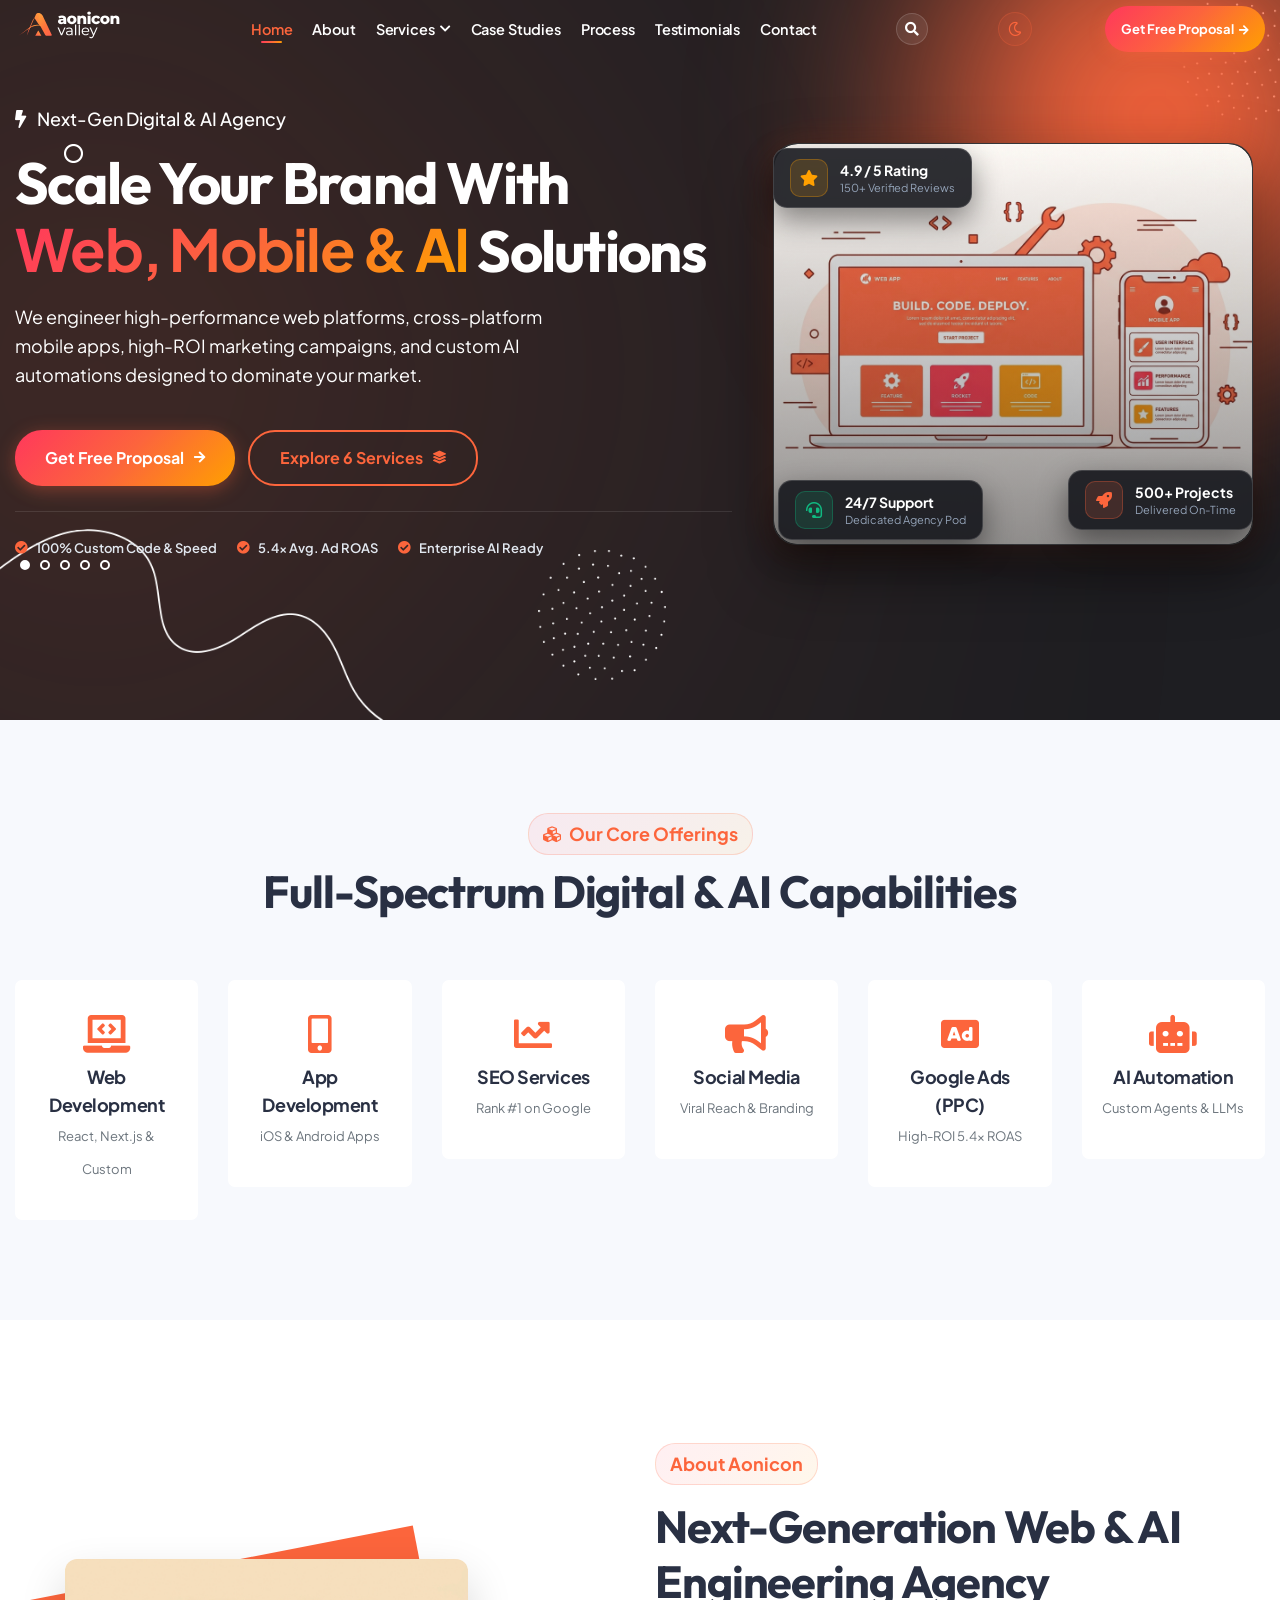
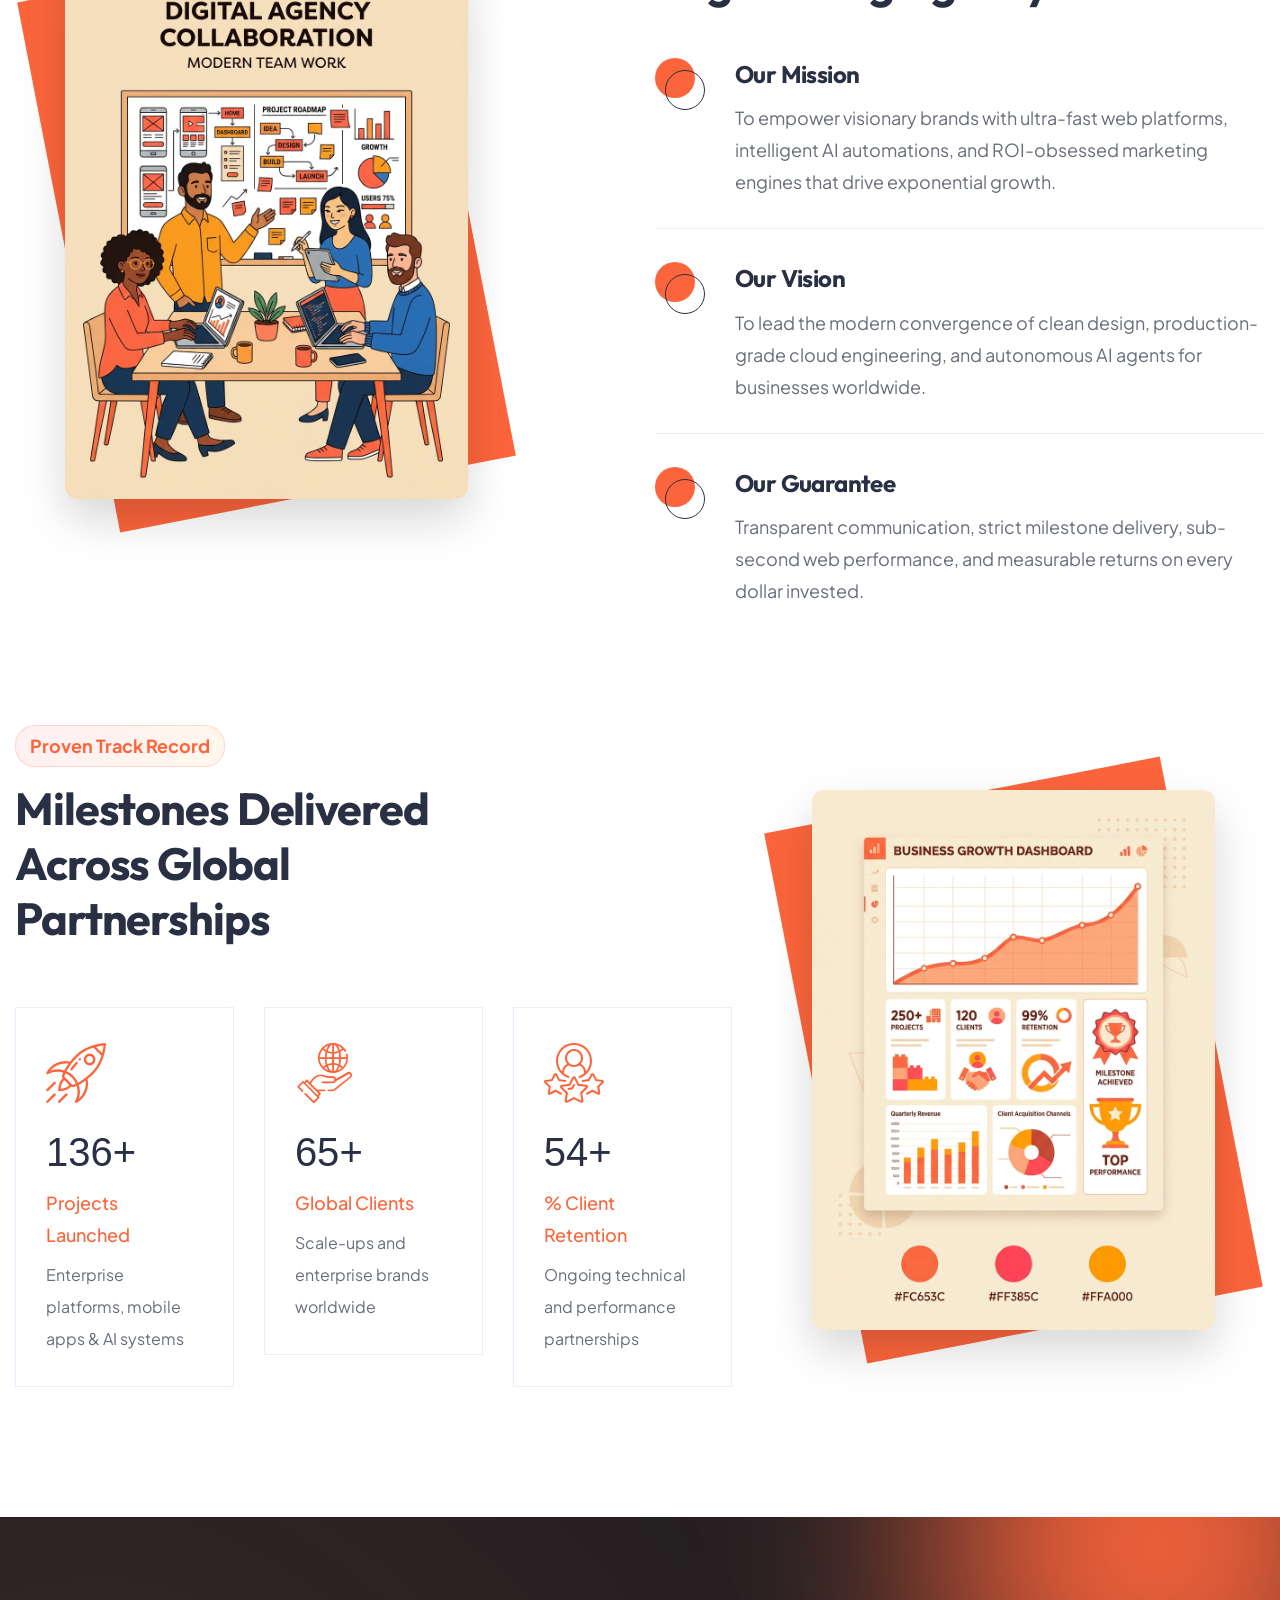
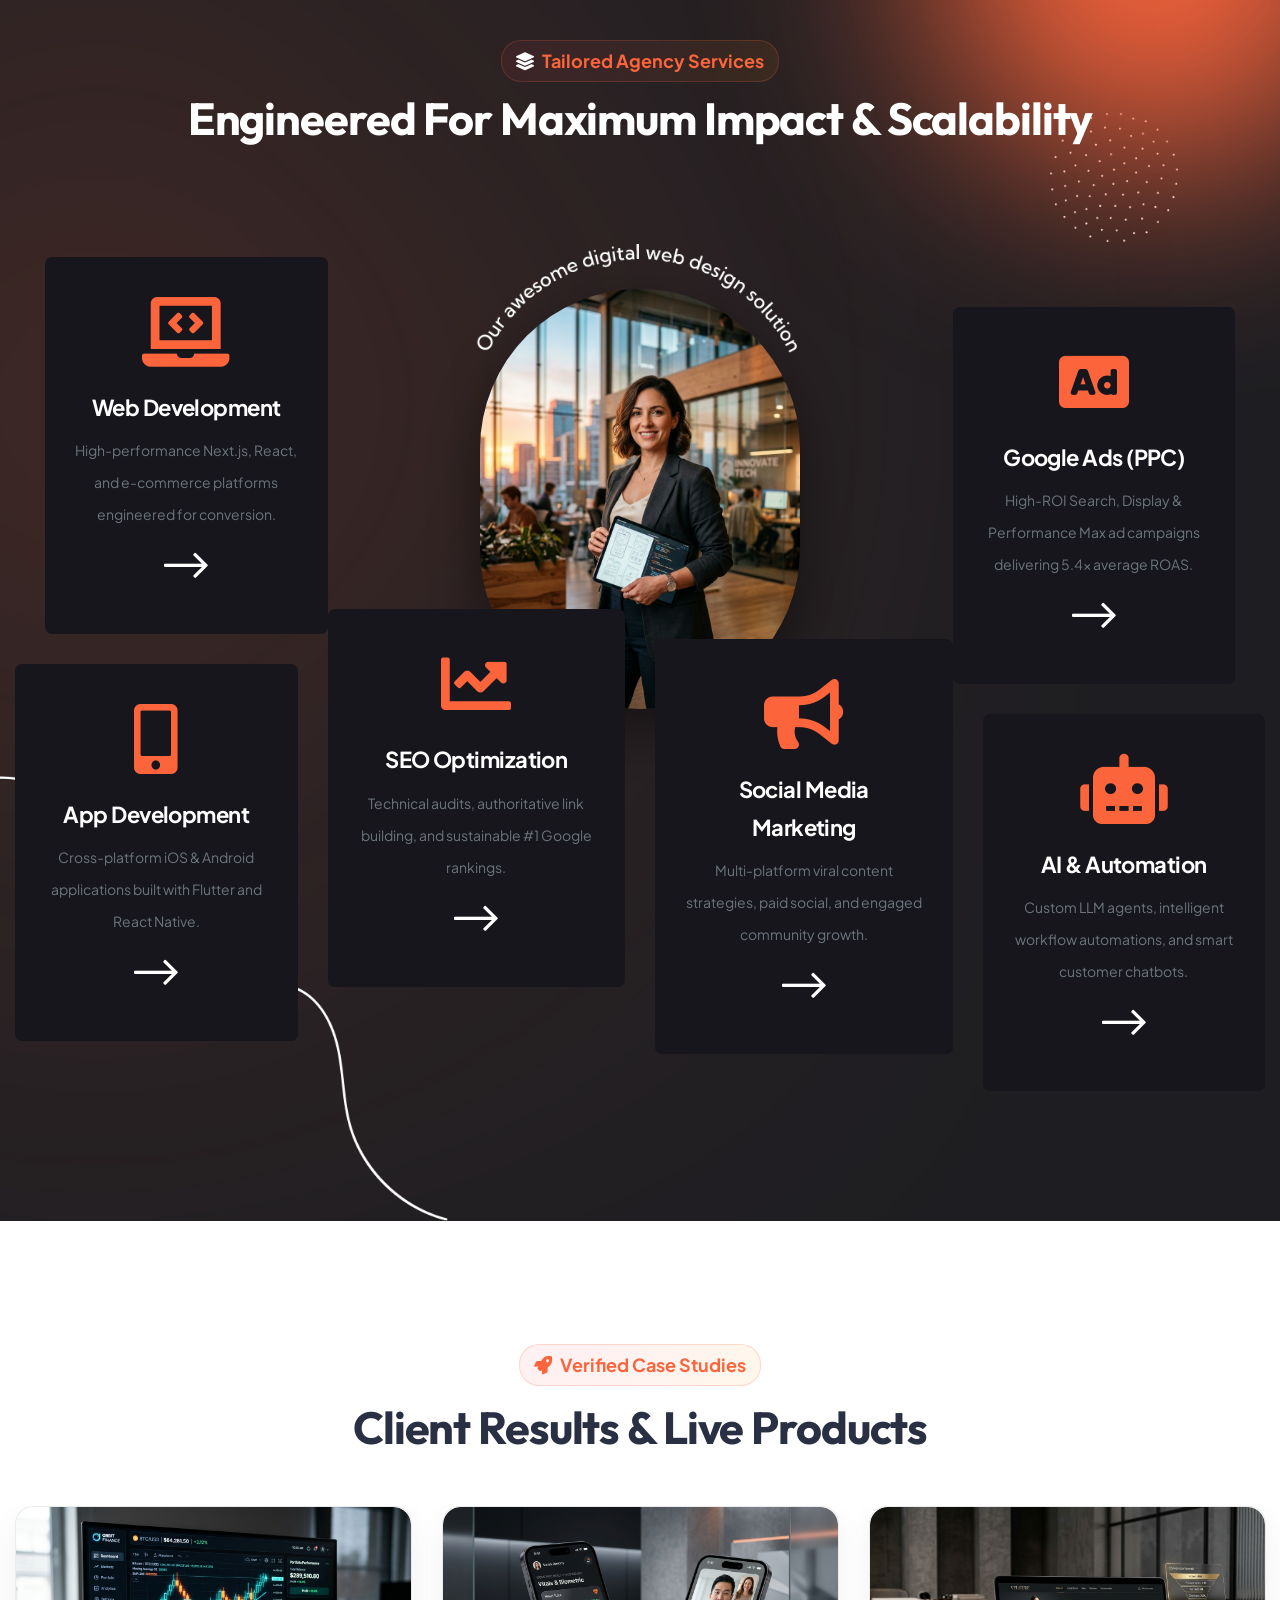
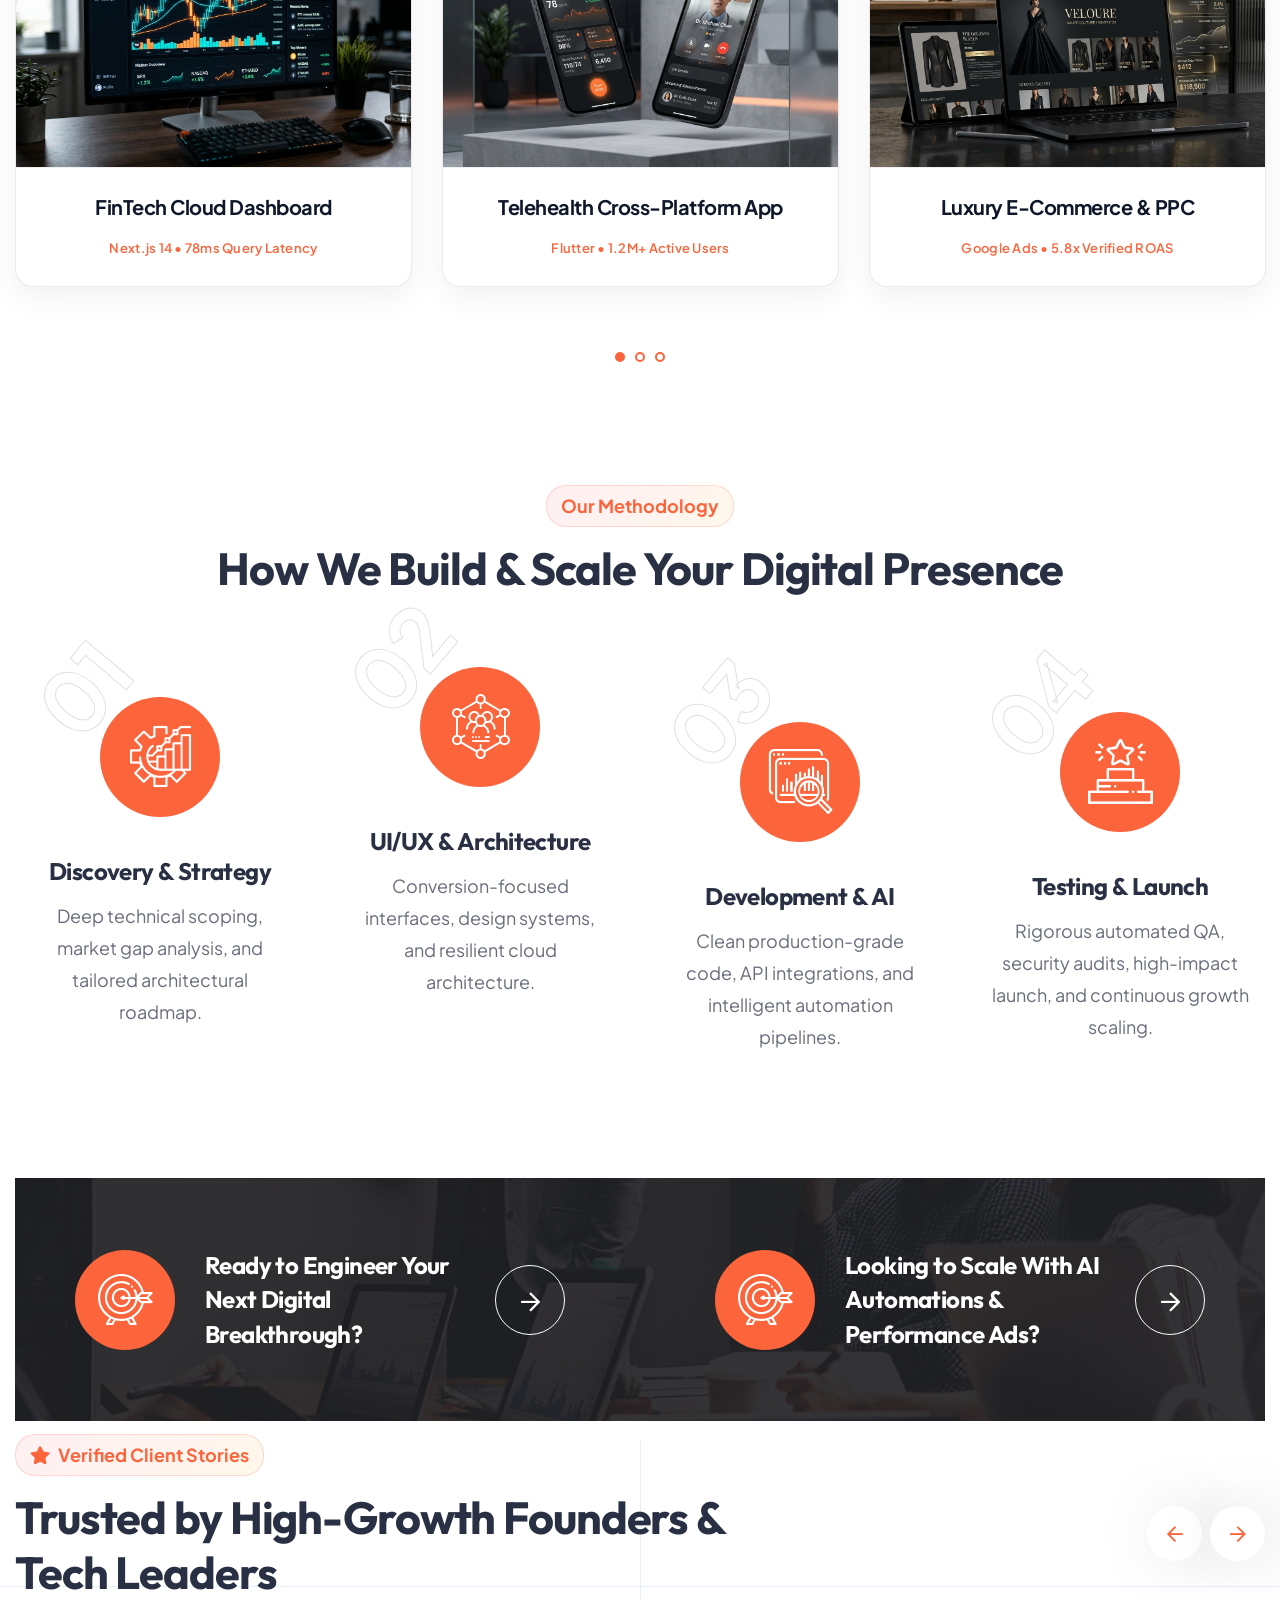
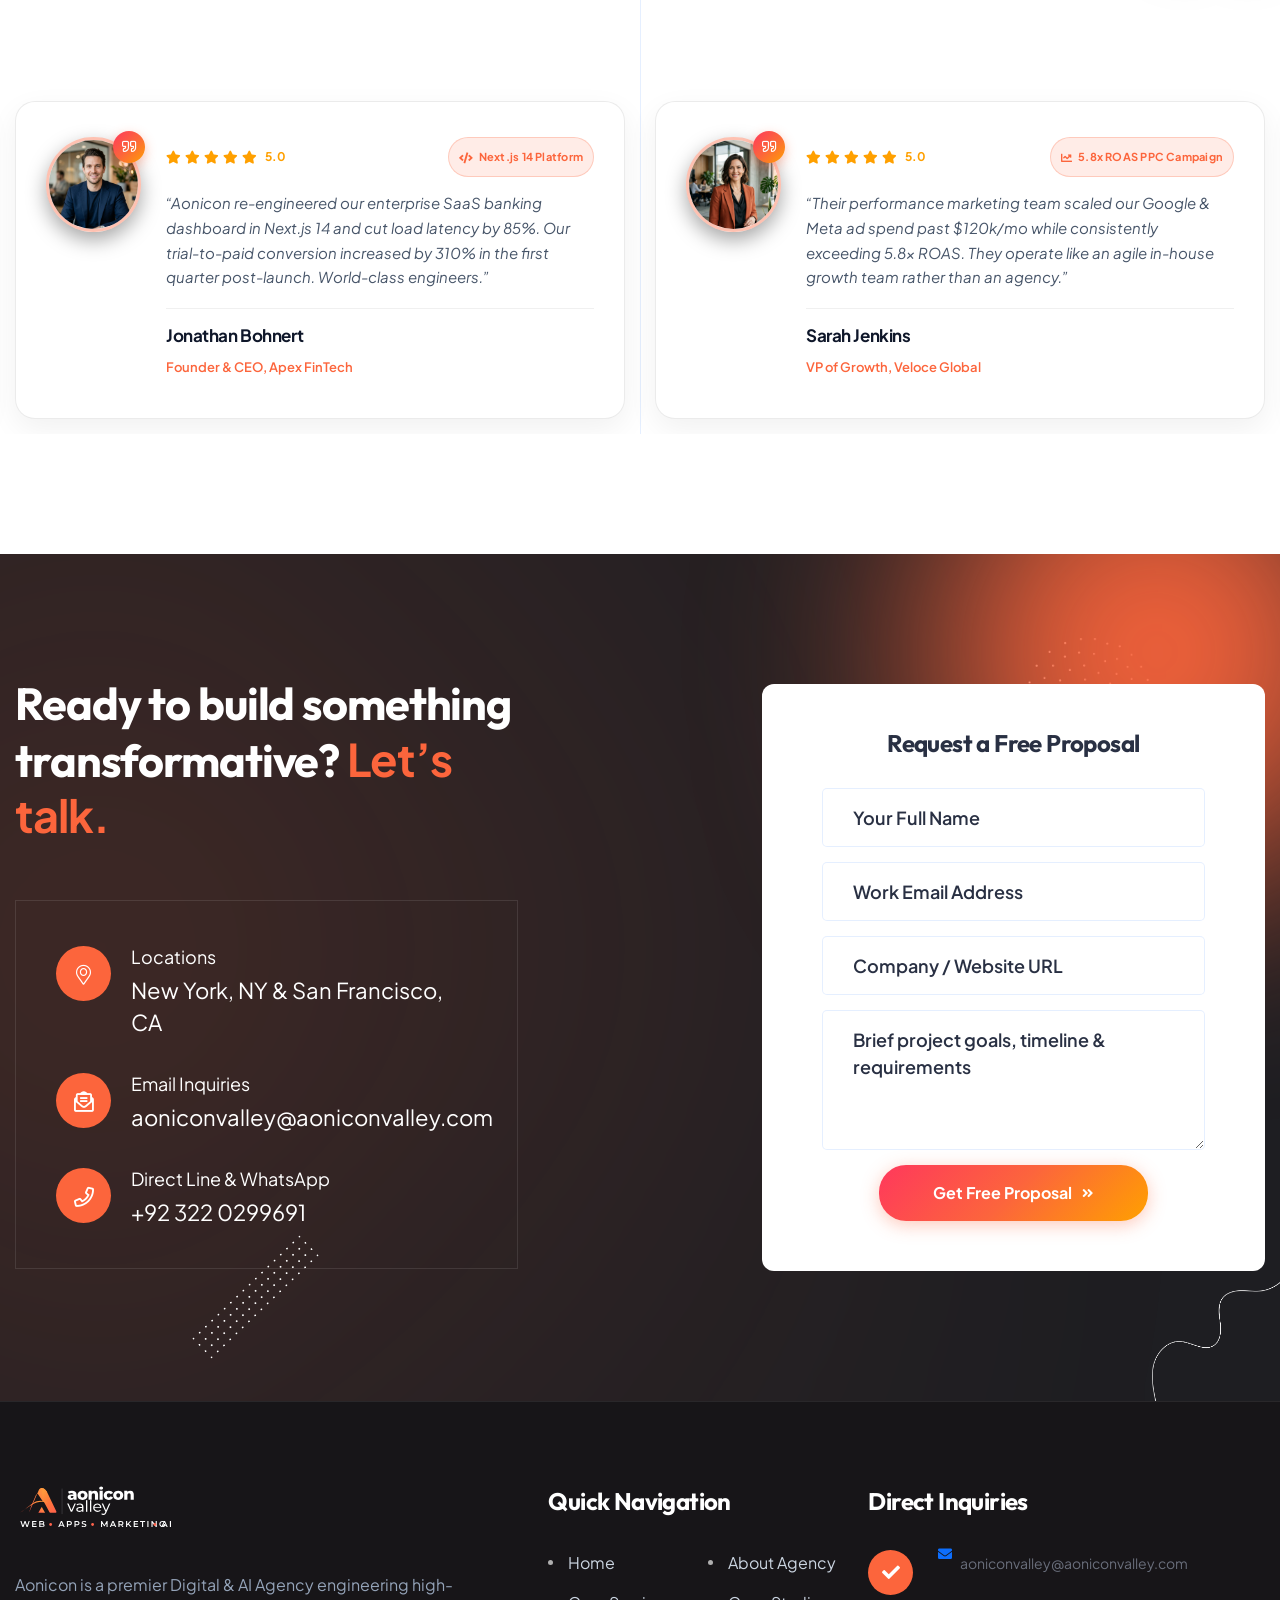
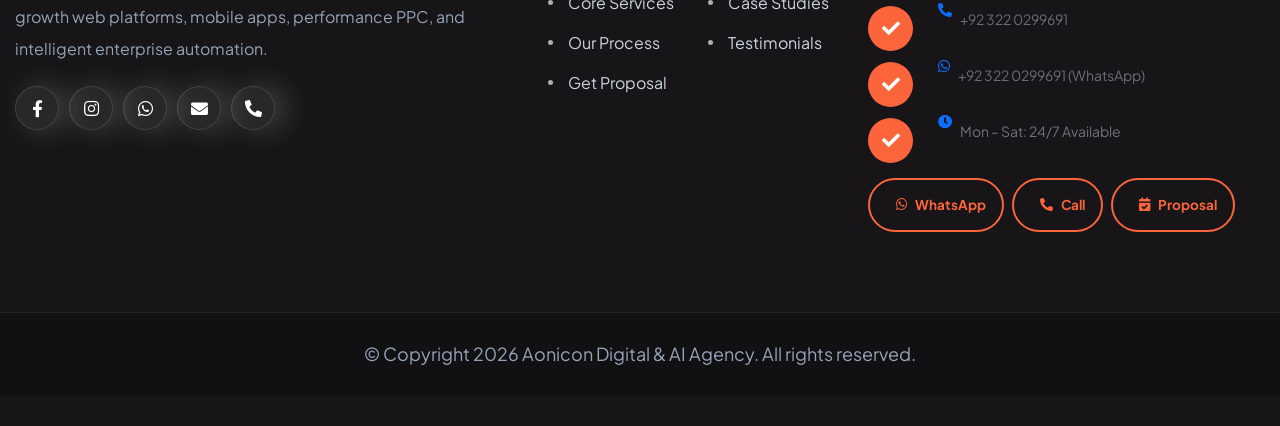
<file: index.html>
<!DOCTYPE html>
<html lang="zxx">

<head>
    <!-- Required meta tags -->
    <meta charset="utf-8" />
    <meta name="description" content="" />
    <meta http-equiv="X-UA-Compatible" content="IE=edge">
    <meta name="viewport" content="width=device-width, initial-scale=1, shrink-to-fit=no">

    <!-- Title -->
    <title>Aonicon — Digital Innovation, Web & AI Solutions Agency</title>
    <!-- Favicon Icon Pack -->
    <link rel="icon" href="/public/favicon.ico" sizes="any">
    <link rel="shortcut icon" href="/public/favicon.ico" type="image/x-icon">
    <link rel="icon" href="/public/favicon.svg" type="image/svg+xml">
    <link rel="icon" type="image/png" sizes="32x32" href="/public/favicon-32x32.png">
    <link rel="icon" type="image/png" sizes="16x16" href="/public/favicon-16x16.png">
    <link rel="apple-touch-icon" sizes="180x180" href="/public/apple-touch-icon.png">
    <link rel="manifest" href="/public/site.webmanifest">
    <!-- Google Fonts (Plus Jakarta Sans & Outfit for modern consistent typography) -->
    <link rel="preconnect" href="https://fonts.googleapis.com">
    <link rel="preconnect" href="https://fonts.gstatic.com" crossorigin>
    <link
        href="https://fonts.googleapis.com/css2?family=Plus+Jakarta+Sans:wght@300;400;500;600;700;800&family=Outfit:wght@400;500;600;700;800;900&display=swap"
        rel="stylesheet">

    <!-- Flaticon -->
    <link rel="stylesheet" href="assets/css/flaticon.min.css">
    <!-- Font Awesome -->
    <link rel="stylesheet" href="assets/css/fontawesome-5.14.0.min.css">
    <!-- Bootstrap -->
    <link rel="stylesheet" href="assets/css/bootstrap.min.css">
    <!-- Magnific Popup -->
    <link rel="stylesheet" href="assets/css/magnific-popup.min.css">
    <!-- Nice Select -->
    <link rel="stylesheet" href="assets/css/nice-select.min.css">
    <!-- Type Writer -->
    <link rel="stylesheet" href="assets/css/jquery.animatedheadline.css">
    <!-- Animate -->
    <link rel="stylesheet" href="assets/css/animate.min.css">
    <!-- Slick -->
    <link rel="stylesheet" href="assets/css/slick.min.css">
    <!-- Main Style -->
    <link rel="stylesheet" href="assets/css/style.css">
    <!-- Aonicon Design System, Brand Theme & Consistency -->
    <link rel="stylesheet" href="assets/css/aonicon.css">

</head>

<body class="home-one">
    <div class="page-wrapper">

        <!-- Preloader -->
        <div class="preloader"></div>

        <!-- main header -->
        <header class="main-header header-two">
            <!--Header-Upper-->
            <div class="header-upper">
                <div class="container clearfix">

                    <div class="header-inner rel d-flex align-items-center">
                        <div class="logo-outer">
                            <div class="logo">
                                <a href="/" title="Aonicon Valley">
                                    <img class="logo-dark" src="/public/logo-dark.svg"
                                        alt="Aonicon Valley" height="32" style="height: 32px; width: auto;">
                                    <img class="logo-light" src="/public/logo-light.svg"
                                        alt="Aonicon Valley" height="32" style="height: 32px; width: auto;">
                                </a>
                            </div>
                        </div>

                        <div class="nav-outer clearfix">
                            <!-- Main Menu -->
                            <nav class="main-menu navbar-expand-lg">
                                <div class="navbar-header">
                                    <div class="mobile-logo my-15">
                                        <a href="/" title="Aonicon Valley">
                                            <img class="logo-dark" src="/public/logo-dark.svg"
                                                alt="Aonicon Valley" height="32" style="height: 32px; width: auto;">
                                            <img class="logo-light" src="/public/logo-light.svg"
                                                alt="Aonicon Valley" height="32" style="height: 32px; width: auto;">
                                        </a>
                                    </div>

                                    <!-- Toggle Button -->
                                    <button type="button" class="navbar-toggle" data-bs-toggle="collapse"
                                        data-bs-target=".navbar-collapse">
                                        <span class="icon-bar"></span>
                                        <span class="icon-bar"></span>
                                        <span class="icon-bar"></span>
                                    </button>
                                </div>
                                <div class="navbar-collapse collapse clearfix">
                                    <ul class="navigation clearfix">
                                        <li class="current"><a href="#home">Home</a></li>
                                        <li><a href="#about">About</a></li>
                                        <li class="dropdown"><a href="#services">Services</a>
                                            <ul>
                                                <li><a href="#services"><i class="fas fa-code me-2"></i> Web Development</a></li>
                                                <li><a href="#services"><i class="fas fa-mobile-alt me-2"></i> App Development</a></li>
                                                <li><a href="#services"><i class="fas fa-chart-line me-2"></i> SEO Services</a></li>
                                                <li><a href="#services"><i class="fas fa-bullhorn me-2"></i> Social Media</a></li>
                                                <li><a href="#services"><i class="fas fa-ad me-2"></i> Google Ads (PPC)</a></li>
                                                <li><a href="#services"><i class="fas fa-robot me-2"></i> AI Automations</a></li>
                                            </ul>
                                        </li>
                                        <li><a href="#projects">Case Studies</a></li>
                                        <li><a href="#process">Process</a></li>
                                        <li><a href="#testimonials">Testimonials</a></li>
                                        <li><a href="#contact">Contact</a></li>
                                        <li class="d-lg-none pt-15"><a href="#contact" class="theme-btn w-100 text-center py-2 text-white">Get Free Proposal <i class="fas fa-arrow-right ms-2"></i></a></li>
                                    </ul>
                                </div>

                            </nav>
                            <!-- Main Menu End-->
                        </div>

                        <!-- Nav Search -->
                        <div class="nav-search">
                            <button class="fas fa-search" aria-label="Search"></button>
                            <form action="#" class="hide">
                                <input type="text" placeholder="Search services..." class="searchbox" required="">
                                <button type="submit" class="searchbutton fas fa-search" aria-label="Submit Search"></button>
                            </form>
                        </div>

                        <!-- Theme Toggle (Light / Dark Mode) -->
                        <div class="theme-toggle-wrap">
                            <button class="theme-toggle-btn" id="themeToggleBtn" title="Toggle Light / Dark Mode"
                                aria-label="Toggle Theme">
                                <i class="far fa-moon icon-moon"></i>
                                <i class="far fa-sun icon-sun"></i>
                            </button>
                        </div>

                        <!-- Menu Button -->
                        <div class="menu-btns">
                            <a href="#contact" class="theme-btn">Get Free Proposal <i
                                    class="fas fa-arrow-right"></i></a>
                        </div>
                    </div>
                </div>
            </div>
            <!--End Header Upper-->
        </header>


        <!-- Slider Section Start -->
        <section class="main-slider-area bgc-black-with-lighting rel z-1" id="home">
            <div class="main-slider-active">
                <!-- Slide 1: Web, Mobile & AI Engineering -->
                <div class="slider-item">
                    <div class="container">
                        <div class="row align-items-center">
                            <div class="col-lg-7 col-xl-7">
                                <div class="slider-content">
                                    <span class="sub-title"><i class="fas fa-bolt me-2"></i> Next-Gen Digital &amp; AI
                                        Agency</span>
                                    <h1>Scale Your Brand With <span class="gradient-text">Web, Mobile &amp; AI</span>
                                        Solutions</h1>
                                    <p class="text-white opacity-80 mb-30"
                                        style="font-size: 18px; line-height: 1.6; max-width: 580px;">
                                        We engineer high-performance web platforms, cross-platform mobile apps, high-ROI
                                        marketing campaigns, and custom AI automations designed to dominate your market.
                                    </p>
                                    <div class="slider-btns">
                                        <a href="#contact" class="theme-btn">Get Free Proposal <i
                                                class="fas fa-arrow-right"></i></a>
                                        <a href="#services" class="theme-btn style-three">Explore 6 Services <i
                                                class="fas fa-layer-group"></i></a>
                                    </div>
                                    <div class="hero-trust-list">
                                        <div class="hero-trust-item"><i class="fas fa-check-circle"></i> 100% Custom
                                            Code &amp; Speed</div>
                                        <div class="hero-trust-item"><i class="fas fa-check-circle"></i> 5.4x Avg. Ad
                                            ROAS</div>
                                        <div class="hero-trust-item"><i class="fas fa-check-circle"></i> Enterprise AI
                                            Ready</div>
                                    </div>
                                </div>
                            </div>                            <div class="col-lg-5 col-xl-5">
                                <div class="hero-visual-showcase">
                                    <div class="hero-image-frame">
                                        <img src="assets/images/hero/aonicon-hero-web-showcase.jpg" alt="Aonicon Digital &amp; AI Agency Showcase" class="hero-main-img">
                                        <div class="hero-frame-glow"></div>
                                    </div>
                                    <div class="hero-simple-badge badge-top-left">
                                        <div class="badge-icon"><i class="fas fa-star"></i></div>
                                        <div class="badge-content">
                                            <strong>4.9 / 5 Rating</strong>
                                            <span>150+ Verified Reviews</span>
                                        </div>
                                    </div>
                                    <div class="hero-simple-badge badge-bottom-right">
                                        <div class="badge-icon badge-icon-rocket"><i class="fas fa-rocket"></i></div>
                                        <div class="badge-content">
                                            <strong>500+ Projects</strong>
                                            <span>Delivered On-Time</span>
                                        </div>
                                    </div>
                                    <div class="hero-simple-badge badge-bottom-left">
                                        <div class="badge-icon badge-icon-support"><i class="fas fa-headset"></i></div>
                                        <div class="badge-content">
                                            <strong>24/7 Support</strong>
                                            <span>Dedicated Agency Pod</span>
                                        </div>
                                    </div>
                                </div>
                            </div>
                        </div>
                    </div>
                </div>

                <!-- Slide 2: AI & High-ROI Marketing Growth -->
                <div class="slider-item">
                    <div class="container">
                        <div class="row align-items-center">
                            <div class="col-lg-7 col-xl-7">
                                <div class="slider-content">
                                    <span class="sub-title"><i class="fas fa-robot me-2"></i> Custom AI &amp;
                                        Performance Marketing</span>
                                    <h1>Automate Workflows &amp; <span class="gradient-text">Skyrocket Revenue</span>
                                        With AI</h1>
                                    <p class="text-white opacity-80 mb-30"
                                        style="font-size: 18px; line-height: 1.6; max-width: 580px;">
                                        Integrate intelligent AI chatbots, streamline repetitive business operations,
                                        and scale paid acquisition with data-backed Google Ads and organic SEO
                                        dominance.
                                    </p>
                                    <div class="slider-btns">
                                        <a href="#contact" class="theme-btn">Schedule Strategy Call <i
                                                class="fas fa-arrow-right"></i></a>
                                        <a href="#projects" class="theme-btn style-three">View Client Case Studies
                                            <i class="fas fa-chart-line"></i></a>
                                    </div>
                                    <div class="hero-trust-list">
                                        <div class="hero-trust-item"><i class="fas fa-check-circle"></i> Custom AI Agents</div>
                                        <div class="hero-trust-item"><i class="fas fa-check-circle"></i> Fast MVP Delivery</div>
                                        <div class="hero-trust-item"><i class="fas fa-check-circle"></i> 99.8% Client Retention</div>
                                    </div>
                                </div>
                            </div>
                            <div class="col-lg-5 col-xl-5">
                                <div class="hero-visual-showcase">
                                    <div class="hero-image-frame">
                                        <img src="assets/images/hero/aonicon-hero-ai-showcase.jpg" alt="Aonicon AI &amp; Automation Showcase" class="hero-main-img">
                                        <div class="hero-frame-glow"></div>
                                    </div>
                                    <div class="hero-simple-badge badge-top-left">
                                        <div class="badge-icon"><i class="fas fa-robot"></i></div>
                                        <div class="badge-content">
                                            <strong>Smart AI Agents</strong>
                                            <span>Intelligent Workflows</span>
                                        </div>
                                    </div>
                                    <div class="hero-simple-badge badge-bottom-right">
                                        <div class="badge-icon badge-icon-rocket"><i class="fas fa-bolt"></i></div>
                                        <div class="badge-content">
                                            <strong>Fast Execution</strong>
                                            <span>2-Week MVP Delivery</span>
                                        </div>
                                    </div>
                                    <div class="hero-simple-badge badge-bottom-left">
                                        <div class="badge-icon badge-icon-support"><i class="fas fa-shield-alt"></i></div>
                                        <div class="badge-content">
                                            <strong>Enterprise Grade</strong>
                                            <span>Secure &amp; Scalable Cloud</span>
                                        </div>
                                    </div>
                                </div>
                            </div>
                        </div>
                    </div>
                </div>

                <!-- Slide 3: SEO & Google Ads PPC -->
                <div class="slider-item">
                    <div class="container">
                        <div class="row align-items-center">
                            <div class="col-lg-7 col-xl-7">
                                <div class="slider-content">
                                    <span class="sub-title"><i class="fas fa-search me-2"></i> SEO &amp; Performance Marketing</span>
                                    <h1>Dominate Search &amp; <span class="gradient-text">Maximize Ad ROAS</span> With Expert PPC</h1>
                                    <p class="text-white opacity-80 mb-30" style="font-size: 18px; line-height: 1.6; max-width: 580px;">
                                        Our certified Google Ads specialists and SEO engineers drive qualified traffic, slash acquisition costs, and turn every ad dollar into measurable, compounding revenue growth.
                                    </p>
                                    <div class="slider-btns">
                                        <a href="#contact" class="theme-btn">Get SEO Audit <i class="fas fa-arrow-right"></i></a>
                                        <a href="#projects" class="theme-btn style-three">See PPC Results <i class="fas fa-chart-bar"></i></a>
                                    </div>
                                    <div class="hero-trust-list">
                                        <div class="hero-trust-item"><i class="fas fa-check-circle"></i> 5.4x Avg. ROAS</div>
                                        <div class="hero-trust-item"><i class="fas fa-check-circle"></i> Top 3 Google Rankings</div>
                                        <div class="hero-trust-item"><i class="fas fa-check-circle"></i> -42% Acquisition Cost</div>
                                    </div>
                                </div>
                            </div>
                            <div class="col-lg-5 col-xl-5">
                                <div class="hero-visual-showcase">
                                    <div class="hero-image-frame">
                                        <img src="assets/images/hero/aonicon-hero-seo-showcase.jpg" alt="Aonicon SEO &amp; PPC Marketing" class="hero-main-img">
                                        <div class="hero-frame-glow"></div>
                                    </div>
                                    <div class="hero-simple-badge badge-top-left">
                                        <div class="badge-icon"><i class="fas fa-search"></i></div>
                                        <div class="badge-content">
                                            <strong>Top 3 Rankings</strong>
                                            <span>Google Organic SEO</span>
                                        </div>
                                    </div>
                                    <div class="hero-simple-badge badge-bottom-right">
                                        <div class="badge-icon badge-icon-rocket"><i class="fas fa-bullhorn"></i></div>
                                        <div class="badge-content">
                                            <strong>5.4x ROAS</strong>
                                            <span>Google Ads Performance</span>
                                        </div>
                                    </div>
                                    <div class="hero-simple-badge badge-bottom-left">
                                        <div class="badge-icon badge-icon-support"><i class="fas fa-chart-line"></i></div>
                                        <div class="badge-content">
                                            <strong>+240% Traffic</strong>
                                            <span>Organic Revenue Growth</span>
                                        </div>
                                    </div>
                                </div>
                            </div>
                        </div>
                    </div>
                </div>

                <!-- Slide 4: UI/UX Design -->
                <div class="slider-item">
                    <div class="container">
                        <div class="row align-items-center">
                            <div class="col-lg-7 col-xl-7">
                                <div class="slider-content">
                                    <span class="sub-title"><i class="fas fa-pencil-ruler me-2"></i> UI/UX Design &amp; Branding</span>
                                    <h1>Convert More Users With <span class="gradient-text">World-Class UI/UX</span> Design</h1>
                                    <p class="text-white opacity-80 mb-30" style="font-size: 18px; line-height: 1.6; max-width: 580px;">
                                        We craft pixel-perfect interfaces and immersive user experiences that drive engagement, reduce churn, and turn your product into a brand users love and recommend.
                                    </p>
                                    <div class="slider-btns">
                                        <a href="#contact" class="theme-btn">Start Your Design <i class="fas fa-arrow-right"></i></a>
                                        <a href="#projects" class="theme-btn style-three">View Design Work <i class="fas fa-palette"></i></a>
                                    </div>
                                    <div class="hero-trust-list">
                                        <div class="hero-trust-item"><i class="fas fa-check-circle"></i> Figma &amp; Prototyping</div>
                                        <div class="hero-trust-item"><i class="fas fa-check-circle"></i> Mobile-First Design</div>
                                        <div class="hero-trust-item"><i class="fas fa-check-circle"></i> Brand Identity Systems</div>
                                    </div>
                                </div>
                            </div>
                            <div class="col-lg-5 col-xl-5">
                                <div class="hero-visual-showcase">
                                    <div class="hero-image-frame">
                                        <img src="assets/images/hero/aonicon-hero-uiux-showcase.jpg" alt="Aonicon UI/UX Design &amp; Branding" class="hero-main-img">
                                        <div class="hero-frame-glow"></div>
                                    </div>
                                    <div class="hero-simple-badge badge-top-left">
                                        <div class="badge-icon"><i class="fas fa-pencil-ruler"></i></div>
                                        <div class="badge-content">
                                            <strong>Figma Prototypes</strong>
                                            <span>High-Fidelity Designs</span>
                                        </div>
                                    </div>
                                    <div class="hero-simple-badge badge-bottom-right">
                                        <div class="badge-icon badge-icon-rocket"><i class="fas fa-paint-brush"></i></div>
                                        <div class="badge-content">
                                            <strong>Brand Identity</strong>
                                            <span>Logo &amp; Design Systems</span>
                                        </div>
                                    </div>
                                    <div class="hero-simple-badge badge-bottom-left">
                                        <div class="badge-icon badge-icon-support"><i class="fas fa-mobile-alt"></i></div>
                                        <div class="badge-content">
                                            <strong>Mobile-First</strong>
                                            <span>Responsive &amp; Accessible</span>
                                        </div>
                                    </div>
                                </div>
                            </div>
                        </div>
                    </div>
                </div>

                <!-- Slide 5: Cloud & DevOps -->
                <div class="slider-item">
                    <div class="container">
                        <div class="row align-items-center">
                            <div class="col-lg-7 col-xl-7">
                                <div class="slider-content">
                                    <span class="sub-title"><i class="fas fa-cloud me-2"></i> Cloud Infrastructure &amp; DevOps</span>
                                    <h1>Scale Infinitely With <span class="gradient-text">Enterprise Cloud</span> &amp; DevOps Pipelines</h1>
                                    <p class="text-white opacity-80 mb-30" style="font-size: 18px; line-height: 1.6; max-width: 580px;">
                                        We architect AWS, GCP, and Azure cloud infrastructures with automated CI/CD pipelines, Kubernetes orchestration, and zero-downtime deployments for enterprise-grade reliability.
                                    </p>
                                    <div class="slider-btns">
                                        <a href="#contact" class="theme-btn">Cloud Consultation <i class="fas fa-arrow-right"></i></a>
                                        <a href="#projects" class="theme-btn style-three">View Cloud Projects <i class="fas fa-server"></i></a>
                                    </div>
                                    <div class="hero-trust-list">
                                        <div class="hero-trust-item"><i class="fas fa-check-circle"></i> 99.99% Uptime SLA</div>
                                        <div class="hero-trust-item"><i class="fas fa-check-circle"></i> AWS / GCP / Azure</div>
                                        <div class="hero-trust-item"><i class="fas fa-check-circle"></i> Zero-Trust Security</div>
                                    </div>
                                </div>
                            </div>
                            <div class="col-lg-5 col-xl-5">
                                <div class="hero-visual-showcase">
                                    <div class="hero-image-frame">
                                        <img src="assets/images/hero/aonicon-hero-cloud-showcase.jpg" alt="Aonicon Cloud &amp; DevOps" class="hero-main-img">
                                        <div class="hero-frame-glow"></div>
                                    </div>
                                    <div class="hero-simple-badge badge-top-left">
                                        <div class="badge-icon"><i class="fas fa-cloud"></i></div>
                                        <div class="badge-content">
                                            <strong>Multi-Cloud Ready</strong>
                                            <span>AWS, GCP &amp; Azure</span>
                                        </div>
                                    </div>
                                    <div class="hero-simple-badge badge-bottom-right">
                                        <div class="badge-icon badge-icon-rocket"><i class="fas fa-code-branch"></i></div>
                                        <div class="badge-content">
                                            <strong>Auto CI/CD</strong>
                                            <span>GitOps &amp; Kubernetes</span>
                                        </div>
                                    </div>
                                    <div class="hero-simple-badge badge-bottom-left">
                                        <div class="badge-icon badge-icon-support"><i class="fas fa-shield-alt"></i></div>
                                        <div class="badge-content">
                                            <strong>99.99% Uptime</strong>
                                            <span>Enterprise SLA Guarantee</span>
                                        </div>
                                    </div>
                                </div>
                            </div>
                        </div>
                    </div>
                </div>
            </div>
            <div class="container">
                <div class="main-slider-dots"></div>
            </div>
            <div class="slider-shapes">
                <img class="shape dots one" src="assets/images/shapes/slider-dots.png" alt="Shape">
                <img class="shape dots two" src="assets/images/shapes/slider-dots.png" alt="Shape">
                <img class="shape wave-line" src="assets/images/shapes/slider-wave-line.png" alt="Shape">
                <img class="shape circle" src="assets/images/shapes/slider-circle.png" alt="Shape">
            </div>
        </section>
        <!-- Slider Section End -->


        <!-- Core Feature start -->
        <section class="feature-area-five bgc-lighter pt-100 pb-70">
            <div class="container">
                <div class="section-title text-center mb-60 wow fadeInUp delay-0-2s">
                    <span class="sub-title mb-10"><i class="fas fa-cubes me-2"></i> Our Core Offerings</span>
                    <h2>Full-Spectrum Digital &amp; AI Capabilities</h2>
                </div>
                <div
                    class="row row-cols-xl-6 row-cols-lg-4 row-cols-md-3 row-cols-sm-2 row-cols-1 justify-content-center">
                    <div class="col wow fadeInUp delay-0-2s">
                        <div class="feature-item-five">
                            <i class="fas fa-laptop-code" style="font-size: 38px; color: var(--aonicon-primary);"></i>
                            <h5><a href="#services">Web Development</a></h5>
                            <span class="text-muted" style="font-size: 13px;">React, Next.js &amp; Custom</span>
                        </div>
                    </div>
                    <div class="col wow fadeInUp delay-0-3s">
                        <div class="feature-item-five">
                            <i class="fas fa-mobile-alt" style="font-size: 38px; color: var(--aonicon-primary);"></i>
                            <h5><a href="#services">App Development</a></h5>
                            <span class="text-muted" style="font-size: 13px;">iOS &amp; Android Apps</span>
                        </div>
                    </div>
                    <div class="col wow fadeInUp delay-0-4s">
                        <div class="feature-item-five">
                            <i class="fas fa-chart-line" style="font-size: 38px; color: var(--aonicon-primary);"></i>
                            <h5><a href="#services">SEO Services</a></h5>
                            <span class="text-muted" style="font-size: 13px;">Rank #1 on Google</span>
                        </div>
                    </div>
                    <div class="col wow fadeInUp delay-0-5s">
                        <div class="feature-item-five">
                            <i class="fas fa-bullhorn" style="font-size: 38px; color: var(--aonicon-primary);"></i>
                            <h5><a href="#services">Social Media</a></h5>
                            <span class="text-muted" style="font-size: 13px;">Viral Reach &amp; Branding</span>
                        </div>
                    </div>
                    <div class="col wow fadeInUp delay-0-6s">
                        <div class="feature-item-five">
                            <i class="fas fa-ad" style="font-size: 38px; color: var(--aonicon-primary);"></i>
                            <h5><a href="#services">Google Ads (PPC)</a></h5>
                            <span class="text-muted" style="font-size: 13px;">High-ROI 5.4x ROAS</span>
                        </div>
                    </div>
                    <div class="col wow fadeInUp delay-0-7s">
                        <div class="feature-item-five">
                            <i class="fas fa-robot" style="font-size: 38px; color: var(--aonicon-primary);"></i>
                            <h5><a href="#services">AI Automation</a></h5>
                            <span class="text-muted" style="font-size: 13px;">Custom Agents &amp; LLMs</span>
                        </div>
                    </div>
                </div>
            </div>
        </section>
        <!-- Core Feature end -->


        <!-- About Us Area start -->
        <section class="about-area-one pt-130 pb-125 rel z-1" id="about">
            <div class="container">
                <div class="row justify-content-between align-items-center">
                    <div class="col-lg-5">
                        <div class="about-image-one bg-squire-shape rmb-85 wow fadeInUp delay-0-2s">
                            <img src="assets/images/about/aonicon-about-team.jpg"
                                alt="About Aonicon Digital &amp; AI Agency">
                            <img class="image-left" src="assets/images/shapes/image-left.png" alt="shape">
                        </div>
                    </div>
                    <div class="col-xl-6 col-lg-7">
                        <div class="about-content-one wow fadeInUp delay-0-4s">
                            <div class="section-title mb-45">
                                <span class="sub-title mb-15">About Aonicon</span>
                                <h2>Next-Generation Web &amp; AI Engineering Agency</h2>
                            </div>
                            <ul class="list-style-one">
                                <li>
                                    <div class="content">
                                        <h4>Our Mission</h4>
                                        <p>To empower visionary brands with ultra-fast web platforms, intelligent AI
                                            automations, and ROI-obsessed marketing engines that drive exponential
                                            growth.</p>
                                    </div>
                                </li>
                                <li>
                                    <div class="content">
                                        <h4>Our Vision</h4>
                                        <p>To lead the modern convergence of clean design, production-grade cloud
                                            engineering, and autonomous AI agents for businesses worldwide.</p>
                                    </div>
                                </li>
                                <li>
                                    <div class="content">
                                        <h4>Our Guarantee</h4>
                                        <p>Transparent communication, strict milestone delivery, sub-second web
                                            performance, and measurable returns on every dollar invested.</p>
                                    </div>
                                </li>
                            </ul>
                        </div>
                    </div>
                </div>
            </div>
        </section>
        <!-- About Us Area end -->


        <!-- Statistics Three Area start -->
        <section class="statistics-area-three bgs-cover pb-100 rel z-1">
            <div class="container">
                <div class="row justify-content-between align-items-center">
                    <div class="col-lg-7">
                        <div class="statistics-three-content rmb-65 wow fadeInRight delay-0-2s">
                            <div class="row justify-content-center justify-content-xl-start">
                                <div class="col-xl-9">
                                    <div class="section-title mb-60">
                                        <span class="sub-title mb-15">Proven Track Record</span>
                                        <h2>Milestones Delivered Across Global Partnerships</h2>
                                    </div>
                                </div>
                                <div class="col-xl-4 col-lg-6 col-md-4 col-sm-6">
                                    <div class="counter-item style-two counter-text-wrap wow fadeInRight delay-0-3s">
                                        <i class="flaticon-startup"></i>
                                        <span class="count-text" data-speed="2500" data-stop="250">0</span>
                                        <span class="counter-title">Projects Launched</span>
                                        <p>Enterprise platforms, mobile apps &amp; AI systems</p>
                                    </div>
                                </div>
                                <div class="col-xl-4 col-lg-6 col-md-4 col-sm-6">
                                    <div class="counter-item style-two counter-text-wrap wow fadeInRight delay-0-5s">
                                        <i class="flaticon-global"></i>
                                        <span class="count-text" data-speed="2500" data-stop="120">0</span>
                                        <span class="counter-title">Global Clients</span>
                                        <p>Scale-ups and enterprise brands worldwide</p>
                                    </div>
                                </div>
                                <div class="col-xl-4 col-lg-6 col-md-4 col-sm-6">
                                    <div class="counter-item style-two counter-text-wrap wow fadeInRight delay-0-7s">
                                        <i class="flaticon-rating"></i>
                                        <span class="count-text" data-speed="2500" data-stop="99">0</span>
                                        <span class="counter-title">% Client Retention</span>
                                        <p>Ongoing technical and performance partnerships</p>
                                    </div>
                                </div>
                            </div>
                        </div>
                    </div>
                    <div class="col-lg-5">
                        <div class="statistics-three-image bg-squire-shape mb-30 wow fadeInLeft delay-0-3s">
                            <img src="assets/images/about/aonicon-growth-stats.jpg"
                                alt="Aonicon Milestones &amp; Growth Analytics">
                            <img class="image-right" src="assets/images/shapes/image-right.png" alt="shape">
                        </div>
                    </div>
                </div>
            </div>
        </section>
        <!-- Statistics Three Area end -->


        <!-- Design Featured Start -->
        <section class="design-feature-area overflow-hidden pt-130 pb-100 text-white bgc-black-with-lighting rel z-1" id="services">
            <div class="container">
                <div class="section-title text-center mb-60 wow fadeInUp delay-0-2s">
                    <span class="sub-title mb-10"><i class="fas fa-layer-group me-2"></i> Tailored Agency
                        Services</span>
                    <h2>Engineered For Maximum Impact &amp; Scalability</h2>
                </div>
                <div class="row no-gap align-items-center">
                    <div class="col-lg-3">
                        <div class="feature-left">
                            <div class="row">                                <div class="col-lg-12 col-sm-6">
                                    <div class="service-item style-three wow fadeInRight delay-0-2s">
                                        <div class="icon"><i class="fas fa-laptop-code"></i></div>
                                        <div class="content">
                                            <h4><a href="#contact">Web Development</a></h4>
                                            <p class="small text-muted mb-15">High-performance Next.js, React, and
                                                 e-commerce platforms engineered for conversion.</p>
                                            <a class="more-btn" href="#contact"><i
                                                    class="fal fa-long-arrow-right"></i></a>
                                        </div>
                                    </div>
                                </div>
                                <div class="col-lg-12 col-sm-6">
                                    <div class="service-item style-three wow fadeInRight delay-0-3s">
                                        <div class="icon"><i class="fas fa-mobile-alt"></i></div>
                                        <div class="content">
                                            <h4><a href="#contact">App Development</a></h4>
                                            <p class="small text-muted mb-15">Cross-platform iOS &amp; Android
                                                 applications built with Flutter and React Native.</p>
                                            <a class="more-btn" href="#contact"><i
                                                    class="fal fa-long-arrow-right"></i></a>
                                        </div>
                                    </div>
                                </div>
                            </div>
                        </div>
                    </div>
                    <div class="col-lg-6">
                        <div class="feature-middle rmt-30">
                            <div class="image wow fadeInUp delay-0-2s">
                                <img class="circle-text" src="assets/images/shapes/feature-image-top.png"
                                    alt="Aonicon Digital">
                                <img class="round" src="assets/images/features/aonicon-feature-architect.jpg"
                                    alt="Aonicon Digital Capabilities">
                            </div>
                            <div class="row">
                                <div class="col-sm-6">
                                    <div class="service-item style-three wow fadeInUp delay-0-3s">
                                        <div class="icon"><i class="fas fa-chart-line"></i></div>
                                        <div class="content">
                                            <h4><a href="#contact">SEO Optimization</a></h4>
                                            <p class="small text-muted mb-15">Technical audits, authoritative link
                                                 building, and sustainable #1 Google rankings.</p>
                                            <a class="more-btn" href="#contact"><i
                                                    class="fal fa-long-arrow-right"></i></a>
                                        </div>
                                    </div>
                                </div>
                                <div class="col-sm-6">
                                    <div class="service-item style-three mt-30 wow fadeInUp delay-0-4s">
                                        <div class="icon"><i class="fas fa-bullhorn"></i></div>
                                        <div class="content">
                                            <h4><a href="#contact">Social Media Marketing</a></h4>
                                            <p class="small text-muted mb-15">Multi-platform viral content strategies,
                                                 paid social, and engaged community growth.</p>
                                            <a class="more-btn" href="#contact"><i
                                                    class="fal fa-long-arrow-right"></i></a>
                                        </div>
                                    </div>
                                </div>
                            </div>
                        </div>
                    </div>
                    <div class="col-lg-3">
                        <div class="feature-right">
                            <div class="row">
                                <div class="col-lg-12 col-sm-6">
                                    <div class="service-item style-three mt-100 wow fadeInLeft delay-0-2s">
                                        <div class="icon"><i class="fas fa-ad"></i></div>
                                        <div class="content">
                                            <h4><a href="#contact">Google Ads (PPC)</a></h4>
                                            <p class="small text-muted mb-15">High-ROI Search, Display &amp; Performance
                                                 Max ad campaigns delivering 5.4x average ROAS.</p>
                                            <a class="more-btn" href="#contact"><i
                                                    class="fal fa-long-arrow-right"></i></a>
                                        </div>
                                    </div>
                                </div>
                                <div class="col-lg-12 col-sm-6">
                                    <div class="service-item style-three wow fadeInLeft delay-0-3s">
                                        <div class="icon"><i class="fas fa-robot"></i></div>
                                        <div class="content">
                                            <h4><a href="#contact">AI &amp; Automation</a></h4>
                                            <p class="small text-muted mb-15">Custom LLM agents, intelligent workflow
                                                 automations, and smart customer chatbots.</p>
                                            <a class="more-btn" href="#contact"><i
                                                    class="fal fa-long-arrow-right"></i></a>
                                        </div>
                                    </div>
                                </div>
                            </div>
                        </div>
                    </div>
                </div>
            </div>
            <div class="design-feature-shapes">
                <img class="shape dots" src="assets/images/shapes/slider-dots.png" alt="Shape">
                <img class="shape wave-line" src="assets/images/shapes/feature-wave-line.png" alt="Shape">
            </div>
        </section>
        <!-- Design Featured End -->


        <!-- Project Area start -->
        <section class="project-area-three py-130 rel z-1" id="projects">
            <div class="container">
                <div class="row justify-content-center">
                    <div class="col-lg-10">
                        <div class="section-title text-center mb-50 wow fadeInUp delay-0-2s">
                            <span class="sub-title mb-15"><i class="fas fa-rocket me-2"></i> Verified Case Studies</span>
                            <h2>Client Results &amp; Live Products</h2>
                        </div>
                    </div>
                </div>
            </div>
            <div class="project-three-active">
                <!-- Project 1: FinTech Dashboard -->
                <div class="project-item style-two wow fadeInUp delay-0-2s">
                    <div class="project-iamge">
                        <img src="assets/images/projects/aonicon-portfolio-fintech.jpg" alt="FinTech Analytics Platform">
                        <div class="project-over">
                            <a class="details-btn btn-case-study" href="#caseStudyModal" data-case-id="1" title="View Case Study Details"><i class="far fa-arrow-right"></i></a>
                        </div>
                    </div>
                    <div class="project-content">
                        <h4><a href="#caseStudyModal" class="btn-case-study" data-case-id="1">FinTech Cloud Dashboard</a></h4>
                        <span class="category">Next.js 14 &bull; 78ms Query Latency</span>
                    </div>
                </div>

                <!-- Project 2: Telehealth App -->
                <div class="project-item style-two wow fadeInUp delay-0-3s">
                    <div class="project-iamge">
                        <img src="assets/images/projects/aonicon-portfolio-telehealth.jpg" alt="Telehealth Mobile App">
                        <div class="project-over">
                            <a class="details-btn btn-case-study" href="#caseStudyModal" data-case-id="2" title="View Case Study Details"><i class="far fa-arrow-right"></i></a>
                        </div>
                    </div>
                    <div class="project-content">
                        <h4><a href="#caseStudyModal" class="btn-case-study" data-case-id="2">Telehealth Cross-Platform App</a></h4>
                        <span class="category">Flutter &bull; 1.2M+ Active Users</span>
                    </div>
                </div>

                <!-- Project 3: E-Commerce Growth -->
                <div class="project-item style-two wow fadeInUp delay-0-4s">
                    <div class="project-iamge">
                        <img src="assets/images/projects/aonicon-portfolio-ecommerce.jpg" alt="E-Commerce Omnichannel Growth">
                        <div class="project-over">
                            <a class="details-btn btn-case-study" href="#caseStudyModal" data-case-id="3" title="View Case Study Details"><i class="far fa-arrow-right"></i></a>
                        </div>
                    </div>
                    <div class="project-content">
                        <h4><a href="#caseStudyModal" class="btn-case-study" data-case-id="3">Luxury E-Commerce &amp; PPC</a></h4>
                        <span class="category">Google Ads &bull; 5.8x Verified ROAS</span>
                    </div>
                </div>

                <!-- Project 4: Autonomous AI Agent -->
                <div class="project-item style-two wow fadeInUp delay-0-5s">
                    <div class="project-iamge">
                        <img src="assets/images/projects/aonicon-portfolio-ai.jpg" alt="Autonomous AI Support Agent">
                        <div class="project-over">
                            <a class="details-btn btn-case-study" href="#caseStudyModal" data-case-id="4" title="View Case Study Details"><i class="far fa-arrow-right"></i></a>
                        </div>
                    </div>
                    <div class="project-content">
                        <h4><a href="#caseStudyModal" class="btn-case-study" data-case-id="4">Autonomous AI Support Agent</a></h4>
                        <span class="category">Custom AI &bull; 72% Auto-Resolved</span>
                    </div>
                </div>

                <!-- Project 5: Global Logistics IoT -->
                <div class="project-item style-two wow fadeInUp delay-0-6s">
                    <div class="project-iamge">
                        <img src="assets/images/projects/aonicon-portfolio-logistics.jpg" alt="Global Logistics Cloud & IoT">
                        <div class="project-over">
                            <a class="details-btn btn-case-study" href="#caseStudyModal" data-case-id="5" title="View Case Study Details"><i class="far fa-arrow-right"></i></a>
                        </div>
                    </div>
                    <div class="project-content">
                        <h4><a href="#caseStudyModal" class="btn-case-study" data-case-id="5">Global Logistics Cloud &amp; IoT</a></h4>
                        <span class="category">Cloud Microservices &bull; 45k+ Fleet</span>
                    </div>
                </div>

                <!-- Project 6: Enterprise Zero-Trust Cloud -->
                <div class="project-item style-two wow fadeInUp delay-0-7s">
                    <div class="project-iamge">
                        <img src="assets/images/projects/aonicon-portfolio-cloud.jpg" alt="Enterprise Zero-Trust Cloud Architecture">
                        <div class="project-over">
                            <a class="details-btn btn-case-study" href="#caseStudyModal" data-case-id="6" title="View Case Study Details"><i class="far fa-arrow-right"></i></a>
                        </div>
                    </div>
                    <div class="project-content">
                        <h4><a href="#caseStudyModal" class="btn-case-study" data-case-id="6">Zero-Trust Cloud Architecture</a></h4>
                        <span class="category">SecOps &bull; 99.999% SLA Uptime</span>
                    </div>
                </div>
            </div>
        </section>
        <!-- Project Area end -->


        <!-- Working Process Area start -->
        <section class="work-process-area pb-95 rel z-1" id="process">
            <div class="container">
                <div class="row justify-content-center">
                    <div class="col-lg-10">
                        <div class="section-title text-center mb-55 wow fadeInUp delay-0-2s">
                            <span class="sub-title mb-15">Our Methodology</span>
                            <h2>How We Build &amp; Scale Your Digital Presence</h2>
                        </div>
                    </div>
                </div>
                <div class="work-process-wrap rel z-1">
                    <div class="row justify-content-between">
                        <div class="col-xl-3 col-lg-5 col-sm-6">
                            <div class="work-process-item mt-30 wow fadeInUp delay-0-2s">
                                <div class="icon">
                                    <span class="number">01</span>
                                    <i class="flaticon-optimization"></i>
                                </div>
                                <h4>Discovery &amp; Strategy</h4>
                                <p>Deep technical scoping, market gap analysis, and tailored architectural roadmap.</p>
                            </div>
                        </div>
                        <div class="col-xl-3 col-lg-5 col-sm-6">
                            <div class="work-process-item wow fadeInUp delay-0-4s">
                                <div class="icon">
                                    <span class="number">02</span>
                                    <i class="flaticon-link"></i>
                                </div>
                                <h4>UI/UX &amp; Architecture</h4>
                                <p>Conversion-focused interfaces, design systems, and resilient cloud architecture.</p>
                            </div>
                        </div>
                        <div class="col-xl-3 col-lg-5 col-sm-6">
                            <div class="work-process-item mt-55 wow fadeInUp delay-0-6s">
                                <div class="icon">
                                    <span class="number">03</span>
                                    <i class="flaticon-data"></i>
                                </div>
                                <h4>Development &amp; AI</h4>
                                <p>Clean production-grade code, API integrations, and intelligent automation pipelines.
                                </p>
                            </div>
                        </div>
                        <div class="col-xl-3 col-lg-5 col-sm-6">
                            <div class="work-process-item mt-45 wow fadeInUp delay-0-8s">
                                <div class="icon">
                                    <span class="number">04</span>
                                    <i class="flaticon-star"></i>
                                </div>
                                <h4>Testing &amp; Launch</h4>
                                <p>Rigorous automated QA, security audits, high-impact launch, and continuous growth
                                    scaling.</p>
                            </div>
                        </div>
                    </div>
                    <div class="work-process-shape">
                        <img src="assets/images/shapes/worp-process-step.png" alt="Shape">
                    </div>
                </div>
            </div>
        </section>
        <!-- Working Process Area end -->


        <!-- CTA Area start -->
        <section class="call-to-action-area rel z-2">
            <div class="container">
                <div class="cta-inner bgs-cover" style="background-image: url(assets/images/background/cta-bg.jpg);">
                    <div class="row">
                        <div class="col-xl-6">
                            <div class="cta-item wow fadeInLeft delay-0-2s">
                                <div class="icon"><i class="flaticon-target"></i></div>
                                <h4>Ready to Engineer Your Next Digital Breakthrough?</h4>
                                <a href="#contact" class="details-btn"><i class="far fa-arrow-right"></i></a>
                            </div>
                        </div>
                        <div class="col-xl-6">
                            <div class="cta-item wow fadeInRight delay-0-2s">
                                <div class="icon"><i class="flaticon-target"></i></div>
                                <h4>Looking to Scale With AI Automations &amp; Performance Ads?</h4>
                                <a href="#contact" class="details-btn"><i class="far fa-arrow-right"></i></a>
                            </div>
                        </div>
                    </div>
                </div>
            </div>
        </section>
        <!-- CTA Area end -->


        <!-- Testimonial Area Start -->
        <section class="testimonial-area-two rel z-1 mt-130 mb-120" id="testimonials">
            <div class="container for-middle-border">
                <div class="row justify-content-between align-items-center pb-60 rpb-35 wow fadeInUp delay-0-2s">
                    <div class="col-xl-7 col-lg-8">
                        <div class="section-title">
                            <span class="sub-title mb-15"><i class="fas fa-star me-2"></i> Verified Client Stories</span>
                            <h2>Trusted by High-Growth Founders &amp; Tech Leaders</h2>
                        </div>
                    </div>
                    <div class="col-lg-4">
                        <div class="slider-arrow-btns text-lg-end">
                            <button class="work-prev" aria-label="Previous Testimonial"><i class="far fa-arrow-left"></i></button>
                            <button class="work-next" aria-label="Next Testimonial"><i class="far fa-arrow-right"></i></button>
                        </div>
                    </div>
                </div>
                <div class="testimonial-two-active">
                    <!-- Testimonial 1: Web Development & Architecture -->
                    <div class="testimonial-item-two wow fadeInUp delay-0-2s">
                        <div class="testimonial-author">
                            <img src="assets/images/feedback/aonicon-client-jonathan.jpg" alt="Jonathan Bohnert - Apex FinTech">
                        </div>
                        <div class="testimonial-content">
                            <div class="testi-header-meta">
                                <div class="testi-stars">
                                    <i class="fas fa-star"></i>
                                    <i class="fas fa-star"></i>
                                    <i class="fas fa-star"></i>
                                    <i class="fas fa-star"></i>
                                    <i class="fas fa-star"></i>
                                    <span class="rating-num">5.0</span>
                                </div>
                                <span class="testi-pill"><i class="fas fa-code"></i> Next.js 14 Platform</span>
                            </div>
                            <p>“Aonicon re-engineered our enterprise SaaS banking dashboard in Next.js 14 and cut load latency by 85%. Our trial-to-paid conversion increased by 310% in the first quarter post-launch. World-class engineers.”</p>
                            <div class="author-description">
                                <span class="h5">Jonathan Bohnert</span>
                                <span class="designation">Founder &amp; CEO, Apex FinTech</span>
                            </div>
                        </div>
                    </div>

                    <!-- Testimonial 2: Growth & PPC Marketing -->
                    <div class="testimonial-item-two wow fadeInUp delay-0-4s">
                        <div class="testimonial-author">
                            <img src="assets/images/feedback/aonicon-client-sarah.jpg" alt="Sarah Jenkins - Veloce Global">
                        </div>
                        <div class="testimonial-content">
                            <div class="testi-header-meta">
                                <div class="testi-stars">
                                    <i class="fas fa-star"></i>
                                    <i class="fas fa-star"></i>
                                    <i class="fas fa-star"></i>
                                    <i class="fas fa-star"></i>
                                    <i class="fas fa-star"></i>
                                    <span class="rating-num">5.0</span>
                                </div>
                                <span class="testi-pill"><i class="fas fa-chart-line"></i> 5.8x ROAS PPC Campaign</span>
                            </div>
                            <p>“Their performance marketing team scaled our Google &amp; Meta ad spend past $120k/mo while consistently exceeding 5.8x ROAS. They operate like an agile in-house growth team rather than an agency.”</p>
                            <div class="author-description">
                                <span class="h5">Sarah Jenkins</span>
                                <span class="designation">VP of Growth, Veloce Global</span>
                            </div>
                        </div>
                    </div>

                    <!-- Testimonial 3: Custom AI Automations -->
                    <div class="testimonial-item-two wow fadeInUp delay-0-6s">
                        <div class="testimonial-author">
                            <img src="assets/images/feedback/aonicon-client-marcus.jpg" alt="Marcus Vance - Nexus Logistics AI">
                        </div>
                        <div class="testimonial-content">
                            <div class="testi-header-meta">
                                <div class="testi-stars">
                                    <i class="fas fa-star"></i>
                                    <i class="fas fa-star"></i>
                                    <i class="fas fa-star"></i>
                                    <i class="fas fa-star"></i>
                                    <i class="fas fa-star"></i>
                                    <span class="rating-num">5.0</span>
                                </div>
                                <span class="testi-pill"><i class="fas fa-robot"></i> Custom AI Autonomous Agents</span>
                            </div>
                            <p>“The custom RAG and LLM customer workflows Aonicon developed now resolve 74% of our client support tickets automatically. We saved over 140 hours of manual operational time in the very first month.”</p>
                            <div class="author-description">
                                <span class="h5">Marcus Vance</span>
                                <span class="designation">Chief Technology Officer, Nexus Logistics</span>
                            </div>
                        </div>
                    </div>

                    <!-- Testimonial 4: Mobile App Engineering -->
                    <div class="testimonial-item-two wow fadeInUp delay-0-8s">
                        <div class="testimonial-author">
                            <img src="assets/images/feedback/aonicon-client-elena.jpg" alt="Elena Rostova - CarePulse Health">
                        </div>
                        <div class="testimonial-content">
                            <div class="testi-header-meta">
                                <div class="testi-stars">
                                    <i class="fas fa-star"></i>
                                    <i class="fas fa-star"></i>
                                    <i class="fas fa-star"></i>
                                    <i class="fas fa-star"></i>
                                    <i class="fas fa-star"></i>
                                    <span class="rating-num">5.0</span>
                                </div>
                                <span class="testi-pill"><i class="fas fa-mobile-alt"></i> Flutter Telehealth App</span>
                            </div>
                            <p>“Shipping our cross-platform iOS &amp; Android telemedicine app on time and within budget seemed impossible until we engaged Aonicon. Pixel-perfect UX, zero launch crashes, and over 40k active users.”</p>
                            <div class="author-description">
                                <span class="h5">Elena Rostova</span>
                                <span class="designation">Head of Digital Product, CarePulse Health</span>
                            </div>
                        </div>
                    </div>
                </div>
            </div>
        </section>
        <!-- Testimonial Area End -->


        <!-- Contact Area Start -->
        <section class="contact-area overflow-hidden py-130 bgc-black-with-lighting rel z-1" id="contact">
            <div class="container">
                <div class="row justify-content-between">
                    <div class="col-xl-5 col-lg-6">
                        <div class="contact-info-area text-white rmb-75 wow fadeInLeft delay-0-2s">
                            <div class="section-title mb-55">
                                <h2>Ready to build something transformative? <span>Let’s talk.</span></h2>
                            </div>
                            <div class="contact-info-wrap">
                                <div class="contact-info-item">
                                    <div class="icon">
                                        <i class="fal fa-map-marker-alt"></i>
                                    </div>
                                    <div class="content">
                                        <span class="title">Locations</span>
                                        <b class="text">New York, NY &amp; San Francisco, CA</b>
                                    </div>
                                </div>
                                <div class="contact-info-item">
                                    <div class="icon">
                                        <i class="far fa-envelope-open-text"></i>
                                    </div>
                                    <div class="content">
                                        <span class="title">Email Inquiries</span>
                                        <b class="text"><a href="mailto:aoniconvalley@aoniconvalley.com">aoniconvalley@aoniconvalley.com</a></b>
                                    </div>
                                </div>
                                <div class="contact-info-item">
                                    <div class="icon">
                                        <i class="far fa-phone"></i>
                                    </div>
                                    <div class="content">
                                        <span class="title">Direct Line &amp; WhatsApp</span>
                                        <b class="text"><a href="tel:+923220299691">+92 322 0299691</a></b>
                                    </div>
                                </div>
                            </div>
                        </div>
                    </div>
                    <div class="col-xl-5 col-lg-6">
                        <form id="contact-area-form" class="contact-area-form text-center wow fadeInRight delay-0-2s"
                            name="contact-area-form" action="#" method="post">
                            <h4>Request a Free Proposal</h4>
                            <input type="text" id="full-name" name="full-name" class="form-control" value=""
                                placeholder="Your Full Name" required="">
                            <input type="email" id="blog-email" name="blog-email" class="form-control" value=""
                                placeholder="Work Email Address" required="">
                            <input type="text" id="website" name="website" class="form-control" value=""
                                placeholder="Company / Website URL">
                            <textarea name="message" id="message" class="form-control" rows="4"
                                placeholder="Brief project goals, timeline &amp; requirements" required=""></textarea>
                            <button type="submit" class="theme-btn">Get Free Proposal <i
                                    class="fas fa-angle-double-right"></i></button>

                            <!-- Instant Client Feedback Alert for SPA Submission -->
                            <div id="formSuccessAlert" class="form-feedback-alert success">
                                <i class="fas fa-check-circle me-2"></i> Thank you! Your proposal request has been received. Our solutions architect will review and email you within 24 hours.
                            </div>
                        </form>
                    </div>
                </div>
            </div>
            <div class="contact-shapes">
                <img class="shape circle" src="assets/images/shapes/slider-dots.png" alt="Shape">
                <img class="shape dots" src="assets/images/shapes/contact-dots.png" alt="Shape">
                <img class="shape wave-line" src="assets/images/shapes/contact-wave-line.png" alt="Shape">
            </div>
        </section>
        <!-- Contact Area End -->


        <!-- footer area start -->
        <footer class="main-footer footer-two pt-80 pb-30 bgc-lighter">
            <div class="container">
                <div class="row justify-content-xl-between justify-content-center">
                    <div class="col-xl-5 col-lg-5 col-md-6">
                        <div class="footer-widget widget_about me-md-5 wow fadeInUp delay-0-2s">
                            <div class="footer-logo mb-25">
                                <a href="/" title="Aonicon Valley">
                                    <img class="logo-dark" src="/public/logo-footer.svg"
                                        alt="Aonicon Valley — Web • Apps • Marketing • AI" height="52" style="height: 52px; width: auto;">
                                    <img class="logo-light" src="/public/logo-footer-light.svg"
                                        alt="Aonicon Valley — Web • Apps • Marketing • AI" height="52" style="height: 52px; width: auto;">
                                </a>
                            </div>
                            <p>Aonicon is a premier Digital &amp; AI Agency engineering high-growth web platforms,
                                mobile apps, performance PPC, and intelligent enterprise automation.</p>
                            <div class="social-style-two pt-5">
                                <a href="https://www.facebook.com/share/19WQrjWPLd/" target="_blank" rel="noopener noreferrer" class="social-fb" title="Facebook"><i class="fab fa-facebook-f"></i></a>
                                <a href="https://www.instagram.com/aonicon123?exln=MTBwM2NueXZ2ajFqYQ==" target="_blank" rel="noopener noreferrer" class="social-ig" title="Instagram"><i class="fab fa-instagram"></i></a>
                                <a href="https://wa.me/923220299691" target="_blank" rel="noopener noreferrer" class="social-wa" title="WhatsApp"><i class="fab fa-whatsapp"></i></a>
                                <a href="mailto:aoniconvalley@aoniconvalley.com" class="social-mail" title="Email"><i class="fas fa-envelope"></i></a>
                                <a href="tel:+923220299691" class="social-phone" title="Call"><i class="fas fa-phone-alt"></i></a>
                            </div>
                        </div>
                    </div>
                    <div class="col-xl-3 col-lg-3 col-md-6">
                        <div class="footer-widget widget_nav_menu wow fadeInUp delay-0-4s">
                            <h4 class="footer-title">Quick Navigation</h4>
                            <ul class="list-style-two">
                                <li><a href="#home">Home</a></li>
                                <li><a href="#about">About Agency</a></li>
                                <li><a href="#services">Core Services</a></li>
                                <li><a href="#projects">Case Studies</a></li>
                                <li><a href="#process">Our Process</a></li>
                                <li><a href="#testimonials">Testimonials</a></li>
                                <li><a href="#contact">Get Proposal</a></li>
                            </ul>
                        </div>
                    </div>
                    <div class="col-xl-4 col-lg-4 col-md-6">
                        <div class="footer-widget widget_contact wow fadeInUp delay-0-6s">
                            <h4 class="footer-title">Direct Inquiries</h4>
                            <ul class="list-style-one text-muted" style="font-size: 14px;">
                                <li class="mb-2"><i class="fas fa-envelope text-primary me-2"></i> <a href="mailto:aoniconvalley@aoniconvalley.com">aoniconvalley@aoniconvalley.com</a></li>
                                <li class="mb-2"><i class="fas fa-phone-alt text-primary me-2"></i> <a href="tel:+923220299691">+92 322 0299691</a></li>
                                <li class="mb-2"><i class="fab fa-whatsapp text-primary me-2"></i> <a href="https://wa.me/923220299691" target="_blank" rel="noopener noreferrer">+92 322 0299691 (WhatsApp)</a></li>
                                <li class="mb-2"><i class="fas fa-clock text-primary me-2"></i> Mon – Sat: 24/7 Available</li>
                            </ul>
                            <div class="footer-cta-btns d-flex flex-wrap gap-2 mt-15">
                                <a href="https://wa.me/923220299691" target="_blank" rel="noopener noreferrer" class="theme-btn style-three" style="padding: 9px 16px; font-size: 13.5px; border-color: #25D366; color: #25D366;">
                                    <i class="fab fa-whatsapp me-2"></i> WhatsApp
                                </a>
                                <a href="tel:+923220299691" class="theme-btn style-three" style="padding: 9px 16px; font-size: 13.5px;">
                                    <i class="fas fa-phone-alt me-2"></i> Call
                                </a>
                                <a href="#contact" class="theme-btn style-three" style="padding: 9px 16px; font-size: 13.5px;">
                                    <i class="fas fa-calendar-check me-2"></i> Proposal
                                </a>
                            </div>
                        </div>
                    </div>
                </div>
            </div>
            <div class="footer-bottom mt-30 pt-25 pb-10">
                <div class="container">
                    <div class="copyright-text text-center">
                        <p>© Copyright 2026 Aonicon Digital &amp; AI Agency. All rights reserved.</p>
                    </div>
                </div>
            </div>
        </footer>
        <!-- footer area end -->


        <!-- Scroll Top Button -->
        <button class="scroll-top scroll-to-target" data-target="html"><span
                class="fas fa-angle-double-up"></span></button>

    </div>
    <!--End pagewrapper-->

    <!-- Mobile Sticky Horizontal Quick Action Bar (Hidden on Hero, Visible on Scroll Down) -->
    <nav id="mobile-sticky-bar" class="mobile-sticky-bar" aria-label="Mobile Quick Contact & Social Links">
        <div class="mobile-sticky-container">
            <a href="https://wa.me/923220299691" target="_blank" rel="noopener noreferrer" class="mobile-sticky-link wa-link" aria-label="WhatsApp">
                <span class="mobile-sticky-icon wa-icon"><i class="fab fa-whatsapp"></i></span>
                <span class="mobile-sticky-text">WhatsApp</span>
            </a>
            <a href="tel:+923220299691" class="mobile-sticky-link call-link" aria-label="Call +92 322 0299691">
                <span class="mobile-sticky-icon call-icon"><i class="fas fa-phone-alt"></i></span>
                <span class="mobile-sticky-text">Call</span>
            </a>
            <a href="mailto:aoniconvalley@aoniconvalley.com" class="mobile-sticky-link email-link" aria-label="Send Email">
                <span class="mobile-sticky-icon email-icon"><i class="fas fa-envelope"></i></span>
                <span class="mobile-sticky-text">Email</span>
            </a>
            <a href="https://www.instagram.com/aonicon123?exln=MTBwM2NueXZ2ajFqYQ==" target="_blank" rel="noopener noreferrer" class="mobile-sticky-link ig-link" aria-label="Instagram">
                <span class="mobile-sticky-icon ig-icon"><i class="fab fa-instagram"></i></span>
                <span class="mobile-sticky-text">Instagram</span>
            </a>
            <a href="https://www.facebook.com/share/19WQrjWPLd/" target="_blank" rel="noopener noreferrer" class="mobile-sticky-link fb-link" aria-label="Facebook">
                <span class="mobile-sticky-icon fb-icon"><i class="fab fa-facebook-f"></i></span>
                <span class="mobile-sticky-text">Facebook</span>
            </a>
        </div>
    </nav>


    <!-- Case Study Interactive Modal (SPA) -->
    <div class="modal fade" id="caseStudyModal" tabindex="-1" aria-hidden="true">
        <div class="modal-dialog modal-lg modal-dialog-centered">
            <div class="modal-content spa-modal-content">
                <div class="spa-modal-header">
                    <div>
                        <span class="badge bg-primary text-white rounded-pill px-3 py-1 mb-1" id="csModalCategory">Category</span>
                        <h4 class="modal-title mb-0" id="csModalTitle">Case Study Title</h4>
                    </div>
                    <button type="button" class="btn-close" data-bs-dismiss="modal" aria-label="Close"></button>
                </div>
                <div class="spa-modal-body">
                    <div class="mb-3">
                        <small class="text-muted text-uppercase fw-bold">Client / Industry Partner:</small>
                        <h6 id="csModalClient" class="text-primary mt-1">Client Name</h6>
                    </div>
                    
                    <div class="mb-4">
                        <h6 class="fw-bold"><i class="fas fa-exclamation-triangle text-warning me-2"></i> The Challenge</h6>
                        <p id="csModalChallenge" class="text-muted mb-0"></p>
                    </div>

                    <div class="mb-4">
                        <h6 class="fw-bold"><i class="fas fa-check-circle text-success me-2"></i> Architectural Solution</h6>
                        <p id="csModalSolution" class="text-muted mb-0"></p>
                    </div>

                    <h6 class="fw-bold"><i class="fas fa-chart-line text-primary me-2"></i> Verified Business Outcomes</h6>
                    <div class="spa-modal-stat-grid" id="csModalStats">
                        <!-- Populated dynamically via JS -->
                    </div>

                    <div class="d-flex justify-content-between align-items-center mt-4 pt-3 border-top">
                        <small class="text-muted"><i class="fas fa-shield-alt me-1"></i> Verified Enterprise Engagement</small>
                        <a href="#contact" class="theme-btn" data-bs-dismiss="modal">Build Similar Solution <i class="fas fa-arrow-right"></i></a>
                    </div>
                </div>
            </div>
        </div>
    </div>

    <!-- Jquery -->
    <script src="assets/js/jquery-3.6.0.min.js"></script>
    <!-- Bootstrap -->
    <script src="assets/js/bootstrap.min.js"></script>
    <!-- Appear Js -->
    <script src="assets/js/appear.min.js"></script>
    <!-- Slick -->
    <script src="assets/js/slick.min.js"></script>
    <!-- Magnific Popup -->
    <script src="assets/js/jquery.magnific-popup.min.js"></script>
    <!-- Nice Select -->
    <script src="assets/js/jquery.nice-select.min.js"></script>
    <!-- Image Loader -->
    <script src="assets/js/imagesloaded.pkgd.min.js"></script>
    <!-- Type Writer -->
    <script src="assets/js/jquery.animatedheadline.min.js"></script>
    <!-- Circle Progress -->
    <script src="assets/js/circle-progress.min.js"></script>
    <!-- Isotope -->
    <script src="assets/js/isotope.pkgd.min.js"></script>
    <!--  WOW Animation -->
    <script src="assets/js/wow.min.js"></script>
    <!-- Custom script -->
    <script src="assets/js/script.js"></script>
    <!-- Aonicon Theme Engine (Light/Dark Toggle) -->
    <script src="assets/js/aonicon-theme.js"></script>
    <!-- Aonicon Single Page Application (SPA) Engine -->
    <script src="assets/js/aonicon-spa.js"></script>

</body>

</html>
</file>
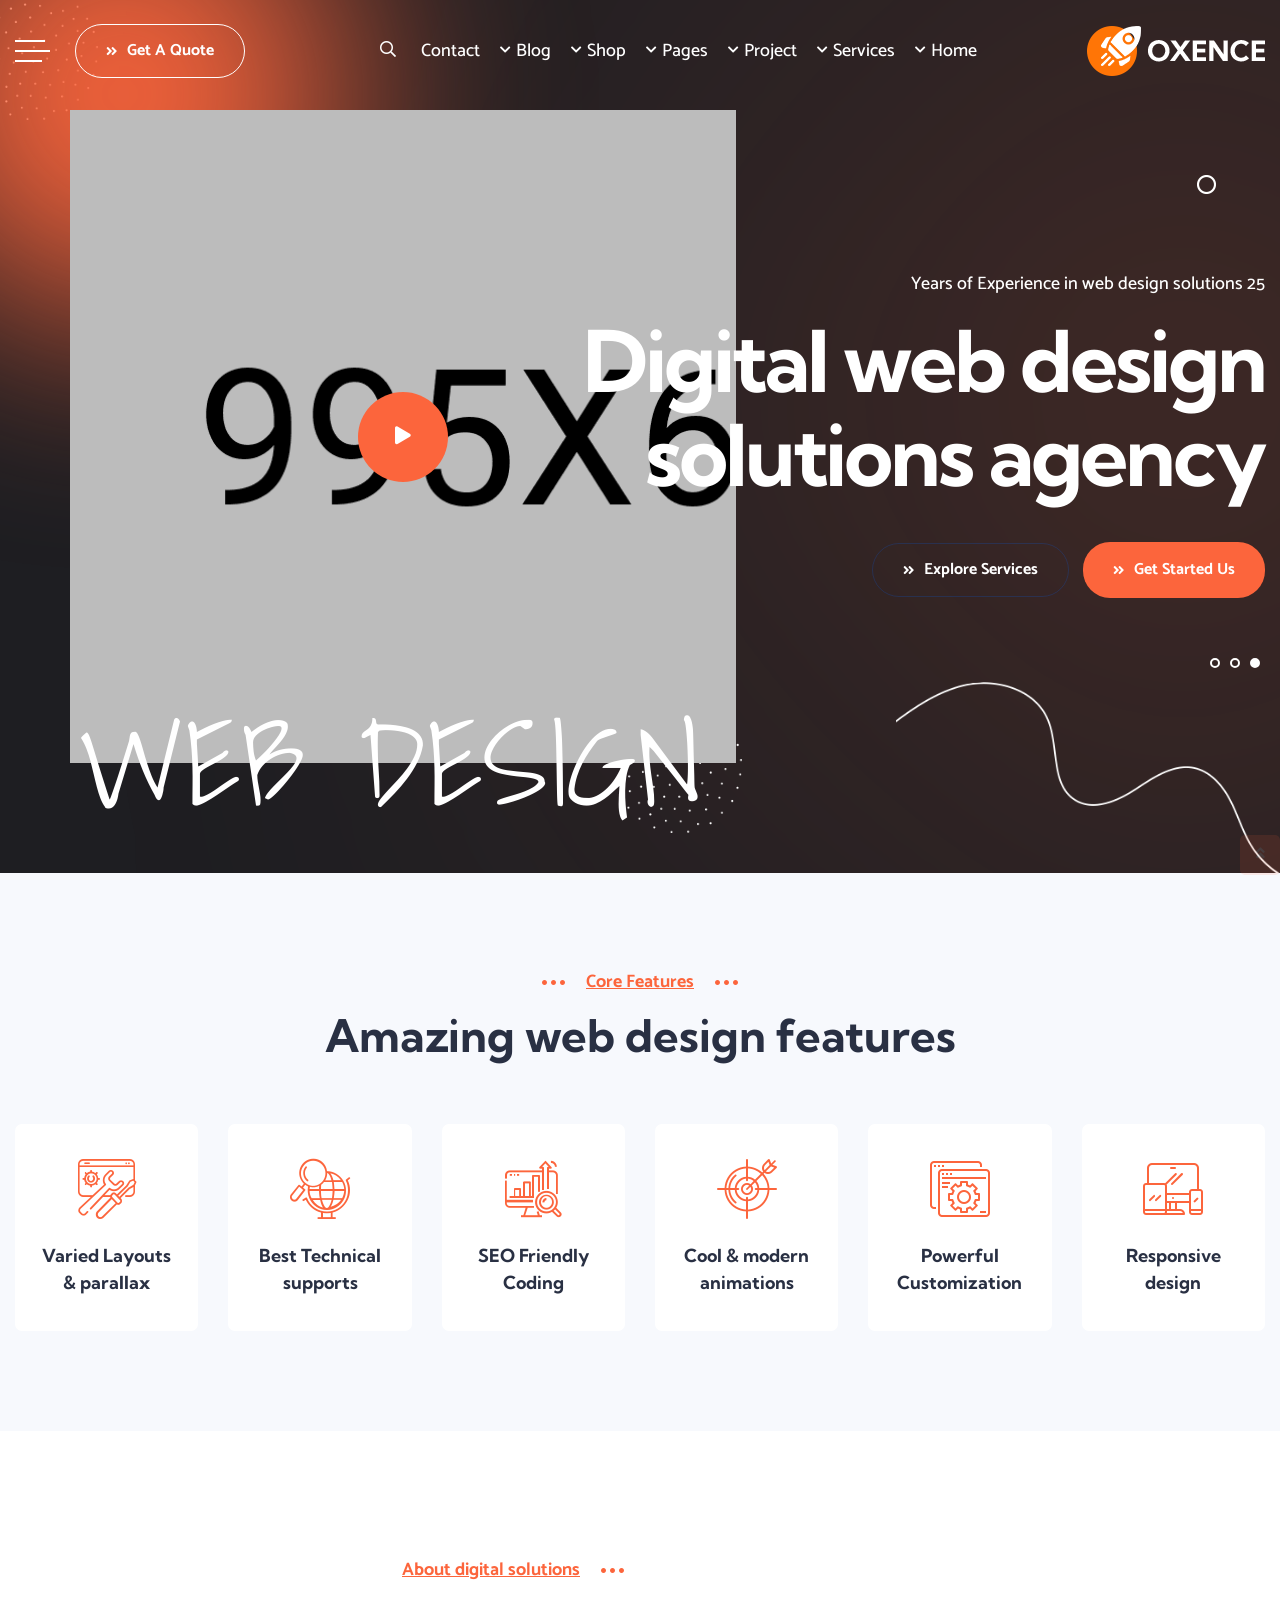
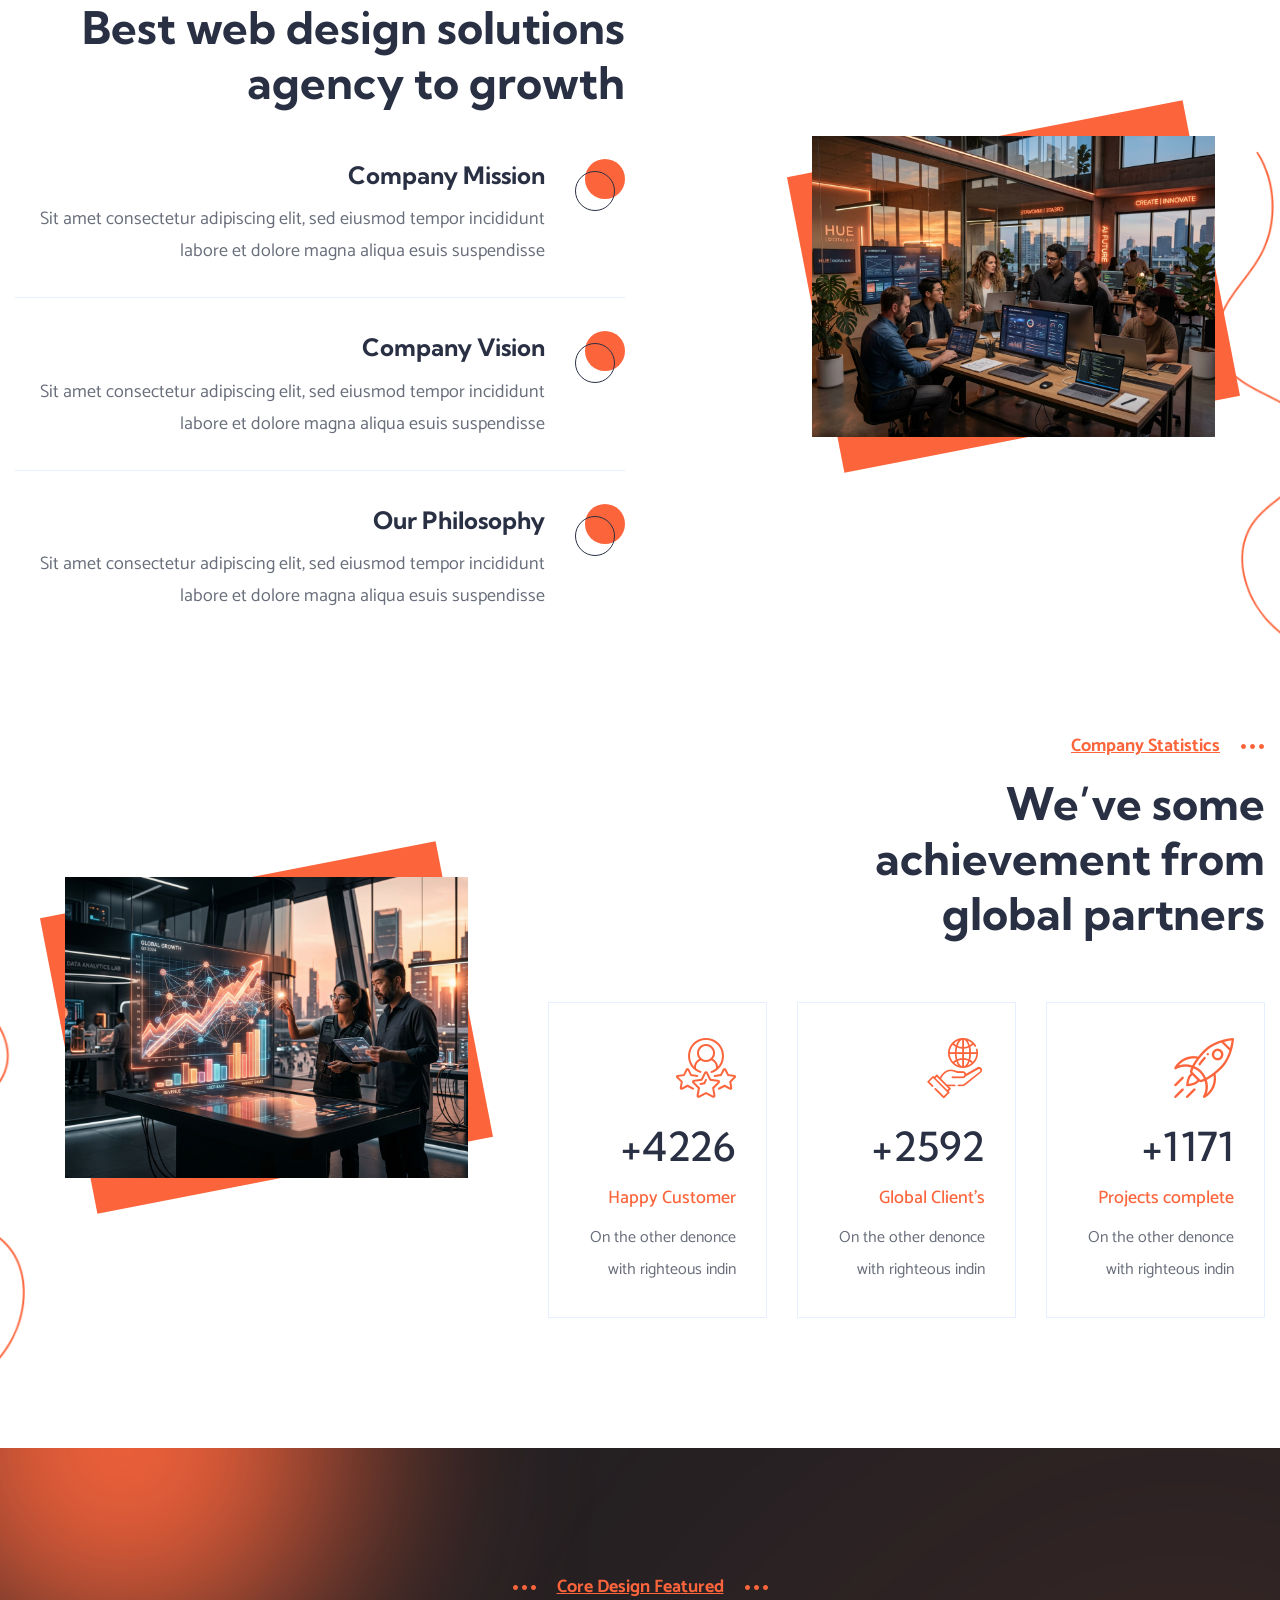
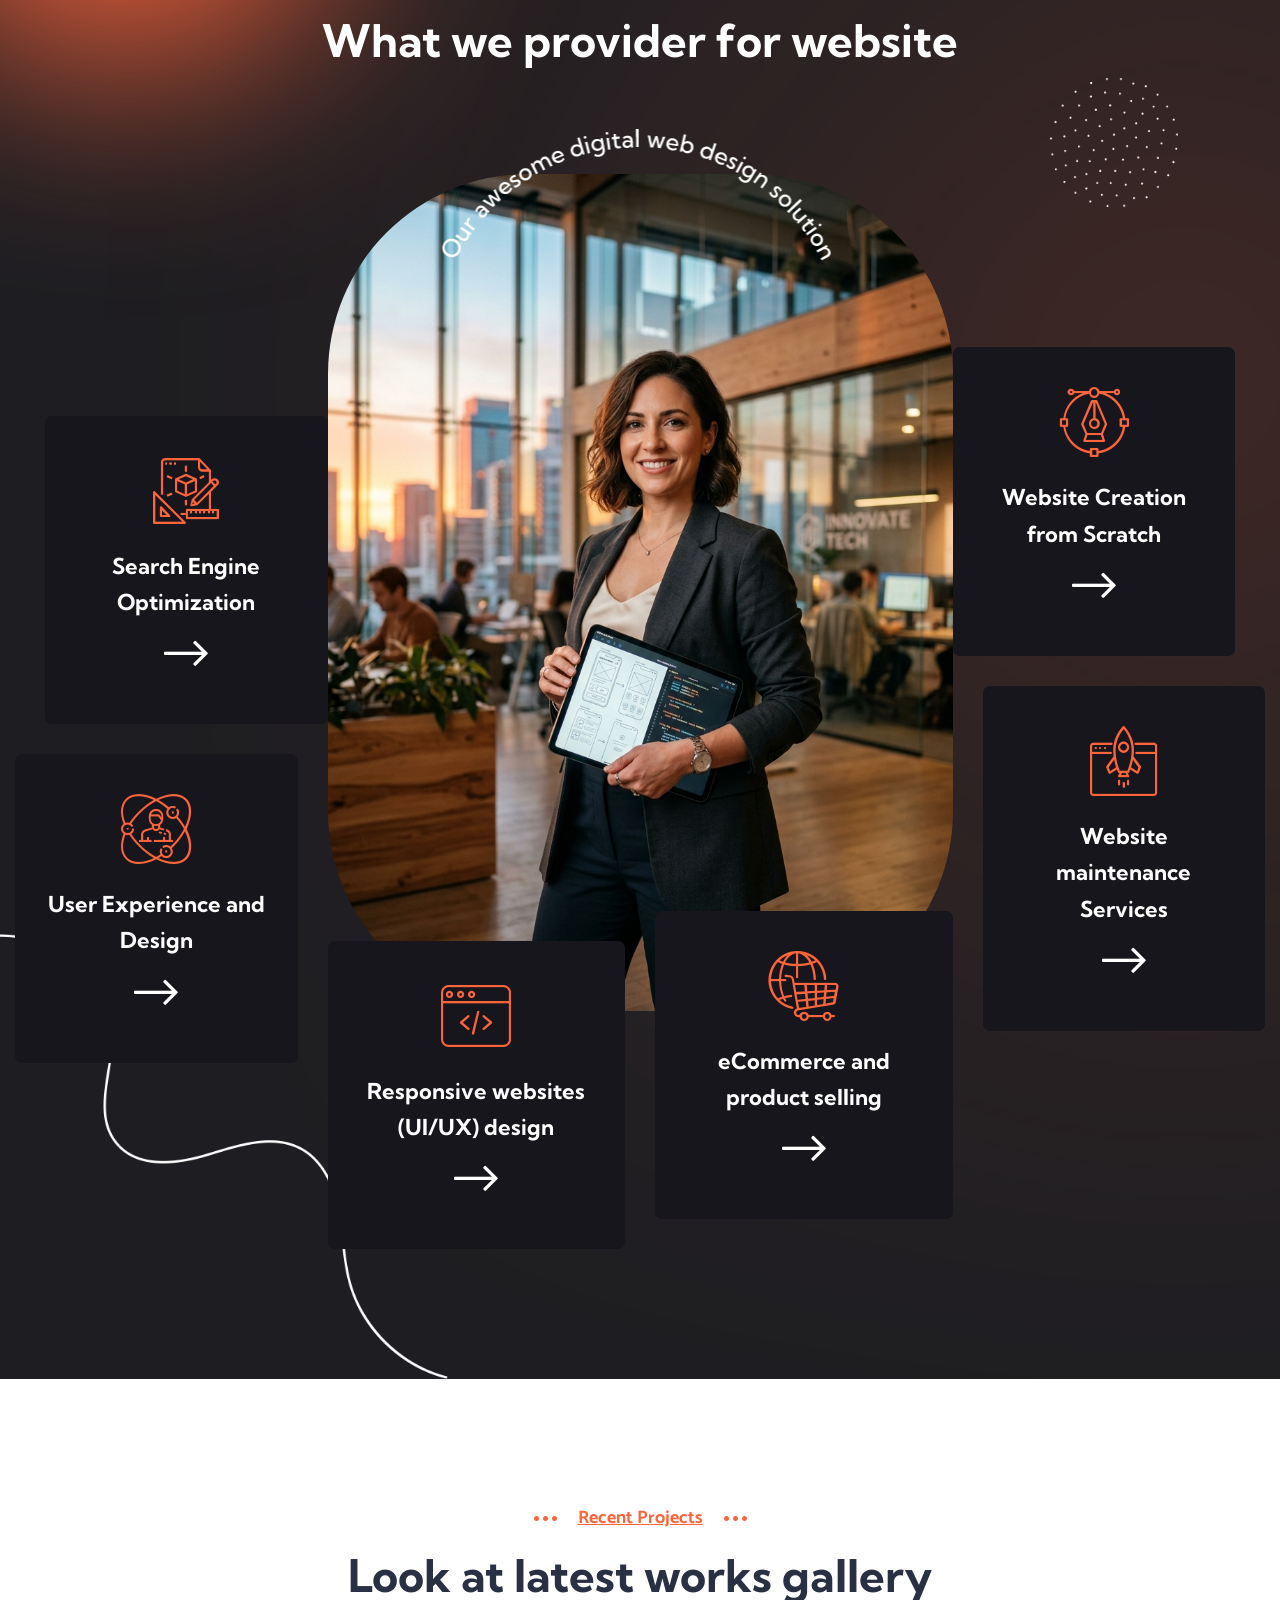
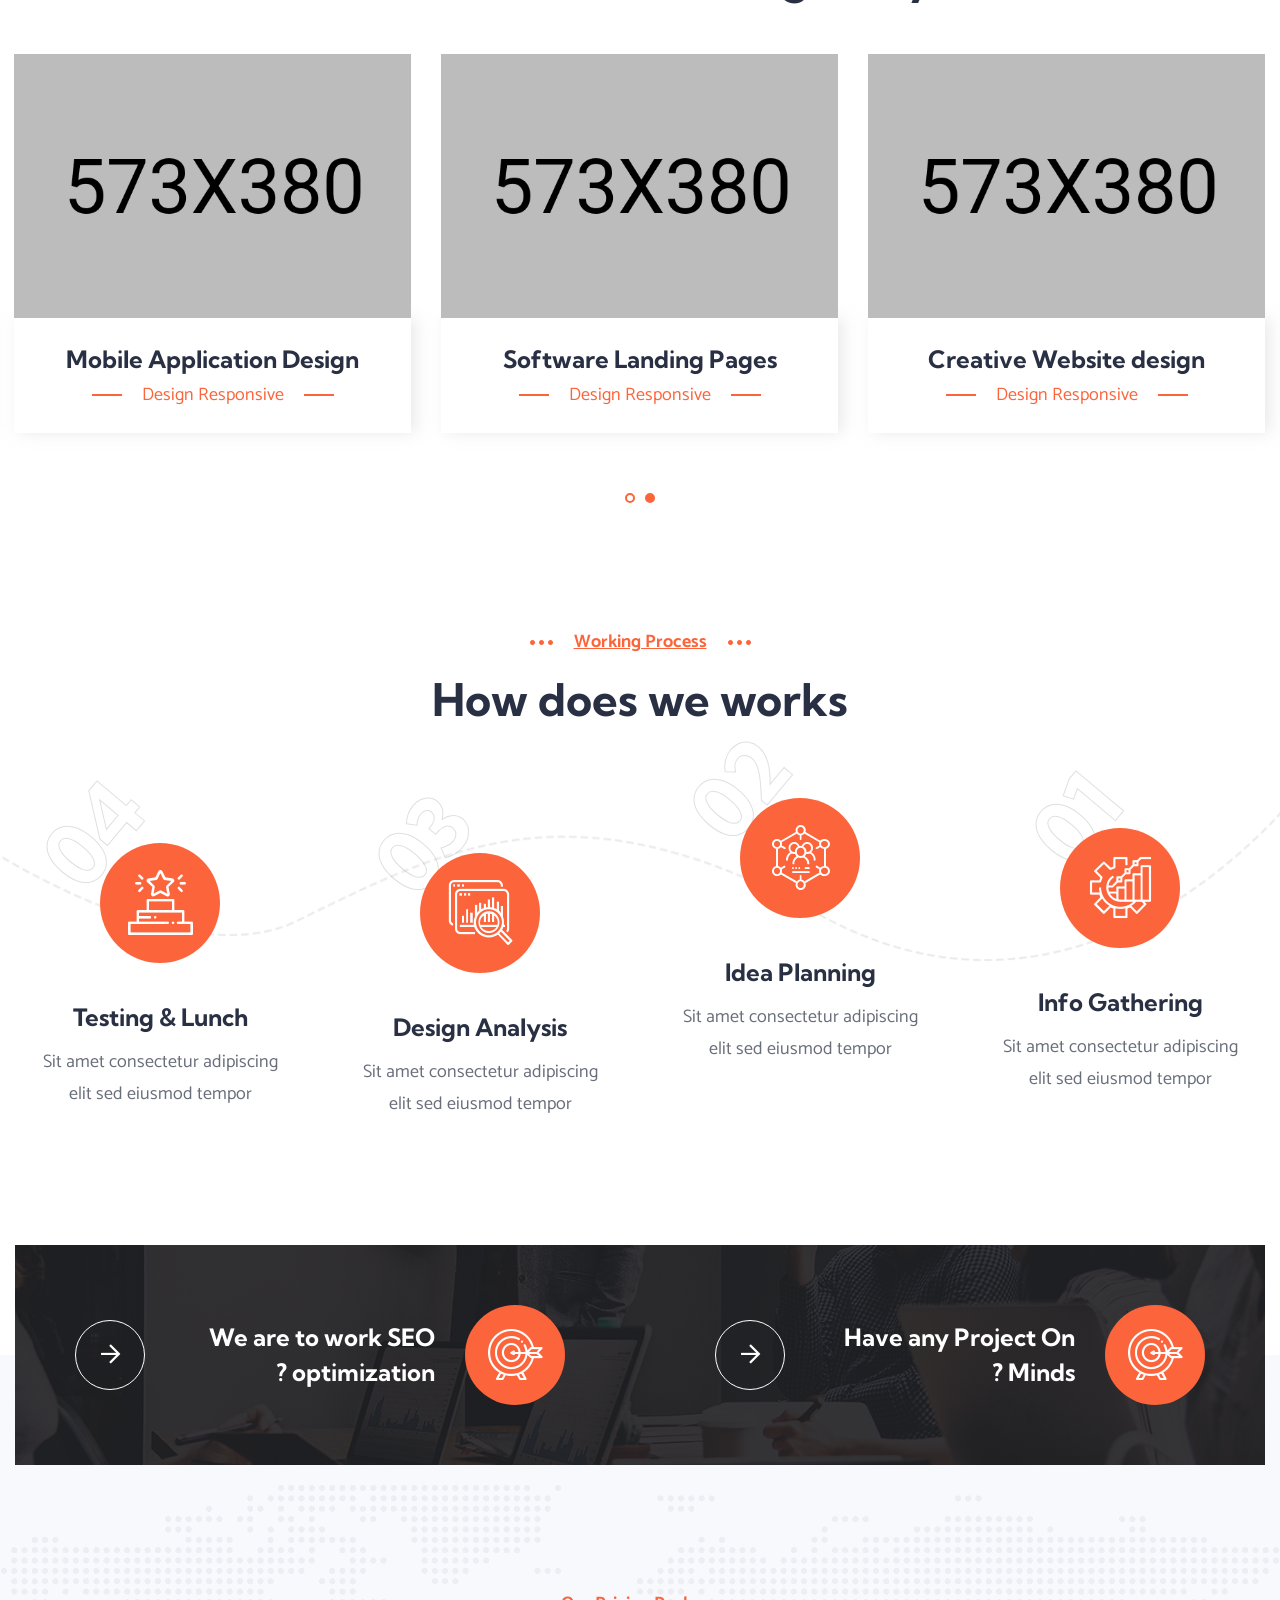
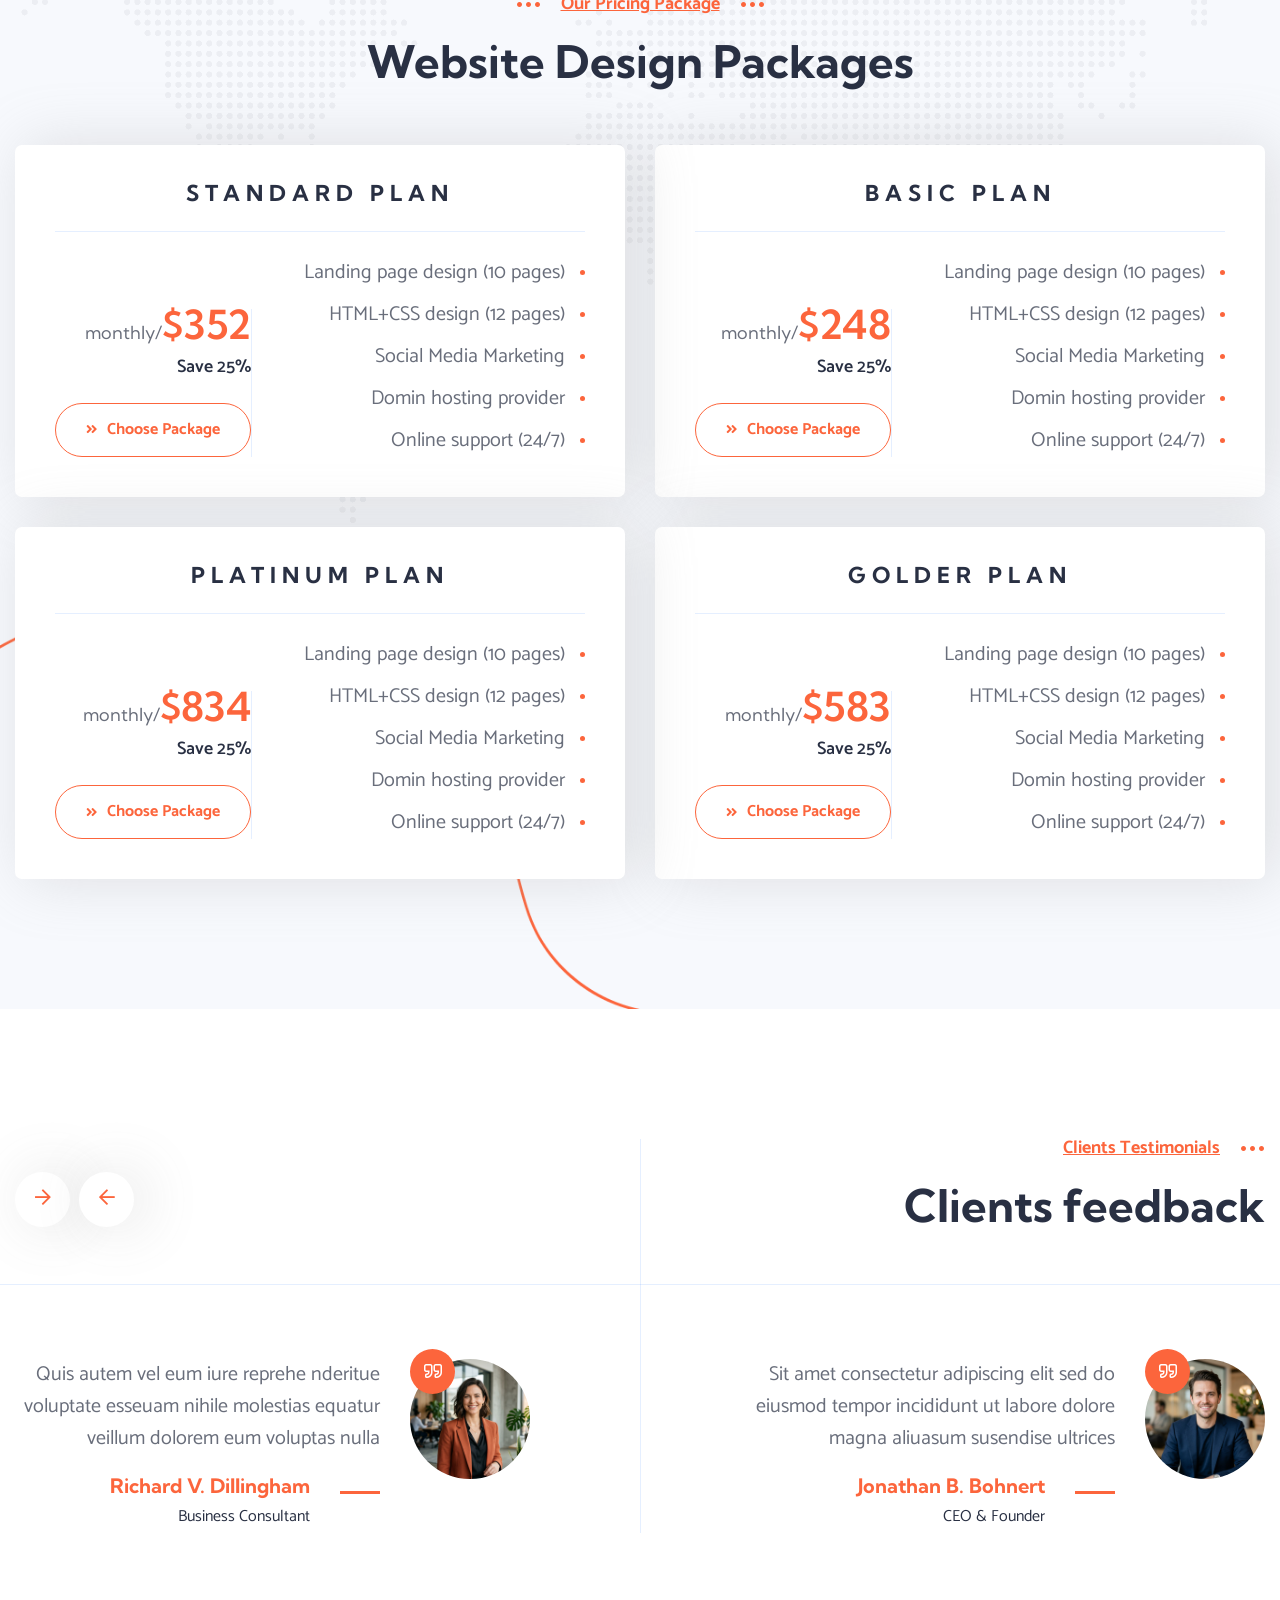
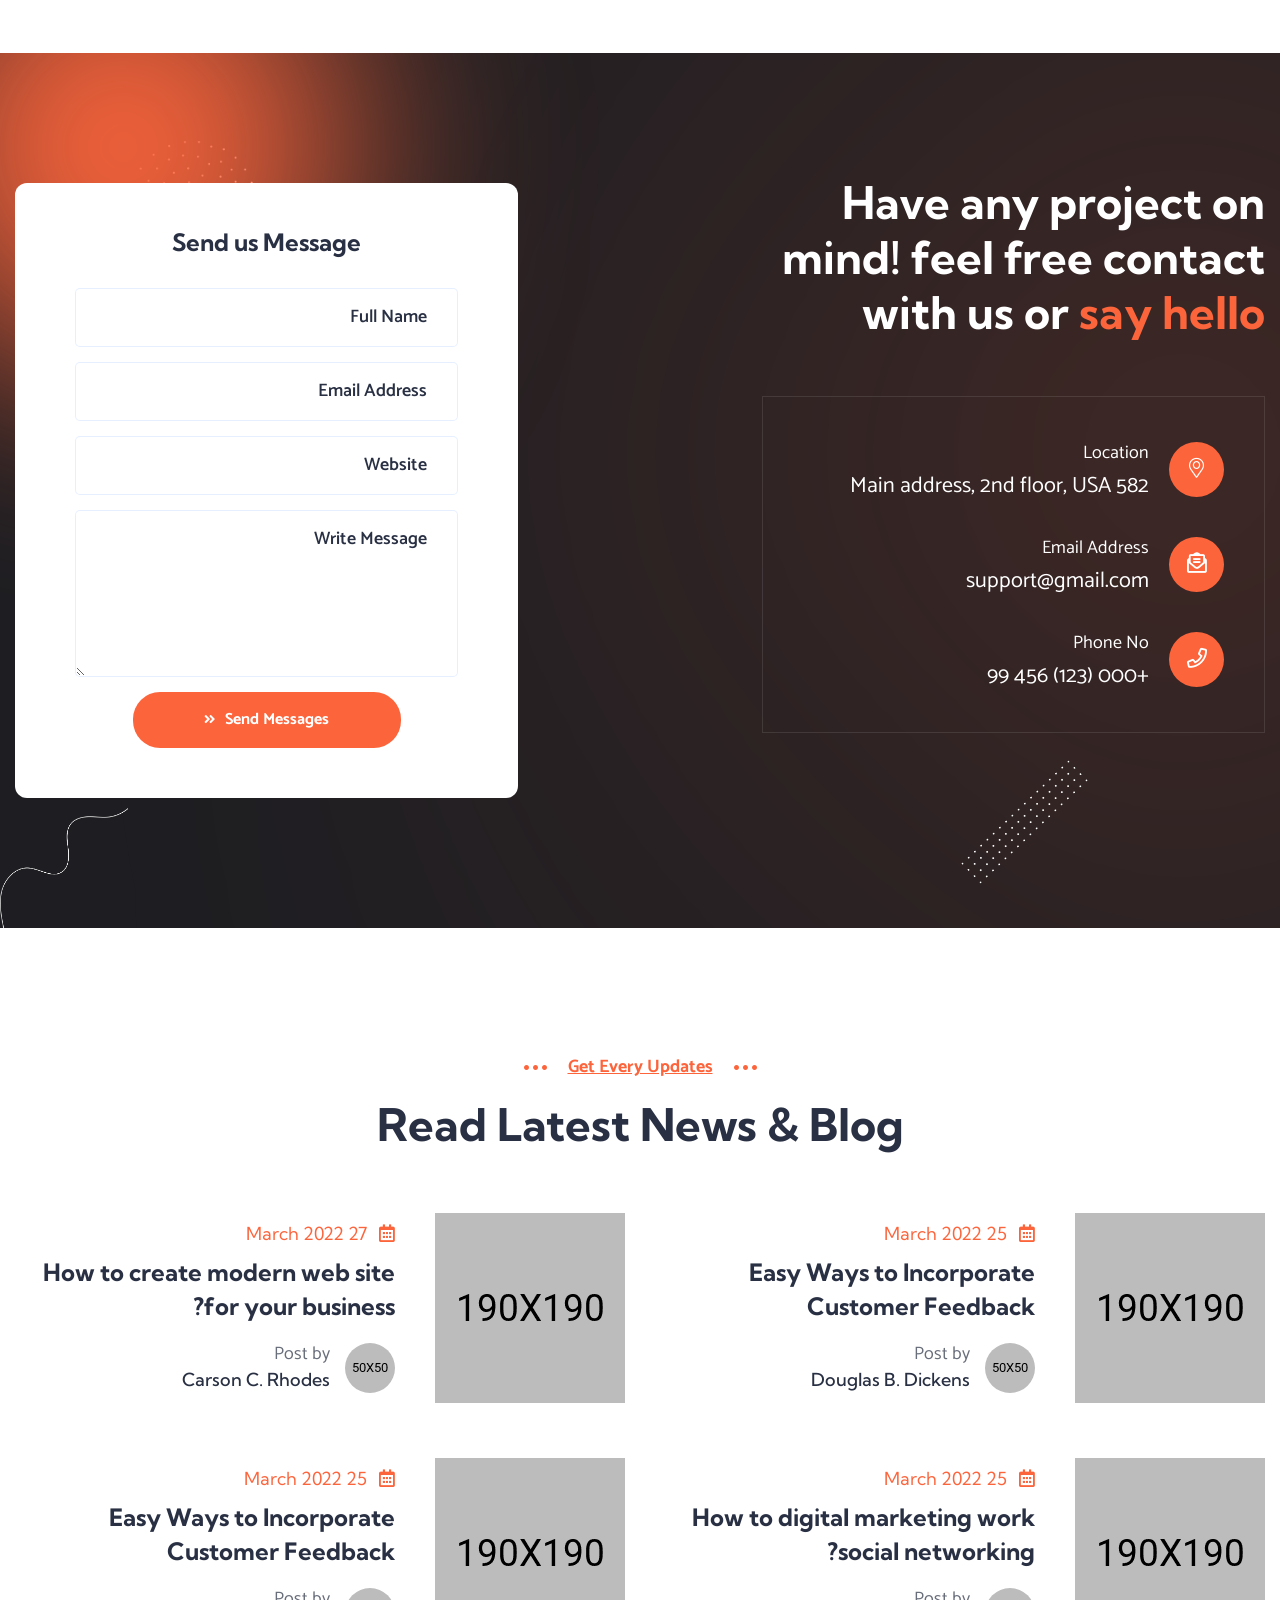
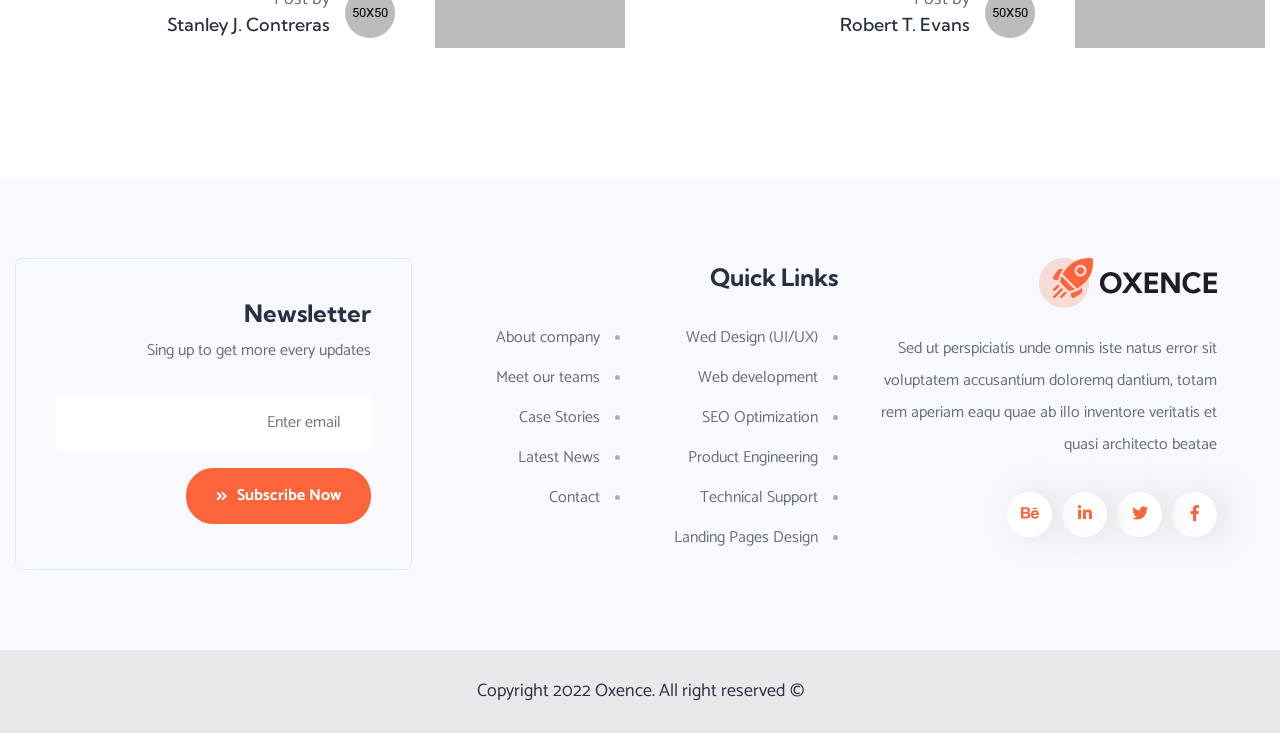
<file: rtl/index.html>
<!DOCTYPE html>
<html lang="zxx" dir="rtl">
<head>
    <!-- Required meta tags -->
    <meta charset="utf-8" />
    <meta name="description" content="" />
    <meta http-equiv="X-UA-Compatible" content="IE=edge">
    <meta name="viewport" content="width=device-width, initial-scale=1, shrink-to-fit=no">

    <!-- Title -->
    <title>Oxence - Web Design Company HTML Template || Home</title>
    <!-- Favicon Icon -->
    <link rel="shortcut icon" href="../assets/images/favicon1.png" type="image/x-icon">
    <!-- Google Fonts -->
    <link href="https://fonts.googleapis.com/css2?family=Catamaran:wght@400;500;600&family=Kumbh+Sans:wght@400;500;700&family=Shadows+Into+Light&display=swap" rel="stylesheet">
    
    <!-- Flaticon -->
    <link rel="stylesheet" href="../assets/css/flaticon.min.css">
    <!-- Font Awesome -->
    <link rel="stylesheet" href="../assets/css/fontawesome-5.14.0.min.css">
    <!-- Bootstrap -->
    <link rel="stylesheet" href="../assets/css/bootstrap.min.css">
    <!-- Magnific Popup -->
    <link rel="stylesheet" href="../assets/css/magnific-popup.min.css">
    <!-- Nice Select -->
    <link rel="stylesheet" href="../assets/css/nice-select.min.css">
    <!-- Type Writer -->
    <link rel="stylesheet" href="../assets/css/jquery.animatedheadline.css">
    <!-- Animate -->
    <link rel="stylesheet" href="../assets/css/animate.min.css">
    <!-- Slick -->
    <link rel="stylesheet" href="../assets/css/slick.min.css">
    <!-- Main Style -->
    <link rel="stylesheet" href="../assets/css/style.css">
    <!-- RTL Main Style -->
    <link rel="stylesheet" href="../assets/css/rtl-style.css">
    
</head>
<body class="home-one">
    <div class="page-wrapper">

        <!-- Preloader -->
        <div class="preloader"></div>

        <!-- main header -->
        <header class="main-header header-two">
            <!--Header-Upper-->
            <div class="header-upper">
                <div class="container clearfix">

                    <div class="header-inner rel d-flex align-items-center">
                        <div class="logo-outer">
                            <div class="logo"><a href="index.html"><img src="../assets/images/logos/logo-two.png" alt="Logo" title="Logo"></a></div>
                        </div>

                        <div class="nav-outer clearfix">
                            <!-- Main Menu -->
                            <nav class="main-menu navbar-expand-lg">
                                <div class="navbar-header">
                                   <div class="mobile-logo my-15">
                                       <a href="index.html">
                                            <img src="../assets/images/logos/logo-two.png" alt="Logo" title="Logo">
                                       </a>
                                   </div>
                                   
                                    <!-- Toggle Button -->
                                    <button type="button" class="navbar-toggle" data-bs-toggle="collapse" data-bs-target=".navbar-collapse">
                                        <span class="icon-bar"></span>
                                        <span class="icon-bar"></span>
                                        <span class="icon-bar"></span>
                                    </button>
                                </div>

                                <div class="navbar-collapse collapse clearfix">
                                    <ul class="navigation clearfix">
                                        <li class="dropdown"><a href="#">Home</a>
                                            <ul>
                                               <li class="dropdown"><a href="#">MultiPage</a>
                                                    <ul>
                                                        <li><a href="index.html">Web Design</a></li>
                                                        <li><a href="index1dark.html">Web Design Dark</a></li>
                                                        <li><a href="index2.html">Front End Services</a></li>
                                                        <li><a href="index2dark.html">Front End Dark</a></li>
                                                        <li><a href="index3.html">Website Builder</a></li>
                                                    </ul>
                                                </li>
                                               <li class="dropdown"><a href="#">OnePage</a>
                                                    <ul>
                                                        <li><a href="index1-onepage.html">Web Design</a></li>
                                                        <li><a href="index1dark-onepage.html">Web Design Dark</a></li>
                                                        <li><a href="index2-onepage.html">Front End Services</a></li>
                                                        <li><a href="index2dark-onepage.html">Front End Dark</a></li>
                                                        <li><a href="index3-onepage.html">Website Builder</a></li>
                                                    </ul>
                                                </li>
                                            </ul>
                                        </li>
                                        <li class="dropdown"><a href="#">services</a>
                                            <ul>
                                                <li><a href="services.html">Popular Services</a></li>
                                                <li><a href="service-details.html">service details</a></li>
                                            </ul>
                                        </li>
                                        <li class="dropdown"><a href="#">Project</a>
                                            <ul>
                                                <li><a href="projects.html">Project Grid</a></li>
                                                <li><a href="project-creative.html">Project Creative</a></li>
                                                <li><a href="project-carousel.html">Project Carousel</a></li>
                                                <li><a href="project-details.html">Project Details</a></li>
                                            </ul>
                                        </li>
                                        <li class="dropdown"><a href="#">pages</a>
                                            <ul>
                                                <li><a href="about.html">About us</a></li>
                                                <li class="dropdown"><a href="#">Team</a>
                                                    <ul>
                                                        <li><a href="team.html">Expert Team</a></li>
                                                        <li><a href="team-profile.html">Team Profile</a></li>
                                                    </ul>
                                                </li>
                                                <li><a href="pricing.html">pricing plan</a></li>
                                                <li><a href="faqs.html">faqs & helf</a></li>
                                                <li><a href="404.html">404 error</a></li>
                                            </ul>
                                        </li>
                                        <li class="dropdown"><a href="#">shop</a>
                                            <ul>
                                                <li><a href="shop.html">shop Grid</a></li>
                                                <li><a href="product-details.html">Product details</a></li>
                                                <li><a href="cart.html">cart page</a></li>
                                                <li><a href="checkout.html">checkout</a></li>
                                            </ul>
                                        </li>
                                        <li class="dropdown"><a href="#">blog</a>
                                            <ul>
                                                <li><a href="blog.html">blog Grid</a></li>
                                                <li><a href="blog-list.html">blog list</a></li>
                                                <li><a href="blog-details.html">blog details</a></li>
                                            </ul>
                                        </li>
                                        <li><a href="contact.html">Contact</a></li>
                                    </ul>
                                </div>

                            </nav>
                            <!-- Main Menu End-->
                        </div>
                        
                        <!-- Nav Search -->
                        <div class="nav-search py-15">
                            <button class="far fa-search"></button>
                            <form action="#" class="hide">
                                <input type="text" placeholder="Search" class="searchbox" required="">
                                <button type="submit" class="searchbutton far fa-search"></button>
                            </form>
                        </div>
                        
                        <!-- Menu Button -->
                        <div class="menu-btns">
                           <a href="contact.html" class="theme-btn style-three">Get a Quote <i class="fas fa-angle-double-right"></i></a>
                           
                            <!-- menu sidbar -->
                            <div class="menu-sidebar">
                                <button>
                                    <span class="icon-bar"></span>
                                    <span class="icon-bar"></span>
                                    <span class="icon-bar"></span>
                                </button>
                            </div>
                        </div>
                    </div>
                </div>
            </div>
            <!--End Header Upper-->
        </header>
       
       
        <!--Form Back Drop-->
        <div class="form-back-drop"></div>
        
        <!-- Hidden Sidebar -->
        <section class="hidden-bar">
            <div class="inner-box text-center">
                <div class="cross-icon"><span class="fa fa-times"></span></div>
                <div class="title">
                    <h4>Get Appointment</h4>
                </div>

                <!--Appointment Form-->
                <div class="appointment-form">
                    <form method="post" action="contact.html">
                        <div class="form-group">
                            <input type="text" name="text" value="" placeholder="Name" required>
                        </div>
                        <div class="form-group">
                            <input type="email" name="email" value="" placeholder="Email Address" required>
                        </div>
                        <div class="form-group">
                            <textarea placeholder="Message" rows="5"></textarea>
                        </div>
                        <div class="form-group">
                            <button type="submit" class="theme-btn">Submit now</button>
                        </div>
                    </form>
                </div>

                <!--Social Icons-->
                <div class="social-style-one">
                    <a href="#"><i class="fab fa-twitter"></i></a>
                    <a href="#"><i class="fab fa-facebook-f"></i></a>
                    <a href="#"><i class="fab fa-instagram"></i></a>
                    <a href="#"><i class="fab fa-pinterest-p"></i></a>
                </div>
            </div>
        </section>
        <!--End Hidden Sidebar -->
       
        
        <!-- Slider Section Start -->
        <section class="main-slider-area bgc-black-with-lighting rel z-1">
           <div class="main-slider-active">
                <div class="slider-item">
                    <div class="container">
                        <div class="slider-content">
                            <span class="sub-title">25 Years of Experience in web design solutions</span>
                            <h1>Digital web design solutions agency</h1>
                            <div class="slider-btns">
                                <a href="contact.html" class="theme-btn">Get Started Us <i class="fas fa-angle-double-right"></i></a>
                                <a href="services.html" class="theme-btn style-three">Explore Services <i class="fas fa-angle-double-right"></i></a>
                            </div>
                        </div>
                    </div>
                    <div class="slider-video" style="background-image: url(../assets/images/slider/slide1.jpg);">
                        <a href="https://www.youtube.com/watch?v=9Y7ma241N8k" class="mfp-iframe video-play"><i class="fas fa-play"></i></a>
                        <span class="video-title cd-headline clip">
                            <span class="cd-words-wrapper">
                                <b class="is-visible">Web Design</b>
                                <b>Development</b>
                            </span>
                        </span>
                    </div>
                </div>
                <div class="slider-item">
                    <div class="container">
                        <div class="slider-content">
                            <span class="sub-title">25 Years of Experience in web design solutions</span>
                            <h1>Digital web design solutions agency</h1>
                            <div class="slider-btns">
                                <a href="contact.html" class="theme-btn">Get Started Us <i class="fas fa-angle-double-right"></i></a>
                                <a href="services.html" class="theme-btn style-three">Explore Services <i class="fas fa-angle-double-right"></i></a>
                            </div>
                        </div>
                    </div>
                    <div class="slider-video" style="background-image: url(../assets/images/slider/slide2.jpg);">
                        <a href="https://www.youtube.com/watch?v=9Y7ma241N8k" class="mfp-iframe video-play"><i class="fas fa-play"></i></a>
                        <span class="video-title cd-headline clip">
                            <span class="cd-words-wrapper">
                                <b class="is-visible">Web Design</b>
                                <b>Development</b>
                            </span>
                        </span>
                    </div>
                </div>
                <div class="slider-item">
                    <div class="container">
                        <div class="slider-content">
                            <span class="sub-title">25 Years of Experience in web design solutions</span>
                            <h1>Digital web design solutions agency</h1>
                            <div class="slider-btns">
                                <a href="contact.html" class="theme-btn">Get Started Us <i class="fas fa-angle-double-right"></i></a>
                                <a href="services.html" class="theme-btn style-three">Explore Services <i class="fas fa-angle-double-right"></i></a>
                            </div>
                        </div>
                    </div>
                    <div class="slider-video" style="background-image: url(../assets/images/slider/slide1.jpg);">
                        <a href="https://www.youtube.com/watch?v=9Y7ma241N8k" class="mfp-iframe video-play"><i class="fas fa-play"></i></a>
                        <span class="video-title cd-headline clip">
                            <span class="cd-words-wrapper">
                                <b class="is-visible">Web Design</b>
                                <b>Development</b>
                            </span>
                        </span>
                    </div>
                </div>
           </div>
           <div class="container"><div class="main-slider-dots"></div></div>
           <div class="slider-shapes">
               <img class="shape dots one" src="../assets/images/shapes/slider-dots.png" alt="Shape">
               <img class="shape dots two" src="../assets/images/shapes/slider-dots.png" alt="Shape">
               <img class="shape wave-line" src="../assets/images/shapes/slider-wave-line.png" alt="Shape">
               <img class="shape circle" src="../assets/images/shapes/slider-circle.png" alt="Shape">
           </div>
        </section>
        <!-- Slider Section End -->
        
        
        <!-- Core Feature start -->
        <section class="feature-area-five bgc-lighter pt-100 pb-70">
            <div class="container">
                <div class="section-title text-center mb-60 wow fadeInUp delay-0-2s">
                    <span class="sub-title mb-10">Core Features</span>
                    <h2>Amazing web design features</h2>
                </div>
                <div class="row row-cols-xl-6 row-cols-lg-4 row-cols-md-3 row-cols-sm-2 row-cols-1 justify-content-center">
                    <div class="col wow fadeInUp delay-0-2s">
                        <div class="feature-item-five">
                            <i class="flaticon-responsive"></i>
                            <h5><a href="service-details.html">Responsive design</a></h5>
                        </div>
                    </div>
                    <div class="col wow fadeInUp delay-0-3s">
                        <div class="feature-item-five">
                            <i class="flaticon-feature"></i>
                            <h5><a href="service-details.html">Powerful Customization</a></h5>
                        </div>
                    </div>
                    <div class="col wow fadeInUp delay-0-4s">
                        <div class="feature-item-five">
                            <i class="flaticon-aim"></i>
                            <h5><a href="service-details.html">Cool & modern animations</a></h5>
                        </div>
                    </div>
                    <div class="col wow fadeInUp delay-0-5s">
                        <div class="feature-item-five">
                            <i class="flaticon-seo"></i>
                            <h5><a href="service-details.html">SEO Friendly Coding</a></h5>
                        </div>
                    </div>
                    <div class="col wow fadeInUp delay-0-6s">
                        <div class="feature-item-five">
                            <i class="flaticon-search-location"></i>
                            <h5><a href="service-details.html">Best Technical supports</a></h5>
                        </div>
                    </div>
                    <div class="col wow fadeInUp delay-0-7s">
                        <div class="feature-item-five">
                            <i class="flaticon-settings"></i>
                            <h5><a href="service-details.html">Varied Layouts & parallax</a></h5>
                        </div>
                    </div>
                </div>
            </div>
        </section>
        <!-- Core Feature end -->

       
        <!-- About Us Area start -->
        <section class="about-area-one pt-130 pb-125 rel z-1">
            <div class="container">
                <div class="row justify-content-between align-items-center">
                    <div class="col-lg-5">
                        <div class="about-image-one bg-squire-shape rmb-85 wow fadeInUp delay-0-2s">
                            <img src="../assets/images/about/about-one.jpg" alt="About us">
                            <img class="image-left" src="../assets/images/shapes/image-left.png" alt="shape">
                        </div>
                    </div>
                    <div class="col-xl-6 col-lg-7">
                        <div class="about-content-one wow fadeInUp delay-0-4s">
                            <div class="section-title mb-45">
                                <span class="sub-title mb-15">About digital solutions</span>
                                <h2>Best web design solutions agency to growth</h2>
                            </div>
                            <ul class="list-style-one">
                                <li>
                                    <div class="content">
                                        <h4>Company Mission</h4>
                                        <p>Sit amet consectetur adipiscing elit, sed eiusmod tempor incididunt labore et dolore magna aliqua esuis suspendisse</p>
                                    </div>
                                </li>
                                <li>
                                    <div class="content">
                                        <h4>Company Vision</h4>
                                        <p>Sit amet consectetur adipiscing elit, sed eiusmod tempor incididunt labore et dolore magna aliqua esuis suspendisse</p>
                                    </div>
                                </li>
                                <li>
                                    <div class="content">
                                        <h4>Our Philosophy</h4>
                                        <p>Sit amet consectetur adipiscing elit, sed eiusmod tempor incididunt labore et dolore magna aliqua esuis suspendisse</p>
                                    </div>
                                </li>
                            </ul>
                        </div>
                    </div>
                </div>
            </div>
        </section>
        <!-- About Us Area end -->
        
        
        <!-- Statistics Three Area start -->
        <section class="statistics-area-three bgs-cover pb-100 rel z-1">
            <div class="container">
                <div class="row justify-content-between align-items-center">
                    <div class="col-lg-7">
                        <div class="statistics-three-content rmb-65 wow fadeInRight delay-0-2s">
                            <div class="row justify-content-center justify-content-xl-start">
                                <div class="col-xl-9">
                                    <div class="section-title mb-60">
                                        <span class="sub-title mb-15">Company Statistics</span>
                                        <h2>We’ve some achievement from global partners</h2>
                                    </div>
                                </div>
                                <div class="col-xl-4 col-lg-6 col-md-4 col-sm-6">
                                    <div class="counter-item style-two counter-text-wrap wow fadeInRight delay-0-3s">
                                        <i class="flaticon-startup"></i>
                                        <span class="count-text" data-speed="3000" data-stop="2365">0</span>
                                        <span class="counter-title">Projects complete</span>
                                        <p>On the other denonce with righteous indin</p>
                                    </div>
                                </div>
                                <div class="col-xl-4 col-lg-6 col-md-4 col-sm-6">
                                    <div class="counter-item style-two counter-text-wrap wow fadeInRight delay-0-5s">
                                        <i class="flaticon-global"></i>
                                        <span class="count-text" data-speed="3000" data-stop="5234">0</span>
                                        <span class="counter-title">Global Client’s</span>
                                        <p>On the other denonce with righteous indin</p>
                                    </div>
                                </div>
                                <div class="col-xl-4 col-lg-6 col-md-4 col-sm-6">
                                    <div class="counter-item style-two counter-text-wrap wow fadeInRight delay-0-7s">
                                        <i class="flaticon-rating"></i>
                                        <span class="count-text" data-speed="3000" data-stop="8532">0</span>
                                        <span class="counter-title">Happy Customer</span>
                                        <p>On the other denonce with righteous indin</p>
                                    </div>
                                </div>
                            </div>
                        </div>
                    </div>
                    <div class="col-lg-5">
                        <div class="statistics-three-image bg-squire-shape mb-30 wow fadeInLeft delay-0-3s">
                            <img src="../assets/images/about/statictics.jpg" alt="Statictics">
                            <img class="image-right" src="../assets/images/shapes/image-right.png" alt="shape">
                        </div>
                    </div>
                </div>
            </div>
        </section>
        <!-- Statistics Three Area end -->
        
        
        <!-- Design Featured Start -->
        <section class="design-feature-area overflow-hidden pt-130 pb-100 text-white bgc-black-with-lighting rel z-1">
           <div class="container">
               <div class="section-title text-center mb-60 wow fadeInUp delay-0-2s">
                    <span class="sub-title mb-10">Core Design Featured</span>
                    <h2>What we provider for website</h2>
                </div>
               <div class="row no-gap align-items-center">
                   <div class="col-lg-3">
                        <div class="feature-left">
                           <div class="row">
                                <div class="col-lg-12 col-sm-6">
                                    <div class="service-item style-three wow fadeInRight delay-0-2s">
                                        <div class="icon"><i class="flaticon-design"></i></div>
                                        <div class="content">
                                            <h4><a href="service-details.html">Website Creation from Scratch</a></h4>
                                            <a class="more-btn" href="service-details.html"><i class="fal fa-long-arrow-right"></i></a>
                                        </div>
                                    </div>
                                </div>
                                <div class="col-lg-12 col-sm-6">
                                    <div class="service-item style-three wow fadeInRight delay-0-3s">
                                        <div class="icon"><i class="flaticon-web-page"></i></div>
                                        <div class="content">
                                            <h4><a href="service-details.html">Website maintenance Services</a></h4>
                                            <a class="more-btn" href="service-details.html"><i class="fal fa-long-arrow-right"></i></a>
                                        </div>
                                    </div>
                                </div>
                            </div>
                        </div>
                   </div>
                   <div class="col-lg-6">
                        <div class="feature-middle rmt-30">
                            <div class="image wow fadeInUp delay-0-2s">
                                <img class="circle-text" src="../assets/images/shapes/feature-image-top.png" alt="Text">
                                <img class="round" src="../assets/images/features/feature-middle.png" alt="Feature Middle">
                            </div>
                            <div class="row">
                                <div class="col-sm-6">
                                    <div class="service-item style-three wow fadeInUp delay-0-3s">
                                        <div class="icon"><i class="flaticon-online"></i></div>
                                        <div class="content">
                                            <h4><a href="service-details.html">eCommerce and product selling</a></h4>
                                            <a class="more-btn" href="service-details.html"><i class="fal fa-long-arrow-right"></i></a>
                                        </div>
                                    </div>
                                </div>
                                <div class="col-sm-6">
                                    <div class="service-item style-three mt-30 wow fadeInUp delay-0-4s">
                                        <div class="icon"><i class="flaticon-web-programming"></i></div>
                                        <div class="content">
                                            <h4><a href="service-details.html">Responsive websites (UI/UX) design</a></h4>
                                            <a class="more-btn" href="service-details.html"><i class="fal fa-long-arrow-right"></i></a>
                                        </div>
                                    </div>
                                </div>
                            </div>
                        </div>
                   </div>
                   <div class="col-lg-3">
                       <div class="feature-right">
                           <div class="row">
                                <div class="col-lg-12 col-sm-6">
                                    <div class="service-item style-three mt-100 wow fadeInLeft delay-0-2s">
                                        <div class="icon"><i class="flaticon-graphic-design"></i></div>
                                        <div class="content">
                                            <h4><a href="service-details.html">Search Engine Optimization</a></h4>
                                            <a class="more-btn" href="service-details.html"><i class="fal fa-long-arrow-right"></i></a>
                                        </div>
                                    </div>
                                </div>
                                <div class="col-lg-12 col-sm-6">
                                    <div class="service-item style-three wow fadeInLeft delay-0-3s">
                                        <div class="icon"><i class="flaticon-user-experience"></i></div>
                                        <div class="content">
                                            <h4><a href="service-details.html">User Experience and Design</a></h4>
                                            <a class="more-btn" href="service-details.html"><i class="fal fa-long-arrow-right"></i></a>
                                        </div>
                                    </div>
                                </div>
                            </div>
                        </div>
                   </div>
               </div>
           </div>
           <div class="design-feature-shapes">
               <img class="shape dots" src="../assets/images/shapes/slider-dots.png" alt="Shape">
               <img class="shape wave-line" src="../assets/images/shapes/feature-wave-line.png" alt="Shape">
           </div>
        </section>
        <!-- Design Featured End -->

        
        <!-- Project Area start -->
        <section class="project-area-three py-130 rel z-1">
            <div class="container">
                <div class="row justify-content-center">
                    <div class="col-lg10">
                        <div class="section-title text-center mb-50 wow fadeInUp delay-0-2s">
                            <span class="sub-title mb-15">Recent Projects</span>
                            <h2>Look at latest works gallery</h2>
                        </div>
                    </div>
                </div>
            </div>
            <div class="project-three-active">
                <div class="project-item style-two wow fadeInUp delay-0-2s">
                    <div class="project-iamge">
                        <img src="../assets/images/projects/project-three1.jpg" alt="Project">
                        <div class="project-over">
                            <a class="details-btn" href="project-details.html"><i class="far fa-arrow-right"></i></a>
                        </div>
                    </div>
                    <div class="project-content">
                        <h4><a href="project-details.html">Creative Website design</a></h4>
                        <span class="category">Design Responsive</span>
                    </div>
                </div>
                <div class="project-item style-two wow fadeInUp delay-0-4s">
                    <div class="project-iamge">
                        <img src="../assets/images/projects/project-three2.jpg" alt="Project">
                        <div class="project-over">
                            <a class="details-btn" href="project-details.html"><i class="far fa-arrow-right"></i></a>
                        </div>
                    </div>
                    <div class="project-content">
                        <h4><a href="project-details.html">Software Landing Pages</a></h4>
                        <span class="category">Design Responsive</span>
                    </div>
                </div>
                <div class="project-item style-two wow fadeInUp delay-0-6s">
                    <div class="project-iamge">
                        <img src="../assets/images/projects/project-three3.jpg" alt="Project">
                        <div class="project-over">
                            <a class="details-btn" href="project-details.html"><i class="far fa-arrow-right"></i></a>
                        </div>
                    </div>
                    <div class="project-content">
                        <h4><a href="project-details.html">Mobile Application Design</a></h4>
                        <span class="category">Design Responsive</span>
                    </div>
                </div>
                <div class="project-item style-two wow fadeInUp delay-0-8s">
                    <div class="project-iamge">
                        <img src="../assets/images/projects/project-three2.jpg" alt="Project">
                        <div class="project-over">
                            <a class="details-btn" href="project-details.html"><i class="far fa-arrow-right"></i></a>
                        </div>
                    </div>
                    <div class="project-content">
                        <h4><a href="project-details.html">Software Landing Pages</a></h4>
                        <span class="category">Design Responsive</span>
                    </div>
                </div>
            </div>
        </section>
        <!-- Project Area end -->

       
        <!-- Working Process Area start -->
        <section class="work-process-area pb-95 rel z-1">
            <div class="container">
                <div class="row justify-content-center">
                    <div class="col-lg-10">
                        <div class="section-title text-center mb-55 wow fadeInUp delay-0-2s">
                            <span class="sub-title mb-15">Working Process</span>
                            <h2>How does we works</h2>
                        </div>
                    </div>
                </div>
                <div class="work-process-wrap rel z-1">
                    <div class="row justify-content-between">
                        <div class="col-xl-3 col-lg-5 col-sm-6">
                            <div class="work-process-item mt-30 wow fadeInUp delay-0-2s">
                                <div class="icon">
                                    <span class="number">01</span>
                                    <i class="flaticon-optimization"></i>
                                </div>
                                <h4>Info Gathering</h4>
                                <p>Sit amet consectetur adipiscing elit sed eiusmod tempor</p>
                            </div>
                        </div>
                        <div class="col-xl-3 col-lg-5 col-sm-6">
                            <div class="work-process-item wow fadeInUp delay-0-4s">
                                <div class="icon">
                                    <span class="number">02</span>
                                    <i class="flaticon-link"></i>
                                </div>
                                <h4>Idea Planning</h4>
                                <p>Sit amet consectetur adipiscing elit sed eiusmod tempor</p>
                            </div>
                        </div>
                        <div class="col-xl-3 col-lg-5 col-sm-6">
                            <div class="work-process-item mt-55 wow fadeInUp delay-0-6s">
                                <div class="icon">
                                    <span class="number">03</span>
                                    <i class="flaticon-data"></i>
                                </div>
                                <h4>Design Analysis</h4>
                                <p>Sit amet consectetur adipiscing elit sed eiusmod tempor</p>
                            </div>
                        </div>
                        <div class="col-xl-3 col-lg-5 col-sm-6">
                            <div class="work-process-item mt-45 wow fadeInUp delay-0-8s">
                                <div class="icon">
                                    <span class="number">04</span>
                                    <i class="flaticon-star"></i>
                                </div>
                                <h4>Testing & Lunch</h4>
                                <p>Sit amet consectetur adipiscing elit sed eiusmod tempor</p>
                            </div>
                        </div>
                    </div>
                    <div class="work-process-shape">
                        <img src="../assets/images/shapes/worp-process-step.png" alt="Shape">
                    </div>
                </div>
            </div>
        </section>
        <!-- Working Process Area end -->
        
        
        <!-- CTA Area start -->
        <section class="call-to-action-area rel z-2">
            <div class="container">
                <div class="cta-inner bgs-cover" style="background-image: url(../assets/images/background/cta-bg.jpg);">
                    <div class="row">
                        <div class="col-xl-6">
                            <div class="cta-item wow fadeInLeft delay-0-2s">
                                <div class="icon"><i class="flaticon-target"></i></div>
                                <h4>Have any Project On Minds ?</h4>
                                <a href="contact.html" class="details-btn"><i class="far fa-arrow-right"></i></a>
                            </div>
                        </div>
                        <div class="col-xl-6">
                            <div class="cta-item wow fadeInRight delay-0-2s">
                                <div class="icon"><i class="flaticon-target"></i></div>
                                <h4>We are to work SEO optimization ?</h4>
                                <a href="contact.html" class="details-btn"><i class="far fa-arrow-right"></i></a>
                            </div>
                        </div>
                    </div>
                </div>
            </div>
        </section>
        <!-- CTA Area end -->
        
        
        <!-- Pricing Two Area start -->
        <section class="pricing-area-two bgc-lighter pt-240 pb-100 rel z-1">
            <div class="container">
                <div class="row justify-content-center">
                    <div class="col-lg-10">
                        <div class="section-title text-center mb-55 wow fadeInUp delay-0-2s">
                            <span class="sub-title mb-15">Our Pricing Package</span>
                            <h2>Website Design Packages</h2>
                        </div>
                    </div>
                </div>
                <div class="row">
                    <div class="col-lg-6">
                        <div class="pricing-item-two wow fadeInUp delay-0-2s">
                            <h4 class="title">Basic Plan</h4>
                            <span class="badge">popular package</span>
                            <div class="pricing-inner">
                                <ul class="list-style-two">
                                    <li>Landing page design (10 pages)</li>
                                    <li>HTML+CSS design (12 pages)</li>
                                    <li>Social Media Marketing</li>
                                    <li>Domin hosting provider</li>
                                    <li>Online support (24/7)</li>
                                </ul>
                                <div class="price-and-btn">
                                    <div class="content">
                                        <span class="price">248</span>
                                        <span class="save">Save<span> 25%</span></span>
                                        <a href="pricing.html" class="theme-btn style-three">Choose Package <i class="fas fa-angle-double-right"></i></a>
                                    </div>
                                </div>
                            </div>
                        </div>
                    </div>
                    <div class="col-lg-6">
                        <div class="pricing-item-two wow fadeInUp delay-0-4s">
                            <h4 class="title">Standard plan</h4>
                            <span class="badge">popular package</span>
                            <div class="pricing-inner">
                                <ul class="list-style-two">
                                    <li>Landing page design (10 pages)</li>
                                    <li>HTML+CSS design (12 pages)</li>
                                    <li>Social Media Marketing</li>
                                    <li>Domin hosting provider</li>
                                    <li>Online support (24/7)</li>
                                </ul>
                                <div class="price-and-btn">
                                    <div class="content">
                                        <span class="price">352</span>
                                        <span class="save">Save<span> 25%</span></span>
                                        <a href="pricing.html" class="theme-btn style-three">Choose Package <i class="fas fa-angle-double-right"></i></a>
                                    </div>
                                </div>
                            </div>
                        </div>
                    </div>
                    <div class="col-lg-6">
                        <div class="pricing-item-two wow fadeInUp delay-0-2s">
                            <h4 class="title">golder Plan</h4>
                            <span class="badge">popular package</span>
                            <div class="pricing-inner">
                                <ul class="list-style-two">
                                    <li>Landing page design (10 pages)</li>
                                    <li>HTML+CSS design (12 pages)</li>
                                    <li>Social Media Marketing</li>
                                    <li>Domin hosting provider</li>
                                    <li>Online support (24/7)</li>
                                </ul>
                                <div class="price-and-btn">
                                    <div class="content">
                                        <span class="price">583</span>
                                        <span class="save">Save<span> 25%</span></span>
                                        <a href="pricing.html" class="theme-btn style-three">Choose Package <i class="fas fa-angle-double-right"></i></a>
                                    </div>
                                </div>
                            </div>
                        </div>
                    </div>
                    <div class="col-lg-6">
                        <div class="pricing-item-two wow fadeInUp delay-0-4s">
                            <h4 class="title">platinum Plan</h4>
                            <span class="badge">popular package</span>
                            <div class="pricing-inner">
                                <ul class="list-style-two">
                                    <li>Landing page design (10 pages)</li>
                                    <li>HTML+CSS design (12 pages)</li>
                                    <li>Social Media Marketing</li>
                                    <li>Domin hosting provider</li>
                                    <li>Online support (24/7)</li>
                                </ul>
                                <div class="price-and-btn">
                                    <div class="content">
                                        <span class="price">834</span>
                                        <span class="save">Save<span> 25%</span></span>
                                        <a href="pricing.html" class="theme-btn style-three">Choose Package <i class="fas fa-angle-double-right"></i></a>
                                    </div>
                                </div>
                            </div>
                        </div>
                    </div>
                </div>
            </div>
            <div class="pricing-shapes">
                <img class="shape dots" src="../assets/images/shapes/pricing-bg-dots.png" alt="Shape">
                <img class="shape wave" src="../assets/images/shapes/pricing-wave-line.png" alt="Shape">
            </div>
        </section>
        <!-- Pricing Two Area end -->
        
        
        <!-- Testimonial Area Start -->
        <section class="testimonial-area-two rel z-1 mt-130 mb-120">
            <div class="container for-middle-border">
                <div class="row justify-content-between align-items-center pb-90 rpb-35 wow fadeInUp delay-0-2s">
                    <div class="col-xl-7 col-lg-8">
                        <div class="section-title">
                            <span class="sub-title mb-15">Clients Testimonials</span>
                            <h2>Clients feedback</h2>
                        </div>
                    </div>
                    <div class="col-lg-4">
                       <div class="slider-arrow-btns text-lg-end">
                            <button class="work-prev"><i class="far fa-arrow-left"></i></button>
                            <button class="work-next"><i class="far fa-arrow-right"></i></button>
                        </div>
                    </div>
                </div>
                <div class="testimonial-two-active">
                    <div class="testimonial-item-two wow fadeInUp delay-0-2s">
                        <div class="testimonial-author">
                            <img src="../assets/images/feedback/testimonial1.jpg" alt="Author">
                        </div>
                        <div class="testimonial-content">
                            <p>Sit amet consectetur adipiscing elit sed do eiusmod tempor incididunt ut labore dolore magna aliuasum susendise ultrices</p>
                            <div class="author-description">
                                <span class="h5">Jonathan B. Bohnert</span>
                                <span class="designation">CEO & Founder</span>
                            </div>
                        </div>
                    </div>
                    <div class="testimonial-item-two wow fadeInUp delay-0-4s">
                        <div class="testimonial-author">
                            <img src="../assets/images/feedback/testimonial2.jpg" alt="Author">
                        </div>
                        <div class="testimonial-content">
                            <p>Quis autem vel eum iure reprehe nderitue voluptate esseuam nihile molestias equatur veillum dolorem eum voluptas nulla</p>
                            <div class="author-description">
                                <span class="h5">Richard V. Dillingham</span>
                                <span class="designation">Business Consultant</span>
                            </div>
                        </div>
                    </div>
                    <div class="testimonial-item-two wow fadeInUp delay-0-2s">
                        <div class="testimonial-author">
                            <img src="../assets/images/feedback/testimonial1.jpg" alt="Author">
                        </div>
                        <div class="testimonial-content">
                            <p>Sit amet consectetur adipiscing elit sed do eiusmod tempor incididunt ut labore dolore magna aliuasum susendise ultrices</p>
                            <div class="author-description">
                                <span class="h5">Jonathan B. Bohnert</span>
                                <span class="designation">CEO & Founder</span>
                            </div>
                        </div>
                    </div>
                    <div class="testimonial-item-two wow fadeInUp delay-0-4s">
                        <div class="testimonial-author">
                            <img src="../assets/images/feedback/testimonial2.jpg" alt="Author">
                        </div>
                        <div class="testimonial-content">
                            <p>Quis autem vel eum iure reprehe nderitue voluptate esseuam nihile molestias equatur veillum dolorem eum voluptas nulla</p>
                            <div class="author-description">
                                <span class="h5">Richard V. Dillingham</span>
                                <span class="designation">Business Consultant</span>
                            </div>
                        </div>
                    </div>
                </div>
            </div>
        </section>
        <!-- Testimonial Area End -->
        
        
        <!-- Contact Area Start -->
        <section class="contact-area overflow-hidden py-130 bgc-black-with-lighting rel z-1">
           <div class="container">
               <div class="row justify-content-between">
                   <div class="col-xl-5 col-lg-6">
                       <div class="contact-info-area text-white rmb-75 wow fadeInLeft delay-0-2s">
                            <div class="section-title mb-55">
                                <h2>Have any project on mind! feel free contact with us or <span>say hello</span></h2>
                            </div>
                            <div class="contact-info-wrap">
                                <div class="contact-info-item">
                                    <div class="icon">
                                        <i class="fal fa-map-marker-alt"></i>
                                    </div>
                                    <div class="content">
                                        <span class="title">Location</span>
                                        <b class="text">582 Main address, 2nd floor, USA</b>
                                    </div>
                                </div>
                                <div class="contact-info-item">
                                    <div class="icon">
                                        <i class="far fa-envelope-open-text"></i>
                                    </div>
                                    <div class="content">
                                        <span class="title">Email Address</span>
                                        <b class="text"><a href="mailto:support@gmail.com">support@gmail.com</a></b>
                                    </div>
                                </div>
                                <div class="contact-info-item">
                                    <div class="icon">
                                        <i class="far fa-phone"></i>
                                    </div>
                                    <div class="content">
                                        <span class="title">Phone No</span>
                                        <b class="text"><a href="callto:+000(123)45699">+000 (123) 456 99</a></b>
                                    </div>
                                </div>
                            </div>
                       </div>
                   </div>
                   <div class="col-xl-5 col-lg-6">
                       <form id="contact-area-form" class="contact-area-form text-center wow fadeInRight delay-0-2s" name="contact-area-form" action="#" method="post">
                            <h4>Send us Message</h4>
                            <input type="text" id="full-name" name="full-name" class="form-control" value="" placeholder="Full Name" required="">
                            <input type="email" id="blog-email" name="blog-email" class="form-control" value="" placeholder="Email Address" required="">
                            <input type="text" id="website" name="website" class="form-control" value="" placeholder="Website" required="">
                            <textarea name="message" id="message" class="form-control" rows="5" placeholder="Write Message" required=""></textarea>
                            <button type="submit" class="theme-btn">Send messages <i class="fas fa-angle-double-right"></i></button>
                        </form>
                   </div>
               </div>
           </div>
           <div class="contact-shapes">
               <img class="shape circle" src="../assets/images/shapes/slider-dots.png" alt="Shape">
               <img class="shape dots" src="../assets/images/shapes/contact-dots.png" alt="Shape">
               <img class="shape wave-line" src="../assets/images/shapes/contact-wave-line.png" alt="Shape">
           </div>
        </section>
        <!-- Contact Area End -->
        
        
        <!-- Blog Area start -->
        <section class="news-blog-area pt-130 pb-75 rel z-1">
            <div class="container">
                <div class="row justify-content-center">
                    <div class="col-lg-10">
                        <div class="section-title text-center mb-60 wow fadeInUp delay-0-2s">
                            <span class="sub-title mb-15">Get Every Updates</span>
                            <h2>Read Latest News & Blog</h2>
                        </div>
                    </div>
                </div>
                <div class="row large-gap">
                    <div class="col-lg-6">
                        <div class="blog-item wow fadeInUp delay-0-2s">
                            <div class="image">
                                <img src="../assets/images/blog/blog1.jpg" alt="Blog">
                            </div>
                            <div class="content">
                                <span class="date"><i class="far fa-calendar-alt"></i> 25 March 2022</span>
                                <h4><a href="blog-details.html">Easy Ways to Incorporate Customer Feedback</a></h4>
                                <div class="author">
                                    <img src="../assets/images/blog/author1.jpg" alt="Author">
                                    <div class="post-by">
                                        <span>Post by</span>
                                        <a href="#">Douglas B. Dickens</a>
                                    </div>
                                </div>
                            </div>
                        </div>
                    </div>
                    <div class="col-lg-6">
                        <div class="blog-item wow fadeInUp delay-0-4s">
                            <div class="image">
                                <img src="../assets/images/blog/blog2.jpg" alt="Blog">
                            </div>
                            <div class="content">
                                <span class="date"><i class="far fa-calendar-alt"></i> 27 March 2022</span>
                                <h4><a href="blog-details.html">How to create modern web site for your business?</a></h4>
                                <div class="author">
                                    <img src="../assets/images/blog/author2.jpg" alt="Author">
                                    <div class="post-by">
                                        <span>Post by</span>
                                        <a href="#">Carson C. Rhodes</a>
                                    </div>
                                </div>
                            </div>
                        </div>
                    </div>
                    <div class="col-lg-6">
                        <div class="blog-item wow fadeInUp delay-0-2s">
                            <div class="image">
                                <img src="../assets/images/blog/blog3.jpg" alt="Blog">
                            </div>
                            <div class="content">
                                <span class="date"><i class="far fa-calendar-alt"></i> 25 March 2022</span>
                                <h4><a href="blog-details.html">How to digital marketing work social networking?</a></h4>
                                <div class="author">
                                    <img src="../assets/images/blog/author3.jpg" alt="Author">
                                    <div class="post-by">
                                        <span>Post by</span>
                                        <a href="#">Robert T. Evans</a>
                                    </div>
                                </div>
                            </div>
                        </div>
                    </div>
                    <div class="col-lg-6">
                        <div class="blog-item wow fadeInUp delay-0-4s">
                            <div class="image">
                                <img src="../assets/images/blog/blog4.jpg" alt="Blog">
                            </div>
                            <div class="content">
                                <span class="date"><i class="far fa-calendar-alt"></i> 25 March 2022</span>
                                <h4><a href="blog-details.html">Easy Ways to Incorporate Customer Feedback</a></h4>
                                <div class="author">
                                    <img src="../assets/images/blog/author4.jpg" alt="Author">
                                    <div class="post-by">
                                        <span>Post by</span>
                                        <a href="#">Stanley J. Contreras</a>
                                    </div>
                                </div>
                            </div>
                        </div>
                    </div>
                </div>
            </div>
        </section>
        <!-- Blog Area end -->
        
        
        <!-- footer area start -->
        <footer class="main-footer footer-two pt-80 bgc-lighter">
            <div class="container">
                <div class="row justify-content-xl-between justify-content-center">
                    <div class="col-xl-4 col-lg-5 col-md-6">
                        <div class="footer-widget widget_about me-md-5 wow fadeInUp delay-0-2s">
                            <div class="footer-logo mb-25">
                                <a href="index.html"><img src="../assets/images/logos/logo-four.png" alt="Logo"></a>
                            </div>
                            <p>Sed ut perspiciatis unde omnis iste natus error sit voluptatem accusantium doloremq dantium, totam rem aperiam eaqu quae ab illo inventore veritatis et quasi architecto beatae</p>
                            <div class="social-style-two pt-5">
                                <a href="#"><i class="fab fa-facebook-f"></i></a>
                                <a href="#"><i class="fab fa-twitter"></i></a>
                                <a href="#"><i class="fab fa-linkedin-in"></i></a>
                                <a href="#"><i class="fab fa-behance"></i></a>
                            </div>
                        </div>
                    </div>
                    <div class="col-xl-4 col-md-6">
                        <div class="footer-widget widget_nav_menu wow fadeInUp delay-0-4s">
                            <h4 class="footer-title">Quick Links</h4>
                            <ul class="list-style-two">
                                <li><a href="service-details.html">Wed Design (UI/UX)</a></li>
                                <li><a href="about.html">About company</a></li>
                                <li><a href="service-details.html">Web development</a></li>
                                <li><a href="team.html">Meet our teams</a></li>
                                <li><a href="service-details.html">SEO Optimization</a></li>
                                <li><a href="service-details.html">Case Stories</a></li>
                                <li><a href="service-details.html">Product Engineering</a></li>
                                <li><a href="blog.html">Latest News</a></li>
                                <li><a href="service-details.html">Technical Support</a></li>
                                <li><a href="contact.html">Contact</a></li>
                                <li><a href="service-details.html">Landing Pages Design</a></li>
                            </ul>
                        </div>
                    </div>
                    <div class="col-xl-4 col-lg-6 col-md-8">
                        <div class="footer-widget widget_newsletter wow fadeInUp delay-0-6s">
                            <h4 class="footer-title">Newsletter</h4>
                            <p>Sing up to get more every updates</p>
                            <form action="#">
                                <input type="email" placeholder="Enter email" required>
                                <button class="theme-btn">Subscribe Now <i class="fas fa-angle-double-right"></i></button>
                            </form>
                        </div>
                    </div>
                </div>
            </div>
            <div class="footer-bottom mt-30 pt-25 pb-10">
                <div class="container">
                    <div class="copyright-text text-center">
                        <p>© Copyright 2022 Oxence. All right reserved</p>
                    </div>
                </div>
            </div>
        </footer>
        <!-- footer area end -->
        
        
        <!-- Scroll Top Button -->
        <button class="scroll-top scroll-to-target" data-target="html"><span class="fas fa-angle-double-up"></span></button>

    </div>
    <!--End pagewrapper-->
   
    
    <!-- Jquery -->
    <script src="../assets/js/jquery-3.6.0.min.js"></script>
    <!-- Bootstrap -->
    <script src="../assets/js/bootstrap.min.js"></script>
    <!-- Appear Js -->
    <script src="../assets/js/appear.min.js"></script>
    <!-- Slick -->
    <script src="../assets/js/slick.min.js"></script>
    <!-- Magnific Popup -->
    <script src="../assets/js/jquery.magnific-popup.min.js"></script>
    <!-- Nice Select -->
    <script src="../assets/js/jquery.nice-select.min.js"></script>
    <!-- Image Loader -->
    <script src="../assets/js/imagesloaded.pkgd.min.js"></script>
    <!-- Type Writer -->
    <script src="../assets/js/jquery.animatedheadline.min.js"></script>
    <!-- Circle Progress -->
    <script src="../assets/js/circle-progress.min.js"></script>
    <!-- Isotope -->
    <script src="../assets/js/isotope.pkgd.min.js"></script>
    <!--  WOW Animation -->
    <script src="../assets/js/wow.min.js"></script>
    <!-- Custom script -->
    <script src="../assets/js/rtl-script.js"></script>

</body>
</html>
</file>
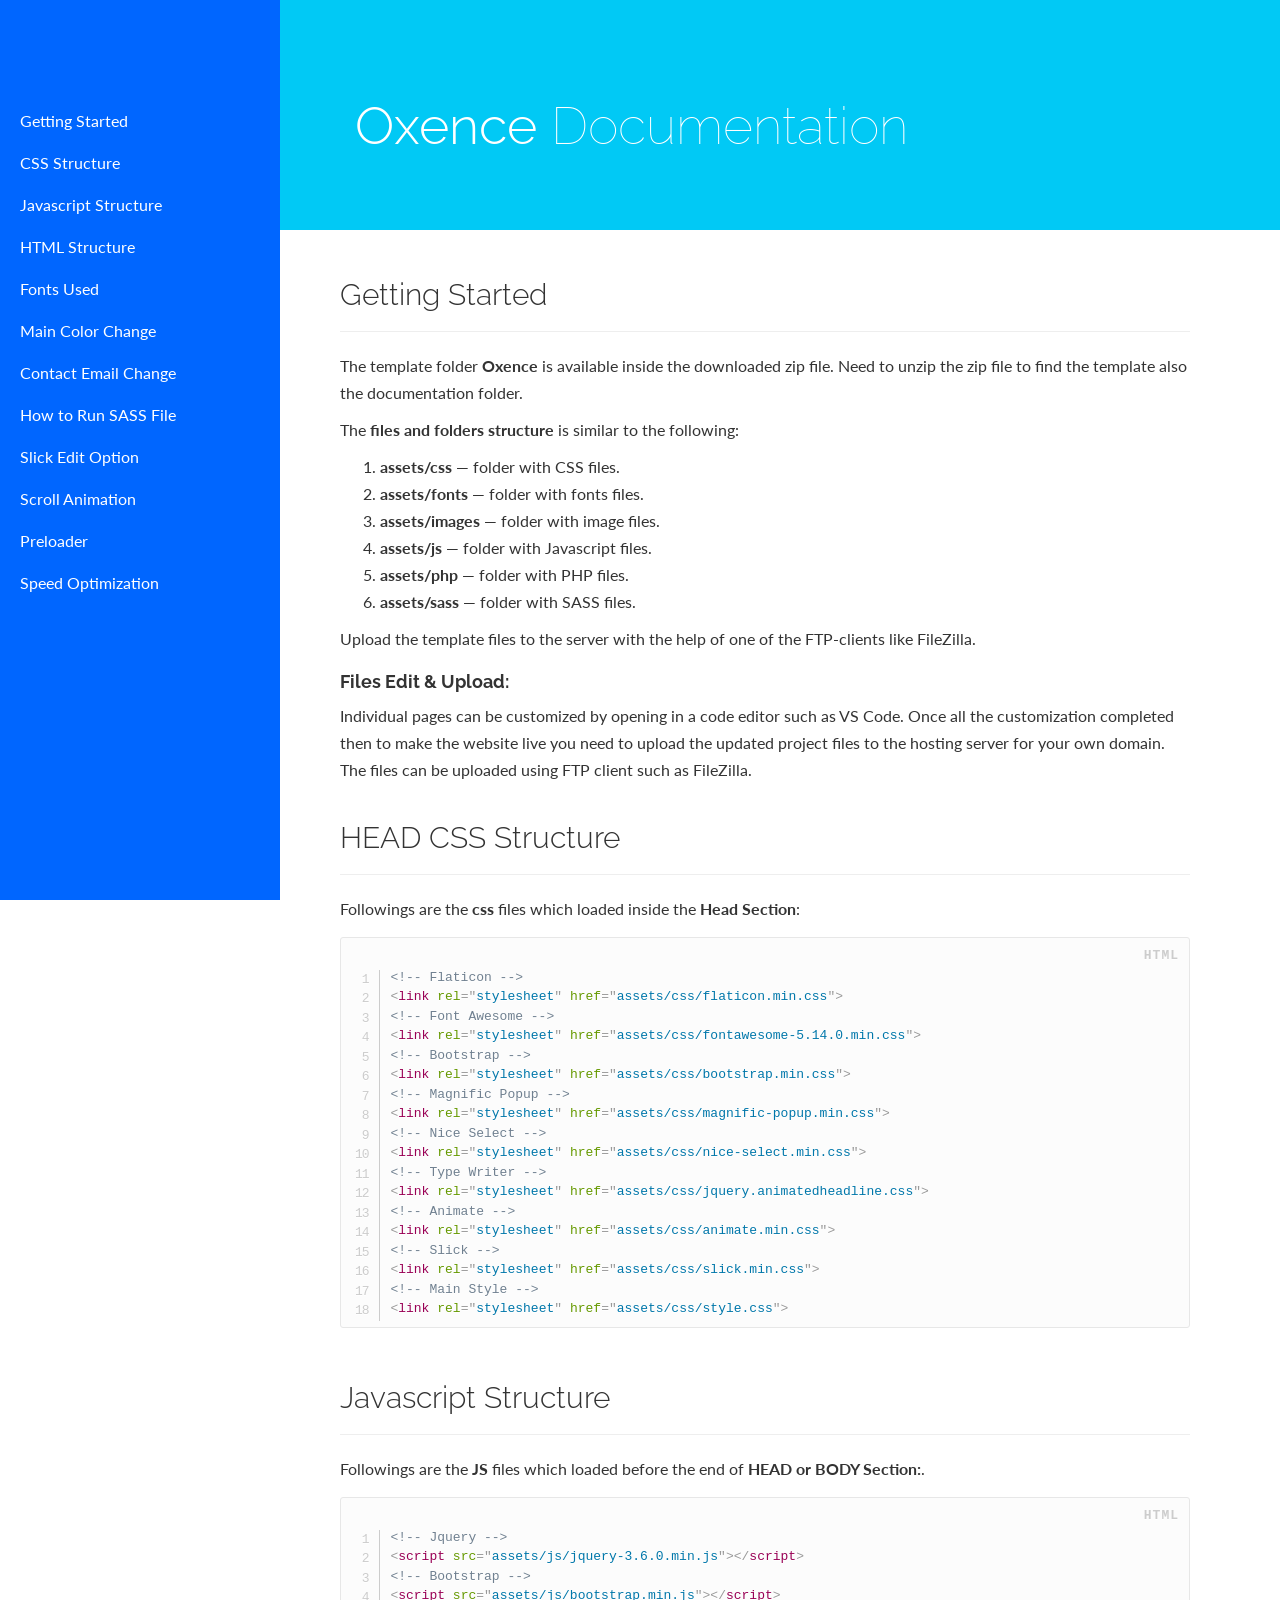
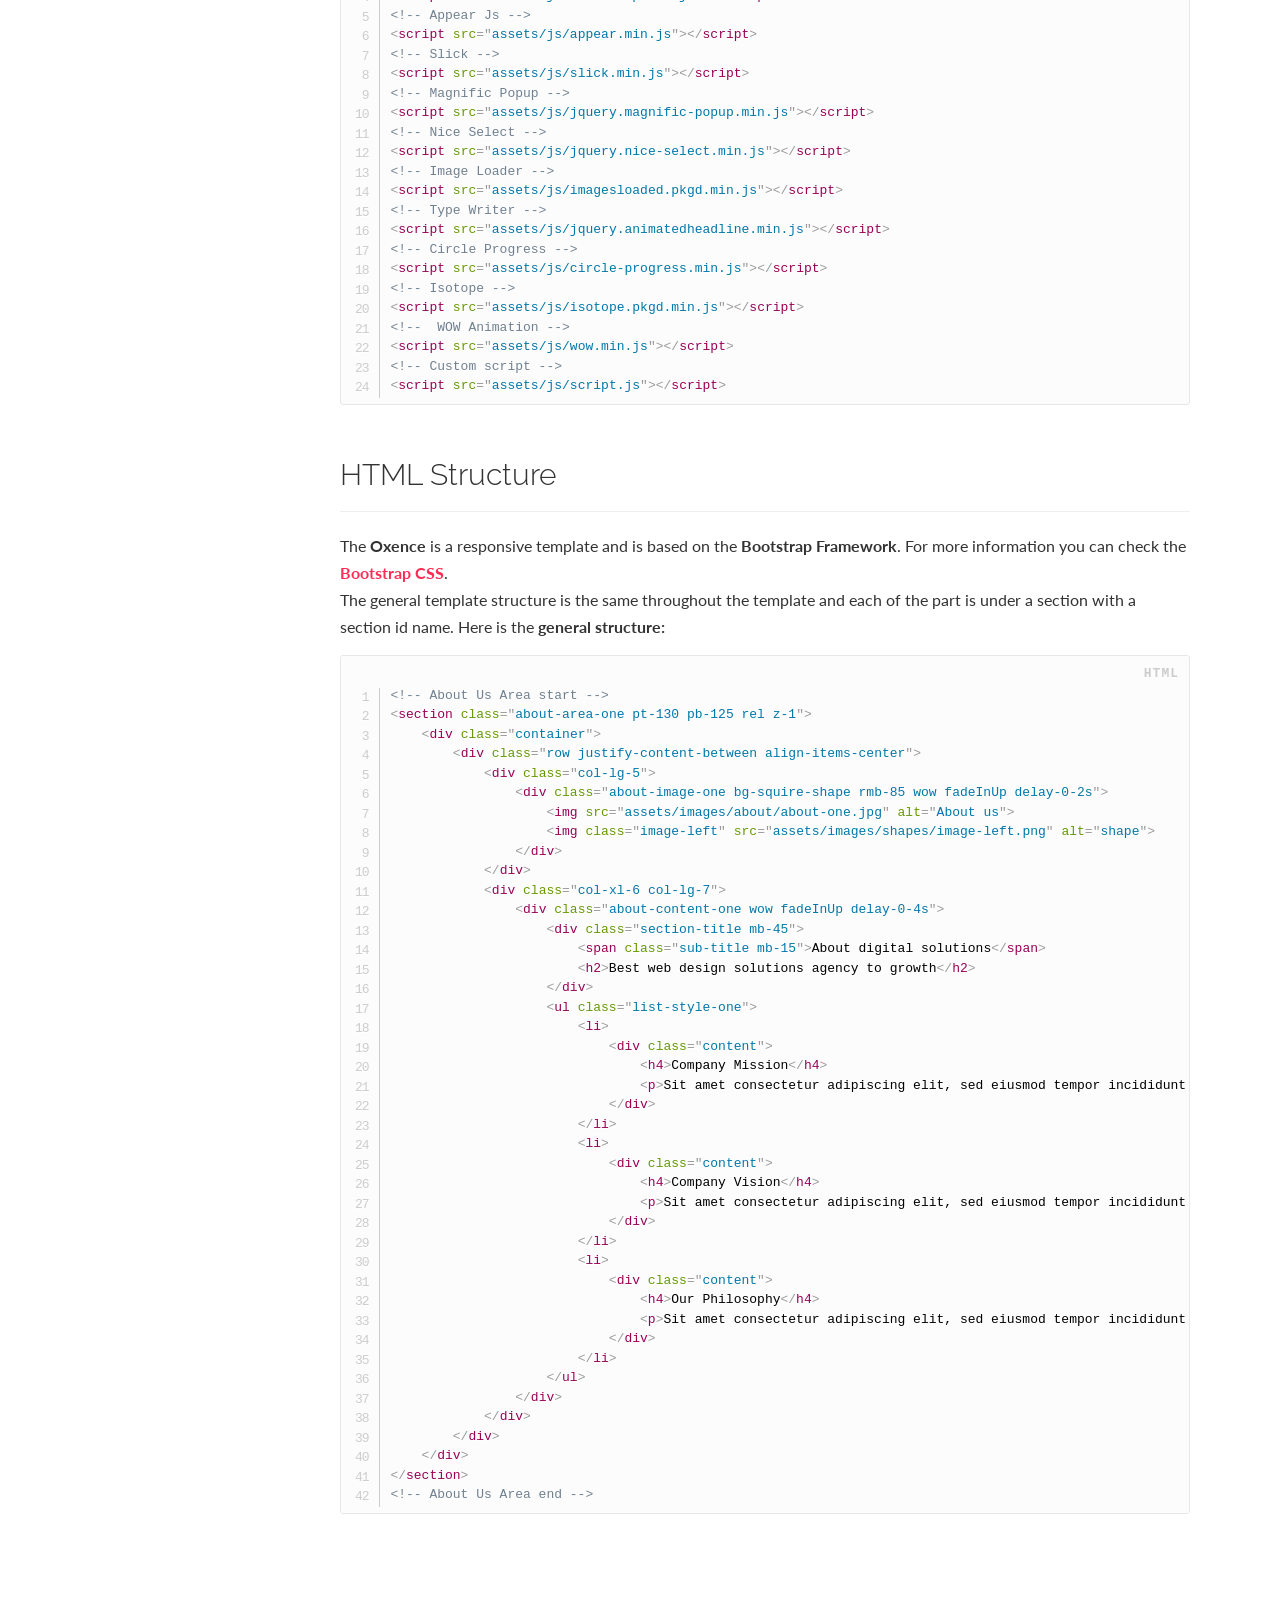
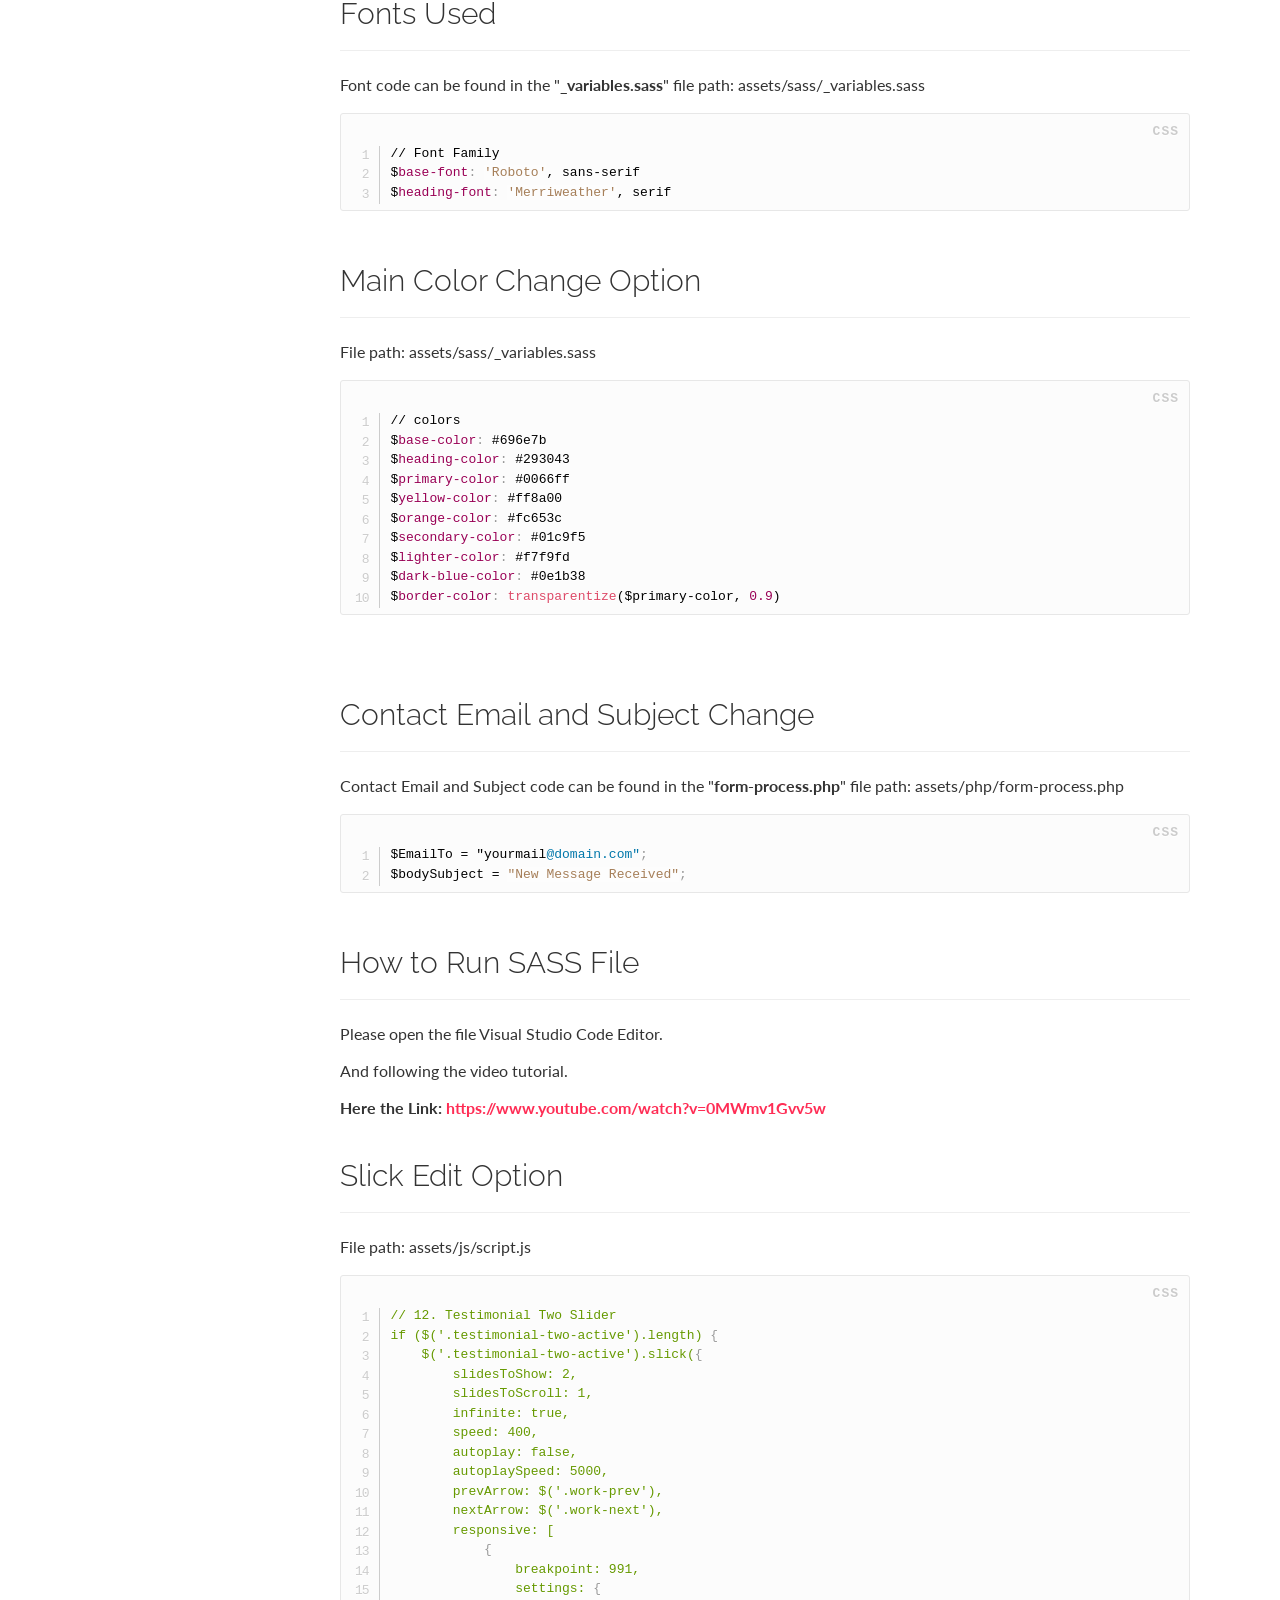
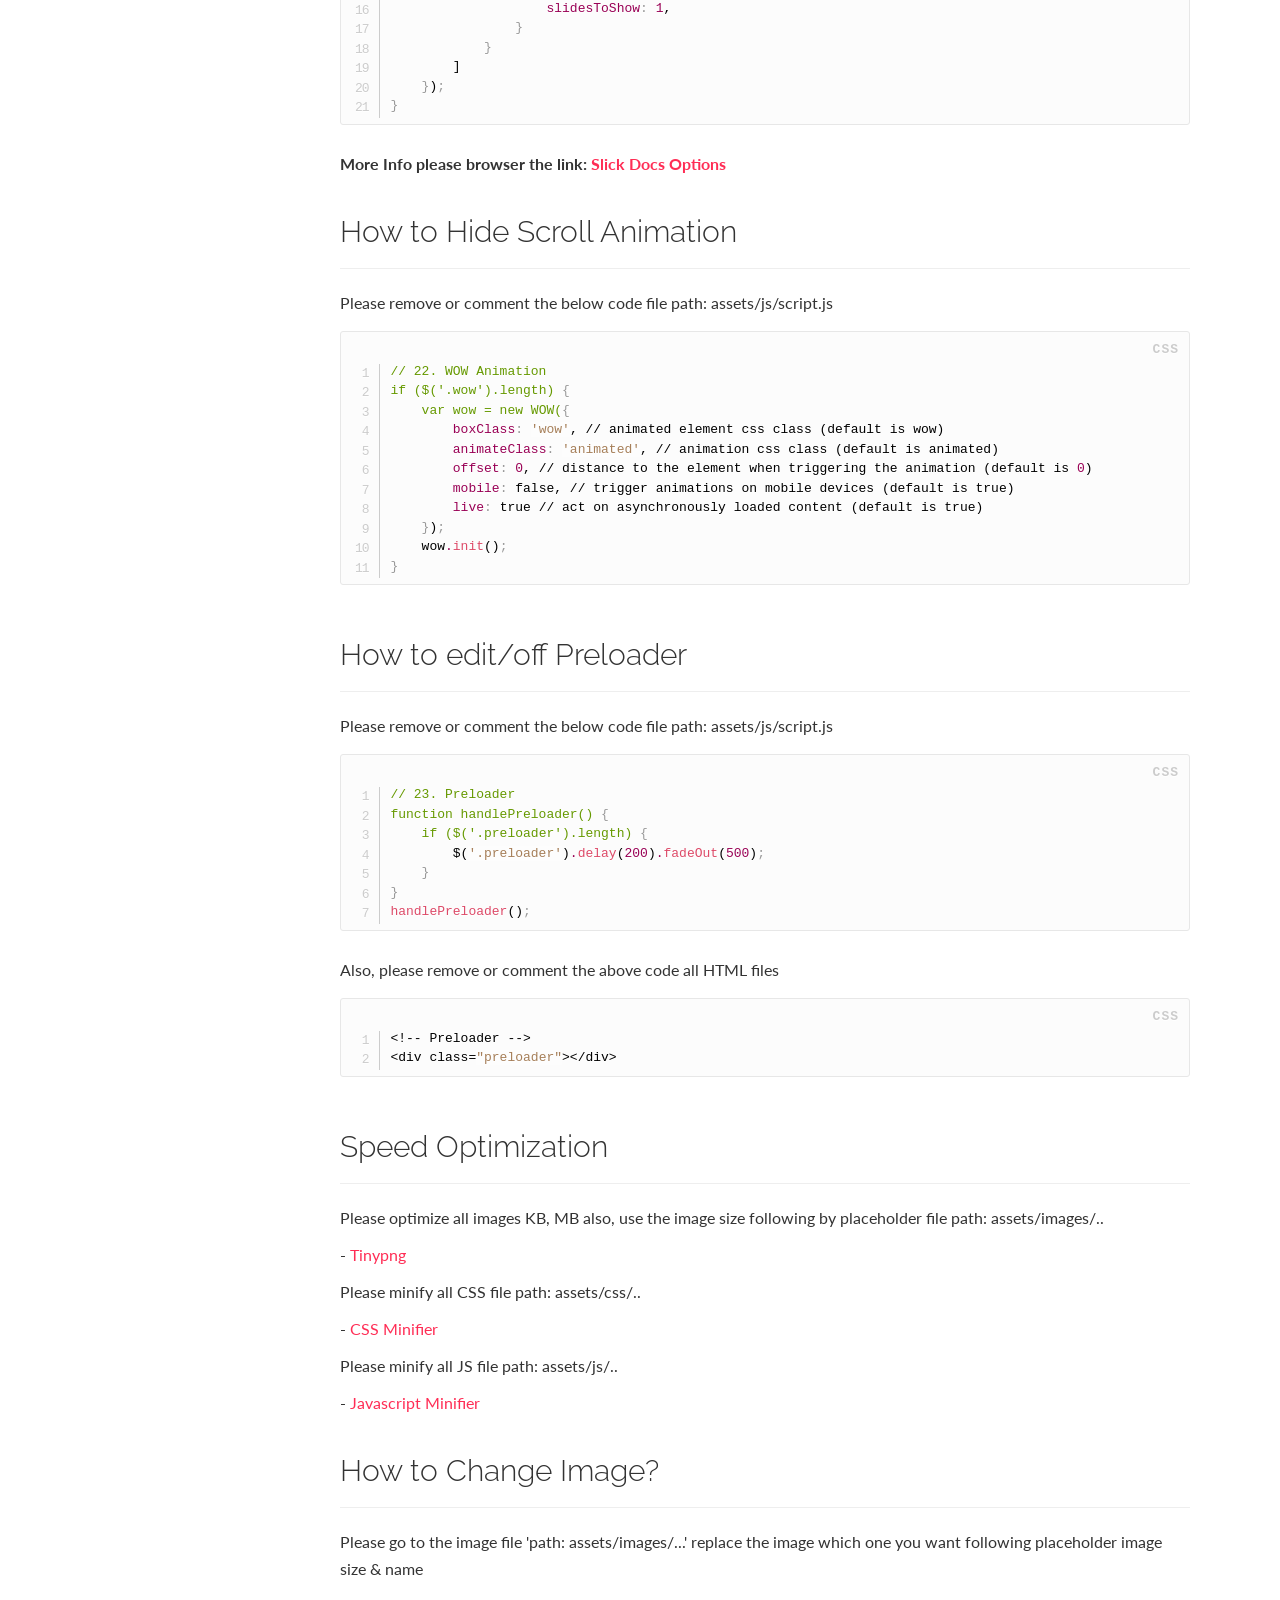
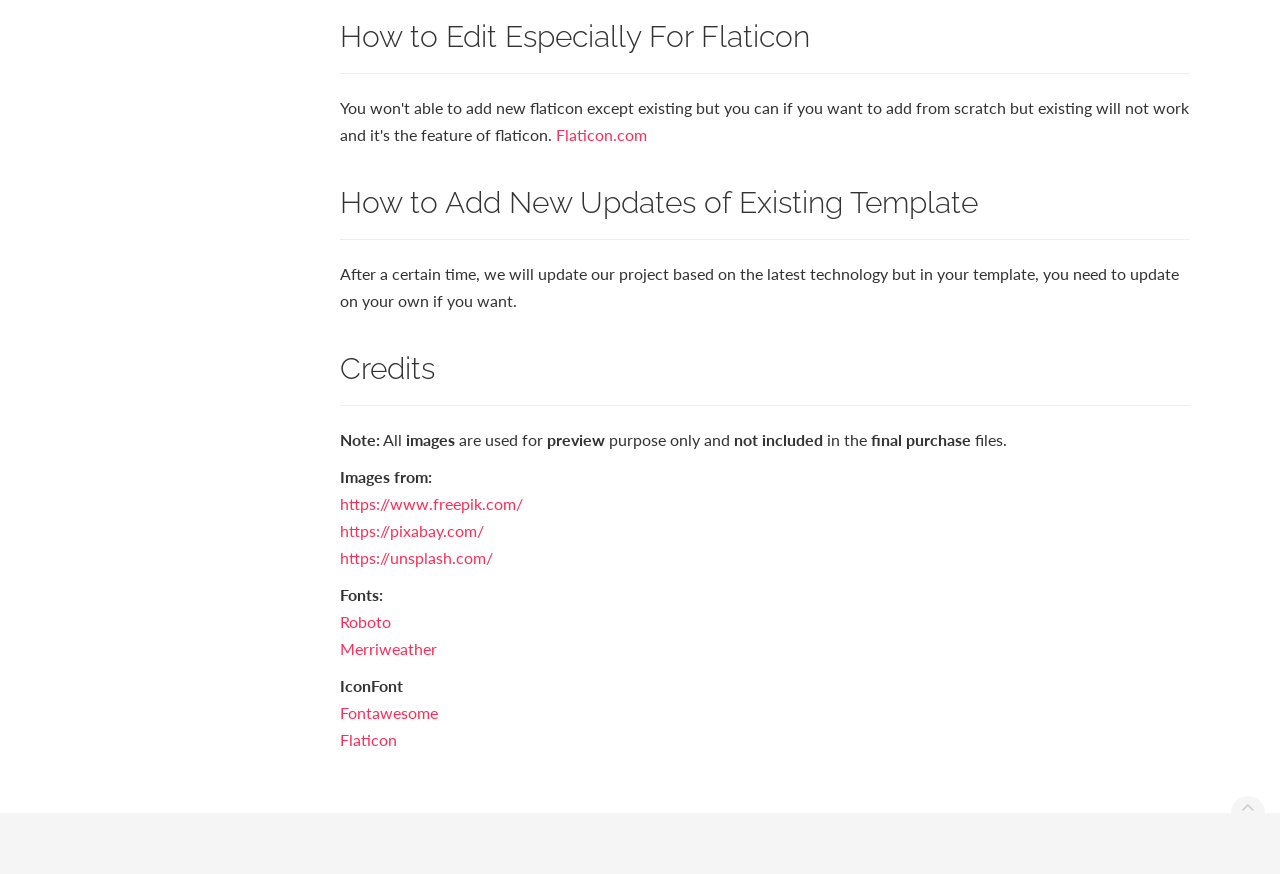
<file: Oxence Preview_with_rtl - Placeholder/Documentation/index.html>
<!DOCTYPE html>
<html lang="en">

<head>
    <meta charset="utf-8">
    <meta http-equiv="X-UA-Compatible" content="IE=edge">
    <meta name="viewport" content="width=device-width, initial-scale=1">
    <meta name="description" content="">
    <meta name="keywords" content="">

    <title>Oxence - HTML Template</title>

    <!-- Style CSS -->
    <link href="css/collection.css" rel="stylesheet">

    <!-- Fonts -->
    <link href="https://fonts.googleapis.com/css?family=Raleway:100,300,400,500%7CLato:300,400" rel="stylesheet"
        type="text/css">

    <link rel="icon" type="image/png" href="images/favicon.png">
</head>

<body data-spy="scroll" data-target=".sidebar" data-offset="200">
    <!-- Sidebar -->
    <aside class="sidebar sidebar-boxed sidebar-dark">
        <ul class="nav sidenav dropable">
            <li><a href="#getting_started" title="Getting Started">Getting Started</a></li>
            <li><a href="#head_css_structure" title="HEAD CSS Structure">CSS Structure</a></li>
            <li><a href="#javascript_structure" title="Javascript Structure">Javascript Structure</a></li>
            <li><a href="#html_structure" title="HTML Structure">HTML Structure</a></li>
            <li><a href="#fonts_used" title="Fonts used">Fonts Used</a></li>
            <li><a href="#color-change-option" title="Main Color Change Option">Main Color Change</a></li>
            <li><a href="#contact_email_change" title="Fonts used">Contact Email Change</a></li>
            <li><a href="#run-scss" title="How to Run SCSS">How to Run SASS File</a></li>
            <li><a href="#slider-edit" title="Owl Carousel Edit Option">Slick Edit Option</a></li>
            <li><a href="#scroll-animation" title="How to Hide Scroll Animation">Scroll Animation</a></li>
            <li><a href="#preloader-hide" title="How to edit/off Preloader">Preloader</a></li>
            <li><a href="#speed-optimization" title="Speed Optimization">Speed Optimization</a></li>
        </ul>
    </aside>
    <!-- END Sidebar -->

    <header class="site-header navbar-transparent">
        <!-- Banner -->
        <div class="banner auto-size" style="background-color: #01c9f5;">
            <div class="container-fluid">
                <h1 style="margin: 0; padding: 30px 0;"><strong>Oxence</strong> Documentation</h1>
            </div>
        </div>
        <!-- END Banner -->
    </header>

    <main class="container-fluid">
        <!-- Main content -->
        <article class="main-content" role="main">


            <section id="getting_started">
                <div class="page-header">
                    <h3 style="margin-top: 0; margin-bottom: 12px;">Getting Started</h3>
                </div>
                <p>The template folder <strong>Oxence</strong> is available inside the downloaded zip file. Need to
                    unzip the zip file to find the template also the documentation folder.</p>
                <p>The <strong>files and folders structure</strong> is similar to the following:</p>
                <ol>
                    <li><strong>assets/css</strong> — folder with CSS files.</li>
                    <li><strong>assets/fonts</strong> — folder with fonts files.</li>
                    <li><strong>assets/images</strong> — folder with image files.</li>
                    <li><strong>assets/js</strong> — folder with Javascript files.</li>
                    <li><strong>assets/php</strong> — folder with PHP files.</li>
                    <li><strong>assets/sass</strong> — folder with SASS files.</li>
                </ol>
                <p>Upload the template files to the server with the help of one of the FTP-clients like FileZilla.</p>





                <h6 style="margin-top: 20px;"><strong>Files Edit & Upload:</strong></h6>
                <p>Individual pages can be customized by opening in a code editor such as VS Code. Once all the
                    customization completed then to make the website live you need to upload the updated project files
                    to the hosting server for your own domain. The files can be uploaded using FTP client such as
                    FileZilla.</p>
            </section>

            <section id="head_css_structure">
                <div class="page-header">
                    <h3 style="margin-top: 0; margin-bottom: 12px;">HEAD CSS Structure</h3>
                </div>
                <p>Followings are the <strong>css</strong> files which loaded inside the <strong>Head Section</strong>:
                </p>
                <pre class="line-numbers">
<code class="language-markup">

&lt;!-- Flaticon --&gt;
&lt;link rel="stylesheet" href="assets/css/flaticon.min.css"&gt;
&lt;!-- Font Awesome --&gt;
&lt;link rel="stylesheet" href="assets/css/fontawesome-5.14.0.min.css"&gt;
&lt;!-- Bootstrap --&gt;
&lt;link rel="stylesheet" href="assets/css/bootstrap.min.css"&gt;
&lt;!-- Magnific Popup --&gt;
&lt;link rel="stylesheet" href="assets/css/magnific-popup.min.css"&gt;
&lt;!-- Nice Select --&gt;
&lt;link rel="stylesheet" href="assets/css/nice-select.min.css"&gt;
&lt;!-- Type Writer --&gt;
&lt;link rel="stylesheet" href="assets/css/jquery.animatedheadline.css"&gt;
&lt;!-- Animate --&gt;
&lt;link rel="stylesheet" href="assets/css/animate.min.css"&gt;
&lt;!-- Slick --&gt;
&lt;link rel="stylesheet" href="assets/css/slick.min.css"&gt;
&lt;!-- Main Style --&gt;
&lt;link rel="stylesheet" href="assets/css/style.css"&gt;

</code>
</pre>
            </section>

            <section id="javascript_structure">
                <div class="page-header">
                    <h3 style="margin-top: 0; margin-bottom: 12px;">Javascript Structure</h3>
                </div>
                <p>Followings are the <strong>JS</strong> files which loaded before the end of <strong>HEAD or BODY
                        Section:</strong>.</p>
                <pre class="line-numbers">
<code class="language-markup">

&lt;!-- Jquery --&gt;
&lt;script src="assets/js/jquery-3.6.0.min.js"&gt;&lt;/script&gt;
&lt;!-- Bootstrap --&gt;
&lt;script src="assets/js/bootstrap.min.js"&gt;&lt;/script&gt;
&lt;!-- Appear Js --&gt;
&lt;script src="assets/js/appear.min.js"&gt;&lt;/script&gt;
&lt;!-- Slick --&gt;
&lt;script src="assets/js/slick.min.js"&gt;&lt;/script&gt;
&lt;!-- Magnific Popup --&gt;
&lt;script src="assets/js/jquery.magnific-popup.min.js"&gt;&lt;/script&gt;
&lt;!-- Nice Select --&gt;
&lt;script src="assets/js/jquery.nice-select.min.js"&gt;&lt;/script&gt;
&lt;!-- Image Loader --&gt;
&lt;script src="assets/js/imagesloaded.pkgd.min.js"&gt;&lt;/script&gt;
&lt;!-- Type Writer --&gt;
&lt;script src="assets/js/jquery.animatedheadline.min.js"&gt;&lt;/script&gt;
&lt;!-- Circle Progress --&gt;
&lt;script src="assets/js/circle-progress.min.js"&gt;&lt;/script&gt;
&lt;!-- Isotope --&gt;
&lt;script src="assets/js/isotope.pkgd.min.js"&gt;&lt;/script&gt;
&lt;!--  WOW Animation --&gt;
&lt;script src="assets/js/wow.min.js"&gt;&lt;/script&gt;
&lt;!-- Custom script --&gt;
&lt;script src="assets/js/script.js"&gt;&lt;/script&gt;
    
</code>
</pre>
            </section>



            <section id="html_structure">
                <div class="page-header">
                    <h3 style="margin-top: 0; margin-bottom: 12px;">HTML Structure</h3>
                </div>
                The <Strong>Oxence</Strong> is a responsive template and is based on the <strong>Bootstrap
                    Framework</strong>. For more information you can check the <a target="_blank"
                    href="https://getbootstrap.com/"><strong>Bootstrap CSS</strong></a>.
                <p>The general template structure is the same throughout the template and each of the part is under a
                    section with a section id name. Here is the <strong>general structure:</strong></p>
                <pre class="line-numbers">
<code class="language-markup">

&lt;!-- About Us Area start --&gt;
&lt;section class="about-area-one pt-130 pb-125 rel z-1"&gt;
    &lt;div class="container"&gt;
        &lt;div class="row justify-content-between align-items-center"&gt;
            &lt;div class="col-lg-5"&gt;
                &lt;div class="about-image-one bg-squire-shape rmb-85 wow fadeInUp delay-0-2s"&gt;
                    &lt;img src="assets/images/about/about-one.jpg" alt="About us"&gt;
                    &lt;img class="image-left" src="assets/images/shapes/image-left.png" alt="shape"&gt;
                &lt;/div&gt;
            &lt;/div&gt;
            &lt;div class="col-xl-6 col-lg-7"&gt;
                &lt;div class="about-content-one wow fadeInUp delay-0-4s"&gt;
                    &lt;div class="section-title mb-45"&gt;
                        &lt;span class="sub-title mb-15"&gt;About digital solutions&lt;/span&gt;
                        &lt;h2&gt;Best web design solutions agency to growth&lt;/h2&gt;
                    &lt;/div&gt;
                    &lt;ul class="list-style-one"&gt;
                        &lt;li&gt;
                            &lt;div class="content"&gt;
                                &lt;h4&gt;Company Mission&lt;/h4&gt;
                                &lt;p&gt;Sit amet consectetur adipiscing elit, sed eiusmod tempor incididunt labore et dolore magna aliqua esuis suspendisse&lt;/p&gt;
                            &lt;/div&gt;
                        &lt;/li&gt;
                        &lt;li&gt;
                            &lt;div class="content"&gt;
                                &lt;h4&gt;Company Vision&lt;/h4&gt;
                                &lt;p&gt;Sit amet consectetur adipiscing elit, sed eiusmod tempor incididunt labore et dolore magna aliqua esuis suspendisse&lt;/p&gt;
                            &lt;/div&gt;
                        &lt;/li&gt;
                        &lt;li&gt;
                            &lt;div class="content"&gt;
                                &lt;h4&gt;Our Philosophy&lt;/h4&gt;
                                &lt;p&gt;Sit amet consectetur adipiscing elit, sed eiusmod tempor incididunt labore et dolore magna aliqua esuis suspendisse&lt;/p&gt;
                            &lt;/div&gt;
                        &lt;/li&gt;
                    &lt;/ul&gt;
                &lt;/div&gt;
            &lt;/div&gt;
        &lt;/div&gt;
    &lt;/div&gt;
&lt;/section&gt;
&lt;!-- About Us Area end --&gt;
        
</code>
</pre>
            </section>


            <section id="fonts_used">
                <div class="page-header">
                    <h3 style="margin-top: 30px; margin-bottom: 12px;">Fonts Used</h3>
                </div>
                <p>
                    Font code can be found in the &quot;<strong>_variables.sass</strong>&quot; file path: assets/sass/_variables.sass
                </p>

                <pre class="line-numbers">
<code class="language-css">
// Font Family
$base-font: 'Roboto', sans-serif
$heading-font: 'Merriweather', serif
</code>
</pre>
            </section>


            <section id="color-change-option">
                <div class="page-header">
                    <h3 style="margin-top: 0; margin-bottom: 12px;">Main Color Change Option</h3>
                </div>
                <p>File path: assets/sass/_variables.sass</p>

                <pre class="line-numbers">
<code class="language-css">
// colors
$base-color: #696e7b
$heading-color: #293043
$primary-color: #0066ff
$yellow-color: #ff8a00
$orange-color: #fc653c
$secondary-color: #01c9f5
$lighter-color: #f7f9fd
$dark-blue-color: #0e1b38
$border-color: transparentize($primary-color, 0.9)
</code>
</pre>
            </section>


            <section id="contact_email_change">
                <div class="page-header">
                    <h3 style="margin-top: 30px; margin-bottom: 12px;">Contact Email and Subject Change</h3>
                </div>
                <p>
                    Contact Email and Subject code can be found in the &quot;<strong>form-process.php</strong>&quot; file path: assets/php/form-process.php
                </p>

                <pre class="line-numbers">
<code class="language-css">

$EmailTo = "yourmail@domain.com";
$bodySubject = "New Message Received";

</code>
</pre>
            </section>

           
            <section id="run-scss">
                <div class="page-header">
                    <h3 style="margin-top: 0; margin-bottom: 12px;">How to Run SASS File</h3>
                </div>
                <p>Please open the file Visual Studio Code Editor.</p>
                <p>And following the video tutorial.</p>
                <p><strong>Here the Link: <a href="https://www.youtube.com/watch?v=0MWmv1Gvv5w"
                            target="_blank">https://www.youtube.com/watch?v=0MWmv1Gvv5w</a></strong></p>
            </section>

            <section id="slider-edit">
                <div class="page-header">
                    <h3 style="margin-top: 0; margin-bottom: 12px;">Slick Edit Option</h3>
                </div>
                <p>File path: assets/js/script.js</p>

                <pre class="line-numbers">
<code class="language-css">

// 12. Testimonial Two Slider
if ($('.testimonial-two-active').length) {
    $('.testimonial-two-active').slick({
        slidesToShow: 2,
        slidesToScroll: 1,
        infinite: true,
        speed: 400,
        autoplay: false,
        autoplaySpeed: 5000,
        prevArrow: $('.work-prev'),
        nextArrow: $('.work-next'),
        responsive: [
            {
                breakpoint: 991,
                settings: {
                    slidesToShow: 1,
                }
            }
        ]
    });
}

</code>
</pre>
                <p><strong>More Info please browser the link: <a href="https://kenwheeler.github.io/slick/"
                            target="_blank">Slick Docs Options</a></strong></p>
            </section>

            <section id="scroll-animation">
                <div class="page-header">
                    <h3 style="margin-top: 0; margin-bottom: 12px;">How to Hide Scroll Animation</h3>
                </div>
                <p>Please remove or comment the below code file path: assets/js/script.js</p>
                <pre class="line-numbers">
<code class="language-css">

// 22. WOW Animation
if ($('.wow').length) {
    var wow = new WOW({
        boxClass: 'wow', // animated element css class (default is wow)
        animateClass: 'animated', // animation css class (default is animated)
        offset: 0, // distance to the element when triggering the animation (default is 0)
        mobile: false, // trigger animations on mobile devices (default is true)
        live: true // act on asynchronously loaded content (default is true)
    });
    wow.init();
}

</code>
</pre>
                </section>

				<section id="preloader-hide">
                    <div class="page-header">
                        <h3 style="margin-top: 0; margin-bottom: 12px;">How to edit/off Preloader</h3>
                    </div>
                    <p>Please remove or comment the below code file path: assets/js/script.js</p>
<pre class="line-numbers">
<code class="language-css">

// 23. Preloader
function handlePreloader() {
    if ($('.preloader').length) {
        $('.preloader').delay(200).fadeOut(500);
    }
}
handlePreloader();

</code>
</pre>

                <p>Also, please remove or comment the above code all HTML files</p>
                <pre class="line-numbers">
<code class="language-css">

&lt;!-- Preloader --&gt;
&lt;div class="preloader"&gt;&lt;/div&gt;

</code>
</pre>
            </section>

            <section id="speed-optimization">
                <div class="page-header">
                    <h3 style="margin-top: 0; margin-bottom: 12px;">Speed Optimization</h3>
                </div>

                <p>Please optimize all images KB, MB also, use the image size following by placeholder file path:
                    assets/images/..</p>
                <p>- <a href="https://tinypng.com/" target="_blank">Tinypng</a></p>

                <p>Please minify all CSS file path: assets/css/..</p>
                <p>- <a href="https://cssminifier.com/" target="_blank">CSS Minifier</a></p>


                <p>Please minify all JS file path: assets/js/..</p>
                <p>- <a href="https://javascript-minifier.com/" target="_blank">Javascript Minifier</a></p>
            </section>

            <section id="how-to-change-image">
                <div class="page-header">
                    <h3 style="margin-top: 0; margin-bottom: 12px;">How to Change Image?</h3>
                </div>

                <p>Please go to the image file 'path: assets/images/...' replace the image which one you want following
                    placeholder image size & name</p>
            </section>

            <section id="flaticon-edit">
                <div class="page-header">
                    <h3 style="margin-top: 0; margin-bottom: 12px;">How to Edit Especially For Flaticon</h3>
                </div>

                <p>You won't able to add new flaticon except existing but you can if you want to add from scratch but
                    existing will not work and it's the feature of flaticon. <a href="https://www.flaticon.com/"
                        target="_blank">Flaticon.com</a>
            </section>



            <section id="how-to-change-images">
                <div class="page-header">
                    <h3 style="margin-top: 0; margin-bottom: 12px;">How to Add New Updates of Existing Template</h3>
                </div>

                <p>
                    After a certain time, we will update our project based on the latest technology but in your
                    template, you need to update on your own if you want.
                </p>
            </section>

            <section id="credits">
                <div class="page-header">
                    <h3 style="margin-top: 0; margin-bottom: 12px;">Credits</h3>
                </div>
                <p><strong>Note:</strong> All <strong>images</strong> are used for <strong>preview</strong> purpose only
                    and <strong>not included</strong> in the <strong>final purchase</strong> files.</p>
                <p> <strong>Images from:</strong><br />
                    <a target="_blank" href="https://www.freepik.com/">https://www.freepik.com/</a><br />
                    <a target="_blank" href="https://pixabay.com/">https://pixabay.com/</a><br />
                    <a target="_blank" href="https://unsplash.com/">https://unsplash.com/</a><br />
                </p>
                <p>
                    <strong>Fonts:</strong><br />
                    <a target="_blank" href="https://fonts.google.com/specimen/Roboto/">Roboto</a><br />
                    <a target="_blank" href="fonts.google.com/specimen/Merriweather/">Merriweather</a><br />
                </p>
                <p>
                    <strong>IconFont</strong><br>
                    <a href="https://fontawesome.com/" target="_blank">Fontawesome</a><br>
                    <a href="https://www.flaticon.com/" target="_blank">Flaticon</a><br>
                </p>
            </section>


        </article>
        <!-- END Main content -->
    </main>

    <!-- Footer -->
    <footer class="site-footer">
        <div class="container-fluid"> <a id="scroll-up" href="#"><i class="fa fa-angle-up"></i></a>
            <div class="row">
                <div class="col-md-6 col-sm-6">

                </div>
                <div class="col-md-6 col-sm-6">

                </div>
            </div>
        </div>
    </footer>
    <!-- END Footer -->


    <!-- Scripts -->
    <script src="js/other.js"></script>
    <script src="js/custom.js"></script>
</body>

</html>
</file>
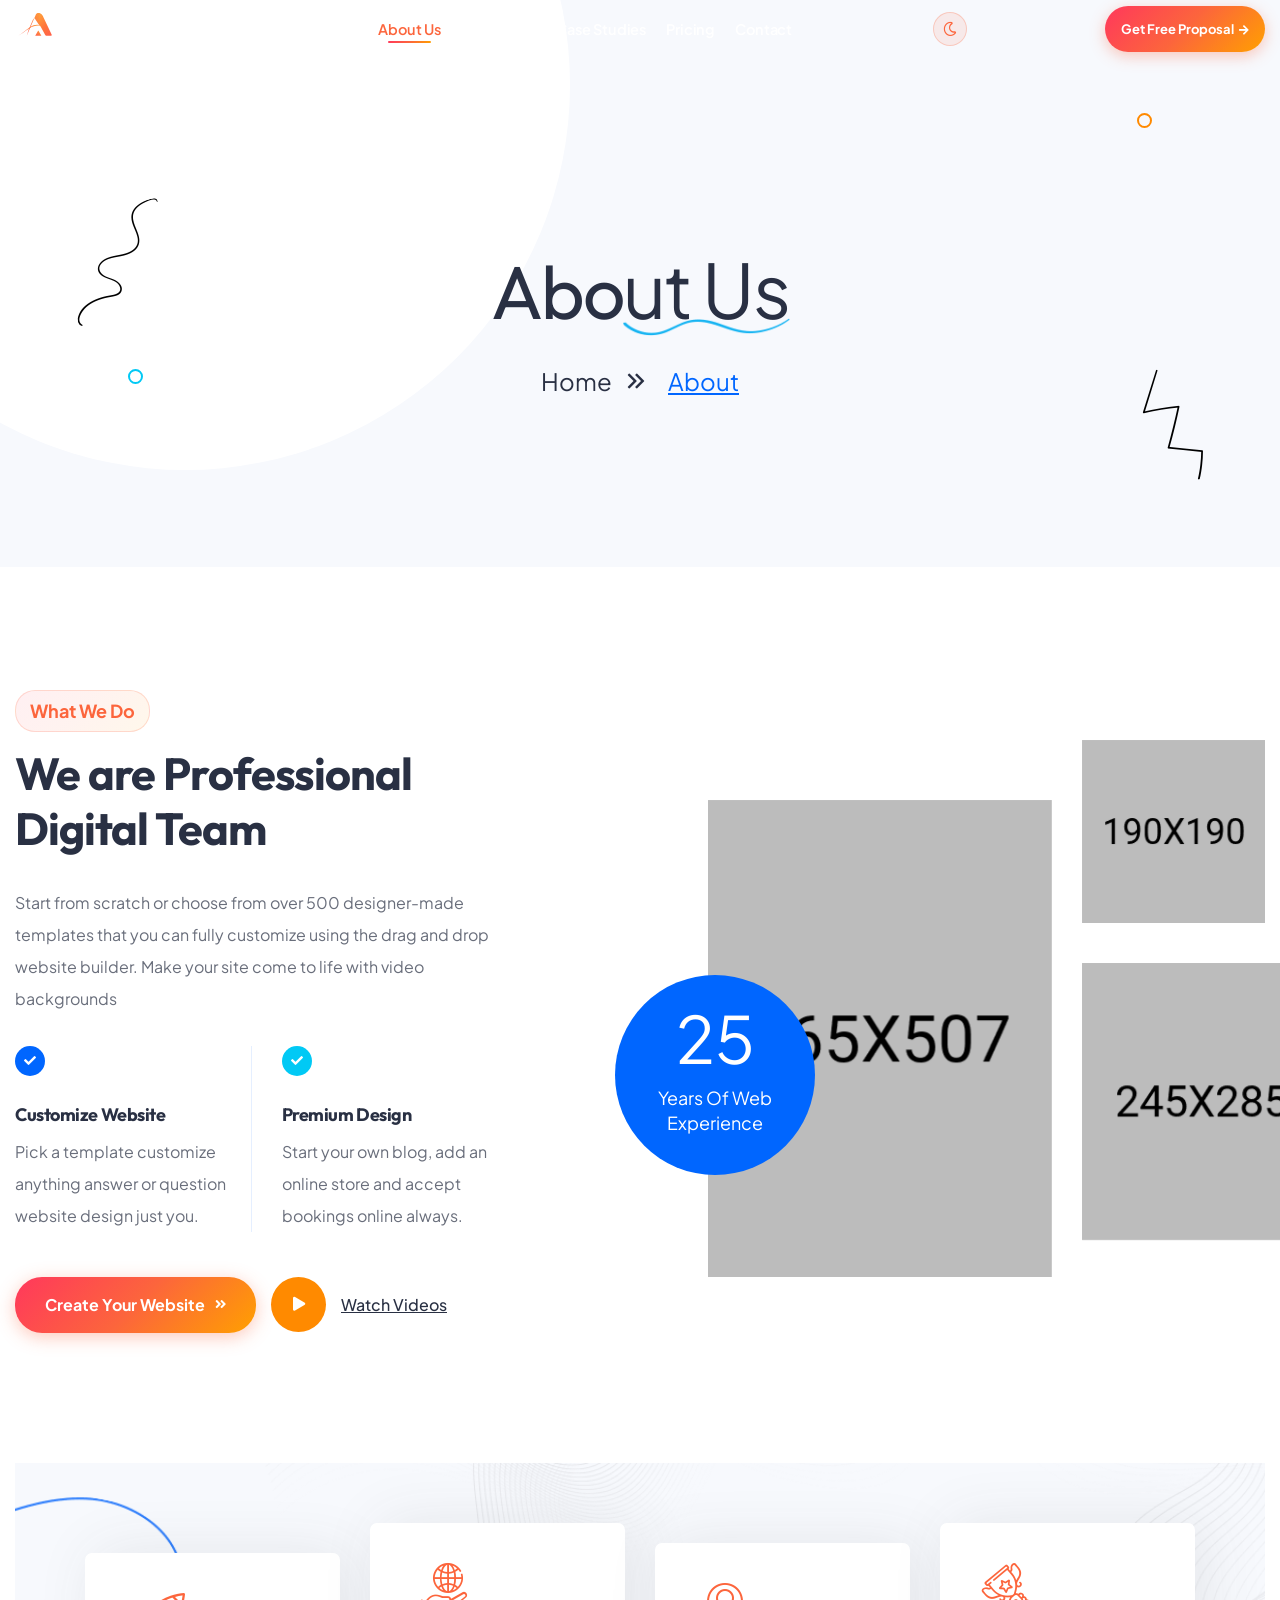
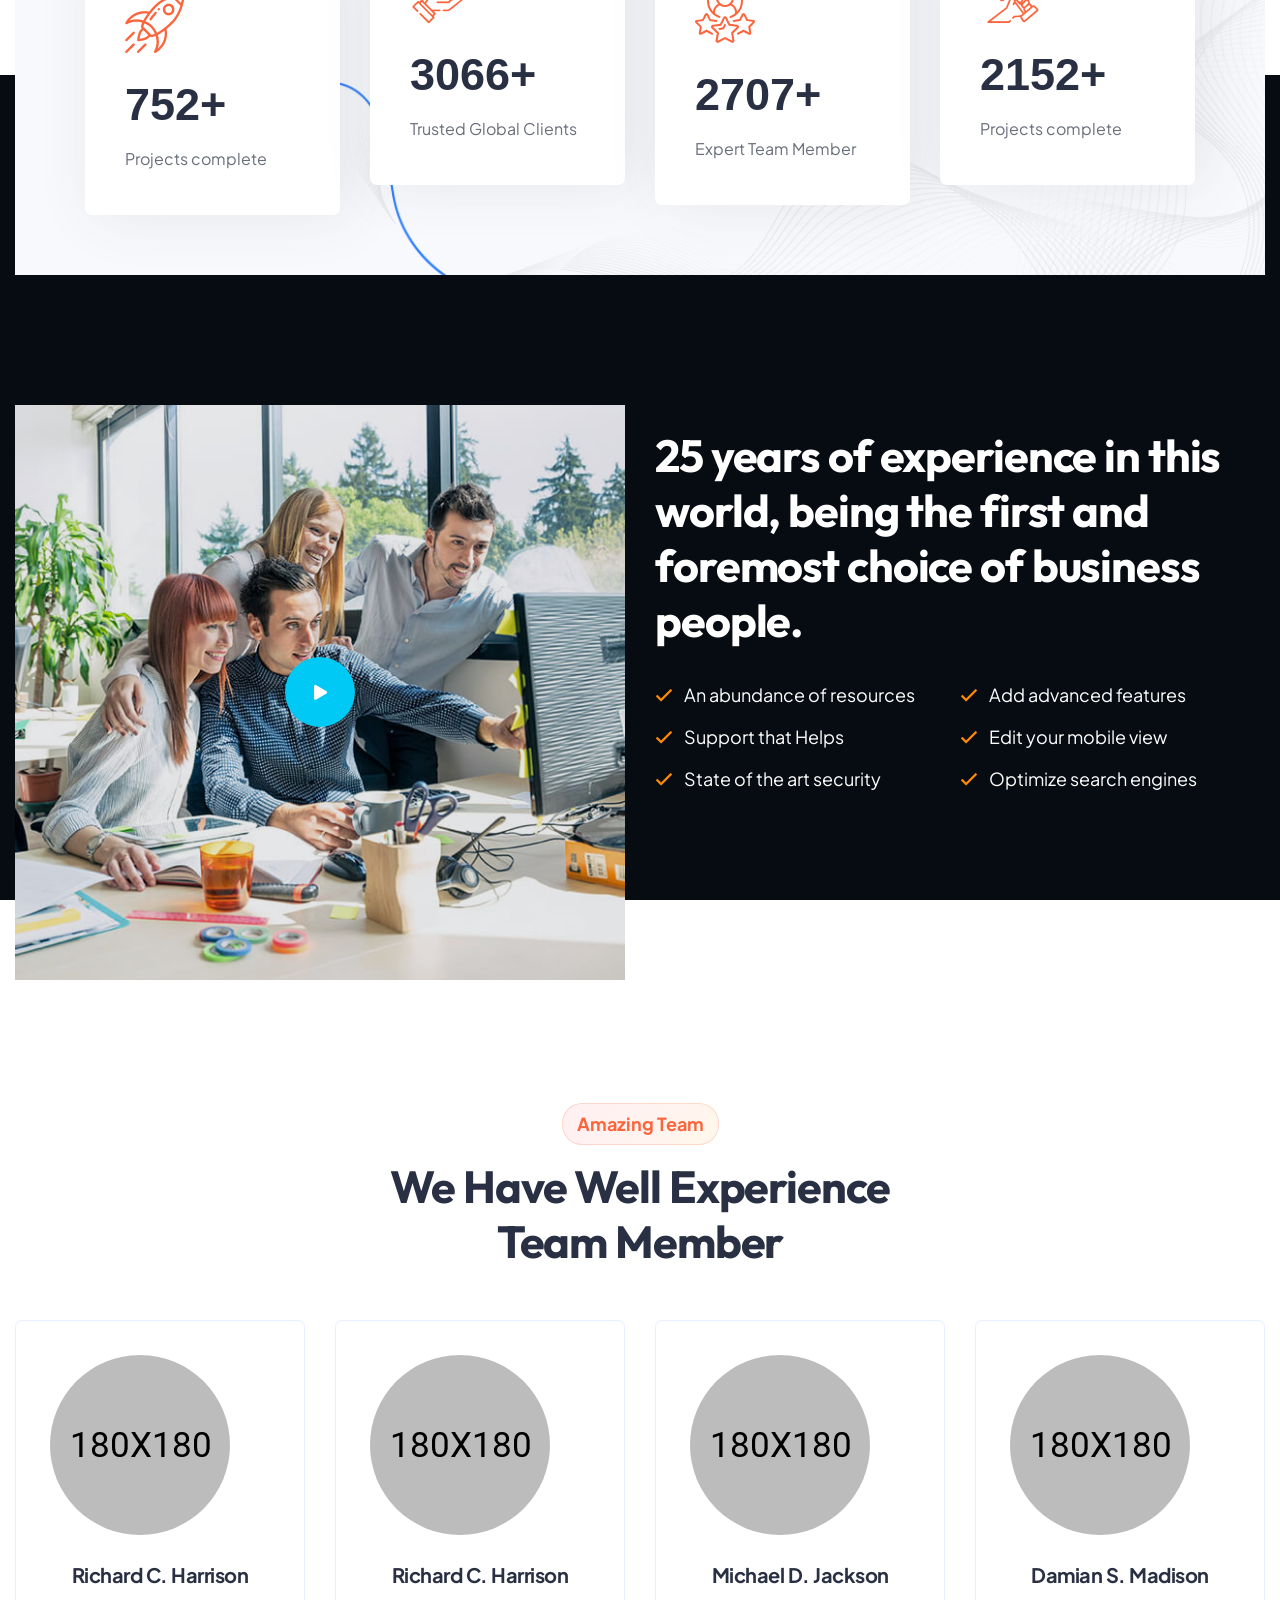
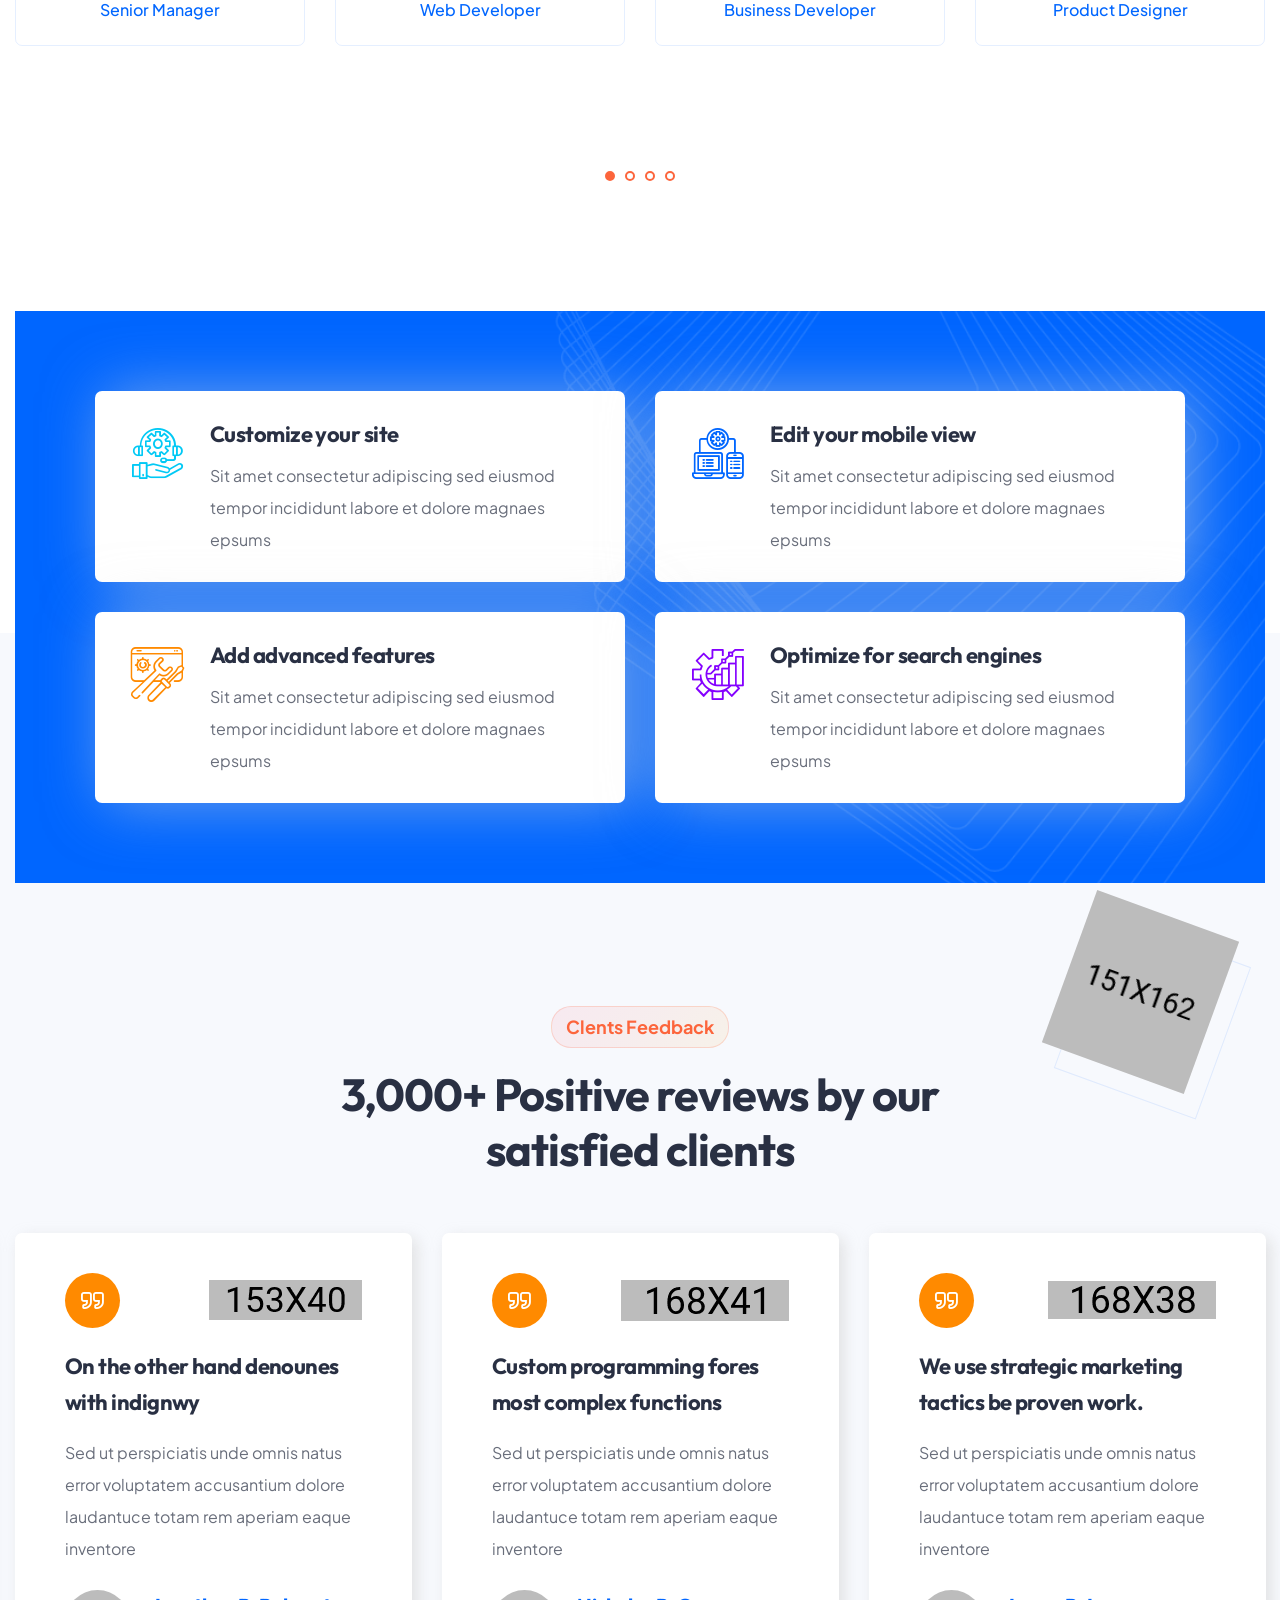
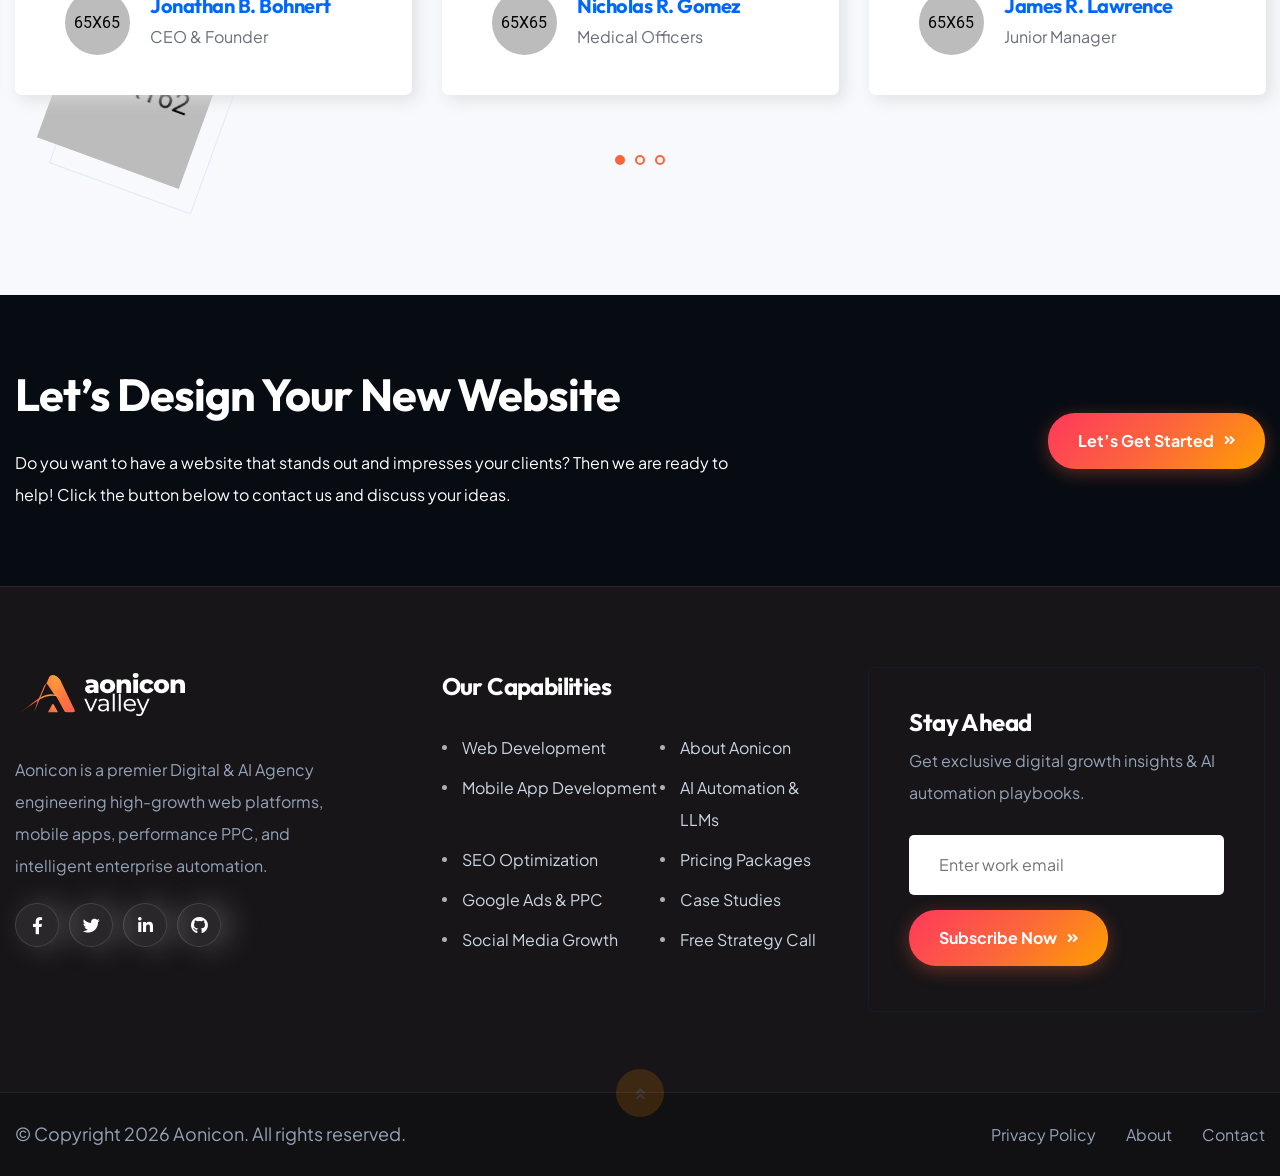
<file: about.html>
<!DOCTYPE html>
<html lang="zxx">
<head>
    <!-- Required meta tags -->
    <meta charset="utf-8" />
    <meta name="description" content="" />
    <meta http-equiv="X-UA-Compatible" content="IE=edge">
    <meta name="viewport" content="width=device-width, initial-scale=1, shrink-to-fit=no">

    <!-- Title -->
    <title>About Us — Aonicon Digital &amp; AI Agency</title>
        <!-- Favicon Icon -->
    <link rel="shortcut icon" href="assets/images/logos/aonicon-favicon.svg" type="image/svg+xml">
    <!-- Google Fonts (Plus Jakarta Sans & Outfit) -->
    <link rel="preconnect" href="https://fonts.googleapis.com">
    <link rel="preconnect" href="https://fonts.gstatic.com" crossorigin>
    <link href="https://fonts.googleapis.com/css2?family=Plus+Jakarta+Sans:wght@300;400;500;600;700;800&family=Outfit:wght@400;500;600;700;800;900&display=swap" rel="stylesheet">
    
    <!-- Flaticon -->
    <link rel="stylesheet" href="assets/css/flaticon.min.css">
    <!-- Font Awesome -->
    <link rel="stylesheet" href="assets/css/fontawesome-5.14.0.min.css">
    <!-- Bootstrap -->
    <link rel="stylesheet" href="assets/css/bootstrap.min.css">
    <!-- Magnific Popup -->
    <link rel="stylesheet" href="assets/css/magnific-popup.min.css">
    <!-- Nice Select -->
    <link rel="stylesheet" href="assets/css/nice-select.min.css">
    <!-- Type Writer -->
    <link rel="stylesheet" href="assets/css/jquery.animatedheadline.css">
    <!-- Animate -->
    <link rel="stylesheet" href="assets/css/animate.min.css">
    <!-- Slick -->
    <link rel="stylesheet" href="assets/css/slick.min.css">
    <!-- Main Style -->
    <link rel="stylesheet" href="assets/css/style.css">
    <!-- Aonicon Design System & Brand Theme -->
    <link rel="stylesheet" href="assets/css/aonicon.css">
    
</head>
<body class="home-one">
    <div class="page-wrapper">

        <!-- Preloader -->
        <div class="preloader"></div>

        <!-- main header -->
        <header class="main-header header-two">
            <!--Header-Upper-->
            <div class="header-upper">
                <div class="container clearfix">

                    <div class="header-inner rel d-flex align-items-center">
                        <div class="logo-outer">
                            <div class="logo">
                                <a href="index.html">
                                    <img class="logo-light" src="assets/images/logos/aonicon-logo.svg" alt="Aonicon Digital &amp; AI Agency">
                                    <img class="logo-dark" src="assets/images/logos/aonicon-logo-white.svg" alt="Aonicon Digital &amp; AI Agency">
                                </a>
                            </div>
                        </div>

                        <div class="nav-outer clearfix">
                            <!-- Main Menu -->
                            <nav class="main-menu navbar-expand-lg">
                                <div class="navbar-header">
                                   <div class="mobile-logo my-15">
                                       <a href="index.html">
                                            <img class="logo-light" src="assets/images/logos/aonicon-logo.svg" alt="Aonicon Digital &amp; AI Agency">
                                            <img class="logo-dark" src="assets/images/logos/aonicon-logo-white.svg" alt="Aonicon Digital &amp; AI Agency">
                                       </a>
                                   </div>
                                   
                                    <!-- Toggle Button -->
                                    <button type="button" class="navbar-toggle" data-bs-toggle="collapse" data-bs-target=".navbar-collapse">
                                        <span class="icon-bar"></span>
                                        <span class="icon-bar"></span>
                                        <span class="icon-bar"></span>
                                    </button>
                                </div>

                                <div class="navbar-collapse collapse clearfix">
                                    <ul class="navigation clearfix">
                                        <li><a href="index.html">Home</a></li>
                                        <li class="current"><a href="about.html">About Us</a></li>
                                        <li class="dropdown "><a href="services.html">Services</a>
                                            <ul>
                                                <li><a href="services.html#web-dev"><i class="fas fa-code me-2"></i> Web Development</a></li>
                                                <li><a href="services.html#app-dev"><i class="fas fa-mobile-alt me-2"></i> App Development</a></li>
                                                <li><a href="services.html#seo"><i class="fas fa-chart-line me-2"></i> SEO Services</a></li>
                                                <li><a href="services.html#smm"><i class="fas fa-bullhorn me-2"></i> Social Media Marketing</a></li>
                                                <li><a href="services.html#google-ads"><i class="fas fa-ad me-2"></i> Google Ads (PPC)</a></li>
                                                <li><a href="services.html#ai-services"><i class="fas fa-robot me-2"></i> AI Services &amp; Automation</a></li>
                                                <li class="divider"></li>
                                                <li><a href="services.html" class="fw-bold"><i class="fas fa-arrow-right me-2"></i> All Services Overview</a></li>
                                            </ul>
                                        </li>
                                        <li class=""><a href="projects.html">Case Studies</a></li>
                                        <li class=""><a href="pricing.html">Pricing</a></li>
                                        <li class=""><a href="contact.html">Contact</a></li>
                                    </ul>
                                </div>

                            </nav>
                            <!-- Main Menu End-->
                        </div>
                        
                        <!-- Theme Toggle (Light / Dark Mode) -->
                        <div class="theme-toggle-wrap">
                            <button class="theme-toggle-btn" id="themeToggleBtn" title="Toggle Light / Dark Mode" aria-label="Toggle Theme">
                                <i class="far fa-moon icon-moon"></i>
                                <i class="far fa-sun icon-sun"></i>
                            </button>
                        </div>
                        
                        <!-- Menu Button -->
                        <div class="menu-btns">
                           <a href="contact.html" class="theme-btn">Get Free Proposal <i class="fas fa-arrow-right"></i></a>
                        </div>
                    </div>
                </div>
            </div>
            <!--End Header Upper-->
        </header>
        
        
        <!-- Page Banner Start -->
        <section class="page-banner-area pt-245 rpt-150 pb-170 rpb-100 rel z-1 bgc-lighter text-center">
            <div class="container">
                <div class="banner-inner rpt-10">
                    <h1 class="page-title wow fadeInUp delay-0-2s">abo<span>ut us</span></h1>
                    <nav aria-label="breadcrumb">
                        <ol class="breadcrumb justify-content-center wow fadeInUp delay-0-4s">
                            <li class="breadcrumb-item"><a href="index.html">home</a></li>
                            <li class="breadcrumb-item active">About</li>
                        </ol>
                    </nav>
                </div>
            </div>
            <div class="banner-shapes">
                <div class="circle wow zoomInLeft delay-0-2s" data-wow-duration="2s"></div>
                <img class="shape-one" src="assets/images/shapes/hero-shape1.png" alt="Shape">
                <img class="shape-two" src="assets/images/shapes/hero-shape2.png" alt="Shape">
            </div>
        </section>
        <!-- Page Banner End -->
        
        
        <!-- What We Do Two Area start -->
        <section class="ww-do-two-area py-130 rel z-1">
            <div class="container">
                <div class="row justify-content-between align-items-center">
                    <div class="col-xl-5 col-lg-6">
                        <div class="ww-do-two-content rmb-65 wow fadeInUp delay-0-2s">
                            <div class="section-title mb-30">
                                <span class="sub-title style-two mb-15">What We Do</span>
                                <h2>We are Professional Digital Team</h2>
                            </div>
                            <p>Start from scratch or choose from over 500 designer-made templates that you can fully  customize using the drag and drop website builder. Make your site come to life with video backgrounds</p>
                            <div class="row pt-15">
                                <div class="col-sm-6">
                                    <div class="feature-item-two border-right pe-sm-3">
                                        <div class="icon"><i class="fas fa-check"></i></div>
                                        <h5>Customize Website</h5>
                                        <p>Pick a template customize anything answer or question website design just you.</p>
                                    </div>
                                </div>
                                <div class="col-sm-6">
                                    <div class="feature-item-two color-two">
                                        <div class="icon"><i class="fas fa-check"></i></div>
                                        <h5>Premium Design</h5>
                                        <p>Start your own blog, add an online store and accept bookings online always.</p>
                                    </div>
                                </div>
                            </div>
                            <div class="ww-do-btns">
                                <a href="about.html" class="theme-btn mt-15">Create Your Website <i class="fas fa-angle-double-right"></i></a>
                                <a href="https://www.youtube.com/watch?v=9Y7ma241N8k" class="mfp-iframe video-play-text mt-15"><i class="fas fa-play"></i> <span>Watch Videos</span></a>
                            </div>
                        </div>
                    </div>
                    <div class="col-lg-6">
                        <div class="ww-do-two-images rel">
                            <div class="row">
                                <div class="col-sm-7 offset-1">
                                    <img class="image-one wow fadeInUp delay-0-4s" src="assets/images/about/ww-do-two1.jpg" alt="What We Do">
                                </div>
                                <div class="col-sm-4">
                                    <img class="image-two wow fadeInUp delay-0-6s" src="assets/images/about/ww-do-two2.jpg" alt="What We Do">
                                    <img class="image-three wow fadeInUp delay-0-8s" src="assets/images/about/ww-do-two3.jpg" alt="What We Do">
                                </div>
                            </div>
                            <div class="year-of-experience wow zoomIn delay-0-6s">
                                <span class="number">25</span>
                                Years Of Web Experience
                            </div>
                        </div>
                    </div>
                </div>
            </div>
        </section>
        <!-- What We Do Two Area end -->
        
        
        <!-- Statistics Four Area start -->
        <div class="statistics-area-four rel z-1">
            <div class="container">
                <div class="statistics-four-counters bgs-cover bgc-lighter" style="background-image: url(assets/images/background/counter-bg.png);">
                    <div class="row medium-gap">
                        <div class="col-xl-3 col-sm-6">
                            <div class="counter-item mt-30 counter-text-wrap wow fadeInLeft delay-0-2s">
                                <i class="flaticon-startup"></i>
                                <span class="count-text" data-speed="3000" data-stop="2365">0</span>
                                <span class="counter-title">Projects complete</span>
                            </div>
                        </div>
                        <div class="col-xl-3 col-sm-6">
                            <div class="counter-item for-margin counter-text-wrap wow fadeInLeft delay-0-4s">
                                <i class="flaticon-global"></i>
                                <span class="count-text" data-speed="3000" data-stop="9632">0</span>
                                <span class="counter-title">Trusted Global Clients</span>
                            </div>
                        </div>
                        <div class="col-xl-3 col-sm-6">
                            <div class="counter-item mt-20 counter-text-wrap wow fadeInLeft delay-0-6s">
                                <i class="flaticon-rating"></i>
                                <span class="count-text" data-speed="3000" data-stop="8504">0</span>
                                <span class="counter-title">Expert Team Member</span>
                            </div>
                        </div>
                        <div class="col-xl-3 col-sm-6">
                            <div class="counter-item for-margin counter-text-wrap wow fadeInLeft delay-0-8s">
                                <i class="flaticon-trophy"></i>
                                <span class="count-text" data-speed="3000" data-stop="6763">0</span>
                                <span class="counter-title">Projects complete</span>
                            </div>
                        </div>
                    </div>
                </div>
            </div>
        </div>
        <!-- Statistics Four Area end -->
        
        
        <!-- Video Area start -->
        <section class="video-area bgc-black pt-250">
            <div class="container">
                <div class="row medium-gap align-items-end pt-80">
                    <div class="col-lg-6">
                        <div class="video-part rmb-65 wow fadeInRight delay-0-2s">
                            <img src="assets/images/background/video-bg.jpg" alt="Video">
                            <a href="https://www.youtube.com/watch?v=9Y7ma241N8k" class="mfp-iframe video-play" tabindex="-1"><i class="fas fa-play"></i></a>
                        </div>
                    </div>
                    <div class="col-lg-6">
                        <div class="video-content text-white pb-95 rpb-115 wow fadeInLeft delay-0-2s">
                            <div class="section-title mb-30">
                                <h2>25 years of experience in this world, being the first and foremost choice of business people.</h2>
                            </div>
                            <ul class="list-style-three">
                                <li>An abundance of resources</li>
                                <li>Add advanced features</li>
                                <li>Support that Helps</li>
                                <li>Edit your mobile view</li>
                                <li>State of the art security</li>
                                <li>Optimize search engines</li>
                            </ul>
                        </div>
                    </div>
                </div>
            </div>
        </section>
        <!-- Video Area End -->
        
        
        <!-- Team Area start -->
        <section class="team-slider-area pt-210 pb-130 rel z-1">
            <div class="container">
                <div class="row justify-content-center">
                    <div class="col-lg-6">
                        <div class="section-title text-center mb-50">
                            <span class="sub-title style-two mb-15">Amazing Team</span>
                            <h2>We Have Well Experience Team Member</h2>
                        </div>
                    </div>
                </div>
                <div class="team-slider-active">
                    <div class="team-member wow fadeInUp delay-0-2s">
                        <div class="image">
                            <img src="assets/images/team/member1.jpg" alt="Member">
                        </div>
                        <div class="content">
                            <h5><a href="team-profile.html">Richard C. Harrison</a></h5>
                            <span class="designation">Senior Manager</span>
                            <div class="social-style-one">
                                <a href="#"><i class="fab fa-facebook-f"></i></a>
                                <a href="#"><i class="fab fa-twitter"></i></a>
                                <a href="#"><i class="fab fa-linkedin-in"></i></a>
                                <a href="#"><i class="fab fa-instagram"></i></a>
                            </div>
                        </div>
                    </div>
                    <div class="team-member wow fadeInUp delay-0-4s">
                        <div class="image">
                            <img src="assets/images/team/member2.jpg" alt="Member">
                        </div>
                        <div class="content">
                            <h5><a href="team-profile.html">Richard C. Harrison</a></h5>
                            <span class="designation">Web Developer</span>
                            <div class="social-style-one">
                                <a href="#"><i class="fab fa-facebook-f"></i></a>
                                <a href="#"><i class="fab fa-twitter"></i></a>
                                <a href="#"><i class="fab fa-linkedin-in"></i></a>
                                <a href="#"><i class="fab fa-instagram"></i></a>
                            </div>
                        </div>
                    </div>
                    <div class="team-member wow fadeInUp delay-0-6s">
                        <div class="image">
                            <img src="assets/images/team/member3.jpg" alt="Member">
                        </div>
                        <div class="content">
                            <h5><a href="team-profile.html">Michael D. Jackson</a></h5>
                            <span class="designation">Business Developer</span>
                            <div class="social-style-one">
                                <a href="#"><i class="fab fa-facebook-f"></i></a>
                                <a href="#"><i class="fab fa-twitter"></i></a>
                                <a href="#"><i class="fab fa-linkedin-in"></i></a>
                                <a href="#"><i class="fab fa-instagram"></i></a>
                            </div>
                        </div>
                    </div>
                    <div class="team-member wow fadeInUp delay-0-8s">
                        <div class="image">
                            <img src="assets/images/team/member4.jpg" alt="Member">
                        </div>
                        <div class="content">
                            <h5><a href="team-profile.html">Damian S. Madison</a></h5>
                            <span class="designation">Product Designer</span>
                            <div class="social-style-one">
                                <a href="#"><i class="fab fa-facebook-f"></i></a>
                                <a href="#"><i class="fab fa-twitter"></i></a>
                                <a href="#"><i class="fab fa-linkedin-in"></i></a>
                                <a href="#"><i class="fab fa-instagram"></i></a>
                            </div>
                        </div>
                    </div>
                    <div class="team-member wow fadeInUp delay-0-2s">
                        <div class="image">
                            <img src="assets/images/team/member1.jpg" alt="Member">
                        </div>
                        <div class="content">
                            <h5><a href="team-profile.html">Richard C. Harrison</a></h5>
                            <span class="designation">Senior Manager</span>
                            <div class="social-style-one">
                                <a href="#"><i class="fab fa-facebook-f"></i></a>
                                <a href="#"><i class="fab fa-twitter"></i></a>
                                <a href="#"><i class="fab fa-linkedin-in"></i></a>
                                <a href="#"><i class="fab fa-instagram"></i></a>
                            </div>
                        </div>
                    </div>
                    <div class="team-member wow fadeInUp delay-0-4s">
                        <div class="image">
                            <img src="assets/images/team/member2.jpg" alt="Member">
                        </div>
                        <div class="content">
                            <h5><a href="team-profile.html">Richard C. Harrison</a></h5>
                            <span class="designation">Web Developer</span>
                            <div class="social-style-one">
                                <a href="#"><i class="fab fa-facebook-f"></i></a>
                                <a href="#"><i class="fab fa-twitter"></i></a>
                                <a href="#"><i class="fab fa-linkedin-in"></i></a>
                                <a href="#"><i class="fab fa-instagram"></i></a>
                            </div>
                        </div>
                    </div>
                    <div class="team-member wow fadeInUp delay-0-6s">
                        <div class="image">
                            <img src="assets/images/team/member3.jpg" alt="Member">
                        </div>
                        <div class="content">
                            <h5><a href="team-profile.html">Michael D. Jackson</a></h5>
                            <span class="designation">Business Developer</span>
                            <div class="social-style-one">
                                <a href="#"><i class="fab fa-facebook-f"></i></a>
                                <a href="#"><i class="fab fa-twitter"></i></a>
                                <a href="#"><i class="fab fa-linkedin-in"></i></a>
                                <a href="#"><i class="fab fa-instagram"></i></a>
                            </div>
                        </div>
                    </div>
                    <div class="team-member wow fadeInUp delay-0-8s">
                        <div class="image">
                            <img src="assets/images/team/member4.jpg" alt="Member">
                        </div>
                        <div class="content">
                            <h5><a href="team-profile.html">Damian S. Madison</a></h5>
                            <span class="designation">Product Designer</span>
                            <div class="social-style-one">
                                <a href="#"><i class="fab fa-facebook-f"></i></a>
                                <a href="#"><i class="fab fa-twitter"></i></a>
                                <a href="#"><i class="fab fa-linkedin-in"></i></a>
                                <a href="#"><i class="fab fa-instagram"></i></a>
                            </div>
                        </div>
                    </div>
                </div>
            </div>
        </section>
        <!-- Team Area end -->
        
        
        <!-- Feature Six Area start -->
        <section class="freature-area-six rel z-2">
            <div class="container">
                <div class="feature-six-inner bgs-cover bgc-primary" style="background-image: url(assets/images/background/freature-bg-line.png);">
                    <div class="row">
                        <div class="col-lg-6">
                            <div class="feature-item-three wow fadeInRight delay-0-3s">
                                <i class="flaticon-technical-support"></i>
                                <div class="content">
                                    <h4>Customize your site</h4>
                                    <p>Sit amet consectetur adipiscing sed eiusmod tempor incididunt labore et dolore magnaes epsums</p>
                                </div>
                            </div>
                        </div>
                        <div class="col-lg-6">
                            <div class="feature-item-three color-two wow fadeInRight delay-0-5s">
                                <i class="flaticon-app-development"></i>
                                <div class="content">
                                    <h4>Edit your mobile view</h4>
                                    <p>Sit amet consectetur adipiscing sed eiusmod tempor incididunt labore et dolore magnaes epsums</p>
                                </div>
                            </div>
                        </div>
                        <div class="col-lg-6">
                            <div class="feature-item-three color-three wow fadeInRight delay-0-4s">
                                <i class="flaticon-settings"></i>
                                <div class="content">
                                    <h4>Add advanced features</h4>
                                    <p>Sit amet consectetur adipiscing sed eiusmod tempor incididunt labore et dolore magnaes epsums</p>
                                </div>
                            </div>
                        </div>
                        <div class="col-lg-6">
                            <div class="feature-item-three color-four wow fadeInRight delay-0-6s">
                                <i class="flaticon-optimization"></i>
                                <div class="content">
                                    <h4>Optimize for search engines</h4>
                                    <p>Sit amet consectetur adipiscing sed eiusmod tempor incididunt labore et dolore magnaes epsums</p>
                                </div>
                            </div>
                        </div>
                    </div>
                </div>
            </div>
        </section>
        <!-- Feature Six Area end -->
        
        
        <!-- Feedback Area start -->
        <section class="feedback-area bgc-lighter pt-250 pb-130 rel z-1">
            <div class="container pt-130">
                <div class="row justify-content-center">
                    <div class="col-xl-6 col-lg-8">
                        <div class="section-title text-center mb-40 wow fadeInUp delay-0-2s">
                            <span class="sub-title style-two mb-20">Clents Feedback</span>
                            <h2>3,000+ Positive reviews by our satisfied clients</h2>
                        </div>
                    </div>
                </div>
                <div class="feedback-active">
                    <div class="feedback-item wow fadeInUp delay-0-2s">
                        <div class="author-logo">
                            <i class="far fa-quote-right"></i>
                            <img src="assets/images/feedback/logo1.png" alt="Logo">
                        </div>
                        <h4>On the other hand denounes with indignwy</h4>
                        <p>Sed ut perspiciatis unde omnis natus error voluptatem accusantium dolore laudantuce totam rem aperiam eaque inventore</p>
                        <div class="feedback-author">
                            <img src="assets/images/feedback/author1.jpg" alt="Author">
                            <div class="content">
                                <h5>Jonathan B. Bohnert</h5>
                                <span>CEO & Founder</span>
                            </div>
                        </div>
                    </div>
                    <div class="feedback-item wow fadeInUp delay-0-4s">
                        <div class="author-logo">
                            <i class="far fa-quote-right"></i>
                            <img src="assets/images/feedback/logo2.png" alt="Logo">
                        </div>
                        <h4>Custom programming fores most complex functions</h4>
                        <p>Sed ut perspiciatis unde omnis natus error voluptatem accusantium dolore laudantuce totam rem aperiam eaque inventore</p>
                        <div class="feedback-author">
                            <img src="assets/images/feedback/author2.jpg" alt="Author">
                            <div class="content">
                                <h5>Nicholas R. Gomez</h5>
                                <span>Medical Officers</span>
                            </div>
                        </div>
                    </div>
                    <div class="feedback-item wow fadeInUp delay-0-6s">
                        <div class="author-logo">
                            <i class="far fa-quote-right"></i>
                            <img src="assets/images/feedback/logo3.png" alt="Logo">
                        </div>
                        <h4>We use strategic marketing tactics be proven work.</h4>
                        <p>Sed ut perspiciatis unde omnis natus error voluptatem accusantium dolore laudantuce totam rem aperiam eaque inventore</p>
                        <div class="feedback-author">
                            <img src="assets/images/feedback/author3.jpg" alt="Author">
                            <div class="content">
                                <h5>James R. Lawrence</h5>
                                <span>Junior Manager</span>
                            </div>
                        </div>
                    </div>
                    <div class="feedback-item wow fadeInUp delay-0-2s">
                        <div class="author-logo">
                            <i class="far fa-quote-right"></i>
                            <img src="assets/images/feedback/logo1.png" alt="Logo">
                        </div>
                        <h4>On the other hand denounes with indignwy</h4>
                        <p>Sed ut perspiciatis unde omnis natus error voluptatem accusantium dolore laudantuce totam rem aperiam eaque inventore</p>
                        <div class="feedback-author">
                            <img src="assets/images/feedback/author1.jpg" alt="Author">
                            <div class="content">
                                <h5>Jonathan B. Bohnert</h5>
                                <span>CEO & Founder</span>
                            </div>
                        </div>
                    </div>
                    <div class="feedback-item wow fadeInUp delay-0-2s">
                        <div class="author-logo">
                            <i class="far fa-quote-right"></i>
                            <img src="assets/images/feedback/logo2.png" alt="Logo">
                        </div>
                        <h4>Custom programming fores most complex functions</h4>
                        <p>Sed ut perspiciatis unde omnis natus error voluptatem accusantium dolore laudantuce totam rem aperiam eaque inventore</p>
                        <div class="feedback-author">
                            <img src="assets/images/feedback/author2.jpg" alt="Author">
                            <div class="content">
                                <h5>Nicholas R. Gomez</h5>
                                <span>Medical Officers</span>
                            </div>
                        </div>
                    </div>
                    <div class="feedback-item wow fadeInUp delay-0-2s">
                        <div class="author-logo">
                            <i class="far fa-quote-right"></i>
                            <img src="assets/images/feedback/logo3.png" alt="Logo">
                        </div>
                        <h4>We use strategic marketing tactics be proven work.</h4>
                        <p>Sed ut perspiciatis unde omnis natus error voluptatem accusantium dolore laudantuce totam rem aperiam eaque inventore</p>
                        <div class="feedback-author">
                            <img src="assets/images/feedback/author3.jpg" alt="Author">
                            <div class="content">
                                <h5>James R. Lawrence</h5>
                                <span>Junior Manager</span>
                            </div>
                        </div>
                    </div>
                </div>
            </div>
            <div class="feedback-shape one">
                <img src="assets/images/feedback/man1.jpg" alt="Man Shape">
            </div>
            <div class="feedback-shape two">
                <img src="assets/images/feedback/man2.jpg" alt="Man Shape">
            </div>
        </section>
        <!-- Feedback Area end -->
        
        
        <!-- Call to Action Area start -->
        <section class="call-to-action-area bgc-black pt-80 pb-50">
            <div class="container">
                <div class="row justify-content-between align-items-center">
                    <div class="col-xl-7 col-lg-9">
                        <div class="section-title text-white mb-25 wow fadeInUp delay-0-2s">
                            <h2>Let’s Design Your New Website</h2>
                            <p>Do you want to have a website that stands out and impresses your clients? Then we are ready to help! Click the button below to contact us and discuss your ideas.</p>
                        </div>
                    </div>
                    <div class="col-lg-3 text-lg-end">
                        <a href="contact.html" class="theme-btn style-two mb-30 wow fadeInUp delay-0-4s">Let’s Get Started <i class="fas fa-angle-double-right"></i></a>
                    </div>
                </div>
            </div>
        </section>
        <!-- Call to Action Area End -->
        
        
        <!-- footer area start -->
        <footer class="main-footer footer-two pt-80 bgc-lighter">
            <div class="container">
                <div class="row justify-content-xl-between justify-content-center">
                    <div class="col-xl-4 col-lg-5 col-md-6">
                        <div class="footer-widget widget_about me-md-5 wow fadeInUp delay-0-2s">
                            <div class="footer-logo mb-25">
                                <a href="index.html">
                                    <img class="logo-light" src="assets/images/logos/aonicon-logo.svg" alt="Aonicon Digital &amp; AI Agency">
                                    <img class="logo-dark" src="assets/images/logos/aonicon-logo-white.svg" alt="Aonicon Digital &amp; AI Agency">
                                </a>
                            </div>
                            <p>Aonicon is a premier Digital &amp; AI Agency engineering high-growth web platforms, mobile apps, performance PPC, and intelligent enterprise automation.</p>
                            <div class="social-style-two pt-5">
                                <a href="#"><i class="fab fa-facebook-f"></i></a>
                                <a href="#"><i class="fab fa-twitter"></i></a>
                                <a href="#"><i class="fab fa-linkedin-in"></i></a>
                                <a href="#"><i class="fab fa-github"></i></a>
                            </div>
                        </div>
                    </div>
                    <div class="col-xl-4 col-md-6">
                        <div class="footer-widget widget_nav_menu wow fadeInUp delay-0-4s">
                            <h4 class="footer-title">Our Capabilities</h4>
                            <ul class="list-style-two">
                                <li><a href="services.html#web-dev">Web Development</a></li>
                                <li><a href="about.html">About Aonicon</a></li>
                                <li><a href="services.html#app-dev">Mobile App Development</a></li>
                                <li><a href="services.html#ai-services">AI Automation &amp; LLMs</a></li>
                                <li><a href="services.html#seo">SEO Optimization</a></li>
                                <li><a href="pricing.html">Pricing Packages</a></li>
                                <li><a href="services.html#google-ads">Google Ads &amp; PPC</a></li>
                                <li><a href="projects.html">Case Studies</a></li>
                                <li><a href="services.html#smm">Social Media Growth</a></li>
                                <li><a href="contact.html">Free Strategy Call</a></li>
                            </ul>
                        </div>
                    </div>
                    <div class="col-xl-4 col-lg-6 col-md-8">
                        <div class="footer-widget widget_newsletter wow fadeInUp delay-0-6s">
                            <h4 class="footer-title">Stay Ahead</h4>
                            <p>Get exclusive digital growth insights &amp; AI automation playbooks.</p>
                            <form action="#">
                                <input type="email" placeholder="Enter work email" required>
                                <button class="theme-btn">Subscribe Now <i class="fas fa-angle-double-right"></i></button>
                            </form>
                        </div>
                    </div>
                </div>
            </div>
            <div class="footer-bottom mt-30 pt-25 pb-10">
                <div class="container">
                    <div class="row align-items-center">
                        <div class="col-lg-6">
                            <div class="copyright-text text-center text-lg-start">
                                <p>© Copyright 2026 Aonicon. All rights reserved.</p>
                            </div>
                        </div>
                        <div class="col-lg-6">
                            <div class="footer-bottom-menu mb-10 text-center text-lg-end">
                                <ul>
                                    <li><a href="#">Privacy Policy</a></li>
                                    <li><a href="about.html">About</a></li>
                                    <li><a href="contact.html">Contact</a></li>
                                </ul>
                            </div>
                        </div>
                    </div>

                    <!-- Scroll Top Button -->
                    <button class="scroll-top scroll-to-target" data-target="html"><span class="fas fa-angle-double-up"></span></button>
                </div>
            </div>
        </footer>
        <!-- footer area end -->

    </div>
    <!--End pagewrapper-->
   
    
    <!-- Jquery -->
    <script src="assets/js/jquery-3.6.0.min.js"></script>
    <!-- Bootstrap -->
    <script src="assets/js/bootstrap.min.js"></script>
    <!-- Appear Js -->
    <script src="assets/js/appear.min.js"></script>
    <!-- Slick -->
    <script src="assets/js/slick.min.js"></script>
    <!-- Magnific Popup -->
    <script src="assets/js/jquery.magnific-popup.min.js"></script>
    <!-- Nice Select -->
    <script src="assets/js/jquery.nice-select.min.js"></script>
    <!-- Image Loader -->
    <script src="assets/js/imagesloaded.pkgd.min.js"></script>
    <!-- Type Writer -->
    <script src="assets/js/jquery.animatedheadline.min.js"></script>
    <!-- Circle Progress -->
    <script src="assets/js/circle-progress.min.js"></script>
    <!-- Isotope -->
    <script src="assets/js/isotope.pkgd.min.js"></script>
    <!--  WOW Animation -->
    <script src="assets/js/wow.min.js"></script>
    <!-- Custom script -->
    <script src="assets/js/script.js"></script>
    <!-- Aonicon Theme Engine (Light/Dark Toggle) -->
    <script src="assets/js/aonicon-theme.js"></script>

</body>
</html>
</file>
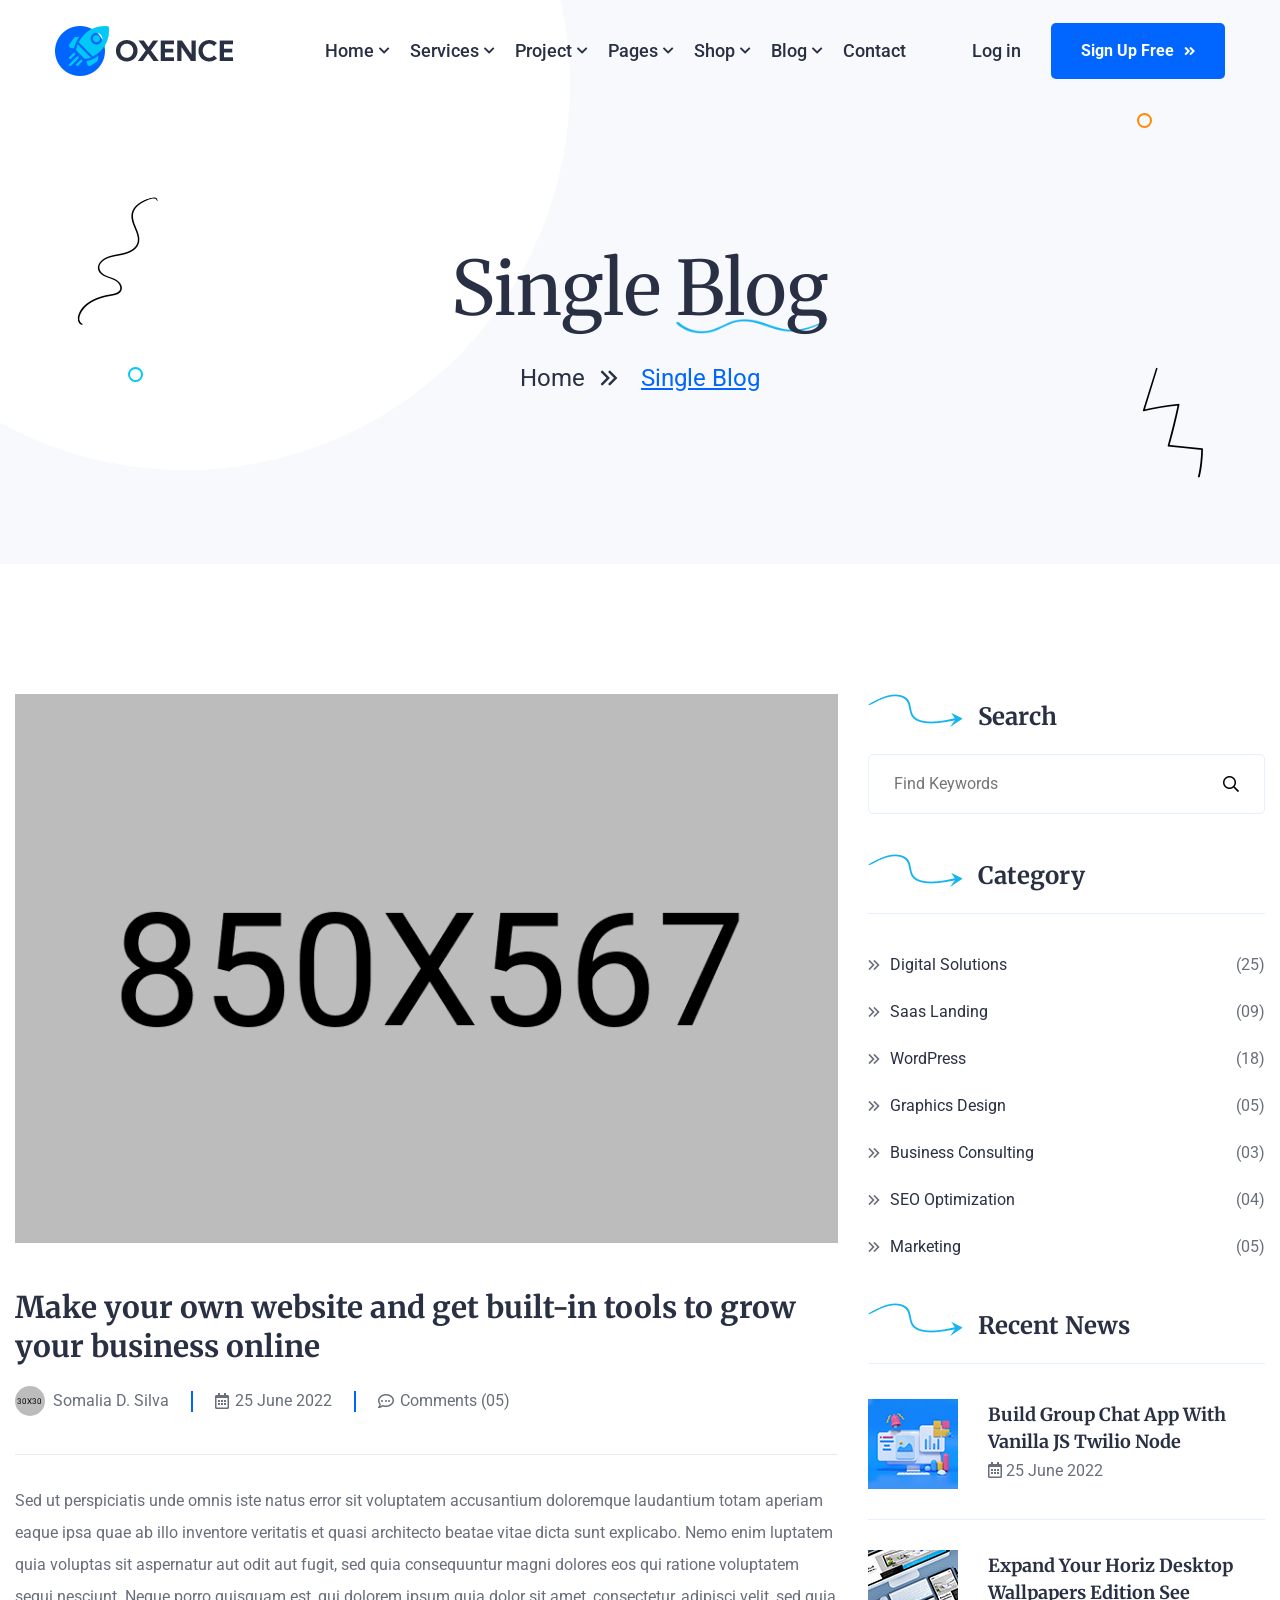
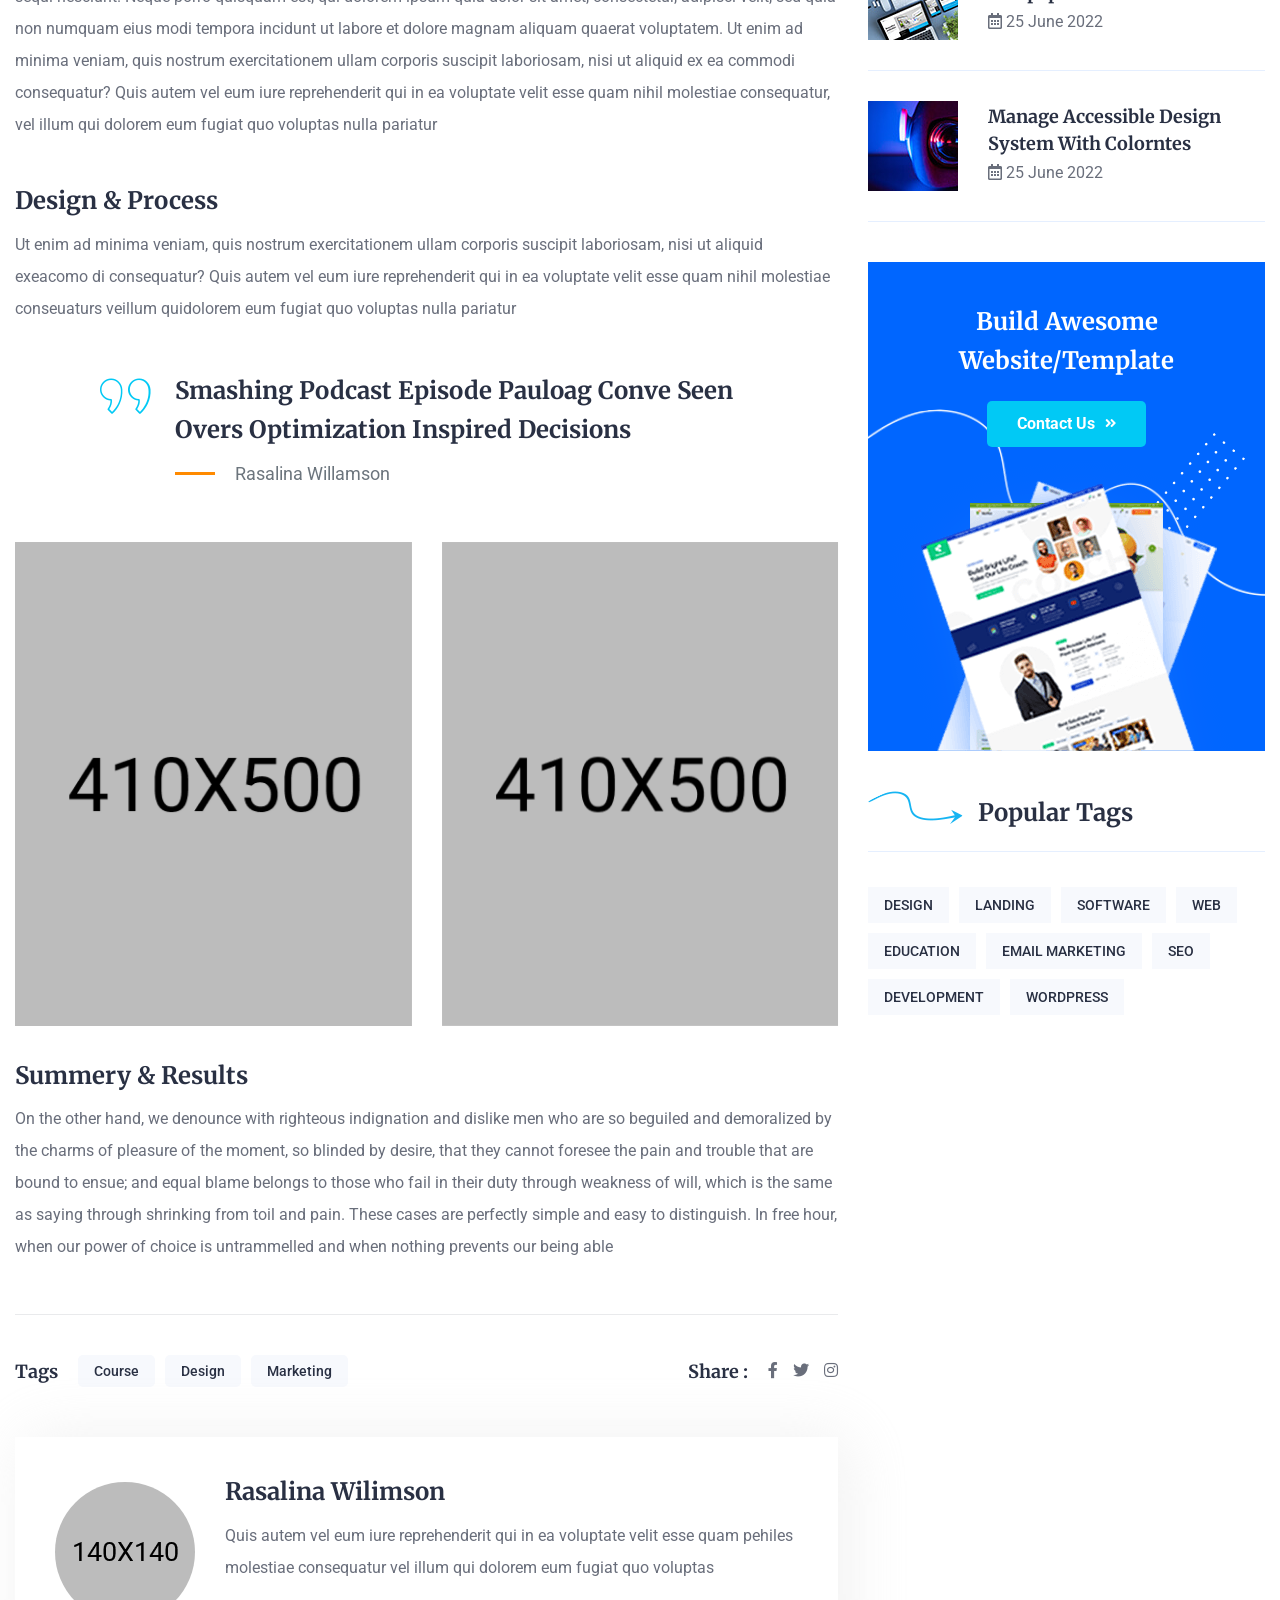
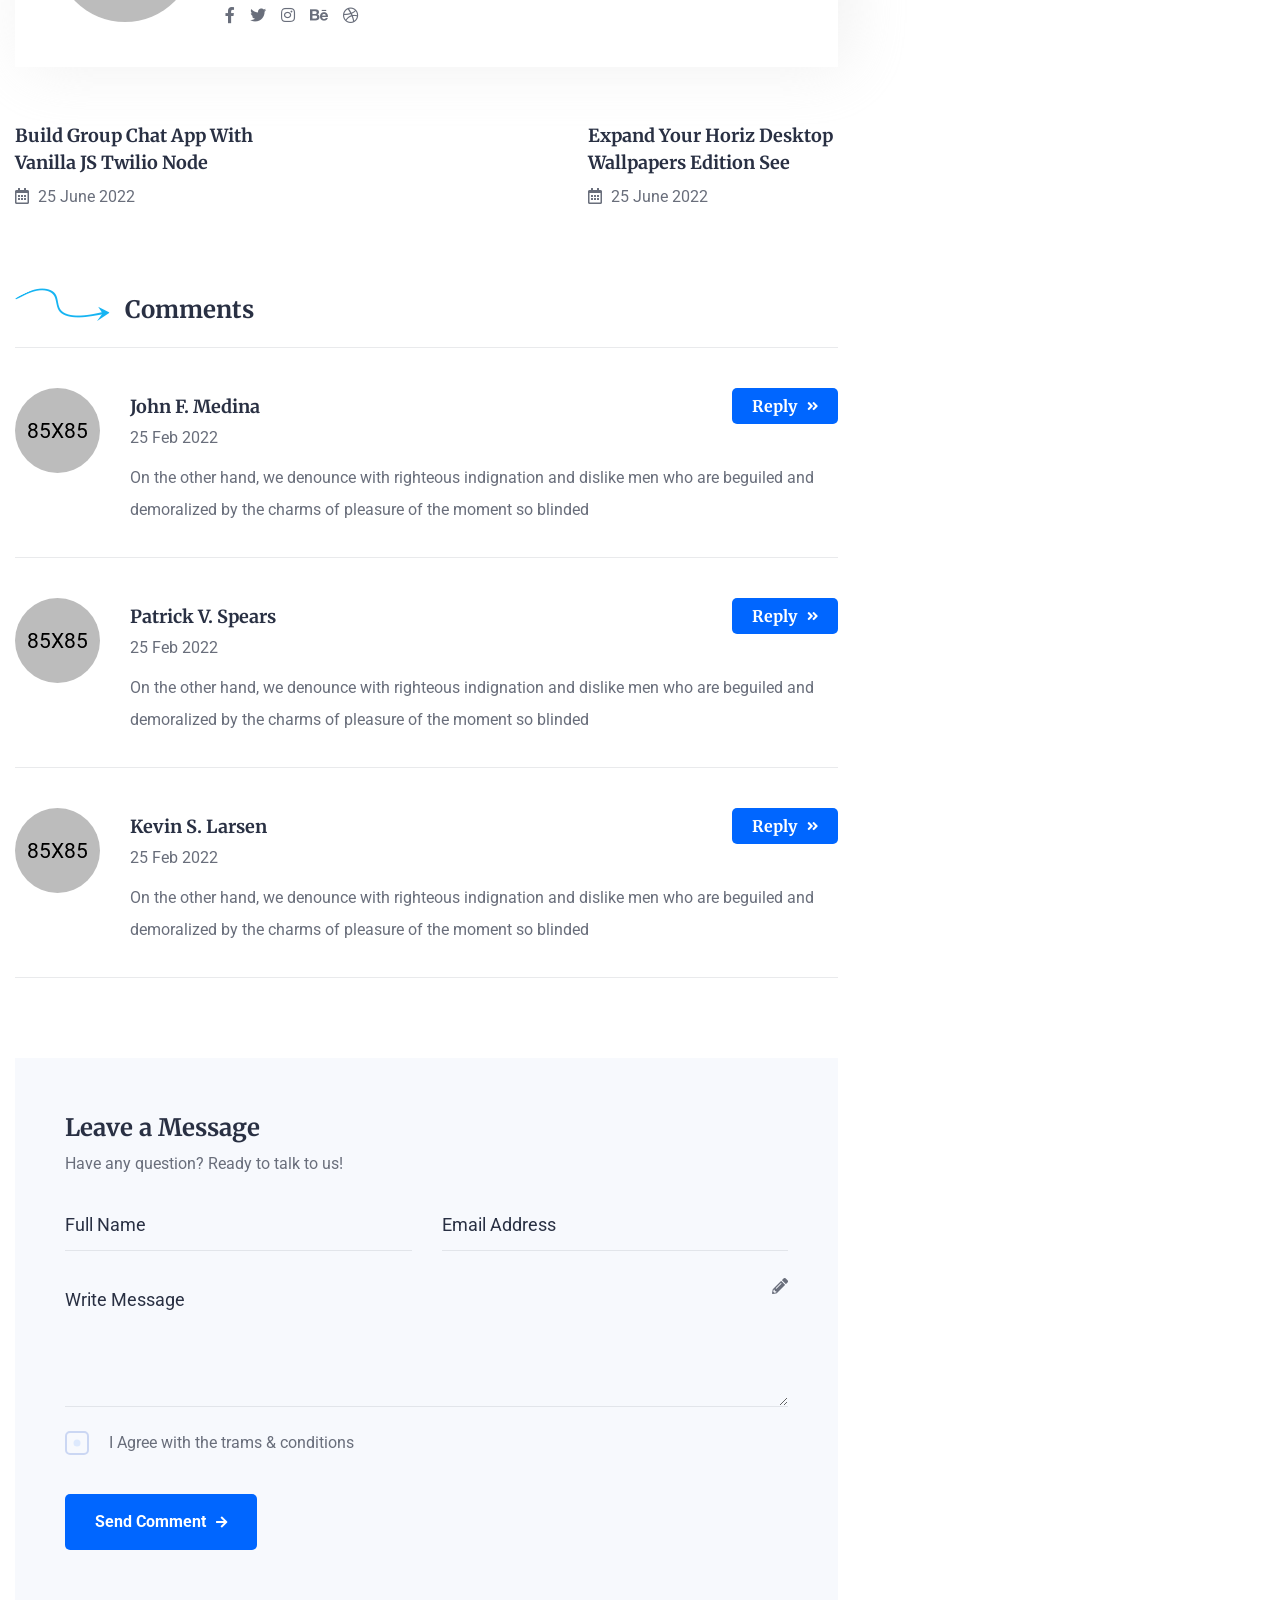
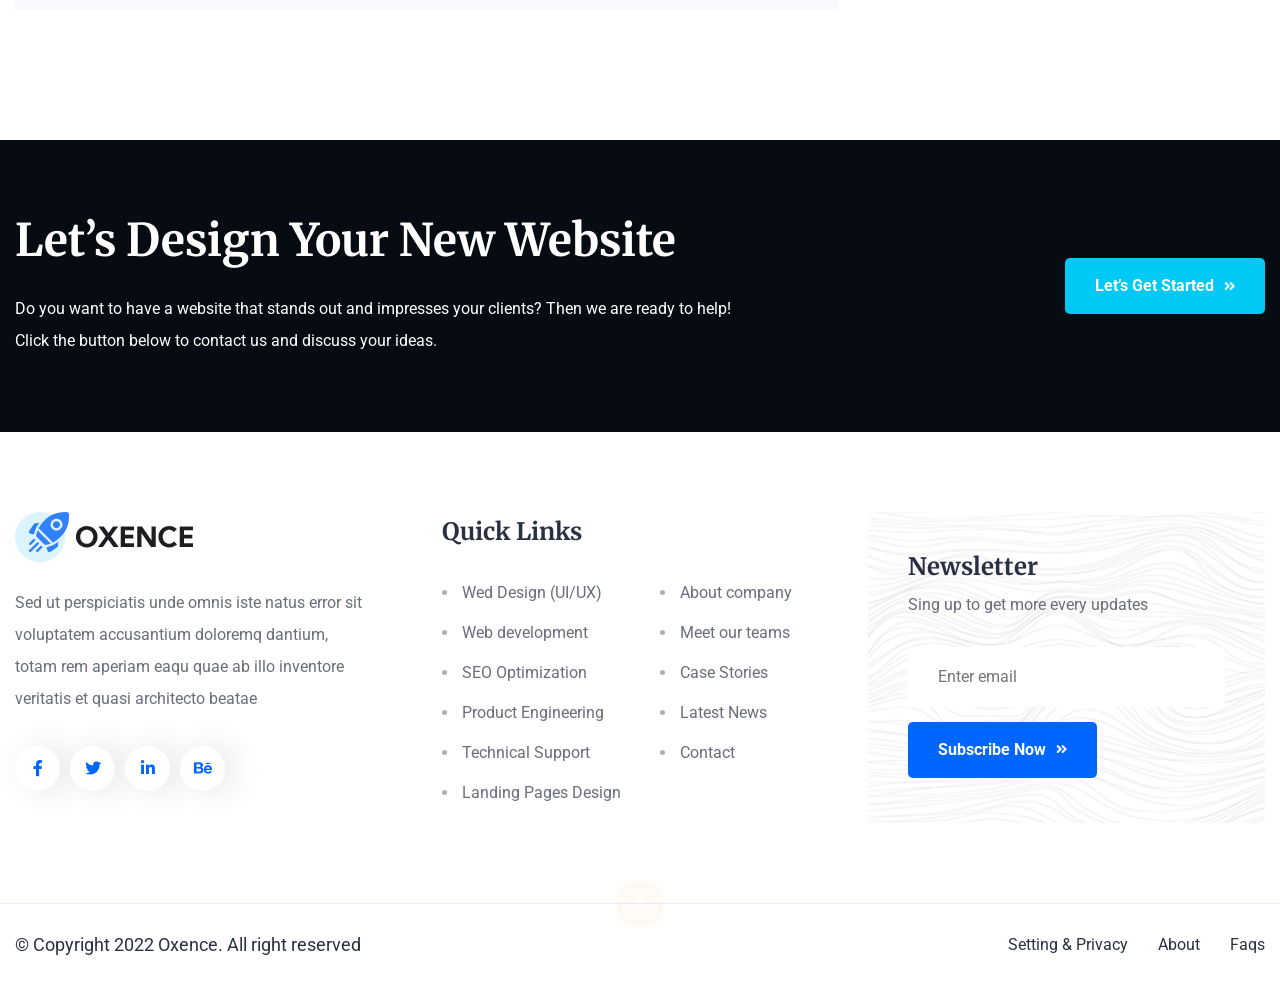
<file: blog-details.html>
<!DOCTYPE html>
<html lang="zxx">
<head>
    <!-- Required meta tags -->
    <meta charset="utf-8" />
    <meta name="description" content="" />
    <meta http-equiv="X-UA-Compatible" content="IE=edge">
    <meta name="viewport" content="width=device-width, initial-scale=1, shrink-to-fit=no">

    <!-- Title -->
    <title>Oxence - Web Design Company HTML Template || Blog Details</title>
    <!-- Favicon Icon -->
    <link rel="shortcut icon" href="assets/images/favicon.png" type="image/x-icon">
    <!-- Google Fonts -->
    <link href="https://fonts.googleapis.com/css2?family=Kumbh+Sans:wght@700&family=Merriweather:wght@700&family=Roboto:wght@400;500;700&display=swap" rel="stylesheet">
    
    <!-- Flaticon -->
    <link rel="stylesheet" href="assets/css/flaticon.min.css">
    <!-- Font Awesome -->
    <link rel="stylesheet" href="assets/css/fontawesome-5.14.0.min.css">
    <!-- Bootstrap -->
    <link rel="stylesheet" href="assets/css/bootstrap.min.css">
    <!-- Magnific Popup -->
    <link rel="stylesheet" href="assets/css/magnific-popup.min.css">
    <!-- Nice Select -->
    <link rel="stylesheet" href="assets/css/nice-select.min.css">
    <!-- Animate -->
    <link rel="stylesheet" href="assets/css/animate.min.css">
    <!-- Slick -->
    <link rel="stylesheet" href="assets/css/slick.min.css">
    <!-- Main Style -->
    <link rel="stylesheet" href="assets/css/style.css">
    
</head>
<body class="home-three">
    <div class="page-wrapper">

        <!-- Preloader -->
        <div class="preloader"></div>

        <!-- main header -->
        <header class="main-header header-three menu-absolute">
            <!--Header-Upper-->
            <div class="header-upper">
                <div class="container-fluid clearfix">

                    <div class="header-inner rel d-flex align-items-center">
                        <div class="logo-outer">
                            <div class="logo"><a href="index.html"><img src="assets/images/logos/logo.png" alt="Logo" title="Logo"></a></div>
                        </div>

                        <div class="nav-outer clearfix">
                            <!-- Main Menu -->
                            <nav class="main-menu navbar-expand-lg">
                                <div class="navbar-header">
                                   <div class="mobile-logo my-15">
                                       <a href="index.html">
                                            <img src="assets/images/logos/logo.png" alt="Logo" title="Logo">
                                       </a>
                                   </div>
                                   
                                    <!-- Toggle Button -->
                                    <button type="button" class="navbar-toggle" data-bs-toggle="collapse" data-bs-target=".navbar-collapse">
                                        <span class="icon-bar"></span>
                                        <span class="icon-bar"></span>
                                        <span class="icon-bar"></span>
                                    </button>
                                </div>

                                <div class="navbar-collapse collapse clearfix">
                                    <ul class="navigation clearfix">
                                        <li class="dropdown"><a href="#">Home</a>
                                            <ul>
                                               <li class="dropdown"><a href="#">MultiPage</a>
                                                    <ul>
                                                        <li><a href="index.html">Web Design</a></li>
                                                        <li><a href="index1dark.html">Web Design Dark</a></li>
                                                        <li><a href="index2.html">Front End Services</a></li>
                                                        <li><a href="index2dark.html">Front End Dark</a></li>
                                                        <li><a href="index3.html">Website Builder</a></li>
                                                        <li><a href="index4.html">Digital Studio</a></li>
                                                    </ul>
                                                </li>
                                               <li class="dropdown"><a href="#">OnePage</a>
                                                    <ul>
                                                        <li><a href="index1-onepage.html">Web Design</a></li>
                                                        <li><a href="index1dark-onepage.html">Web Design Dark</a></li>
                                                        <li><a href="index2-onepage.html">Front End Services</a></li>
                                                        <li><a href="index2dark-onepage.html">Front End Dark</a></li>
                                                        <li><a href="index3-onepage.html">Website Builder</a></li>
                                                        <li><a href="index4-onepage.html">Digital Studio</a></li>
                                                    </ul>
                                                </li>
                                            </ul>
                                        </li>
                                        <li class="dropdown"><a href="#">services</a>
                                            <ul>
                                                <li><a href="services.html">Popular Services</a></li>
                                                <li><a href="service-details.html">service details</a></li>
                                            </ul>
                                        </li>
                                        <li class="dropdown"><a href="#">Project</a>
                                            <ul>
                                                <li><a href="projects.html">Project Grid</a></li>
                                                <li><a href="project-creative.html">Project Creative</a></li>
                                                <li><a href="project-carousel.html">Project Carousel</a></li>
                                                <li><a href="project-details.html">Project Details</a></li>
                                            </ul>
                                        </li>
                                        <li class="dropdown"><a href="#">pages</a>
                                            <ul>
                                                <li><a href="about.html">About us</a></li>
                                                <li class="dropdown"><a href="#">Team</a>
                                                    <ul>
                                                        <li><a href="team.html">Expert Team</a></li>
                                                        <li><a href="team-profile.html">Team Profile</a></li>
                                                    </ul>
                                                </li>
                                                <li><a href="pricing.html">pricing plan</a></li>
                                                <li><a href="faqs.html">faqs & helf</a></li>
                                                <li><a href="404.html">404 error</a></li>
                                            </ul>
                                        </li>
                                        <li class="dropdown"><a href="#">shop</a>
                                            <ul>
                                                <li><a href="shop.html">shop Grid</a></li>
                                                <li><a href="product-details.html">Product details</a></li>
                                                <li><a href="cart.html">cart page</a></li>
                                                <li><a href="checkout.html">checkout</a></li>
                                            </ul>
                                        </li>
                                        <li class="dropdown"><a href="#">blog</a>
                                            <ul>
                                                <li><a href="blog.html">blog Grid</a></li>
                                                <li><a href="blog-list.html">blog list</a></li>
                                                <li><a href="blog-details.html">blog details</a></li>
                                            </ul>
                                        </li>
                                        <li><a href="contact.html">Contact</a></li>
                                    </ul>
                                </div>

                            </nav>
                            <!-- Main Menu End-->
                        </div>
                        
                        <!-- Menu Button -->
                        <div class="menu-btns">
                           <a href="contact.html" class="login">Log in</a>
                           
                           <a href="contact.html" class="theme-btn">Sign up Free <i class="fas fa-angle-double-right"></i></a>
                        </div>
                    </div>
                </div>
            </div>
            <!--End Header Upper-->
        </header>
        
        
        <!-- Page Banner Start -->
        <section class="page-banner-area pt-245 rpt-150 pb-170 rpb-100 rel z-1 bgc-lighter text-center">
            <div class="container">
                <div class="banner-inner rpt-10">
                    <h1 class="page-title wow fadeInUp delay-0-2s">Single <span>Blog</span></h1>
                    <nav aria-label="breadcrumb">
                        <ol class="breadcrumb justify-content-center wow fadeInUp delay-0-4s">
                            <li class="breadcrumb-item"><a href="index.html">home</a></li>
                            <li class="breadcrumb-item active">Single Blog</li>
                        </ol>
                    </nav>
                </div>
            </div>
            <div class="banner-shapes">
                <div class="circle wow zoomInLeft delay-0-2s" data-wow-duration="2s"></div>
                <img class="shape-one" src="assets/images/shapes/hero-shape1.png" alt="Shape">
                <img class="shape-two" src="assets/images/shapes/hero-shape2.png" alt="Shape">
            </div>
        </section>
        <!-- Page Banner End -->
        
        
        <!-- Blog Details Area start -->
        <section class="blog-details-area py-130 rel z-1">
            <div class="container">
                <div class="row medium-gap">
                    <div class="col-lg-8">
                        <div class="blog-details-content wow fadeInUp delay-0-2s">
                            <div class="image mb-45">
                                <img src="assets/images/blog/blog-single.jpg" alt="Blog Single">
                            </div>
                            <h3>Make your own website and get built-in tools to grow your business online</h3>
                            <ul class="blog-meta mt-20 pb-30">
                                <li>
                                    <img src="assets/images/blog/blog-author.jpg" alt="Author">
                                    <a href="#">Somalia D. Silva</a>
                                </li>
                                <li>
                                    <i class="far fa-calendar-alt"></i>
                                    <a href="#">25 June 2022</a>
                                </li>
                                <li>
                                    <i class="far fa-comment-dots"></i>
                                    <a href="#">Comments (05)</a>
                                </li>
                            </ul>
                            <p>Sed ut perspiciatis unde omnis iste natus error sit voluptatem accusantium doloremque laudantium totam aperiam eaque ipsa quae ab illo inventore veritatis et quasi architecto beatae vitae dicta sunt explicabo. Nemo enim luptatem quia voluptas sit aspernatur aut odit aut fugit, sed quia consequuntur magni dolores eos qui ratione voluptatem sequi nesciunt. Neque porro quisquam est, qui dolorem ipsum quia dolor sit amet, consectetur, adipisci velit, sed quia non numquam eius modi tempora incidunt ut labore et dolore magnam aliquam quaerat voluptatem. Ut enim ad minima veniam, quis nostrum exercitationem ullam corporis suscipit laboriosam, nisi ut aliquid ex ea commodi consequatur? Quis autem vel eum iure reprehenderit qui in ea voluptate velit esse quam nihil molestiae consequatur, vel illum qui dolorem eum fugiat quo voluptas nulla pariatur</p>
                            <h4 class="title mt-40">Design & Process</h4>
                            <p>Ut enim ad minima veniam, quis nostrum exercitationem ullam corporis suscipit laboriosam, nisi ut aliquid exeacomo di consequatur? Quis autem vel eum iure reprehenderit qui in ea voluptate velit esse quam nihil molestiae conseuaturs veillum quidolorem eum fugiat quo voluptas nulla pariatur</p>
                            <blockquote>
                                <h4>Smashing Podcast Episode Pauloag Conve Seen Overs Optimization Inspired Decisions</h4>
                                <span class="blockquote-footer">Rasalina Willamson</span>
                            </blockquote>
                            <div class="row">
                                <div class="col-md-6">
                                    <div class="image mb-30 wow fadeInLeft delay-0-2s">
                                        <img src="assets/images/blog/blog-middle1.jpg" alt="Blog">
                                    </div>
                                </div>
                                <div class="col-md-6">
                                    <div class="image mb-30 wow fadeInRight delay-0-2s">
                                        <img src="assets/images/blog/blog-middle2.jpg" alt="Blog">
                                    </div>
                                </div>
                            </div>
                            <h4>Summery & Results</h4>
                            <p>On the other hand, we denounce with righteous indignation and dislike men who are so beguiled and demoralized by the charms of pleasure of the moment, so blinded by desire, that they cannot foresee the pain and trouble that are bound to ensue; and equal blame belongs to those who fail in their duty through weakness of will, which is the same as saying through shrinking from toil and pain. These cases are perfectly simple and easy to distinguish. In free hour, when our power of choice is untrammelled and when nothing prevents our being able</p>
                        </div>
                        <div class="tag-share pt-40 pb-25 wow fadeInUp delay-0-2s">
                            <div class="item">
                                <h5>Tags</h5>
                                <div class="tag-coulds">
                                    <a href="blog.html">Course</a>
                                    <a href="blog.html">Design</a>
                                    <a href="blog.html">marketing</a>
                                </div>
                            </div>
                            <div class="item">
                                <h5>Share :</h5>
                                <div class="social-style-three">
                                    <a href="#"><i class="fab fa-facebook-f"></i></a>
                                    <a href="#"><i class="fab fa-twitter"></i></a>
                                    <a href="#"><i class="fab fa-instagram"></i></a>
                                </div>
                            </div>
                        </div>
                        <div class="admin-comment wow fadeInUp delay-0-2s">
                            <div class="comment-body">
                                <div class="author-thumb">
                                    <img src="assets/images/blog/admin-author.jpg" alt="Author">
                                </div>
                                <div class="content">
                                    <h4>Rasalina Wilimson</h4>
                                    <p>Quis autem vel eum iure reprehenderit qui in ea voluptate velit esse quam pehiles molestiae consequatur vel illum qui dolorem eum fugiat quo voluptas</p>
                                    <div class="social-style-three">
                                        <a href="contact.html"><i class="fab fa-facebook-f"></i></a>
                                        <a href="contact.html"><i class="fab fa-twitter"></i></a>
                                        <a href="contact.html"><i class="fab fa-instagram"></i></a>
                                        <a href="contact.html"><i class="fab fa-behance"></i></a>
                                        <a href="contact.html"><i class="fab fa-dribbble"></i></a>
                                    </div>
                                </div>
                            </div>
                        </div>
                        <div class="next-prev-post py-55 wow fadeInUp delay-0-2s">
                            <div class="post-item">
                                <h5><a href="blog-details.html">Build Group Chat App With Vanilla JS Twilio Node</a></h5>
                                <span class="date">
                                    <i class="far fa-calendar-alt"></i>
                                    <a href="#">25 June 2022</a>
                                </span>
                            </div>
                            <div class="post-item">
                                <h5><a href="blog-details.html">Expand Your Horiz Desktop Wallpapers Edition See</a></h5>
                                <span class="date">
                                    <i class="far fa-calendar-alt"></i>
                                    <a href="#">25 June 2022</a>
                                </span>
                            </div>
                        </div>
                        <h4 class="comment-title">Comments</h4>
                        <div class="comments">
                            <div class="comment-body wow fadeInUp delay-0-2s">
                                <div class="author-thumb">
                                    <img src="assets/images/blog/comment-author1.jpg" alt="Author">
                                </div>
                                <div class="content">
                                    <h5>John F. Medina <a href="#" class="theme-btn">Reply <i class="fas fa-angle-double-right"></i></a></h5>
                                    <span class="date">25 Feb 2022</span>
                                    <p>On the other hand, we denounce with righteous indignation and dislike men who are beguiled and demoralized by the charms of pleasure of the moment so blinded</p>
                                </div>
                            </div>
                            <div class="comment-body wow fadeInUp delay-0-2s">
                                <div class="author-thumb">
                                    <img src="assets/images/blog/comment-author2.jpg" alt="Author">
                                </div>
                                <div class="content">
                                    <h5>Patrick V. Spears <a href="#" class="theme-btn">Reply <i class="fas fa-angle-double-right"></i></a></h5>
                                    <span class="date">25 Feb 2022</span>
                                    <p>On the other hand, we denounce with righteous indignation and dislike men who are beguiled and demoralized by the charms of pleasure of the moment so blinded</p>
                                </div>
                            </div>
                            <div class="comment-body wow fadeInUp delay-0-2s">
                                <div class="author-thumb">
                                    <img src="assets/images/blog/comment-author3.jpg" alt="Author">
                                </div>
                                <div class="content">
                                    <h5>Kevin S. Larsen <a href="#" class="theme-btn">Reply <i class="fas fa-angle-double-right"></i></a></h5>
                                    <span class="date">25 Feb 2022</span>
                                    <p>On the other hand, we denounce with righteous indignation and dislike men who are beguiled and demoralized by the charms of pleasure of the moment so blinded</p>
                                </div>
                            </div>
                        </div>
                        <form id="comment-form" class="comment-form bgc-lighter mt-80 wow fadeInUp delay-0-2s" name="comment-form" action="#" method="post">
                           <h4>Leave a Message</h4>
                           <p>Have any question? Ready to talk to us! </p>
                            <div class="row mt-15">
                                <div class="col-md-6">
                                    <div class="form-group">
                                        <input type="text" id="full-name" name="full-name" class="form-control" value="" placeholder="Full Name" required="">
                                    </div>
                                </div>
                                <div class="col-md-6">
                                    <div class="form-group">
                                        <input type="email" id="blog-email" name="blog-email" class="form-control" value="" placeholder="Email Address" required="">
                                    </div>
                                </div>
                                <div class="col-md-12">
                                    <div class="form-group">
                                        <label for="message"><i class="fas fa-pencil-alt"></i></label>
                                        <textarea name="message" id="message" class="form-control" rows="4" placeholder="Write Message" required=""></textarea>
                                    </div>
                                </div>
                                <div class="col-md-12">
                                    <div class="form-group mb-0">
                                        <div class="form-check">
                                          <input class="form-check-input" type="radio" name="flexRadioDefault" id="agreement">
                                          <label class="form-check-label" for="agreement">
                                            I Agree with the trams & conditions
                                          </label>
                                        </div>
                                        <button type="submit" class="theme-btn">Send Comment <i class="fas fa-arrow-right"></i></button>
                                    </div>
                                </div>
                            </div>
                        </form>
                    </div>
                    <div class="col-lg-4 col-md-7 col-sm-9">
                        <div class="main-sidebar rmt-75">
                            <div class="widget widget-search wow fadeInUp delay-0-2s">
                                <h4 class="widget-title">Search</h4>
                                <form action="#" class="default-search-form">
                                    <input type="text" placeholder="Find Keywords" required>
                                    <button type="submit" class="searchbutton far fa-search"></button>
                                </form>
                            </div>
                            <div class="widget widget-category wow fadeInUp delay-0-4s">
                                <h4 class="widget-title">Category</h4>
                                <ul>
                                    <li><a href="blog.html">Digital Solutions</a> <span>(25)</span></li>
                                    <li><a href="blog.html">Saas Landing</a> <span>(09)</span></li>
                                    <li><a href="blog.html">WordPress</a> <span>(18)</span></li>
                                    <li><a href="blog.html">Graphics Design</a> <span>(05)</span></li>
                                    <li><a href="blog.html">Business Consulting</a> <span>(03)</span></li>
                                    <li><a href="blog.html">SEO Optimization</a> <span>(04)</span></li>
                                    <li><a href="blog.html">Marketing</a> <span>(05)</span></li>
                                </ul>
                            </div>
                            <div class="widget widget-recent-news wow fadeInUp delay-0-2s">
                                <h4 class="widget-title">Recent News</h4>
                                <ul>
                                    <li>
                                        <div class="image">
                                            <img src="assets/images/widget/news1.jpg" alt="News">
                                        </div>
                                        <div class="content">
                                            <h5><a href="blog-details.html">Build Group Chat App With Vanilla JS Twilio Node</a></h5>
                                            <span class="date">
                                                <i class="far fa-calendar-alt"></i>
                                                <a href="#">25 June 2022</a>
                                            </span>
                                        </div>
                                    </li>
                                    <li>
                                        <div class="image">
                                            <img src="assets/images/widget/news2.jpg" alt="News">
                                        </div>
                                        <div class="content">
                                            <h5><a href="blog-details.html">Expand Your Horiz Desktop Wallpapers Edition See</a></h5>
                                            <span class="date">
                                                <i class="far fa-calendar-alt"></i>
                                                <a href="#">25 June 2022</a>
                                            </span>
                                        </div>
                                    </li>
                                    <li>
                                        <div class="image">
                                            <img src="assets/images/widget/news3.jpg" alt="News">
                                        </div>
                                        <div class="content">
                                            <h5><a href="blog-details.html">Manage Accessible Design System With Colorntes</a></h5>
                                            <span class="date">
                                                <i class="far fa-calendar-alt"></i>
                                                <a href="#">25 June 2022</a>
                                            </span>
                                        </div>
                                    </li>
                                </ul>
                            </div>
                            <div class="widget widget-cta wow fadeInUp delay-0-2s">
                                <h4>Build Awesome Website/Template</h4>
                                <a href="contact.html" class="theme-btn style-two">Contact Us <i class="fas fa-angle-double-right"></i></a>
                                <img src="assets/images/widget/cta.png" alt="CTA">
                                <img class="cta-bg-line" src="assets/images/widget/cta-bg-line.png" alt="CTA bg line">
                                <img class="cta-bg-dots" src="assets/images/widget/cta-bg-dots.png" alt="CTA bg Dots">
                            </div>
                            <div class="widget widget-tag-cloud wow fadeInUp delay-0-2s">
                                <h4 class="widget-title">Popular Tags</h4>
                                <div class="tag-coulds">
                                    <a href="blog.html">Design</a>
                                    <a href="blog.html">Landing</a>
                                    <a href="blog.html">software</a>
                                    <a href="blog.html">web</a>
                                    <a href="blog.html">education</a>
                                    <a href="blog.html">email marketing</a>
                                    <a href="blog.html">SEO</a>
                                    <a href="blog.html">development</a>
                                    <a href="blog.html">wordpress</a>
                                </div>
                            </div>
                        </div>
                    </div>
                </div>
            </div>
        </section>
        <!-- Blog Details Area end -->
        
        
        <!-- Call to Action Area start -->
        <section class="call-to-action-area bgc-black pt-80 pb-50">
            <div class="container">
                <div class="row justify-content-between align-items-center">
                    <div class="col-xl-7 col-lg-9">
                        <div class="section-title text-white mb-25 wow fadeInUp delay-0-2s">
                            <h2>Let’s Design Your New Website</h2>
                            <p>Do you want to have a website that stands out and impresses your clients? Then we are ready to help! Click the button below to contact us and discuss your ideas.</p>
                        </div>
                    </div>
                    <div class="col-lg-3 text-lg-end">
                        <a href="contact.html" class="theme-btn style-two mb-30 wow fadeInUp delay-0-4s">Let’s Get Started <i class="fas fa-angle-double-right"></i></a>
                    </div>
                </div>
            </div>
        </section>
        <!-- Call to Action Area End -->
        
        
        <!-- footer area start -->
        <footer class="main-footer pt-80">
            <div class="container">
                <div class="row justify-content-xl-between justify-content-center">
                    <div class="col-xl-4 col-lg-5 col-md-6">
                        <div class="footer-widget widget_about me-md-5 wow fadeInUp delay-0-2s">
                            <div class="footer-logo mb-25">
                                <a href="index.html"><img src="assets/images/logos/logo-three.png" alt="Logo"></a>
                            </div>
                            <p>Sed ut perspiciatis unde omnis iste natus error sit voluptatem accusantium doloremq dantium, totam rem aperiam eaqu quae ab illo inventore veritatis et quasi architecto beatae</p>
                            <div class="social-style-two pt-5">
                                <a href="#"><i class="fab fa-facebook-f"></i></a>
                                <a href="#"><i class="fab fa-twitter"></i></a>
                                <a href="#"><i class="fab fa-linkedin-in"></i></a>
                                <a href="#"><i class="fab fa-behance"></i></a>
                            </div>
                        </div>
                    </div>
                    <div class="col-xl-4 col-md-6">
                        <div class="footer-widget widget_nav_menu wow fadeInUp delay-0-4s">
                            <h4 class="footer-title">Quick Links</h4>
                            <ul class="list-style-two">
                                <li><a href="service-details.html">Wed Design (UI/UX)</a></li>
                                <li><a href="about.html">About company</a></li>
                                <li><a href="service-details.html">Web development</a></li>
                                <li><a href="team.html">Meet our teams</a></li>
                                <li><a href="service-details.html">SEO Optimization</a></li>
                                <li><a href="service-details.html">Case Stories</a></li>
                                <li><a href="service-details.html">Product Engineering</a></li>
                                <li><a href="blog.html">Latest News</a></li>
                                <li><a href="service-details.html">Technical Support</a></li>
                                <li><a href="contact.html">Contact</a></li>
                                <li><a href="service-details.html">Landing Pages Design</a></li>
                            </ul>
                        </div>
                    </div>
                    <div class="col-xl-4 col-lg-6 col-md-8">
                        <div class="footer-widget widget_newsletter wow fadeInUp delay-0-6s">
                            <h4 class="footer-title">Newsletter</h4>
                            <p>Sing up to get more every updates</p>
                            <form action="#">
                                <input type="email" placeholder="Enter email" required>
                                <button class="theme-btn">Subscribe Now <i class="fas fa-angle-double-right"></i></button>
                            </form>
                        </div>
                    </div>
                </div>
            </div>
            <div class="footer-bottom mt-30 pt-25 pb-10">
                <div class="container">
                    <div class="row align-items-center">
                        <div class="col-lg-6">
                            <div class="copyright-text text-center text-lg-start">
                                <p>© Copyright 2022 Oxence. All right reserved</p>
                            </div>
                        </div>
                        <div class="col-lg-6">
                            <div class="footer-bottom-menu mb-10 text-center text-lg-end">
                                <ul>
                                    <li><a href="#">Setting & Privacy</a></li>
                                    <li><a href="#">About</a></li>
                                    <li><a href="#">Faqs</a></li>
                                </ul>
                            </div>
                        </div>
                    </div>

                    <!-- Scroll Top Button -->
                    <button class="scroll-top scroll-to-target" data-target="html"><span class="fas fa-angle-double-up"></span></button>
                </div>
            </div>
        </footer>
        <!-- footer area end -->

    </div>
    <!--End pagewrapper-->
   
    
    <!-- Jquery -->
    <script src="assets/js/jquery-3.6.0.min.js"></script>
    <!-- Bootstrap -->
    <script src="assets/js/bootstrap.min.js"></script>
    <!-- Appear Js -->
    <script src="assets/js/appear.min.js"></script>
    <!-- Slick -->
    <script src="assets/js/slick.min.js"></script>
    <!-- Magnific Popup -->
    <script src="assets/js/jquery.magnific-popup.min.js"></script>
    <!-- Nice Select -->
    <script src="assets/js/jquery.nice-select.min.js"></script>
    <!-- Image Loader -->
    <script src="assets/js/imagesloaded.pkgd.min.js"></script>
    <!-- Type Writer -->
    <script src="assets/js/jquery.animatedheadline.min.js"></script>
    <!-- Circle Progress -->
    <script src="assets/js/circle-progress.min.js"></script>
    <!-- Isotope -->
    <script src="assets/js/isotope.pkgd.min.js"></script>
    <!--  WOW Animation -->
    <script src="assets/js/wow.min.js"></script>
    <!-- Custom script -->
    <script src="assets/js/script.js"></script>

</body>
</html>
</file>
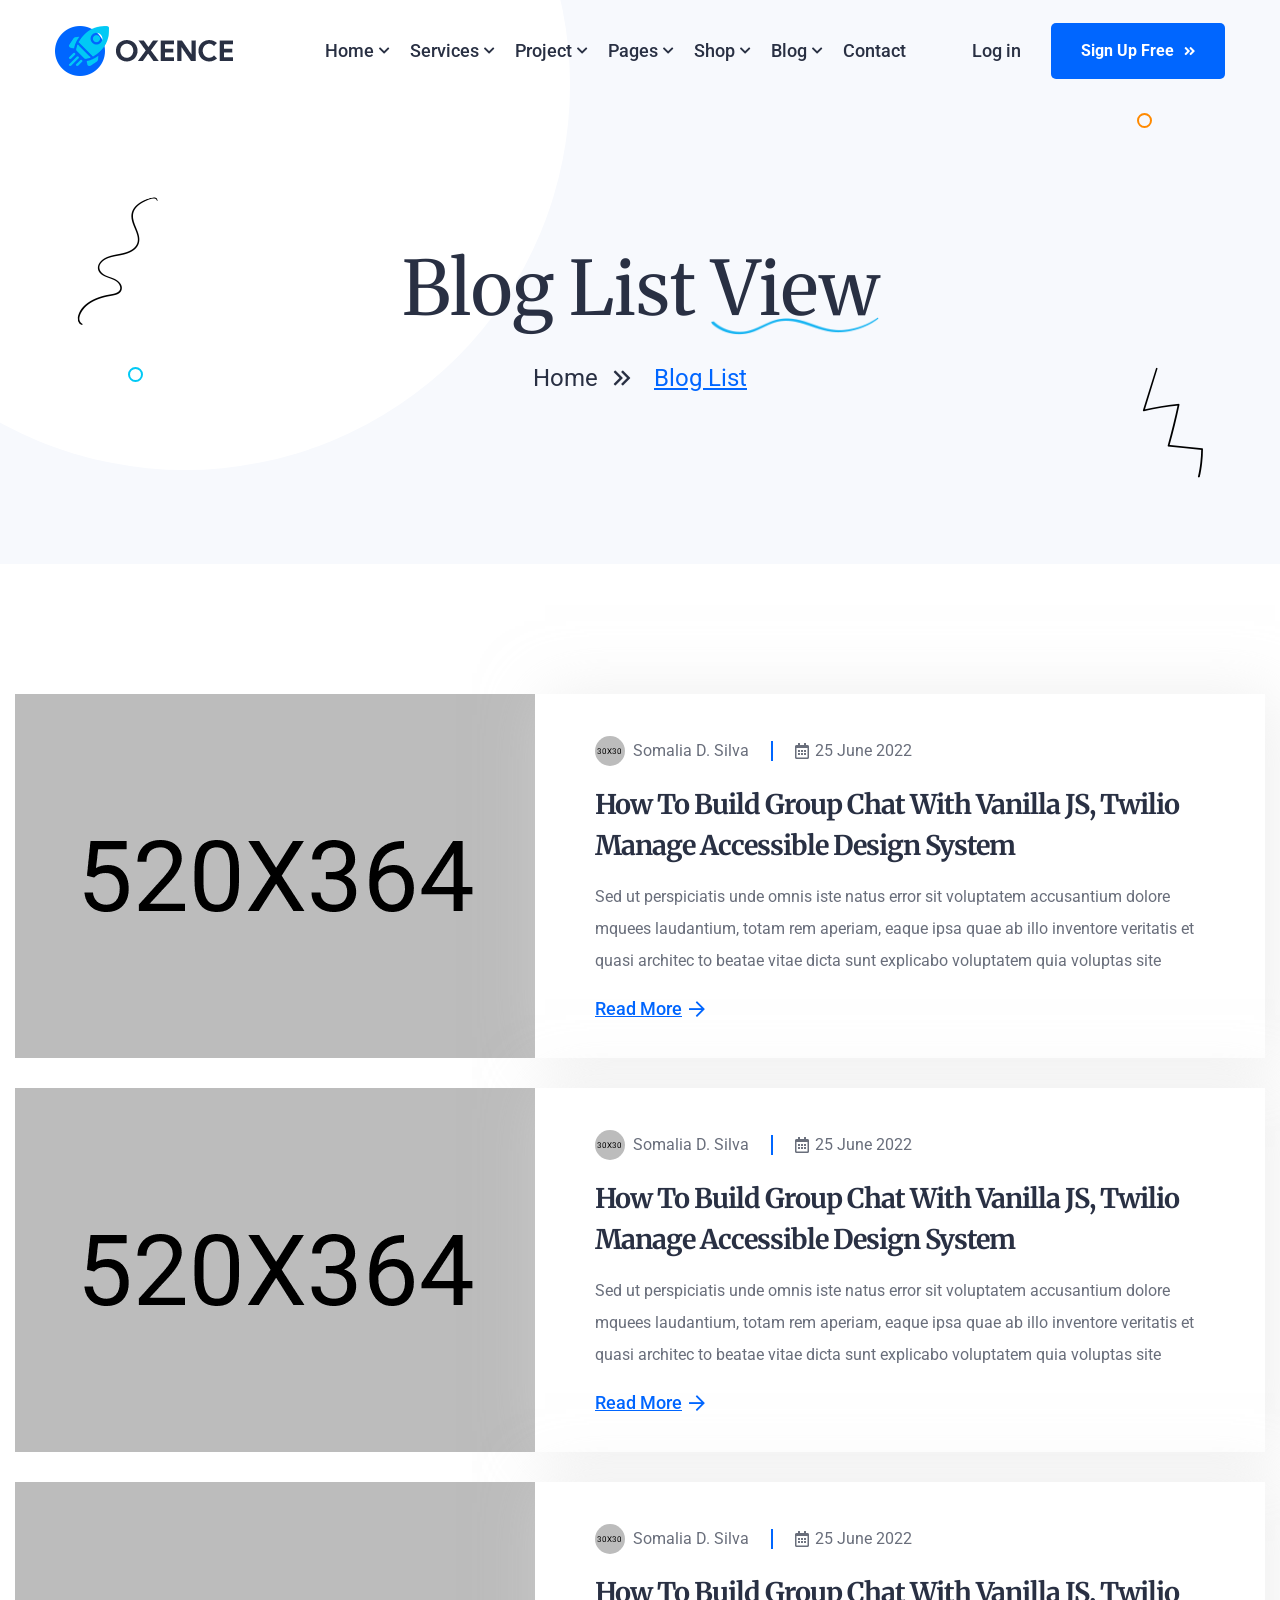
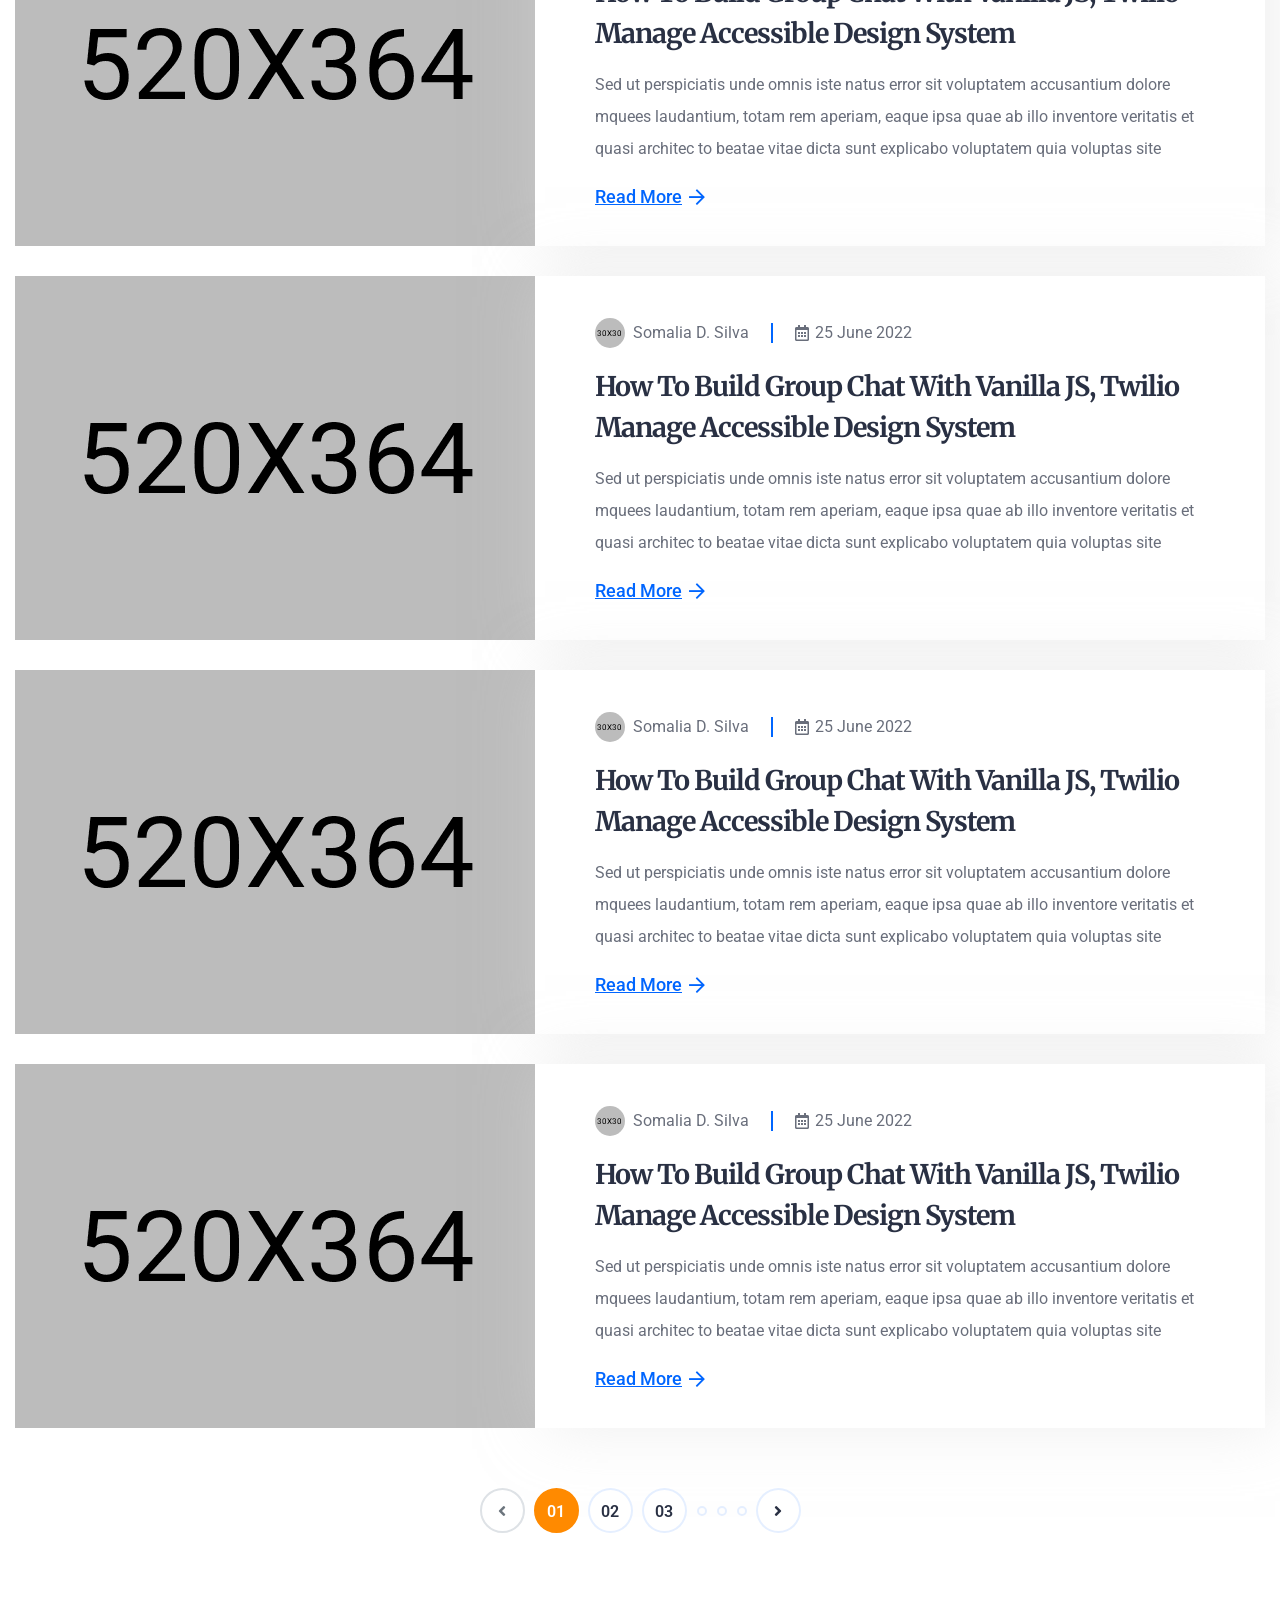
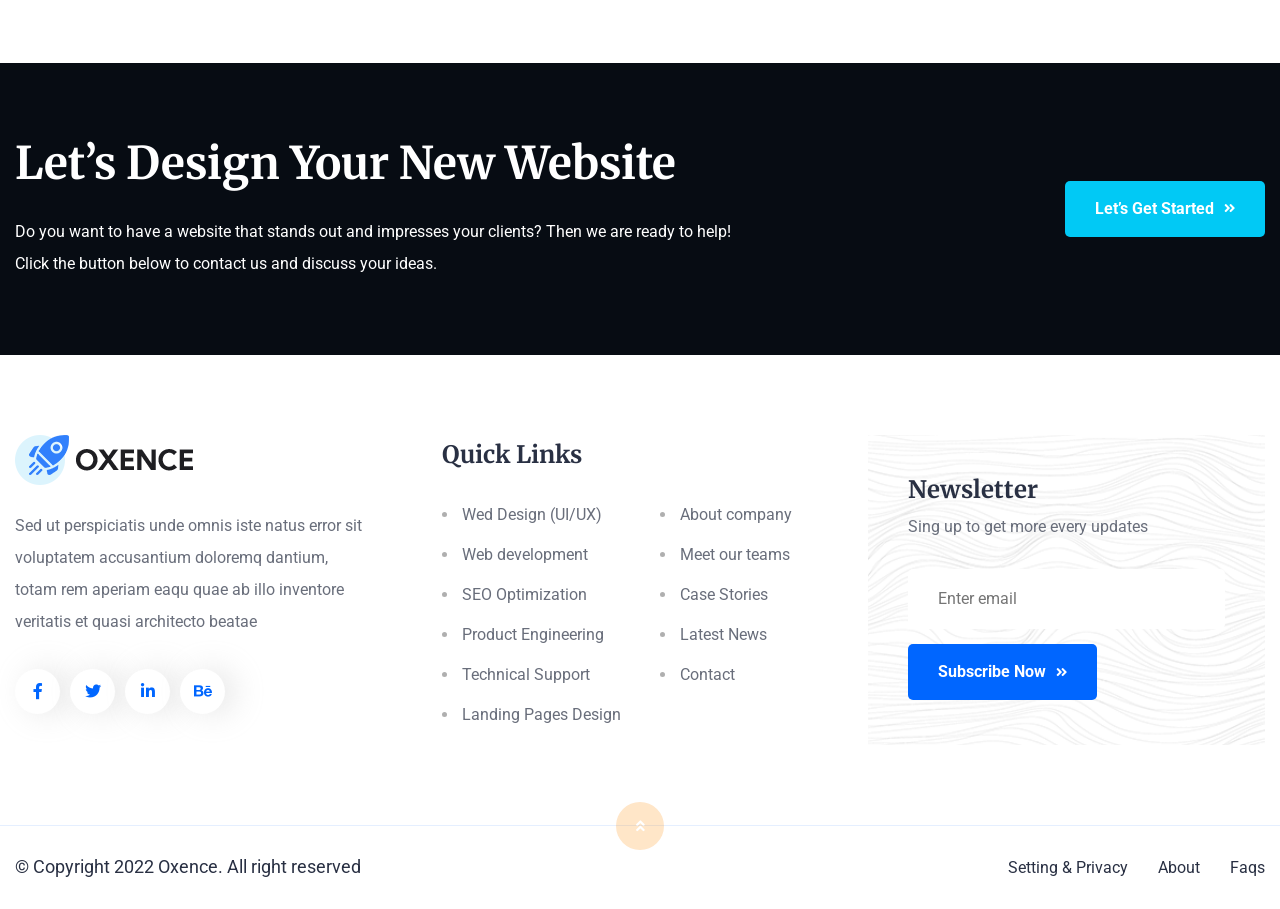
<file: blog-list.html>
<!DOCTYPE html>
<html lang="zxx">
<head>
    <!-- Required meta tags -->
    <meta charset="utf-8" />
    <meta name="description" content="" />
    <meta http-equiv="X-UA-Compatible" content="IE=edge">
    <meta name="viewport" content="width=device-width, initial-scale=1, shrink-to-fit=no">

    <!-- Title -->
    <title>Oxence - Web Design Company HTML Template || Blog List</title>
    <!-- Favicon Icon -->
    <link rel="shortcut icon" href="assets/images/favicon.png" type="image/x-icon">
    <!-- Google Fonts -->
    <link href="https://fonts.googleapis.com/css2?family=Kumbh+Sans:wght@700&family=Merriweather:wght@700&family=Roboto:wght@400;500;700&display=swap" rel="stylesheet">
    
    <!-- Flaticon -->
    <link rel="stylesheet" href="assets/css/flaticon.min.css">
    <!-- Font Awesome -->
    <link rel="stylesheet" href="assets/css/fontawesome-5.14.0.min.css">
    <!-- Bootstrap -->
    <link rel="stylesheet" href="assets/css/bootstrap.min.css">
    <!-- Magnific Popup -->
    <link rel="stylesheet" href="assets/css/magnific-popup.min.css">
    <!-- Nice Select -->
    <link rel="stylesheet" href="assets/css/nice-select.min.css">
    <!-- Type Writer -->
    <link rel="stylesheet" href="assets/css/jquery.animatedheadline.css">
    <!-- Animate -->
    <link rel="stylesheet" href="assets/css/animate.min.css">
    <!-- Slick -->
    <link rel="stylesheet" href="assets/css/slick.min.css">
    <!-- Main Style -->
    <link rel="stylesheet" href="assets/css/style.css">
    
</head>
<body class="home-three">
    <div class="page-wrapper">

        <!-- Preloader -->
        <div class="preloader"></div>

        <!-- main header -->
        <header class="main-header header-three menu-absolute">
            <!--Header-Upper-->
            <div class="header-upper">
                <div class="container-fluid clearfix">

                    <div class="header-inner rel d-flex align-items-center">
                        <div class="logo-outer">
                            <div class="logo"><a href="index.html"><img src="assets/images/logos/logo.png" alt="Logo" title="Logo"></a></div>
                        </div>

                        <div class="nav-outer clearfix">
                            <!-- Main Menu -->
                            <nav class="main-menu navbar-expand-lg">
                                <div class="navbar-header">
                                   <div class="mobile-logo my-15">
                                       <a href="index.html">
                                            <img src="assets/images/logos/logo.png" alt="Logo" title="Logo">
                                       </a>
                                   </div>
                                   
                                    <!-- Toggle Button -->
                                    <button type="button" class="navbar-toggle" data-bs-toggle="collapse" data-bs-target=".navbar-collapse">
                                        <span class="icon-bar"></span>
                                        <span class="icon-bar"></span>
                                        <span class="icon-bar"></span>
                                    </button>
                                </div>

                                <div class="navbar-collapse collapse clearfix">
                                    <ul class="navigation clearfix">
                                        <li class="dropdown"><a href="#">Home</a>
                                            <ul>
                                               <li class="dropdown"><a href="#">MultiPage</a>
                                                    <ul>
                                                        <li><a href="index.html">Web Design</a></li>
                                                        <li><a href="index1dark.html">Web Design Dark</a></li>
                                                        <li><a href="index2.html">Front End Services</a></li>
                                                        <li><a href="index2dark.html">Front End Dark</a></li>
                                                        <li><a href="index3.html">Website Builder</a></li>
                                                        <li><a href="index4.html">Digital Studio</a></li>
                                                    </ul>
                                                </li>
                                               <li class="dropdown"><a href="#">OnePage</a>
                                                    <ul>
                                                        <li><a href="index1-onepage.html">Web Design</a></li>
                                                        <li><a href="index1dark-onepage.html">Web Design Dark</a></li>
                                                        <li><a href="index2-onepage.html">Front End Services</a></li>
                                                        <li><a href="index2dark-onepage.html">Front End Dark</a></li>
                                                        <li><a href="index3-onepage.html">Website Builder</a></li>
                                                        <li><a href="index4-onepage.html">Digital Studio</a></li>
                                                    </ul>
                                                </li>
                                            </ul>
                                        </li>
                                        <li class="dropdown"><a href="#">services</a>
                                            <ul>
                                                <li><a href="services.html">Popular Services</a></li>
                                                <li><a href="service-details.html">service details</a></li>
                                            </ul>
                                        </li>
                                        <li class="dropdown"><a href="#">Project</a>
                                            <ul>
                                                <li><a href="projects.html">Project Grid</a></li>
                                                <li><a href="project-creative.html">Project Creative</a></li>
                                                <li><a href="project-carousel.html">Project Carousel</a></li>
                                                <li><a href="project-details.html">Project Details</a></li>
                                            </ul>
                                        </li>
                                        <li class="dropdown"><a href="#">pages</a>
                                            <ul>
                                                <li><a href="about.html">About us</a></li>
                                                <li class="dropdown"><a href="#">Team</a>
                                                    <ul>
                                                        <li><a href="team.html">Expert Team</a></li>
                                                        <li><a href="team-profile.html">Team Profile</a></li>
                                                    </ul>
                                                </li>
                                                <li><a href="pricing.html">pricing plan</a></li>
                                                <li><a href="faqs.html">faqs & helf</a></li>
                                                <li><a href="404.html">404 error</a></li>
                                            </ul>
                                        </li>
                                        <li class="dropdown"><a href="#">shop</a>
                                            <ul>
                                                <li><a href="shop.html">shop Grid</a></li>
                                                <li><a href="product-details.html">Product details</a></li>
                                                <li><a href="cart.html">cart page</a></li>
                                                <li><a href="checkout.html">checkout</a></li>
                                            </ul>
                                        </li>
                                        <li class="dropdown"><a href="#">blog</a>
                                            <ul>
                                                <li><a href="blog.html">blog Grid</a></li>
                                                <li><a href="blog-list.html">blog list</a></li>
                                                <li><a href="blog-details.html">blog details</a></li>
                                            </ul>
                                        </li>
                                        <li><a href="contact.html">Contact</a></li>
                                    </ul>
                                </div>

                            </nav>
                            <!-- Main Menu End-->
                        </div>
                        
                        <!-- Menu Button -->
                        <div class="menu-btns">
                           <a href="contact.html" class="login">Log in</a>
                           
                           <a href="contact.html" class="theme-btn">Sign up Free <i class="fas fa-angle-double-right"></i></a>
                        </div>
                    </div>
                </div>
            </div>
            <!--End Header Upper-->
        </header>
        
        
        <!-- Page Banner Start -->
        <section class="page-banner-area pt-245 rpt-150 pb-170 rpb-100 rel z-1 bgc-lighter text-center">
            <div class="container">
                <div class="banner-inner rpt-10">
                    <h1 class="page-title wow fadeInUp delay-0-2s">Blog List <span>View</span></h1>
                    <nav aria-label="breadcrumb">
                        <ol class="breadcrumb justify-content-center wow fadeInUp delay-0-4s">
                            <li class="breadcrumb-item"><a href="index.html">home</a></li>
                            <li class="breadcrumb-item active">Blog List</li>
                        </ol>
                    </nav>
                </div>
            </div>
            <div class="banner-shapes">
                <div class="circle wow zoomInLeft delay-0-2s" data-wow-duration="2s"></div>
                <img class="shape-one" src="assets/images/shapes/hero-shape1.png" alt="Shape">
                <img class="shape-two" src="assets/images/shapes/hero-shape2.png" alt="Shape">
            </div>
        </section>
        <!-- Page Banner End -->
        
        
        <!-- Blog List Area start -->
        <section class="blog-list-area py-130 rel z-1">
            <div class="container">
                <div class="blog-list-item wow fadeInUp delay-0-2s">
                    <div class="image">
                        <img src="assets/images/blog/blog-list1.jpg" alt="Blog List">
                    </div>
                    <div class="blog-content">
                        <div class="content">
                            <ul class="blog-meta">
                                <li>
                                    <img src="assets/images/blog/blog-author.jpg" alt="Author">
                                    <a href="#">Somalia D. Silva</a>
                                </li>
                                <li>
                                    <i class="far fa-calendar-alt"></i>
                                    <a href="#">25 June 2022</a>
                                </li>
                            </ul>
                            <h4><a href="blog-details.html">How To Build Group Chat With Vanilla JS, Twilio Manage Accessible Design System</a></h4>
                            <p>Sed ut perspiciatis unde omnis iste natus error sit voluptatem accusantium dolore mquees laudantium, totam rem aperiam, eaque ipsa quae ab illo inventore veritatis et quasi architec to beatae vitae dicta sunt explicabo voluptatem quia voluptas site</p>
                            <a class="read-more" href="blog-details.html">Read More <i class="far fa-arrow-right"></i></a>
                        </div>
                    </div>
                </div>
                <div class="blog-list-item wow fadeInUp delay-0-2s">
                    <div class="image">
                        <img src="assets/images/blog/blog-list2.jpg" alt="Blog List">
                    </div>
                    <div class="blog-content">
                        <div class="content">
                            <ul class="blog-meta">
                                <li>
                                    <img src="assets/images/blog/blog-author.jpg" alt="Author">
                                    <a href="#">Somalia D. Silva</a>
                                </li>
                                <li>
                                    <i class="far fa-calendar-alt"></i>
                                    <a href="#">25 June 2022</a>
                                </li>
                            </ul>
                            <h4><a href="blog-details.html">How To Build Group Chat With Vanilla JS, Twilio Manage Accessible Design System</a></h4>
                            <p>Sed ut perspiciatis unde omnis iste natus error sit voluptatem accusantium dolore mquees laudantium, totam rem aperiam, eaque ipsa quae ab illo inventore veritatis et quasi architec to beatae vitae dicta sunt explicabo voluptatem quia voluptas site</p>
                            <a class="read-more" href="blog-details.html">Read More <i class="far fa-arrow-right"></i></a>
                        </div>
                    </div>
                </div>
                <div class="blog-list-item wow fadeInUp delay-0-2s">
                    <div class="image">
                        <img src="assets/images/blog/blog-list3.jpg" alt="Blog List">
                    </div>
                    <div class="blog-content">
                        <div class="content">
                            <ul class="blog-meta">
                                <li>
                                    <img src="assets/images/blog/blog-author.jpg" alt="Author">
                                    <a href="#">Somalia D. Silva</a>
                                </li>
                                <li>
                                    <i class="far fa-calendar-alt"></i>
                                    <a href="#">25 June 2022</a>
                                </li>
                            </ul>
                            <h4><a href="blog-details.html">How To Build Group Chat With Vanilla JS, Twilio Manage Accessible Design System</a></h4>
                            <p>Sed ut perspiciatis unde omnis iste natus error sit voluptatem accusantium dolore mquees laudantium, totam rem aperiam, eaque ipsa quae ab illo inventore veritatis et quasi architec to beatae vitae dicta sunt explicabo voluptatem quia voluptas site</p>
                            <a class="read-more" href="blog-details.html">Read More <i class="far fa-arrow-right"></i></a>
                        </div>
                    </div>
                </div>
                <div class="blog-list-item wow fadeInUp delay-0-2s">
                    <div class="image">
                        <img src="assets/images/blog/blog-list4.jpg" alt="Blog List">
                    </div>
                    <div class="blog-content">
                        <div class="content">
                            <ul class="blog-meta">
                                <li>
                                    <img src="assets/images/blog/blog-author.jpg" alt="Author">
                                    <a href="#">Somalia D. Silva</a>
                                </li>
                                <li>
                                    <i class="far fa-calendar-alt"></i>
                                    <a href="#">25 June 2022</a>
                                </li>
                            </ul>
                            <h4><a href="blog-details.html">How To Build Group Chat With Vanilla JS, Twilio Manage Accessible Design System</a></h4>
                            <p>Sed ut perspiciatis unde omnis iste natus error sit voluptatem accusantium dolore mquees laudantium, totam rem aperiam, eaque ipsa quae ab illo inventore veritatis et quasi architec to beatae vitae dicta sunt explicabo voluptatem quia voluptas site</p>
                            <a class="read-more" href="blog-details.html">Read More <i class="far fa-arrow-right"></i></a>
                        </div>
                    </div>
                </div>
                <div class="blog-list-item wow fadeInUp delay-0-2s">
                    <div class="image">
                        <img src="assets/images/blog/blog-list5.jpg" alt="Blog List">
                    </div>
                    <div class="blog-content">
                        <div class="content">
                            <ul class="blog-meta">
                                <li>
                                    <img src="assets/images/blog/blog-author.jpg" alt="Author">
                                    <a href="#">Somalia D. Silva</a>
                                </li>
                                <li>
                                    <i class="far fa-calendar-alt"></i>
                                    <a href="#">25 June 2022</a>
                                </li>
                            </ul>
                            <h4><a href="blog-details.html">How To Build Group Chat With Vanilla JS, Twilio Manage Accessible Design System</a></h4>
                            <p>Sed ut perspiciatis unde omnis iste natus error sit voluptatem accusantium dolore mquees laudantium, totam rem aperiam, eaque ipsa quae ab illo inventore veritatis et quasi architec to beatae vitae dicta sunt explicabo voluptatem quia voluptas site</p>
                            <a class="read-more" href="blog-details.html">Read More <i class="far fa-arrow-right"></i></a>
                        </div>
                    </div>
                </div>
                <div class="blog-list-item wow fadeInUp delay-0-2s">
                    <div class="image">
                        <img src="assets/images/blog/blog-list6.jpg" alt="Blog List">
                    </div>
                    <div class="blog-content">
                        <div class="content">
                            <ul class="blog-meta">
                                <li>
                                    <img src="assets/images/blog/blog-author.jpg" alt="Author">
                                    <a href="#">Somalia D. Silva</a>
                                </li>
                                <li>
                                    <i class="far fa-calendar-alt"></i>
                                    <a href="#">25 June 2022</a>
                                </li>
                            </ul>
                            <h4><a href="blog-details.html">How To Build Group Chat With Vanilla JS, Twilio Manage Accessible Design System</a></h4>
                            <p>Sed ut perspiciatis unde omnis iste natus error sit voluptatem accusantium dolore mquees laudantium, totam rem aperiam, eaque ipsa quae ab illo inventore veritatis et quasi architec to beatae vitae dicta sunt explicabo voluptatem quia voluptas site</p>
                            <a class="read-more" href="blog-details.html">Read More <i class="far fa-arrow-right"></i></a>
                        </div>
                    </div>
                </div>
                <ul class="pagination flex-wrap justify-content-center pt-20 wow fadeInUp delay-0-2s">
                    <li class="page-item disabled">
                        <span class="page-link"><i class="fas fa-angle-left"></i></span>
                    </li>
                    <li class="page-item active">
                        <span class="page-link">
                            01
                            <span class="sr-only">(current)</span>
                        </span>
                    </li>
                    <li class="page-item"><a class="page-link" href="#">02</a></li>
                    <li class="page-item"><a class="page-link" href="#">03</a></li>
                    <li class="page-item dot"></li>
                    <li class="page-item dot"></li>
                    <li class="page-item dot"></li>
                    <li class="page-item">
                        <a class="page-link" href="#"><i class="fas fa-angle-right"></i></a>
                    </li>
                </ul>
            </div>
        </section>
        <!-- Blog List Area end -->
        
        
        <!-- Call to Action Area start -->
        <section class="call-to-action-area bgc-black pt-80 pb-50">
            <div class="container">
                <div class="row justify-content-between align-items-center">
                    <div class="col-xl-7 col-lg-9">
                        <div class="section-title text-white mb-25 wow fadeInUp delay-0-2s">
                            <h2>Let’s Design Your New Website</h2>
                            <p>Do you want to have a website that stands out and impresses your clients? Then we are ready to help! Click the button below to contact us and discuss your ideas.</p>
                        </div>
                    </div>
                    <div class="col-lg-3 text-lg-end">
                        <a href="contact.html" class="theme-btn style-two mb-30 wow fadeInUp delay-0-4s">Let’s Get Started <i class="fas fa-angle-double-right"></i></a>
                    </div>
                </div>
            </div>
        </section>
        <!-- Call to Action Area End -->
        
        
        <!-- footer area start -->
        <footer class="main-footer pt-80">
            <div class="container">
                <div class="row justify-content-xl-between justify-content-center">
                    <div class="col-xl-4 col-lg-5 col-md-6">
                        <div class="footer-widget widget_about me-md-5 wow fadeInUp delay-0-2s">
                            <div class="footer-logo mb-25">
                                <a href="index.html"><img src="assets/images/logos/logo-three.png" alt="Logo"></a>
                            </div>
                            <p>Sed ut perspiciatis unde omnis iste natus error sit voluptatem accusantium doloremq dantium, totam rem aperiam eaqu quae ab illo inventore veritatis et quasi architecto beatae</p>
                            <div class="social-style-two pt-5">
                                <a href="#"><i class="fab fa-facebook-f"></i></a>
                                <a href="#"><i class="fab fa-twitter"></i></a>
                                <a href="#"><i class="fab fa-linkedin-in"></i></a>
                                <a href="#"><i class="fab fa-behance"></i></a>
                            </div>
                        </div>
                    </div>
                    <div class="col-xl-4 col-md-6">
                        <div class="footer-widget widget_nav_menu wow fadeInUp delay-0-4s">
                            <h4 class="footer-title">Quick Links</h4>
                            <ul class="list-style-two">
                                <li><a href="service-details.html">Wed Design (UI/UX)</a></li>
                                <li><a href="about.html">About company</a></li>
                                <li><a href="service-details.html">Web development</a></li>
                                <li><a href="team.html">Meet our teams</a></li>
                                <li><a href="service-details.html">SEO Optimization</a></li>
                                <li><a href="service-details.html">Case Stories</a></li>
                                <li><a href="service-details.html">Product Engineering</a></li>
                                <li><a href="blog.html">Latest News</a></li>
                                <li><a href="service-details.html">Technical Support</a></li>
                                <li><a href="contact.html">Contact</a></li>
                                <li><a href="service-details.html">Landing Pages Design</a></li>
                            </ul>
                        </div>
                    </div>
                    <div class="col-xl-4 col-lg-6 col-md-8">
                        <div class="footer-widget widget_newsletter wow fadeInUp delay-0-6s">
                            <h4 class="footer-title">Newsletter</h4>
                            <p>Sing up to get more every updates</p>
                            <form action="#">
                                <input type="email" placeholder="Enter email" required>
                                <button class="theme-btn">Subscribe Now <i class="fas fa-angle-double-right"></i></button>
                            </form>
                        </div>
                    </div>
                </div>
            </div>
            <div class="footer-bottom mt-30 pt-25 pb-10">
                <div class="container">
                    <div class="row align-items-center">
                        <div class="col-lg-6">
                            <div class="copyright-text text-center text-lg-start">
                                <p>© Copyright 2022 Oxence. All right reserved</p>
                            </div>
                        </div>
                        <div class="col-lg-6">
                            <div class="footer-bottom-menu mb-10 text-center text-lg-end">
                                <ul>
                                    <li><a href="#">Setting & Privacy</a></li>
                                    <li><a href="#">About</a></li>
                                    <li><a href="#">Faqs</a></li>
                                </ul>
                            </div>
                        </div>
                    </div>

                    <!-- Scroll Top Button -->
                    <button class="scroll-top scroll-to-target" data-target="html"><span class="fas fa-angle-double-up"></span></button>
                </div>
            </div>
        </footer>
        <!-- footer area end -->

    </div>
    <!--End pagewrapper-->
   
    
    <!-- Jquery -->
    <script src="assets/js/jquery-3.6.0.min.js"></script>
    <!-- Bootstrap -->
    <script src="assets/js/bootstrap.min.js"></script>
    <!-- Appear Js -->
    <script src="assets/js/appear.min.js"></script>
    <!-- Slick -->
    <script src="assets/js/slick.min.js"></script>
    <!-- Magnific Popup -->
    <script src="assets/js/jquery.magnific-popup.min.js"></script>
    <!-- Nice Select -->
    <script src="assets/js/jquery.nice-select.min.js"></script>
    <!-- Image Loader -->
    <script src="assets/js/imagesloaded.pkgd.min.js"></script>
    <!-- Type Writer -->
    <script src="assets/js/jquery.animatedheadline.min.js"></script>
    <!-- Circle Progress -->
    <script src="assets/js/circle-progress.min.js"></script>
    <!-- Isotope -->
    <script src="assets/js/isotope.pkgd.min.js"></script>
    <!--  WOW Animation -->
    <script src="assets/js/wow.min.js"></script>
    <!-- Custom script -->
    <script src="assets/js/script.js"></script>

</body>
</html>
</file>
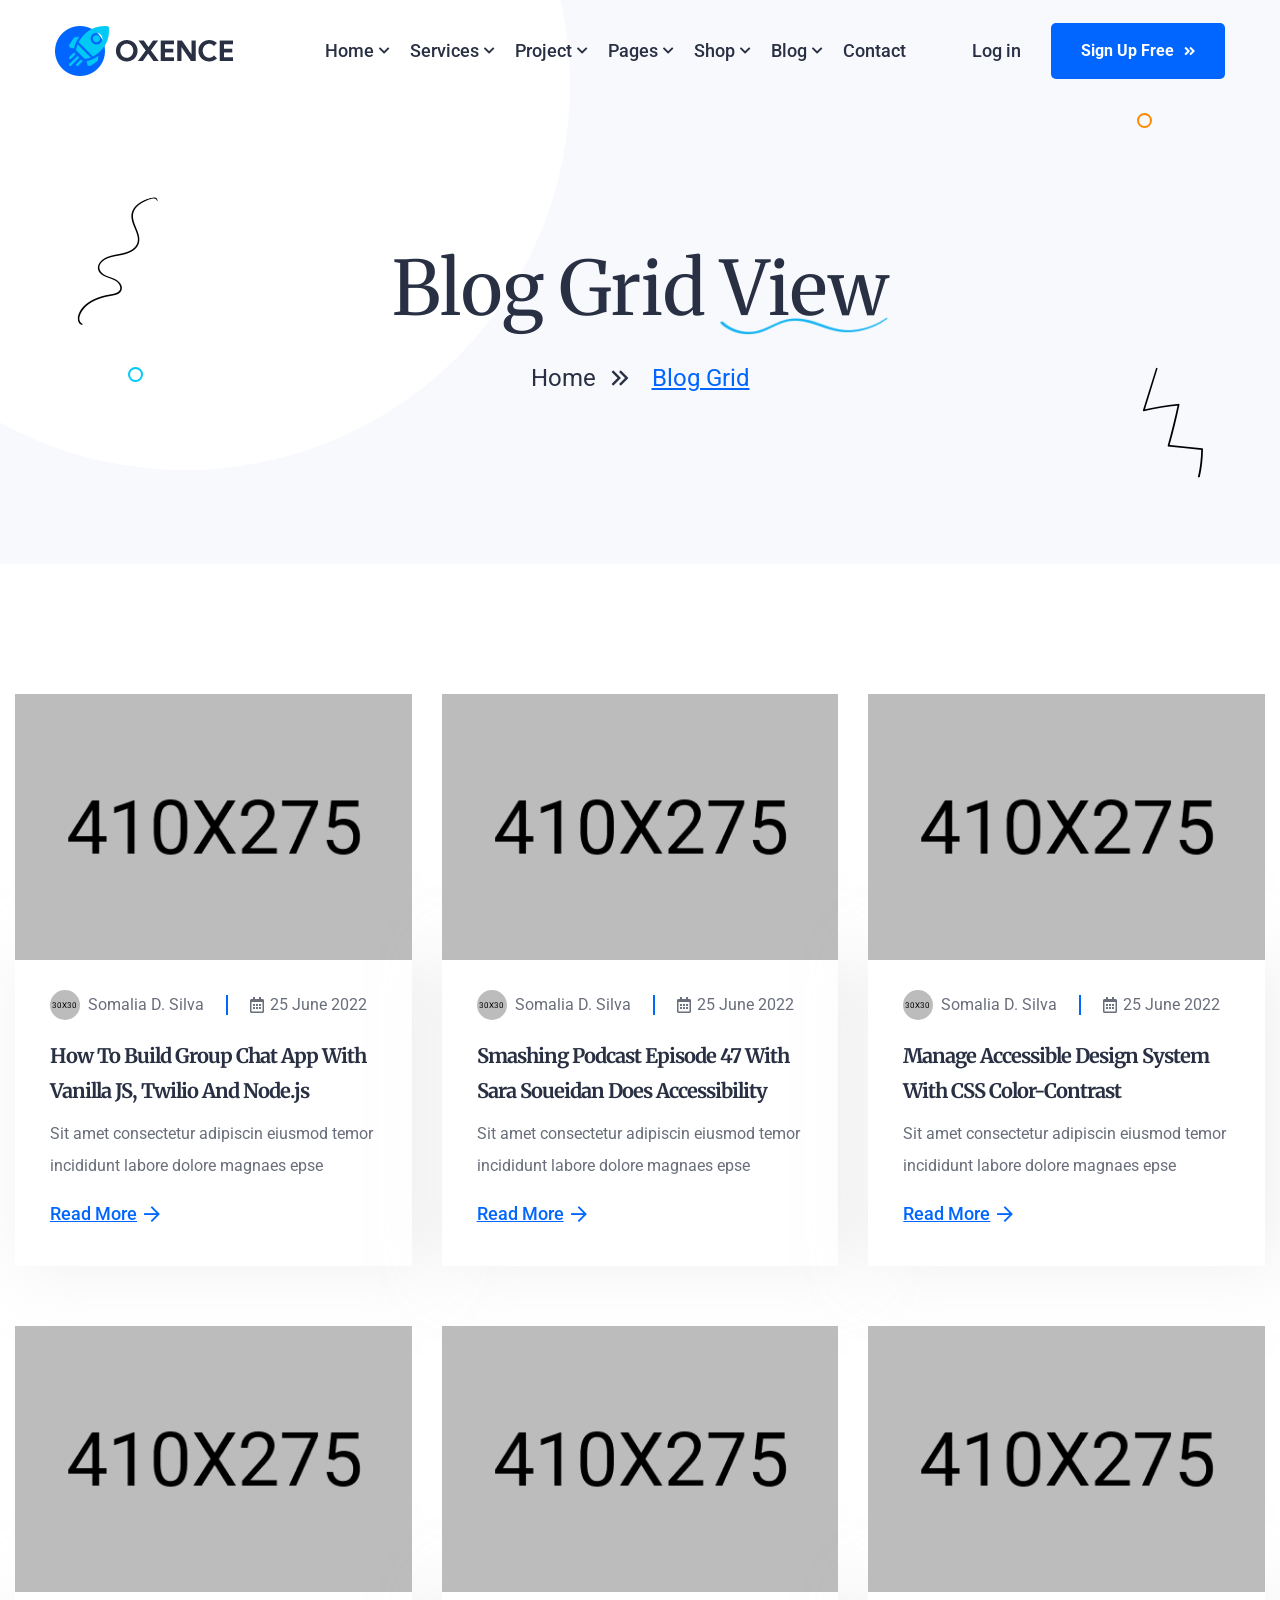
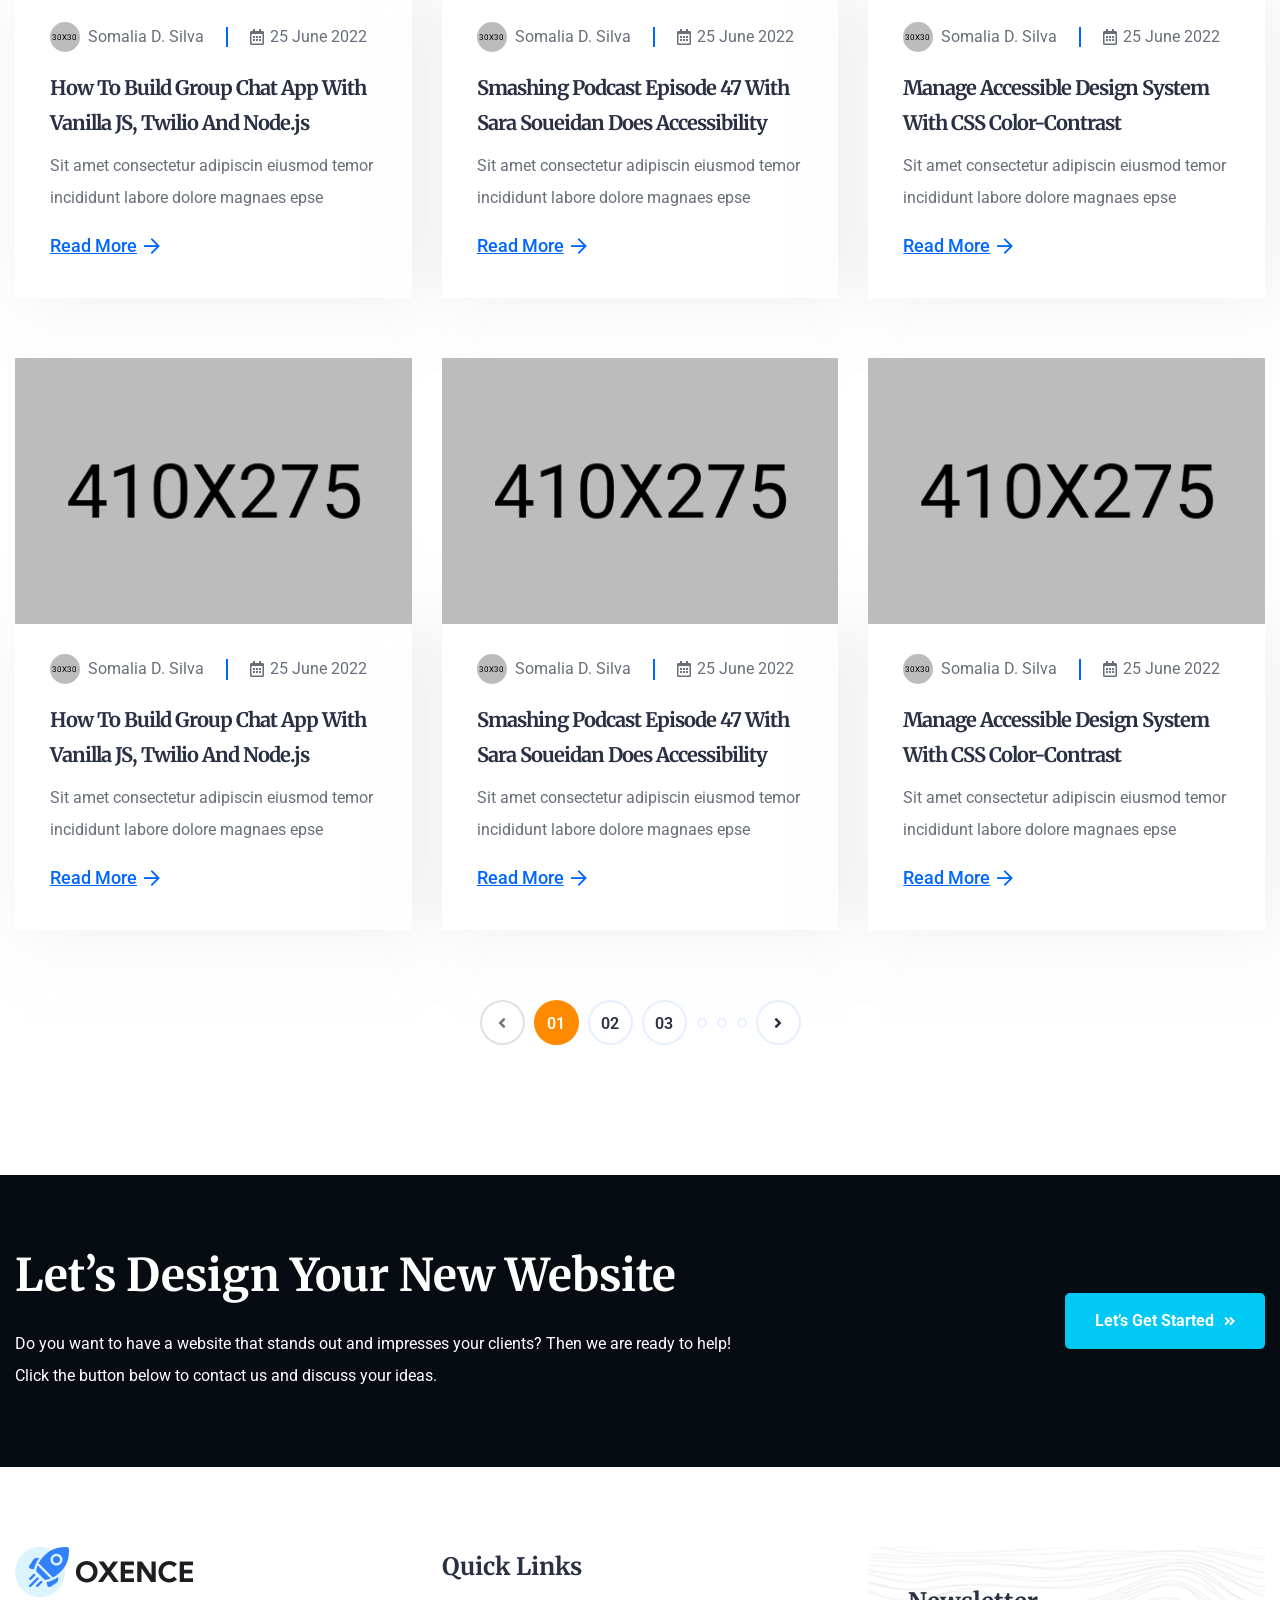
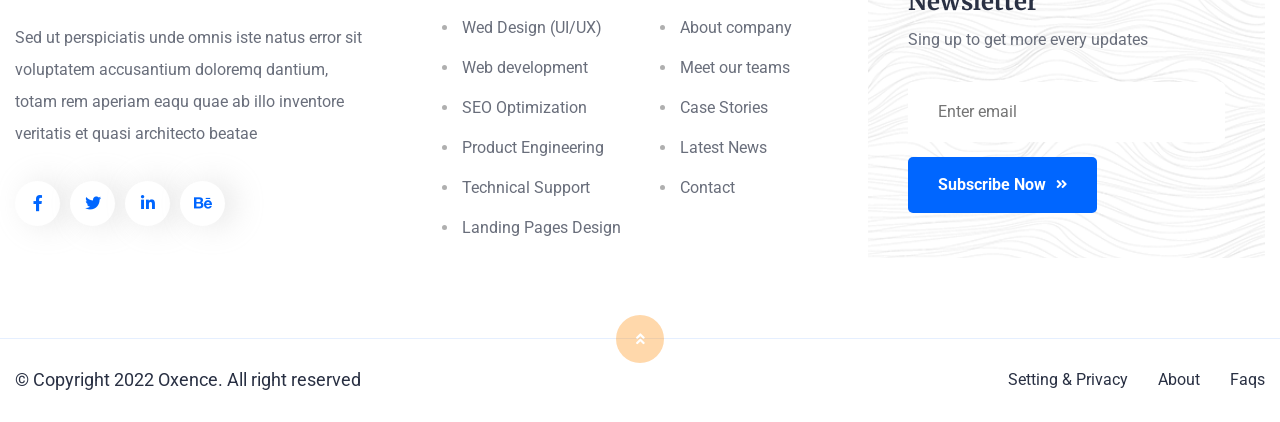
<file: blog.html>
<!DOCTYPE html>
<html lang="zxx">
<head>
    <!-- Required meta tags -->
    <meta charset="utf-8" />
    <meta name="description" content="" />
    <meta http-equiv="X-UA-Compatible" content="IE=edge">
    <meta name="viewport" content="width=device-width, initial-scale=1, shrink-to-fit=no">

    <!-- Title -->
    <title>Oxence - Web Design Company HTML Template || Blog Grid</title>
    <!-- Favicon Icon -->
    <link rel="shortcut icon" href="assets/images/favicon.png" type="image/x-icon">
    <!-- Google Fonts -->
    <link href="https://fonts.googleapis.com/css2?family=Kumbh+Sans:wght@700&family=Merriweather:wght@700&family=Roboto:wght@400;500;700&display=swap" rel="stylesheet">
    
    <!-- Flaticon -->
    <link rel="stylesheet" href="assets/css/flaticon.min.css">
    <!-- Font Awesome -->
    <link rel="stylesheet" href="assets/css/fontawesome-5.14.0.min.css">
    <!-- Bootstrap -->
    <link rel="stylesheet" href="assets/css/bootstrap.min.css">
    <!-- Magnific Popup -->
    <link rel="stylesheet" href="assets/css/magnific-popup.min.css">
    <!-- Nice Select -->
    <link rel="stylesheet" href="assets/css/nice-select.min.css">
    <!-- Type Writer -->
    <link rel="stylesheet" href="assets/css/jquery.animatedheadline.css">
    <!-- Animate -->
    <link rel="stylesheet" href="assets/css/animate.min.css">
    <!-- Slick -->
    <link rel="stylesheet" href="assets/css/slick.min.css">
    <!-- Main Style -->
    <link rel="stylesheet" href="assets/css/style.css">
    
</head>
<body class="home-three">
    <div class="page-wrapper">

        <!-- Preloader -->
        <div class="preloader"></div>

        <!-- main header -->
        <header class="main-header header-three menu-absolute">
            <!--Header-Upper-->
            <div class="header-upper">
                <div class="container-fluid clearfix">

                    <div class="header-inner rel d-flex align-items-center">
                        <div class="logo-outer">
                            <div class="logo"><a href="index.html"><img src="assets/images/logos/logo.png" alt="Logo" title="Logo"></a></div>
                        </div>

                        <div class="nav-outer clearfix">
                            <!-- Main Menu -->
                            <nav class="main-menu navbar-expand-lg">
                                <div class="navbar-header">
                                   <div class="mobile-logo my-15">
                                       <a href="index.html">
                                            <img src="assets/images/logos/logo.png" alt="Logo" title="Logo">
                                       </a>
                                   </div>
                                   
                                    <!-- Toggle Button -->
                                    <button type="button" class="navbar-toggle" data-bs-toggle="collapse" data-bs-target=".navbar-collapse">
                                        <span class="icon-bar"></span>
                                        <span class="icon-bar"></span>
                                        <span class="icon-bar"></span>
                                    </button>
                                </div>

                                <div class="navbar-collapse collapse clearfix">
                                    <ul class="navigation clearfix">
                                        <li class="dropdown"><a href="#">Home</a>
                                            <ul>
                                               <li class="dropdown"><a href="#">MultiPage</a>
                                                    <ul>
                                                        <li><a href="index.html">Web Design</a></li>
                                                        <li><a href="index1dark.html">Web Design Dark</a></li>
                                                        <li><a href="index2.html">Front End Services</a></li>
                                                        <li><a href="index2dark.html">Front End Dark</a></li>
                                                        <li><a href="index3.html">Website Builder</a></li>
                                                        <li><a href="index4.html">Digital Studio</a></li>
                                                    </ul>
                                                </li>
                                               <li class="dropdown"><a href="#">OnePage</a>
                                                    <ul>
                                                        <li><a href="index1-onepage.html">Web Design</a></li>
                                                        <li><a href="index1dark-onepage.html">Web Design Dark</a></li>
                                                        <li><a href="index2-onepage.html">Front End Services</a></li>
                                                        <li><a href="index2dark-onepage.html">Front End Dark</a></li>
                                                        <li><a href="index3-onepage.html">Website Builder</a></li>
                                                        <li><a href="index4-onepage.html">Digital Studio</a></li>
                                                    </ul>
                                                </li>
                                            </ul>
                                        </li>
                                        <li class="dropdown"><a href="#">services</a>
                                            <ul>
                                                <li><a href="services.html">Popular Services</a></li>
                                                <li><a href="service-details.html">service details</a></li>
                                            </ul>
                                        </li>
                                        <li class="dropdown"><a href="#">Project</a>
                                            <ul>
                                                <li><a href="projects.html">Project Grid</a></li>
                                                <li><a href="project-creative.html">Project Creative</a></li>
                                                <li><a href="project-carousel.html">Project Carousel</a></li>
                                                <li><a href="project-details.html">Project Details</a></li>
                                            </ul>
                                        </li>
                                        <li class="dropdown"><a href="#">pages</a>
                                            <ul>
                                                <li><a href="about.html">About us</a></li>
                                                <li class="dropdown"><a href="#">Team</a>
                                                    <ul>
                                                        <li><a href="team.html">Expert Team</a></li>
                                                        <li><a href="team-profile.html">Team Profile</a></li>
                                                    </ul>
                                                </li>
                                                <li><a href="pricing.html">pricing plan</a></li>
                                                <li><a href="faqs.html">faqs & helf</a></li>
                                                <li><a href="404.html">404 error</a></li>
                                            </ul>
                                        </li>
                                        <li class="dropdown"><a href="#">shop</a>
                                            <ul>
                                                <li><a href="shop.html">shop Grid</a></li>
                                                <li><a href="product-details.html">Product details</a></li>
                                                <li><a href="cart.html">cart page</a></li>
                                                <li><a href="checkout.html">checkout</a></li>
                                            </ul>
                                        </li>
                                        <li class="dropdown"><a href="#">blog</a>
                                            <ul>
                                                <li><a href="blog.html">blog Grid</a></li>
                                                <li><a href="blog-list.html">blog list</a></li>
                                                <li><a href="blog-details.html">blog details</a></li>
                                            </ul>
                                        </li>
                                        <li><a href="contact.html">Contact</a></li>
                                    </ul>
                                </div>

                            </nav>
                            <!-- Main Menu End-->
                        </div>
                        
                        <!-- Menu Button -->
                        <div class="menu-btns">
                           <a href="contact.html" class="login">Log in</a>
                           
                           <a href="contact.html" class="theme-btn">Sign up Free <i class="fas fa-angle-double-right"></i></a>
                        </div>
                    </div>
                </div>
            </div>
            <!--End Header Upper-->
        </header>
        
        
        <!-- Page Banner Start -->
        <section class="page-banner-area pt-245 rpt-150 pb-170 rpb-100 rel z-1 bgc-lighter text-center">
            <div class="container">
                <div class="banner-inner rpt-10">
                    <h1 class="page-title wow fadeInUp delay-0-2s">Blog Grid <span>View</span></h1>
                    <nav aria-label="breadcrumb">
                        <ol class="breadcrumb justify-content-center wow fadeInUp delay-0-4s">
                            <li class="breadcrumb-item"><a href="index.html">home</a></li>
                            <li class="breadcrumb-item active">Blog Grid</li>
                        </ol>
                    </nav>
                </div>
            </div>
            <div class="banner-shapes">
                <div class="circle wow zoomInLeft delay-0-2s" data-wow-duration="2s"></div>
                <img class="shape-one" src="assets/images/shapes/hero-shape1.png" alt="Shape">
                <img class="shape-two" src="assets/images/shapes/hero-shape2.png" alt="Shape">
            </div>
        </section>
        <!-- Page Banner End -->
        
        
        <!-- Blog Grid Area start -->
        <section class="blog-grid-area py-130 rel z-1">
            <div class="container">
                <div class="row">
                    <div class="col-xl-4 col-md-6">
                        <div class="blog-grid-item wow fadeInUp delay-0-2s">
                            <div class="image">
                                <img src="assets/images/blog/blog-grid1.jpg" alt="Blog Grid">
                            </div>
                            <div class="blog-content">
                                <ul class="blog-meta">
                                    <li>
                                        <img src="assets/images/blog/blog-author.jpg" alt="Author">
                                        <a href="#">Somalia D. Silva</a>
                                    </li>
                                    <li>
                                        <i class="far fa-calendar-alt"></i>
                                        <a href="#">25 June 2022</a>
                                    </li>
                                </ul>
                                <h5><a href="blog-details.html">How To Build Group Chat App With Vanilla JS, Twilio And Node.js</a></h5>
                                <p>Sit amet consectetur adipiscin eiusmod temor incididunt labore dolore magnaes epse</p>
                                <a class="read-more" href="blog-details.html">Read More <i class="far fa-arrow-right"></i></a>
                            </div>
                        </div>
                    </div>
                    <div class="col-xl-4 col-md-6">
                        <div class="blog-grid-item wow fadeInUp delay-0-4s">
                            <div class="image">
                                <img src="assets/images/blog/blog-grid2.jpg" alt="Blog Grid">
                            </div>
                            <div class="blog-content">
                                <ul class="blog-meta">
                                    <li>
                                        <img src="assets/images/blog/blog-author.jpg" alt="Author">
                                        <a href="#">Somalia D. Silva</a>
                                    </li>
                                    <li>
                                        <i class="far fa-calendar-alt"></i>
                                        <a href="#">25 June 2022</a>
                                    </li>
                                </ul>
                                <h5><a href="blog-details.html">Smashing Podcast Episode 47 With Sara Soueidan Does Accessibility</a></h5>
                                <p>Sit amet consectetur adipiscin eiusmod temor incididunt labore dolore magnaes epse</p>
                                <a class="read-more" href="blog-details.html">Read More <i class="far fa-arrow-right"></i></a>
                            </div>
                        </div>
                    </div>
                    <div class="col-xl-4 col-md-6">
                        <div class="blog-grid-item wow fadeInUp delay-0-6s">
                            <div class="image">
                                <img src="assets/images/blog/blog-grid3.jpg" alt="Blog Grid">
                            </div>
                            <div class="blog-content">
                                <ul class="blog-meta">
                                    <li>
                                        <img src="assets/images/blog/blog-author.jpg" alt="Author">
                                        <a href="#">Somalia D. Silva</a>
                                    </li>
                                    <li>
                                        <i class="far fa-calendar-alt"></i>
                                        <a href="#">25 June 2022</a>
                                    </li>
                                </ul>
                                <h5><a href="blog-details.html">Manage Accessible Design System With CSS Color-Contrast</a></h5>
                                <p>Sit amet consectetur adipiscin eiusmod temor incididunt labore dolore magnaes epse</p>
                                <a class="read-more" href="blog-details.html">Read More <i class="far fa-arrow-right"></i></a>
                            </div>
                        </div>
                    </div>
                    <div class="col-xl-4 col-md-6">
                        <div class="blog-grid-item wow fadeInUp delay-0-2s">
                            <div class="image">
                                <img src="assets/images/blog/blog-grid4.jpg" alt="Blog Grid">
                            </div>
                            <div class="blog-content">
                                <ul class="blog-meta">
                                    <li>
                                        <img src="assets/images/blog/blog-author.jpg" alt="Author">
                                        <a href="#">Somalia D. Silva</a>
                                    </li>
                                    <li>
                                        <i class="far fa-calendar-alt"></i>
                                        <a href="#">25 June 2022</a>
                                    </li>
                                </ul>
                                <h5><a href="blog-details.html">How To Build Group Chat App With Vanilla JS, Twilio And Node.js</a></h5>
                                <p>Sit amet consectetur adipiscin eiusmod temor incididunt labore dolore magnaes epse</p>
                                <a class="read-more" href="blog-details.html">Read More <i class="far fa-arrow-right"></i></a>
                            </div>
                        </div>
                    </div>
                    <div class="col-xl-4 col-md-6">
                        <div class="blog-grid-item wow fadeInUp delay-0-4s">
                            <div class="image">
                                <img src="assets/images/blog/blog-grid5.jpg" alt="Blog Grid">
                            </div>
                            <div class="blog-content">
                                <ul class="blog-meta">
                                    <li>
                                        <img src="assets/images/blog/blog-author.jpg" alt="Author">
                                        <a href="#">Somalia D. Silva</a>
                                    </li>
                                    <li>
                                        <i class="far fa-calendar-alt"></i>
                                        <a href="#">25 June 2022</a>
                                    </li>
                                </ul>
                                <h5><a href="blog-details.html">Smashing Podcast Episode 47 With Sara Soueidan Does Accessibility</a></h5>
                                <p>Sit amet consectetur adipiscin eiusmod temor incididunt labore dolore magnaes epse</p>
                                <a class="read-more" href="blog-details.html">Read More <i class="far fa-arrow-right"></i></a>
                            </div>
                        </div>
                    </div>
                    <div class="col-xl-4 col-md-6">
                        <div class="blog-grid-item wow fadeInUp delay-0-6s">
                            <div class="image">
                                <img src="assets/images/blog/blog-grid6.jpg" alt="Blog Grid">
                            </div>
                            <div class="blog-content">
                                <ul class="blog-meta">
                                    <li>
                                        <img src="assets/images/blog/blog-author.jpg" alt="Author">
                                        <a href="#">Somalia D. Silva</a>
                                    </li>
                                    <li>
                                        <i class="far fa-calendar-alt"></i>
                                        <a href="#">25 June 2022</a>
                                    </li>
                                </ul>
                                <h5><a href="blog-details.html">Manage Accessible Design System With CSS Color-Contrast</a></h5>
                                <p>Sit amet consectetur adipiscin eiusmod temor incididunt labore dolore magnaes epse</p>
                                <a class="read-more" href="blog-details.html">Read More <i class="far fa-arrow-right"></i></a>
                            </div>
                        </div>
                    </div>
                    <div class="col-xl-4 col-md-6">
                        <div class="blog-grid-item wow fadeInUp delay-0-2s">
                            <div class="image">
                                <img src="assets/images/blog/blog-grid7.jpg" alt="Blog Grid">
                            </div>
                            <div class="blog-content">
                                <ul class="blog-meta">
                                    <li>
                                        <img src="assets/images/blog/blog-author.jpg" alt="Author">
                                        <a href="#">Somalia D. Silva</a>
                                    </li>
                                    <li>
                                        <i class="far fa-calendar-alt"></i>
                                        <a href="#">25 June 2022</a>
                                    </li>
                                </ul>
                                <h5><a href="blog-details.html">How To Build Group Chat App With Vanilla JS, Twilio And Node.js</a></h5>
                                <p>Sit amet consectetur adipiscin eiusmod temor incididunt labore dolore magnaes epse</p>
                                <a class="read-more" href="blog-details.html">Read More <i class="far fa-arrow-right"></i></a>
                            </div>
                        </div>
                    </div>
                    <div class="col-xl-4 col-md-6">
                        <div class="blog-grid-item wow fadeInUp delay-0-4s">
                            <div class="image">
                                <img src="assets/images/blog/blog-grid8.jpg" alt="Blog Grid">
                            </div>
                            <div class="blog-content">
                                <ul class="blog-meta">
                                    <li>
                                        <img src="assets/images/blog/blog-author.jpg" alt="Author">
                                        <a href="#">Somalia D. Silva</a>
                                    </li>
                                    <li>
                                        <i class="far fa-calendar-alt"></i>
                                        <a href="#">25 June 2022</a>
                                    </li>
                                </ul>
                                <h5><a href="blog-details.html">Smashing Podcast Episode 47 With Sara Soueidan Does Accessibility</a></h5>
                                <p>Sit amet consectetur adipiscin eiusmod temor incididunt labore dolore magnaes epse</p>
                                <a class="read-more" href="blog-details.html">Read More <i class="far fa-arrow-right"></i></a>
                            </div>
                        </div>
                    </div>
                    <div class="col-xl-4 col-md-6">
                        <div class="blog-grid-item wow fadeInUp delay-0-6s">
                            <div class="image">
                                <img src="assets/images/blog/blog-grid9.jpg" alt="Blog Grid">
                            </div>
                            <div class="blog-content">
                                <ul class="blog-meta">
                                    <li>
                                        <img src="assets/images/blog/blog-author.jpg" alt="Author">
                                        <a href="#">Somalia D. Silva</a>
                                    </li>
                                    <li>
                                        <i class="far fa-calendar-alt"></i>
                                        <a href="#">25 June 2022</a>
                                    </li>
                                </ul>
                                <h5><a href="blog-details.html">Manage Accessible Design System With CSS Color-Contrast</a></h5>
                                <p>Sit amet consectetur adipiscin eiusmod temor incididunt labore dolore magnaes epse</p>
                                <a class="read-more" href="blog-details.html">Read More <i class="far fa-arrow-right"></i></a>
                            </div>
                        </div>
                    </div>
                </div>
                <ul class="pagination flex-wrap justify-content-center wow fadeInUp delay-0-2s">
                    <li class="page-item disabled">
                        <span class="page-link"><i class="fas fa-angle-left"></i></span>
                    </li>
                    <li class="page-item active">
                        <span class="page-link">
                            01
                            <span class="sr-only">(current)</span>
                        </span>
                    </li>
                    <li class="page-item"><a class="page-link" href="#">02</a></li>
                    <li class="page-item"><a class="page-link" href="#">03</a></li>
                    <li class="page-item dot"></li>
                    <li class="page-item dot"></li>
                    <li class="page-item dot"></li>
                    <li class="page-item">
                        <a class="page-link" href="#"><i class="fas fa-angle-right"></i></a>
                    </li>
                </ul>
            </div>
        </section>
        <!-- Blog Grid Area end -->
        
        
        <!-- Call to Action Area start -->
        <section class="call-to-action-area bgc-black pt-80 pb-50">
            <div class="container">
                <div class="row justify-content-between align-items-center">
                    <div class="col-xl-7 col-lg-9">
                        <div class="section-title text-white mb-25 wow fadeInUp delay-0-2s">
                            <h2>Let’s Design Your New Website</h2>
                            <p>Do you want to have a website that stands out and impresses your clients? Then we are ready to help! Click the button below to contact us and discuss your ideas.</p>
                        </div>
                    </div>
                    <div class="col-lg-3 text-lg-end">
                        <a href="contact.html" class="theme-btn style-two mb-30 wow fadeInUp delay-0-4s">Let’s Get Started <i class="fas fa-angle-double-right"></i></a>
                    </div>
                </div>
            </div>
        </section>
        <!-- Call to Action Area End -->
        
        
        <!-- footer area start -->
        <footer class="main-footer pt-80">
            <div class="container">
                <div class="row justify-content-xl-between justify-content-center">
                    <div class="col-xl-4 col-lg-5 col-md-6">
                        <div class="footer-widget widget_about me-md-5 wow fadeInUp delay-0-2s">
                            <div class="footer-logo mb-25">
                                <a href="index.html"><img src="assets/images/logos/logo-three.png" alt="Logo"></a>
                            </div>
                            <p>Sed ut perspiciatis unde omnis iste natus error sit voluptatem accusantium doloremq dantium, totam rem aperiam eaqu quae ab illo inventore veritatis et quasi architecto beatae</p>
                            <div class="social-style-two pt-5">
                                <a href="#"><i class="fab fa-facebook-f"></i></a>
                                <a href="#"><i class="fab fa-twitter"></i></a>
                                <a href="#"><i class="fab fa-linkedin-in"></i></a>
                                <a href="#"><i class="fab fa-behance"></i></a>
                            </div>
                        </div>
                    </div>
                    <div class="col-xl-4 col-md-6">
                        <div class="footer-widget widget_nav_menu wow fadeInUp delay-0-4s">
                            <h4 class="footer-title">Quick Links</h4>
                            <ul class="list-style-two">
                                <li><a href="service-details.html">Wed Design (UI/UX)</a></li>
                                <li><a href="about.html">About company</a></li>
                                <li><a href="service-details.html">Web development</a></li>
                                <li><a href="team.html">Meet our teams</a></li>
                                <li><a href="service-details.html">SEO Optimization</a></li>
                                <li><a href="service-details.html">Case Stories</a></li>
                                <li><a href="service-details.html">Product Engineering</a></li>
                                <li><a href="blog.html">Latest News</a></li>
                                <li><a href="service-details.html">Technical Support</a></li>
                                <li><a href="contact.html">Contact</a></li>
                                <li><a href="service-details.html">Landing Pages Design</a></li>
                            </ul>
                        </div>
                    </div>
                    <div class="col-xl-4 col-lg-6 col-md-8">
                        <div class="footer-widget widget_newsletter wow fadeInUp delay-0-6s">
                            <h4 class="footer-title">Newsletter</h4>
                            <p>Sing up to get more every updates</p>
                            <form action="#">
                                <input type="email" placeholder="Enter email" required>
                                <button class="theme-btn">Subscribe Now <i class="fas fa-angle-double-right"></i></button>
                            </form>
                        </div>
                    </div>
                </div>
            </div>
            <div class="footer-bottom mt-30 pt-25 pb-10">
                <div class="container">
                    <div class="row align-items-center">
                        <div class="col-lg-6">
                            <div class="copyright-text text-center text-lg-start">
                                <p>© Copyright 2022 Oxence. All right reserved</p>
                            </div>
                        </div>
                        <div class="col-lg-6">
                            <div class="footer-bottom-menu mb-10 text-center text-lg-end">
                                <ul>
                                    <li><a href="#">Setting & Privacy</a></li>
                                    <li><a href="#">About</a></li>
                                    <li><a href="#">Faqs</a></li>
                                </ul>
                            </div>
                        </div>
                    </div>

                    <!-- Scroll Top Button -->
                    <button class="scroll-top scroll-to-target" data-target="html"><span class="fas fa-angle-double-up"></span></button>
                </div>
            </div>
        </footer>
        <!-- footer area end -->

    </div>
    <!--End pagewrapper-->
   
    
    <!-- Jquery -->
    <script src="assets/js/jquery-3.6.0.min.js"></script>
    <!-- Bootstrap -->
    <script src="assets/js/bootstrap.min.js"></script>
    <!-- Appear Js -->
    <script src="assets/js/appear.min.js"></script>
    <!-- Slick -->
    <script src="assets/js/slick.min.js"></script>
    <!-- Magnific Popup -->
    <script src="assets/js/jquery.magnific-popup.min.js"></script>
    <!-- Nice Select -->
    <script src="assets/js/jquery.nice-select.min.js"></script>
    <!-- Image Loader -->
    <script src="assets/js/imagesloaded.pkgd.min.js"></script>
    <!-- Type Writer -->
    <script src="assets/js/jquery.animatedheadline.min.js"></script>
    <!-- Circle Progress -->
    <script src="assets/js/circle-progress.min.js"></script>
    <!-- Isotope -->
    <script src="assets/js/isotope.pkgd.min.js"></script>
    <!--  WOW Animation -->
    <script src="assets/js/wow.min.js"></script>
    <!-- Custom script -->
    <script src="assets/js/script.js"></script>

</body>
</html>
</file>
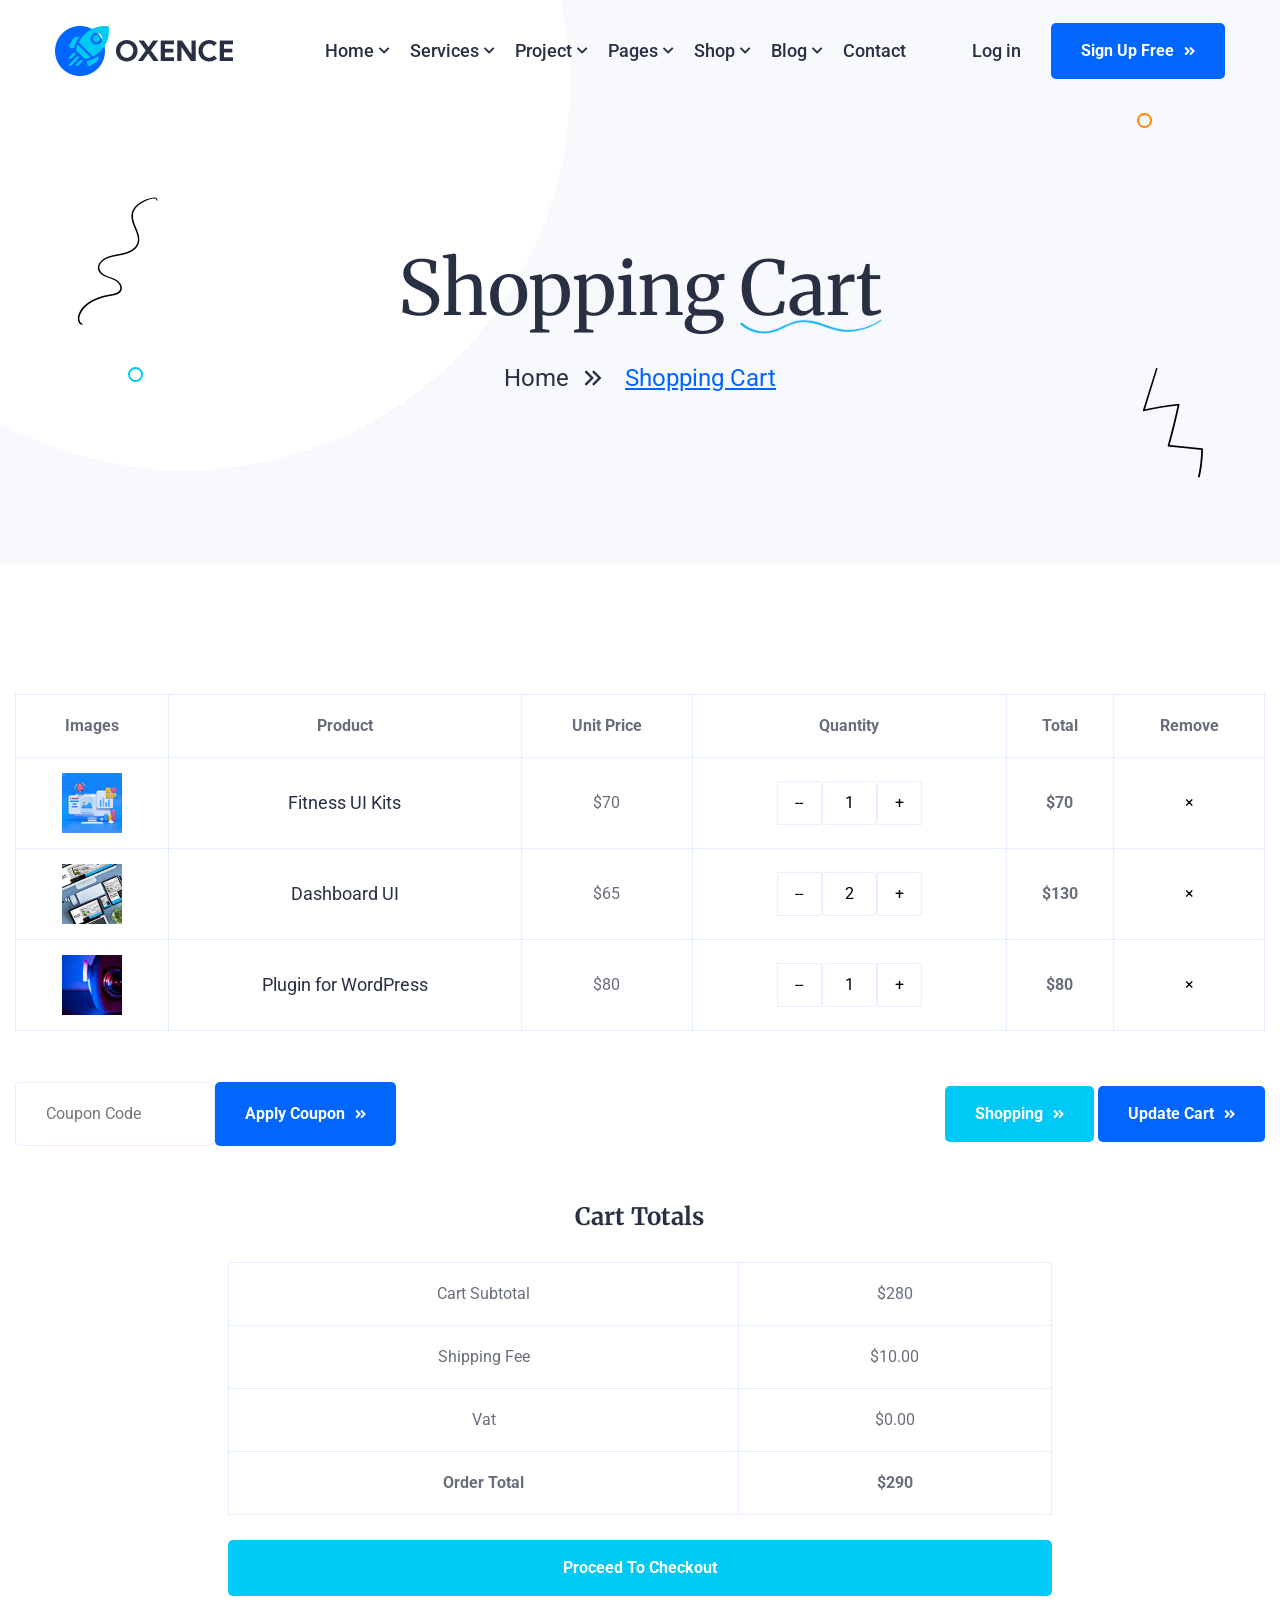
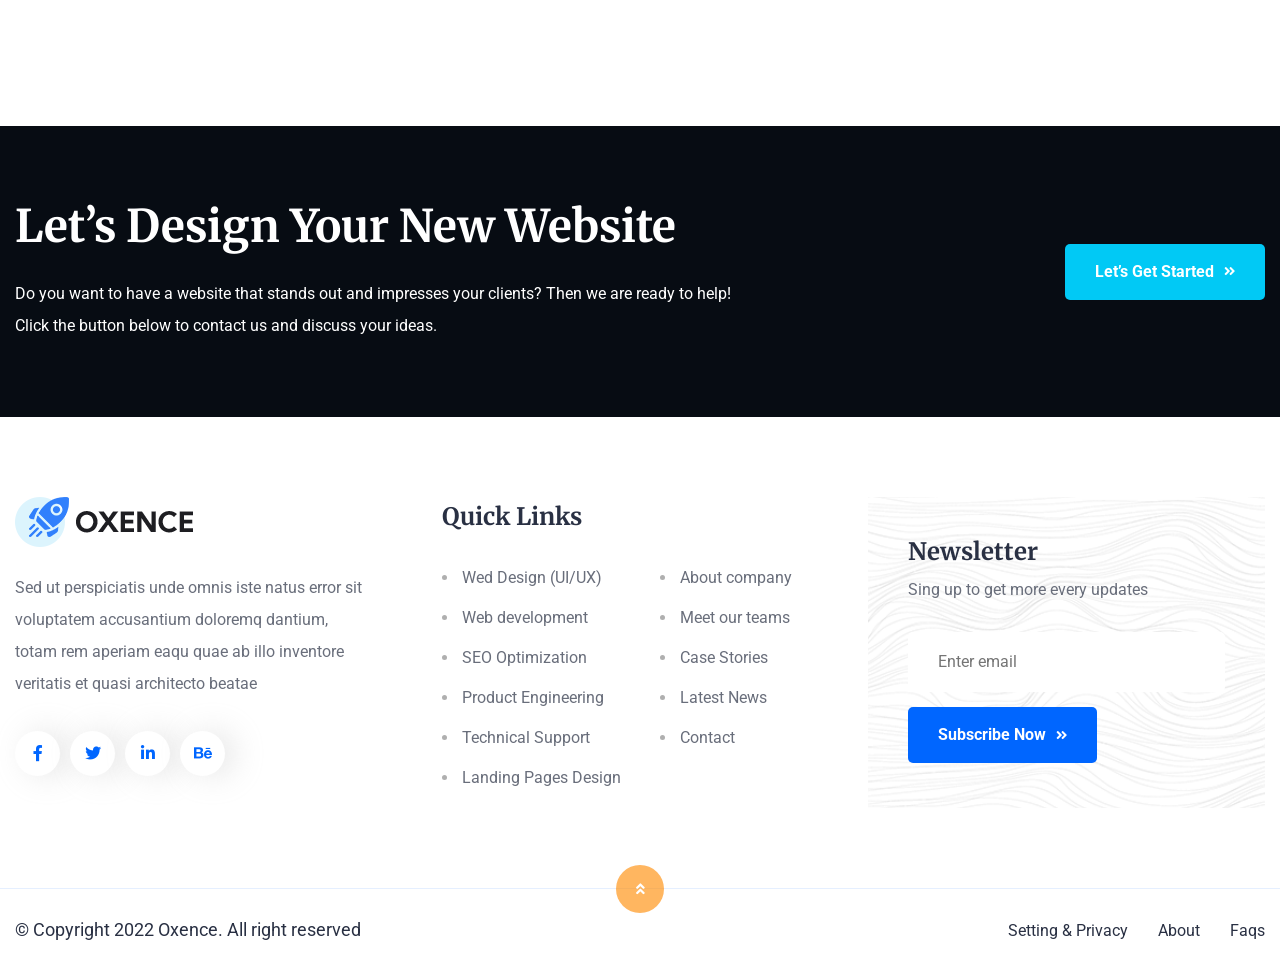
<file: cart.html>
<!DOCTYPE html>
<html lang="zxx">
<head>
    <!-- Required meta tags -->
    <meta charset="utf-8" />
    <meta name="description" content="" />
    <meta http-equiv="X-UA-Compatible" content="IE=edge">
    <meta name="viewport" content="width=device-width, initial-scale=1, shrink-to-fit=no">

    <!-- Title -->
    <title>Oxence - Web Design Company HTML Template || Cart</title>
    <!-- Favicon Icon -->
    <link rel="shortcut icon" href="assets/images/favicon.png" type="image/x-icon">
    <!-- Google Fonts -->
    <link href="https://fonts.googleapis.com/css2?family=Kumbh+Sans:wght@700&family=Merriweather:wght@700&family=Roboto:wght@400;500;700&display=swap" rel="stylesheet">
    
    <!-- Flaticon -->
    <link rel="stylesheet" href="assets/css/flaticon.min.css">
    <!-- Font Awesome -->
    <link rel="stylesheet" href="assets/css/fontawesome-5.14.0.min.css">
    <!-- Bootstrap -->
    <link rel="stylesheet" href="assets/css/bootstrap.min.css">
    <!-- Magnific Popup -->
    <link rel="stylesheet" href="assets/css/magnific-popup.min.css">
    <!-- Nice Select -->
    <link rel="stylesheet" href="assets/css/nice-select.min.css">
    <!-- Type Writer -->
    <link rel="stylesheet" href="assets/css/jquery.animatedheadline.css">
    <!-- Animate -->
    <link rel="stylesheet" href="assets/css/animate.min.css">
    <!-- Slick -->
    <link rel="stylesheet" href="assets/css/slick.min.css">
    <!-- Main Style -->
    <link rel="stylesheet" href="assets/css/style.css">
    
</head>
<body class="home-three">
    <div class="page-wrapper">

        <!-- Preloader -->
        <div class="preloader"></div>

        <!-- main header -->
        <header class="main-header header-three menu-absolute">
            <!--Header-Upper-->
            <div class="header-upper">
                <div class="container-fluid clearfix">

                    <div class="header-inner rel d-flex align-items-center">
                        <div class="logo-outer">
                            <div class="logo"><a href="index.html"><img src="assets/images/logos/logo.png" alt="Logo" title="Logo"></a></div>
                        </div>

                        <div class="nav-outer clearfix">
                            <!-- Main Menu -->
                            <nav class="main-menu navbar-expand-lg">
                                <div class="navbar-header">
                                   <div class="mobile-logo my-15">
                                       <a href="index.html">
                                            <img src="assets/images/logos/logo.png" alt="Logo" title="Logo">
                                       </a>
                                   </div>
                                   
                                    <!-- Toggle Button -->
                                    <button type="button" class="navbar-toggle" data-bs-toggle="collapse" data-bs-target=".navbar-collapse">
                                        <span class="icon-bar"></span>
                                        <span class="icon-bar"></span>
                                        <span class="icon-bar"></span>
                                    </button>
                                </div>

                                <div class="navbar-collapse collapse clearfix">
                                    <ul class="navigation clearfix">
                                        <li class="dropdown"><a href="#">Home</a>
                                            <ul>
                                               <li class="dropdown"><a href="#">MultiPage</a>
                                                    <ul>
                                                        <li><a href="index.html">Web Design</a></li>
                                                        <li><a href="index1dark.html">Web Design Dark</a></li>
                                                        <li><a href="index2.html">Front End Services</a></li>
                                                        <li><a href="index2dark.html">Front End Dark</a></li>
                                                        <li><a href="index3.html">Website Builder</a></li>
                                                        <li><a href="index4.html">Digital Studio</a></li>
                                                    </ul>
                                                </li>
                                               <li class="dropdown"><a href="#">OnePage</a>
                                                    <ul>
                                                        <li><a href="index1-onepage.html">Web Design</a></li>
                                                        <li><a href="index1dark-onepage.html">Web Design Dark</a></li>
                                                        <li><a href="index2-onepage.html">Front End Services</a></li>
                                                        <li><a href="index2dark-onepage.html">Front End Dark</a></li>
                                                        <li><a href="index3-onepage.html">Website Builder</a></li>
                                                        <li><a href="index4-onepage.html">Digital Studio</a></li>
                                                    </ul>
                                                </li>
                                            </ul>
                                        </li>
                                        <li class="dropdown"><a href="#">services</a>
                                            <ul>
                                                <li><a href="services.html">Popular Services</a></li>
                                                <li><a href="service-details.html">service details</a></li>
                                            </ul>
                                        </li>
                                        <li class="dropdown"><a href="#">Project</a>
                                            <ul>
                                                <li><a href="projects.html">Project Grid</a></li>
                                                <li><a href="project-creative.html">Project Creative</a></li>
                                                <li><a href="project-carousel.html">Project Carousel</a></li>
                                                <li><a href="project-details.html">Project Details</a></li>
                                            </ul>
                                        </li>
                                        <li class="dropdown"><a href="#">pages</a>
                                            <ul>
                                                <li><a href="about.html">About us</a></li>
                                                <li class="dropdown"><a href="#">Team</a>
                                                    <ul>
                                                        <li><a href="team.html">Expert Team</a></li>
                                                        <li><a href="team-profile.html">Team Profile</a></li>
                                                    </ul>
                                                </li>
                                                <li><a href="pricing.html">pricing plan</a></li>
                                                <li><a href="faqs.html">faqs & helf</a></li>
                                                <li><a href="404.html">404 error</a></li>
                                            </ul>
                                        </li>
                                        <li class="dropdown"><a href="#">shop</a>
                                            <ul>
                                                <li><a href="shop.html">shop Grid</a></li>
                                                <li><a href="product-details.html">Product details</a></li>
                                                <li><a href="cart.html">cart page</a></li>
                                                <li><a href="checkout.html">checkout</a></li>
                                            </ul>
                                        </li>
                                        <li class="dropdown"><a href="#">blog</a>
                                            <ul>
                                                <li><a href="blog.html">blog Grid</a></li>
                                                <li><a href="blog-list.html">blog list</a></li>
                                                <li><a href="blog-details.html">blog details</a></li>
                                            </ul>
                                        </li>
                                        <li><a href="contact.html">Contact</a></li>
                                    </ul>
                                </div>

                            </nav>
                            <!-- Main Menu End-->
                        </div>
                        
                        <!-- Menu Button -->
                        <div class="menu-btns">
                           <a href="contact.html" class="login">Log in</a>
                           
                           <a href="contact.html" class="theme-btn">Sign up Free <i class="fas fa-angle-double-right"></i></a>
                        </div>
                    </div>
                </div>
            </div>
            <!--End Header Upper-->
        </header>
        
        
        <!-- Page Banner Start -->
        <section class="page-banner-area pt-245 rpt-150 pb-170 rpb-100 rel z-1 bgc-lighter text-center">
            <div class="container">
                <div class="banner-inner rpt-10">
                    <h1 class="page-title wow fadeInUp delay-0-2s">Shopping <span>Cart</span></h1>
                    <nav aria-label="breadcrumb">
                        <ol class="breadcrumb justify-content-center wow fadeInUp delay-0-4s">
                            <li class="breadcrumb-item"><a href="index.html">home</a></li>
                            <li class="breadcrumb-item active">Shopping Cart</li>
                        </ol>
                    </nav>
                </div>
            </div>
            <div class="banner-shapes">
                <div class="circle wow zoomInLeft delay-0-2s" data-wow-duration="2s"></div>
                <img class="shape-one" src="assets/images/shapes/hero-shape1.png" alt="Shape">
                <img class="shape-two" src="assets/images/shapes/hero-shape2.png" alt="Shape">
            </div>
        </section>
        <!-- Page Banner End -->
        
        
        <!-- Shopping Cart Area start -->
        <section class="shopping-cart-area py-130 rel z-1">
            <div class="container">
                <div class="shoping-table mb-50 wow fadeInUp delay-0-2s">
                    <table>
                        <thead>
                            <tr>
                                <th>Images</th>
                                <th>Product</th>
                                <th>Unit Price</th>
                                <th>Quantity</th>
                                <th>Total</th>
                                <th>remove</th>
                            </tr>
                        </thead>
                        <tbody>
                            <tr>
                                <td><img src="assets/images/widget/news1.jpg" alt="Product"></td>
                                <td><span class="title">Fitness UI Kits</span></td>
                                <td><span class="price">70</span></td>
                                <td>
                                    <div class="quantity-input">
                                        <button class="quantity-down">--</button>
                                        <input class="quantity" type="text" value="1" name="quantity">
                                        <button class="quantity-up">+</button>
                                    </div>
                                </td>
                                <td><b class="price">70</b></td>
                                <td><button type="button" class="close">×</button></td>
                            </tr>
                            <tr>
                                <td><img src="assets/images/widget/news2.jpg" alt="Product"></td>
                                <td><span class="title">Dashboard UI</span></td>
                                <td><span class="price">65</span></td>
                                <td>
                                    <div class="quantity-input">
                                        <button class="quantity-down">--</button>
                                        <input class="quantity" type="text" value="2" name="quantity">
                                        <button class="quantity-up">+</button>
                                    </div>
                                </td>
                                <td><b class="price">130</b></td>
                                <td><button type="button" class="close">×</button></td>
                            </tr>
                            <tr>
                                <td><img src="assets/images/widget/news3.jpg" alt="Product"></td>
                                <td><span class="title">Plugin for WordPress</span></td>
                                <td><span class="price">80</span></td>
                                <td>
                                    <div class="quantity-input">
                                        <button class="quantity-down">--</button>
                                        <input class="quantity" type="text" value="1" name="quantity">
                                        <button class="quantity-up">+</button>
                                    </div>
                                </td>
                                <td><b class="price">80</b></td>
                                <td><button type="button" class="close">×</button></td>
                            </tr>
                        </tbody>
                    </table>
                </div>
                <div class="row text-center text-lg-left align-items-center">
                    <div class="col-lg-6">
                        <div class="discount-wrapper mb-30 wow fadeInLeft delay-0-2s">
                            <form action="#" class="d-sm-flex justify-content-center justify-content-lg-start">
                                <input type="text" placeholder="Coupon Code" required>
                                <button class="theme-btn flex-none" type="submit">apply Coupon <i class="fas fa-angle-double-right"></i></button>
                            </form>
                        </div>
                    </div>
                    <div class="col-lg-6">
                        <div class="update-shopping mb-30 text-lg-end wow fadeInRight delay-0-2s">
                            <a href="shop.html" class="theme-btn style-two my-5">shopping <i class="fas fa-angle-double-right"></i></a>
                            <a href="shop.html" class="theme-btn my-5">update cart <i class="fas fa-angle-double-right"></i></a>
                        </div>
                    </div>
                </div>
                <div class="row justify-content-center">
                    <div class="col-lg-8">
                        <div class="shoping-cart-total pt-20 wow fadeInUp delay-0-2s">
                            <h4 class="form-title mb-25 text-center">Cart Totals</h4>
                            <table>
                                <tbody>
                                    <tr>
                                        <td>Cart Subtotal</td>
                                        <td><span class="price">280</span></td>
                                    </tr>
                                    <tr>
                                        <td>Shipping Fee</td>
                                        <td><span class="price">10.00</span></td>
                                    </tr>
                                    <tr>
                                        <td>Vat</td>
                                        <td>$0.00</td>
                                    </tr>
                                    <tr>
                                        <td><strong>Order Total</strong></td>
                                        <td><b class="price">290</b></td>
                                    </tr>
                                </tbody>
                            </table>
                            <a href="checkout.html" class="theme-btn style-two mt-25 w-100">Proceed to checkout</a>
                        </div>
                    </div>
                </div>
            </div>
        </section>
        <!-- Shopping Cart Area start -->

        
        <!-- Call to Action Area start -->
        <section class="call-to-action-area bgc-black pt-80 pb-50">
            <div class="container">
                <div class="row justify-content-between align-items-center">
                    <div class="col-xl-7 col-lg-9">
                        <div class="section-title text-white mb-25 wow fadeInUp delay-0-2s">
                            <h2>Let’s Design Your New Website</h2>
                            <p>Do you want to have a website that stands out and impresses your clients? Then we are ready to help! Click the button below to contact us and discuss your ideas.</p>
                        </div>
                    </div>
                    <div class="col-lg-3 text-lg-end">
                        <a href="contact.html" class="theme-btn style-two mb-30 wow fadeInUp delay-0-4s">Let’s Get Started <i class="fas fa-angle-double-right"></i></a>
                    </div>
                </div>
            </div>
        </section>
        <!-- Call to Action Area End -->
        
        
        <!-- footer area start -->
        <footer class="main-footer pt-80">
            <div class="container">
                <div class="row justify-content-xl-between justify-content-center">
                    <div class="col-xl-4 col-lg-5 col-md-6">
                        <div class="footer-widget widget_about me-md-5 wow fadeInUp delay-0-2s">
                            <div class="footer-logo mb-25">
                                <a href="index.html"><img src="assets/images/logos/logo-three.png" alt="Logo"></a>
                            </div>
                            <p>Sed ut perspiciatis unde omnis iste natus error sit voluptatem accusantium doloremq dantium, totam rem aperiam eaqu quae ab illo inventore veritatis et quasi architecto beatae</p>
                            <div class="social-style-two pt-5">
                                <a href="#"><i class="fab fa-facebook-f"></i></a>
                                <a href="#"><i class="fab fa-twitter"></i></a>
                                <a href="#"><i class="fab fa-linkedin-in"></i></a>
                                <a href="#"><i class="fab fa-behance"></i></a>
                            </div>
                        </div>
                    </div>
                    <div class="col-xl-4 col-md-6">
                        <div class="footer-widget widget_nav_menu wow fadeInUp delay-0-4s">
                            <h4 class="footer-title">Quick Links</h4>
                            <ul class="list-style-two">
                                <li><a href="service-details.html">Wed Design (UI/UX)</a></li>
                                <li><a href="about.html">About company</a></li>
                                <li><a href="service-details.html">Web development</a></li>
                                <li><a href="team.html">Meet our teams</a></li>
                                <li><a href="service-details.html">SEO Optimization</a></li>
                                <li><a href="service-details.html">Case Stories</a></li>
                                <li><a href="service-details.html">Product Engineering</a></li>
                                <li><a href="blog.html">Latest News</a></li>
                                <li><a href="service-details.html">Technical Support</a></li>
                                <li><a href="contact.html">Contact</a></li>
                                <li><a href="service-details.html">Landing Pages Design</a></li>
                            </ul>
                        </div>
                    </div>
                    <div class="col-xl-4 col-lg-6 col-md-8">
                        <div class="footer-widget widget_newsletter wow fadeInUp delay-0-6s">
                            <h4 class="footer-title">Newsletter</h4>
                            <p>Sing up to get more every updates</p>
                            <form action="#">
                                <input type="email" placeholder="Enter email" required>
                                <button class="theme-btn">Subscribe Now <i class="fas fa-angle-double-right"></i></button>
                            </form>
                        </div>
                    </div>
                </div>
            </div>
            <div class="footer-bottom mt-30 pt-25 pb-10">
                <div class="container">
                    <div class="row align-items-center">
                        <div class="col-lg-6">
                            <div class="copyright-text text-center text-lg-start">
                                <p>© Copyright 2022 Oxence. All right reserved</p>
                            </div>
                        </div>
                        <div class="col-lg-6">
                            <div class="footer-bottom-menu mb-10 text-center text-lg-end">
                                <ul>
                                    <li><a href="#">Setting & Privacy</a></li>
                                    <li><a href="#">About</a></li>
                                    <li><a href="#">Faqs</a></li>
                                </ul>
                            </div>
                        </div>
                    </div>

                    <!-- Scroll Top Button -->
                    <button class="scroll-top scroll-to-target" data-target="html"><span class="fas fa-angle-double-up"></span></button>
                </div>
            </div>
        </footer>
        <!-- footer area end -->

    </div>
    <!--End pagewrapper-->
   
    
    <!-- Jquery -->
    <script src="assets/js/jquery-3.6.0.min.js"></script>
    <!-- Bootstrap -->
    <script src="assets/js/bootstrap.min.js"></script>
    <!-- Appear Js -->
    <script src="assets/js/appear.min.js"></script>
    <!-- Slick -->
    <script src="assets/js/slick.min.js"></script>
    <!-- Magnific Popup -->
    <script src="assets/js/jquery.magnific-popup.min.js"></script>
    <!-- Nice Select -->
    <script src="assets/js/jquery.nice-select.min.js"></script>
    <!-- Image Loader -->
    <script src="assets/js/imagesloaded.pkgd.min.js"></script>
    <!-- Type Writer -->
    <script src="assets/js/jquery.animatedheadline.min.js"></script>
    <!-- Circle Progress -->
    <script src="assets/js/circle-progress.min.js"></script>
    <!-- Isotope -->
    <script src="assets/js/isotope.pkgd.min.js"></script>
    <!--  WOW Animation -->
    <script src="assets/js/wow.min.js"></script>
    <!-- Custom script -->
    <script src="assets/js/script.js"></script>

</body>
</html>
</file>
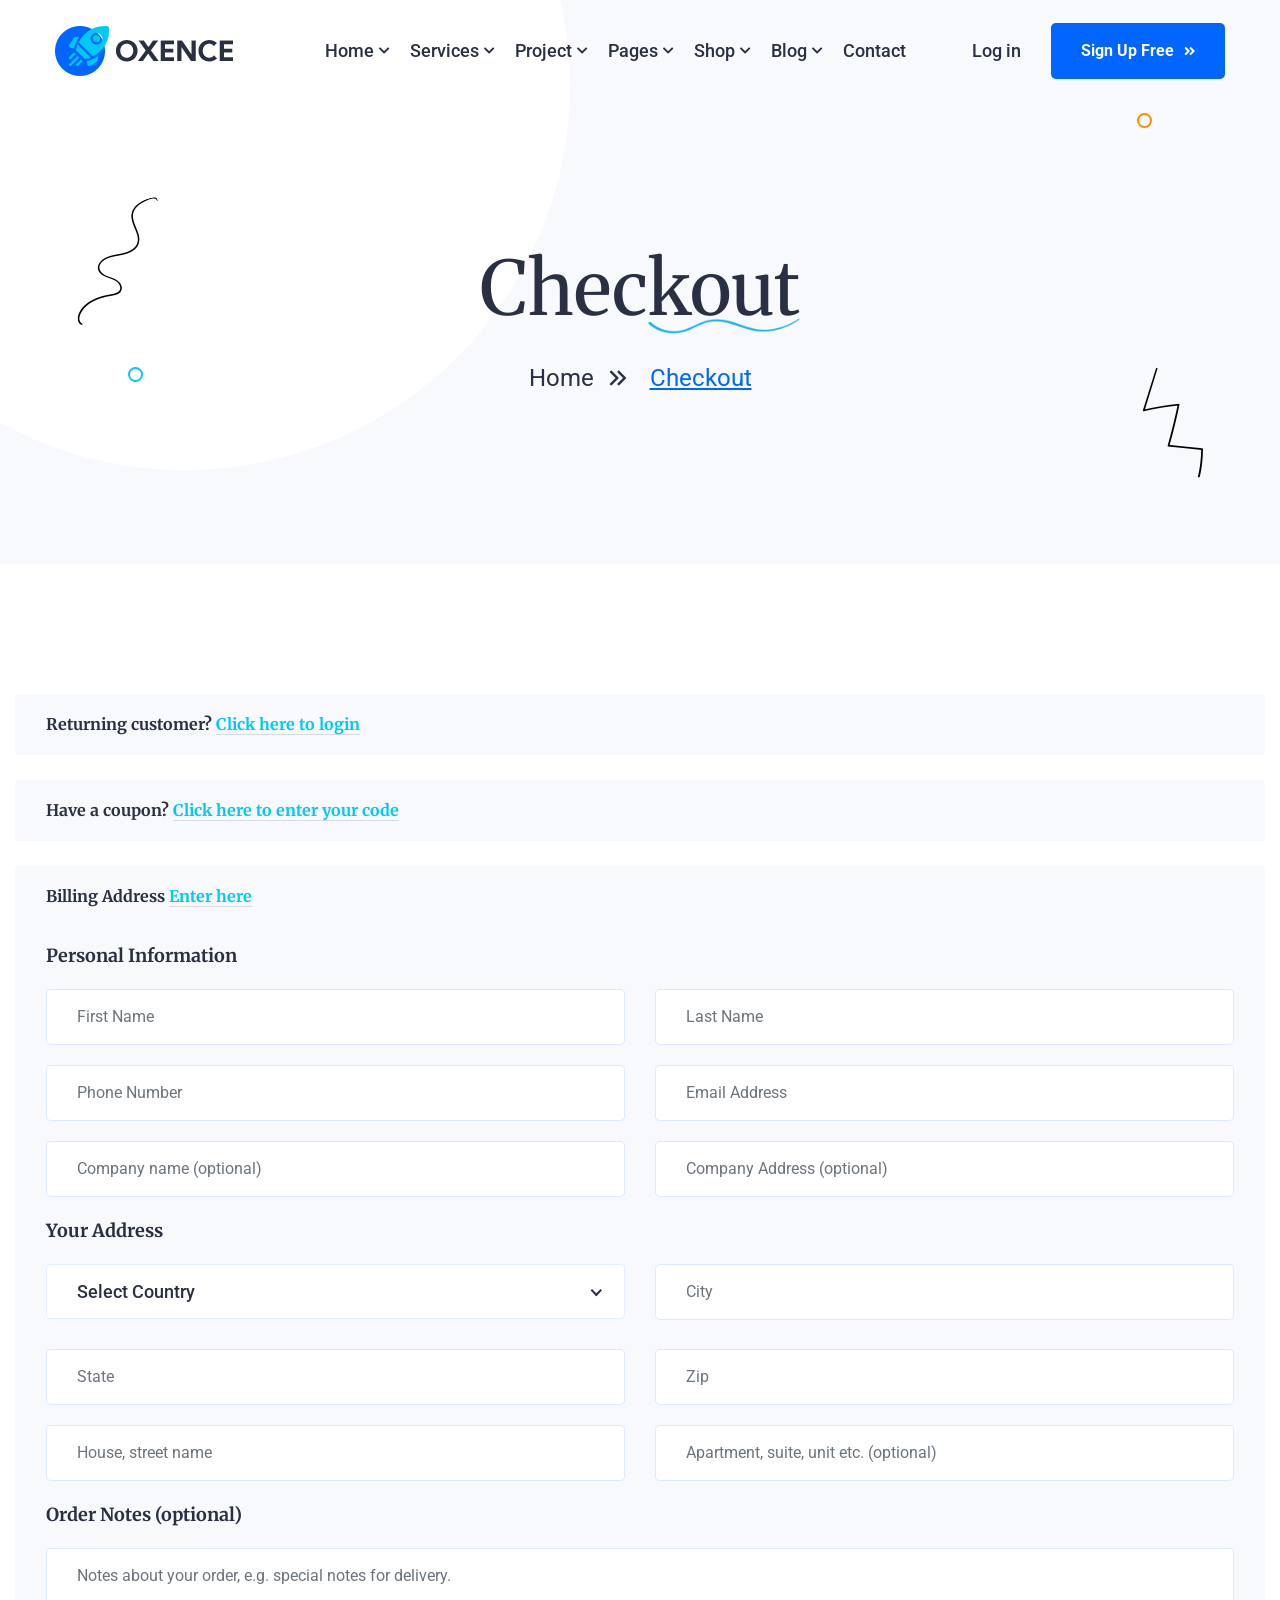
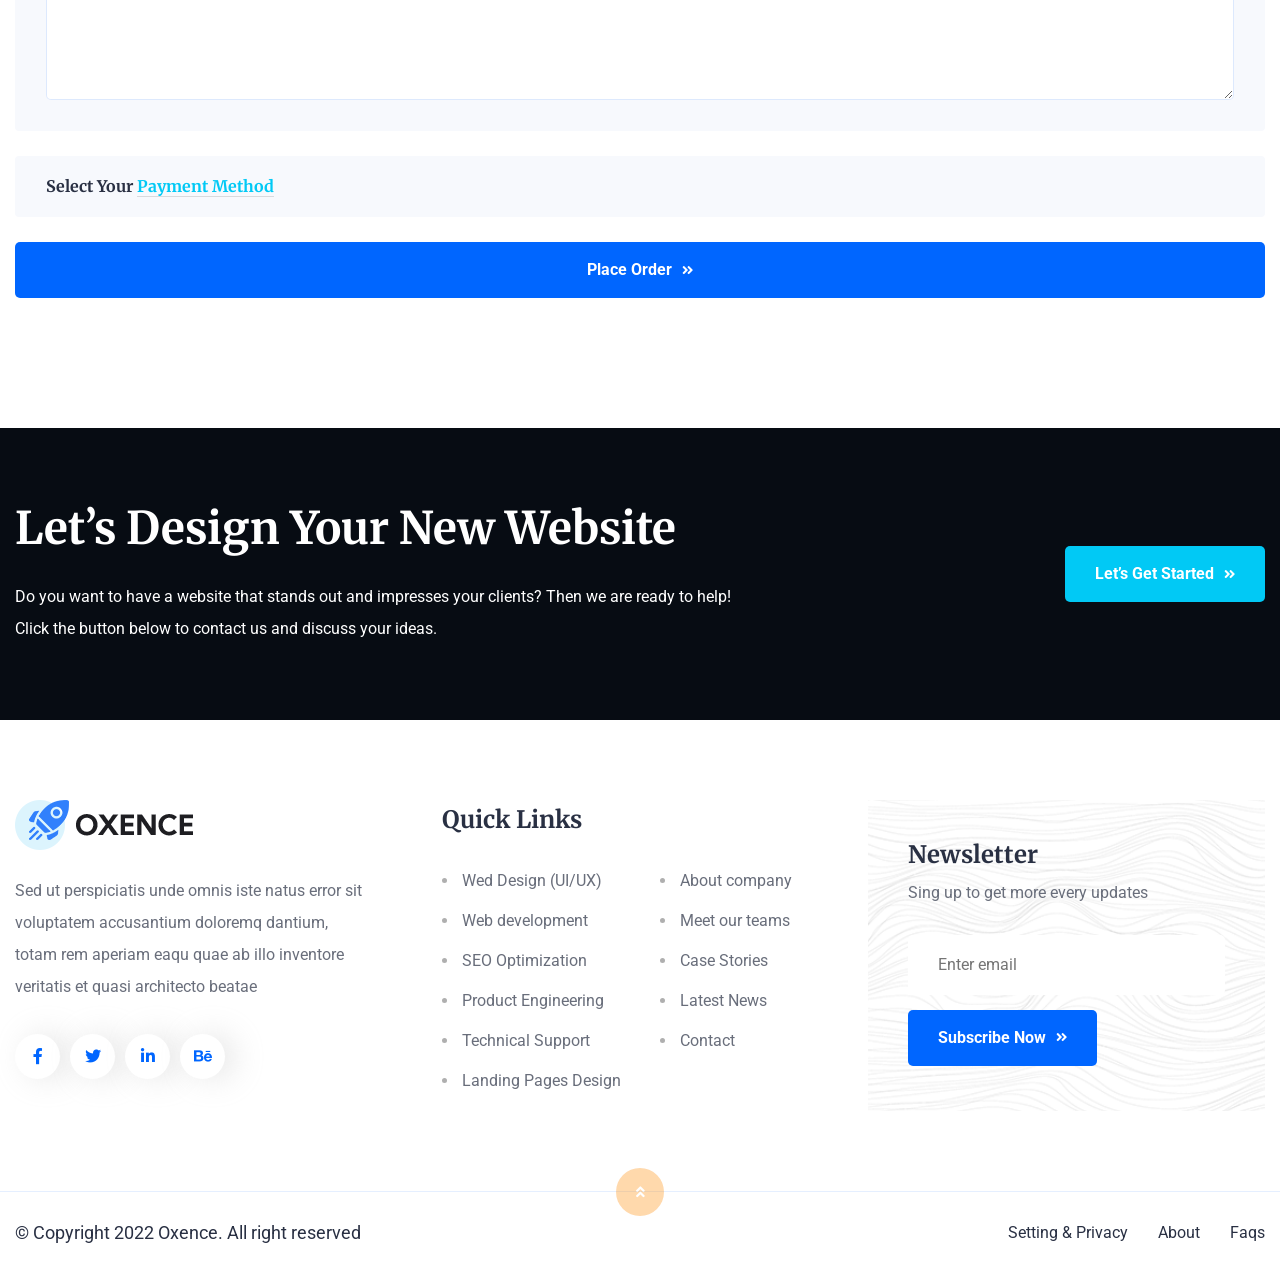
<file: checkout.html>
<!DOCTYPE html>
<html lang="zxx">
<head>
    <!-- Required meta tags -->
    <meta charset="utf-8" />
    <meta name="description" content="" />
    <meta http-equiv="X-UA-Compatible" content="IE=edge">
    <meta name="viewport" content="width=device-width, initial-scale=1, shrink-to-fit=no">

    <!-- Title -->
    <title>Oxence - Web Design Company HTML Template || Checkout</title>
    <!-- Favicon Icon -->
    <link rel="shortcut icon" href="assets/images/favicon.png" type="image/x-icon">
    <!-- Google Fonts -->
    <link href="https://fonts.googleapis.com/css2?family=Kumbh+Sans:wght@700&family=Merriweather:wght@700&family=Roboto:wght@400;500;700&display=swap" rel="stylesheet">
    
    <!-- Flaticon -->
    <link rel="stylesheet" href="assets/css/flaticon.min.css">
    <!-- Font Awesome -->
    <link rel="stylesheet" href="assets/css/fontawesome-5.14.0.min.css">
    <!-- Bootstrap -->
    <link rel="stylesheet" href="assets/css/bootstrap.min.css">
    <!-- Magnific Popup -->
    <link rel="stylesheet" href="assets/css/magnific-popup.min.css">
    <!-- Nice Select -->
    <link rel="stylesheet" href="assets/css/nice-select.min.css">
    <!-- Type Writer -->
    <link rel="stylesheet" href="assets/css/jquery.animatedheadline.css">
    <!-- Animate -->
    <link rel="stylesheet" href="assets/css/animate.min.css">
    <!-- Slick -->
    <link rel="stylesheet" href="assets/css/slick.min.css">
    <!-- Main Style -->
    <link rel="stylesheet" href="assets/css/style.css">
    
</head>
<body class="home-three">
    <div class="page-wrapper">

        <!-- Preloader -->
        <div class="preloader"></div>

        <!-- main header -->
        <header class="main-header header-three menu-absolute">
            <!--Header-Upper-->
            <div class="header-upper">
                <div class="container-fluid clearfix">

                    <div class="header-inner rel d-flex align-items-center">
                        <div class="logo-outer">
                            <div class="logo"><a href="index.html"><img src="assets/images/logos/logo.png" alt="Logo" title="Logo"></a></div>
                        </div>

                        <div class="nav-outer clearfix">
                            <!-- Main Menu -->
                            <nav class="main-menu navbar-expand-lg">
                                <div class="navbar-header">
                                   <div class="mobile-logo my-15">
                                       <a href="index.html">
                                            <img src="assets/images/logos/logo.png" alt="Logo" title="Logo">
                                       </a>
                                   </div>
                                   
                                    <!-- Toggle Button -->
                                    <button type="button" class="navbar-toggle" data-bs-toggle="collapse" data-bs-target=".navbar-collapse">
                                        <span class="icon-bar"></span>
                                        <span class="icon-bar"></span>
                                        <span class="icon-bar"></span>
                                    </button>
                                </div>

                                <div class="navbar-collapse collapse clearfix">
                                    <ul class="navigation clearfix">
                                        <li class="dropdown"><a href="#">Home</a>
                                            <ul>
                                               <li class="dropdown"><a href="#">MultiPage</a>
                                                    <ul>
                                                        <li><a href="index.html">Web Design</a></li>
                                                        <li><a href="index1dark.html">Web Design Dark</a></li>
                                                        <li><a href="index2.html">Front End Services</a></li>
                                                        <li><a href="index2dark.html">Front End Dark</a></li>
                                                        <li><a href="index3.html">Website Builder</a></li>
                                                        <li><a href="index4.html">Digital Studio</a></li>
                                                    </ul>
                                                </li>
                                               <li class="dropdown"><a href="#">OnePage</a>
                                                    <ul>
                                                        <li><a href="index1-onepage.html">Web Design</a></li>
                                                        <li><a href="index1dark-onepage.html">Web Design Dark</a></li>
                                                        <li><a href="index2-onepage.html">Front End Services</a></li>
                                                        <li><a href="index2dark-onepage.html">Front End Dark</a></li>
                                                        <li><a href="index3-onepage.html">Website Builder</a></li>
                                                        <li><a href="index4-onepage.html">Digital Studio</a></li>
                                                    </ul>
                                                </li>
                                            </ul>
                                        </li>
                                        <li class="dropdown"><a href="#">services</a>
                                            <ul>
                                                <li><a href="services.html">Popular Services</a></li>
                                                <li><a href="service-details.html">service details</a></li>
                                            </ul>
                                        </li>
                                        <li class="dropdown"><a href="#">Project</a>
                                            <ul>
                                                <li><a href="projects.html">Project Grid</a></li>
                                                <li><a href="project-creative.html">Project Creative</a></li>
                                                <li><a href="project-carousel.html">Project Carousel</a></li>
                                                <li><a href="project-details.html">Project Details</a></li>
                                            </ul>
                                        </li>
                                        <li class="dropdown"><a href="#">pages</a>
                                            <ul>
                                                <li><a href="about.html">About us</a></li>
                                                <li class="dropdown"><a href="#">Team</a>
                                                    <ul>
                                                        <li><a href="team.html">Expert Team</a></li>
                                                        <li><a href="team-profile.html">Team Profile</a></li>
                                                    </ul>
                                                </li>
                                                <li><a href="pricing.html">pricing plan</a></li>
                                                <li><a href="faqs.html">faqs & helf</a></li>
                                                <li><a href="404.html">404 error</a></li>
                                            </ul>
                                        </li>
                                        <li class="dropdown"><a href="#">shop</a>
                                            <ul>
                                                <li><a href="shop.html">shop Grid</a></li>
                                                <li><a href="product-details.html">Product details</a></li>
                                                <li><a href="cart.html">cart page</a></li>
                                                <li><a href="checkout.html">checkout</a></li>
                                            </ul>
                                        </li>
                                        <li class="dropdown"><a href="#">blog</a>
                                            <ul>
                                                <li><a href="blog.html">blog Grid</a></li>
                                                <li><a href="blog-list.html">blog list</a></li>
                                                <li><a href="blog-details.html">blog details</a></li>
                                            </ul>
                                        </li>
                                        <li><a href="contact.html">Contact</a></li>
                                    </ul>
                                </div>

                            </nav>
                            <!-- Main Menu End-->
                        </div>
                        
                        <!-- Menu Button -->
                        <div class="menu-btns">
                           <a href="contact.html" class="login">Log in</a>
                           
                           <a href="contact.html" class="theme-btn">Sign up Free <i class="fas fa-angle-double-right"></i></a>
                        </div>
                    </div>
                </div>
            </div>
            <!--End Header Upper-->
        </header>
        
        
        <!-- Page Banner Start -->
        <section class="page-banner-area pt-245 rpt-150 pb-170 rpb-100 rel z-1 bgc-lighter text-center">
            <div class="container">
                <div class="banner-inner rpt-10">
                    <h1 class="page-title wow fadeInUp delay-0-2s">Chec<span>kout</span></h1>
                    <nav aria-label="breadcrumb">
                        <ol class="breadcrumb justify-content-center wow fadeInUp delay-0-4s">
                            <li class="breadcrumb-item"><a href="index.html">home</a></li>
                            <li class="breadcrumb-item active">Checkout</li>
                        </ol>
                    </nav>
                </div>
            </div>
            <div class="banner-shapes">
                <div class="circle wow zoomInLeft delay-0-2s" data-wow-duration="2s"></div>
                <img class="shape-one" src="assets/images/shapes/hero-shape1.png" alt="Shape">
                <img class="shape-two" src="assets/images/shapes/hero-shape2.png" alt="Shape">
            </div>
        </section>
        <!-- Page Banner End -->
        
        
        <!-- Checkout Form Area Start -->
        <div class="checkout-form-area py-130">
            <div class="container">
               <div class="checkout-faqs" id="checkout-faqs">
                    <div class="alert bgc-lighter wow fadeInUp delay-0-2s">
                        <h6>Returning customer? <a href="#" class="collapsed card-header" data-bs-toggle="collapse" data-bs-target="#collapse0" aria-expanded="false" aria-controls="collapse0">Click here to login</a></h6>
                        <div id="collapse0" class="collapse content">
                            <form action="#">
                                <p>Please login your accont.</p>
                                <div class="row">
                                    <div class="col-md-6">
                                        <div class="form-group">
                                            <input type="email" id="email-address" name="email-address" class="form-control" value="" placeholder="Your Email Address" required>
                                        </div>
                                    </div>
                                    <div class="col-md-6">
                                        <div class="form-group">
                                            <input type="password" id="password" name="password" class="form-control" value="" placeholder="Your Password" required>
                                        </div>
                                    </div>
                                </div>
                                <div class="form-footer">
                                    <button type="submit" class="theme-btn style-two">login <i class="fas fa-angle-double-right"></i></button>
                                    <input type="checkbox" name="loss-passowrd" id="loss-passowrd" required>
                                    <label for="loss-passowrd">Remember me</label>
                                </div>
                                <a href="#">Lost your password?</a>
                            </form>
                        </div>
                    </div>
                    <div class="alert bgc-lighter wow fadeInUp delay-0-3s">
                        <h6>Have a coupon? <a href="#" class="collapsed card-header" data-bs-toggle="collapse" data-bs-target="#collapse3" aria-expanded="false" aria-controls="collapse3">Click here to enter your code</a></h6>
                        <div id="collapse3" class="collapse content">
                            <form action="#">
                                <p>If you have a coupon code, please apply it below.</p>
                                <div class="form-group">
                                    <input type="text" id="coupon-code" name="coupon-code" class="form-control" value="" placeholder="Coupon Code" required>
                                </div>
                                <button type="submit" class="theme-btn style-two">apply coupon <i class="fas fa-angle-double-right"></i></button>
                            </form>
                        </div>
                    </div>
                    <div class="alert bgc-lighter wow fadeInUp delay-0-4s">
                        <h6>Billing Address <a href="#" class="card-header" data-bs-toggle="collapse" data-bs-target="#collapse4" aria-expanded="true" aria-controls="collapse4"> Enter here</a></h6>
                        <div id="collapse4" class="collapse content show">
                            <form id="checkout-form" class="checkout-form" name="checkout-form" action="#" method="post">
                                <div class="row">
                                    <div class="col-lg-12 pt-15">
                                        <h5>Personal Information</h5>
                                    </div>
                                    <div class="col-md-6">
                                        <div class="form-group">
                                            <input type="text" id="first-name" name="first-name" class="form-control" value="" placeholder="First Name" required="">
                                        </div>
                                    </div>
                                    <div class="col-md-6">
                                        <div class="form-group">
                                            <input type="text" id="last-name" name="last-name" class="form-control" value="" placeholder="Last Name" required="">
                                        </div>
                                    </div>
                                    <div class="col-md-6">
                                        <div class="form-group">
                                            <input type="text" id="number" name="number" class="form-control" value="" placeholder="Phone Number" required="">
                                        </div>
                                    </div>
                                    <div class="col-md-6">
                                        <div class="form-group">
                                            <input type="email" id="email" name="email" class="form-control" value="" placeholder="Email Address" required="">
                                        </div>
                                    </div>
                                    <div class="col-md-6">
                                        <div class="form-group">
                                            <input type="text" id="company-name" name="company-name" class="form-control" value="" placeholder="Company name (optional)">
                                        </div>
                                    </div>
                                    <div class="col-md-6">
                                        <div class="form-group">
                                            <input type="text" id="company-address" name="company-address" class="form-control" value="" placeholder="Company Address (optional)">
                                        </div>
                                    </div>
                                    <div class="col-lg-12">
                                        <h5>Your Address</h5>
                                    </div>
                                    <div class="col-md-6 mb-30">
                                        <div class="form-group">
                                           <select name="country" id="country">
                                                <option value="value1">Select Country</option>
                                                <option value="value2">Australia</option>
                                                <option value="value3">Canada</option>
                                                <option value="value4">China</option>
                                                <option value="value5">Morocco</option>
                                                <option value="value6">Saudi Arabia</option>
                                                <option value="value7">United Kingdom (UK)</option>
                                                <option value="value8">United States (US)</option>
                                            </select>
                                        </div>
                                    </div>
                                    <div class="col-md-6">
                                        <div class="form-group">
                                            <input type="text" id="city" name="city" class="form-control" value="" placeholder="City" required>
                                        </div>
                                    </div>
                                    <div class="col-md-6">
                                        <div class="form-group">
                                            <input type="text" id="state" name="state" class="form-control" value="" placeholder="State" required>
                                        </div>
                                    </div>
                                    <div class="col-md-6">
                                        <div class="form-group">
                                            <input type="text" id="zip" name="zip" class="form-control" value="" placeholder="Zip" required>
                                        </div>
                                    </div>
                                    <div class="col-md-6">
                                        <div class="form-group">
                                            <input type="text" id="street-name" name="street-name" class="form-control" value="" placeholder="House, street name" required>
                                        </div>
                                    </div>
                                    <div class="col-md-6">
                                        <div class="form-group">
                                            <input type="text" id="apartment-name" name="apartment-name" class="form-control" value="" placeholder="Apartment, suite, unit etc. (optional)">
                                        </div>
                                    </div>
                                    <div class="col-lg-12">
                                        <h5>Order Notes (optional)</h5>
                                    </div>
                                    <div class="col-md-12">
                                        <div class="form-group mb-0">
                                            <textarea name="order-note" id="order-note" class="form-control" rows="5" placeholder="Notes about your order, e.g. special notes for delivery."></textarea>
                                        </div>
                                    </div>
                                </div>
                            </form>
                        </div>
                    </div>
                    <div class="alert bgc-lighter wow fadeInUp delay-0-2s">
                        <h6>Select Your <a href="#" class="collapsed card-header" data-bs-toggle="collapse" data-bs-target="#collapse5" aria-expanded="false" aria-controls="collapse5"> Payment Method</a></h6>
                        <div id="collapse5" class="collapse content">
                            <div class="payment-cart-total pt-25">
                                <div class="row justify-content-between">
                                    <div class="col-lg-6">
                                        <div class="payment-method rmb-30">
                                            <h5 class="mb-20">Payment Method</h5>
                                            <ul id="paymentMethod" class="mb-30">
                                                <!-- Default unchecked -->
                                                <li class="custom-control custom-radio">
                                                    <input type="radio" class="custom-control-input" id="methodone" name="defaultExampleRadios" checked>
                                                    <label class="custom-control-label" for="methodone" data-bs-toggle="collapse" data-bs-target="#collapseOne" aria-controls="collapseOne">Direct Bank Transfer <i class="fas fa-money-check"></i></label>

                                                    <div id="collapseOne" class="collapse show" data-bs-parent="#paymentMethod" style="">
                                                        <p>Make your payment directly into our bank account. Please use your Order ID as the payment reference. Your order will not be shipped our account.</p>
                                                    </div>
                                                </li>

                                                <!-- Default unchecked -->
                                                <li class="custom-control custom-radio">
                                                    <input type="radio" class="custom-control-input" id="methodtwo" name="defaultExampleRadios">
                                                    <label class="custom-control-label collapsed" for="methodtwo" data-bs-toggle="collapse" data-bs-target="#collapseTwo" aria-controls="collapseTwo">Cash On Delivery <i class="fas fa-truck"></i></label>

                                                    <div id="collapseTwo" class="collapse" data-bs-parent="#paymentMethod" style="">
                                                        <p>Pay with cash upon delivery.</p>
                                                    </div>
                                                </li>

                                                <!-- Default unchecked -->
                                                <li class="custom-control custom-radio">
                                                    <input type="radio" class="custom-control-input" id="methodthree" name="defaultExampleRadios">
                                                    <label class="custom-control-label collapsed" for="methodthree" data-bs-toggle="collapse" data-bs-target="#collapsethree" aria-controls="collapsethree">Paypal <i class="fab fa-cc-paypal"></i></label>

                                                    <div id="collapsethree" class="collapse" data-bs-parent="#paymentMethod" style="">
                                                        <p>Pay via PayPal; you can pay with your credit card if you don’t have a PayPal account.</p>
                                                    </div>

                                                </li>
                                            </ul>
                                            <p>Your personal data will be used to process your order, support your experience throughout this website, and for other purposes described in our privacy policy.</p>
                                        </div>
                                    </div>
                                    <div class="col-lg-5">
                                        <div class="shoping-cart-total text-left mb-20">
                                            <h5 class="text-center mb-20">Cart Totals</h5>
                                            <table>
                                                <tbody>
                                                    <tr>
                                                        <td>Fitness UI Kits <strong>× 1</strong></td>
                                                        <td>$70.00</td>
                                                    </tr>
                                                    <tr>
                                                        <td>Dashboard UI <strong>× 2</strong></td>
                                                        <td>$130.00</td>
                                                    </tr>
                                                    <tr>
                                                        <td>Shipping Fee</td>
                                                        <td>$10.00</td>
                                                    </tr>
                                                    <tr>
                                                        <td>Vat</td>
                                                        <td>$5.00</td>
                                                    </tr>
                                                    <tr>
                                                        <td><strong>Order Total</strong></td>
                                                        <td><strong>$225.00</strong></td>
                                                    </tr>
                                                </tbody>
                                            </table>
                                        </div>
                                    </div>
                                </div>
                            </div>
                        </div>
                    </div>
                    <button type="button" class="theme-btn w-100">Place order <i class="fas fa-angle-double-right"></i></button>
                </div>
            </div>
        </div>
        <!-- Checkout Form Area End -->

        
        <!-- Call to Action Area start -->
        <section class="call-to-action-area bgc-black pt-80 pb-50">
            <div class="container">
                <div class="row justify-content-between align-items-center">
                    <div class="col-xl-7 col-lg-9">
                        <div class="section-title text-white mb-25 wow fadeInUp delay-0-2s">
                            <h2>Let’s Design Your New Website</h2>
                            <p>Do you want to have a website that stands out and impresses your clients? Then we are ready to help! Click the button below to contact us and discuss your ideas.</p>
                        </div>
                    </div>
                    <div class="col-lg-3 text-lg-end">
                        <a href="contact.html" class="theme-btn style-two mb-30 wow fadeInUp delay-0-4s">Let’s Get Started <i class="fas fa-angle-double-right"></i></a>
                    </div>
                </div>
            </div>
        </section>
        <!-- Call to Action Area End -->
        
        
        <!-- footer area start -->
        <footer class="main-footer pt-80">
            <div class="container">
                <div class="row justify-content-xl-between justify-content-center">
                    <div class="col-xl-4 col-lg-5 col-md-6">
                        <div class="footer-widget widget_about me-md-5 wow fadeInUp delay-0-2s">
                            <div class="footer-logo mb-25">
                                <a href="index.html"><img src="assets/images/logos/logo-three.png" alt="Logo"></a>
                            </div>
                            <p>Sed ut perspiciatis unde omnis iste natus error sit voluptatem accusantium doloremq dantium, totam rem aperiam eaqu quae ab illo inventore veritatis et quasi architecto beatae</p>
                            <div class="social-style-two pt-5">
                                <a href="#"><i class="fab fa-facebook-f"></i></a>
                                <a href="#"><i class="fab fa-twitter"></i></a>
                                <a href="#"><i class="fab fa-linkedin-in"></i></a>
                                <a href="#"><i class="fab fa-behance"></i></a>
                            </div>
                        </div>
                    </div>
                    <div class="col-xl-4 col-md-6">
                        <div class="footer-widget widget_nav_menu wow fadeInUp delay-0-4s">
                            <h4 class="footer-title">Quick Links</h4>
                            <ul class="list-style-two">
                                <li><a href="service-details.html">Wed Design (UI/UX)</a></li>
                                <li><a href="about.html">About company</a></li>
                                <li><a href="service-details.html">Web development</a></li>
                                <li><a href="team.html">Meet our teams</a></li>
                                <li><a href="service-details.html">SEO Optimization</a></li>
                                <li><a href="service-details.html">Case Stories</a></li>
                                <li><a href="service-details.html">Product Engineering</a></li>
                                <li><a href="blog.html">Latest News</a></li>
                                <li><a href="service-details.html">Technical Support</a></li>
                                <li><a href="contact.html">Contact</a></li>
                                <li><a href="service-details.html">Landing Pages Design</a></li>
                            </ul>
                        </div>
                    </div>
                    <div class="col-xl-4 col-lg-6 col-md-8">
                        <div class="footer-widget widget_newsletter wow fadeInUp delay-0-6s">
                            <h4 class="footer-title">Newsletter</h4>
                            <p>Sing up to get more every updates</p>
                            <form action="#">
                                <input type="email" placeholder="Enter email" required>
                                <button class="theme-btn">Subscribe Now <i class="fas fa-angle-double-right"></i></button>
                            </form>
                        </div>
                    </div>
                </div>
            </div>
            <div class="footer-bottom mt-30 pt-25 pb-10">
                <div class="container">
                    <div class="row align-items-center">
                        <div class="col-lg-6">
                            <div class="copyright-text text-center text-lg-start">
                                <p>© Copyright 2022 Oxence. All right reserved</p>
                            </div>
                        </div>
                        <div class="col-lg-6">
                            <div class="footer-bottom-menu mb-10 text-center text-lg-end">
                                <ul>
                                    <li><a href="#">Setting & Privacy</a></li>
                                    <li><a href="#">About</a></li>
                                    <li><a href="#">Faqs</a></li>
                                </ul>
                            </div>
                        </div>
                    </div>

                    <!-- Scroll Top Button -->
                    <button class="scroll-top scroll-to-target" data-target="html"><span class="fas fa-angle-double-up"></span></button>
                </div>
            </div>
        </footer>
        <!-- footer area end -->

    </div>
    <!--End pagewrapper-->
   
    
    <!-- Jquery -->
    <script src="assets/js/jquery-3.6.0.min.js"></script>
    <!-- Bootstrap -->
    <script src="assets/js/bootstrap.min.js"></script>
    <!-- Appear Js -->
    <script src="assets/js/appear.min.js"></script>
    <!-- Slick -->
    <script src="assets/js/slick.min.js"></script>
    <!-- Magnific Popup -->
    <script src="assets/js/jquery.magnific-popup.min.js"></script>
    <!-- Nice Select -->
    <script src="assets/js/jquery.nice-select.min.js"></script>
    <!-- Image Loader -->
    <script src="assets/js/imagesloaded.pkgd.min.js"></script>
    <!-- Type Writer -->
    <script src="assets/js/jquery.animatedheadline.min.js"></script>
    <!-- Circle Progress -->
    <script src="assets/js/circle-progress.min.js"></script>
    <!-- Isotope -->
    <script src="assets/js/isotope.pkgd.min.js"></script>
    <!--  WOW Animation -->
    <script src="assets/js/wow.min.js"></script>
    <!-- Custom script -->
    <script src="assets/js/script.js"></script>

</body>
</html>
</file>
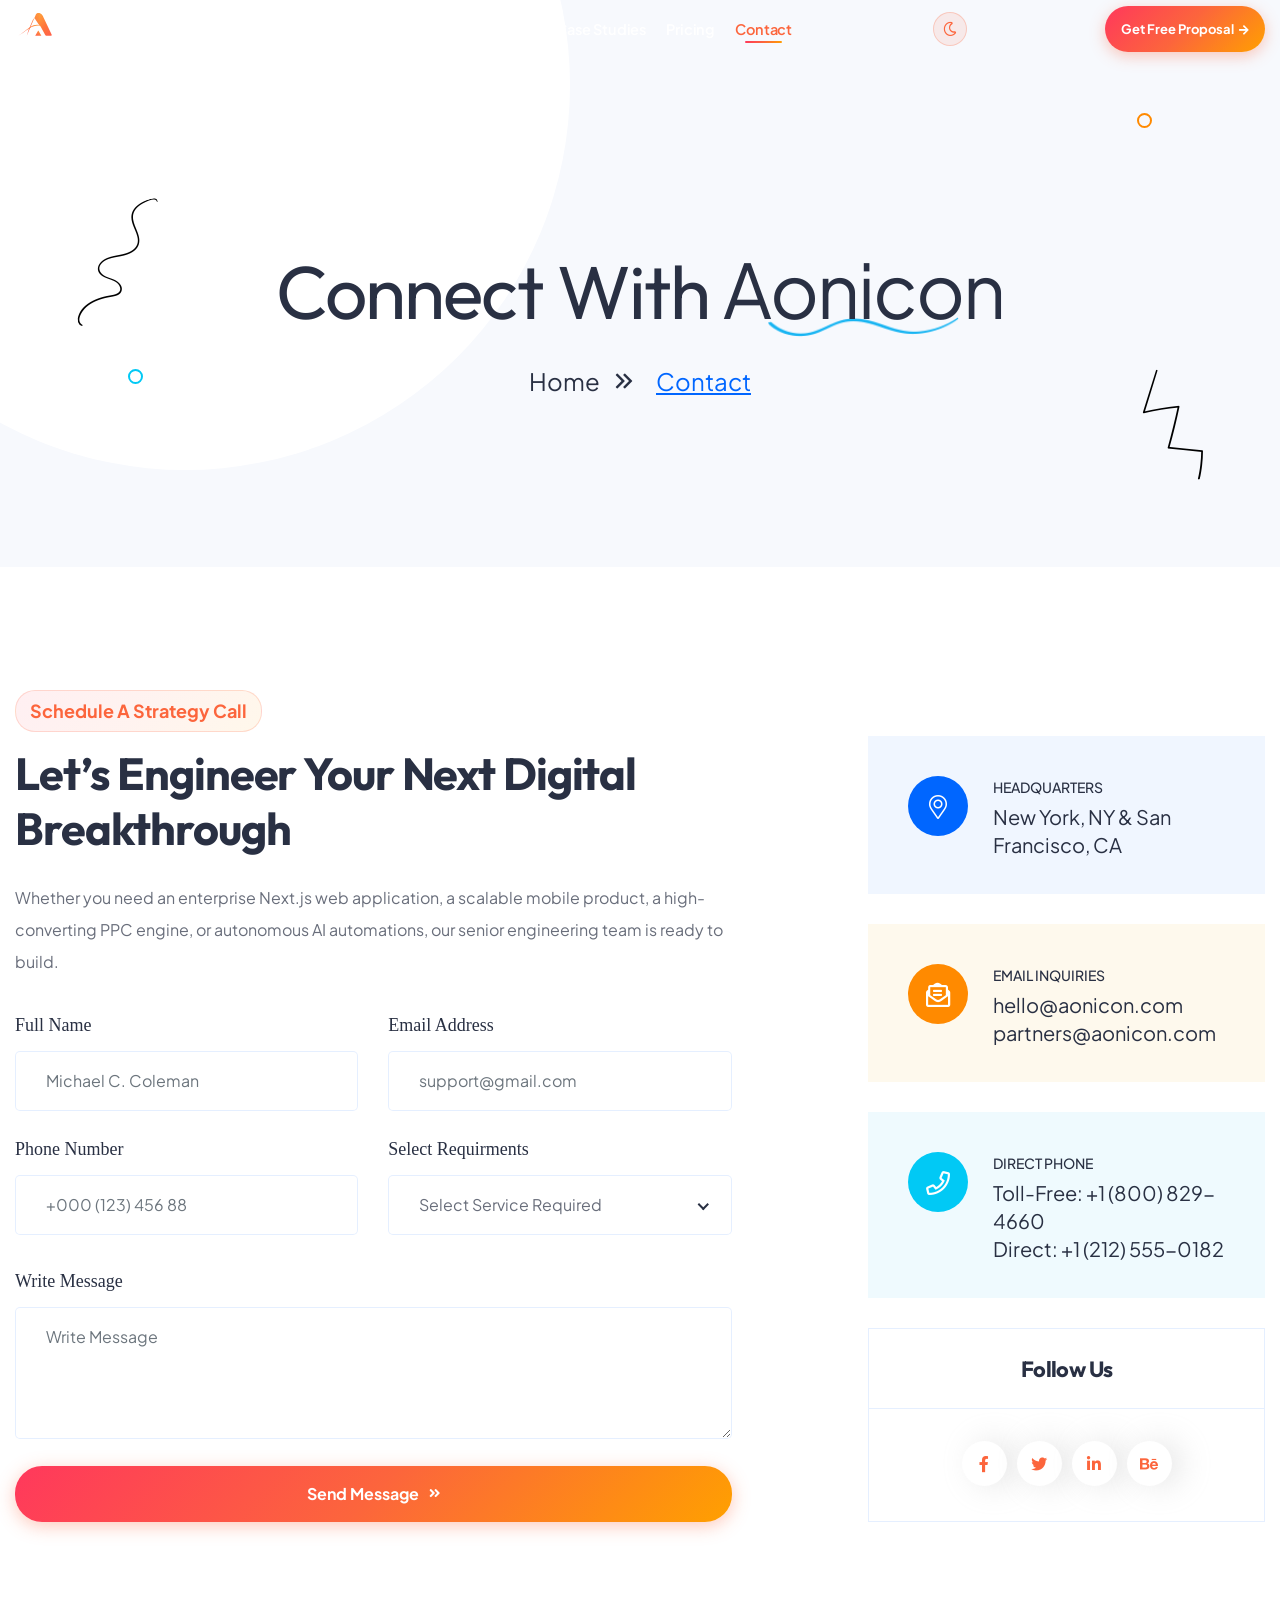
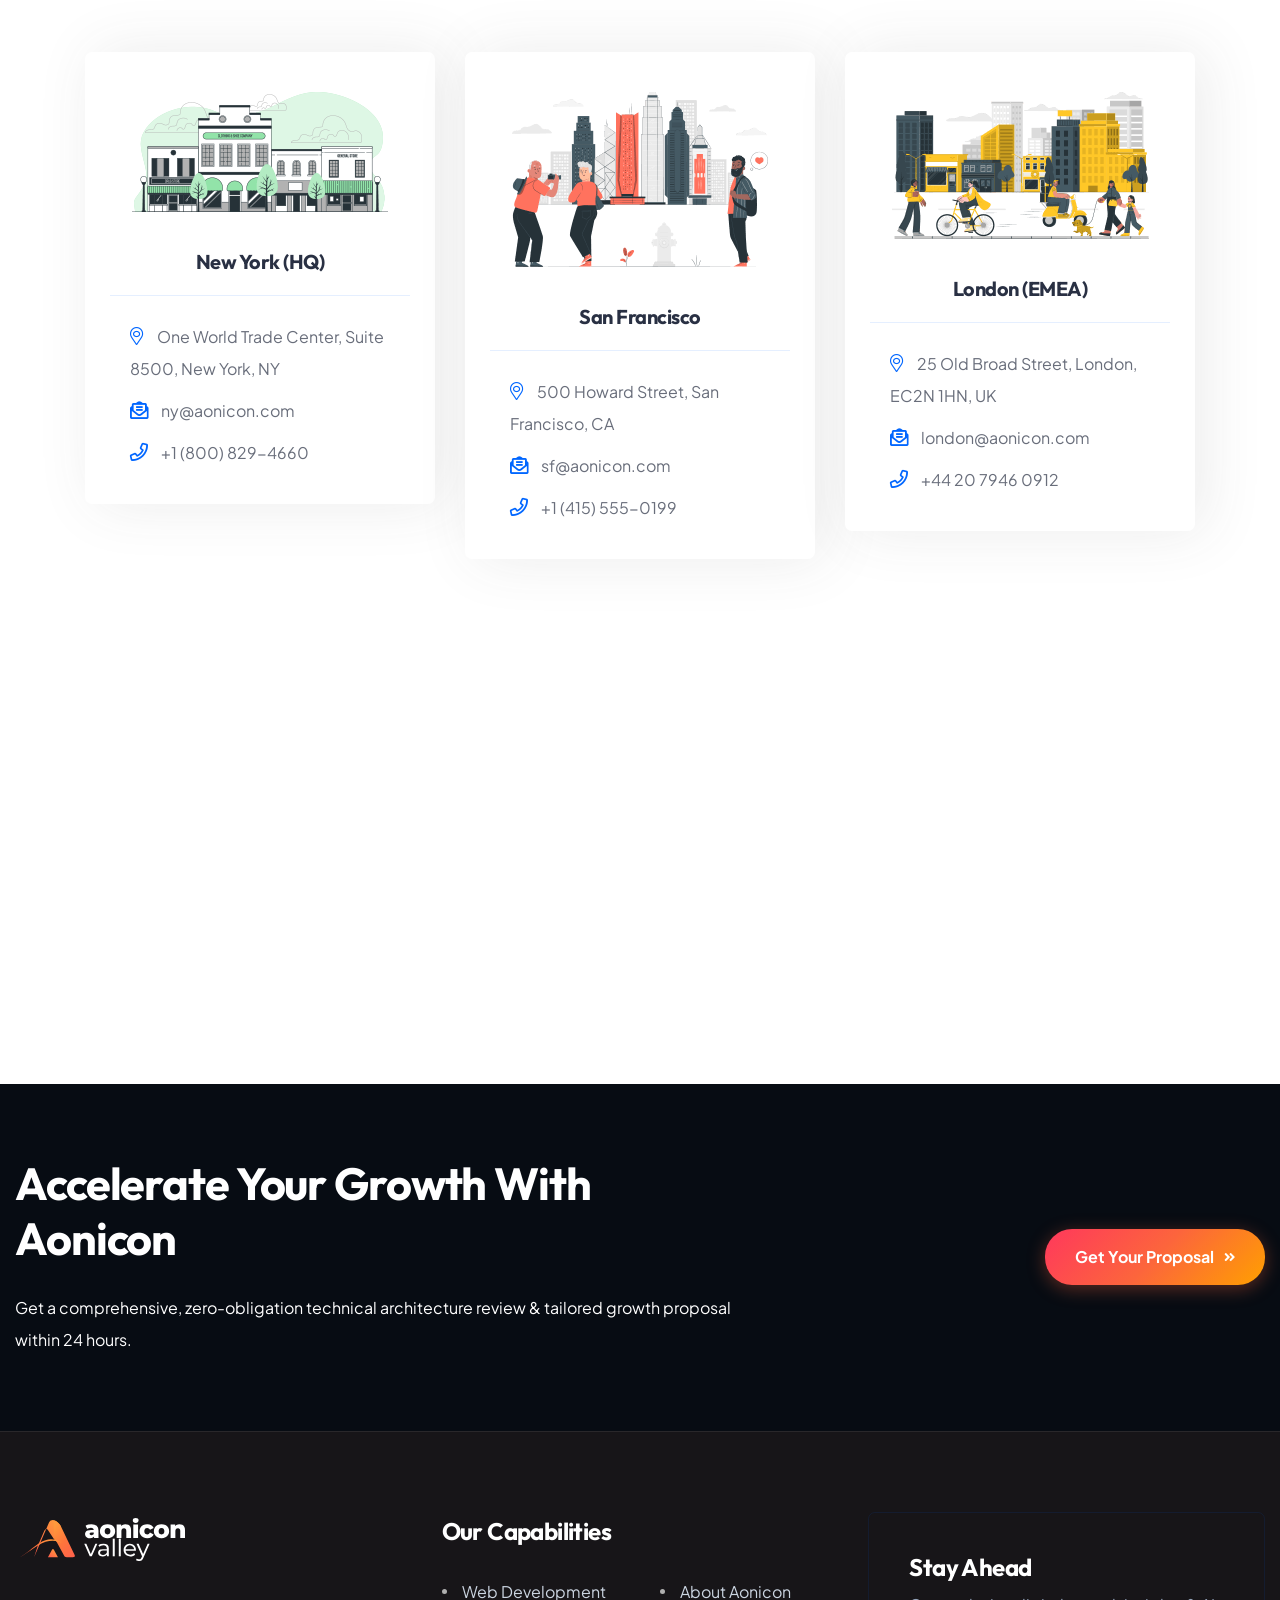
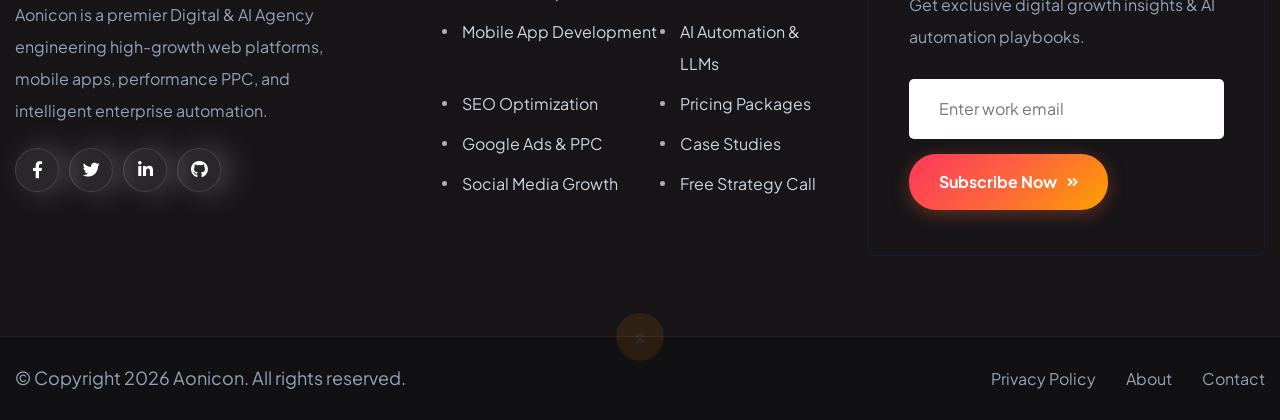
<file: contact.html>
<!DOCTYPE html>
<html lang="zxx">
<head>
    <!-- Required meta tags -->
    <meta charset="utf-8" />
    <meta name="description" content="" />
    <meta http-equiv="X-UA-Compatible" content="IE=edge">
    <meta name="viewport" content="width=device-width, initial-scale=1, shrink-to-fit=no">

    <!-- Title -->
    <title>Contact Us — Aonicon Digital &amp; AI Agency</title>
    <!-- Favicon Icon -->
    <link rel="shortcut icon" href="assets/images/logos/aonicon-favicon.svg" type="image/svg+xml">
    <!-- Google Fonts (Plus Jakarta Sans & Outfit) -->
    <link rel="preconnect" href="https://fonts.googleapis.com">
    <link rel="preconnect" href="https://fonts.gstatic.com" crossorigin>
    <link href="https://fonts.googleapis.com/css2?family=Plus+Jakarta+Sans:wght@300;400;500;600;700;800&family=Outfit:wght@400;500;600;700;800;900&display=swap" rel="stylesheet">
    
    <!-- Flaticon -->
    <link rel="stylesheet" href="assets/css/flaticon.min.css">
    <!-- Font Awesome -->
    <link rel="stylesheet" href="assets/css/fontawesome-5.14.0.min.css">
    <!-- Bootstrap -->
    <link rel="stylesheet" href="assets/css/bootstrap.min.css">
    <!-- Magnific Popup -->
    <link rel="stylesheet" href="assets/css/magnific-popup.min.css">
    <!-- Nice Select -->
    <link rel="stylesheet" href="assets/css/nice-select.min.css">
    <!-- Type Writer -->
    <link rel="stylesheet" href="assets/css/jquery.animatedheadline.css">
    <!-- Animate -->
    <link rel="stylesheet" href="assets/css/animate.min.css">
    <!-- Slick -->
    <link rel="stylesheet" href="assets/css/slick.min.css">
    <!-- Main Style -->
    <link rel="stylesheet" href="assets/css/style.css">
    <!-- Aonicon Design System & Brand Theme -->
    <link rel="stylesheet" href="assets/css/aonicon.css">
    
</head>
<body class="home-one">
    <div class="page-wrapper">

        <!-- Preloader -->
        <div class="preloader"></div>

        <!-- main header -->
        <header class="main-header header-two">
            <!--Header-Upper-->
            <div class="header-upper">
                <div class="container clearfix">

                    <div class="header-inner rel d-flex align-items-center">
                        <div class="logo-outer">
                            <div class="logo">
                                <a href="index.html">
                                    <img class="logo-light" src="assets/images/logos/aonicon-logo.svg" alt="Aonicon Digital &amp; AI Agency">
                                    <img class="logo-dark" src="assets/images/logos/aonicon-logo-white.svg" alt="Aonicon Digital &amp; AI Agency">
                                </a>
                            </div>
                        </div>

                        <div class="nav-outer clearfix">
                            <!-- Main Menu -->
                            <nav class="main-menu navbar-expand-lg">
                                <div class="navbar-header">
                                   <div class="mobile-logo my-15">
                                       <a href="index.html">
                                            <img class="logo-light" src="assets/images/logos/aonicon-logo.svg" alt="Aonicon Digital &amp; AI Agency">
                                            <img class="logo-dark" src="assets/images/logos/aonicon-logo-white.svg" alt="Aonicon Digital &amp; AI Agency">
                                       </a>
                                   </div>
                                   
                                    <!-- Toggle Button -->
                                    <button type="button" class="navbar-toggle" data-bs-toggle="collapse" data-bs-target=".navbar-collapse">
                                        <span class="icon-bar"></span>
                                        <span class="icon-bar"></span>
                                        <span class="icon-bar"></span>
                                    </button>
                                </div>

                                <div class="navbar-collapse collapse clearfix">
                                    <ul class="navigation clearfix">
                                        <li><a href="index.html">Home</a></li>
                                        <li><a href="about.html">About Us</a></li>
                                        <li class="dropdown"><a href="services.html">Services</a>
                                            <ul>
                                                <li><a href="services.html#web-dev"><i class="fas fa-code me-2"></i> Web Development</a></li>
                                                <li><a href="services.html#app-dev"><i class="fas fa-mobile-alt me-2"></i> App Development</a></li>
                                                <li><a href="services.html#seo"><i class="fas fa-chart-line me-2"></i> SEO Services</a></li>
                                                <li><a href="services.html#smm"><i class="fas fa-bullhorn me-2"></i> Social Media Marketing</a></li>
                                                <li><a href="services.html#google-ads"><i class="fas fa-ad me-2"></i> Google Ads (PPC)</a></li>
                                                <li><a href="services.html#ai-services"><i class="fas fa-robot me-2"></i> AI Services &amp; Automation</a></li>
                                                <li class="divider"></li>
                                                <li><a href="services.html" class="fw-bold"><i class="fas fa-arrow-right me-2"></i> All Services Overview</a></li>
                                            </ul>
                                        </li>
                                        <li><a href="projects.html">Case Studies</a></li>
                                        <li><a href="pricing.html">Pricing</a></li>
                                        <li class="current"><a href="contact.html">Contact</a></li>
                                    </ul>
                                </div>

                            </nav>
                            <!-- Main Menu End-->
                        </div>
                        
                        <!-- Theme Toggle (Light / Dark Mode) -->
                        <div class="theme-toggle-wrap">
                            <button class="theme-toggle-btn" id="themeToggleBtn" title="Toggle Light / Dark Mode" aria-label="Toggle Theme">
                                <i class="far fa-moon icon-moon"></i>
                                <i class="far fa-sun icon-sun"></i>
                            </button>
                        </div>
                        
                        <!-- Menu Button -->
                        <div class="menu-btns">
                           <a href="contact.html" class="theme-btn">Get Free Proposal <i class="fas fa-arrow-right"></i></a>
                        </div>
                    </div>
                </div>
            </div>
            <!--End Header Upper-->
        </header>
        
        
        <!-- Page Banner Start -->
        <section class="page-banner-area pt-245 rpt-150 pb-170 rpb-100 rel z-1 bgc-lighter text-center">
            <div class="container">
                <div class="banner-inner rpt-10">
                    <h1 class="page-title wow fadeInUp delay-0-2s">Connect With <span>Aonicon</span></h1>
                    <nav aria-label="breadcrumb">
                        <ol class="breadcrumb justify-content-center wow fadeInUp delay-0-4s">
                            <li class="breadcrumb-item"><a href="index.html">Home</a></li>
                            <li class="breadcrumb-item active">Contact</li>
                        </ol>
                    </nav>
                </div>
            </div>
            <div class="banner-shapes">
                <div class="circle wow zoomInLeft delay-0-2s" data-wow-duration="2s"></div>
                <img class="shape-one" src="assets/images/shapes/hero-shape1.png" alt="Shape">
                <img class="shape-two" src="assets/images/shapes/hero-shape2.png" alt="Shape">
            </div>
        </section>
        <!-- Page Banner End -->
        
        
        <!-- Contact Us Page Area start -->
        <section class="contact-us-page-area py-130">
            <div class="container">
                <div class="row align-items-end justify-content-between">
                    <div class="col-lg-7">
                        <div class="contact-content rmb-65 wow fadeInRight delay-0-2s">
                            <div class="section-title mb-25">
                                <span class="sub-title style-two mb-15">Schedule A Strategy Call</span>
                                <h2>Let’s Engineer Your Next Digital Breakthrough</h2>
                            </div>
                            <p>Whether you need an enterprise Next.js web application, a scalable mobile product, a high-converting PPC engine, or autonomous AI automations, our senior engineering team is ready to build.</p>
                            <form id="contactForm" class="contactForm z-1 rel"  action="assets/php/form-process.php" name="contactForm" method="post">
                                <div class="row pt-15">
                                    <div class="col-md-6">
                                        <div class="form-group">
                                            <label for="name">Full Name</label>
                                            <input type="text" id="name" name="name" class="form-control" value="" placeholder="Michael C. Coleman" required data-error="Please enter your name">
                                            <div class="help-block with-errors"></div>
                                        </div>
                                    </div>
                                    <div class="col-md-6">
                                        <div class="form-group">
                                            <label for="email">Email Address</label>
                                            <input type="email" id="email" name="email" class="form-control" value="" placeholder="support@gmail.com" required data-error="Please enter your Email">
                                            <div class="help-block with-errors"></div>
                                        </div>
                                    </div>
                                    <div class="col-md-6">
                                        <div class="form-group">
                                            <label for="phone">Phone Number</label>
                                            <input type="text" id="phone" name="phone" class="form-control" value="" placeholder="+000 (123) 456 88">
                                        </div>
                                    </div>
                                    <div class="col-md-6 mb-30">
                                        <div class="form-group">
                                           <label for="select-subject">Select Requirments</label>
                                           <select name="select-subject" id="select-subject">
                                                <option value="default" selected="">Select Service Required</option>
                                                <option value="Web Development">Web Development (React / Next.js)</option>
                                                <option value="Mobile App Development">Mobile App Development (iOS &amp; Android)</option>
                                                <option value="SEO Services">SEO &amp; Organic Rankings</option>
                                                <option value="Social Media Marketing">Social Media &amp; Brand Growth</option>
                                                <option value="Google Ads PPC">Google Ads &amp; Performance PPC (5.4x ROAS)</option>
                                                <option value="AI Services">AI Engineering &amp; Automation</option>
                                            </select>
                                            <div class="help-block with-errors"></div>
                                        </div>
                                    </div>
                                    <div class="col-md-12">
                                        <div class="form-group">
                                            <label for="message">Write Message</label>
                                            <textarea name="message" id="message" class="form-control" rows="4" placeholder="Write Message" required data-error="Please enter your Message"></textarea>
                                            <div class="help-block with-errors"></div>
                                        </div>
                                    </div>
                                    <div class="col-md-12">
                                        <div class="form-group pt-5 mb-0">
                                            <button type="submit" class="theme-btn w-100">Send Message <i class="fas fa-angle-double-right"></i></button>
                                            <div id="msgSubmit" class="hidden"></div>
                                        </div>
                                    </div>
                                </div>
                            </form>
                        </div>
                    </div>
                    <div class="col-xl-4 col-lg-5">
                        <div class="contact-info wow fadeInLeft delay-0-2s">
                            <div class="contact-info-item style-two">
                                <div class="icon">
                                    <i class="fal fa-map-marker-alt"></i>
                                </div>
                                <div class="content">
                                    <span class="title">Headquarters</span>
                                    <span class="text">New York, NY &amp; San Francisco, CA</span>
                                </div>
                            </div>
                            <div class="contact-info-item style-two">
                                <div class="icon">
                                    <i class="far fa-envelope-open-text"></i>
                                </div>
                                <div class="content">
                                    <span class="title">Email Inquiries</span>
                                    <span class="text">
                                        <a href="mailto:hello@aonicon.com">hello@aonicon.com</a><br>
                                        <a href="mailto:partners@aonicon.com">partners@aonicon.com</a>
                                    </span>
                                </div>
                            </div>
                            <div class="contact-info-item style-two">
                                <div class="icon">
                                    <i class="far fa-phone"></i>
                                </div>
                                <div class="content">
                                    <span class="title">Direct Phone</span>
                                    <span class="text">
                                        Toll-Free: <a href="tel:+18008294660">+1 (800) 829-4660</a><br>
                                        Direct: +1 (212) 555-0182
                                    </span>
                                </div>
                            </div>
                            <div class="follow-us">
                                <h4>Follow Us</h4>
                                <div class="social-style-two">
                                    <a href="#"><i class="fab fa-facebook-f"></i></a>
                                    <a href="#"><i class="fab fa-twitter"></i></a>
                                    <a href="#"><i class="fab fa-linkedin-in"></i></a>
                                    <a href="#"><i class="fab fa-behance"></i></a>
                                </div>
                            </div>
                        </div>
                    </div>
                </div>
            </div>
        </section>
        <!-- Contact Us Page Area end -->
        
        
        <!-- Our Location Address Area start -->
        <section class="our-location-address-area rel z-1">
            <div class="container">
                <div class="row medium-gap justify-content-center">
                    <div class="col-lg-4 col-md-6">
                        <div class="location-address-item wow fadeInUp delay-0-2s">
                            <div class="top-part">
                                <img src="assets/images/contact/location1.png" alt="New York Office">
                                <h5>New York (HQ)</h5>
                            </div>
                            <div class="bottom-part">
                                <ul>
                                    <li><i class="fal fa-map-marker-alt"></i> One World Trade Center, Suite 8500, New York, NY</li>
                                    <li><i class="far fa-envelope-open-text"></i> ny@aonicon.com</li>
                                    <li><i class="far fa-phone"></i> +1 (800) 829-4660</li>
                                </ul>
                            </div>
                        </div>
                    </div>
                    <div class="col-lg-4 col-md-6">
                        <div class="location-address-item wow fadeInUp delay-0-4s">
                            <div class="top-part">
                                <img src="assets/images/contact/location2.png" alt="San Francisco Office">
                                <h5>San Francisco</h5>
                            </div>
                            <div class="bottom-part">
                                <ul>
                                    <li><i class="fal fa-map-marker-alt"></i> 500 Howard Street, San Francisco, CA</li>
                                    <li><i class="far fa-envelope-open-text"></i> sf@aonicon.com</li>
                                    <li><i class="far fa-phone"></i> +1 (415) 555-0199</li>
                                </ul>
                            </div>
                        </div>
                    </div>
                    <div class="col-lg-4 col-md-6">
                        <div class="location-address-item wow fadeInUp delay-0-6s">
                            <div class="top-part">
                                <img src="assets/images/contact/location3.png" alt="London Office">
                                <h5>London (EMEA)</h5>
                            </div>
                            <div class="bottom-part">
                                <ul>
                                    <li><i class="fal fa-map-marker-alt"></i> 25 Old Broad Street, London, EC2N 1HN, UK</li>
                                    <li><i class="far fa-envelope-open-text"></i> london@aonicon.com</li>
                                    <li><i class="far fa-phone"></i> +44 20 7946 0912</li>
                                </ul>
                            </div>
                        </div>
                    </div>
                </div>
            </div>
        </section>
        <!-- Our Location Address Area end -->
        
        
        <!-- Location Map Area Start -->
        <div class="contact-page-map wow fadeInUp delay-0-2s">
            <div class="our-location">
                <iframe src="https://www.google.com/maps/embed?pb=!1m12!1m10!1m3!1d142190.2862584524!2d-74.01298319978558!3d40.721725351435126!2m1!3f0!3m2!1i1024!2i768!4f13.1!5e1!3m2!1sen!2sbd!4v1663473911885!5m2!1sen!2sbd" style="border:0; width: 100%;" allowfullscreen="" loading="lazy" referrerpolicy="no-referrer-when-downgrade"></iframe>
            </div>
        </div>
        <!-- Location Map Area End -->
        
        
        <!-- Call to Action Area start -->
        <section class="call-to-action-area bgc-black pt-80 pb-50">
            <div class="container">
                <div class="row justify-content-between align-items-center">
                    <div class="col-xl-7 col-lg-9">
                        <div class="section-title text-white mb-25 wow fadeInUp delay-0-2s">
                            <h2>Accelerate Your Growth With Aonicon</h2>
                            <p>Get a comprehensive, zero-obligation technical architecture review &amp; tailored growth proposal within 24 hours.</p>
                        </div>
                    </div>
                    <div class="col-lg-3 text-lg-end">
                        <a href="#contactForm" class="theme-btn style-two mb-30 wow fadeInUp delay-0-4s">Get Your Proposal <i class="fas fa-angle-double-right"></i></a>
                    </div>
                </div>
            </div>
        </section>
        <!-- Call to Action Area End -->
        
        
        <!-- footer area start -->
        <footer class="main-footer footer-two pt-80 bgc-lighter">
            <div class="container">
                <div class="row justify-content-xl-between justify-content-center">
                    <div class="col-xl-4 col-lg-5 col-md-6">
                        <div class="footer-widget widget_about me-md-5 wow fadeInUp delay-0-2s">
                            <div class="footer-logo mb-25">
                                <a href="index.html">
                                    <img class="logo-light" src="assets/images/logos/aonicon-logo.svg" alt="Aonicon Digital &amp; AI Agency">
                                    <img class="logo-dark" src="assets/images/logos/aonicon-logo-white.svg" alt="Aonicon Digital &amp; AI Agency">
                                </a>
                            </div>
                            <p>Aonicon is a premier Digital &amp; AI Agency engineering high-growth web platforms, mobile apps, performance PPC, and intelligent enterprise automation.</p>
                            <div class="social-style-two pt-5">
                                <a href="#"><i class="fab fa-facebook-f"></i></a>
                                <a href="#"><i class="fab fa-twitter"></i></a>
                                <a href="#"><i class="fab fa-linkedin-in"></i></a>
                                <a href="#"><i class="fab fa-github"></i></a>
                            </div>
                        </div>
                    </div>
                    <div class="col-xl-4 col-md-6">
                        <div class="footer-widget widget_nav_menu wow fadeInUp delay-0-4s">
                            <h4 class="footer-title">Our Capabilities</h4>
                            <ul class="list-style-two">
                                <li><a href="services.html#web-dev">Web Development</a></li>
                                <li><a href="about.html">About Aonicon</a></li>
                                <li><a href="services.html#app-dev">Mobile App Development</a></li>
                                <li><a href="services.html#ai-services">AI Automation &amp; LLMs</a></li>
                                <li><a href="services.html#seo">SEO Optimization</a></li>
                                <li><a href="pricing.html">Pricing Packages</a></li>
                                <li><a href="services.html#google-ads">Google Ads &amp; PPC</a></li>
                                <li><a href="projects.html">Case Studies</a></li>
                                <li><a href="services.html#smm">Social Media Growth</a></li>
                                <li><a href="contact.html">Free Strategy Call</a></li>
                            </ul>
                        </div>
                    </div>
                    <div class="col-xl-4 col-lg-6 col-md-8">
                        <div class="footer-widget widget_newsletter wow fadeInUp delay-0-6s">
                            <h4 class="footer-title">Stay Ahead</h4>
                            <p>Get exclusive digital growth insights &amp; AI automation playbooks.</p>
                            <form action="#">
                                <input type="email" placeholder="Enter work email" required>
                                <button class="theme-btn">Subscribe Now <i class="fas fa-angle-double-right"></i></button>
                            </form>
                        </div>
                    </div>
                </div>
            </div>
            <div class="footer-bottom mt-30 pt-25 pb-10">
                <div class="container">
                    <div class="row align-items-center">
                        <div class="col-lg-6">
                            <div class="copyright-text text-center text-lg-start">
                                <p>© Copyright 2026 Aonicon. All rights reserved.</p>
                            </div>
                        </div>
                        <div class="col-lg-6">
                            <div class="footer-bottom-menu mb-10 text-center text-lg-end">
                                <ul>
                                    <li><a href="#">Privacy Policy</a></li>
                                    <li><a href="about.html">About</a></li>
                                    <li><a href="contact.html">Contact</a></li>
                                </ul>
                            </div>
                        </div>
                    </div>

                    <!-- Scroll Top Button -->
                    <button class="scroll-top scroll-to-target" data-target="html"><span class="fas fa-angle-double-up"></span></button>
                </div>
            </div>
        </footer>
        <!-- footer area end -->

    </div>
    <!--End pagewrapper-->
   
    
    <!-- Jquery -->
    <script src="assets/js/jquery-3.6.0.min.js"></script>
    <!-- Bootstrap -->
    <script src="assets/js/bootstrap.min.js"></script>
    <!-- Appear Js -->
    <script src="assets/js/appear.min.js"></script>
    <!-- Slick -->
    <script src="assets/js/slick.min.js"></script>
    <!-- Magnific Popup -->
    <script src="assets/js/jquery.magnific-popup.min.js"></script>
    <!-- Nice Select -->
    <script src="assets/js/jquery.nice-select.min.js"></script>
    <!-- Image Loader -->
    <script src="assets/js/imagesloaded.pkgd.min.js"></script>
    <!-- Type Writer -->
    <script src="assets/js/jquery.animatedheadline.min.js"></script>
    <!-- Circle Progress -->
    <script src="assets/js/circle-progress.min.js"></script>
    <!-- Isotope -->
    <script src="assets/js/isotope.pkgd.min.js"></script>
    <!--  WOW Animation -->
    <script src="assets/js/wow.min.js"></script>
    <!-- Custom script -->
    <script src="assets/js/script.js"></script>
    
    <!-- For Contact Form -->
    <script src="assets/js/jquery.ajaxchimp.min.js"></script>
    <script src="assets/js/form-validator.min.js"></script>
    <script src="assets/js/contact-form-script.js"></script>
    <!-- Aonicon Theme Engine (Light/Dark Toggle) -->
    <script src="assets/js/aonicon-theme.js"></script>

</body>
</html>
</file>
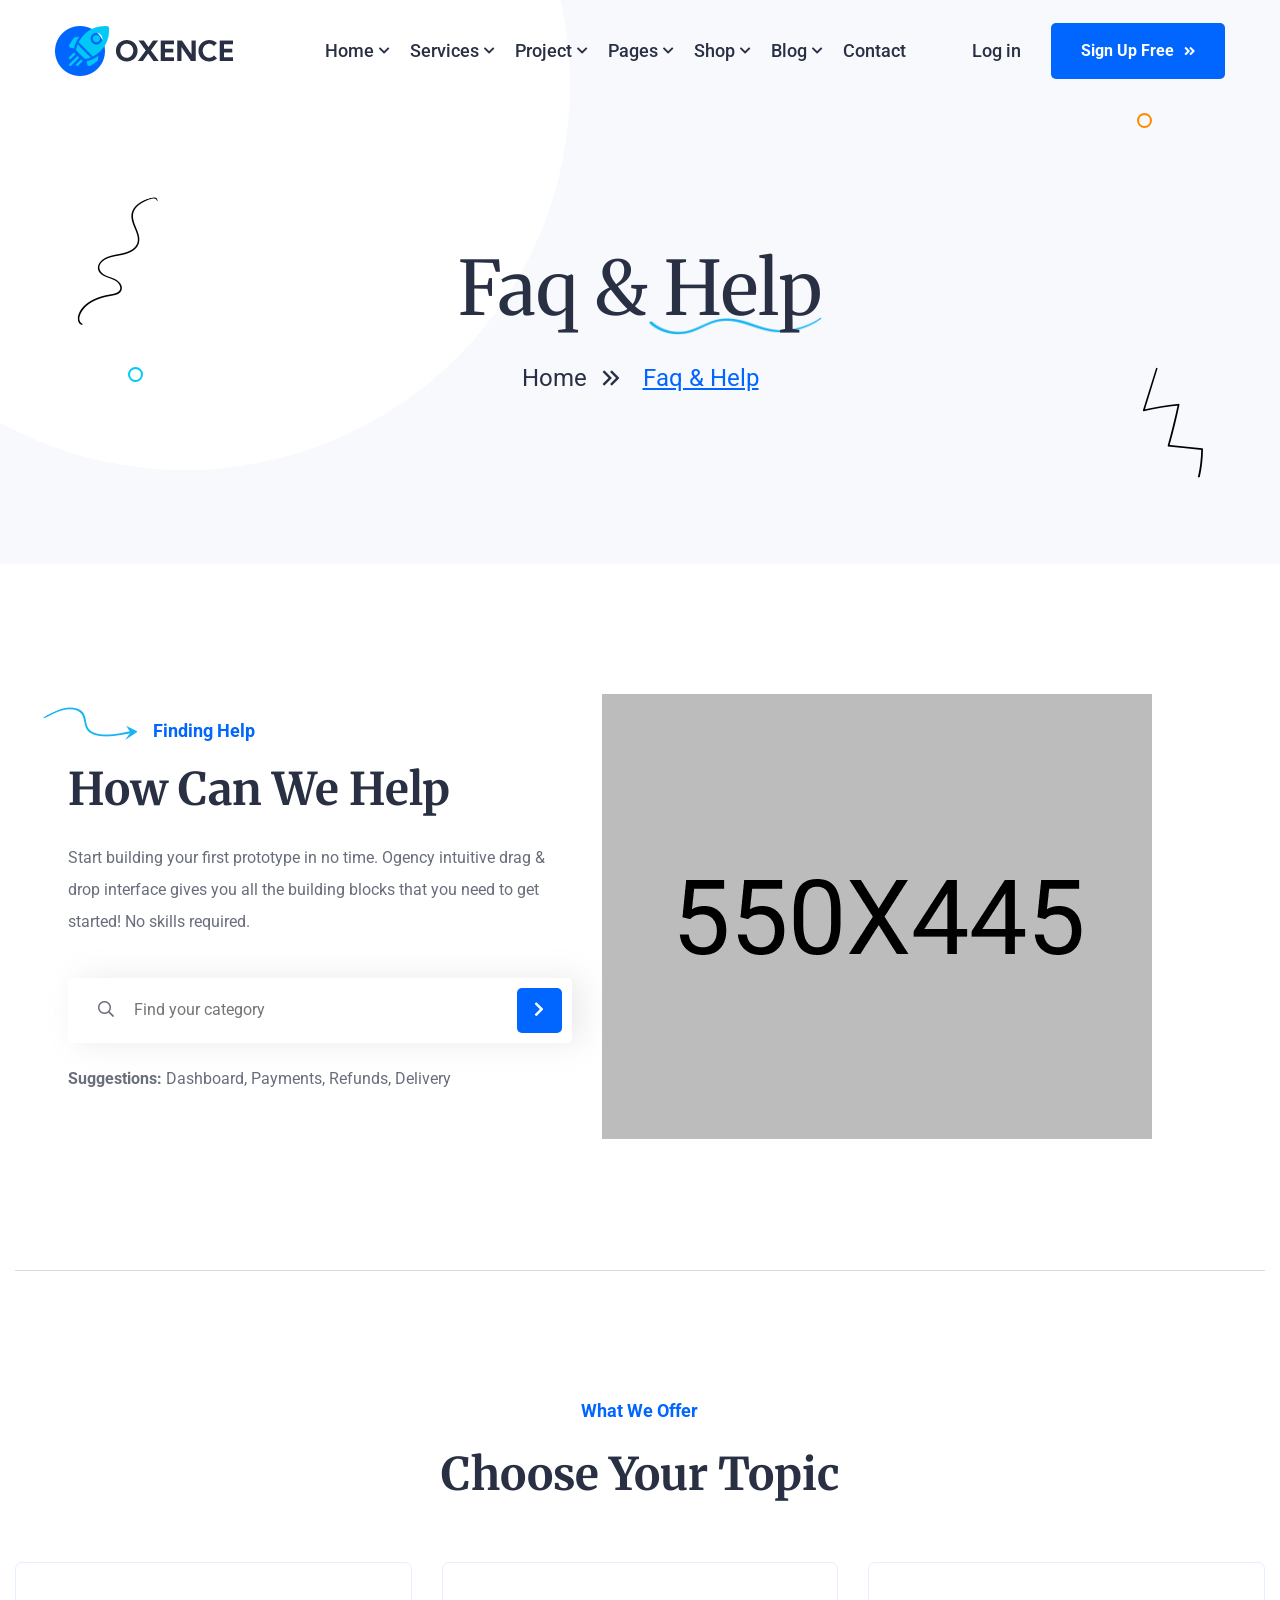
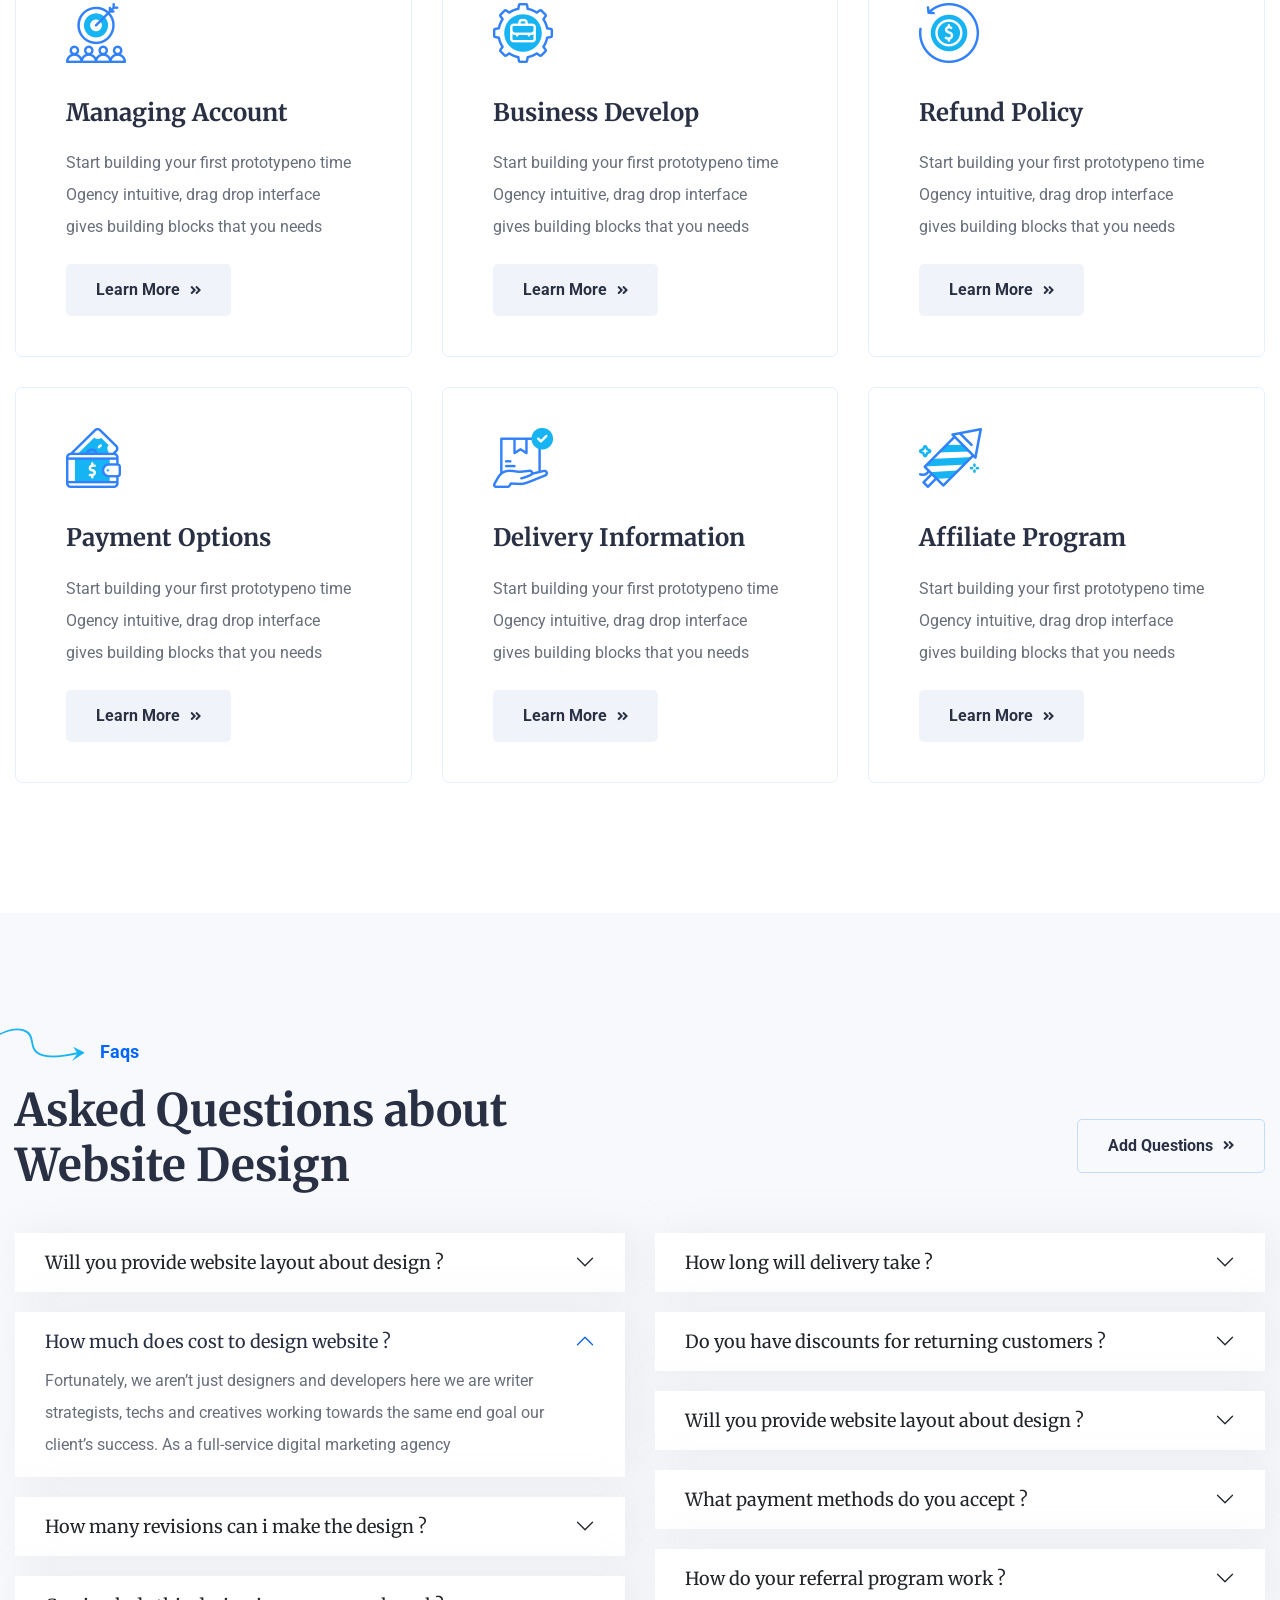
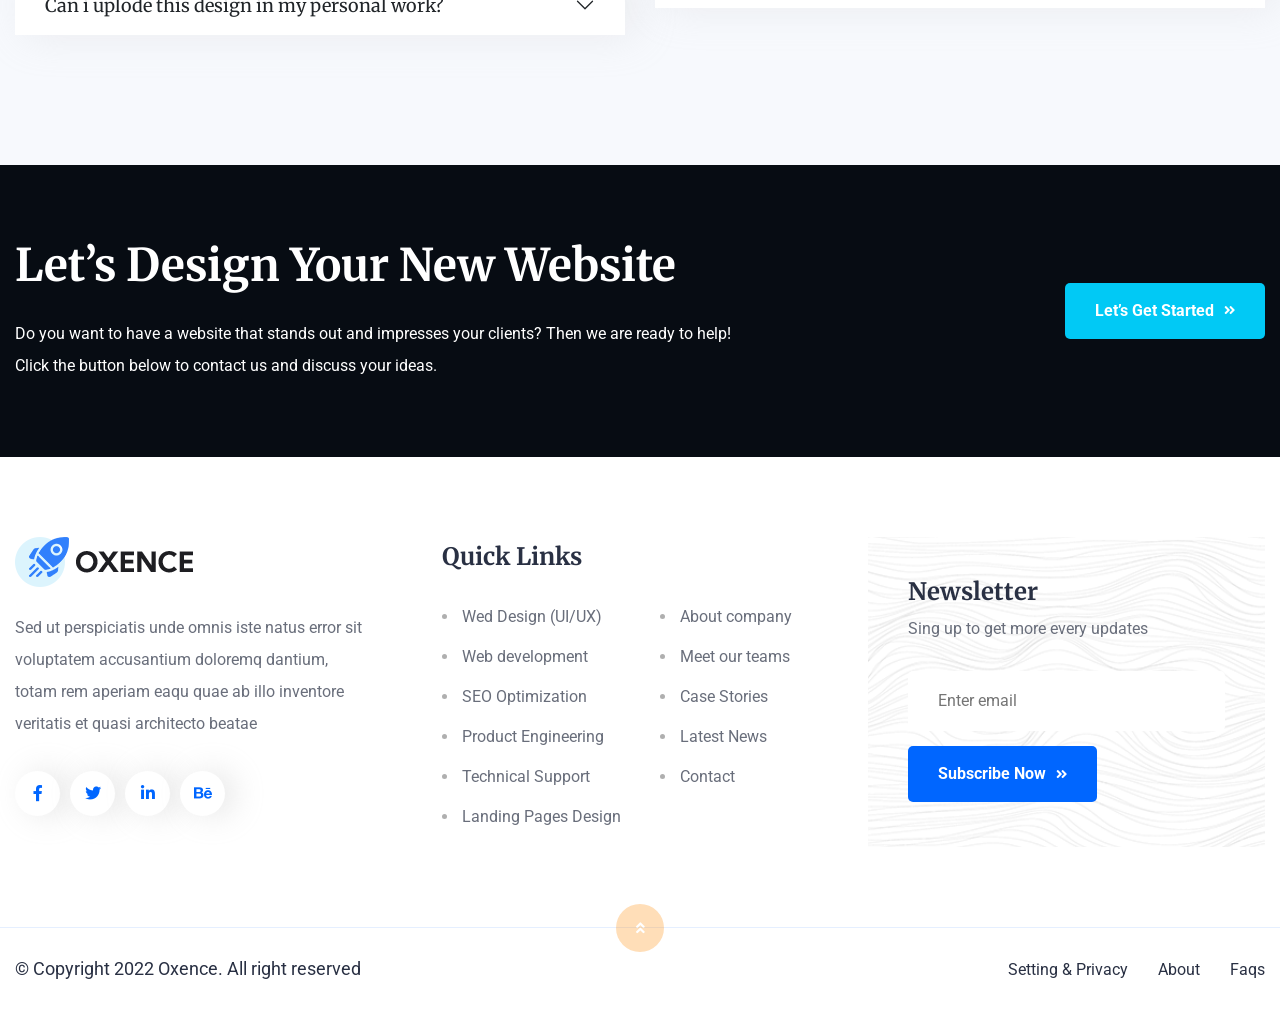
<file: faqs.html>
<!DOCTYPE html>
<html lang="zxx">
<head>
    <!-- Required meta tags -->
    <meta charset="utf-8" />
    <meta name="description" content="" />
    <meta http-equiv="X-UA-Compatible" content="IE=edge">
    <meta name="viewport" content="width=device-width, initial-scale=1, shrink-to-fit=no">

    <!-- Title -->
    <title>Oxence - Web Design Company HTML Template || FAQs</title>
    <!-- Favicon Icon -->
    <link rel="shortcut icon" href="assets/images/favicon.png" type="image/x-icon">
    <!-- Google Fonts -->
    <link href="https://fonts.googleapis.com/css2?family=Kumbh+Sans:wght@700&family=Merriweather:wght@700&family=Roboto:wght@400;500;700&display=swap" rel="stylesheet">
    
    <!-- Flaticon -->
    <link rel="stylesheet" href="assets/css/flaticon.min.css">
    <!-- Font Awesome -->
    <link rel="stylesheet" href="assets/css/fontawesome-5.14.0.min.css">
    <!-- Bootstrap -->
    <link rel="stylesheet" href="assets/css/bootstrap.min.css">
    <!-- Magnific Popup -->
    <link rel="stylesheet" href="assets/css/magnific-popup.min.css">
    <!-- Nice Select -->
    <link rel="stylesheet" href="assets/css/nice-select.min.css">
    <!-- Type Writer -->
    <link rel="stylesheet" href="assets/css/jquery.animatedheadline.css">
    <!-- Animate -->
    <link rel="stylesheet" href="assets/css/animate.min.css">
    <!-- Slick -->
    <link rel="stylesheet" href="assets/css/slick.min.css">
    <!-- Main Style -->
    <link rel="stylesheet" href="assets/css/style.css">
    
</head>
<body class="home-three">
    <div class="page-wrapper">

        <!-- Preloader -->
        <div class="preloader"></div>

        <!-- main header -->
        <header class="main-header header-three menu-absolute">
            <!--Header-Upper-->
            <div class="header-upper">
                <div class="container-fluid clearfix">

                    <div class="header-inner rel d-flex align-items-center">
                        <div class="logo-outer">
                            <div class="logo"><a href="index.html"><img src="assets/images/logos/logo.png" alt="Logo" title="Logo"></a></div>
                        </div>

                        <div class="nav-outer clearfix">
                            <!-- Main Menu -->
                            <nav class="main-menu navbar-expand-lg">
                                <div class="navbar-header">
                                   <div class="mobile-logo my-15">
                                       <a href="index.html">
                                            <img src="assets/images/logos/logo.png" alt="Logo" title="Logo">
                                       </a>
                                   </div>
                                   
                                    <!-- Toggle Button -->
                                    <button type="button" class="navbar-toggle" data-bs-toggle="collapse" data-bs-target=".navbar-collapse">
                                        <span class="icon-bar"></span>
                                        <span class="icon-bar"></span>
                                        <span class="icon-bar"></span>
                                    </button>
                                </div>

                                <div class="navbar-collapse collapse clearfix">
                                    <ul class="navigation clearfix">
                                        <li class="dropdown"><a href="#">Home</a>
                                            <ul>
                                               <li class="dropdown"><a href="#">MultiPage</a>
                                                    <ul>
                                                        <li><a href="index.html">Web Design</a></li>
                                                        <li><a href="index1dark.html">Web Design Dark</a></li>
                                                        <li><a href="index2.html">Front End Services</a></li>
                                                        <li><a href="index2dark.html">Front End Dark</a></li>
                                                        <li><a href="index3.html">Website Builder</a></li>
                                                        <li><a href="index4.html">Digital Studio</a></li>
                                                    </ul>
                                                </li>
                                               <li class="dropdown"><a href="#">OnePage</a>
                                                    <ul>
                                                        <li><a href="index1-onepage.html">Web Design</a></li>
                                                        <li><a href="index1dark-onepage.html">Web Design Dark</a></li>
                                                        <li><a href="index2-onepage.html">Front End Services</a></li>
                                                        <li><a href="index2dark-onepage.html">Front End Dark</a></li>
                                                        <li><a href="index3-onepage.html">Website Builder</a></li>
                                                        <li><a href="index4-onepage.html">Digital Studio</a></li>
                                                    </ul>
                                                </li>
                                            </ul>
                                        </li>
                                        <li class="dropdown"><a href="#">services</a>
                                            <ul>
                                                <li><a href="services.html">Popular Services</a></li>
                                                <li><a href="service-details.html">service details</a></li>
                                            </ul>
                                        </li>
                                        <li class="dropdown"><a href="#">Project</a>
                                            <ul>
                                                <li><a href="projects.html">Project Grid</a></li>
                                                <li><a href="project-creative.html">Project Creative</a></li>
                                                <li><a href="project-carousel.html">Project Carousel</a></li>
                                                <li><a href="project-details.html">Project Details</a></li>
                                            </ul>
                                        </li>
                                        <li class="dropdown"><a href="#">pages</a>
                                            <ul>
                                                <li><a href="about.html">About us</a></li>
                                                <li class="dropdown"><a href="#">Team</a>
                                                    <ul>
                                                        <li><a href="team.html">Expert Team</a></li>
                                                        <li><a href="team-profile.html">Team Profile</a></li>
                                                    </ul>
                                                </li>
                                                <li><a href="pricing.html">pricing plan</a></li>
                                                <li><a href="faqs.html">faqs & helf</a></li>
                                                <li><a href="404.html">404 error</a></li>
                                            </ul>
                                        </li>
                                        <li class="dropdown"><a href="#">shop</a>
                                            <ul>
                                                <li><a href="shop.html">shop Grid</a></li>
                                                <li><a href="product-details.html">Product details</a></li>
                                                <li><a href="cart.html">cart page</a></li>
                                                <li><a href="checkout.html">checkout</a></li>
                                            </ul>
                                        </li>
                                        <li class="dropdown"><a href="#">blog</a>
                                            <ul>
                                                <li><a href="blog.html">blog Grid</a></li>
                                                <li><a href="blog-list.html">blog list</a></li>
                                                <li><a href="blog-details.html">blog details</a></li>
                                            </ul>
                                        </li>
                                        <li><a href="contact.html">Contact</a></li>
                                    </ul>
                                </div>

                            </nav>
                            <!-- Main Menu End-->
                        </div>
                        
                        <!-- Menu Button -->
                        <div class="menu-btns">
                           <a href="contact.html" class="login">Log in</a>
                           
                           <a href="contact.html" class="theme-btn">Sign up Free <i class="fas fa-angle-double-right"></i></a>
                        </div>
                    </div>
                </div>
            </div>
            <!--End Header Upper-->
        </header>
        
        
        <!-- Page Banner Start -->
        <section class="page-banner-area pt-245 rpt-150 pb-170 rpb-100 rel z-1 bgc-lighter text-center">
            <div class="container">
                <div class="banner-inner rpt-10">
                    <h1 class="page-title wow fadeInUp delay-0-2s">Faq &<span> Help</span></h1>
                    <nav aria-label="breadcrumb">
                        <ol class="breadcrumb justify-content-center wow fadeInUp delay-0-4s">
                            <li class="breadcrumb-item"><a href="index.html">home</a></li>
                            <li class="breadcrumb-item active">Faq & Help</li>
                        </ol>
                    </nav>
                </div>
            </div>
            <div class="banner-shapes">
                <div class="circle wow zoomInLeft delay-0-2s" data-wow-duration="2s"></div>
                <img class="shape-one" src="assets/images/shapes/hero-shape1.png" alt="Shape">
                <img class="shape-two" src="assets/images/shapes/hero-shape2.png" alt="Shape">
            </div>
        </section>
        <!-- Page Banner End -->
        
        
        <!-- FAQ Page About Area start -->
        <section class="faq-page-about-area pt-130">
            <div class="container">
                <div class="row large-gap justify-content-center align-items-center pb-115">
                    <div class="col-xl-5 col-lg-6">
                        <div class="faq-page-content rmb-65 wow fadeInRight delay-0-2s">
                            <div class="section-title mb-25">
                                <span class="sub-title style-two mb-15">Finding Help</span>
                                <h2>How Can We Help</h2>
                            </div>
                            <p>Start building your first prototype in no time. Ogency intuitive drag & drop interface gives you all the building blocks that you need to get started! No skills required.</p>
                            <form action="#" class="faq-search-form mt-40 mb-20">
                                <label for="search"><i class="far fa-search"></i></label>
                                <input type="text" id="search" placeholder="Find your category" required>
                                <button type="submit"><i class="fas fa-chevron-right"></i></button>
                            </form>
                            <p><b>Suggestions:</b> Dashboard, Payments, Refunds, Delivery</p>
                        </div>
                    </div>
                    <div class="col-lg-6">
                        <div class="faq-page-image wow fadeInLeft delay-0-2s">
                            <img src="assets/images/faqs/faq-page.jpg" alt="FAQs">
                        </div>
                    </div>
                </div>
                <hr>
            </div>
        </section>
        <!-- FAQ Page About Area end -->
        
        
        <!-- Services Area start -->
        <section class="services-area-five pt-115 pb-100">
            <div class="container">
                <div class="row justify-content-center">
                    <div class="col-xl-8 col-lg-10">
                        <div class="section-title text-center mb-60 wow fadeInUp delay-0-2s">
                            <span class="sub-title style-two mb-20">What We Offer</span>
                            <h2>Choose Your Topic</h2>
                        </div>
                    </div>
                </div>
                <div class="row">
                    <div class="col-xl-4 col-md-6">
                        <div class="service-item-five wow fadeInUp delay-0-2s">
                            <div class="icon">
                                <img src="assets/images/services/icon1.png" alt="Icon">
                            </div>
                            <h4>Managing Account</h4>
                            <p>Start building your first prototypeno time Ogency intuitive, drag drop interface gives building blocks that you needs</p>
                            <a href="service-details.html" class="theme-btn style-three">Learn More <i class="fas fa-angle-double-right"></i></a>
                        </div>
                    </div>
                    <div class="col-xl-4 col-md-6">
                        <div class="service-item-five wow fadeInUp delay-0-4s">
                            <div class="icon">
                                <img src="assets/images/services/icon2.png" alt="Icon">
                            </div>
                            <h4>Business Develop</h4>
                            <p>Start building your first prototypeno time Ogency intuitive, drag drop interface gives building blocks that you needs</p>
                            <a href="service-details.html" class="theme-btn style-three">Learn More <i class="fas fa-angle-double-right"></i></a>
                        </div>
                    </div>
                    <div class="col-xl-4 col-md-6">
                        <div class="service-item-five wow fadeInUp delay-0-6s">
                            <div class="icon">
                                <img src="assets/images/services/icon3.png" alt="Icon">
                            </div>
                            <h4>Refund Policy</h4>
                            <p>Start building your first prototypeno time Ogency intuitive, drag drop interface gives building blocks that you needs</p>
                            <a href="service-details.html" class="theme-btn style-three">Learn More <i class="fas fa-angle-double-right"></i></a>
                        </div>
                    </div>
                    <div class="col-xl-4 col-md-6">
                        <div class="service-item-five wow fadeInUp delay-0-2s">
                            <div class="icon">
                                <img src="assets/images/services/icon4.png" alt="Icon">
                            </div>
                            <h4>Payment Options</h4>
                            <p>Start building your first prototypeno time Ogency intuitive, drag drop interface gives building blocks that you needs</p>
                            <a href="service-details.html" class="theme-btn style-three">Learn More <i class="fas fa-angle-double-right"></i></a>
                        </div>
                    </div>
                    <div class="col-xl-4 col-md-6">
                        <div class="service-item-five wow fadeInUp delay-0-4s">
                            <div class="icon">
                                <img src="assets/images/services/icon5.png" alt="Icon">
                            </div>
                            <h4>Delivery Information</h4>
                            <p>Start building your first prototypeno time Ogency intuitive, drag drop interface gives building blocks that you needs</p>
                            <a href="service-details.html" class="theme-btn style-three">Learn More <i class="fas fa-angle-double-right"></i></a>
                        </div>
                    </div>
                    <div class="col-xl-4 col-md-6">
                        <div class="service-item-five wow fadeInUp delay-0-6s">
                            <div class="icon">
                                <img src="assets/images/services/icon6.png" alt="Icon">
                            </div>
                            <h4>Affiliate Program</h4>
                            <p>Start building your first prototypeno time Ogency intuitive, drag drop interface gives building blocks that you needs</p>
                            <a href="service-details.html" class="theme-btn style-three">Learn More <i class="fas fa-angle-double-right"></i></a>
                        </div>
                    </div>
                </div>
            </div>
        </section>
        <!-- Services Area end -->
        
        
        <!-- FAQs Page Area start -->
        <section class="faqs-area-area bgc-lighter py-130 rel z-1">
            <div class="container">
                <div class="row justify-content-between align-items-end pb-5">
                    <div class="col-xl-6 col-lg-8 wow fadeInUp delay-0-2s">
                        <div class="section-title mb-35">
                            <span class="sub-title style-two mb-15">Faqs</span>
                            <h2>Asked Questions about Website Design</h2>
                        </div>
                    </div>
                    <div class="col-lg-4 text-lg-end wow fadeInUp delay-0-4s">
                        <a href="contact.html" class="theme-btn style-three mb-55">Add Questions <i class="fas fa-angle-double-right"></i></a>
                    </div>
                </div>
                <div class="accordion style-two" id="faq-accordion">
                    <div class="row">
                        <div class="col-lg-6 rmb-20 wow fadeInUp delay-0-2s">
                            <div class="accordion-item">
                                <h5 class="accordion-header">
                                    <button class="accordion-button collapsed" data-bs-toggle="collapse" data-bs-target="#collapseOne">
                                        Will you  provide website layout about design ?
                                    </button>
                                </h5>
                                <div id="collapseOne" class="accordion-collapse collapse" data-bs-parent="#faq-accordion">
                                    <div class="accordion-body">
                                        <p>Sed ut perspiciatis unde omnis iste natus error sit voluptatem accusantium doloremque laudantium totam aperiam eaquey quae abillo inventore</p>
                                    </div>
                                </div>
                            </div>
                            <div class="accordion-item">
                                <h5 class="accordion-header">
                                    <button class="accordion-button" data-bs-toggle="collapse" data-bs-target="#collapseTwo">
                                        How much does cost to design website ?
                                    </button>
                                </h5>
                                <div id="collapseTwo" class="accordion-collapse collapse show" data-bs-parent="#faq-accordion">
                                    <div class="accordion-body">
                                        <p>Fortunately, we aren’t just designers and developers here we are writer strategists, techs and creatives working towards the same end goal our client’s success. As a full-service digital marketing agency</p>
                                    </div>
                                </div>
                            </div>
                            <div class="accordion-item">
                                <h5 class="accordion-header">
                                    <button class="accordion-button collapsed" data-bs-toggle="collapse" data-bs-target="#collapseThree">
                                        How many revisions can i make the  design ?
                                    </button>
                                </h5>
                                <div id="collapseThree" class="accordion-collapse collapse" data-bs-parent="#faq-accordion">
                                    <div class="accordion-body">
                                        <p>Sed ut perspiciatis unde omnis iste natus error sit voluptatem accusantium doloremque laudantium totam aperiam eaquey quae abillo inventore</p>
                                    </div>
                                </div>
                            </div>
                            <div class="accordion-item">
                                <h5 class="accordion-header">
                                    <button class="accordion-button collapsed" data-bs-toggle="collapse" data-bs-target="#collapseFour">
                                        Can i uplode this  design in my personal work?
                                    </button>
                                </h5>
                                <div id="collapseFour" class="accordion-collapse collapse" data-bs-parent="#faq-accordion">
                                    <div class="accordion-body">
                                        <p>Sed ut perspiciatis unde omnis iste natus error sit voluptatem accusantium doloremque laudantium totam aperiam eaquey quae abillo inventore</p>
                                    </div>
                                </div>
                            </div>
                        </div>
                        <div class="col-lg-6 wow fadeInUp delay-0-4s">
                            <div class="accordion-item">
                                <h5 class="accordion-header">
                                    <button class="accordion-button collapsed" data-bs-toggle="collapse" data-bs-target="#collapseFive">
                                        How long will delivery take ?
                                    </button>
                                </h5>
                                <div id="collapseFive" class="accordion-collapse collapse" data-bs-parent="#faq-accordion">
                                    <div class="accordion-body">
                                        <p>Fortunately, we aren’t just designers and developers here we are writer strategists, techs and creatives working towards the same end goal our client’s success. As a full-service digital marketing agency</p>
                                    </div>
                                </div>
                            </div>
                            <div class="accordion-item">
                                <h5 class="accordion-header">
                                    <button class="accordion-button collapsed" data-bs-toggle="collapse" data-bs-target="#collapseSix">
                                        Do you have discounts for returning customers ?
                                    </button>
                                </h5>
                                <div id="collapseSix" class="accordion-collapse collapse" data-bs-parent="#faq-accordion">
                                    <div class="accordion-body">
                                        <p>Fortunately, we aren’t just designers and developers here we are writer strategists, techs and creatives working towards the same end goal our client’s success. As a full-service digital marketing agency</p>
                                    </div>
                                </div>
                            </div>
                            <div class="accordion-item">
                                <h5 class="accordion-header">
                                    <button class="accordion-button collapsed" data-bs-toggle="collapse" data-bs-target="#collapseSeven">
                                        Will you  provide website layout about design ?
                                    </button>
                                </h5>
                                <div id="collapseSeven" class="accordion-collapse collapse" data-bs-parent="#faq-accordion">
                                    <div class="accordion-body">
                                        <p>Fortunately, we aren’t just designers and developers here we are writer strategists, techs and creatives working towards the same end goal our client’s success. As a full-service digital marketing agency</p>
                                    </div>
                                </div>
                            </div>
                            <div class="accordion-item">
                                <h5 class="accordion-header">
                                    <button class="accordion-button collapsed" data-bs-toggle="collapse" data-bs-target="#collapseEight">
                                        What payment methods do you accept ?
                                    </button>
                                </h5>
                                <div id="collapseEight" class="accordion-collapse collapse" data-bs-parent="#faq-accordion">
                                    <div class="accordion-body">
                                        <p>Fortunately, we aren’t just designers and developers here we are writer strategists, techs and creatives working towards the same end goal our client’s success. As a full-service digital marketing agency</p>
                                    </div>
                                </div>
                            </div>
                            <div class="accordion-item">
                                <h5 class="accordion-header">
                                    <button class="accordion-button collapsed" data-bs-toggle="collapse" data-bs-target="#collapseNine">
                                        How do your referral program work ?
                                    </button>
                                </h5>
                                <div id="collapseNine" class="accordion-collapse collapse" data-bs-parent="#faq-accordion">
                                    <div class="accordion-body">
                                        <p>Fortunately, we aren’t just designers and developers here we are writer strategists, techs and creatives working towards the same end goal our client’s success. As a full-service digital marketing agency</p>
                                    </div>
                                </div>
                            </div>
                        </div>
                    </div>
                </div>
            </div>
        </section>
        <!-- FAQs Page Area end -->
        
        
        <!-- Call to Action Area start -->
        <section class="call-to-action-area bgc-black pt-80 pb-50">
            <div class="container">
                <div class="row justify-content-between align-items-center">
                    <div class="col-xl-7 col-lg-9">
                        <div class="section-title text-white mb-25 wow fadeInUp delay-0-2s">
                            <h2>Let’s Design Your New Website</h2>
                            <p>Do you want to have a website that stands out and impresses your clients? Then we are ready to help! Click the button below to contact us and discuss your ideas.</p>
                        </div>
                    </div>
                    <div class="col-lg-3 text-lg-end">
                        <a href="contact.html" class="theme-btn style-two mb-30 wow fadeInUp delay-0-4s">Let’s Get Started <i class="fas fa-angle-double-right"></i></a>
                    </div>
                </div>
            </div>
        </section>
        <!-- Call to Action Area End -->
        
        
        <!-- footer area start -->
        <footer class="main-footer pt-80">
            <div class="container">
                <div class="row justify-content-xl-between justify-content-center">
                    <div class="col-xl-4 col-lg-5 col-md-6">
                        <div class="footer-widget widget_about me-md-5 wow fadeInUp delay-0-2s">
                            <div class="footer-logo mb-25">
                                <a href="index.html"><img src="assets/images/logos/logo-three.png" alt="Logo"></a>
                            </div>
                            <p>Sed ut perspiciatis unde omnis iste natus error sit voluptatem accusantium doloremq dantium, totam rem aperiam eaqu quae ab illo inventore veritatis et quasi architecto beatae</p>
                            <div class="social-style-two pt-5">
                                <a href="#"><i class="fab fa-facebook-f"></i></a>
                                <a href="#"><i class="fab fa-twitter"></i></a>
                                <a href="#"><i class="fab fa-linkedin-in"></i></a>
                                <a href="#"><i class="fab fa-behance"></i></a>
                            </div>
                        </div>
                    </div>
                    <div class="col-xl-4 col-md-6">
                        <div class="footer-widget widget_nav_menu wow fadeInUp delay-0-4s">
                            <h4 class="footer-title">Quick Links</h4>
                            <ul class="list-style-two">
                                <li><a href="service-details.html">Wed Design (UI/UX)</a></li>
                                <li><a href="about.html">About company</a></li>
                                <li><a href="service-details.html">Web development</a></li>
                                <li><a href="team.html">Meet our teams</a></li>
                                <li><a href="service-details.html">SEO Optimization</a></li>
                                <li><a href="service-details.html">Case Stories</a></li>
                                <li><a href="service-details.html">Product Engineering</a></li>
                                <li><a href="blog.html">Latest News</a></li>
                                <li><a href="service-details.html">Technical Support</a></li>
                                <li><a href="contact.html">Contact</a></li>
                                <li><a href="service-details.html">Landing Pages Design</a></li>
                            </ul>
                        </div>
                    </div>
                    <div class="col-xl-4 col-lg-6 col-md-8">
                        <div class="footer-widget widget_newsletter wow fadeInUp delay-0-6s">
                            <h4 class="footer-title">Newsletter</h4>
                            <p>Sing up to get more every updates</p>
                            <form action="#">
                                <input type="email" placeholder="Enter email" required>
                                <button class="theme-btn">Subscribe Now <i class="fas fa-angle-double-right"></i></button>
                            </form>
                        </div>
                    </div>
                </div>
            </div>
            <div class="footer-bottom mt-30 pt-25 pb-10">
                <div class="container">
                    <div class="row align-items-center">
                        <div class="col-lg-6">
                            <div class="copyright-text text-center text-lg-start">
                                <p>© Copyright 2022 Oxence. All right reserved</p>
                            </div>
                        </div>
                        <div class="col-lg-6">
                            <div class="footer-bottom-menu mb-10 text-center text-lg-end">
                                <ul>
                                    <li><a href="#">Setting & Privacy</a></li>
                                    <li><a href="#">About</a></li>
                                    <li><a href="#">Faqs</a></li>
                                </ul>
                            </div>
                        </div>
                    </div>

                    <!-- Scroll Top Button -->
                    <button class="scroll-top scroll-to-target" data-target="html"><span class="fas fa-angle-double-up"></span></button>
                </div>
            </div>
        </footer>
        <!-- footer area end -->

    </div>
    <!--End pagewrapper-->
   
    
    <!-- Jquery -->
    <script src="assets/js/jquery-3.6.0.min.js"></script>
    <!-- Bootstrap -->
    <script src="assets/js/bootstrap.min.js"></script>
    <!-- Appear Js -->
    <script src="assets/js/appear.min.js"></script>
    <!-- Slick -->
    <script src="assets/js/slick.min.js"></script>
    <!-- Magnific Popup -->
    <script src="assets/js/jquery.magnific-popup.min.js"></script>
    <!-- Nice Select -->
    <script src="assets/js/jquery.nice-select.min.js"></script>
    <!-- Image Loader -->
    <script src="assets/js/imagesloaded.pkgd.min.js"></script>
    <!-- Type Writer -->
    <script src="assets/js/jquery.animatedheadline.min.js"></script>
    <!-- Circle Progress -->
    <script src="assets/js/circle-progress.min.js"></script>
    <!-- Isotope -->
    <script src="assets/js/isotope.pkgd.min.js"></script>
    <!--  WOW Animation -->
    <script src="assets/js/wow.min.js"></script>
    <!-- Custom script -->
    <script src="assets/js/script.js"></script>

</body>
</html>
</file>
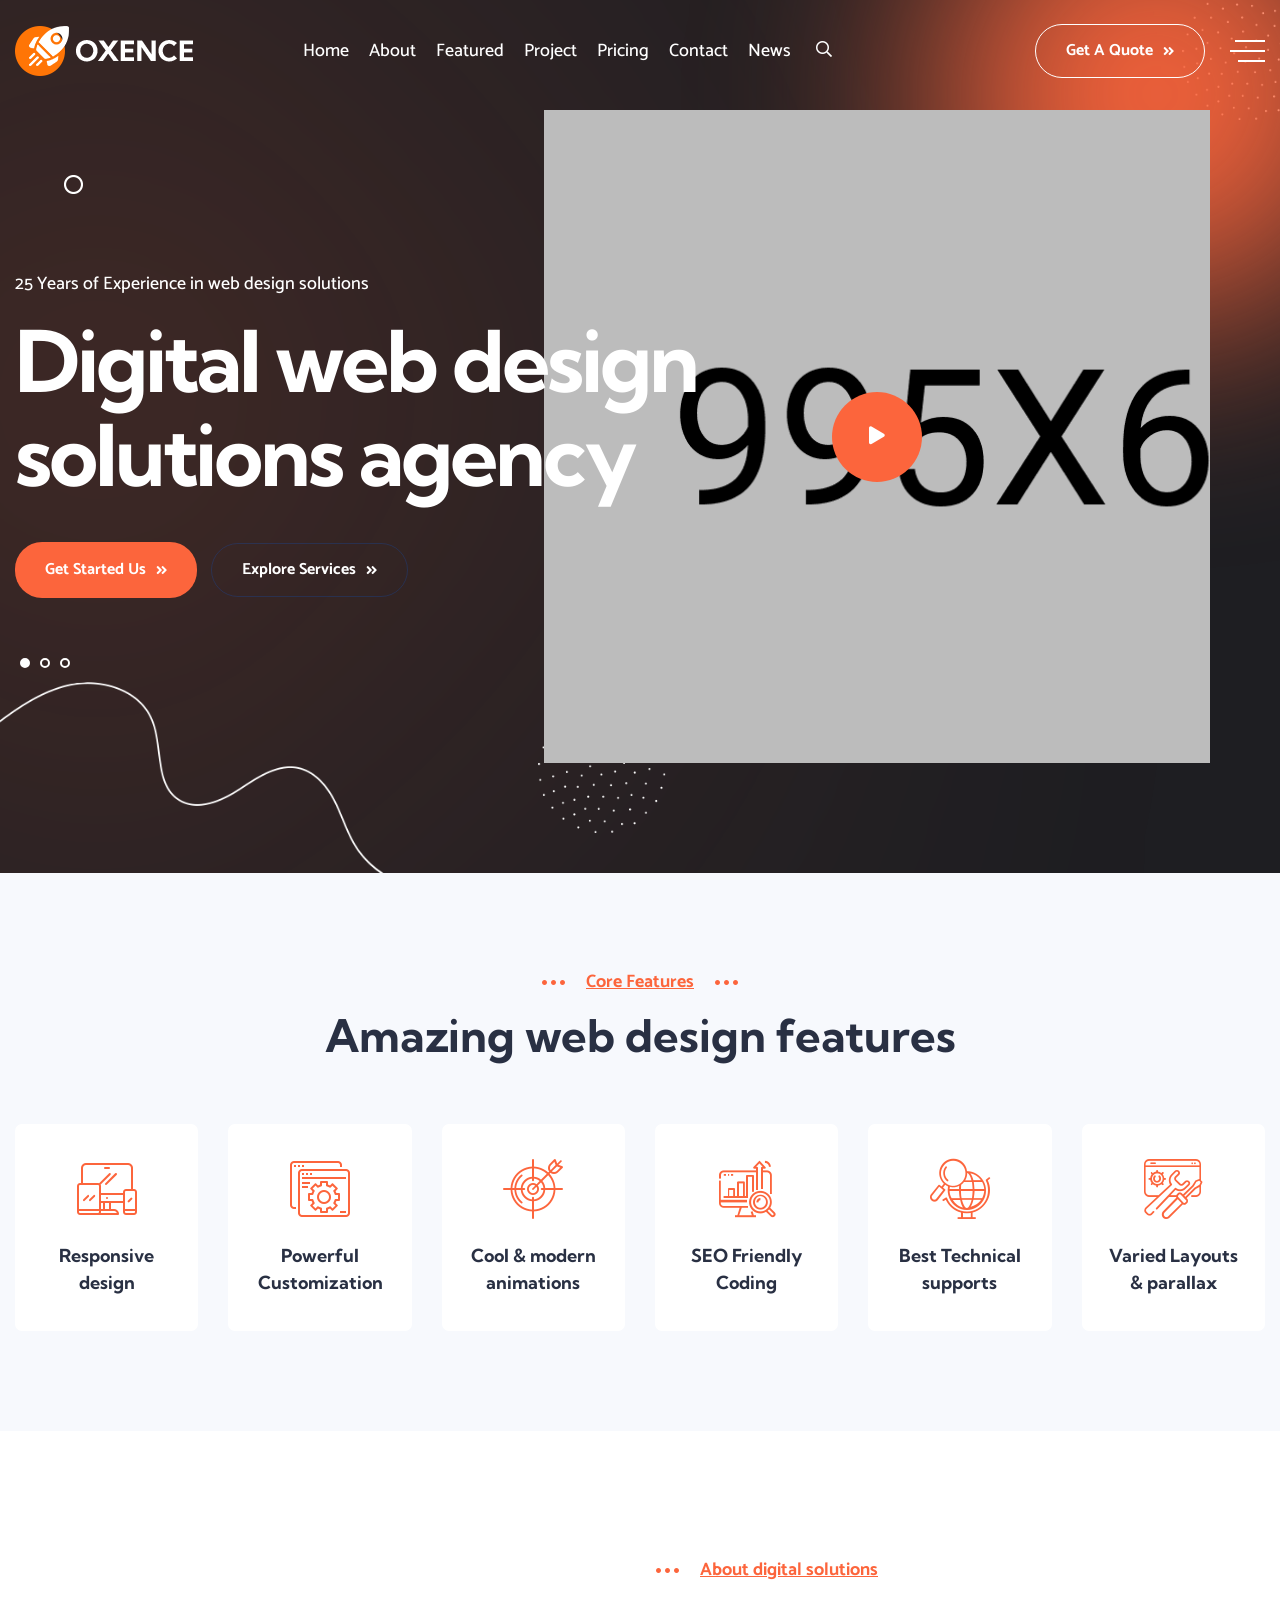
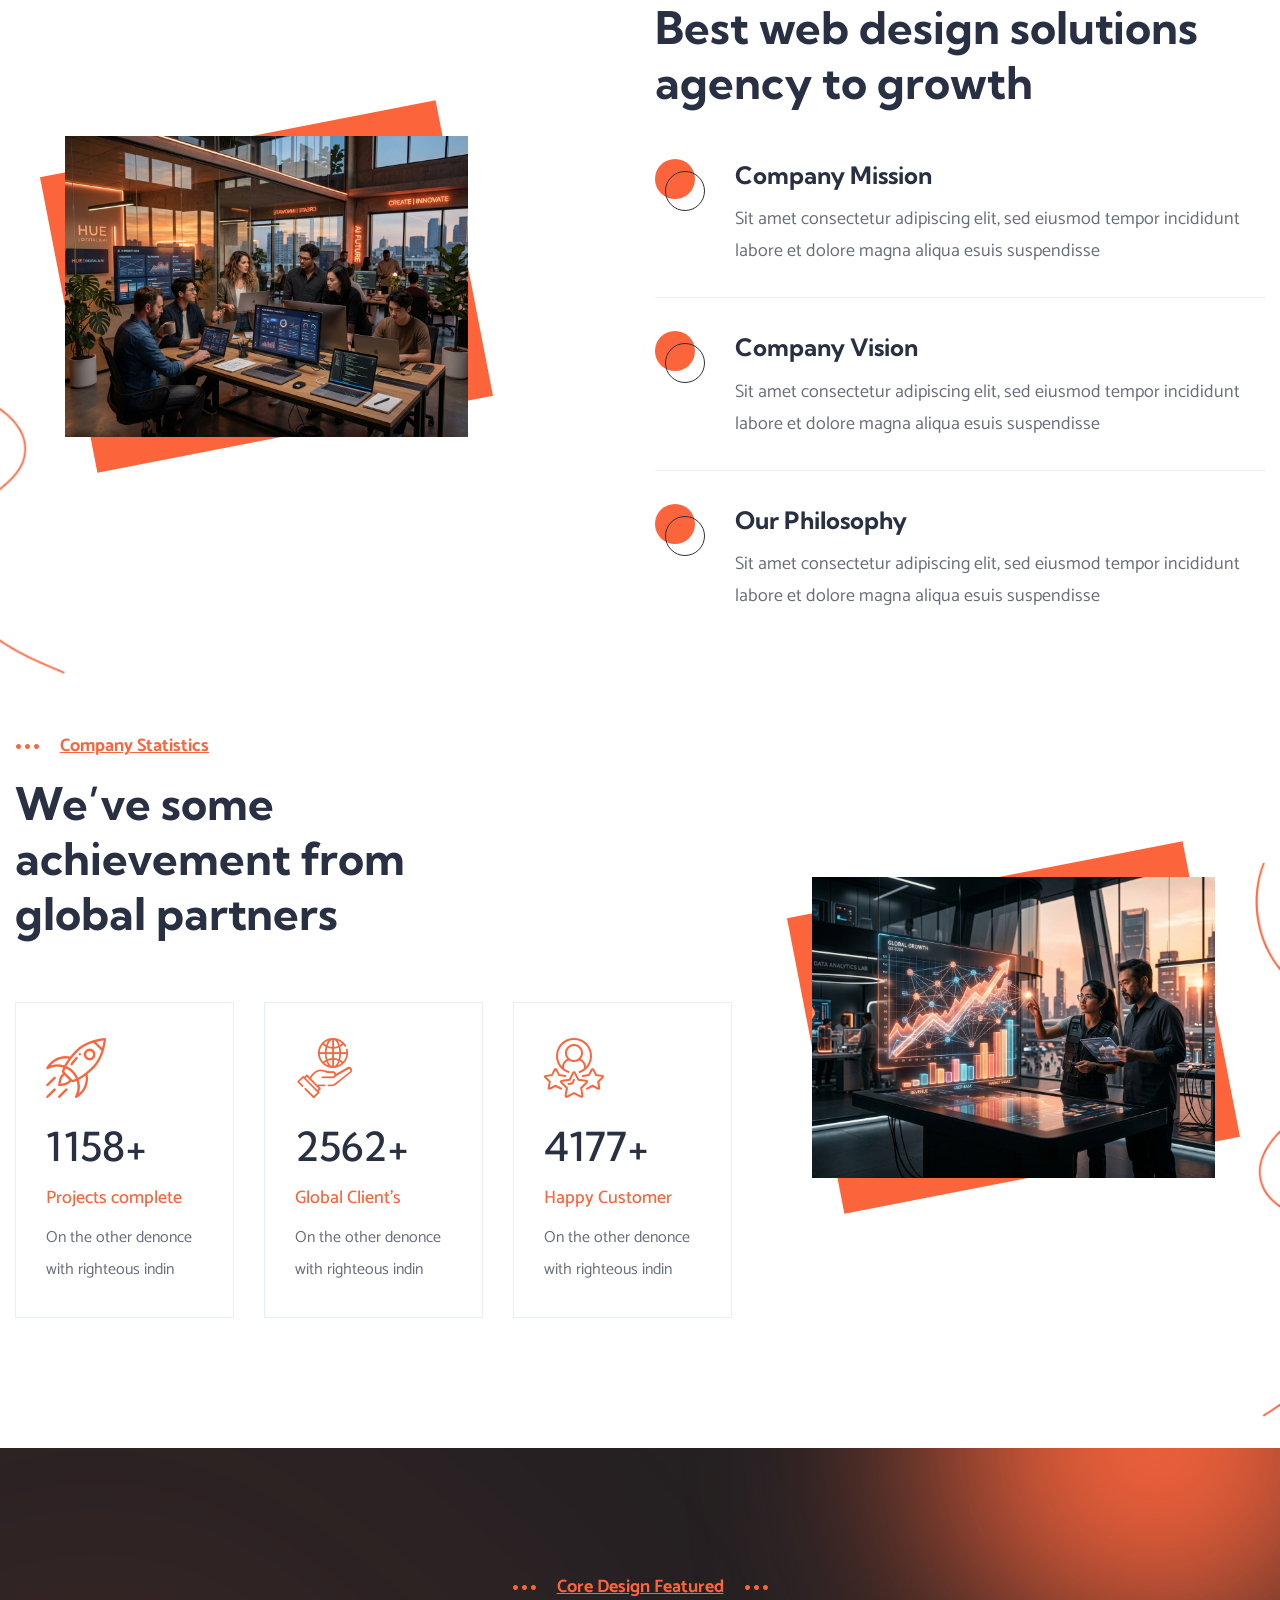
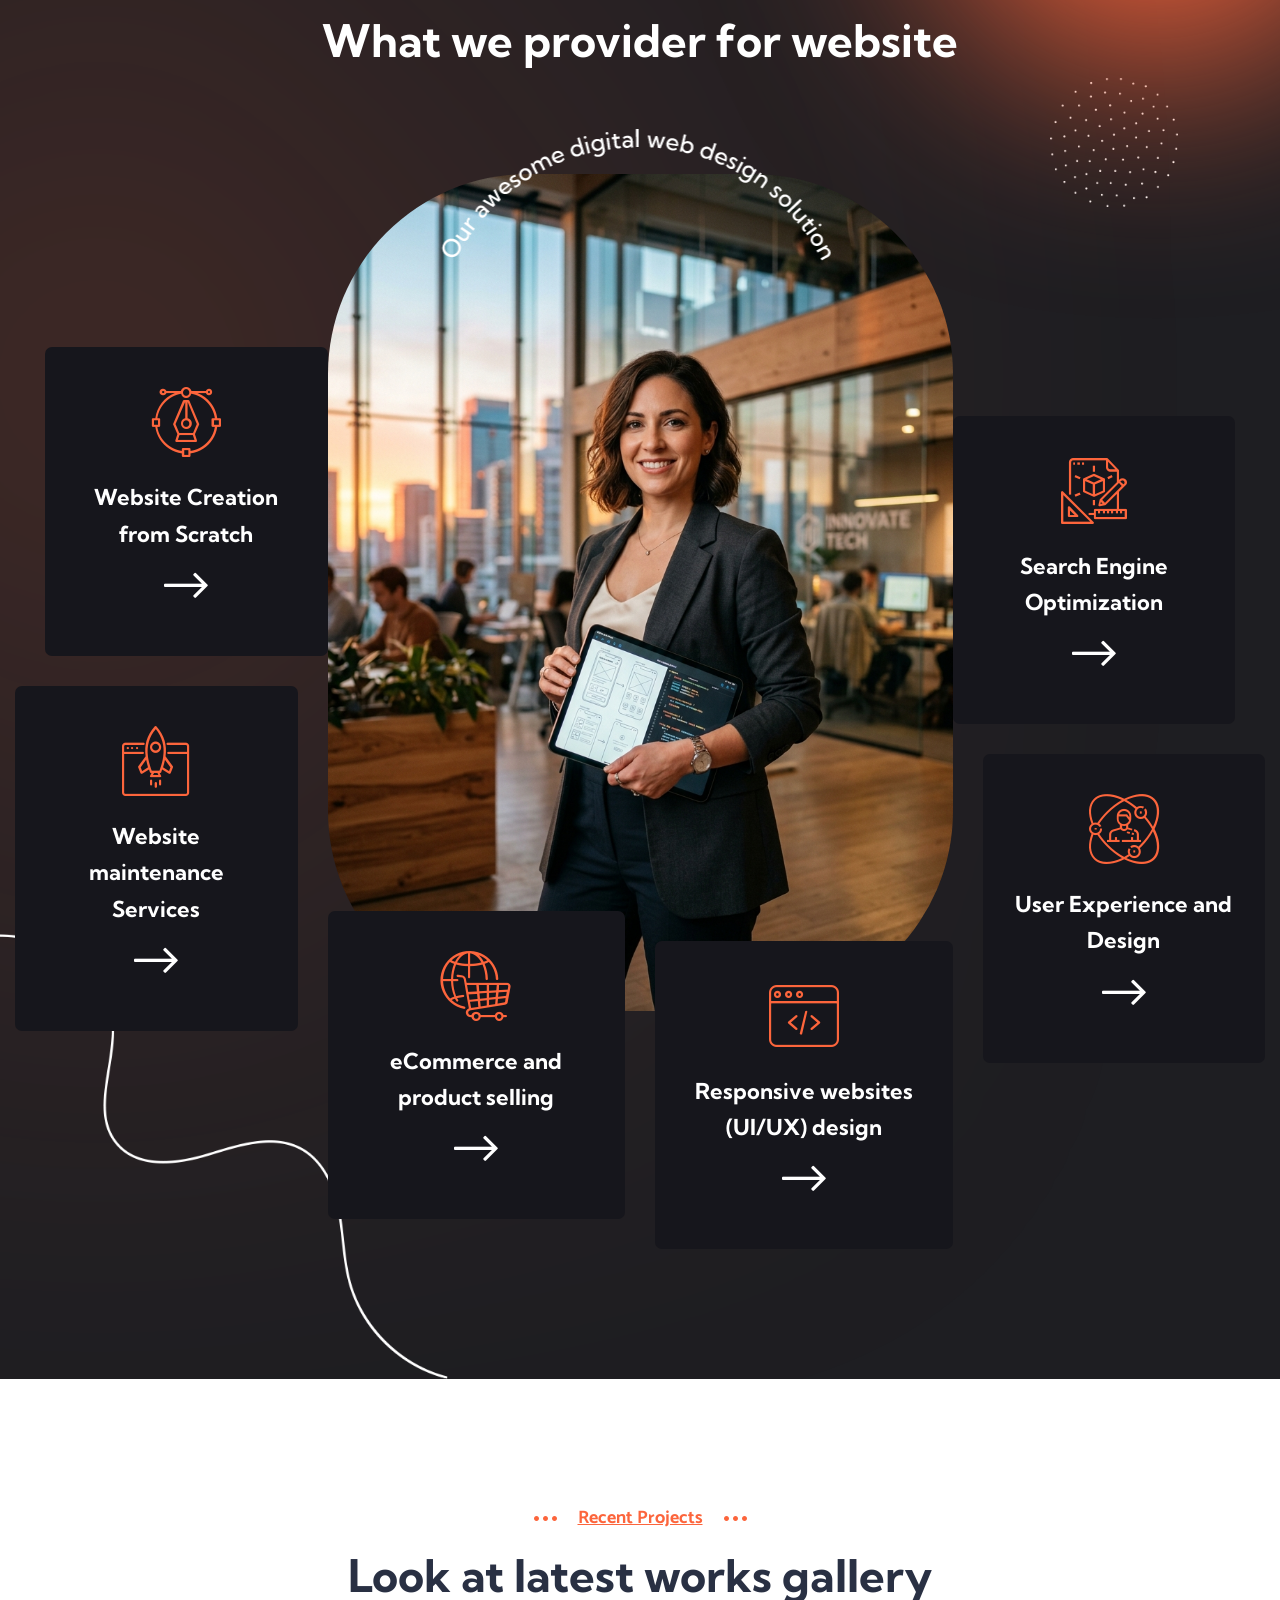
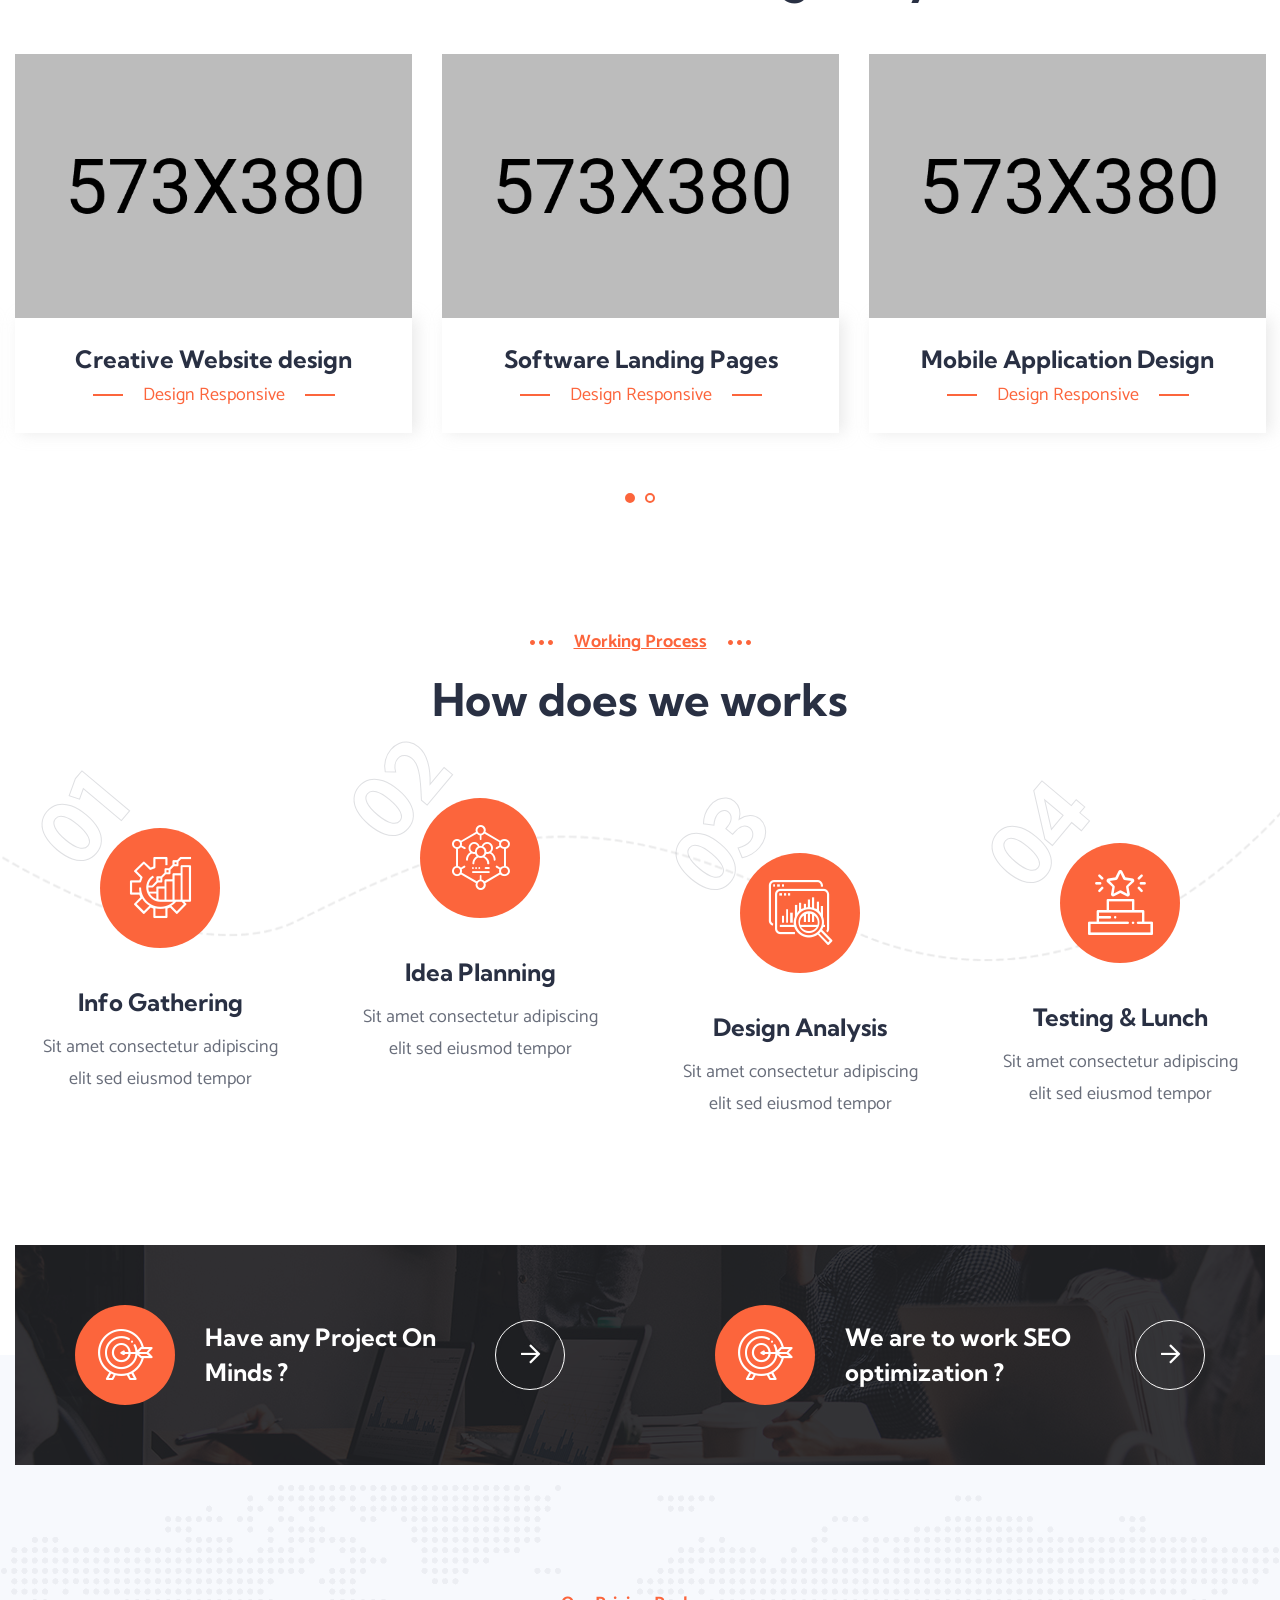
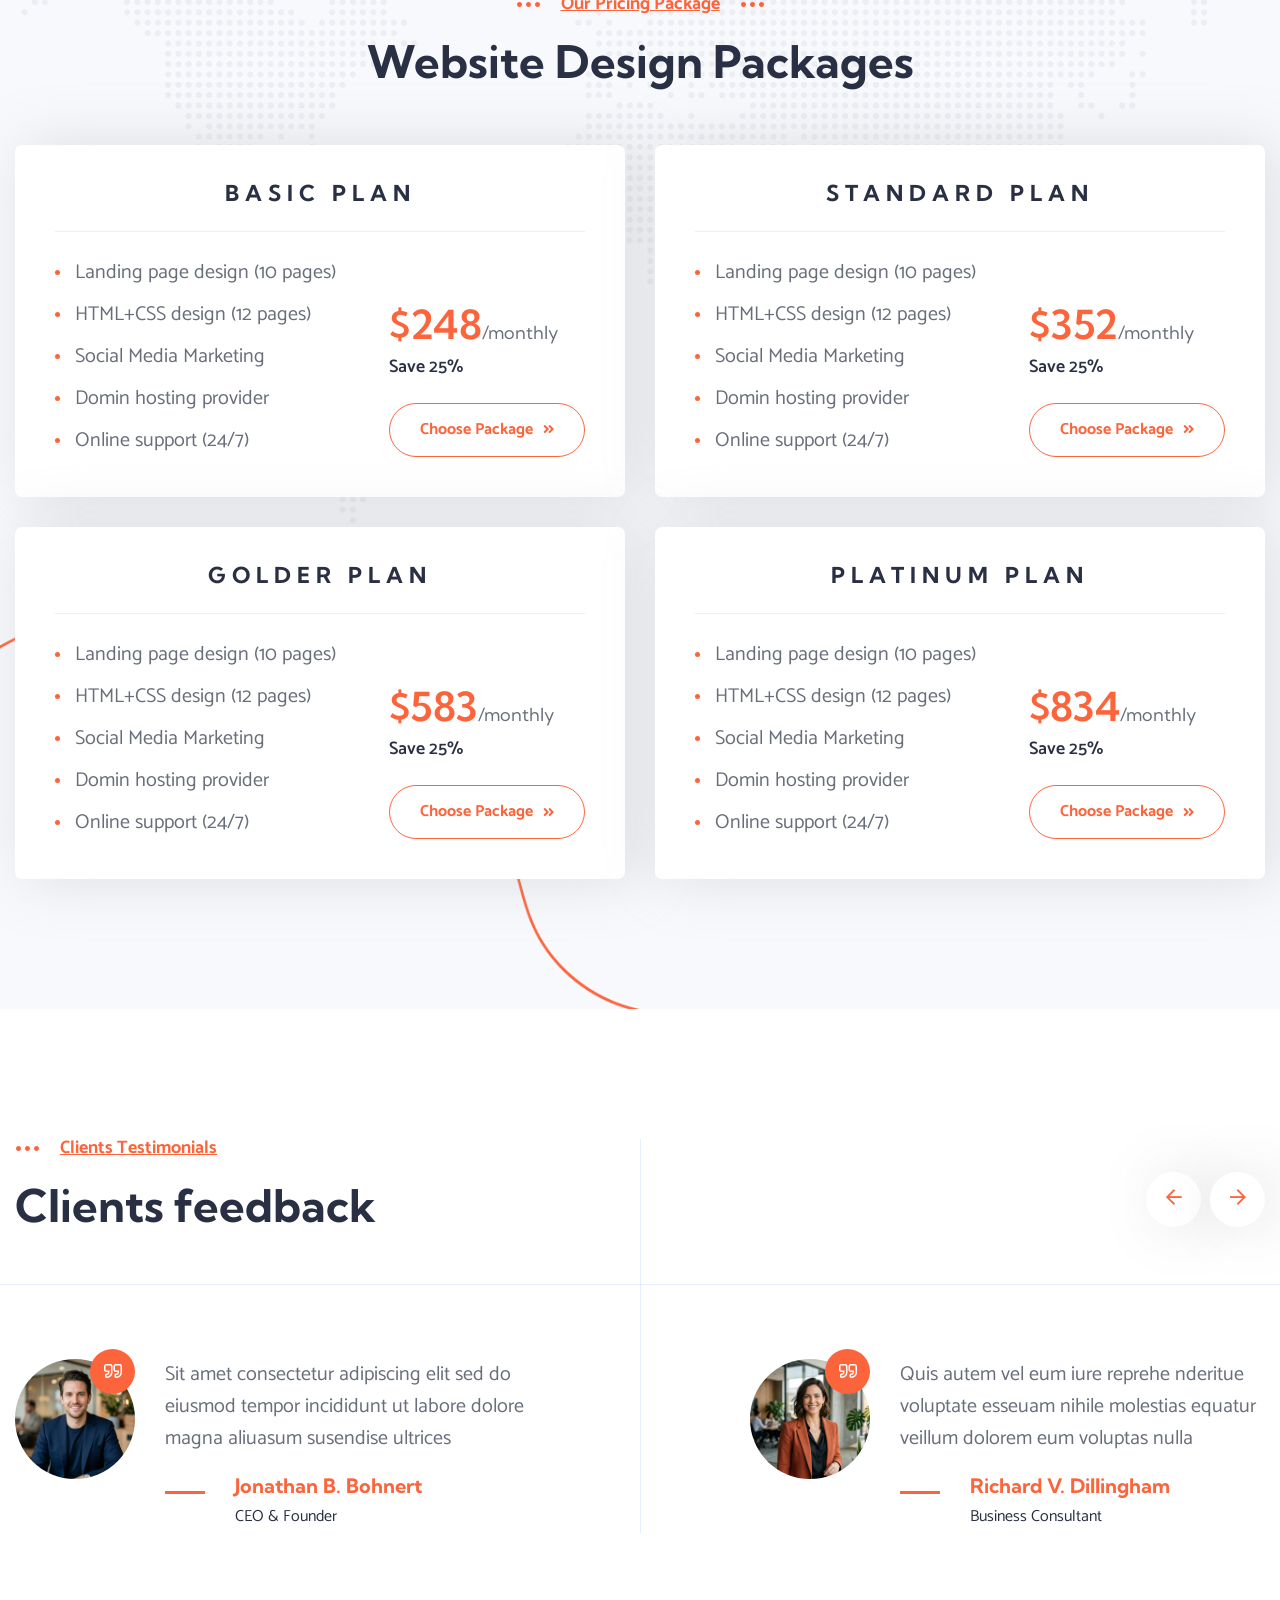
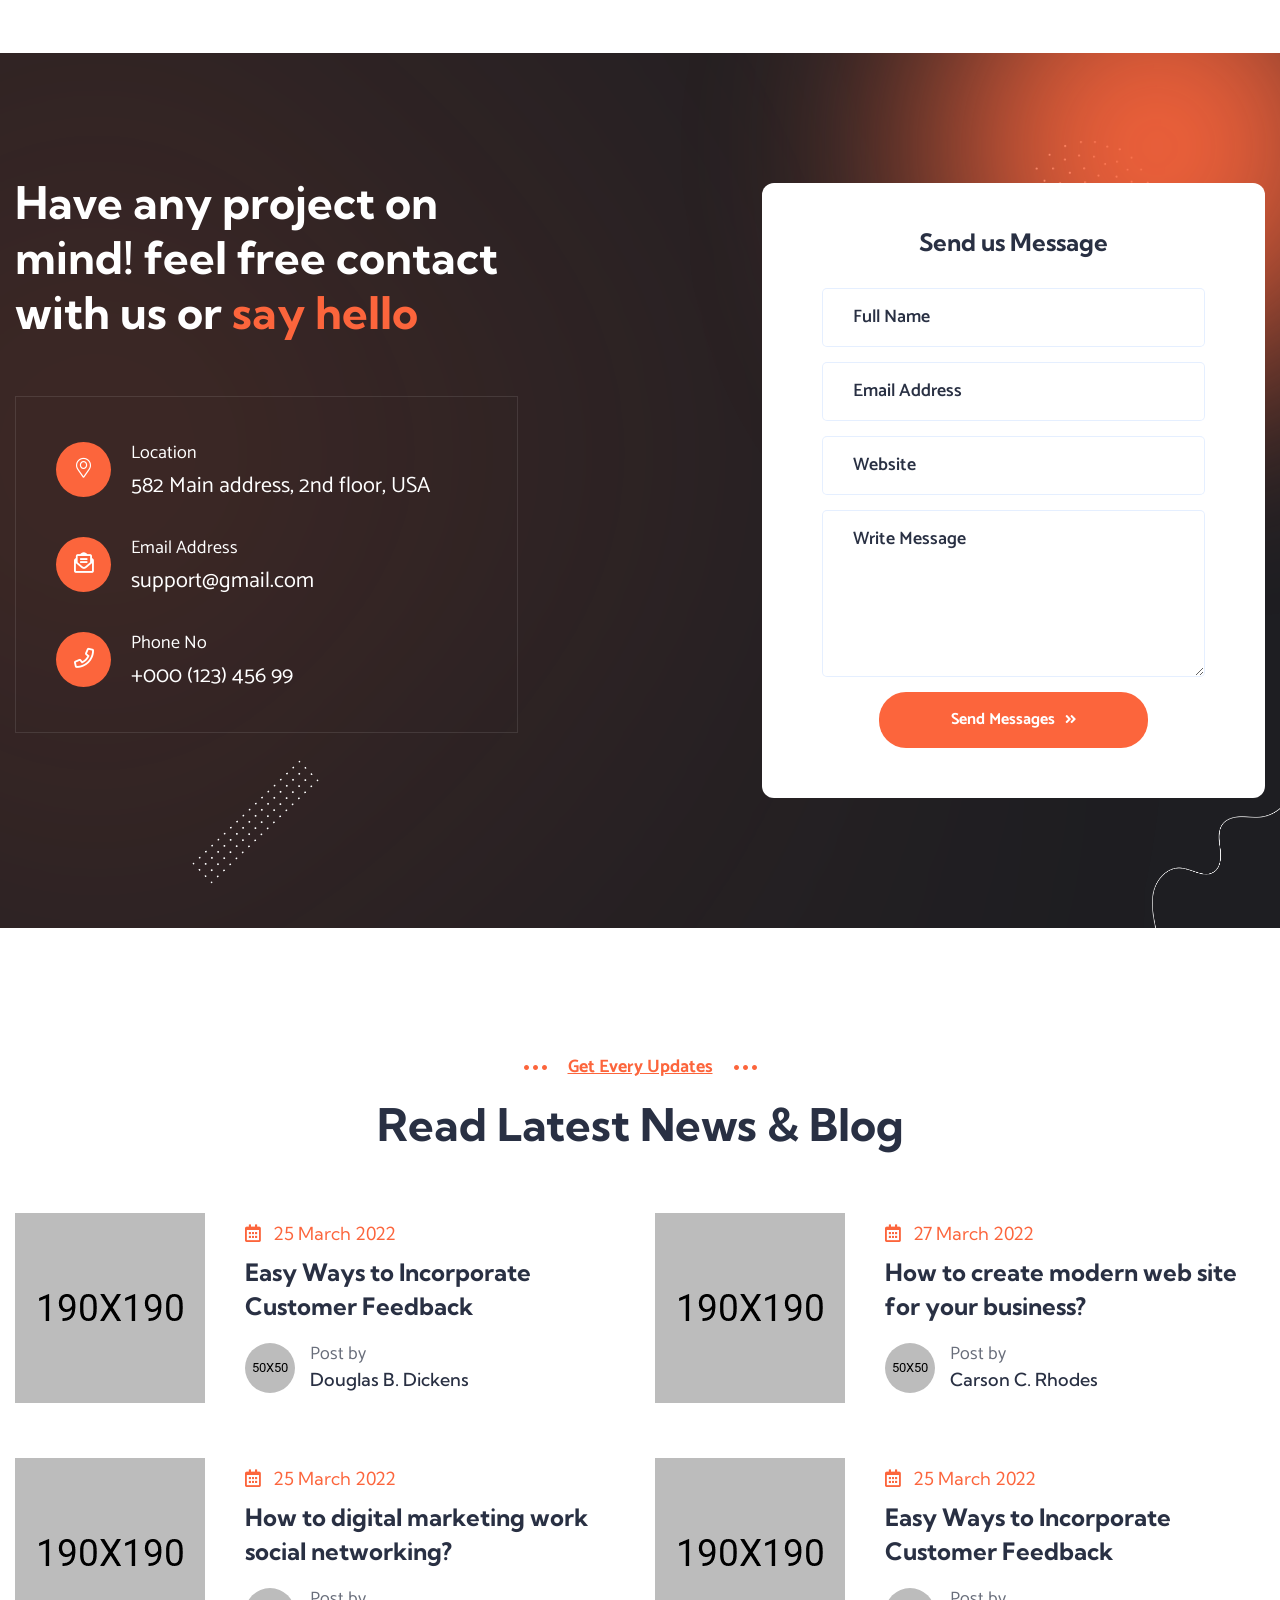
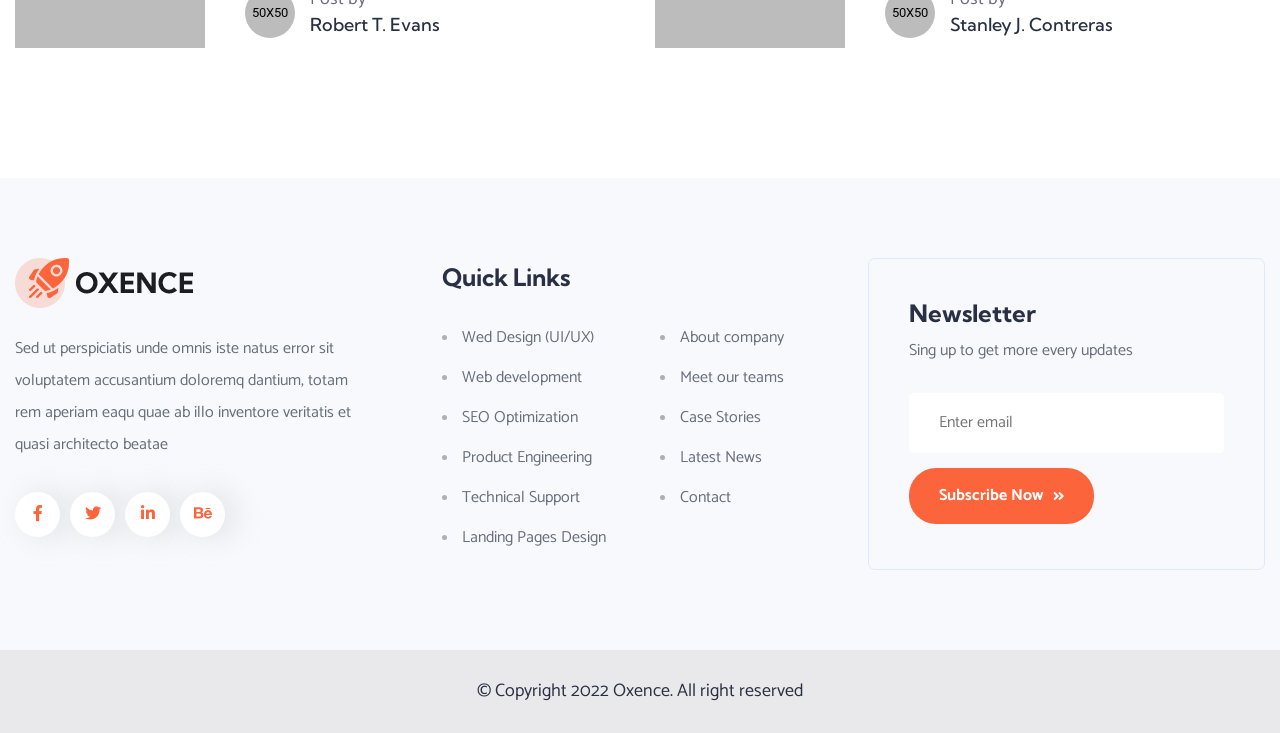
<file: index1-onepage.html>
<!DOCTYPE html>
<html lang="zxx">
<head>
    <!-- Required meta tags -->
    <meta charset="utf-8" />
    <meta name="description" content="" />
    <meta http-equiv="X-UA-Compatible" content="IE=edge">
    <meta name="viewport" content="width=device-width, initial-scale=1, shrink-to-fit=no">

    <!-- Title -->
    <title>Oxence - Web Design Company HTML Template || Home</title>
    <!-- Favicon Icon -->
    <link rel="shortcut icon" href="assets/images/favicon1.png" type="image/x-icon">
    <!-- Google Fonts -->
    <link href="https://fonts.googleapis.com/css2?family=Catamaran:wght@400;500;600&family=Kumbh+Sans:wght@400;500;700&family=Shadows+Into+Light&display=swap" rel="stylesheet">
    
    <!-- Flaticon -->
    <link rel="stylesheet" href="assets/css/flaticon.min.css">
    <!-- Font Awesome -->
    <link rel="stylesheet" href="assets/css/fontawesome-5.14.0.min.css">
    <!-- Bootstrap -->
    <link rel="stylesheet" href="assets/css/bootstrap.min.css">
    <!-- Magnific Popup -->
    <link rel="stylesheet" href="assets/css/magnific-popup.min.css">
    <!-- Nice Select -->
    <link rel="stylesheet" href="assets/css/nice-select.min.css">
    <!-- Type Writer -->
    <link rel="stylesheet" href="assets/css/jquery.animatedheadline.css">
    <!-- Animate -->
    <link rel="stylesheet" href="assets/css/animate.min.css">
    <!-- Slick -->
    <link rel="stylesheet" href="assets/css/slick.min.css">
    <!-- Main Style -->
    <link rel="stylesheet" href="assets/css/style.css">
    
</head>
<body class="home-one">
    <div class="page-wrapper">

        <!-- Preloader -->
        <div class="preloader"></div>

        <!-- main header -->
        <header class="main-header header-two">
            <!--Header-Upper-->
            <div class="header-upper">
                <div class="container clearfix">

                    <div class="header-inner rel d-flex align-items-center">
                        <div class="logo-outer">
                            <div class="logo"><a href="index.html"><img src="assets/images/logos/logo-two.png" alt="Logo" title="Logo"></a></div>
                        </div>

                        <div class="nav-outer clearfix">
                            <!-- Main Menu -->
                            <nav class="main-menu navbar-expand-lg">
                                <div class="navbar-header">
                                   <div class="mobile-logo my-15">
                                       <a href="index.html">
                                            <img src="assets/images/logos/logo-two.png" alt="Logo" title="Logo">
                                       </a>
                                   </div>
                                   
                                    <!-- Toggle Button -->
                                    <button type="button" class="navbar-toggle" data-bs-toggle="collapse" data-bs-target=".navbar-collapse">
                                        <span class="icon-bar"></span>
                                        <span class="icon-bar"></span>
                                        <span class="icon-bar"></span>
                                    </button>
                                </div>

                                <div class="navbar-collapse collapse clearfix">
                                    <ul class="navigation onepage clearfix">
                                        <li><a href="#home">Home</a></li>
                                        <li><a href="#about">about</a></li>
                                        <li><a href="#featured">featured</a></li>
                                        <li><a href="#project">project</a></li>
                                        <li><a href="#pricing">pricing</a></li>
                                        <li><a href="#contact">contact</a></li>
                                        <li><a href="#news">news</a></li>
                                    </ul>
                                </div>

                            </nav>
                            <!-- Main Menu End-->
                        </div>
                        
                        <!-- Nav Search -->
                        <div class="nav-search py-15">
                            <button class="far fa-search"></button>
                            <form action="#" class="hide">
                                <input type="text" placeholder="Search" class="searchbox" required="">
                                <button type="submit" class="searchbutton far fa-search"></button>
                            </form>
                        </div>
                        
                        <!-- Menu Button -->
                        <div class="menu-btns">
                           <a href="contact.html" class="theme-btn style-three">Get a Quote <i class="fas fa-angle-double-right"></i></a>
                           
                            <!-- menu sidbar -->
                            <div class="menu-sidebar">
                                <button>
                                    <span class="icon-bar"></span>
                                    <span class="icon-bar"></span>
                                    <span class="icon-bar"></span>
                                </button>
                            </div>
                        </div>
                    </div>
                </div>
            </div>
            <!--End Header Upper-->
        </header>
       
       
        <!--Form Back Drop-->
        <div class="form-back-drop"></div>
        
        <!-- Hidden Sidebar -->
        <section class="hidden-bar">
            <div class="inner-box text-center">
                <div class="cross-icon"><span class="fa fa-times"></span></div>
                <div class="title">
                    <h4>Get Appointment</h4>
                </div>

                <!--Appointment Form-->
                <div class="appointment-form">
                    <form method="post" action="contact.html">
                        <div class="form-group">
                            <input type="text" name="text" value="" placeholder="Name" required>
                        </div>
                        <div class="form-group">
                            <input type="email" name="email" value="" placeholder="Email Address" required>
                        </div>
                        <div class="form-group">
                            <textarea placeholder="Message" rows="5"></textarea>
                        </div>
                        <div class="form-group">
                            <button type="submit" class="theme-btn">Submit now</button>
                        </div>
                    </form>
                </div>

                <!--Social Icons-->
                <div class="social-style-one">
                    <a href="#"><i class="fab fa-twitter"></i></a>
                    <a href="#"><i class="fab fa-facebook-f"></i></a>
                    <a href="#"><i class="fab fa-instagram"></i></a>
                    <a href="#"><i class="fab fa-pinterest-p"></i></a>
                </div>
            </div>
        </section>
        <!--End Hidden Sidebar -->
       
        
        <!-- Slider Section Start -->
        <section id="home" class="main-slider-area bgc-black-with-lighting rel z-1">
           <div class="main-slider-active">
                <div class="slider-item">
                    <div class="container">
                        <div class="slider-content">
                            <span class="sub-title">25 Years of Experience in web design solutions</span>
                            <h1>Digital web design solutions agency</h1>
                            <div class="slider-btns">
                                <a href="contact.html" class="theme-btn">Get Started Us <i class="fas fa-angle-double-right"></i></a>
                                <a href="services.html" class="theme-btn style-three">Explore Services <i class="fas fa-angle-double-right"></i></a>
                            </div>
                        </div>
                    </div>
                    <div class="slider-video" style="background-image: url(assets/images/slider/slide1.jpg);">
                        <a href="https://www.youtube.com/watch?v=9Y7ma241N8k" class="mfp-iframe video-play"><i class="fas fa-play"></i></a>
                        <span class="video-title cd-headline clip">
                            <span class="cd-words-wrapper">
                                <b class="is-visible">Web Design</b>
                                <b>Development</b>
                            </span>
                        </span>
                    </div>
                </div>
                <div class="slider-item">
                    <div class="container">
                        <div class="slider-content">
                            <span class="sub-title">25 Years of Experience in web design solutions</span>
                            <h1>Digital web design solutions agency</h1>
                            <div class="slider-btns">
                                <a href="contact.html" class="theme-btn">Get Started Us <i class="fas fa-angle-double-right"></i></a>
                                <a href="services.html" class="theme-btn style-three">Explore Services <i class="fas fa-angle-double-right"></i></a>
                            </div>
                        </div>
                    </div>
                    <div class="slider-video" style="background-image: url(assets/images/slider/slide2.jpg);">
                        <a href="https://www.youtube.com/watch?v=9Y7ma241N8k" class="mfp-iframe video-play"><i class="fas fa-play"></i></a>
                        <span class="video-title cd-headline clip">
                            <span class="cd-words-wrapper">
                                <b class="is-visible">Web Design</b>
                                <b>Development</b>
                            </span>
                        </span>
                    </div>
                </div>
                <div class="slider-item">
                    <div class="container">
                        <div class="slider-content">
                            <span class="sub-title">25 Years of Experience in web design solutions</span>
                            <h1>Digital web design solutions agency</h1>
                            <div class="slider-btns">
                                <a href="contact.html" class="theme-btn">Get Started Us <i class="fas fa-angle-double-right"></i></a>
                                <a href="services.html" class="theme-btn style-three">Explore Services <i class="fas fa-angle-double-right"></i></a>
                            </div>
                        </div>
                    </div>
                    <div class="slider-video" style="background-image: url(assets/images/slider/slide1.jpg);">
                        <a href="https://www.youtube.com/watch?v=9Y7ma241N8k" class="mfp-iframe video-play"><i class="fas fa-play"></i></a>
                        <span class="video-title cd-headline clip">
                            <span class="cd-words-wrapper">
                                <b class="is-visible">Web Design</b>
                                <b>Development</b>
                            </span>
                        </span>
                    </div>
                </div>
           </div>
           <div class="container"><div class="main-slider-dots"></div></div>
           <div class="slider-shapes">
               <img class="shape dots one" src="assets/images/shapes/slider-dots.png" alt="Shape">
               <img class="shape dots two" src="assets/images/shapes/slider-dots.png" alt="Shape">
               <img class="shape wave-line" src="assets/images/shapes/slider-wave-line.png" alt="Shape">
               <img class="shape circle" src="assets/images/shapes/slider-circle.png" alt="Shape">
           </div>
        </section>
        <!-- Slider Section End -->
        
        
        <!-- Core Feature start -->
        <section class="feature-area-five bgc-lighter pt-100 pb-70">
            <div class="container">
                <div class="section-title text-center mb-60 wow fadeInUp delay-0-2s">
                    <span class="sub-title mb-10">Core Features</span>
                    <h2>Amazing web design features</h2>
                </div>
                <div class="row row-cols-xl-6 row-cols-lg-4 row-cols-md-3 row-cols-sm-2 row-cols-1 justify-content-center">
                    <div class="col wow fadeInUp delay-0-2s">
                        <div class="feature-item-five">
                            <i class="flaticon-responsive"></i>
                            <h5><a href="service-details.html">Responsive design</a></h5>
                        </div>
                    </div>
                    <div class="col wow fadeInUp delay-0-3s">
                        <div class="feature-item-five">
                            <i class="flaticon-feature"></i>
                            <h5><a href="service-details.html">Powerful Customization</a></h5>
                        </div>
                    </div>
                    <div class="col wow fadeInUp delay-0-4s">
                        <div class="feature-item-five">
                            <i class="flaticon-aim"></i>
                            <h5><a href="service-details.html">Cool & modern animations</a></h5>
                        </div>
                    </div>
                    <div class="col wow fadeInUp delay-0-5s">
                        <div class="feature-item-five">
                            <i class="flaticon-seo"></i>
                            <h5><a href="service-details.html">SEO Friendly Coding</a></h5>
                        </div>
                    </div>
                    <div class="col wow fadeInUp delay-0-6s">
                        <div class="feature-item-five">
                            <i class="flaticon-search-location"></i>
                            <h5><a href="service-details.html">Best Technical supports</a></h5>
                        </div>
                    </div>
                    <div class="col wow fadeInUp delay-0-7s">
                        <div class="feature-item-five">
                            <i class="flaticon-settings"></i>
                            <h5><a href="service-details.html">Varied Layouts & parallax</a></h5>
                        </div>
                    </div>
                </div>
            </div>
        </section>
        <!-- Core Feature end -->

       
        <!-- About Us Area start -->
        <section id="about" class="about-area-one pt-130 pb-125 rel z-1">
            <div class="container">
                <div class="row justify-content-between align-items-center">
                    <div class="col-lg-5">
                        <div class="about-image-one bg-squire-shape rmb-85 wow fadeInUp delay-0-2s">
                            <img src="assets/images/about/about-one.jpg" alt="About us">
                            <img class="image-left" src="assets/images/shapes/image-left.png" alt="shape">
                        </div>
                    </div>
                    <div class="col-xl-6 col-lg-7">
                        <div class="about-content-one wow fadeInUp delay-0-4s">
                            <div class="section-title mb-45">
                                <span class="sub-title mb-15">About digital solutions</span>
                                <h2>Best web design solutions agency to growth</h2>
                            </div>
                            <ul class="list-style-one">
                                <li>
                                    <div class="content">
                                        <h4>Company Mission</h4>
                                        <p>Sit amet consectetur adipiscing elit, sed eiusmod tempor incididunt labore et dolore magna aliqua esuis suspendisse</p>
                                    </div>
                                </li>
                                <li>
                                    <div class="content">
                                        <h4>Company Vision</h4>
                                        <p>Sit amet consectetur adipiscing elit, sed eiusmod tempor incididunt labore et dolore magna aliqua esuis suspendisse</p>
                                    </div>
                                </li>
                                <li>
                                    <div class="content">
                                        <h4>Our Philosophy</h4>
                                        <p>Sit amet consectetur adipiscing elit, sed eiusmod tempor incididunt labore et dolore magna aliqua esuis suspendisse</p>
                                    </div>
                                </li>
                            </ul>
                        </div>
                    </div>
                </div>
            </div>
        </section>
        <!-- About Us Area end -->
        
        
        <!-- Statistics Three Area start -->
        <section class="statistics-area-three bgs-cover pb-100 rel z-1">
            <div class="container">
                <div class="row justify-content-between align-items-center">
                    <div class="col-lg-7">
                        <div class="statistics-three-content rmb-65 wow fadeInRight delay-0-2s">
                            <div class="row justify-content-center justify-content-xl-start">
                                <div class="col-xl-9">
                                    <div class="section-title mb-60">
                                        <span class="sub-title mb-15">Company Statistics</span>
                                        <h2>We’ve some achievement from global partners</h2>
                                    </div>
                                </div>
                                <div class="col-xl-4 col-lg-6 col-md-4 col-sm-6">
                                    <div class="counter-item style-two counter-text-wrap wow fadeInRight delay-0-3s">
                                        <i class="flaticon-startup"></i>
                                        <span class="count-text" data-speed="3000" data-stop="2365">0</span>
                                        <span class="counter-title">Projects complete</span>
                                        <p>On the other denonce with righteous indin</p>
                                    </div>
                                </div>
                                <div class="col-xl-4 col-lg-6 col-md-4 col-sm-6">
                                    <div class="counter-item style-two counter-text-wrap wow fadeInRight delay-0-5s">
                                        <i class="flaticon-global"></i>
                                        <span class="count-text" data-speed="3000" data-stop="5234">0</span>
                                        <span class="counter-title">Global Client’s</span>
                                        <p>On the other denonce with righteous indin</p>
                                    </div>
                                </div>
                                <div class="col-xl-4 col-lg-6 col-md-4 col-sm-6">
                                    <div class="counter-item style-two counter-text-wrap wow fadeInRight delay-0-7s">
                                        <i class="flaticon-rating"></i>
                                        <span class="count-text" data-speed="3000" data-stop="8532">0</span>
                                        <span class="counter-title">Happy Customer</span>
                                        <p>On the other denonce with righteous indin</p>
                                    </div>
                                </div>
                            </div>
                        </div>
                    </div>
                    <div class="col-lg-5">
                        <div class="statistics-three-image bg-squire-shape mb-30 wow fadeInLeft delay-0-3s">
                            <img src="assets/images/about/statictics.jpg" alt="Statictics">
                            <img class="image-right" src="assets/images/shapes/image-right.png" alt="shape">
                        </div>
                    </div>
                </div>
            </div>
        </section>
        <!-- Statistics Three Area end -->
        
        
        <!-- Design Featured Start -->
        <section id="featured" class="design-feature-area overflow-hidden pt-130 pb-100 text-white bgc-black-with-lighting rel z-1">
           <div class="container">
               <div class="section-title text-center mb-60 wow fadeInUp delay-0-2s">
                    <span class="sub-title mb-10">Core Design Featured</span>
                    <h2>What we provider for website</h2>
                </div>
               <div class="row no-gap align-items-center">
                   <div class="col-lg-3">
                        <div class="feature-left">
                           <div class="row">
                                <div class="col-lg-12 col-sm-6">
                                    <div class="service-item style-three wow fadeInRight delay-0-2s">
                                        <div class="icon"><i class="flaticon-design"></i></div>
                                        <div class="content">
                                            <h4><a href="service-details.html">Website Creation from Scratch</a></h4>
                                            <a class="more-btn" href="service-details.html"><i class="fal fa-long-arrow-right"></i></a>
                                        </div>
                                    </div>
                                </div>
                                <div class="col-lg-12 col-sm-6">
                                    <div class="service-item style-three wow fadeInRight delay-0-3s">
                                        <div class="icon"><i class="flaticon-web-page"></i></div>
                                        <div class="content">
                                            <h4><a href="service-details.html">Website maintenance Services</a></h4>
                                            <a class="more-btn" href="service-details.html"><i class="fal fa-long-arrow-right"></i></a>
                                        </div>
                                    </div>
                                </div>
                            </div>
                        </div>
                   </div>
                   <div class="col-lg-6">
                        <div class="feature-middle rmt-30">
                            <div class="image wow fadeInUp delay-0-2s">
                                <img class="circle-text" src="assets/images/shapes/feature-image-top.png" alt="Text">
                                <img class="round" src="assets/images/features/feature-middle.png" alt="Feature Middle">
                            </div>
                            <div class="row">
                                <div class="col-sm-6">
                                    <div class="service-item style-three wow fadeInUp delay-0-3s">
                                        <div class="icon"><i class="flaticon-online"></i></div>
                                        <div class="content">
                                            <h4><a href="service-details.html">eCommerce and product selling</a></h4>
                                            <a class="more-btn" href="service-details.html"><i class="fal fa-long-arrow-right"></i></a>
                                        </div>
                                    </div>
                                </div>
                                <div class="col-sm-6">
                                    <div class="service-item style-three mt-30 wow fadeInUp delay-0-4s">
                                        <div class="icon"><i class="flaticon-web-programming"></i></div>
                                        <div class="content">
                                            <h4><a href="service-details.html">Responsive websites (UI/UX) design</a></h4>
                                            <a class="more-btn" href="service-details.html"><i class="fal fa-long-arrow-right"></i></a>
                                        </div>
                                    </div>
                                </div>
                            </div>
                        </div>
                   </div>
                   <div class="col-lg-3">
                       <div class="feature-right">
                           <div class="row">
                                <div class="col-lg-12 col-sm-6">
                                    <div class="service-item style-three mt-100 wow fadeInLeft delay-0-2s">
                                        <div class="icon"><i class="flaticon-graphic-design"></i></div>
                                        <div class="content">
                                            <h4><a href="service-details.html">Search Engine Optimization</a></h4>
                                            <a class="more-btn" href="service-details.html"><i class="fal fa-long-arrow-right"></i></a>
                                        </div>
                                    </div>
                                </div>
                                <div class="col-lg-12 col-sm-6">
                                    <div class="service-item style-three wow fadeInLeft delay-0-3s">
                                        <div class="icon"><i class="flaticon-user-experience"></i></div>
                                        <div class="content">
                                            <h4><a href="service-details.html">User Experience and Design</a></h4>
                                            <a class="more-btn" href="service-details.html"><i class="fal fa-long-arrow-right"></i></a>
                                        </div>
                                    </div>
                                </div>
                            </div>
                        </div>
                   </div>
               </div>
           </div>
           <div class="design-feature-shapes">
               <img class="shape dots" src="assets/images/shapes/slider-dots.png" alt="Shape">
               <img class="shape wave-line" src="assets/images/shapes/feature-wave-line.png" alt="Shape">
           </div>
        </section>
        <!-- Design Featured End -->

        
        <!-- Project Area start -->
        <section id="project" class="project-area-three py-130 rel z-1">
            <div class="container">
                <div class="row justify-content-center">
                    <div class="col-lg10">
                        <div class="section-title text-center mb-50 wow fadeInUp delay-0-2s">
                            <span class="sub-title mb-15">Recent Projects</span>
                            <h2>Look at latest works gallery</h2>
                        </div>
                    </div>
                </div>
            </div>
            <div class="project-three-active">
                <div class="project-item style-two wow fadeInUp delay-0-2s">
                    <div class="project-iamge">
                        <img src="assets/images/projects/project-three1.jpg" alt="Project">
                        <div class="project-over">
                            <a class="details-btn" href="project-details.html"><i class="far fa-arrow-right"></i></a>
                        </div>
                    </div>
                    <div class="project-content">
                        <h4><a href="project-details.html">Creative Website design</a></h4>
                        <span class="category">Design Responsive</span>
                    </div>
                </div>
                <div class="project-item style-two wow fadeInUp delay-0-4s">
                    <div class="project-iamge">
                        <img src="assets/images/projects/project-three2.jpg" alt="Project">
                        <div class="project-over">
                            <a class="details-btn" href="project-details.html"><i class="far fa-arrow-right"></i></a>
                        </div>
                    </div>
                    <div class="project-content">
                        <h4><a href="project-details.html">Software Landing Pages</a></h4>
                        <span class="category">Design Responsive</span>
                    </div>
                </div>
                <div class="project-item style-two wow fadeInUp delay-0-6s">
                    <div class="project-iamge">
                        <img src="assets/images/projects/project-three3.jpg" alt="Project">
                        <div class="project-over">
                            <a class="details-btn" href="project-details.html"><i class="far fa-arrow-right"></i></a>
                        </div>
                    </div>
                    <div class="project-content">
                        <h4><a href="project-details.html">Mobile Application Design</a></h4>
                        <span class="category">Design Responsive</span>
                    </div>
                </div>
                <div class="project-item style-two wow fadeInUp delay-0-8s">
                    <div class="project-iamge">
                        <img src="assets/images/projects/project-three2.jpg" alt="Project">
                        <div class="project-over">
                            <a class="details-btn" href="project-details.html"><i class="far fa-arrow-right"></i></a>
                        </div>
                    </div>
                    <div class="project-content">
                        <h4><a href="project-details.html">Software Landing Pages</a></h4>
                        <span class="category">Design Responsive</span>
                    </div>
                </div>
            </div>
        </section>
        <!-- Project Area end -->

       
        <!-- Working Process Area start -->
        <section class="work-process-area pb-95 rel z-1">
            <div class="container">
                <div class="row justify-content-center">
                    <div class="col-lg-10">
                        <div class="section-title text-center mb-55 wow fadeInUp delay-0-2s">
                            <span class="sub-title mb-15">Working Process</span>
                            <h2>How does we works</h2>
                        </div>
                    </div>
                </div>
                <div class="work-process-wrap rel z-1">
                    <div class="row justify-content-between">
                        <div class="col-xl-3 col-lg-5 col-sm-6">
                            <div class="work-process-item mt-30 wow fadeInUp delay-0-2s">
                                <div class="icon">
                                    <span class="number">01</span>
                                    <i class="flaticon-optimization"></i>
                                </div>
                                <h4>Info Gathering</h4>
                                <p>Sit amet consectetur adipiscing elit sed eiusmod tempor</p>
                            </div>
                        </div>
                        <div class="col-xl-3 col-lg-5 col-sm-6">
                            <div class="work-process-item wow fadeInUp delay-0-4s">
                                <div class="icon">
                                    <span class="number">02</span>
                                    <i class="flaticon-link"></i>
                                </div>
                                <h4>Idea Planning</h4>
                                <p>Sit amet consectetur adipiscing elit sed eiusmod tempor</p>
                            </div>
                        </div>
                        <div class="col-xl-3 col-lg-5 col-sm-6">
                            <div class="work-process-item mt-55 wow fadeInUp delay-0-6s">
                                <div class="icon">
                                    <span class="number">03</span>
                                    <i class="flaticon-data"></i>
                                </div>
                                <h4>Design Analysis</h4>
                                <p>Sit amet consectetur adipiscing elit sed eiusmod tempor</p>
                            </div>
                        </div>
                        <div class="col-xl-3 col-lg-5 col-sm-6">
                            <div class="work-process-item mt-45 wow fadeInUp delay-0-8s">
                                <div class="icon">
                                    <span class="number">04</span>
                                    <i class="flaticon-star"></i>
                                </div>
                                <h4>Testing & Lunch</h4>
                                <p>Sit amet consectetur adipiscing elit sed eiusmod tempor</p>
                            </div>
                        </div>
                    </div>
                    <div class="work-process-shape">
                        <img src="assets/images/shapes/worp-process-step.png" alt="Shape">
                    </div>
                </div>
            </div>
        </section>
        <!-- Working Process Area end -->
        
        
        <!-- CTA Area start -->
        <section class="call-to-action-area rel z-2">
            <div class="container">
                <div class="cta-inner bgs-cover" style="background-image: url(assets/images/background/cta-bg.jpg);">
                    <div class="row">
                        <div class="col-xl-6">
                            <div class="cta-item wow fadeInLeft delay-0-2s">
                                <div class="icon"><i class="flaticon-target"></i></div>
                                <h4>Have any Project On Minds ?</h4>
                                <a href="contact.html" class="details-btn"><i class="far fa-arrow-right"></i></a>
                            </div>
                        </div>
                        <div class="col-xl-6">
                            <div class="cta-item wow fadeInRight delay-0-2s">
                                <div class="icon"><i class="flaticon-target"></i></div>
                                <h4>We are to work SEO optimization ?</h4>
                                <a href="contact.html" class="details-btn"><i class="far fa-arrow-right"></i></a>
                            </div>
                        </div>
                    </div>
                </div>
            </div>
        </section>
        <!-- CTA Area end -->
        
        
        <!-- Pricing Two Area start -->
        <section id="pricing" class="pricing-area-two bgc-lighter pt-240 pb-100 rel z-1">
            <div class="container">
                <div class="row justify-content-center">
                    <div class="col-lg-10">
                        <div class="section-title text-center mb-55 wow fadeInUp delay-0-2s">
                            <span class="sub-title mb-15">Our Pricing Package</span>
                            <h2>Website Design Packages</h2>
                        </div>
                    </div>
                </div>
                <div class="row">
                    <div class="col-lg-6">
                        <div class="pricing-item-two wow fadeInUp delay-0-2s">
                            <h4 class="title">Basic Plan</h4>
                            <span class="badge">popular package</span>
                            <div class="pricing-inner">
                                <ul class="list-style-two">
                                    <li>Landing page design (10 pages)</li>
                                    <li>HTML+CSS design (12 pages)</li>
                                    <li>Social Media Marketing</li>
                                    <li>Domin hosting provider</li>
                                    <li>Online support (24/7)</li>
                                </ul>
                                <div class="price-and-btn">
                                    <div class="content">
                                        <span class="price">248</span>
                                        <span class="save">Save<span> 25%</span></span>
                                        <a href="pricing.html" class="theme-btn style-three">Choose Package <i class="fas fa-angle-double-right"></i></a>
                                    </div>
                                </div>
                            </div>
                        </div>
                    </div>
                    <div class="col-lg-6">
                        <div class="pricing-item-two wow fadeInUp delay-0-4s">
                            <h4 class="title">Standard plan</h4>
                            <span class="badge">popular package</span>
                            <div class="pricing-inner">
                                <ul class="list-style-two">
                                    <li>Landing page design (10 pages)</li>
                                    <li>HTML+CSS design (12 pages)</li>
                                    <li>Social Media Marketing</li>
                                    <li>Domin hosting provider</li>
                                    <li>Online support (24/7)</li>
                                </ul>
                                <div class="price-and-btn">
                                    <div class="content">
                                        <span class="price">352</span>
                                        <span class="save">Save<span> 25%</span></span>
                                        <a href="pricing.html" class="theme-btn style-three">Choose Package <i class="fas fa-angle-double-right"></i></a>
                                    </div>
                                </div>
                            </div>
                        </div>
                    </div>
                    <div class="col-lg-6">
                        <div class="pricing-item-two wow fadeInUp delay-0-2s">
                            <h4 class="title">golder Plan</h4>
                            <span class="badge">popular package</span>
                            <div class="pricing-inner">
                                <ul class="list-style-two">
                                    <li>Landing page design (10 pages)</li>
                                    <li>HTML+CSS design (12 pages)</li>
                                    <li>Social Media Marketing</li>
                                    <li>Domin hosting provider</li>
                                    <li>Online support (24/7)</li>
                                </ul>
                                <div class="price-and-btn">
                                    <div class="content">
                                        <span class="price">583</span>
                                        <span class="save">Save<span> 25%</span></span>
                                        <a href="pricing.html" class="theme-btn style-three">Choose Package <i class="fas fa-angle-double-right"></i></a>
                                    </div>
                                </div>
                            </div>
                        </div>
                    </div>
                    <div class="col-lg-6">
                        <div class="pricing-item-two wow fadeInUp delay-0-4s">
                            <h4 class="title">platinum Plan</h4>
                            <span class="badge">popular package</span>
                            <div class="pricing-inner">
                                <ul class="list-style-two">
                                    <li>Landing page design (10 pages)</li>
                                    <li>HTML+CSS design (12 pages)</li>
                                    <li>Social Media Marketing</li>
                                    <li>Domin hosting provider</li>
                                    <li>Online support (24/7)</li>
                                </ul>
                                <div class="price-and-btn">
                                    <div class="content">
                                        <span class="price">834</span>
                                        <span class="save">Save<span> 25%</span></span>
                                        <a href="pricing.html" class="theme-btn style-three">Choose Package <i class="fas fa-angle-double-right"></i></a>
                                    </div>
                                </div>
                            </div>
                        </div>
                    </div>
                </div>
            </div>
            <div class="pricing-shapes">
                <img class="shape dots" src="assets/images/shapes/pricing-bg-dots.png" alt="Shape">
                <img class="shape wave" src="assets/images/shapes/pricing-wave-line.png" alt="Shape">
            </div>
        </section>
        <!-- Pricing Two Area end -->
        
        
        <!-- Testimonial Area Start -->
        <section class="testimonial-area-two rel z-1 mt-130 mb-120">
            <div class="container for-middle-border">
                <div class="row justify-content-between align-items-center pb-90 rpb-35 wow fadeInUp delay-0-2s">
                    <div class="col-xl-7 col-lg-8">
                        <div class="section-title">
                            <span class="sub-title mb-15">Clients Testimonials</span>
                            <h2>Clients feedback</h2>
                        </div>
                    </div>
                    <div class="col-lg-4">
                       <div class="slider-arrow-btns text-lg-end">
                            <button class="work-prev"><i class="far fa-arrow-left"></i></button>
                            <button class="work-next"><i class="far fa-arrow-right"></i></button>
                        </div>
                    </div>
                </div>
                <div class="testimonial-two-active">
                    <div class="testimonial-item-two wow fadeInUp delay-0-2s">
                        <div class="testimonial-author">
                            <img src="assets/images/feedback/testimonial1.jpg" alt="Author">
                        </div>
                        <div class="testimonial-content">
                            <p>Sit amet consectetur adipiscing elit sed do eiusmod tempor incididunt ut labore dolore magna aliuasum susendise ultrices</p>
                            <div class="author-description">
                                <span class="h5">Jonathan B. Bohnert</span>
                                <span class="designation">CEO & Founder</span>
                            </div>
                        </div>
                    </div>
                    <div class="testimonial-item-two wow fadeInUp delay-0-4s">
                        <div class="testimonial-author">
                            <img src="assets/images/feedback/testimonial2.jpg" alt="Author">
                        </div>
                        <div class="testimonial-content">
                            <p>Quis autem vel eum iure reprehe nderitue voluptate esseuam nihile molestias equatur veillum dolorem eum voluptas nulla</p>
                            <div class="author-description">
                                <span class="h5">Richard V. Dillingham</span>
                                <span class="designation">Business Consultant</span>
                            </div>
                        </div>
                    </div>
                    <div class="testimonial-item-two wow fadeInUp delay-0-2s">
                        <div class="testimonial-author">
                            <img src="assets/images/feedback/testimonial1.jpg" alt="Author">
                        </div>
                        <div class="testimonial-content">
                            <p>Sit amet consectetur adipiscing elit sed do eiusmod tempor incididunt ut labore dolore magna aliuasum susendise ultrices</p>
                            <div class="author-description">
                                <span class="h5">Jonathan B. Bohnert</span>
                                <span class="designation">CEO & Founder</span>
                            </div>
                        </div>
                    </div>
                    <div class="testimonial-item-two wow fadeInUp delay-0-4s">
                        <div class="testimonial-author">
                            <img src="assets/images/feedback/testimonial2.jpg" alt="Author">
                        </div>
                        <div class="testimonial-content">
                            <p>Quis autem vel eum iure reprehe nderitue voluptate esseuam nihile molestias equatur veillum dolorem eum voluptas nulla</p>
                            <div class="author-description">
                                <span class="h5">Richard V. Dillingham</span>
                                <span class="designation">Business Consultant</span>
                            </div>
                        </div>
                    </div>
                </div>
            </div>
        </section>
        <!-- Testimonial Area End -->
        
        
        <!-- Contact Area Start -->
        <section id="contact" class="contact-area overflow-hidden py-130 bgc-black-with-lighting rel z-1">
           <div class="container">
               <div class="row justify-content-between">
                   <div class="col-xl-5 col-lg-6">
                       <div class="contact-info-area text-white rmb-75 wow fadeInLeft delay-0-2s">
                            <div class="section-title mb-55">
                                <h2>Have any project on mind! feel free contact with us or <span>say hello</span></h2>
                            </div>
                            <div class="contact-info-wrap">
                                <div class="contact-info-item">
                                    <div class="icon">
                                        <i class="fal fa-map-marker-alt"></i>
                                    </div>
                                    <div class="content">
                                        <span class="title">Location</span>
                                        <b class="text">582 Main address, 2nd floor, USA</b>
                                    </div>
                                </div>
                                <div class="contact-info-item">
                                    <div class="icon">
                                        <i class="far fa-envelope-open-text"></i>
                                    </div>
                                    <div class="content">
                                        <span class="title">Email Address</span>
                                        <b class="text"><a href="mailto:support@gmail.com">support@gmail.com</a></b>
                                    </div>
                                </div>
                                <div class="contact-info-item">
                                    <div class="icon">
                                        <i class="far fa-phone"></i>
                                    </div>
                                    <div class="content">
                                        <span class="title">Phone No</span>
                                        <b class="text"><a href="callto:+000(123)45699">+000 (123) 456 99</a></b>
                                    </div>
                                </div>
                            </div>
                       </div>
                   </div>
                   <div class="col-xl-5 col-lg-6">
                       <form id="contact-area-form" class="contact-area-form text-center wow fadeInRight delay-0-2s" name="contact-area-form" action="#" method="post">
                            <h4>Send us Message</h4>
                            <input type="text" id="full-name" name="full-name" class="form-control" value="" placeholder="Full Name" required="">
                            <input type="email" id="blog-email" name="blog-email" class="form-control" value="" placeholder="Email Address" required="">
                            <input type="text" id="website" name="website" class="form-control" value="" placeholder="Website" required="">
                            <textarea name="message" id="message" class="form-control" rows="5" placeholder="Write Message" required=""></textarea>
                            <button type="submit" class="theme-btn">Send messages <i class="fas fa-angle-double-right"></i></button>
                        </form>
                   </div>
               </div>
           </div>
           <div class="contact-shapes">
               <img class="shape circle" src="assets/images/shapes/slider-dots.png" alt="Shape">
               <img class="shape dots" src="assets/images/shapes/contact-dots.png" alt="Shape">
               <img class="shape wave-line" src="assets/images/shapes/contact-wave-line.png" alt="Shape">
           </div>
        </section>
        <!-- Contact Area End -->
        
        
        <!-- Blog Area start -->
        <section id="news" class="news-blog-area pt-130 pb-75 rel z-1">
            <div class="container">
                <div class="row justify-content-center">
                    <div class="col-lg-10">
                        <div class="section-title text-center mb-60 wow fadeInUp delay-0-2s">
                            <span class="sub-title mb-15">Get Every Updates</span>
                            <h2>Read Latest News & Blog</h2>
                        </div>
                    </div>
                </div>
                <div class="row large-gap">
                    <div class="col-lg-6">
                        <div class="blog-item wow fadeInUp delay-0-2s">
                            <div class="image">
                                <img src="assets/images/blog/blog1.jpg" alt="Blog">
                            </div>
                            <div class="content">
                                <span class="date"><i class="far fa-calendar-alt"></i> 25 March 2022</span>
                                <h4><a href="blog-details.html">Easy Ways to Incorporate Customer Feedback</a></h4>
                                <div class="author">
                                    <img src="assets/images/blog/author1.jpg" alt="Author">
                                    <div class="post-by">
                                        <span>Post by</span>
                                        <a href="#">Douglas B. Dickens</a>
                                    </div>
                                </div>
                            </div>
                        </div>
                    </div>
                    <div class="col-lg-6">
                        <div class="blog-item wow fadeInUp delay-0-4s">
                            <div class="image">
                                <img src="assets/images/blog/blog2.jpg" alt="Blog">
                            </div>
                            <div class="content">
                                <span class="date"><i class="far fa-calendar-alt"></i> 27 March 2022</span>
                                <h4><a href="blog-details.html">How to create modern web site for your business?</a></h4>
                                <div class="author">
                                    <img src="assets/images/blog/author2.jpg" alt="Author">
                                    <div class="post-by">
                                        <span>Post by</span>
                                        <a href="#">Carson C. Rhodes</a>
                                    </div>
                                </div>
                            </div>
                        </div>
                    </div>
                    <div class="col-lg-6">
                        <div class="blog-item wow fadeInUp delay-0-2s">
                            <div class="image">
                                <img src="assets/images/blog/blog3.jpg" alt="Blog">
                            </div>
                            <div class="content">
                                <span class="date"><i class="far fa-calendar-alt"></i> 25 March 2022</span>
                                <h4><a href="blog-details.html">How to digital marketing work social networking?</a></h4>
                                <div class="author">
                                    <img src="assets/images/blog/author3.jpg" alt="Author">
                                    <div class="post-by">
                                        <span>Post by</span>
                                        <a href="#">Robert T. Evans</a>
                                    </div>
                                </div>
                            </div>
                        </div>
                    </div>
                    <div class="col-lg-6">
                        <div class="blog-item wow fadeInUp delay-0-4s">
                            <div class="image">
                                <img src="assets/images/blog/blog4.jpg" alt="Blog">
                            </div>
                            <div class="content">
                                <span class="date"><i class="far fa-calendar-alt"></i> 25 March 2022</span>
                                <h4><a href="blog-details.html">Easy Ways to Incorporate Customer Feedback</a></h4>
                                <div class="author">
                                    <img src="assets/images/blog/author4.jpg" alt="Author">
                                    <div class="post-by">
                                        <span>Post by</span>
                                        <a href="#">Stanley J. Contreras</a>
                                    </div>
                                </div>
                            </div>
                        </div>
                    </div>
                </div>
            </div>
        </section>
        <!-- Blog Area end -->
        
        
        <!-- footer area start -->
        <footer class="main-footer footer-two pt-80 bgc-lighter">
            <div class="container">
                <div class="row justify-content-xl-between justify-content-center">
                    <div class="col-xl-4 col-lg-5 col-md-6">
                        <div class="footer-widget widget_about me-md-5 wow fadeInUp delay-0-2s">
                            <div class="footer-logo mb-25">
                                <a href="index.html"><img src="assets/images/logos/logo-four.png" alt="Logo"></a>
                            </div>
                            <p>Sed ut perspiciatis unde omnis iste natus error sit voluptatem accusantium doloremq dantium, totam rem aperiam eaqu quae ab illo inventore veritatis et quasi architecto beatae</p>
                            <div class="social-style-two pt-5">
                                <a href="#"><i class="fab fa-facebook-f"></i></a>
                                <a href="#"><i class="fab fa-twitter"></i></a>
                                <a href="#"><i class="fab fa-linkedin-in"></i></a>
                                <a href="#"><i class="fab fa-behance"></i></a>
                            </div>
                        </div>
                    </div>
                    <div class="col-xl-4 col-md-6">
                        <div class="footer-widget widget_nav_menu wow fadeInUp delay-0-4s">
                            <h4 class="footer-title">Quick Links</h4>
                            <ul class="list-style-two">
                                <li><a href="service-details.html">Wed Design (UI/UX)</a></li>
                                <li><a href="about.html">About company</a></li>
                                <li><a href="service-details.html">Web development</a></li>
                                <li><a href="team.html">Meet our teams</a></li>
                                <li><a href="service-details.html">SEO Optimization</a></li>
                                <li><a href="service-details.html">Case Stories</a></li>
                                <li><a href="service-details.html">Product Engineering</a></li>
                                <li><a href="blog.html">Latest News</a></li>
                                <li><a href="service-details.html">Technical Support</a></li>
                                <li><a href="contact.html">Contact</a></li>
                                <li><a href="service-details.html">Landing Pages Design</a></li>
                            </ul>
                        </div>
                    </div>
                    <div class="col-xl-4 col-lg-6 col-md-8">
                        <div class="footer-widget widget_newsletter wow fadeInUp delay-0-6s">
                            <h4 class="footer-title">Newsletter</h4>
                            <p>Sing up to get more every updates</p>
                            <form action="#">
                                <input type="email" placeholder="Enter email" required>
                                <button class="theme-btn">Subscribe Now <i class="fas fa-angle-double-right"></i></button>
                            </form>
                        </div>
                    </div>
                </div>
            </div>
            <div class="footer-bottom mt-30 pt-25 pb-10">
                <div class="container">
                    <div class="copyright-text text-center">
                        <p>© Copyright 2022 Oxence. All right reserved</p>
                    </div>
                </div>
            </div>
        </footer>
        <!-- footer area end -->
        
        
        <!-- Scroll Top Button -->
        <button class="scroll-top scroll-to-target" data-target="html"><span class="fas fa-angle-double-up"></span></button>

    </div>
    <!--End pagewrapper-->
   
    
    <!-- Jquery -->
    <script src="assets/js/jquery-3.6.0.min.js"></script>
    <!-- Bootstrap -->
    <script src="assets/js/bootstrap.min.js"></script>
    <!-- Appear Js -->
    <script src="assets/js/appear.min.js"></script>
    <!-- Slick -->
    <script src="assets/js/slick.min.js"></script>
    <!-- Magnific Popup -->
    <script src="assets/js/jquery.magnific-popup.min.js"></script>
    <!-- Nice Select -->
    <script src="assets/js/jquery.nice-select.min.js"></script>
    <!-- Image Loader -->
    <script src="assets/js/imagesloaded.pkgd.min.js"></script>
    <!-- Type Writer -->
    <script src="assets/js/jquery.animatedheadline.min.js"></script>
    <!-- Circle Progress -->
    <script src="assets/js/circle-progress.min.js"></script>
    <!-- Isotope -->
    <script src="assets/js/isotope.pkgd.min.js"></script>
    <!--  WOW Animation -->
    <script src="assets/js/wow.min.js"></script>
    <!-- Custom script -->
    <script src="assets/js/script.js"></script>

</body>
</html>
</file>
<file: assets/css/style.css>
/*----------------------------------------------------------------------
    Template Name: Oxence - Web Design Company HTML Template
    Template URI: https://webtend.net/demo/html/oxence/
    Author: WebTend
    Author URI:  https://webtend.net/
    Version: 1.0

    Note: This is Main Style CSS File. */
/*----------------------------------------------------------------------
	CSS INDEX
	----------------------

    01. Default Style
    02. Common Classes
    03. Repeat Style
    04. Padding Margin Spacing
    05. Custom Animation
    06. Header style
    07. Hero Area
    08. Page Banner
    09. Main Slider
    10. About Section
    11. Counter Area
    12. Features Area
    13. Services Area
    14. Projects Area
    15. Team Area
    16. Pricing Area
    17. Testimonials Area
    18. Work Process
    19. CTA Area
    20. Contact Area
    21. Blog Area
    22. Video Section
    23. FAQs Area
    24. Shop Area
    25. Sidebar Widgets
    26. 404 Error
    27. Main Footer
    28. Dark Version */
/* -------------------------------------------------------------- */
/*******************************************************/
/******************* 01. Default Style *****************/
/*******************************************************/
* {
  margin: 0;
  padding: 0;
  border: none;
  outline: none;
  -webkit-box-shadow: none;
  box-shadow: none; }

body {
  color: #696e7b;
  background: white;
  font-weight: 400;
  line-height: 32px;
  font-size: 16px;
  font-family: "Roboto", sans-serif; }

a {
  color: #696e7b;
  cursor: pointer;
  outline: none;
  -webkit-transition: 0.5s;
  -o-transition: 0.5s;
  transition: 0.5s;
  text-decoration: none; }
  a:hover, a:focus, a:visited {
    text-decoration: none;
    outline: none; }
  a:hover {
    color: #0066ff; }

h1 a, h2 a, h3 a, h4 a, h5 a, h6 a {
  color: #293043; }

.text-white h1,
.text-white h2,
.text-white h3,
.text-white h4,
.text-white h5,
.text-white h6,
.text-white h1 a,
.text-white h2 a,
.text-white h3 a,
.text-white h4 a,
.text-white h5 a,
.text-white h6 a {
  color: white; }

ul, li {
  list-style: none;
  padding: 0;
  margin: 0; }

img {
  max-width: 100%;
  display: inline-block; }

mark {
  color: #01c9f5;
  background: transparent;
  text-decoration: underline; }

header:after, section:after, footer:after {
  display: block;
  clear: both;
  content: ""; }

/*======= Input Styles =======*/
input,
select,
textarea,
.nice-select,
.form-control {
  width: 100%;
  height: auto;
  border-radius: 5px;
  padding: 15px 30px;
  background-color: #fff;
  border: 1px solid rgba(0, 102, 255, 0.1); }

.nice-select {
  font-size: 18px;
  line-height: 1.3; }
  .nice-select:after {
    height: 8px;
    width: 8px;
    right: 25px;
    border-color: #293043; }
  .nice-select .current {
    font-weight: 500;
    color: #293043; }
  .nice-select .list {
    width: 100%;
    border-radius: 0; }

textarea {
  display: inherit;
  padding-top: 20px; }

label {
  cursor: pointer;
  font-weight: 500;
  margin-bottom: 5px;
  color: #696e7b; }

.form-group {
  position: relative;
  margin-bottom: 20px; }

input:focus,
button:focus,
.form-control:focus {
  outline: none;
  -webkit-box-shadow: none;
  box-shadow: none;
  border-color: #cfdbf1; }

input[type=search]::-ms-clear {
  display: none;
  width: 0;
  height: 0; }

input[type=search]::-ms-reveal {
  display: none;
  width: 0;
  height: 0; }

input[type=search]::-webkit-search-decoration,
input[type=search]::-webkit-search-cancel-button,
input[type=search]::-webkit-search-results-button,
input[type=search]::-webkit-search-results-decoration {
  display: none; }

input[type=checkbox], input[type=radio] {
  height: auto;
  width: auto; }

/* For Scroll Animation */
html {
  scroll-behavior: unset !important; }

/*******************************************************/
/*****************  02. Common Classes *****************/
/*******************************************************/
.page-wrapper {
  position: relative;
  z-index: 9;
  width: 100%;
  margin: 0 auto;
  overflow: hidden;
  min-width: 300px; }

@media only screen and (min-width: 1200px) {
  .container {
    max-width: 1320px;
    padding-left: 15px;
    padding-right: 15px; } }

@media only screen and (min-width: 1400px) {
  .container-fluid.gap-wide {
    padding-left: 55px;
    padding-right: 55px; } }

.no-gap {
  margin-left: 0;
  margin-right: 0; }
  .no-gap > div {
    padding-left: 0;
    padding-right: 0; }

.small-gap {
  margin-left: -5px;
  margin-right: -5px; }
  .small-gap > div {
    padding-left: 5px;
    padding-right: 5px; }

@media only screen and (min-width: 1400px) {
  .medium-gap {
    margin-left: -32.5px;
    margin-right: -32.5px; }
    .medium-gap > div {
      padding-left: 32.5px;
      padding-right: 32.5px; } }

@media only screen and (min-width: 1400px) {
  .large-gap {
    margin-left: -50px;
    margin-right: -50px; }
    .large-gap > div {
      padding-left: 50px;
      padding-right: 50px; } }

@media only screen and (max-width: 375px) {
  .col-small {
    -webkit-box-flex: 0;
    -ms-flex: 0 0 100%;
    flex: 0 0 100%;
    max-width: 100%; } }

.row {
  --bs-gutter-x: 30px; }

@media only screen and (min-width: 1200px) {
  .row-cols-xl-7 > * {
    width: 14.2857%;
    -webkit-box-flex: 0;
    -ms-flex: 0 0 auto;
    flex: 0 0 auto; } }

/** Section Title style **/
.section-title {
  margin-top: -7px; }
  .section-title .sub-title {
    font-size: 18px;
    font-weight: 700;
    -webkit-box-align: center;
    -ms-flex-align: center;
    align-items: center;
    display: -webkit-inline-box;
    display: -ms-inline-flexbox;
    display: inline-flex;
    color: #01c9f5;
    text-decoration: underline; }
    .section-title .sub-title:after, .section-title .sub-title:before {
      float: left;
      line-height: 0;
      font-size: 40px;
      font-weight: 300;
      content: "\f141";
      font-family: 'Font Awesome 5 Pro'; }
    .section-title .sub-title:before {
      margin-right: 20px; }
    .section-title .sub-title:after {
      margin-left: 20px;
      display: none; }
    .section-title .sub-title.style-two {
      color: #0066ff;
      text-decoration: none; }
      .section-title .sub-title.style-two:before {
        content: url(../images/shapes/section-subtitle-line.png);
        margin: -15px 15px 0 -25px; }
      .section-title .sub-title.style-two:after {
        display: none; }
  .section-title h2 {
    margin-bottom: 25px; }
    @media only screen and (max-width: 767px) {
      .section-title h2 {
        font-size: 35px; } }
    @media only screen and (max-width: 479px) {
      .section-title h2 {
        font-size: 30px;
        line-height: 1.3; } }
  .section-title.text-center .sub-title:after {
    display: block; }
  .section-title.text-center .sub-title.style-two:after, .section-title.text-center .sub-title.style-two:before {
    display: none; }

/** Button style **/
.theme-btn,
a.theme-btn {
  z-index: 1;
  color: white;
  cursor: pointer;
  overflow: hidden;
  -webkit-transition: 0.5s;
  -o-transition: 0.5s;
  transition: 0.5s;
  font-weight: 700;
  border-radius: 5px;
  text-align: center;
  padding: 12px 30px;
  -webkit-box-align: center;
  -ms-flex-align: center;
  align-items: center;
  position: relative;
  display: -webkit-inline-box;
  display: -ms-inline-flexbox;
  display: inline-flex;
  -webkit-box-pack: center;
  -ms-flex-pack: center;
  justify-content: center;
  text-transform: capitalize;
  background: #0066ff; }
  .theme-btn i,
  a.theme-btn i {
    font-size: 13px;
    -webkit-transition: 0.5s;
    -o-transition: 0.5s;
    transition: 0.5s;
    margin-left: 10px; }
  .theme-btn:after,
  a.theme-btn:after {
    content: '';
    width: 100%;
    height: 100%;
    z-index: -1;
    left: 0;
    top: 0;
    -webkit-transition: 0.75s;
    -o-transition: 0.75s;
    transition: 0.75s;
    position: absolute;
    -webkit-transform: scaleX(0);
    -ms-transform: scaleX(0);
    transform: scaleX(0);
    -webkit-transform-origin: 0 50%;
    -ms-transform-origin: 0 50%;
    transform-origin: 0 50%;
    background: #01c9f5; }
  .theme-btn:hover:after,
  a.theme-btn:hover:after {
    -webkit-transform: scaleX(1);
    -ms-transform: scaleX(1);
    transform: scaleX(1);
    -webkit-transition-timing-function: cubic-bezier(0.52, 1.64, 0.37, 0.66);
    -o-transition-timing-function: cubic-bezier(0.52, 1.64, 0.37, 0.66);
    transition-timing-function: cubic-bezier(0.52, 1.64, 0.37, 0.66); }
  .theme-btn:hover i,
  a.theme-btn:hover i {
    margin-left: 13px;
    margin-right: -3px; }
  .theme-btn.style-two,
  a.theme-btn.style-two {
    background: #01c9f5; }
    .theme-btn.style-two:after,
    a.theme-btn.style-two:after {
      background: #0066ff; }
  .theme-btn.style-three,
  a.theme-btn.style-three {
    color: #293043;
    background: transparent;
    border: 1px solid rgba(0, 102, 255, 0.2); }
    @media only screen and (min-width: 576px) {
      .theme-btn.style-three,
      a.theme-btn.style-three {
        padding-top: 10px;
        padding-bottom: 10px; } }
    .theme-btn.style-three:after,
    a.theme-btn.style-three:after {
      background: #0066ff; }
    .theme-btn.style-three:hover,
    a.theme-btn.style-three:hover {
      color: white;
      border-color: #0066ff; }
    .theme-btn.style-three.white-btn,
    a.theme-btn.style-three.white-btn {
      color: white;
      border-color: white; }
  @media only screen and (max-width: 575px) {
    .theme-btn,
    a.theme-btn {
      padding: 9px 25px; } }

/* Details Btn */
.details-btn {
  font-size: 22px;
  width: 70px;
  height: 70px;
  background: white;
  line-height: 70px;
  border-radius: 50%;
  text-align: center;
  display: inline-block;
  color: #0066ff; }
  @media only screen and (max-width: 479px) {
    .details-btn {
      width: 45px;
      height: 45px;
      font-size: 16px;
      line-height: 45px; } }

/* Read More */
.read-more {
  font-weight: 500;
  -webkit-box-align: center;
  -ms-flex-align: center;
  align-items: center;
  display: -webkit-inline-box;
  display: -ms-inline-flexbox;
  display: inline-flex;
  text-decoration: underline;
  text-transform: capitalize; }
  .read-more i {
    float: right;
    font-weight: 400;
    margin-left: 7px;
    -webkit-transition: 0.5s;
    -o-transition: 0.5s;
    transition: 0.5s; }
  .read-more:hover {
    color: #01c9f5; }
    .read-more:hover i {
      margin-left: 10px; }

/* List style One */
.list-style-one li {
  display: -webkit-box;
  display: -ms-flexbox;
  display: flex; }
  .list-style-one li:not(:last-child) {
    margin-bottom: 25px; }
  .list-style-one li:before {
    -webkit-box-flex: 0;
    -ms-flex: none;
    flex: none;
    color: white;
    margin-top: 3px;
    font-size: 18px;
    font-weight: 600;
    content: "\f00c";
    margin-right: 25px;
    width: 45px;
    height: 45px;
    background: #0066ff;
    line-height: 45px;
    border-radius: 50%;
    text-align: center;
    font-family: 'Font Awesome 5 Pro'; }
    @media only screen and (max-width: 375px) {
      .list-style-one li:before {
        width: 40px;
        height: 40px;
        margin-top: 5px;
        font-size: 14px;
        line-height: 40px;
        margin-right: 15px; } }
  @media only screen and (min-width: 376px) {
    .list-style-one li .content h5 {
      font-size: 20px; } }
  .list-style-one li .content p {
    margin-bottom: 0; }

/* List style Two */
.list-style-two li {
  display: -webkit-box;
  display: -ms-flexbox;
  display: flex; }
  .list-style-two li:not(:last-child) {
    margin-bottom: 10px; }
  .list-style-two li:before {
    width: 5px;
    height: 5px;
    content: '';
    -webkit-box-flex: 0;
    -ms-flex: none;
    flex: none;
    margin-top: 13px;
    margin-right: 15px;
    border-radius: 50%;
    background: #01c9f5; }

/* List style Three */
.list-style-three li {
  display: -webkit-box;
  display: -ms-flexbox;
  display: flex; }
  .list-style-three li:not(:last-child) {
    margin-bottom: 10px; }
  .list-style-three li:before {
    -webkit-box-flex: 0;
    -ms-flex: none;
    flex: none;
    content: "\f00c";
    margin-right: 11px;
    color: #ff8a00;
    font-family: 'Font Awesome 5 Pro'; }

/* List style Four */
.list-style-four li {
  display: -webkit-box;
  display: -ms-flexbox;
  display: flex; }
  @media only screen and (min-width: 376px) {
    .list-style-four li {
      font-size: 18px; } }
  .list-style-four li:not(:last-child) {
    margin-bottom: 10px; }
  .list-style-four li:before {
    -webkit-box-flex: 0;
    -ms-flex: none;
    flex: none;
    width: 18px;
    height: 18px;
    font-size: 10px;
    margin-top: 7px;
    font-weight: 600;
    content: "\f00c";
    line-height: 14px;
    border: 2px solid;
    text-align: center;
    margin-right: 15px;
    border-radius: 50%;
    color: #0066ff;
    font-family: 'Font Awesome 5 Pro'; }

/** Social Link One **/
.social-style-one {
  -ms-flex-wrap: wrap;
  flex-wrap: wrap;
  display: -webkit-inline-box;
  display: -ms-inline-flexbox;
  display: inline-flex;
  margin-left: -5px;
  margin-right: -5px; }
  .social-style-one a {
    width: 40px;
    height: 40px;
    background: white;
    line-height: 40px;
    border-radius: 50%;
    text-align: center;
    border: 1px solid rgba(0, 102, 255, 0.1);
    margin-left: 5px;
    margin-right: 5px; }
    .social-style-one a:hover {
      color: white;
      background: #0066ff;
      border-color: #0066ff; }

/** Social Link Two **/
.social-style-two {
  -ms-flex-wrap: wrap;
  flex-wrap: wrap;
  display: -webkit-inline-box;
  display: -ms-inline-flexbox;
  display: inline-flex;
  margin-left: -5px;
  margin-right: -5px; }
  .social-style-two a {
    margin: 10px 5px 0;
    width: 45px;
    height: 45px;
    background: white;
    line-height: 45px;
    border-radius: 50%;
    text-align: center;
    color: #0066ff;
    -webkit-box-shadow: 10px 0 30px rgba(175, 175, 175, 0.3);
    box-shadow: 10px 0 30px rgba(175, 175, 175, 0.3); }
    .social-style-two a:hover {
      color: white;
      background: #0066ff; }

/** Social Link Three **/
.social-style-three {
  -ms-flex-wrap: wrap;
  flex-wrap: wrap;
  display: -webkit-inline-box;
  display: -ms-inline-flexbox;
  display: inline-flex;
  margin-left: -7.5px;
  margin-right: -7.5px; }
  .social-style-three a {
    margin-left: 7.5px;
    margin-right: 7.5px; }

/*** Preloader style ** */
.preloader {
  position: fixed;
  left: 0;
  top: 0;
  width: 100%;
  height: 100%;
  z-index: 9999999;
  background-color: #FFFFFF;
  background-repeat: no-repeat;
  background-position: center center;
  background-image: url(../images/preloader.gif); }

/* Pagination */
.pagination {
  -webkit-box-align: center;
  -ms-flex-align: center;
  align-items: center;
  margin-left: -5px;
  margin-right: -5px; }
  .pagination li {
    margin: 10px 5px 0; }
    .pagination li a,
    .pagination li .page-link {
      padding: 0;
      width: 45px;
      height: 45px;
      -webkit-box-shadow: none;
      box-shadow: none;
      font-weight: 600;
      line-height: 43px;
      text-align: center;
      border-radius: 50%;
      color: #293043;
      border: 2px solid rgba(0, 102, 255, 0.1); }
    .pagination li.disabled .page-link, .pagination li:last-child .page-link {
      border-radius: 50%; }
    .pagination li.active .page-link, .pagination li:hover:not(.disabled) .page-link {
      color: white;
      background: #ff8a00;
      border-color: #ff8a00; }
    .pagination li.dot {
      width: 10px;
      height: 10px;
      border-radius: 50%;
      border: 2px solid rgba(0, 102, 255, 0.1); }

/* Rating */
.ratting {
  line-height: 1;
  -webkit-box-align: center;
  -ms-flex-align: center;
  align-items: center;
  display: -webkit-inline-box;
  display: -ms-inline-flexbox;
  display: inline-flex; }
  .ratting i {
    margin: 3px;
    color: #f1b000;
    font-size: 14px; }

/*** Slick Dots ***/
.slick-arrow {
  width: 55px;
  height: 55px;
  font-size: 18px;
  -webkit-transition: 0.5s;
  -o-transition: 0.5s;
  transition: 0.5s;
  background: white;
  border-radius: 5px;
  color: #01c9f5;
  -webkit-box-shadow: 10px 0 60px rgba(109, 109, 109, 0.2);
  box-shadow: 10px 0 60px rgba(109, 109, 109, 0.2); }
  .slick-arrow:focus, .slick-arrow:hover {
    color: white;
    background: #01c9f5;
    -webkit-box-shadow: 10px 0 60px rgba(118, 167, 19, 0.3);
    box-shadow: 10px 0 60px rgba(118, 167, 19, 0.3); }

/*** Slick Dots ***/
.slick-dots {
  -ms-flex-wrap: wrap;
  flex-wrap: wrap;
  margin-top: 20px;
  display: -webkit-box;
  display: -ms-flexbox;
  display: flex;
  -webkit-box-align: center;
  -ms-flex-align: center;
  align-items: center;
  -webkit-box-pack: center;
  -ms-flex-pack: center;
  justify-content: center; }
  .slick-dots li {
    position: relative;
    cursor: pointer;
    width: 10px;
    height: 10px;
    -webkit-transition: 0.5s;
    -o-transition: 0.5s;
    transition: 0.5s;
    margin: 10px 5px 0;
    border-radius: 50%;
    background: transparent;
    border: 2px solid #01c9f5; }
    .slick-dots li button {
      opacity: 0; }
    .slick-dots li.slick-active {
      background: #01c9f5; }

/*** Scroll Top style ***/
.scroll-top {
  position: fixed;
  bottom: 25px;
  right: 0;
  width: 40px;
  height: 40px;
  z-index: 99;
  color: white;
  display: none;
  font-size: 14px;
  cursor: pointer;
  line-height: 40px;
  border-radius: 5px;
  background: #0066ff;
  -webkit-animation: pulse 2s infinite;
  animation: pulse 2s infinite; }

/* Text White */
.text-white *, .text-white a,
.text-white .count-text,
.text-white .footer-newsletter-content .sub-title {
  color: white; }

.text-white li li .dropdown-btn span {
  color: #293043; }

.text-white .copyright-area p {
  opacity: 0.5; }

.text-white .copyright-area a {
  opacity: 0.5; }
  .text-white .copyright-area a:hover {
    opacity: 1; }

/* Video Play */
.video-play {
  color: white;
  font-size: 18px;
  display: inline-block;
  width: 90px;
  height: 90px;
  background: #fc653c;
  line-height: 90px;
  border-radius: 50%;
  text-align: center; }
  @media only screen and (max-width: 575px) {
    .video-play {
      width: 70px;
      height: 70px;
      font-size: 16px;
      line-height: 70px; } }

/* Video Play With Text */
.video-play-text {
  display: -webkit-box;
  display: -ms-flexbox;
  display: flex;
  -webkit-box-align: center;
  -ms-flex-align: center;
  align-items: center; }
  .video-play-text i {
    color: white;
    font-size: 14px;
    margin-right: 15px;
    width: 55px;
    height: 55px;
    background: #01c9f5;
    line-height: 55px;
    border-radius: 50%;
    text-align: center; }
  .video-play-text span {
    font-weight: 500;
    text-decoration: underline; }

/* Wave Shapes */
.wave-shapes {
  position: absolute;
  z-index: -1;
  top: 0;
  left: -100px;
  width: calc(100% + 100px);
  height: 100%; }
  .wave-shapes .shape {
    position: absolute;
    bottom: 0;
    left: 0;
    width: 100%;
    -webkit-animation: leftRightOne 6s infinite;
    animation: leftRightOne 6s infinite; }
    .wave-shapes .shape.two {
      -webkit-animation-delay: 3s;
      animation-delay: 3s; }

/*Project Filter*/
.filter-btns-one {
  display: -webkit-box;
  display: -ms-flexbox;
  display: flex;
  -ms-flex-wrap: wrap;
  flex-wrap: wrap;
  margin-left: -5px;
  margin-right: -5px; }
  .filter-btns-one li {
    cursor: pointer;
    -webkit-transition: 0.5s;
    -o-transition: 0.5s;
    transition: 0.5s;
    font-weight: 500;
    padding: 4px 20px;
    border-radius: 5px;
    margin: 0 5px 10px;
    color: #293043; }
    @media only screen and (max-width: 375px) {
      .filter-btns-one li {
        padding-left: 15px;
        padding-right: 15px; } }
    .filter-btns-one li.current {
      background: white;
      color: #01c9f5;
      text-decoration: underline;
      -webkit-box-shadow: 10px 0 60px rgba(195, 195, 195, 0.5);
      box-shadow: 10px 0 60px rgba(195, 195, 195, 0.5); }

.filter-btns-two {
  display: -webkit-box;
  display: -ms-flexbox;
  display: flex;
  -ms-flex-wrap: wrap;
  flex-wrap: wrap;
  font-weight: 500;
  margin-left: -18px;
  margin-right: -18px; }
  @media only screen and (min-width: 768px) {
    .filter-btns-two {
      font-size: 18px; } }
  @media only screen and (max-width: 575px) {
    .filter-btns-two {
      margin-left: -8px;
      margin-right: -8px; } }
  .filter-btns-two li {
    cursor: pointer;
    -webkit-transition: 0.5s;
    -o-transition: 0.5s;
    transition: 0.5s;
    margin: 0 18px 10px;
    border-bottom: 3px solid transparent; }
    @media only screen and (max-width: 575px) {
      .filter-btns-two li {
        margin-left: 8px;
        margin-right: 8px; } }
    .filter-btns-two li.current {
      color: #0066ff;
      border-color: #0066ff; }

/* Position */
.rel {
  position: relative; }

.z-0 {
  z-index: 0; }

.z-1 {
  z-index: 1; }

.z-2 {
  z-index: 2; }

.z-3 {
  z-index: 3; }

.z-4 {
  z-index: 4; }

.z-5 {
  z-index: 5; }

.overlay {
  z-index: 1;
  position: relative; }
  .overlay::before {
    position: absolute;
    content: "";
    width: 100%;
    height: 100%;
    z-index: -1;
    top: 0;
    left: 0;
    opacity: 0.75;
    background-color: #293043; }

/* Backgruond Size */
.bgs-cover {
  background-size: cover;
  background-position: center; }

/* Color + Background */
.bgc-black {
  background-color: #070c13; }

.bgc-primary {
  background-color: #0066ff; }

.bgc-secondary {
  background-color: #01c9f5; }

.bgc-yellow {
  background-color: #ffe483; }

.bgc-dark-blue {
  background-color: #0e1b38; }

.bgc-lighter {
  background-color: #f7f9fd; }

.bgc-green {
  background: #399648; }

.color-secondary {
  color: #01c9f5; }

.bgc-black-with-lighting {
  background: #1e1e22; }
  .bgc-black-with-lighting:after, .bgc-black-with-lighting:before {
    position: absolute;
    width: 450px;
    height: 450px;
    z-index: -1;
    content: '';
    border-radius: 50%;
    background: #fc653c;
    -webkit-animation: zoomInOut 5s infinite;
    animation: zoomInOut 5s infinite; }
  .bgc-black-with-lighting:after {
    right: -8%;
    top: -15%;
    -webkit-filter: blur(110px);
    filter: blur(110px); }
  .bgc-black-with-lighting:before {
    left: -10%;
    top: 20%;
    -webkit-filter: blur(350px);
    filter: blur(350px);
    -webkit-animation-delay: 2.5s;
    animation-delay: 2.5s; }

/* Border Radius */
.br-5 {
  border-radius: 5px; }

.br-10 {
  border-radius: 10px; }

.br-15 {
  border-radius: 15px; }

.br-20 {
  border-radius: 20px; }

.br-25 {
  border-radius: 25px; }

.br-30 {
  border-radius: 30px; }

/* Home One */
.home-one {
  font-family: 'Catamaran', sans-serif; }
  .home-one .count-text,
  .home-one .price-and-btn .price,
  .home-one .blog-item .content h4,
  .home-one h1, .home-one h2, .home-one h3, .home-one h4, .home-one h5, .home-one h6,
  .home-one .blog-item .content .date,
  .home-one .h1, .home-one .h2, .home-one .h3, .home-one .h4, .home-one .h5, .home-one .h6,
  .home-one .blog-item .content .post-by a,
  .home-one .work-process-item .number {
    font-family: 'Kumbh Sans', sans-serif; }
  .home-one a:hover,
  .home-one .details-btn,
  .home-one .slick-arrow,
  .home-one .counter-item > i,
  .home-one .section-title h2 span,
  .home-one .blog-item .content .date,
  .home-one .style-two .counter-title,
  .home-one .section-title .sub-title,
  .home-one .list-style-two li a:hover,
  .home-one .social-style-two a:not(:hover) {
    color: #fc653c; }
  .home-one .theme-btn,
  .home-one .scroll-top,
  .home-one .details-btn:hover,
  .home-one .slick-arrow:hover,
  .home-one .slick-arrow:focus,
  .home-one .list-style-two li:before,
  .home-one .list-style-one li:before,
  .home-one .social-style-two a:hover,
  .home-one .work-process-item .icon i,
  .home-one .slick-dots li.slick-active,
  .home-one .theme-btn.style-three:after,
  .home-one .list-style-two li:hover:before,
  .home-one .work-process-item:hover .icon i,
  .home-one .hidden-bar .social-style-one a:hover,
  .home-one .widget_nav_menu .list-style-two li:hover:before {
    background: #fc653c; }
  .home-one .slick-dots li,
  .home-one .theme-btn.style-three:hover,
  .home-one .work-process-item .icon:before,
  .home-one .hidden-bar .social-style-one a:hover {
    border-color: #fc653c; }
  .home-one .slick-arrow:focus,
  .home-one .slick-arrow:hover,
  .home-one .details-btn:hover,
  .home-one .theme-btn.style-three,
  .home-one .social-style-two a:hover,
  .home-one .hidden-bar .social-style-one a:hover {
    color: white; }
  .home-one .theme-btn {
    border-radius: 27px; }
    .home-one .theme-btn:after {
      background: black; }
  .home-one .slick-arrow {
    border-radius: 50%; }
  .home-one .preloader {
    background-image: url(../images/preloader2.gif); }
  .home-one .text-center .sub-title:after, .home-one .text-center .sub-title:before {
    display: block; }

/* Home Two */
@media only screen and (min-width: 768px) {
  .home-two h2 {
    font-size: 42px; } }

/* Home Four */
@media only screen and (min-width: 1200px) {
  .home-four .container-fluid {
    padding-left: 55px;
    padding-right: 55px; } }

.home-four .count-text,
.home-four .price-and-btn .price,
.home-four .blog-item .content h4,
.home-four h1, .home-four h2, .home-four h3, .home-four h4, .home-four h5, .home-four h6,
.home-four .blog-item .content .date,
.home-four .h1, .home-four .h2, .home-four .h3, .home-four .h4, .home-four .h5, .home-four .h6,
.home-four .blog-item .content .post-by a,
.home-four .work-process-item .number {
  color: #131313; }

.home-four a:hover,
.home-four .details-btn,
.home-four .slick-arrow,
.home-four .counter-item > i,
.home-four .section-title h2 span,
.home-four .blog-item .content .date,
.home-four .style-two .counter-title,
.home-four .section-title .sub-title,
.home-four .list-style-two li a:hover,
.home-four .social-style-two a:not(:hover) {
  color: #399648; }

.home-four .theme-btn,
.home-four .scroll-top,
.home-four .details-btn:hover,
.home-four .slick-arrow:hover,
.home-four .slick-arrow:focus,
.home-four .list-style-two li:before,
.home-four .list-style-one li:before,
.home-four .social-style-two a:hover,
.home-four .work-process-item .icon i,
.home-four .slick-dots li.slick-active,
.home-four .theme-btn.style-three:after,
.home-four .list-style-two li:hover:before,
.home-four .work-process-item:hover .icon i,
.home-four .hidden-bar .social-style-one a:hover,
.home-four .widget_nav_menu .list-style-two li:hover:before {
  background: #399648; }

.home-four .slick-dots li,
.home-four .theme-btn.style-three:hover,
.home-four .work-process-item .icon:before,
.home-four .hidden-bar .social-style-one a:hover {
  border-color: #399648; }

.home-four .theme-btn {
  z-index: auto;
  overflow: inherit;
  margin-right: 5px;
  margin-top: 5px;
  border-radius: 30px; }
  .home-four .theme-btn:after {
    top: 5px;
    left: 5px;
    border-radius: 30px;
    -webkit-transform: scaleX(1);
    -ms-transform: scaleX(1);
    transform: scaleX(1);
    background: #131313; }
  .home-four .theme-btn:hover {
    color: white; }
  .home-four .theme-btn.style-two {
    background: #ff8a00; }
    .home-four .theme-btn.style-two:after {
      background: #ffe483; }
  .home-four .theme-btn.style-four {
    background: #0066ff; }

.home-four .slick-arrow {
  border-radius: 50%; }

.home-four .slick-arrow:focus,
.home-four .slick-arrow:hover,
.home-four .details-btn:hover,
.home-four .theme-btn.style-three,
.home-four .social-style-two a:hover,
.home-four .hidden-bar .social-style-one a:hover {
  color: white; }

.home-four .section-title .sub-title {
  text-decoration: none; }
  .home-four .section-title .sub-title:after, .home-four .section-title .sub-title:before {
    display: none; }

.home-four .text-white .sub-title,
.home-four .text-white h1, .home-four .text-white h2, .home-four .text-white h3, .home-four .text-white h4, .home-four .text-white h5, .home-four .text-white h6,
.home-four .text-white .h1, .home-four .text-white .h2, .home-four .text-white .h3, .home-four .text-white .h4, .home-four .text-white .h5, .home-four .text-white .h6 {
  color: white; }

.home-four .social-style-two a {
  width: 50px;
  height: 50px;
  line-height: 50px;
  margin-right: 10px;
  background: #f4edcc;
  -webkit-box-shadow: 5px 4px 0 #399648;
  box-shadow: 5px 4px 0 #399648; }
  .home-four .social-style-two a i {
    -webkit-transition: 0.5s;
    -o-transition: 0.5s;
    transition: 0.5s;
    color: #293043; }
  .home-four .social-style-two a:hover {
    background: #fc653c;
    -webkit-box-shadow: 4px 5px 0 #ffe483;
    box-shadow: 4px 5px 0 #ffe483; }
    .home-four .social-style-two a:hover i {
      color: white; }

/*******************************************************/
/******************* 03. Repeat Style ******************/
/*******************************************************/
.heading,
h1,
.h1,
h2,
.h2,
.count-text,
h3,
.h3,
h4,
.h4,
h5,
.h5,
h6,
.h6,
.tab-btns-one .nav-link .title,
.product-item .content .price-details-btn .price {
  font-weight: 700;
  color: #293043;
  font-family: "Merriweather", serif; }

h1, .h1 {
  line-height: 1.16;
  font-size: 70px; }

h2, .h2, .count-text {
  line-height: 1.22;
  font-size: 45px; }

h3, .h3 {
  line-height: 1.3;
  font-size: 30px; }

h4, .h4 {
  line-height: 1.65;
  font-size: 24px; }

h5, .h5 {
  line-height: 1.5;
  font-size: 18px; }

h6, .h6 {
  font-size: 16px; }

.feature-item:hover .image, .service-item, .team-member:hover:after {
  -webkit-box-shadow: 10px 0 60px rgba(69, 69, 69, 0.1);
  box-shadow: 10px 0 60px rgba(69, 69, 69, 0.1); }

/*******************************************************/
/************** 04. Padding Margin Spacing *************/
/*******************************************************/
/* Padding Around */
.p-5 {
  padding: 5px !important; }

.p-10 {
  padding: 10px; }

.p-15 {
  padding: 15px; }

.p-20 {
  padding: 20px; }

.p-25 {
  padding: 25px; }

.p-30 {
  padding: 30px; }

.p-35 {
  padding: 35px; }

.p-40 {
  padding: 40px; }

.p-45 {
  padding: 45px; }

.p-50 {
  padding: 50px; }

.p-55 {
  padding: 55px; }

.p-60 {
  padding: 60px; }

.p-65 {
  padding: 65px; }

.p-70 {
  padding: 70px; }

.p-75 {
  padding: 75px; }

.p-80 {
  padding: 80px; }

.p-85 {
  padding: 85px; }

.p-90 {
  padding: 90px; }

.p-95 {
  padding: 95px; }

.p-100 {
  padding: 100px; }

.p-105 {
  padding: 105px; }

.p-110 {
  padding: 110px; }

.p-115 {
  padding: 115px; }

.p-120 {
  padding: 120px; }

.p-125 {
  padding: 125px; }

.p-130 {
  padding: 130px; }

.p-135 {
  padding: 135px; }

.p-140 {
  padding: 140px; }

.p-145 {
  padding: 145px; }

.p-150 {
  padding: 150px; }

.p-155 {
  padding: 155px; }

.p-160 {
  padding: 160px; }

.p-165 {
  padding: 165px; }

.p-170 {
  padding: 170px; }

.p-175 {
  padding: 175px; }

.p-180 {
  padding: 180px; }

.p-185 {
  padding: 185px; }

.p-190 {
  padding: 190px; }

.p-195 {
  padding: 195px; }

.p-200 {
  padding: 200px; }

.p-205 {
  padding: 205px; }

.p-210 {
  padding: 210px; }

.p-215 {
  padding: 215px; }

.p-220 {
  padding: 220px; }

.p-225 {
  padding: 225px; }

.p-230 {
  padding: 230px; }

.p-235 {
  padding: 235px; }

.p-240 {
  padding: 240px; }

.p-245 {
  padding: 245px; }

.p-250 {
  padding: 250px; }

/* Padding Top */
.pt-5,
.py-5 {
  padding-top: 5px !important; }

.pt-10,
.py-10 {
  padding-top: 10px; }

.pt-15,
.py-15 {
  padding-top: 15px; }

.pt-20,
.py-20 {
  padding-top: 20px; }

.pt-25,
.py-25 {
  padding-top: 25px; }

.pt-30,
.py-30 {
  padding-top: 30px; }

.pt-35,
.py-35 {
  padding-top: 35px; }

.pt-40,
.py-40 {
  padding-top: 40px; }

.pt-45,
.py-45 {
  padding-top: 45px; }

.pt-50,
.py-50 {
  padding-top: 50px; }

.pt-55,
.py-55 {
  padding-top: 55px; }

.pt-60,
.py-60 {
  padding-top: 60px; }

.pt-65,
.py-65 {
  padding-top: 65px; }

.pt-70,
.py-70 {
  padding-top: 70px; }

.pt-75,
.py-75 {
  padding-top: 75px; }

.pt-80,
.py-80 {
  padding-top: 80px; }

.pt-85,
.py-85 {
  padding-top: 85px; }

.pt-90,
.py-90 {
  padding-top: 90px; }

.pt-95,
.py-95 {
  padding-top: 95px; }

.pt-100,
.py-100 {
  padding-top: 100px; }

.pt-105,
.py-105 {
  padding-top: 105px; }

.pt-110,
.py-110 {
  padding-top: 110px; }

.pt-115,
.py-115 {
  padding-top: 115px; }

.pt-120,
.py-120 {
  padding-top: 120px; }

.pt-125,
.py-125 {
  padding-top: 125px; }

.pt-130,
.py-130 {
  padding-top: 130px; }

.pt-135,
.py-135 {
  padding-top: 135px; }

.pt-140,
.py-140 {
  padding-top: 140px; }

.pt-145,
.py-145 {
  padding-top: 145px; }

.pt-150,
.py-150 {
  padding-top: 150px; }

.pt-155,
.py-155 {
  padding-top: 155px; }

.pt-160,
.py-160 {
  padding-top: 160px; }

.pt-165,
.py-165 {
  padding-top: 165px; }

.pt-170,
.py-170 {
  padding-top: 170px; }

.pt-175,
.py-175 {
  padding-top: 175px; }

.pt-180,
.py-180 {
  padding-top: 180px; }

.pt-185,
.py-185 {
  padding-top: 185px; }

.pt-190,
.py-190 {
  padding-top: 190px; }

.pt-195,
.py-195 {
  padding-top: 195px; }

.pt-200,
.py-200 {
  padding-top: 200px; }

.pt-205,
.py-205 {
  padding-top: 205px; }

.pt-210,
.py-210 {
  padding-top: 210px; }

.pt-215,
.py-215 {
  padding-top: 215px; }

.pt-220,
.py-220 {
  padding-top: 220px; }

.pt-225,
.py-225 {
  padding-top: 225px; }

.pt-230,
.py-230 {
  padding-top: 230px; }

.pt-235,
.py-235 {
  padding-top: 235px; }

.pt-240,
.py-240 {
  padding-top: 240px; }

.pt-245,
.py-245 {
  padding-top: 245px; }

.pt-250,
.py-250 {
  padding-top: 250px; }

/* Padding Bottom */
.pb-5,
.py-5 {
  padding-bottom: 5px !important; }

.pb-10,
.py-10 {
  padding-bottom: 10px; }

.pb-15,
.py-15 {
  padding-bottom: 15px; }

.pb-20,
.py-20 {
  padding-bottom: 20px; }

.pb-25,
.py-25 {
  padding-bottom: 25px; }

.pb-30,
.py-30 {
  padding-bottom: 30px; }

.pb-35,
.py-35 {
  padding-bottom: 35px; }

.pb-40,
.py-40 {
  padding-bottom: 40px; }

.pb-45,
.py-45 {
  padding-bottom: 45px; }

.pb-50,
.py-50 {
  padding-bottom: 50px; }

.pb-55,
.py-55 {
  padding-bottom: 55px; }

.pb-60,
.py-60 {
  padding-bottom: 60px; }

.pb-65,
.py-65 {
  padding-bottom: 65px; }

.pb-70,
.py-70 {
  padding-bottom: 70px; }

.pb-75,
.py-75 {
  padding-bottom: 75px; }

.pb-80,
.py-80 {
  padding-bottom: 80px; }

.pb-85,
.py-85 {
  padding-bottom: 85px; }

.pb-90,
.py-90 {
  padding-bottom: 90px; }

.pb-95,
.py-95 {
  padding-bottom: 95px; }

.pb-100,
.py-100 {
  padding-bottom: 100px; }

.pb-105,
.py-105 {
  padding-bottom: 105px; }

.pb-110,
.py-110 {
  padding-bottom: 110px; }

.pb-115,
.py-115 {
  padding-bottom: 115px; }

.pb-120,
.py-120 {
  padding-bottom: 120px; }

.pb-125,
.py-125 {
  padding-bottom: 125px; }

.pb-130,
.py-130 {
  padding-bottom: 130px; }

.pb-135,
.py-135 {
  padding-bottom: 135px; }

.pb-140,
.py-140 {
  padding-bottom: 140px; }

.pb-145,
.py-145 {
  padding-bottom: 145px; }

.pb-150,
.py-150 {
  padding-bottom: 150px; }

.pb-155,
.py-155 {
  padding-bottom: 155px; }

.pb-160,
.py-160 {
  padding-bottom: 160px; }

.pb-165,
.py-165 {
  padding-bottom: 165px; }

.pb-170,
.py-170 {
  padding-bottom: 170px; }

.pb-175,
.py-175 {
  padding-bottom: 175px; }

.pb-180,
.py-180 {
  padding-bottom: 180px; }

.pb-185,
.py-185 {
  padding-bottom: 185px; }

.pb-190,
.py-190 {
  padding-bottom: 190px; }

.pb-195,
.py-195 {
  padding-bottom: 195px; }

.pb-200,
.py-200 {
  padding-bottom: 200px; }

.pb-205,
.py-205 {
  padding-bottom: 205px; }

.pb-210,
.py-210 {
  padding-bottom: 210px; }

.pb-215,
.py-215 {
  padding-bottom: 215px; }

.pb-220,
.py-220 {
  padding-bottom: 220px; }

.pb-225,
.py-225 {
  padding-bottom: 225px; }

.pb-230,
.py-230 {
  padding-bottom: 230px; }

.pb-235,
.py-235 {
  padding-bottom: 235px; }

.pb-240,
.py-240 {
  padding-bottom: 240px; }

.pb-245,
.py-245 {
  padding-bottom: 245px; }

.pb-250,
.py-250 {
  padding-bottom: 250px; }

/* Margin Around */
.m-5 {
  margin: 5px !important; }

.m-10 {
  margin: 10px; }

.m-15 {
  margin: 15px; }

.m-20 {
  margin: 20px; }

.m-25 {
  margin: 25px; }

.m-30 {
  margin: 30px; }

.m-35 {
  margin: 35px; }

.m-40 {
  margin: 40px; }

.m-45 {
  margin: 45px; }

.m-50 {
  margin: 50px; }

.m-55 {
  margin: 55px; }

.m-60 {
  margin: 60px; }

.m-65 {
  margin: 65px; }

.m-70 {
  margin: 70px; }

.m-75 {
  margin: 75px; }

.m-80 {
  margin: 80px; }

.m-85 {
  margin: 85px; }

.m-90 {
  margin: 90px; }

.m-95 {
  margin: 95px; }

.m-100 {
  margin: 100px; }

.m-105 {
  margin: 105px; }

.m-110 {
  margin: 110px; }

.m-115 {
  margin: 115px; }

.m-120 {
  margin: 120px; }

.m-125 {
  margin: 125px; }

.m-130 {
  margin: 130px; }

.m-135 {
  margin: 135px; }

.m-140 {
  margin: 140px; }

.m-145 {
  margin: 145px; }

.m-150 {
  margin: 150px; }

.m-155 {
  margin: 155px; }

.m-160 {
  margin: 160px; }

.m-165 {
  margin: 165px; }

.m-170 {
  margin: 170px; }

.m-175 {
  margin: 175px; }

.m-180 {
  margin: 180px; }

.m-185 {
  margin: 185px; }

.m-190 {
  margin: 190px; }

.m-195 {
  margin: 195px; }

.m-200 {
  margin: 200px; }

.m-205 {
  margin: 205px; }

.m-210 {
  margin: 210px; }

.m-215 {
  margin: 215px; }

.m-220 {
  margin: 220px; }

.m-225 {
  margin: 225px; }

.m-230 {
  margin: 230px; }

.m-235 {
  margin: 235px; }

.m-240 {
  margin: 240px; }

.m-245 {
  margin: 245px; }

.m-250 {
  margin: 250px; }

/* Margin Top */
.mt-5,
.my-5 {
  margin-top: 5px !important; }

.mt-10,
.my-10 {
  margin-top: 10px; }

.mt-15,
.my-15 {
  margin-top: 15px; }

.mt-20,
.my-20 {
  margin-top: 20px; }

.mt-25,
.my-25 {
  margin-top: 25px; }

.mt-30,
.my-30 {
  margin-top: 30px; }

.mt-35,
.my-35 {
  margin-top: 35px; }

.mt-40,
.my-40 {
  margin-top: 40px; }

.mt-45,
.my-45 {
  margin-top: 45px; }

.mt-50,
.my-50 {
  margin-top: 50px; }

.mt-55,
.my-55 {
  margin-top: 55px; }

.mt-60,
.my-60 {
  margin-top: 60px; }

.mt-65,
.my-65 {
  margin-top: 65px; }

.mt-70,
.my-70 {
  margin-top: 70px; }

.mt-75,
.my-75 {
  margin-top: 75px; }

.mt-80,
.my-80 {
  margin-top: 80px; }

.mt-85,
.my-85 {
  margin-top: 85px; }

.mt-90,
.my-90 {
  margin-top: 90px; }

.mt-95,
.my-95 {
  margin-top: 95px; }

.mt-100,
.my-100 {
  margin-top: 100px; }

.mt-105,
.my-105 {
  margin-top: 105px; }

.mt-110,
.my-110 {
  margin-top: 110px; }

.mt-115,
.my-115 {
  margin-top: 115px; }

.mt-120,
.my-120 {
  margin-top: 120px; }

.mt-125,
.my-125 {
  margin-top: 125px; }

.mt-130,
.my-130 {
  margin-top: 130px; }

.mt-135,
.my-135 {
  margin-top: 135px; }

.mt-140,
.my-140 {
  margin-top: 140px; }

.mt-145,
.my-145 {
  margin-top: 145px; }

.mt-150,
.my-150 {
  margin-top: 150px; }

.mt-155,
.my-155 {
  margin-top: 155px; }

.mt-160,
.my-160 {
  margin-top: 160px; }

.mt-165,
.my-165 {
  margin-top: 165px; }

.mt-170,
.my-170 {
  margin-top: 170px; }

.mt-175,
.my-175 {
  margin-top: 175px; }

.mt-180,
.my-180 {
  margin-top: 180px; }

.mt-185,
.my-185 {
  margin-top: 185px; }

.mt-190,
.my-190 {
  margin-top: 190px; }

.mt-195,
.my-195 {
  margin-top: 195px; }

.mt-200,
.my-200 {
  margin-top: 200px; }

.mt-205,
.my-205 {
  margin-top: 205px; }

.mt-210,
.my-210 {
  margin-top: 210px; }

.mt-215,
.my-215 {
  margin-top: 215px; }

.mt-220,
.my-220 {
  margin-top: 220px; }

.mt-225,
.my-225 {
  margin-top: 225px; }

.mt-230,
.my-230 {
  margin-top: 230px; }

.mt-235,
.my-235 {
  margin-top: 235px; }

.mt-240,
.my-240 {
  margin-top: 240px; }

.mt-245,
.my-245 {
  margin-top: 245px; }

.mt-250,
.my-250 {
  margin-top: 250px; }

/* Margin Bottom */
.mb-5,
.my-5 {
  margin-bottom: 5px !important; }

.mb-10,
.my-10 {
  margin-bottom: 10px; }

.mb-15,
.my-15 {
  margin-bottom: 15px; }

.mb-20,
.my-20 {
  margin-bottom: 20px; }

.mb-25,
.my-25 {
  margin-bottom: 25px; }

.mb-30,
.my-30 {
  margin-bottom: 30px; }

.mb-35,
.my-35 {
  margin-bottom: 35px; }

.mb-40,
.my-40 {
  margin-bottom: 40px; }

.mb-45,
.my-45 {
  margin-bottom: 45px; }

.mb-50,
.my-50 {
  margin-bottom: 50px; }

.mb-55,
.my-55 {
  margin-bottom: 55px; }

.mb-60,
.my-60 {
  margin-bottom: 60px; }

.mb-65,
.my-65 {
  margin-bottom: 65px; }

.mb-70,
.my-70 {
  margin-bottom: 70px; }

.mb-75,
.my-75 {
  margin-bottom: 75px; }

.mb-80,
.my-80 {
  margin-bottom: 80px; }

.mb-85,
.my-85 {
  margin-bottom: 85px; }

.mb-90,
.my-90 {
  margin-bottom: 90px; }

.mb-95,
.my-95 {
  margin-bottom: 95px; }

.mb-100,
.my-100 {
  margin-bottom: 100px; }

.mb-105,
.my-105 {
  margin-bottom: 105px; }

.mb-110,
.my-110 {
  margin-bottom: 110px; }

.mb-115,
.my-115 {
  margin-bottom: 115px; }

.mb-120,
.my-120 {
  margin-bottom: 120px; }

.mb-125,
.my-125 {
  margin-bottom: 125px; }

.mb-130,
.my-130 {
  margin-bottom: 130px; }

.mb-135,
.my-135 {
  margin-bottom: 135px; }

.mb-140,
.my-140 {
  margin-bottom: 140px; }

.mb-145,
.my-145 {
  margin-bottom: 145px; }

.mb-150,
.my-150 {
  margin-bottom: 150px; }

.mb-155,
.my-155 {
  margin-bottom: 155px; }

.mb-160,
.my-160 {
  margin-bottom: 160px; }

.mb-165,
.my-165 {
  margin-bottom: 165px; }

.mb-170,
.my-170 {
  margin-bottom: 170px; }

.mb-175,
.my-175 {
  margin-bottom: 175px; }

.mb-180,
.my-180 {
  margin-bottom: 180px; }

.mb-185,
.my-185 {
  margin-bottom: 185px; }

.mb-190,
.my-190 {
  margin-bottom: 190px; }

.mb-195,
.my-195 {
  margin-bottom: 195px; }

.mb-200,
.my-200 {
  margin-bottom: 200px; }

.mb-205,
.my-205 {
  margin-bottom: 205px; }

.mb-210,
.my-210 {
  margin-bottom: 210px; }

.mb-215,
.my-215 {
  margin-bottom: 215px; }

.mb-220,
.my-220 {
  margin-bottom: 220px; }

.mb-225,
.my-225 {
  margin-bottom: 225px; }

.mb-230,
.my-230 {
  margin-bottom: 230px; }

.mb-235,
.my-235 {
  margin-bottom: 235px; }

.mb-240,
.my-240 {
  margin-bottom: 240px; }

.mb-245,
.my-245 {
  margin-bottom: 245px; }

.mb-250,
.my-250 {
  margin-bottom: 250px; }

/* Responsive Padding Margin */
@media only screen and (max-width: 991px) {
  /* Padding Around */
  .rp-0 {
    padding: 0px !important; }
  .rp-5 {
    padding: 5px !important; }
  .rp-10 {
    padding: 10px; }
  .rp-15 {
    padding: 15px; }
  .rp-20 {
    padding: 20px; }
  .rp-25 {
    padding: 25px; }
  .rp-30 {
    padding: 30px; }
  .rp-35 {
    padding: 35px; }
  .rp-40 {
    padding: 40px; }
  .rp-45 {
    padding: 45px; }
  .rp-50 {
    padding: 50px; }
  .rp-55 {
    padding: 55px; }
  .rp-60 {
    padding: 60px; }
  .rp-65 {
    padding: 65px; }
  .rp-70 {
    padding: 70px; }
  .rp-75 {
    padding: 75px; }
  .rp-80 {
    padding: 80px; }
  .rp-85 {
    padding: 85px; }
  .rp-90 {
    padding: 90px; }
  .rp-95 {
    padding: 95px; }
  .rp-100 {
    padding: 100px; }
  .rp-105 {
    padding: 105px; }
  .rp-110 {
    padding: 110px; }
  .rp-115 {
    padding: 115px; }
  .rp-120 {
    padding: 120px; }
  .rp-125 {
    padding: 125px; }
  .rp-130 {
    padding: 130px; }
  .rp-135 {
    padding: 135px; }
  .rp-140 {
    padding: 140px; }
  .rp-145 {
    padding: 145px; }
  .rp-150 {
    padding: 150px; }
  /* Padding Top */
  .rpt-0,
  .rpy-0 {
    padding-top: 0px !important; }
  .rpt-5,
  .rpy-5 {
    padding-top: 5px !important; }
  .rpt-10,
  .rpy-10 {
    padding-top: 10px; }
  .rpt-15,
  .rpy-15 {
    padding-top: 15px; }
  .rpt-20,
  .rpy-20 {
    padding-top: 20px; }
  .rpt-25,
  .rpy-25 {
    padding-top: 25px; }
  .rpt-30,
  .rpy-30 {
    padding-top: 30px; }
  .rpt-35,
  .rpy-35 {
    padding-top: 35px; }
  .rpt-40,
  .rpy-40 {
    padding-top: 40px; }
  .rpt-45,
  .rpy-45 {
    padding-top: 45px; }
  .rpt-50,
  .rpy-50 {
    padding-top: 50px; }
  .rpt-55,
  .rpy-55 {
    padding-top: 55px; }
  .rpt-60,
  .rpy-60 {
    padding-top: 60px; }
  .rpt-65,
  .rpy-65 {
    padding-top: 65px; }
  .rpt-70,
  .rpy-70 {
    padding-top: 70px; }
  .rpt-75,
  .rpy-75 {
    padding-top: 75px; }
  .rpt-80,
  .rpy-80 {
    padding-top: 80px; }
  .rpt-85,
  .rpy-85 {
    padding-top: 85px; }
  .rpt-90,
  .rpy-90 {
    padding-top: 90px; }
  .rpt-95,
  .rpy-95 {
    padding-top: 95px; }
  .rpt-100,
  .rpy-100 {
    padding-top: 100px; }
  .rpt-105,
  .rpy-105 {
    padding-top: 105px; }
  .rpt-110,
  .rpy-110 {
    padding-top: 110px; }
  .rpt-115,
  .rpy-115 {
    padding-top: 115px; }
  .rpt-120,
  .rpy-120 {
    padding-top: 120px; }
  .rpt-125,
  .rpy-125 {
    padding-top: 125px; }
  .rpt-130,
  .rpy-130 {
    padding-top: 130px; }
  .rpt-135,
  .rpy-135 {
    padding-top: 135px; }
  .rpt-140,
  .rpy-140 {
    padding-top: 140px; }
  .rpt-145,
  .rpy-145 {
    padding-top: 145px; }
  .rpt-150,
  .rpy-150 {
    padding-top: 150px; }
  /* Padding Bottom */
  .rpb-0,
  .rpy-0 {
    padding-bottom: 0px !important; }
  .rpb-5,
  .rpy-5 {
    padding-bottom: 5px !important; }
  .rpb-10,
  .rpy-10 {
    padding-bottom: 10px; }
  .rpb-15,
  .rpy-15 {
    padding-bottom: 15px; }
  .rpb-20,
  .rpy-20 {
    padding-bottom: 20px; }
  .rpb-25,
  .rpy-25 {
    padding-bottom: 25px; }
  .rpb-30,
  .rpy-30 {
    padding-bottom: 30px; }
  .rpb-35,
  .rpy-35 {
    padding-bottom: 35px; }
  .rpb-40,
  .rpy-40 {
    padding-bottom: 40px; }
  .rpb-45,
  .rpy-45 {
    padding-bottom: 45px; }
  .rpb-50,
  .rpy-50 {
    padding-bottom: 50px; }
  .rpb-55,
  .rpy-55 {
    padding-bottom: 55px; }
  .rpb-60,
  .rpy-60 {
    padding-bottom: 60px; }
  .rpb-65,
  .rpy-65 {
    padding-bottom: 65px; }
  .rpb-70,
  .rpy-70 {
    padding-bottom: 70px; }
  .rpb-75,
  .rpy-75 {
    padding-bottom: 75px; }
  .rpb-80,
  .rpy-80 {
    padding-bottom: 80px; }
  .rpb-85,
  .rpy-85 {
    padding-bottom: 85px; }
  .rpb-90,
  .rpy-90 {
    padding-bottom: 90px; }
  .rpb-95,
  .rpy-95 {
    padding-bottom: 95px; }
  .rpb-100,
  .rpy-100 {
    padding-bottom: 100px; }
  .rpb-105,
  .rpy-105 {
    padding-bottom: 105px; }
  .rpb-110,
  .rpy-110 {
    padding-bottom: 110px; }
  .rpb-115,
  .rpy-115 {
    padding-bottom: 115px; }
  .rpb-120,
  .rpy-120 {
    padding-bottom: 120px; }
  .rpb-125,
  .rpy-125 {
    padding-bottom: 125px; }
  .rpb-130,
  .rpy-130 {
    padding-bottom: 130px; }
  .rpb-135,
  .rpy-135 {
    padding-bottom: 135px; }
  .rpb-140,
  .rpy-140 {
    padding-bottom: 140px; }
  .rpb-145,
  .rpy-145 {
    padding-bottom: 145px; }
  .rpb-150,
  .rpy-150 {
    padding-bottom: 150px; }
  /* Margin Around */
  .rm-0 {
    margin: 0px !important; }
  .rm-5 {
    margin: 5px !important; }
  .rm-10 {
    margin: 10px; }
  .rm-15 {
    margin: 15px; }
  .rm-20 {
    margin: 20px; }
  .rm-25 {
    margin: 25px; }
  .rm-30 {
    margin: 30px; }
  .rm-35 {
    margin: 35px; }
  .rm-40 {
    margin: 40px; }
  .rm-45 {
    margin: 45px; }
  .rm-50 {
    margin: 50px; }
  .rm-55 {
    margin: 55px; }
  .rm-60 {
    margin: 60px; }
  .rm-65 {
    margin: 65px; }
  .rm-70 {
    margin: 70px; }
  .rm-75 {
    margin: 75px; }
  .rm-80 {
    margin: 80px; }
  .rm-85 {
    margin: 85px; }
  .rm-90 {
    margin: 90px; }
  .rm-95 {
    margin: 95px; }
  .rm-100 {
    margin: 100px; }
  .rm-105 {
    margin: 105px; }
  .rm-110 {
    margin: 110px; }
  .rm-115 {
    margin: 115px; }
  .rm-120 {
    margin: 120px; }
  .rm-125 {
    margin: 125px; }
  .rm-130 {
    margin: 130px; }
  .rm-135 {
    margin: 135px; }
  .rm-140 {
    margin: 140px; }
  .rm-145 {
    margin: 145px; }
  .rm-150 {
    margin: 150px; }
  /* Margin Top */
  .rmt-0,
  .rmy-0 {
    margin-top: 0px !important; }
  .rmt-5,
  .rmy-5 {
    margin-top: 5px !important; }
  .rmt-10,
  .rmy-10 {
    margin-top: 10px; }
  .rmt-15,
  .rmy-15 {
    margin-top: 15px; }
  .rmt-20,
  .rmy-20 {
    margin-top: 20px; }
  .rmt-25,
  .rmy-25 {
    margin-top: 25px; }
  .rmt-30,
  .rmy-30 {
    margin-top: 30px; }
  .rmt-35,
  .rmy-35 {
    margin-top: 35px; }
  .rmt-40,
  .rmy-40 {
    margin-top: 40px; }
  .rmt-45,
  .rmy-45 {
    margin-top: 45px; }
  .rmt-50,
  .rmy-50 {
    margin-top: 50px; }
  .rmt-55,
  .rmy-55 {
    margin-top: 55px; }
  .rmt-60,
  .rmy-60 {
    margin-top: 60px; }
  .rmt-65,
  .rmy-65 {
    margin-top: 65px; }
  .rmt-70,
  .rmy-70 {
    margin-top: 70px; }
  .rmt-75,
  .rmy-75 {
    margin-top: 75px; }
  .rmt-80,
  .rmy-80 {
    margin-top: 80px; }
  .rmt-85,
  .rmy-85 {
    margin-top: 85px; }
  .rmt-90,
  .rmy-90 {
    margin-top: 90px; }
  .rmt-95,
  .rmy-95 {
    margin-top: 95px; }
  .rmt-100,
  .rmy-100 {
    margin-top: 100px; }
  .rmt-105,
  .rmy-105 {
    margin-top: 105px; }
  .rmt-110,
  .rmy-110 {
    margin-top: 110px; }
  .rmt-115,
  .rmy-115 {
    margin-top: 115px; }
  .rmt-120,
  .rmy-120 {
    margin-top: 120px; }
  .rmt-125,
  .rmy-125 {
    margin-top: 125px; }
  .rmt-130,
  .rmy-130 {
    margin-top: 130px; }
  .rmt-135,
  .rmy-135 {
    margin-top: 135px; }
  .rmt-140,
  .rmy-140 {
    margin-top: 140px; }
  .rmt-145,
  .rmy-145 {
    margin-top: 145px; }
  .rmt-150,
  .rmy-150 {
    margin-top: 150px; }
  /* Margin Bottom */
  .rmb-0,
  .rmy-0 {
    margin-bottom: 0px !important; }
  .rmb-5,
  .rmy-5 {
    margin-bottom: 5px !important; }
  .rmb-10,
  .rmy-10 {
    margin-bottom: 10px; }
  .rmb-15,
  .rmy-15 {
    margin-bottom: 15px; }
  .rmb-20,
  .rmy-20 {
    margin-bottom: 20px; }
  .rmb-25,
  .rmy-25 {
    margin-bottom: 25px; }
  .rmb-30,
  .rmy-30 {
    margin-bottom: 30px; }
  .rmb-35,
  .rmy-35 {
    margin-bottom: 35px; }
  .rmb-40,
  .rmy-40 {
    margin-bottom: 40px; }
  .rmb-45,
  .rmy-45 {
    margin-bottom: 45px; }
  .rmb-50,
  .rmy-50 {
    margin-bottom: 50px; }
  .rmb-55,
  .rmy-55 {
    margin-bottom: 55px; }
  .rmb-60,
  .rmy-60 {
    margin-bottom: 60px; }
  .rmb-65,
  .rmy-65 {
    margin-bottom: 65px; }
  .rmb-70,
  .rmy-70 {
    margin-bottom: 70px; }
  .rmb-75,
  .rmy-75 {
    margin-bottom: 75px; }
  .rmb-80,
  .rmy-80 {
    margin-bottom: 80px; }
  .rmb-85,
  .rmy-85 {
    margin-bottom: 85px; }
  .rmb-90,
  .rmy-90 {
    margin-bottom: 90px; }
  .rmb-95,
  .rmy-95 {
    margin-bottom: 95px; }
  .rmb-100,
  .rmy-100 {
    margin-bottom: 100px; }
  .rmb-105,
  .rmy-105 {
    margin-bottom: 105px; }
  .rmb-110,
  .rmy-110 {
    margin-bottom: 110px; }
  .rmb-115,
  .rmy-115 {
    margin-bottom: 115px; }
  .rmb-120,
  .rmy-120 {
    margin-bottom: 120px; }
  .rmb-125,
  .rmy-125 {
    margin-bottom: 125px; }
  .rmb-130,
  .rmy-130 {
    margin-bottom: 130px; }
  .rmb-135,
  .rmy-135 {
    margin-bottom: 135px; }
  .rmb-140,
  .rmy-140 {
    margin-bottom: 140px; }
  .rmb-145,
  .rmy-145 {
    margin-bottom: 145px; }
  .rmb-150,
  .rmy-150 {
    margin-bottom: 150px; } }

/*******************************************************/
/***************** 05. Custom Animation ****************/
/*******************************************************/
/* Animation Delay */
.delay-1-0s {
  -webkit-animation-delay: 1s;
  animation-delay: 1s; }

.delay-2-0s {
  -webkit-animation-delay: 2s;
  animation-delay: 2s; }

.delay-0-1s {
  -webkit-animation-delay: 0.1s;
  animation-delay: 0.1s; }

.delay-0-2s {
  -webkit-animation-delay: 0.2s;
  animation-delay: 0.2s; }

.delay-0-3s {
  -webkit-animation-delay: 0.3s;
  animation-delay: 0.3s; }

.delay-0-4s {
  -webkit-animation-delay: 0.4s;
  animation-delay: 0.4s; }

.delay-0-5s {
  -webkit-animation-delay: 0.5s;
  animation-delay: 0.5s; }

.delay-0-6s {
  -webkit-animation-delay: 0.6s;
  animation-delay: 0.6s; }

.delay-0-7s {
  -webkit-animation-delay: 0.7s;
  animation-delay: 0.7s; }

.delay-0-8s {
  -webkit-animation-delay: 0.8s;
  animation-delay: 0.8s; }

.delay-0-9s {
  -webkit-animation-delay: 0.9s;
  animation-delay: 0.9s; }

.delay-1-1s {
  -webkit-animation-delay: 1.1s;
  animation-delay: 1.1s; }

.delay-1-2s {
  -webkit-animation-delay: 1.2s;
  animation-delay: 1.2s; }

.delay-1-3s {
  -webkit-animation-delay: 1.3s;
  animation-delay: 1.3s; }

.delay-1-4s {
  -webkit-animation-delay: 1.4s;
  animation-delay: 1.4s; }

.delay-1-5s {
  -webkit-animation-delay: 1.5s;
  animation-delay: 1.5s; }

.delay-1-6s {
  -webkit-animation-delay: 1.6s;
  animation-delay: 1.6s; }

.delay-1-7s {
  -webkit-animation-delay: 1.7s;
  animation-delay: 1.7s; }

.delay-1-8s {
  -webkit-animation-delay: 1.8s;
  animation-delay: 1.8s; }

.delay-1-9s {
  -webkit-animation-delay: 1.9s;
  animation-delay: 1.9s; }

/* Menu Sticky */
@-webkit-keyframes sticky {
  0% {
    top: -100px; }
  100% {
    top: 0; } }

@keyframes sticky {
  0% {
    top: -100px; }
  100% {
    top: 0; } }

/* Hero Circle */
@-webkit-keyframes rotated_circle {
  0% {
    -webkit-transform: rotate(0deg);
    transform: rotate(0deg); }
  100% {
    -webkit-transform: rotate(360deg);
    transform: rotate(360deg); } }
@keyframes rotated_circle {
  0% {
    -webkit-transform: rotate(0deg);
    transform: rotate(0deg); }
  100% {
    -webkit-transform: rotate(360deg);
    transform: rotate(360deg); } }

/* Feedback Rotated */
@-webkit-keyframes semi_rotated {
  0%,
  100% {
    -webkit-transform: rotate(20deg);
    transform: rotate(20deg); }
  50% {
    -webkit-transform: rotate(-20deg);
    transform: rotate(-20deg); } }
@keyframes semi_rotated {
  0%,
  100% {
    -webkit-transform: rotate(20deg);
    transform: rotate(20deg); }
  50% {
    -webkit-transform: rotate(-20deg);
    transform: rotate(-20deg); } }

/* Image BG Rotated */
@-webkit-keyframes semi_rotated_two {
  0%,
  100% {
    -webkit-transform: rotate(-11deg);
    transform: rotate(-11deg); }
  50% {
    -webkit-transform: rotate(11deg);
    transform: rotate(11deg); } }
@keyframes semi_rotated_two {
  0%,
  100% {
    -webkit-transform: rotate(-11deg);
    transform: rotate(-11deg); }
  50% {
    -webkit-transform: rotate(11deg);
    transform: rotate(11deg); } }

@-webkit-keyframes move_arround {
  0% {
    top: 20px;
    left: 20px; }
  25% {
    top: 20px;
    left: -20px; }
  50% {
    top: -20px;
    left: -20px; }
  75% {
    top: -20px;
    left: 20px; }
  100% {
    top: 20px;
    left: 20px; } }

@keyframes move_arround {
  0% {
    top: 20px;
    left: 20px; }
  25% {
    top: 20px;
    left: -20px; }
  50% {
    top: -20px;
    left: -20px; }
  75% {
    top: -20px;
    left: 20px; }
  100% {
    top: 20px;
    left: 20px; } }

/* Hero Circle */
@-webkit-keyframes upDownLeft {
  0%,
  100% {
    -webkit-transform: translate(0px, 0px);
    transform: translate(0px, 0px); }
  25%,
  75% {
    -webkit-transform: translate(0px, 50px);
    transform: translate(0px, 50px); }
  50% {
    -webkit-transform: translate(-50px, 50px);
    transform: translate(-50px, 50px); } }
@keyframes upDownLeft {
  0%,
  100% {
    -webkit-transform: translate(0px, 0px);
    transform: translate(0px, 0px); }
  25%,
  75% {
    -webkit-transform: translate(0px, 50px);
    transform: translate(0px, 50px); }
  50% {
    -webkit-transform: translate(-50px, 50px);
    transform: translate(-50px, 50px); } }

@-webkit-keyframes shapeAnimationOne {
  0% {
    -webkit-transform: translate(0px, 0px) rotate(0deg);
    transform: translate(0px, 0px) rotate(0deg); }
  25% {
    -webkit-transform: translate(0px, 150px) rotate(90deg);
    transform: translate(0px, 150px) rotate(90deg); }
  50% {
    -webkit-transform: translate(150px, 150px) rotate(180deg);
    transform: translate(150px, 150px) rotate(180deg); }
  75% {
    -webkit-transform: translate(150px, 0px) rotate(270deg);
    transform: translate(150px, 0px) rotate(270deg); }
  100% {
    -webkit-transform: translate(0px, 0px) rotate(360deg);
    transform: translate(0px, 0px) rotate(360deg); } }

@keyframes shapeAnimationOne {
  0% {
    -webkit-transform: translate(0px, 0px) rotate(0deg);
    transform: translate(0px, 0px) rotate(0deg); }
  25% {
    -webkit-transform: translate(0px, 150px) rotate(90deg);
    transform: translate(0px, 150px) rotate(90deg); }
  50% {
    -webkit-transform: translate(150px, 150px) rotate(180deg);
    transform: translate(150px, 150px) rotate(180deg); }
  75% {
    -webkit-transform: translate(150px, 0px) rotate(270deg);
    transform: translate(150px, 0px) rotate(270deg); }
  100% {
    -webkit-transform: translate(0px, 0px) rotate(360deg);
    transform: translate(0px, 0px) rotate(360deg); } }

@-webkit-keyframes shapeAnimationTwo {
  0% {
    -webkit-transform: translate(0px, 0px) rotate(0deg);
    transform: translate(0px, 0px) rotate(0deg); }
  25% {
    -webkit-transform: translate(-150px, 0px) rotate(270deg);
    transform: translate(-150px, 0px) rotate(270deg); }
  50% {
    -webkit-transform: translate(-150px, 150px) rotate(180deg);
    transform: translate(-150px, 150px) rotate(180deg); }
  75% {
    -webkit-transform: translate(0px, 150px) rotate(90deg);
    transform: translate(0px, 150px) rotate(90deg); }
  100% {
    -webkit-transform: translate(0px, 0px) rotate(360deg);
    transform: translate(0px, 0px) rotate(360deg); } }

@keyframes shapeAnimationTwo {
  0% {
    -webkit-transform: translate(0px, 0px) rotate(0deg);
    transform: translate(0px, 0px) rotate(0deg); }
  25% {
    -webkit-transform: translate(-150px, 0px) rotate(270deg);
    transform: translate(-150px, 0px) rotate(270deg); }
  50% {
    -webkit-transform: translate(-150px, 150px) rotate(180deg);
    transform: translate(-150px, 150px) rotate(180deg); }
  75% {
    -webkit-transform: translate(0px, 150px) rotate(90deg);
    transform: translate(0px, 150px) rotate(90deg); }
  100% {
    -webkit-transform: translate(0px, 0px) rotate(360deg);
    transform: translate(0px, 0px) rotate(360deg); } }

@-webkit-keyframes shapeAnimationThree {
  0% {
    -webkit-transform: translate(0px, 0px) rotate(0deg);
    transform: translate(0px, 0px) rotate(0deg); }
  25% {
    -webkit-transform: translate(50px, 150px) rotate(90deg);
    transform: translate(50px, 150px) rotate(90deg); }
  50% {
    -webkit-transform: translate(150px, 150px) rotate(180deg);
    transform: translate(150px, 150px) rotate(180deg); }
  75% {
    -webkit-transform: translate(150px, 50px) rotate(270deg);
    transform: translate(150px, 50px) rotate(270deg); }
  100% {
    -webkit-transform: translate(0px, 0px) rotate(360deg);
    transform: translate(0px, 0px) rotate(360deg); } }

@keyframes shapeAnimationThree {
  0% {
    -webkit-transform: translate(0px, 0px) rotate(0deg);
    transform: translate(0px, 0px) rotate(0deg); }
  25% {
    -webkit-transform: translate(50px, 150px) rotate(90deg);
    transform: translate(50px, 150px) rotate(90deg); }
  50% {
    -webkit-transform: translate(150px, 150px) rotate(180deg);
    transform: translate(150px, 150px) rotate(180deg); }
  75% {
    -webkit-transform: translate(150px, 50px) rotate(270deg);
    transform: translate(150px, 50px) rotate(270deg); }
  100% {
    -webkit-transform: translate(0px, 0px) rotate(360deg);
    transform: translate(0px, 0px) rotate(360deg); } }

@-webkit-keyframes shapeAnimationFour {
  0% {
    -webkit-transform: translate(0px, 0px) rotate(0deg);
    transform: translate(0px, 0px) rotate(0deg); }
  25% {
    -webkit-transform: translate(-150px -50px) rotate(90deg);
    transform: translate(-150px -50px) rotate(90deg); }
  50% {
    -webkit-transform: translate(-150px, -150px) rotate(180deg);
    transform: translate(-150px, -150px) rotate(180deg); }
  75% {
    -webkit-transform: translate(-50px, -150px) rotate(270deg);
    transform: translate(-50px, -150px) rotate(270deg); }
  100% {
    -webkit-transform: translate(0px, 0px) rotate(360deg);
    transform: translate(0px, 0px) rotate(360deg); } }

@keyframes shapeAnimationFour {
  0% {
    -webkit-transform: translate(0px, 0px) rotate(0deg);
    transform: translate(0px, 0px) rotate(0deg); }
  25% {
    -webkit-transform: translate(-150px -50px) rotate(90deg);
    transform: translate(-150px -50px) rotate(90deg); }
  50% {
    -webkit-transform: translate(-150px, -150px) rotate(180deg);
    transform: translate(-150px, -150px) rotate(180deg); }
  75% {
    -webkit-transform: translate(-50px, -150px) rotate(270deg);
    transform: translate(-50px, -150px) rotate(270deg); }
  100% {
    -webkit-transform: translate(0px, 0px) rotate(360deg);
    transform: translate(0px, 0px) rotate(360deg); } }

@-webkit-keyframes shapeAnimationFive {
  0% {
    -webkit-transform: translate(0px, 0px) rotate(0deg);
    transform: translate(0px, 0px) rotate(0deg); }
  25% {
    -webkit-transform: translate(-100px -100px) rotate(90deg);
    transform: translate(-100px -100px) rotate(90deg); }
  50% {
    -webkit-transform: translate(100px, 50px) rotate(180deg);
    transform: translate(100px, 50px) rotate(180deg); }
  75% {
    -webkit-transform: translate(-100px, 150px) rotate(270deg);
    transform: translate(-100px, 150px) rotate(270deg); }
  100% {
    -webkit-transform: translate(0px, 0px) rotate(360deg);
    transform: translate(0px, 0px) rotate(360deg); } }

@keyframes shapeAnimationFive {
  0% {
    -webkit-transform: translate(0px, 0px) rotate(0deg);
    transform: translate(0px, 0px) rotate(0deg); }
  25% {
    -webkit-transform: translate(-100px -100px) rotate(90deg);
    transform: translate(-100px -100px) rotate(90deg); }
  50% {
    -webkit-transform: translate(100px, 50px) rotate(180deg);
    transform: translate(100px, 50px) rotate(180deg); }
  75% {
    -webkit-transform: translate(-100px, 150px) rotate(270deg);
    transform: translate(-100px, 150px) rotate(270deg); }
  100% {
    -webkit-transform: translate(0px, 0px) rotate(360deg);
    transform: translate(0px, 0px) rotate(360deg); } }

@-webkit-keyframes down-up-one {
  0% {
    -webkit-transform: rotateX(0deg) translateY(0px);
    transform: rotateX(0deg) translateY(0px); }
  50% {
    -webkit-transform: rotateX(0deg) translateY(25px);
    transform: rotateX(0deg) translateY(25px); }
  100% {
    -webkit-transform: rotateX(0deg) translateY(0px);
    transform: rotateX(0deg) translateY(0px); } }

@keyframes down-up-one {
  0% {
    -webkit-transform: rotateX(0deg) translateY(0px);
    transform: rotateX(0deg) translateY(0px); }
  50% {
    -webkit-transform: rotateX(0deg) translateY(25px);
    transform: rotateX(0deg) translateY(25px); }
  100% {
    -webkit-transform: rotateX(0deg) translateY(0px);
    transform: rotateX(0deg) translateY(0px); } }

@-webkit-keyframes down-up-two {
  0% {
    -webkit-transform: rotateX(0deg) translate(0px);
    transform: rotateX(0deg) translate(0px); }
  50% {
    -webkit-transform: rotateX(0deg) translate(25px, -25px);
    transform: rotateX(0deg) translate(25px, -25px); }
  100% {
    -webkit-transform: rotateX(0deg) translate(0px);
    transform: rotateX(0deg) translate(0px); } }

@keyframes down-up-two {
  0% {
    -webkit-transform: rotateX(0deg) translate(0px);
    transform: rotateX(0deg) translate(0px); }
  50% {
    -webkit-transform: rotateX(0deg) translate(25px, -25px);
    transform: rotateX(0deg) translate(25px, -25px); }
  100% {
    -webkit-transform: rotateX(0deg) translate(0px);
    transform: rotateX(0deg) translate(0px); } }

@-webkit-keyframes leftRightOne {
  0%,
  100% {
    -webkit-transform: translateX(0);
    transform: translateX(0); }
  50% {
    -webkit-transform: translateX(100px);
    transform: translateX(100px); } }

@keyframes leftRightOne {
  0%,
  100% {
    -webkit-transform: translateX(0);
    transform: translateX(0); }
  50% {
    -webkit-transform: translateX(100px);
    transform: translateX(100px); } }

@-webkit-keyframes zoomInOut {
  0%,
  100% {
    -webkit-transform: scale(1);
    transform: scale(1); }
  50% {
    -webkit-transform: scale(0.5);
    transform: scale(0.5); } }

@keyframes zoomInOut {
  0%,
  100% {
    -webkit-transform: scale(1);
    transform: scale(1); }
  50% {
    -webkit-transform: scale(0.5);
    transform: scale(0.5); } }

/*******************************************************/
/******************* 06. Header style ******************/
/*******************************************************/
.main-header {
  position: relative;
  left: 0px;
  top: 0px;
  z-index: 999;
  width: 100%;
  -webkit-transition: all 500ms ease;
  -o-transition: all 500ms ease;
  transition: all 500ms ease; }
  @media only screen and (min-width: 1200px) {
    .main-header .container {
      max-width: 1555px; } }
  .main-header .container-fluid {
    padding-left: 25px;
    padding-right: 25px; }
    @media only screen and (min-width: 1200px) {
      .main-header .container-fluid {
        padding-left: 55px;
        padding-right: 55px; } }
  .main-header .header-upper {
    z-index: 5;
    width: 100%;
    position: relative;
    -webkit-transition: all 500ms ease;
    -o-transition: all 500ms ease;
    transition: all 500ms ease; }
  .main-header .logo-outer {
    -webkit-box-flex: 0;
    -ms-flex: none;
    flex: none; }
    @media only screen and (max-width: 991px) {
      .main-header .logo-outer {
        display: none; } }
  .main-header .logo {
    z-index: 9;
    padding: 2px 0;
    position: relative;
    margin-right: 25px; }
  .main-header.menu-absolute .header-upper {
    position: absolute; }
  .main-header.fixed-header .header-upper {
    top: 0;
    left: 0;
    position: fixed;
    background: white;
    -webkit-animation: sticky  1s;
    animation: sticky  1s;
    -webkit-box-shadow: 0px 0px 30px 0px rgba(87, 95, 245, 0.1);
    box-shadow: 0px 0px 30px 0px rgba(87, 95, 245, 0.1); }
  @media only screen and (min-width: 992px) {
    .main-header.fixed-header .main-menu .navbar-collapse > ul > li {
      padding-top: 25px;
      padding-bottom: 25px; } }

@media only screen and (max-width: 767px) {
  .header-top-wrap {
    display: none; } }

.header-top {
  font-size: 18px;
  font-weight: 500; }
  .header-top .top-left > ul {
    -webkit-box-align: center;
    -ms-flex-align: center;
    align-items: center;
    display: -webkit-inline-box;
    display: -ms-inline-flexbox;
    display: inline-flex; }
    .header-top .top-left > ul li:not(:last-child) {
      margin-right: 33px; }
    .header-top .top-left > ul li a:hover {
      text-decoration: underline; }
  .header-top .top-right > ul {
    display: -webkit-inline-box;
    display: -ms-inline-flexbox;
    display: inline-flex; }
    .header-top .top-right > ul > li {
      display: -webkit-box;
      display: -ms-flexbox;
      display: flex;
      position: relative;
      -webkit-box-align: center;
      -ms-flex-align: center;
      align-items: center; }
      .header-top .top-right > ul > li > i {
        margin-right: 5px; }
      .header-top .top-right > ul > li a {
        text-decoration: underline; }
      .header-top .top-right > ul > li:not(:last-child):after {
        content: '';
        margin-left: 25px;
        margin-right: 25px;
        width: 5px;
        height: 5px;
        background: white;
        line-height: 5px;
        border-radius: 50%;
        text-align: center; }
  .header-top .top-right .nice-select {
    border: none;
    padding: 0 15px 0 0;
    background-color: transparent; }
    .header-top .top-right .nice-select:after {
      right: 0;
      border-color: white; }
    .header-top .top-right .nice-select .list {
      width: auto; }
      .header-top .top-right .nice-select .list li {
        color: #696e7b; }
    .header-top .top-right .nice-select .current {
      color: white;
      text-decoration: underline; }

.nav-outer {
  margin-left: auto; }
  @media only screen and (max-width: 991px) {
    .nav-outer {
      width: 100%; } }

/** Header Main Menu **/
@media only screen and (max-width: 991px) {
  .main-menu {
    width: 100%; } }

.main-menu .mobile-logo {
  margin-right: auto; }
  @media only screen and (max-width: 575px) {
    .main-menu .mobile-logo {
      max-width: 150px; } }

@media only screen and (max-width: 991px) {
  .main-menu .collapse {
    overflow: auto; } }

.main-menu .navbar-collapse {
  padding: 0px; }
  .main-menu .navbar-collapse > ul {
    display: -webkit-box;
    display: -ms-flexbox;
    display: flex; }
    @media only screen and (max-width: 991px) {
      .main-menu .navbar-collapse > ul {
        display: block;
        padding: 25px 0;
        background: #FFFFFF; }
        .main-menu .navbar-collapse > ul > li:last-child {
          border-bottom: 1px solid #f3f3f3; } }
  @media only screen and (max-width: 991px) {
    .main-menu .navbar-collapse {
      left: 0;
      width: 100%;
      position: absolute; } }
  .main-menu .navbar-collapse li {
    padding: 35px 16px;
    display: -webkit-box;
    display: -ms-flexbox;
    display: flex;
    -webkit-box-align: center;
    -ms-flex-align: center;
    align-items: center;
    -webkit-box-pack: justify;
    -ms-flex-pack: justify;
    justify-content: space-between; }
    @media only screen and (max-width: 1399px) {
      .main-menu .navbar-collapse li {
        padding-left: 10px;
        padding-right: 10px; } }
    @media only screen and (max-width: 991px) {
      .main-menu .navbar-collapse li {
        display: block;
        padding: 0 15px;
        border-top: 1px solid #f3f3f3; } }
    .main-menu .navbar-collapse li.dropdown .dropdown-btn {
      cursor: pointer;
      font-size: 12px;
      margin-left: 5px;
      color: #293043; }
      @media only screen and (max-width: 991px) {
        .main-menu .navbar-collapse li.dropdown .dropdown-btn {
          position: absolute;
          right: 10px;
          top: 0;
          width: 50px;
          height: 43px;
          border-left: 1px solid #f2f2f2;
          text-align: center;
          line-height: 43px; } }
    .main-menu .navbar-collapse li a {
      display: block;
      font-size: 18px;
      opacity: 1;
      font-weight: 500;
      position: relative;
      color: #293043;
      text-transform: capitalize;
      -webkit-transition: all 500ms ease;
      -o-transition: all 500ms ease;
      transition: all 500ms ease; }
      @media only screen and (max-width: 991px) {
        .main-menu .navbar-collapse li a {
          padding: 10px 10px;
          line-height: 22px; } }
      .main-menu .navbar-collapse li a:hover {
        color: #0066ff;
        text-decoration: underline; }
    .main-menu .navbar-collapse li.current > a, .main-menu .navbar-collapse li.current-menu-item > a {
      font-weight: 500; }
    .main-menu .navbar-collapse li li {
      border-top: 1px solid #f3f3f3; }
      .main-menu .navbar-collapse li li a {
        text-transform: capitalize; }
        .main-menu .navbar-collapse li li a:before {
          display: none; }
    .main-menu .navbar-collapse li .megamenu {
      position: absolute;
      left: 0px;
      top: 100%;
      width: 100%;
      z-index: 100;
      display: none;
      padding: 20px 0;
      background: #ffffff;
      -webkit-box-shadow: 2px 2px 5px 1px rgba(0, 0, 0, 0.05), -2px 0px 5px 1px rgba(0, 0, 0, 0.05);
      box-shadow: 2px 2px 5px 1px rgba(0, 0, 0, 0.05), -2px 0px 5px 1px rgba(0, 0, 0, 0.05); }
      .main-menu .navbar-collapse li .megamenu:after {
        display: block;
        clear: both;
        content: ""; }
      @media only screen and (max-width: 991px) {
        .main-menu .navbar-collapse li .megamenu {
          position: relative;
          -webkit-box-shadow: none;
          box-shadow: none;
          width: 100%; }
          .main-menu .navbar-collapse li .megamenu .container {
            max-width: 100%; }
          .main-menu .navbar-collapse li .megamenu .row {
            margin: 0px; } }
      .main-menu .navbar-collapse li .megamenu ul {
        display: block;
        position: relative;
        top: 0;
        width: 100%;
        -webkit-box-shadow: none;
        box-shadow: none; }
    .main-menu .navbar-collapse li ul {
      position: absolute;
      left: inherit;
      top: 100%;
      min-width: 250px;
      z-index: 100;
      display: none;
      background: #ffffff;
      -webkit-box-shadow: 2px 2px 5px 1px rgba(0, 0, 0, 0.05), -2px 0px 5px 1px rgba(0, 0, 0, 0.05);
      box-shadow: 2px 2px 5px 1px rgba(0, 0, 0, 0.05), -2px 0px 5px 1px rgba(0, 0, 0, 0.05); }
      @media only screen and (max-width: 991px) {
        .main-menu .navbar-collapse li ul {
          position: relative;
          display: none;
          width: 100%;
          -webkit-box-shadow: none;
          box-shadow: none; }
          .main-menu .navbar-collapse li ul:after {
            display: block;
            clear: both;
            content: ""; } }
  @media only screen and (max-width: 991px) and (max-width: 375px) {
    .main-menu .navbar-collapse li ul {
      min-width: auto; } }
      .main-menu .navbar-collapse li ul li {
        width: 100%;
        padding: 7px 20px; }
        @media only screen and (max-width: 991px) {
          .main-menu .navbar-collapse li ul li {
            padding: 0 15px; } }
        .main-menu .navbar-collapse li ul li ul {
          left: 100%;
          top: 0%; }
          @media only screen and (max-width: 991px) {
            .main-menu .navbar-collapse li ul li ul {
              left: auto; } }

.main-menu .navbar-header {
  display: none;
  margin-right: 30px; }
  @media only screen and (max-width: 991px) {
    .main-menu .navbar-header {
      display: -webkit-box;
      display: -ms-flexbox;
      display: flex;
      -webkit-box-align: center;
      -ms-flex-align: center;
      align-items: center;
      -webkit-box-pack: start;
      -ms-flex-pack: start;
      justify-content: start; } }
  @media only screen and (max-width: 375px) {
    .main-menu .navbar-header {
      margin-right: 20px; } }
  .main-menu .navbar-header .navbar-toggle {
    float: right;
    padding: 4px 0;
    cursor: pointer;
    background: transparent; }
    .main-menu .navbar-header .navbar-toggle .icon-bar {
      background: #696e7b;
      height: 2px;
      width: 30px;
      display: block;
      margin: 7px 0; }

/* Menu Btns */
.menu-btns {
  display: -webkit-box;
  display: -ms-flexbox;
  display: flex;
  -webkit-box-align: center;
  -ms-flex-align: center;
  align-items: center; }
  .menu-btns .theme-btn {
    margin-left: 25px;
    margin-right: 25px; }
    @media only screen and (max-width: 1199px) {
      .menu-btns .theme-btn {
        display: none; } }

/* Header Search */
.nav-search {
  position: relative;
  margin-right: auto;
  margin-left: 15px; }
  @media only screen and (max-width: 575px) {
    .nav-search {
      display: none; } }
  .nav-search button {
    background: transparent; }
  .nav-search form {
    position: absolute;
    width: 320px;
    top: 100%;
    right: 0;
    z-index: 777;
    padding: 10px;
    display: -webkit-box;
    display: -ms-flexbox;
    display: flex;
    -webkit-box-align: center;
    -ms-flex-align: center;
    align-items: center;
    -webkit-box-pack: center;
    -ms-flex-pack: center;
    justify-content: center;
    background-color: #fff;
    -webkit-box-shadow: 0 0 5px 5px rgba(0, 0, 0, 0.05);
    box-shadow: 0 0 5px 5px rgba(0, 0, 0, 0.05); }
    .nav-search form.hide {
      display: none; }
    .nav-search form input {
      border: none;
      padding: 15px 5px 15px 25px; }
    .nav-search form button {
      padding: 15px 20px 15px 0; }

/* Menu Sidebar */
.menu-sidebar {
  display: -webkit-box;
  display: -ms-flexbox;
  display: flex; }
  @media only screen and (min-width: 576px) and (max-width: 1199px) {
    .menu-sidebar {
      margin-left: 30px; } }
  .menu-sidebar button {
    width: 35px;
    display: -webkit-box;
    display: -ms-flexbox;
    display: flex;
    cursor: pointer;
    -webkit-box-align: end;
    -ms-flex-align: end;
    align-items: flex-end;
    -webkit-box-orient: vertical;
    -webkit-box-direction: normal;
    -ms-flex-direction: column;
    flex-direction: column;
    background: transparent; }
    .menu-sidebar button .icon-bar {
      background: #293043;
      height: 2px;
      width: 100%;
      margin: 4px 0;
      display: block;
      -webkit-transition: 0.5s;
      -o-transition: 0.5s;
      transition: 0.5s; }
      .menu-sidebar button .icon-bar:first-child {
        width: calc(100% - 5px); }
      .menu-sidebar button .icon-bar:last-child {
        width: calc(100% - 8px); }
    .menu-sidebar button:hover .icon-bar {
      width: 100%; }

/** hidden-sidebar * */
.hidden-bar {
  position: fixed;
  right: -350px;
  top: 0px;
  opacity: 0;
  width: 350px;
  height: 100%;
  z-index: 99999;
  overflow-y: auto;
  visibility: hidden;
  background-color: #293043;
  border-left: 1px solid #231b26;
  -webkit-transition: all 0.5s ease;
  -o-transition: all 0.5s ease;
  transition: all 0.5s ease; }
  @media only screen and (max-width: 375px) {
    .hidden-bar {
      width: 300px; } }
  .hidden-bar .social-style-one a {
    width: 40px;
    height: 40px;
    line-height: 40px; }

.side-content-visible .hidden-bar {
  right: 0px;
  opacity: 1;
  visibility: visible; }

.hidden-bar .inner-box {
  position: relative;
  padding: 100px 40px 50px; }
  @media only screen and (max-width: 375px) {
    .hidden-bar .inner-box {
      padding-left: 25px;
      padding-right: 25px; } }
  .hidden-bar .inner-box .cross-icon {
    position: absolute;
    right: 30px;
    top: 30px;
    cursor: pointer;
    color: #ffffff;
    font-size: 20px;
    -webkit-transition: all 500ms ease;
    -o-transition: all 500ms ease;
    transition: all 500ms ease; }
  .hidden-bar .inner-box h4 {
    position: relative;
    color: #ffffff;
    margin-bottom: 35px; }

/*Appointment Form */
.hidden-bar .appointment-form {
  position: relative; }
  .hidden-bar .appointment-form .form-group {
    position: relative;
    margin-bottom: 20px; }
  .hidden-bar .appointment-form input[type="text"], .hidden-bar .appointment-form input[type="email"] {
    position: relative;
    display: block;
    width: 100%;
    line-height: 23px;
    padding: 10px 25px;
    color: #ffffff;
    font-size: 16px;
    background: none;
    -webkit-transition: all 300ms ease;
    -o-transition: all 300ms ease;
    transition: all 300ms ease;
    border: 1px solid rgba(255, 255, 255, 0.1); }
  .hidden-bar .appointment-form textarea {
    position: relative;
    display: block;
    width: 100%;
    line-height: 23px;
    padding: 10px 25px;
    color: #ffffff;
    font-size: 16px;
    border: 1px solid rgba(255, 255, 255, 0.1);
    background: none;
    -webkit-transition: all 300ms ease;
    -o-transition: all 300ms ease;
    transition: all 300ms ease;
    resize: none; }
  .hidden-bar .appointment-form input::-webkit-input-placeholder {
    font-size: 14px;
    color: #bdbdbd; }
  .hidden-bar .appointment-form input:-ms-input-placeholder {
    font-size: 14px;
    color: #bdbdbd; }
  .hidden-bar .appointment-form input::-ms-input-placeholder {
    font-size: 14px;
    color: #bdbdbd; }
  .hidden-bar .appointment-form input::placeholder {
    font-size: 14px;
    color: #bdbdbd; }
  .hidden-bar .appointment-form textarea::-webkit-input-placeholder {
    font-size: 14px;
    color: #bdbdbd; }
  .hidden-bar .appointment-form textarea:-ms-input-placeholder {
    font-size: 14px;
    color: #bdbdbd; }
  .hidden-bar .appointment-form textarea::-ms-input-placeholder {
    font-size: 14px;
    color: #bdbdbd; }
  .hidden-bar .appointment-form textarea::placeholder {
    font-size: 14px;
    color: #bdbdbd; }
  .hidden-bar .appointment-form .form-group button {
    width: 100%;
    font-size: 16px;
    padding: 10px 15px;
    margin-bottom: 20px;
    border-color: white; }

.form-back-drop {
  position: fixed;
  left: 100%;
  top: 0px;
  width: 100%;
  height: 100%;
  opacity: 0;
  background: rgba(0, 0, 0, 0.7);
  visibility: hidden;
  z-index: 9990;
  -webkit-transition: all 0.5s ease;
  -o-transition: all 0.5s ease;
  transition: all 0.5s ease; }

.side-content-visible .form-back-drop {
  opacity: 1;
  left: 0;
  visibility: visible; }

/* Header Three */
.main-header.header-three .nav-outer {
  margin-right: auto; }
  @media only screen and (min-width: 1400px) {
    .main-header.header-three .nav-outer {
      margin-left: 100px; } }

@media only screen and (max-width: 991px) {
  .main-header.header-three .menu-btns {
    display: none; } }

.main-header.header-three .menu-btns .login {
  font-size: 18px;
  font-weight: 500;
  color: #293043; }
  .main-header.header-three .menu-btns .login:hover {
    color: #01c9f5; }

.main-header.header-three .menu-btns .theme-btn {
  margin-right: 0;
  margin-left: 30px; }

.main-header.header-three .navbar-header {
  margin-right: 0; }

/* Menu White */
.main-header.header-two {
  position: absolute; }
  @media only screen and (min-width: 992px) {
    .main-header.header-two .nav-outer {
      margin-left: 75px; } }
  .main-header.header-two .nav-search > button {
    color: white; }
  @media only screen and (min-width: 992px) {
    .main-header.header-two .main-menu .navigation > li > a,
    .main-header.header-two .main-menu .navigation > .dropdown > .dropdown-btn {
      color: white; } }
  .main-header.header-two .main-menu .navigation li li a:hover {
    color: #fc653c; }
  .main-header.header-two .menu-sidebar button .icon-bar,
  .main-header.header-two .main-menu .navbar-toggle .icon-bar {
    background: white; }
  .main-header.header-two .menu-btns .theme-btn.style-three:not(:hover) {
    border-color: white; }
  .main-header.header-two.fixed-header .header-upper {
    background: #17171a; }

/* Header Four */
@media only screen and (max-width: 575px) {
  .main-header.header-four .container-fluid {
    padding-left: 15px;
    padding-right: 15px; } }

.main-header.header-four .header-inner {
  border-bottom: 2px solid #131313; }

@media only screen and (max-width: 991px) {
  .main-header.header-four .main-menu .navbar-collapse {
    max-height: 70vh;
    overflow-x: hidden; } }

.main-header.header-four .main-menu .navigation li a,
.main-header.header-four .main-menu .navigation .dropdown .dropdown-btn {
  color: #131313; }
  .main-header.header-four .main-menu .navigation li a:hover,
  .main-header.header-four .main-menu .navigation .dropdown .dropdown-btn:hover {
    text-decoration: none; }

.main-header.header-four .main-menu .navigation > li > a {
  position: relative; }
  .main-header.header-four .main-menu .navigation > li > a:after {
    content: '';
    left: -5px;
    bottom: 5px;
    z-index: -1;
    opacity: 0;
    -webkit-transition: 0.5s;
    -o-transition: 0.5s;
    transition: 0.5s;
    position: absolute;
    background: #ff8a00;
    width: calc(100% + 10px);
    height: 0; }

.main-header.header-four .main-menu .navigation > li:hover > a:after, .main-header.header-four .main-menu .navigation > li.current > a:after, .main-header.header-four .main-menu .navigation > li.current-menu-item > a:after {
  opacity: 1;
  height: 9px; }

.main-header.header-four .main-menu .navigation > li.dropdown > a:after {
  width: calc(100% + 25px); }

.main-header.header-four .menu-btns .theme-btn {
  padding-top: 9px;
  padding-bottom: 9px; }

.main-header.header-four .menu-sidebar > button {
  width: 50px;
  height: 50px;
  padding: 15px;
  line-height: 50px;
  background: black;
  margin-right: 5px;
  border-radius: 50%;
  -webkit-box-shadow: 5px 5px 0 0 #f07c3b;
  box-shadow: 5px 5px 0 0 #f07c3b; }
  .main-header.header-four .menu-sidebar > button .icon-bar {
    width: 100%;
    background: white;
    margin-top: 2px;
    margin-bottom: 2px; }
    .main-header.header-four .menu-sidebar > button .icon-bar:nth-child(odd) {
      width: calc(100% - 7px); }
  .main-header.header-four .menu-sidebar > button:hover .icon-bar {
    width: 100%; }

/*******************************************************/
/******************** 07. Hero Area ********************/
/*******************************************************/
.hero-content {
  z-index: 2;
  max-width: 640px;
  position: relative; }
  .hero-content .sub-title {
    font-weight: 500;
    line-height: 1.5;
    padding: 8px 20px;
    display: inline-block;
    border-radius: 0 5px 5px 0;
    background: #0066ff;
    border-left: 3px solid white; }
    @media only screen and (min-width: 768px) {
      .hero-content .sub-title {
        font-size: 18px; } }
  @media only screen and (max-width: 1399px) {
    .hero-content h1 {
      font-size: 60px; } }
  @media only screen and (max-width: 1199px) {
    .hero-content h1 {
      font-size: 55px; } }
  @media only screen and (max-width: 767px) {
    .hero-content h1 {
      font-size: 45px; } }
  @media only screen and (max-width: 575px) {
    .hero-content h1 {
      font-size: 40px; } }
  @media only screen and (max-width: 375px) {
    .hero-content h1 {
      font-size: 33px;
      line-height: 1.3; } }
  .hero-content p {
    margin-top: 25px;
    padding-left: 30px;
    border-left: 3px solid #01c9f5; }
    @media only screen and (max-width: 1199px) {
      .hero-content p {
        padding-left: 15px; } }
    @media only screen and (max-width: 375px) {
      .hero-content p {
        line-height: 1.5; } }
  .hero-content:before {
    position: absolute;
    content: '';
    top: -65px;
    width: 220px;
    height: 220px;
    left: -110px;
    z-index: -1;
    opacity: 0.1;
    border-radius: 50%;
    border: 2px dashed white;
    -webkit-animation: rotated_circle 30s infinite;
    animation: rotated_circle 30s infinite; }

.hero-btns {
  display: -webkit-box;
  display: -ms-flexbox;
  display: flex;
  -ms-flex-wrap: wrap;
  flex-wrap: wrap;
  -webkit-box-align: center;
  -ms-flex-align: center;
  align-items: center; }
  .hero-btns .theme-btn:not(:last-child) {
    margin-right: 15px; }

.hero-images {
  z-index: 1;
  position: relative;
  margin-left: -38%; }
  @media only screen and (min-width: 1400px) {
    .hero-images {
      margin-right: -28%; } }
  @media only screen and (max-width: 991px) {
    .hero-images {
      margin-left: -15%; } }
  .hero-images:after {
    position: absolute;
    width: 210px;
    height: 210px;
    z-index: -1;
    content: '';
    right: -8%;
    top: 15%;
    border-radius: 50%;
    -webkit-filter: blur(110px);
    filter: blur(110px);
    background: #01c9f5;
    -webkit-animation: zoomInOut 5s infinite;
    animation: zoomInOut 5s infinite; }
    @media only screen and (max-width: 1199px) {
      .hero-images:after {
        top: -15%; } }

/* Hero Three */
.hero-three-shapes .angle {
  position: absolute;
  width: 100%;
  height: 70%;
  content: '';
  left: 0;
  top: 0;
  z-index: -2;
  background: #f7f9fd;
  -webkit-clip-path: polygon(100% 0, 100% 80%, 50% 100%, 0 80%, 0 0);
  clip-path: polygon(100% 0, 100% 80%, 50% 100%, 0 80%, 0 0); }

.hero-three-shapes .circle {
  width: 770px;
  height: 770px;
  z-index: -1;
  top: -200px;
  left: -100px;
  background: white;
  border-radius: 50%;
  position: absolute; }
  @media only screen and (max-width: 991px) {
    .hero-three-shapes .circle {
      width: 400px;
      height: 400px; } }

.hero-three-shapes .shape-one,
.hero-three-shapes .shape-two {
  z-index: -1;
  max-width: 10%;
  position: absolute; }

.hero-three-shapes .shape-one {
  left: 6%;
  top: 15%;
  -webkit-animation: down-up-two 15s infinite;
  animation: down-up-two 15s infinite; }

.hero-three-shapes .shape-two {
  right: 6%;
  top: 25%;
  -webkit-animation: upDownLeft 20s infinite;
  animation: upDownLeft 20s infinite; }

.hero-three-shapes:after, .hero-three-shapes:before {
  position: absolute;
  border: 2px solid;
  content: '';
  width: 15px;
  height: 15px;
  z-index: -1;
  border-radius: 50%; }

.hero-three-shapes:before {
  left: 7%;
  top: 40%;
  border-color: #01c9f5;
  -webkit-animation: shapeAnimationOne 30s infinite;
  animation: shapeAnimationOne 30s infinite; }

.hero-three-shapes:after {
  right: 15%;
  top: 12%;
  border-color: #ff8a00;
  -webkit-animation: shapeAnimationTwo 30s infinite;
  animation: shapeAnimationTwo 30s infinite; }

.hero-content-three h1 {
  font-size: 75px;
  margin-bottom: 25px; }
  @media only screen and (max-width: 1399px) {
    .hero-content-three h1 {
      font-size: 60px; } }
  @media only screen and (max-width: 1199px) {
    .hero-content-three h1 {
      font-size: 53px; } }
  @media only screen and (max-width: 767px) {
    .hero-content-three h1 {
      font-size: 45px; } }
  @media only screen and (max-width: 575px) {
    .hero-content-three h1 {
      font-size: 40px; } }
  @media only screen and (max-width: 375px) {
    .hero-content-three h1 {
      font-size: 32px;
      line-height: 1.3; } }
  .hero-content-three h1 span {
    position: relative;
    color: #01c9f5; }
    .hero-content-three h1 span:after {
      position: absolute;
      content: '';
      left: 4%;
      z-index: -1;
      bottom: -13%;
      width: 96%;
      height: 28%;
      background: url(../images/shapes/hero-title-bg-line.png) no-repeat center/cover; }

@media only screen and (min-width: 768px) {
  .hero-content-three p {
    font-size: 20px;
    max-width: 850px;
    margin-left: auto;
    margin-right: auto; } }

.hero-content-three .hero-btns {
  -webkit-box-pack: center;
  -ms-flex-pack: center;
  justify-content: center; }
  @media only screen and (max-width: 375px) {
    .hero-content-three .hero-btns .theme-btn:not(:last-child) {
      margin-right: 0; } }

.hero-content-three .video-play-text i {
  background: #ff8a00; }

.hero-content-three .video-play-text span:not(:hover) {
  color: #293043; }

/* Hero Four */
.hero-content-four {
  max-width: 700px;
  margin-left: auto;
  margin-right: auto; }
  .hero-content-four h1 {
    font-size: 65px; }
    @media only screen and (max-width: 1599px) {
      .hero-content-four h1 {
        font-size: 50px; } }
    @media only screen and (max-width: 1399px) {
      .hero-content-four h1 {
        font-size: 45px;
        line-height: 1.3; } }
    @media only screen and (max-width: 575px) {
      .hero-content-four h1 {
        font-size: 40px; } }
    @media only screen and (max-width: 479px) {
      .hero-content-four h1 {
        font-size: 36px; } }
    @media only screen and (max-width: 375px) {
      .hero-content-four h1 {
        font-size: 33px; } }
  .hero-content-four .hero-btns .video-play-text i {
    margin-right: 20px;
    background: #f07c3b;
    margin-bottom: 10px;
    -webkit-box-shadow: 5px 5px 0 0 #131313;
    box-shadow: 5px 5px 0 0 #131313; }
  .hero-content-four .hero-btns .video-play-text span {
    color: #131313; }

.hero-left-images,
.hero-right-images {
  position: relative;
  text-align: center;
  padding: 5% 10% 10%; }
  .hero-left-images .shape,
  .hero-right-images .shape {
    max-width: 50%;
    position: absolute; }
    .hero-left-images .shape.two,
    .hero-right-images .shape.two {
      left: 0;
      bottom: 0; }
    .hero-left-images .shape.three,
    .hero-right-images .shape.three {
      top: 20%;
      right: 0;
      -webkit-animation: 10s down-up-one infinite;
      animation: 10s down-up-one infinite; }
    .hero-left-images .shape.four,
    .hero-right-images .shape.four {
      right: 5%;
      bottom: 6%;
      -webkit-animation: 30s upDownLeft infinite;
      animation: 30s upDownLeft infinite; }
  .hero-left-images .image,
  .hero-right-images .image {
    z-index: 1;
    position: relative;
    display: inline-block; }
    .hero-left-images .image img,
    .hero-right-images .image img {
      margin-bottom: 3px; }
    .hero-left-images .image:before,
    .hero-right-images .image:before {
      left: 0;
      bottom: 0;
      content: '';
      z-index: -1;
      width: 100%;
      height: 90%;
      position: absolute;
      border-radius: 17px;
      border: 3px solid #131313; }

.hero-left-images .image {
  padding-left: 8%;
  padding-right: 8%; }
  .hero-left-images .image:before {
    background: #399648; }

.hero-left-images .shape.one {
  top: 8%;
  left: 0;
  -webkit-animation: 10s down-up-two infinite;
  animation: 10s down-up-two infinite; }

.hero-left-images .shape.two {
  -webkit-animation: 10s down-up-two infinite;
  animation: 10s down-up-two infinite; }

.hero-right-images .image {
  padding-left: 10%;
  padding-right: 10%; }
  .hero-right-images .image:before {
    background: #ff8a00; }

.hero-right-images .shape.one {
  top: 0;
  left: -5%;
  -webkit-animation: 10s down-up-one infinite;
  animation: 10s down-up-one infinite; }

.hero-right-images .shape.two {
  -webkit-animation: 5s zoomInOut infinite;
  animation: 5s zoomInOut infinite; }

/*******************************************************/
/******************* 08. Page Banner *******************/
/*******************************************************/
.banner-inner h1 {
  font-size: 75px;
  font-weight: 400;
  text-transform: capitalize; }
  @media only screen and (min-width: 376px) {
    .banner-inner h1 {
      margin-bottom: 20px; } }
  @media only screen and (min-width: 768px) {
    .banner-inner h1 {
      margin-bottom: 30px; } }
  @media only screen and (max-width: 991px) {
    .banner-inner h1 {
      font-size: 60px; } }
  @media only screen and (max-width: 767px) {
    .banner-inner h1 {
      font-size: 55px; } }
  @media only screen and (max-width: 575px) {
    .banner-inner h1 {
      font-size: 45px; } }
  @media only screen and (max-width: 375px) {
    .banner-inner h1 {
      font-size: 35px;
      line-height: 1.25; } }
  .banner-inner h1 span {
    z-index: 1;
    position: relative; }
    .banner-inner h1 span:after {
      position: absolute;
      content: '';
      z-index: -1;
      left: 0;
      top: 80%;
      height: 20px;
      width: 100%;
      background: url(../images/shapes/page-title-bg-line.png) no-repeat center/contain; }

.breadcrumb {
  padding: 0;
  margin: 0;
  font-size: 24px;
  background: transparent;
  text-transform: capitalize; }
  @media only screen and (max-width: 575px) {
    .breadcrumb {
      font-size: 20px; } }
  @media only screen and (max-width: 375px) {
    .breadcrumb {
      font-size: 18px; } }
  .breadcrumb .breadcrumb-item {
    padding: 0;
    display: -webkit-box;
    display: -ms-flexbox;
    display: flex;
    -webkit-box-align: center;
    -ms-flex-align: center;
    align-items: center;
    -webkit-box-pack: center;
    -ms-flex-pack: center;
    justify-content: center; }
    .breadcrumb .breadcrumb-item a:not(:hover) {
      color: #293043; }
    .breadcrumb .breadcrumb-item.active {
      color: #0066ff;
      text-decoration: underline; }
    .breadcrumb .breadcrumb-item + .breadcrumb-item::before {
      margin-left: 15px;
      margin-right: 15px;
      -webkit-box-flex: 0;
      -ms-flex: none;
      flex: none;
      content: "\f101";
      color: #293043;
      font-family: "Font Awesome 5 Pro"; }

/* Banner Shapes */
.banner-shapes .circle {
  width: 770px;
  height: 770px;
  z-index: -2;
  top: -300px;
  left: -200px;
  background: white;
  border-radius: 50%;
  position: absolute; }
  @media only screen and (max-width: 991px) {
    .banner-shapes .circle {
      width: 400px;
      height: 400px; } }

.banner-shapes .shape-one,
.banner-shapes .shape-two {
  z-index: -1;
  max-width: 10%;
  position: absolute; }

.banner-shapes .shape-one {
  left: 6%;
  top: 35%;
  -webkit-animation: down-up-two 15s infinite;
  animation: down-up-two 15s infinite; }

.banner-shapes .shape-two {
  right: 6%;
  top: 65%;
  -webkit-animation: upDownLeft 20s infinite;
  animation: upDownLeft 20s infinite; }

.banner-shapes:after, .banner-shapes:before {
  position: absolute;
  border: 2px solid;
  content: '';
  width: 15px;
  height: 15px;
  z-index: -1;
  border-radius: 50%; }

.banner-shapes:before {
  left: 10%;
  top: 65%;
  border-color: #01c9f5;
  -webkit-animation: shapeAnimationOne 30s infinite;
  animation: shapeAnimationOne 30s infinite; }

.banner-shapes:after {
  right: 10%;
  top: 20%;
  border-color: #ff8a00;
  -webkit-animation: shapeAnimationTwo 30s infinite;
  animation: shapeAnimationTwo 30s infinite; }

/*******************************************************/
/******************* 09. Main Slider *******************/
/*******************************************************/
.main-slider-area {
  display: -webkit-box;
  display: -ms-flexbox;
  display: flex;
  overflow: hidden;
  min-height: 870px;
  padding-top: 110px;
  padding-bottom: 110px;
  -webkit-box-orient: vertical;
  -webkit-box-direction: normal;
  -ms-flex-direction: column;
  flex-direction: column;
  -webkit-box-pack: center;
  -ms-flex-pack: center;
  justify-content: center; }

.main-slider-active {
  width: 100%; }
  .main-slider-active .slick-list {
    overflow: visible; }

.main-slider-dots {
  margin-top: -135px;
  max-width: -webkit-max-content;
  max-width: -moz-max-content;
  max-width: max-content; }
  @media only screen and (max-width: 991px) {
    .main-slider-dots {
      margin-top: -635px; } }
  @media only screen and (max-width: 575px) {
    .main-slider-dots {
      margin-top: -485px; } }
  .main-slider-dots .slick-dots li {
    border-color: white; }
    .main-slider-dots .slick-dots li.slick-active {
      background: white; }

.slider-content {
  z-index: 2;
  max-width: 700px;
  margin-top: -7px;
  position: relative;
  padding-top: 165px;
  padding-bottom: 165px; }
  @media only screen and (max-width: 1199px) {
    .slider-content {
      max-width: 580px; } }
  @media only screen and (max-width: 1199px) {
    .slider-content {
      padding-top: 80px; } }
  @media only screen and (max-width: 575px) {
    .slider-content {
      padding-top: 55px; } }
  .slider-content .sub-title {
    color: white;
    font-size: 18px;
    font-weight: 500;
    margin-bottom: 15px;
    display: inline-block;
    font-family: 'Catamaran', sans-serif; }
  .slider-content h1 {
    color: white;
    font-size: 85px;
    line-height: 1.1;
    margin-bottom: 30px;
    letter-spacing: -3px; }
    @media only screen and (max-width: 1199px) {
      .slider-content h1 {
        font-size: 70px; } }
    @media only screen and (max-width: 767px) {
      .slider-content h1 {
        font-size: 60px; } }
    @media only screen and (max-width: 575px) {
      .slider-content h1 {
        font-size: 46px; } }
    @media only screen and (max-width: 375px) {
      .slider-content h1 {
        font-size: 38px; } }
  .slider-content .slider-btns {
    margin-left: -5px;
    margin-right: -5px; }
    .slider-content .slider-btns .theme-btn {
      margin: 10px 5px 0; }

.slider-video {
  width: -webkit-max-content;
  width: -moz-max-content;
  width: max-content;
  position: absolute;
  right: 70px;
  top: 0;
  width: 52%;
  height: 100%;
  background-size: cover; }
  @media only screen and (max-width: 991px) {
    .slider-video {
      right: 0;
      width: 100%;
      height: 500px;
      position: relative; } }
  @media only screen and (max-width: 575px) {
    .slider-video {
      height: 350px; } }
  .slider-video .video-play {
    z-index: 1;
    position: absolute;
    left: 50%;
    top: 50%;
    -webkit-transform: translate(-50%, -50%);
    -ms-transform: translate(-50%, -50%);
    transform: translate(-50%, -50%); }
    .slider-video .video-play:hover {
      color: white; }
  .slider-video .video-title {
    position: absolute;
    left: 0;
    bottom: 0;
    width: 100%;
    color: white;
    line-height: 1;
    font-size: 120px;
    text-align: center;
    text-transform: uppercase;
    -webkit-transform: translateY(60px);
    -ms-transform: translateY(60px);
    transform: translateY(60px);
    font-family: 'Shadows Into Light', cursive; }
    @media only screen and (max-width: 1199px) {
      .slider-video .video-title {
        font-size: 80px; } }
    @media only screen and (max-width: 767px) {
      .slider-video .video-title {
        font-size: 70px; } }
    @media only screen and (max-width: 575px) {
      .slider-video .video-title {
        font-size: 60px; } }
    @media only screen and (max-width: 375px) {
      .slider-video .video-title {
        font-size: 50px; } }
    .slider-video .video-title .cd-words-wrapper {
      padding: 0; }
      .slider-video .video-title .cd-words-wrapper span {
        padding: 0; }
      .slider-video .video-title .cd-words-wrapper:after {
        background: transparent; }

.slider-video,
.slider-content > * {
  -webkit-transition: 1s;
  -o-transition: 1s;
  transition: 1s;
  -webkit-animation-duration: 1s;
  animation-duration: 1s;
  -webkit-animation-fill-mode: both;
  animation-fill-mode: both; }

.slick-active .slider-video {
  -webkit-animation-delay: 0.4s;
  animation-delay: 0.4s;
  -webkit-animation-name: fadeInRight;
  animation-name: fadeInRight; }

.slick-active .slider-content * {
  -webkit-animation-name: fadeInUp;
  animation-name: fadeInUp; }

.slick-active .sub-title {
  -webkit-animation-delay: 0.4s;
  animation-delay: 0.4s; }

.slick-active h1 {
  -webkit-animation-delay: 0.6s;
  animation-delay: 0.6s; }

.slick-active .slider-btns {
  -webkit-animation-delay: 0.8s;
  animation-delay: 0.8s; }

.slider-shapes .shape {
  z-index: -1;
  position: absolute; }

.slider-shapes .circle {
  top: 20%;
  left: 5%;
  -webkit-animation: shapeAnimationThree 40s infinite;
  animation: shapeAnimationThree 40s infinite; }

.slider-shapes .dots {
  max-width: 10%;
  -webkit-animation: rotated_circle 30s infinite;
  animation: rotated_circle 30s infinite; }
  .slider-shapes .dots.one {
    top: -10px;
    right: -30px;
    -webkit-animation-delay: 5s;
    animation-delay: 5s; }
  .slider-shapes .dots.two {
    left: 42%;
    bottom: 40px; }

.slider-shapes .wave-line {
  max-width: 30%;
  left: 0;
  bottom: 0;
  -webkit-animation: down-up-one 10s infinite;
  animation: down-up-one 10s infinite; }

/*******************************************************/
/****************** 10. About Section ******************/
/*******************************************************/
.about-image {
  max-width: 100%;
  padding-top: 18%;
  padding-right: 11%;
  position: relative;
  width: -webkit-max-content;
  width: -moz-max-content;
  width: max-content; }
  .about-image .years-fo-experience {
    position: absolute;
    right: 0;
    top: 0;
    width: 90%;
    max-width: 400px;
    padding: 40px 60px; }
    @media only screen and (max-width: 479px) {
      .about-image .years-fo-experience {
        max-width: 290px;
        padding: 20px 30px; } }
    .about-image .years-fo-experience .count-text {
      color: white;
      margin-bottom: 20px;
      display: inline-block; }
      @media only screen and (min-width: 480px) {
        .about-image .years-fo-experience .count-text {
          font-size: 65px; } }
    .about-image .years-fo-experience h4 {
      color: white; }
      @media only screen and (max-width: 479px) {
        .about-image .years-fo-experience h4 {
          font-size: 20px; } }
      @media only screen and (max-width: 375px) {
        .about-image .years-fo-experience h4 {
          font-size: 16px; } }

.client-satisfactions {
  display: -webkit-box;
  display: -ms-flexbox;
  display: flex;
  max-width: 444px;
  -webkit-box-align: center;
  -ms-flex-align: center;
  align-items: center; }
  @media only screen and (max-width: 479px) {
    .client-satisfactions {
      -ms-flex-wrap: wrap;
      flex-wrap: wrap; } }
  .client-satisfactions img,
  .client-satisfactions .heading,
  .client-satisfactions .count-text {
    margin-bottom: 15px; }
  .client-satisfactions img {
    margin-right: 25px; }
  .client-satisfactions .count-text {
    margin-right: 20px; }
    @media only screen and (min-width: 376px) {
      .client-satisfactions .count-text {
        font-size: 55px; } }
  .client-satisfactions .heading {
    font-size: 22px; }

/* About Home One */
.about-image-one .image-left {
  position: absolute;
  right: 100%;
  top: 5%;
  width: 35%;
  -webkit-animation: down-up-one 10s infinite;
  animation: down-up-one 10s infinite; }

.about-content-one .list-style-one li {
  position: relative; }
  .about-content-one .list-style-one li:not(:last-child) {
    margin-bottom: 30px;
    padding-bottom: 30px;
    border-bottom: 1px solid rgba(0, 102, 255, 0.1); }
  @media only screen and (min-width: 376px) {
    .about-content-one .list-style-one li p {
      font-size: 18px; } }
  .about-content-one .list-style-one li:before {
    content: '';
    width: 40px;
    height: 40px;
    margin-right: 40px; }
    @media only screen and (max-width: 375px) {
      .about-content-one .list-style-one li:before {
        margin-right: 25px; } }
  .about-content-one .list-style-one li:after {
    content: '';
    width: 40px;
    height: 40px;
    left: 10px;
    top: 15px;
    position: absolute;
    border-radius: 50%;
    border: 1px solid #293043; }

.bg-squire-shape {
  width: -webkit-max-content;
  width: -moz-max-content;
  width: max-content;
  margin-left: 50px;
  margin-right: 50px;
  z-index: 1;
  position: relative;
  max-width: calc(100% - 100px); }
  .bg-squire-shape::before {
    position: absolute;
    content: "";
    width: 100%;
    height: 100%;
    z-index: -1;
    top: 0;
    left: 0;
    opacity: 1;
    background-color: #fc653c; }
  .bg-squire-shape:before {
    -webkit-transform: rotate(-11deg);
    -ms-transform: rotate(-11deg);
    transform: rotate(-11deg);
    -webkit-animation: semi_rotated_two 20s infinite;
    animation: semi_rotated_two 20s infinite; }

/* Why Choose Us */
.circle-shapes {
  z-index: -1;
  top: 0;
  width: 55%;
  right: 33px;
  padding-top: 55%;
  position: absolute;
  -webkit-transform: translateY(-55%);
  -ms-transform: translateY(-55%);
  transform: translateY(-55%); }
  .circle-shapes .shape {
    opacity: 0.04;
    position: absolute;
    border-radius: 50%;
    -webkit-animation-duration: 2s;
    animation-duration: 2s;
    background: #0e1b38; }
    .circle-shapes .shape.one {
      width: 100%;
      height: 100%;
      left: 0;
      top: 0; }
    .circle-shapes .shape.two {
      width: 82%;
      height: 82%;
      left: 9%;
      top: 9%; }
    .circle-shapes .shape.three {
      width: 64%;
      height: 64%;
      left: 18%;
      top: 18%; }
    .circle-shapes .shape.four {
      width: 46%;
      height: 46%;
      left: 27%;
      top: 27%; }

/* Why Choose Us Two */
.support-marketing-list .list-style-one li,
.why-choose-two-content .list-style-one li {
  padding: 25px 30px;
  -webkit-box-shadow: 10px 0 60px rgba(219, 219, 219, 0.5);
  box-shadow: 10px 0 60px rgba(219, 219, 219, 0.5); }
  @media only screen and (max-width: 375px) {
    .support-marketing-list .list-style-one li,
    .why-choose-two-content .list-style-one li {
      padding-left: 25px;
      padding-right: 25px; } }
  .support-marketing-list .list-style-one li:not(:last-child),
  .why-choose-two-content .list-style-one li:not(:last-child) {
    margin-bottom: 15px; }
  @media only screen and (min-width: 1200px) {
    .support-marketing-list .list-style-one li:nth-child(odd),
    .why-choose-two-content .list-style-one li:nth-child(odd) {
      margin-right: 50px; } }
  @media only screen and (min-width: 480px) and (max-width: 991px) {
    .support-marketing-list .list-style-one li:nth-child(odd),
    .why-choose-two-content .list-style-one li:nth-child(odd) {
      margin-right: 50px; } }
  @media only screen and (min-width: 1200px) {
    .support-marketing-list .list-style-one li:nth-child(even),
    .why-choose-two-content .list-style-one li:nth-child(even) {
      margin-left: 50px; } }
  @media only screen and (min-width: 480px) and (max-width: 991px) {
    .support-marketing-list .list-style-one li:nth-child(even),
    .why-choose-two-content .list-style-one li:nth-child(even) {
      margin-left: 50px; } }
  .support-marketing-list .list-style-one li:before,
  .why-choose-two-content .list-style-one li:before {
    width: 35px;
    height: 35px;
    font-size: 16px;
    line-height: 35px; }

/* What We Do */
.ww-do-images {
  display: -webkit-box;
  display: -ms-flexbox;
  display: flex;
  position: relative;
  -webkit-box-orient: vertical;
  -webkit-box-direction: normal;
  -ms-flex-direction: column;
  flex-direction: column; }
  .ww-do-images .image-one {
    margin-right: -5%;
    -webkit-box-shadow: 10px 0 60px rgba(156, 156, 156, 0.4);
    box-shadow: 10px 0 60px rgba(156, 156, 156, 0.4); }
  .ww-do-images .image-two {
    z-index: 2;
    max-width: 90%;
    position: relative;
    margin: -10% auto 0 auto; }
  .ww-do-images .image-three {
    bottom: 10%;
    right: -11%;
    max-width: 40%;
    position: absolute; }
    @media only screen and (max-width: 1399px) {
      .ww-do-images .image-three {
        right: -15px; } }

/* What We Do Two */
.ww-do-two-content .feature-item-two {
  padding: 0;
  border-radius: 0; }
  .ww-do-two-content .feature-item-two .icon {
    width: 30px;
    height: 30px;
    font-size: 12px;
    line-height: 30px; }

.ww-do-two-content .feature-item-two,
.ww-do-two-content .feature-item-two.color-two {
  background: transparent; }

.ww-do-btns {
  display: -webkit-box;
  display: -ms-flexbox;
  display: flex;
  -ms-flex-wrap: wrap;
  flex-wrap: wrap;
  -webkit-box-align: center;
  -ms-flex-align: center;
  align-items: center; }
  .ww-do-btns .theme-btn:not(:last-child) {
    margin-right: 15px; }
  .ww-do-btns .video-play-text i {
    background: #ff8a00; }
  .ww-do-btns .video-play-text span {
    color: #293043; }

@media only screen and (min-width: 576px) {
  .border-right {
    border-right: 1px solid rgba(0, 102, 255, 0.1); } }

.ww-do-two-images .image-one {
  margin-top: 60px; }
  @media only screen and (max-width: 575px) {
    .ww-do-two-images .image-one {
      margin-top: 0; } }

@media only screen and (max-width: 575px) {
  .ww-do-two-images .image-two {
    margin-right: 30px;
    width: calc(40% - 18px); } }

.ww-do-two-images .image-three {
  margin: 40px -55px 50px 0;
  max-width: calc(100% + 55px); }
  @media only screen and (max-width: 575px) {
    .ww-do-two-images .image-three {
      margin-right: 0;
      margin-bottom: 0;
      width: calc(60% - 18px); } }

.year-of-experience {
  position: absolute;
  color: white;
  left: 0;
  top: 50%;
  width: 200px;
  height: 200px;
  padding: 30px;
  font-size: 18px;
  line-height: 1.4;
  text-align: center;
  border-radius: 50%;
  background: #0066ff;
  -webkit-transform: translate(-20%, -20%);
  -ms-transform: translate(-20%, -20%);
  transform: translate(-20%, -20%); }
  @media only screen and (max-width: 575px) {
    .year-of-experience {
      -webkit-transform: translate(0, -40%);
      -ms-transform: translate(0, -40%);
      transform: translate(0, -40%); } }
  @media only screen and (max-width: 375px) {
    .year-of-experience {
      width: 165px;
      height: 165px;
      font-size: 16px;
      -webkit-transform: translate(0, -30%);
      -ms-transform: translate(0, -30%);
      transform: translate(0, -30%); } }
  .year-of-experience .number {
    display: block;
    line-height: 1;
    font-size: 65px;
    margin-bottom: 15px;
    font-family: "Merriweather", serif; }
    @media only screen and (max-width: 375px) {
      .year-of-experience .number {
        font-size: 45px; } }

/* What We Offer */
@media only screen and (min-width: 992px) {
  .what-we-offer:after {
    position: absolute;
    content: '';
    height: 100%;
    width: 1px;
    left: 50%;
    top: 0;
    background: rgba(0, 102, 255, 0.1); } }

/* Responsive Design */
@media only screen and (min-width: 992px) {
  .responsive-design-image {
    margin-right: -55px; } }

/* Support & Marketing */
.support-marketing-progress {
  max-width: 555px; }

.circle-counter {
  display: -webkit-box;
  display: -ms-flexbox;
  display: flex;
  -ms-flex-wrap: wrap;
  flex-wrap: wrap;
  margin-left: -8px;
  margin-right: -8px;
  -webkit-box-pack: justify;
  -ms-flex-pack: justify;
  justify-content: space-between; }

.circle-progress-item {
  text-align: center;
  margin: 30px 8px 0; }
  .circle-progress-item h5 {
    margin: 5px 0 0; }

.progress-content {
  position: relative; }
  .progress-content h3 {
    position: absolute;
    left: 50%;
    top: 50%;
    -webkit-transform: translate(-50%, -50%);
    -ms-transform: translate(-50%, -50%);
    transform: translate(-50%, -50%);
    margin-bottom: 0;
    padding-bottom: 10px; }

.support-marketing-list {
  z-index: 1;
  position: relative;
  padding: 30px 30px 30px 0; }
  @media only screen and (max-width: 575px) {
    .support-marketing-list {
      padding-right: 15px; } }
  .support-marketing-list:before {
    position: absolute;
    width: 80%;
    height: 100%;
    content: '';
    top: 0;
    right: 0;
    z-index: -1;
    background: #f7f9fd; }
  .support-marketing-list .list-style-one li {
    background: white; }
    .support-marketing-list .list-style-one li:before {
      width: 30px;
      height: 30px;
      font-size: 14px;
      line-height: 30px; }
    .support-marketing-list .list-style-one li:not(:last-child) {
      margin-bottom: 30px; }
    .support-marketing-list .list-style-one li:nth-child(1) {
      margin-right: 0;
      margin-left: 60px; }
      @media only screen and (max-width: 479px) {
        .support-marketing-list .list-style-one li:nth-child(1) {
          margin-left: 0px; } }
    .support-marketing-list .list-style-one li:nth-child(2) {
      margin-left: 30px;
      margin-right: 30px; }
      @media only screen and (max-width: 479px) {
        .support-marketing-list .list-style-one li:nth-child(2) {
          margin-left: 0px;
          margin-right: 0px; } }
      .support-marketing-list .list-style-one li:nth-child(2):before {
        background: #ff8a00; }
    .support-marketing-list .list-style-one li:nth-child(3) {
      margin-right: 60px; }
      @media only screen and (max-width: 479px) {
        .support-marketing-list .list-style-one li:nth-child(3) {
          margin-right: 0px; } }
      .support-marketing-list .list-style-one li:nth-child(3):before {
        background: #01c9f5; }

/*******************************************************/
/****************** 11. Counter Area *******************/
/*******************************************************/
.count-text:after {
  content: '+'; }

.counter-item {
  display: -webkit-box;
  display: -ms-flexbox;
  display: flex;
  margin-bottom: 30px;
  -webkit-box-orient: vertical;
  -webkit-box-direction: normal;
  -ms-flex-direction: column;
  flex-direction: column; }
  .counter-item > i {
    font-size: 60px;
    margin-bottom: 25px;
    color: #01c9f5; }
  .counter-item .counter-title {
    margin-top: 10px; }
  .counter-item.style-two {
    -webkit-transition: 0.5s;
    -o-transition: 0.5s;
    transition: 0.5s;
    padding: 35px 30px 15px;
    border: 1px solid rgba(0, 102, 255, 0.1); }
    .counter-item.style-two .count-text {
      font-weight: 500;
      font-size: 40px; }
    .counter-item.style-two .counter-title {
      font-weight: 500;
      margin-bottom: 8px; }
      @media only screen and (min-width: 376px) {
        .counter-item.style-two .counter-title {
          font-size: 18px; } }
    .counter-item.style-two:hover {
      border-color: white;
      -webkit-box-shadow: 10px 0 60px rgba(178, 178, 178, 0.3);
      box-shadow: 10px 0 60px rgba(178, 178, 178, 0.3); }

.counter-cta {
  -ms-flex-wrap: wrap;
  flex-wrap: wrap;
  border-radius: 7px;
  text-align: center;
  padding: 20px 35px;
  display: -webkit-box;
  display: -ms-flexbox;
  display: flex;
  -webkit-box-align: center;
  -ms-flex-align: center;
  align-items: center;
  -webkit-box-pack: center;
  -ms-flex-pack: center;
  justify-content: center;
  max-width: -webkit-max-content;
  max-width: -moz-max-content;
  max-width: max-content;
  margin-left: auto;
  margin-right: auto;
  background: #0066ff; }
  @media only screen and (max-width: 375px) {
    .counter-cta {
      padding-left: 10px;
      padding-right: 10px; } }
  .counter-cta h4,
  .counter-cta .theme-btn {
    margin: 10px 15px; }

/* Statistics Two */
.statistics-two-counters .counter-item {
  padding: 40px;
  background: white; }
  .statistics-two-counters .counter-item > i {
    color: #0066ff; }
  .statistics-two-counters .counter-item .count-text {
    font-size: 40px; }
  .statistics-two-counters .counter-item .counter-title {
    font-weight: 500; }
  @media only screen and (min-width: 576px) {
    .statistics-two-counters .counter-item.for-margin {
      margin-top: -30px; } }

/* Statistics Three */
.statistics-three-image:before {
  background: #fc653c; }

.statistics-three-image .image-right {
  position: absolute;
  left: 110%;
  top: -5%;
  width: 26%;
  -webkit-animation: down-up-one 10s infinite;
  animation: down-up-one 10s infinite; }

/* Statistics Four */
.statistics-area-four {
  margin-top: -200px;
  -webkit-transform: translateY(200px);
  -ms-transform: translateY(200px);
  transform: translateY(200px); }

.statistics-four-counters {
  padding: 60px 70px 30px; }
  @media only screen and (max-width: 767px) {
    .statistics-four-counters {
      padding-left: 25px;
      padding-right: 25px; } }
  .statistics-four-counters .counter-item {
    padding: 40px;
    background: white;
    border-radius: 7px;
    -webkit-box-shadow: 10px 0 60px rgba(64, 64, 64, 0.1);
    box-shadow: 10px 0 60px rgba(64, 64, 64, 0.1); }
    @media only screen and (max-width: 575px) {
      .statistics-four-counters .counter-item {
        margin-top: 0; } }
    @media only screen and (max-width: 375px) {
      .statistics-four-counters .counter-item {
        padding-left: 25px;
        padding-right: 25px; } }

/* Statistics Five */
.statistics-five-content {
  max-width: 535px; }

/* Skill Four */
.amazing-skill-counter-wrap {
  background: #f4edcc;
  padding: 50px 50px 5px; }
  @media only screen and (min-width: 992px) {
    .amazing-skill-counter-wrap {
      margin-left: -300px; } }

.circle-progress-two-item {
  width: -webkit-max-content;
  width: -moz-max-content;
  width: max-content;
  text-align: center;
  margin: 0 auto 40px; }
  .circle-progress-two-item .skill-counter {
    z-index: 1;
    position: relative; }
    .circle-progress-two-item .skill-counter:after {
      content: '';
      width: 142px;
      height: 142px;
      z-index: -1;
      left: 50%;
      top: 12px;
      background: white;
      border-radius: 50%;
      position: absolute;
      -webkit-transform: translate(-50%);
      -ms-transform: translate(-50%);
      transform: translate(-50%); }
    .circle-progress-two-item .skill-counter h3 {
      position: absolute;
      left: 50%;
      top: 50%;
      -webkit-transform: translate(-50%, -50%);
      -ms-transform: translate(-50%, -50%);
      transform: translate(-50%, -50%);
      top: 45%;
      font-size: 35px; }
    .circle-progress-two-item .skill-counter h4 {
      font-size: 22px; }

/*******************************************************/
/****************** 12. Features Area ******************/
/*******************************************************/
.feature-item {
  text-align: center;
  margin-bottom: 30px; }
  .feature-item .image {
    height: 150px;
    padding: 25px;
    -webkit-transition: 0.5s;
    -o-transition: 0.5s;
    transition: 0.5s;
    display: -webkit-box;
    display: -ms-flexbox;
    display: flex;
    -webkit-box-align: center;
    -ms-flex-align: center;
    align-items: center;
    -webkit-box-pack: center;
    -ms-flex-pack: center;
    justify-content: center;
    border-radius: 7px 7px 0 0;
    border: 1px solid rgba(0, 102, 255, 0.1); }
  .feature-item h5 {
    color: white;
    -webkit-transition: 0.5s;
    -o-transition: 0.5s;
    transition: 0.5s;
    margin-bottom: 0;
    padding: 9px 15px;
    border-radius: 0 0 7px 7px;
    background: #01c9f5; }
  .feature-item:hover .image {
    border-color: white; }
  .feature-item:hover h5 {
    background: #0066ff; }

@media only screen and (min-width: 376px) {
  .support-features-content p {
    font-size: 18px; } }

/* Feature Two */
.feature-item-two {
  border-radius: 7px;
  margin-bottom: 30px;
  background: #f4f9ff;
  padding: 40px 30px 20px 40px; }
  @media only screen and (max-width: 767px) {
    .feature-item-two {
      margin-top: 0; } }
  .feature-item-two .icon {
    color: white;
    margin-bottom: 25px;
    width: 40px;
    height: 40px;
    background: #0066ff;
    line-height: 40px;
    border-radius: 50%;
    text-align: center; }
  .feature-item-two.color-two {
    background: #effafe; }
    .feature-item-two.color-two .icon {
      background: #01c9f5; }
  .feature-item-two.color-three {
    background: #fef9ed; }
    .feature-item-two.color-three .icon {
      background: #ff8a00; }
  .feature-item-two.color-four {
    background: #f9f2ff; }
    .feature-item-two.color-four .icon {
      background: #8400ff; }

/* Feature Three */
.feature-item-three {
  background: white;
  border-radius: 7px;
  padding: 25px 35px 10px;
  -webkit-box-shadow: 10px 0 60px rgba(219, 219, 219, 0.5);
  box-shadow: 10px 0 60px rgba(219, 219, 219, 0.5); }
  @media only screen and (min-width: 376px) {
    .feature-item-three {
      display: -webkit-box;
      display: -ms-flexbox;
      display: flex; } }
  @media only screen and (max-width: 479px) {
    .feature-item-three {
      padding-left: 25px;
      padding-right: 25px; } }
  .feature-item-three > i {
    font-size: 55px;
    margin-top: 10px;
    margin-right: 25px;
    color: #01c9f5; }
    @media only screen and (max-width: 375px) {
      .feature-item-three > i {
        margin: 0 0 15px 0;
        display: inline-block; } }
  .feature-item-three .content h4 {
    font-size: 22px; }
  .feature-item-three.color-two > i {
    color: #0066ff; }
  .feature-item-three.color-three > i {
    color: #ff8a00; }
  .feature-item-three.color-four > i {
    color: #8400ff; }

/* Feature With Image */
.feature-with-image {
  -ms-flex-wrap: wrap;
  flex-wrap: wrap;
  display: -webkit-box;
  display: -ms-flexbox;
  display: flex;
  -webkit-box-align: center;
  -ms-flex-align: center;
  align-items: center;
  -webkit-box-pack: justify;
  -ms-flex-pack: justify;
  justify-content: space-between; }
  .feature-with-image:not(:last-child) {
    margin-bottom: 80px; }
  @media only screen and (min-width: 1200px) {
    .feature-with-image:nth-child(odd) .feature-image {
      margin-left: 100px; } }
  @media only screen and (min-width: 1200px) {
    .feature-with-image:nth-child(even) .feature-content {
      margin-left: 100px; } }
  .feature-with-image .feature-image,
  .feature-with-image .feature-content {
    width: 40%; }
    @media only screen and (max-width: 991px) {
      .feature-with-image .feature-image,
      .feature-with-image .feature-content {
        width: 48%; } }
    @media only screen and (max-width: 767px) {
      .feature-with-image .feature-image,
      .feature-with-image .feature-content {
        width: 100%; } }
  .feature-with-image .feature-image {
    max-width: 495px; }
    @media only screen and (max-width: 767px) {
      .feature-with-image .feature-image {
        margin-bottom: 35px; } }
  .feature-with-image .feature-content {
    max-width: 410px; }
    @media only screen and (max-width: 767px) {
      .feature-with-image .feature-content {
        -webkit-box-ordinal-group: 3;
        -ms-flex-order: 2;
        order: 2;
        max-width: none; } }
    .feature-with-image .feature-content h3 {
      margin-bottom: 20px; }
      @media only screen and (min-width: 376px) {
        .feature-with-image .feature-content h3 {
          font-size: 35px; } }
    .feature-with-image .feature-content .read-more {
      font-size: 18px;
      margin-top: 15px;
      color: #01c9f5; }
      .feature-with-image .feature-content .read-more i {
        color: #01c9f5; }
      .feature-with-image .feature-content .read-more:hover {
        color: #ff8a00; }
        .feature-with-image .feature-content .read-more:hover i {
          color: #ff8a00; }
  .feature-with-image .feature-shape {
    max-width: 15%;
    text-align: center; }
    @media only screen and (max-width: 991px) {
      .feature-with-image .feature-shape {
        display: none; } }

/* Feature Four */
.feature-item-four {
  -webkit-transition: 0.5s;
  -o-transition: 0.5s;
  transition: 0.5s;
  margin-bottom: 30px;
  padding: 30px 40px 20px;
  border: 1px solid rgba(0, 102, 255, 0.1); }
  @media only screen and (max-width: 375px) {
    .feature-item-four {
      padding-left: 25px;
      padding-right: 25px; } }
  .feature-item-four h4 {
    display: -webkit-box;
    display: -ms-flexbox;
    display: flex;
    font-size: 22px;
    -webkit-box-align: center;
    -ms-flex-align: center;
    align-items: center;
    margin-bottom: 15px; }
    @media only screen and (max-width: 991px) {
      .feature-item-four h4 {
        font-size: 20px; } }
    .feature-item-four h4 i {
      line-height: 0;
      font-size: 55px;
      margin-top: 3px;
      margin-right: 20px;
      color: #0066ff; }
      @media only screen and (max-width: 375px) {
        .feature-item-four h4 i {
          font-size: 45px;
          margin-right: 15px; } }
  .feature-item-four:hover {
    border-color: white;
    -webkit-box-shadow: 10px 0 60px rgba(195, 195, 195, 0.3);
    box-shadow: 10px 0 60px rgba(195, 195, 195, 0.3); }

.text-white .feature-with-image p {
  opacity: 0.6; }

/* Feature Five */
.feature-item-five {
  -webkit-transition: 0.5s;
  -o-transition: 0.5s;
  transition: 0.5s;
  text-align: center;
  padding: 35px 20px;
  border-radius: 7px;
  margin-bottom: 30px;
  background-color: white; }
  .feature-item-five:before {
    -webkit-transition: 0.5s;
    -o-transition: 0.5s;
    transition: 0.5s;
    border-radius: 5px; }
  .feature-item-five i {
    line-height: 1;
    font-size: 60px;
    -webkit-transition: 0.5s;
    -o-transition: 0.5s;
    transition: 0.5s;
    margin-bottom: 10px;
    color: #fc653c;
    display: inline-block; }
  .feature-item-five h5 {
    -webkit-transition: 0.5s;
    -o-transition: 0.5s;
    transition: 0.5s;
    margin-bottom: 0; }
  .feature-item-five:hover {
    background-size: cover;
    -webkit-transform: translateY(-15px);
    -ms-transform: translateY(-15px);
    transform: translateY(-15px);
    background-color: #fc653c;
    background-image: url(../images/shapes/feature-bg.png); }
    .feature-item-five:hover i, .feature-item-five:hover h5, .feature-item-five:hover h5 a {
      color: white; }

/* Core Design Featured */
.feature-middle .image {
  max-width: 100%;
  padding-top: 45px;
  position: relative;
  margin-bottom: -100px;
  max-width: -webkit-max-content;
  max-width: -moz-max-content;
  max-width: max-content;
  margin-left: auto;
  margin-right: auto; }
  .feature-middle .image .circle-text {
    top: 0;
    left: 50%;
    max-width: 100%;
    position: absolute;
    -webkit-transform: translate(-51%);
    -ms-transform: translate(-51%);
    transform: translate(-51%); }
  .feature-middle .image .round {
    border-radius: 200px; }

@media only screen and (max-width: 991px) {
  .feature-middle .service-item {
    margin-top: 0; } }

@media only screen and (min-width: 992px) {
  .feature-left > .row > div:first-child .service-item {
    margin-left: 30px; }
  .feature-left > .row > div:last-child .service-item {
    margin-right: 30px; } }

@media only screen and (min-width: 992px) {
  .feature-right > .row > div:first-child .service-item {
    margin-right: 30px; }
  .feature-right > .row > div:last-child .service-item {
    margin-left: 30px; } }

@media only screen and (max-width: 991px) {
  .feature-right .service-item {
    margin-top: 0; } }

.design-feature-shapes .shape {
  z-index: -1;
  position: absolute; }
  .design-feature-shapes .shape.dots {
    top: 15%;
    right: 8%;
    max-width: 10%;
    -webkit-animation: rotated_circle 30s infinite;
    animation: rotated_circle 30s infinite; }
  .design-feature-shapes .shape.wave-line {
    max-width: 35%;
    left: 0;
    bottom: 0;
    -webkit-animation: down-up-one 10s infinite;
    animation: down-up-one 10s infinite; }

/* Feature Six */
.freature-area-six {
  margin-top: -250px;
  -webkit-transform: translateY(250px);
  -ms-transform: translateY(250px);
  transform: translateY(250px); }

.feature-six-inner {
  padding: 80px 80px 50px; }
  @media only screen and (max-width: 767px) {
    .feature-six-inner {
      padding-left: 25px;
      padding-right: 25px; } }
  .feature-six-inner .feature-item-three {
    margin-bottom: 30px; }
    @media only screen and (max-width: 479px) {
      .feature-six-inner .feature-item-three {
        display: block; } }

/* Feature Seven */
.feature-item-seven {
  text-align: center;
  border-radius: 7px;
  margin-bottom: 30px;
  padding: 35px 25px 28px;
  background: rgba(49, 128, 252, 0.05); }
  @media only screen and (max-width: 575px) {
    .feature-item-seven {
      margin-top: 0; } }
  .feature-item-seven .icon {
    width: 70px;
    height: 70px;
    color: white;
    font-size: 40px;
    line-height: 70px;
    border-radius: 7px;
    margin: 0 auto 22px;
    background: #3180fc;
    -webkit-box-shadow: 10px 0 60px rgba(49, 128, 252, 0.55);
    box-shadow: 10px 0 60px rgba(49, 128, 252, 0.55); }
    .feature-item-seven .icon i:before {
      line-height: inherit; }
  .feature-item-seven p {
    margin-bottom: 0; }
  .feature-item-seven.color-two {
    background: rgba(22, 180, 242, 0.05); }
    .feature-item-seven.color-two .icon {
      background: #16b4f2;
      -webkit-box-shadow: 10px 0 60px rgba(22, 180, 242, 0.55);
      box-shadow: 10px 0 60px rgba(22, 180, 242, 0.55); }
  .feature-item-seven.color-three {
    background: rgba(241, 176, 0, 0.05); }
    .feature-item-seven.color-three .icon {
      background: #f1b000;
      -webkit-box-shadow: 10px 0 60px rgba(241, 176, 0, 0.55);
      box-shadow: 10px 0 60px rgba(241, 176, 0, 0.55); }
  .feature-item-seven.color-four {
    background: rgba(132, 0, 255, 0.05); }
    .feature-item-seven.color-four .icon {
      background: #8400ff;
      -webkit-box-shadow: 10px 0 60px rgba(132, 0, 255, 0.55);
      box-shadow: 10px 0 60px rgba(132, 0, 255, 0.55); }
  .feature-item-seven.color-five {
    background: rgba(255, 117, 6, 0.05); }
    .feature-item-seven.color-five .icon {
      background: #ff7506;
      -webkit-box-shadow: 10px 0 60px rgba(255, 117, 6, 0.55);
      box-shadow: 10px 0 60px rgba(255, 117, 6, 0.55); }

/* Feature Eight */
.what-we-do-four-features {
  padding: 50px; }
  @media only screen and (max-width: 1199px) {
    .what-we-do-four-features {
      margin-top: 50px; } }
  @media only screen and (max-width: 479px) {
    .what-we-do-four-features {
      padding-left: 30px;
      padding-right: 30px; } }

.feature-item-eight {
  padding-bottom: 45px;
  position: relative;
  border-bottom: 2px solid #0c0c0c; }
  .feature-item-eight:not(:last-child) {
    margin-bottom: 45px; }
  .feature-item-eight a {
    display: -webkit-box;
    display: -ms-flexbox;
    display: flex;
    -webkit-box-align: center;
    -ms-flex-align: center;
    align-items: center; }
    @media only screen and (max-width: 575px) {
      .feature-item-eight a {
        display: block; } }
    .feature-item-eight a .image {
      -webkit-box-flex: 0;
      -ms-flex: none;
      flex: none;
      width: 90px;
      height: 90px;
      background: white;
      line-height: 90px;
      border-radius: 50%;
      text-align: center;
      margin-right: 30px;
      -webkit-box-shadow: -5px 7px 0 0 #0c0c0c;
      box-shadow: -5px 7px 0 0 #0c0c0c; }
      @media only screen and (max-width: 575px) {
        .feature-item-eight a .image {
          display: block;
          margin-bottom: 20px; } }
    .feature-item-eight a h4 {
      margin-bottom: 0; }
      @media only screen and (min-width: 768px) {
        .feature-item-eight a h4 {
          font-size: 27px; } }
      @media only screen and (min-width: 576px) {
        .feature-item-eight a h4 {
          max-width: 290px; } }
      @media only screen and (max-width: 375px) {
        .feature-item-eight a h4 {
          font-size: 20px; } }
    .feature-item-eight a .icon {
      color: black;
      font-size: 42px;
      margin-left: auto;
      -webkit-transform: rotate(-45deg);
      -ms-transform: rotate(-45deg);
      transform: rotate(-45deg); }
      @media only screen and (max-width: 575px) {
        .feature-item-eight a .icon {
          position: absolute;
          top: 30px;
          right: 0; } }
    .feature-item-eight a:hover h4 {
      text-decoration: underline; }

.what-we-do-shapes img {
  z-index: -1;
  max-width: 6%;
  position: absolute; }
  .what-we-do-shapes img.one {
    top: 15%;
    left: 30%;
    -webkit-animation: 50s shapeAnimationOne infinite;
    animation: 50s shapeAnimationOne infinite; }
  .what-we-do-shapes img.two {
    left: 6%;
    bottom: 10%;
    -webkit-animation: 20s leftRightOne infinite;
    animation: 20s leftRightOne infinite; }
  .what-we-do-shapes img.three {
    bottom: 15%;
    left: 48%;
    -webkit-animation: 20s upDownLeft infinite;
    animation: 20s upDownLeft infinite; }

/*******************************************************/
/****************** 13. Services Area ******************/
/*******************************************************/
.service-item {
  z-index: 1;
  -webkit-transition: 0.5s;
  -o-transition: 0.5s;
  transition: 0.5s;
  position: relative;
  padding: 40px 30px;
  text-align: center;
  background: white;
  border-radius: 7px;
  margin-bottom: 30px; }
  .service-item .icon {
    font-size: 65px;
    -webkit-transition: 0.5s;
    -o-transition: 0.5s;
    transition: 0.5s;
    margin-bottom: 25px;
    color: #0066ff; }
  .service-item h5 {
    margin-bottom: 15px; }
    .service-item h5 a {
      text-decoration: underline; }
  .service-item p {
    -webkit-transition: 0.5s;
    -o-transition: 0.5s;
    transition: 0.5s;
    margin-bottom: 10px; }
  .service-item:after {
    content: '';
    width: 100%;
    height: 100%;
    position: absolute;
    z-index: -1;
    left: 0;
    top: 0;
    opacity: 0;
    -webkit-transition: 0.5s;
    -o-transition: 0.5s;
    transition: 0.5s;
    background: url("../images/services/service-bg.png") no-repeat center/cover; }
  .service-item:hover {
    background: #0066ff;
    -webkit-box-shadow: 10px 0 60px rgba(0, 102, 254, 0.25);
    box-shadow: 10px 0 60px rgba(0, 102, 254, 0.25); }
    .service-item:hover:after {
      opacity: 1; }
    .service-item:hover .icon, .service-item:hover a, .service-item:hover p {
      color: white; }
  .service-item.style-two {
    padding: 35px 25px; }
    .service-item.style-two h5 {
      margin-bottom: 0; }
      .service-item.style-two h5 a {
        text-decoration: none; }
    .service-item.style-two:after {
      background-image: url("../images/services/service-bg-two.png"); }
    .service-item.style-two:hover {
      -webkit-transform: translateY(-10px);
      -ms-transform: translateY(-10px);
      transform: translateY(-10px); }
  .service-item.style-three {
    -webkit-box-shadow: none;
    box-shadow: none;
    background: #16161c; }
    .service-item.style-three .icon {
      font-size: 70px;
      margin-bottom: 22px; }
      .service-item.style-three .icon i {
        color: #fc653c; }
    .service-item.style-three h4 {
      font-size: 22px; }
    .service-item.style-three .more-btn {
      font-size: 50px; }
    .service-item.style-three:after {
      display: none; }

/* Service Four */
.service-item-four {
  padding: 40px;
  background: white;
  text-align: center;
  border-radius: 7px;
  margin-bottom: 30px; }
  @media only screen and (max-width: 375px) {
    .service-item-four {
      padding-left: 25px;
      padding-right: 25px; } }
  .service-item-four .image {
    width: 100%;
    padding-top: 70%;
    position: relative;
    margin-bottom: 25px; }
    .service-item-four .image img {
      position: absolute;
      left: 50%;
      top: 50%;
      -webkit-transform: translate(-50%, -50%);
      -ms-transform: translate(-50%, -50%);
      transform: translate(-50%, -50%);
      max-width: 75%; }
  .service-item-four h5 {
    line-height: 1.6;
    margin-bottom: 22px; }
    @media only screen and (min-width: 376px) {
      .service-item-four h5 {
        font-size: 20px; } }
  .service-item-four .theme-btn {
    width: 100%; }

/* Service Five */
.service-item-five {
  -webkit-transition: 0.5s;
  -o-transition: 0.5s;
  transition: 0.5s;
  padding: 40px 50px;
  border-radius: 7px;
  margin-bottom: 30px;
  border: 1px solid rgba(0, 102, 255, 0.1); }
  @media only screen and (max-width: 375px) {
    .service-item-five {
      padding-left: 25px;
      padding-right: 25px; } }
  .service-item-five .icon {
    margin-bottom: 30px; }
  .service-item-five h4 {
    margin-bottom: 15px; }
  .service-item-five .theme-btn.style-three {
    border: none;
    margin-top: 5px;
    background: #f0f3f9; }
  .service-item-five:hover {
    border-color: white;
    -webkit-box-shadow: 10px 0 60px rgba(153, 153, 153, 0.2);
    box-shadow: 10px 0 60px rgba(153, 153, 153, 0.2); }

/* Service Six */
.service-item-six {
  -webkit-transition: 0.5s;
  -o-transition: 0.5s;
  transition: 0.5s;
  padding: 50px 40px;
  margin-right: 10px;
  text-align: center;
  margin-bottom: 40px;
  border: 1px solid #131313;
  -webkit-box-shadow: 8px 8px #131313;
  box-shadow: 8px 8px #131313; }
  @media only screen and (max-width: 479px) {
    .service-item-six {
      padding-left: 25px;
      padding-right: 25px; } }
  .service-item-six .category {
    font-size: 18px;
    -webkit-transition: 0.5s;
    -o-transition: 0.5s;
    transition: 0.5s;
    font-weight: 700;
    margin-bottom: 10px;
    color: #fc653c;
    display: inline-block;
    text-transform: uppercase; }
  .service-item-six h4 {
    line-height: 1.6;
    margin-bottom: 30px; }
    @media only screen and (min-width: 576px) {
      .service-item-six h4 {
        font-size: 26px; } }
    @media only screen and (max-width: 375px) {
      .service-item-six h4 {
        font-size: 22px; } }
  .service-item-six .theme-btn {
    margin-bottom: 60px;
    padding-top: 9px;
    padding-bottom: 9px; }
    .service-item-six .theme-btn.style-two:after {
      background: #131313; }
  .service-item-six:hover {
    -webkit-box-shadow: 8px 8px #399648;
    box-shadow: 8px 8px #399648; }
    .service-item-six:hover .category {
      color: #399648; }

/*******************************************************/
/****************** 14. Projects Area ******************/
/*******************************************************/
.project-area:after {
  content: '';
  left: 0;
  bottom: 0;
  z-index: -1;
  position: absolute;
  background: #0e1b38;
  width: 100%;
  height: calc(100% - 165px); }

.project-item {
  text-align: center;
  margin-bottom: 30px; }
  .project-item .project-iamge {
    overflow: hidden;
    position: relative; }
    .project-item .project-iamge img {
      width: 100%; }
  .project-item .project-over {
    position: absolute;
    width: 100%;
    height: 100%;
    left: 0;
    bottom: 100%;
    -webkit-transition: 0.75s;
    -o-transition: 0.75s;
    transition: 0.75s;
    display: -webkit-box;
    display: -ms-flexbox;
    display: flex;
    -webkit-box-align: center;
    -ms-flex-align: center;
    align-items: center;
    -webkit-box-pack: center;
    -ms-flex-pack: center;
    justify-content: center;
    -webkit-box-orient: vertical;
    -webkit-box-direction: normal;
    -ms-flex-direction: column;
    flex-direction: column; }
    .project-item .project-over:after {
      position: absolute;
      content: '';
      width: 100%;
      height: 100%;
      left: 0;
      top: 0;
      mix-blend-mode: multiply;
      background: #0066ff; }
    .project-item .project-over h3,
    .project-item .project-over .details-btn {
      z-index: 1;
      opacity: 0;
      -webkit-transition: 0.35s;
      -o-transition: 0.35s;
      transition: 0.35s;
      margin-left: -25px;
      position: relative; }
    .project-item .project-over .details-btn {
      margin-bottom: 20px; }
    .project-item .project-over h3 {
      color: white;
      margin-bottom: 0; }
      @media only screen and (max-width: 479px) {
        .project-item .project-over h3 {
          font-size: 25px; } }
  .project-item .project-content {
    padding: 22px;
    -webkit-box-shadow: 10px 0 60px rgba(195, 195, 195, 0.3);
    box-shadow: 10px 0 60px rgba(195, 195, 195, 0.3); }
    .project-item .project-content h5 {
      margin-bottom: 0; }
      @media only screen and (min-width: 376px) {
        .project-item .project-content h5 {
          font-size: 20px; } }
  .project-item:hover .project-over {
    bottom: 0;
    -webkit-transition-timing-function: cubic-bezier(0.52, 1.64, 0.37, 0.66);
    -o-transition-timing-function: cubic-bezier(0.52, 1.64, 0.37, 0.66);
    transition-timing-function: cubic-bezier(0.52, 1.64, 0.37, 0.66); }
    .project-item:hover .project-over h3,
    .project-item:hover .project-over .details-btn {
      opacity: 1;
      margin-left: 0; }
    .project-item:hover .project-over .details-btn {
      -webkit-transition-delay: 0.7s;
      -o-transition-delay: 0.7s;
      transition-delay: 0.7s; }
    .project-item:hover .project-over h3 {
      -webkit-transition-delay: 0.9s;
      -o-transition-delay: 0.9s;
      transition-delay: 0.9s; }
  .project-item.style-two .project-over .details-btn {
    margin-bottom: 0; }
  .project-item.style-two .project-over:after {
    opacity: 0.5;
    background: #1e1e22; }
  .project-item.style-two .project-content h4 {
    margin-bottom: 0; }
    @media only screen and (max-width: 375px) {
      .project-item.style-two .project-content h4 {
        font-size: 20px;
        line-height: 1.5; } }
  .project-item.style-two .project-content .category {
    display: -webkit-box;
    display: -ms-flexbox;
    display: flex;
    -webkit-box-align: center;
    -ms-flex-align: center;
    align-items: center;
    -webkit-box-pack: center;
    -ms-flex-pack: center;
    justify-content: center;
    color: #fc653c; }
    @media only screen and (min-width: 376px) {
      .project-item.style-two .project-content .category {
        font-size: 18px; } }
    .project-item.style-two .project-content .category:after, .project-item.style-two .project-content .category:before {
      content: '';
      width: 30px;
      height: 2px;
      background: #fc653c; }
    .project-item.style-two .project-content .category:after {
      margin-left: 20px; }
    .project-item.style-two .project-content .category:before {
      margin-right: 20px; }
  .project-item.style-three {
    position: relative;
    margin-bottom: 60px; }
    .project-item.style-three .project-over:after {
      opacity: 0.5;
      background: #070c13; }
    .project-item.style-three .project-content {
      position: absolute;
      left: 50%;
      opacity: 0;
      bottom: 30px;
      min-width: 70%;
      max-width: 95%;
      -webkit-transition: 0.75s;
      -o-transition: 0.75s;
      transition: 0.75s;
      background: white;
      width: -webkit-max-content;
      width: -moz-max-content;
      width: max-content;
      border-radius: 7px;
      -webkit-transform: translate(-50%);
      -ms-transform: translate(-50%);
      transform: translate(-50%);
      -webkit-box-shadow: 10px 0 30px rgba(49, 128, 252, 0.15);
      box-shadow: 10px 0 30px rgba(49, 128, 252, 0.15); }
    .project-item.style-three:hover .project-content {
      opacity: 1;
      bottom: -30px;
      -webkit-transition-timing-function: cubic-bezier(0.52, 1.64, 0.37, 0.66);
      -o-transition-timing-function: cubic-bezier(0.52, 1.64, 0.37, 0.66);
      transition-timing-function: cubic-bezier(0.52, 1.64, 0.37, 0.66); }

/*Project Three*/
@media only screen and (min-width: 1400px) {
  .project-three-active {
    padding-left: 55px;
    padding-right: 55px; } }

.project-three-active .project-item {
  margin-left: 15px;
  margin-right: 15px; }
  .project-three-active .project-item .project-content {
    -webkit-box-shadow: 5px 0 15px rgba(195, 195, 195, 0.35);
    box-shadow: 5px 0 15px rgba(195, 195, 195, 0.35); }

/* Project Page */
.project-page-area .section-title .sub-title:before {
  display: none; }

.project-creative-item {
  display: -webkit-box;
  display: -ms-flexbox;
  display: flex;
  -ms-flex-wrap: wrap;
  flex-wrap: wrap;
  -webkit-box-align: center;
  -ms-flex-align: center;
  align-items: center; }
  .project-creative-item:not(:last-child) {
    margin-bottom: 100px; }
  .project-creative-item .image {
    -webkit-box-flex: 0;
    -ms-flex: none;
    flex: none;
    width: calc(50% - 15px); }
    @media only screen and (max-width: 991px) {
      .project-creative-item .image {
        -webkit-box-ordinal-group: 3;
        -ms-flex-order: 2;
        order: 2;
        width: 100%; } }
    .project-creative-item .image:not(:last-child) {
      margin-right: 50px; }
      @media only screen and (max-width: 991px) {
        .project-creative-item .image:not(:last-child) {
          margin-right: 0; } }
  .project-creative-item .content {
    width: 40%;
    padding-left: 60px; }
    @media only screen and (max-width: 1199px) {
      .project-creative-item .content {
        width: calc(50% - 35px); } }
    @media only screen and (max-width: 991px) {
      .project-creative-item .content {
        width: 100%;
        margin-bottom: 55px; } }
    @media only screen and (max-width: 479px) {
      .project-creative-item .content {
        padding-left: 25px; } }
    .project-creative-item .content:not(:last-child) {
      margin-left: auto;
      margin-right: 50px; }
      @media only screen and (max-width: 991px) {
        .project-creative-item .content:not(:last-child) {
          margin-right: 0; } }
    .project-creative-item .content .section-title {
      margin-bottom: 40px; }
      .project-creative-item .content .section-title .sub-title {
        font-family: "Merriweather", serif; }
        @media only screen and (min-width: 480px) {
          .project-creative-item .content .section-title .sub-title {
            font-size: 30px;
            margin-left: -30px; } }
    .project-creative-item .content hr {
      margin: 0 0 30px -55px; }
      @media only screen and (max-width: 479px) {
        .project-creative-item .content hr {
          margin-left: -20px; } }
    .project-creative-item .content p {
      max-width: 340px; }
    .project-creative-item .content .theme-btn {
      margin-top: 18px; }

/*Project Tab*/
.project-tab {
  display: -webkit-box;
  display: -ms-flexbox;
  display: flex;
  -ms-flex-wrap: wrap;
  flex-wrap: wrap;
  margin-left: -5px;
  margin-right: -5px; }
  .project-tab li button {
    cursor: pointer;
    -webkit-transition: 0.5s;
    -o-transition: 0.5s;
    transition: 0.5s;
    font-weight: 500;
    padding: 4px 20px;
    border-radius: 5px;
    margin: 0 5px 10px;
    color: #293043;
    background: transparent; }
    @media only screen and (max-width: 375px) {
      .project-tab li button {
        padding-left: 15px;
        padding-right: 15px; } }
    .project-tab li button.active {
      background: white;
      color: #01c9f5;
      text-decoration: underline;
      -webkit-box-shadow: 10px 0 60px rgba(195, 195, 195, 0.5);
      box-shadow: 10px 0 60px rgba(195, 195, 195, 0.5); }

/* Project Details */
.project-details-area .section-title h2 {
  margin-bottom: 10px; }

@media only screen and (min-width: 376px) {
  .project-details-area h5 {
    font-size: 22px; } }

.sub-title-two {
  display: inline-block; }
  @media only screen and (min-width: 376px) {
    .sub-title-two {
      font-size: 18px; } }

/* Next Prev Project */
.next-prev-project {
  display: -webkit-box;
  display: -ms-flexbox;
  display: flex;
  -webkit-box-align: center;
  -ms-flex-align: center;
  align-items: center;
  -webkit-box-pack: justify;
  -ms-flex-pack: justify;
  justify-content: space-between; }
  @media only screen and (max-width: 991px) {
    .next-prev-project {
      -webkit-box-orient: vertical;
      -webkit-box-direction: normal;
      -ms-flex-direction: column;
      flex-direction: column; } }
  .next-prev-project .prev-project,
  .next-prev-project .next-project {
    display: -webkit-box;
    display: -ms-flexbox;
    display: flex;
    -webkit-box-align: center;
    -ms-flex-align: center;
    align-items: center;
    margin-left: -15px;
    margin-right: -15px; }
    @media only screen and (max-width: 479px) {
      .next-prev-project .prev-project,
      .next-prev-project .next-project {
        margin-left: -10px;
        margin-right: -10px; } }
    .next-prev-project .prev-project .image,
    .next-prev-project .prev-project .content,
    .next-prev-project .next-project .image,
    .next-prev-project .next-project .content {
      padding-left: 15px;
      padding-right: 15px; }
      @media only screen and (max-width: 479px) {
        .next-prev-project .prev-project .image,
        .next-prev-project .prev-project .content,
        .next-prev-project .next-project .image,
        .next-prev-project .next-project .content {
          padding-left: 10px;
          padding-right: 10px; } }
    .next-prev-project .prev-project h5,
    .next-prev-project .next-project h5 {
      margin-bottom: 0; }
    @media only screen and (max-width: 375px) {
      .next-prev-project .prev-project .image,
      .next-prev-project .next-project .image {
        max-width: 45%; } }
    .next-prev-project .prev-project .category,
    .next-prev-project .next-project .category {
      display: block;
      margin-bottom: 8px; }
  .next-prev-project .show-all {
    display: -webkit-box;
    display: -ms-flexbox;
    display: flex;
    font-size: 30px;
    margin-top: 35px;
    margin-bottom: 35px;
    -webkit-box-orient: vertical;
    -webkit-box-direction: normal;
    -ms-flex-direction: column;
    flex-direction: column; }
    .next-prev-project .show-all i {
      margin: -10px 0; }
  .next-prev-project .read-more {
    color: #0066ff; }

/* Tab Btn style one */
.tab-btns-one {
  max-width: 520px; }
  .tab-btns-one .nav-link {
    display: -webkit-box;
    display: -ms-flexbox;
    display: flex;
    -webkit-box-align: center;
    -ms-flex-align: center;
    align-items: center;
    -webkit-box-pack: justify;
    -ms-flex-pack: justify;
    justify-content: space-between;
    border-radius: 0;
    text-align: left;
    padding: 0 0 20px;
    margin-bottom: 30px;
    background: transparent;
    border-bottom: 1px solid #0c0c0c; }
    .tab-btns-one .nav-link .title {
      font-size: 30px;
      margin-bottom: 0;
      color: #0c0c0c;
      -webkit-transition: 0.5s;
      -o-transition: 0.5s;
      transition: 0.5s; }
      @media only screen and (max-width: 767px) {
        .tab-btns-one .nav-link .title {
          font-size: 25px; } }
      @media only screen and (max-width: 479px) {
        .tab-btns-one .nav-link .title {
          font-size: 20px; } }
      .tab-btns-one .nav-link .title i {
        margin-right: 16px; }
    .tab-btns-one .nav-link .right-btn {
      color: white;
      font-size: 25px;
      width: 50px;
      height: 50px;
      background: #ff8a00;
      line-height: 50px;
      border-radius: 50%;
      text-align: center;
      -webkit-box-shadow: 5px 5px #131313;
      box-shadow: 5px 5px #131313; }
      .tab-btns-one .nav-link .right-btn i {
        -webkit-transform: rotate(-45deg);
        -ms-transform: rotate(-45deg);
        transform: rotate(-45deg); }
    .tab-btns-one .nav-link.active {
      background: transparent;
      border-width: 2px;
      border-bottom-color: #ff8a00; }
      .tab-btns-one .nav-link.active .right-btn {
        background: #399648; }

.project-gallery-item {
  position: relative;
  max-width: -webkit-max-content;
  max-width: -moz-max-content;
  max-width: max-content; }
  .project-gallery-item:after {
    position: absolute;
    content: '';
    left: 0;
    top: 0;
    width: 100%;
    height: 100%;
    background: #ff8a00;
    -webkit-transform: rotate(4deg);
    -ms-transform: rotate(4deg);
    transform: rotate(4deg);
    z-index: -1; }
  .project-gallery-item img {
    width: 100%; }
  .project-gallery-item .content {
    position: absolute;
    width: 76%;
    left: 12%;
    bottom: 40px;
    background: white;
    padding: 20px 30px;
    border-radius: 12px;
    display: -webkit-box;
    display: -ms-flexbox;
    display: flex;
    -webkit-box-align: center;
    -ms-flex-align: center;
    align-items: center;
    -webkit-box-pack: justify;
    -ms-flex-pack: justify;
    justify-content: space-between; }
    @media only screen and (max-width: 479px) {
      .project-gallery-item .content {
        width: 90%;
        left: 5%;
        bottom: 20px;
        padding: 15px 20px; } }
    .project-gallery-item .content .text h4 {
      font-size: 27px;
      margin-bottom: 0; }
      @media only screen and (max-width: 375px) {
        .project-gallery-item .content .text h4 {
          font-size: 20px; } }
      .project-gallery-item .content .text h4 a:not(:hover) {
        color: #0c0c0c; }
    .project-gallery-item .content .project-details-btn {
      color: #0c0c0c;
      font-size: 25px;
      width: 50px;
      height: 50px;
      background: #febc13;
      line-height: 50px;
      border-radius: 50%;
      text-align: center;
      -webkit-box-shadow: 5px 5px #131313;
      box-shadow: 5px 5px #131313; }
      .project-gallery-item .content .project-details-btn i {
        -webkit-transform: rotate(-45deg);
        -ms-transform: rotate(-45deg);
        transform: rotate(-45deg); }

/*******************************************************/
/******************** 15. Team Area ********************/
/*******************************************************/
.team-member {
  padding: 35px;
  position: relative;
  text-align: center;
  margin-bottom: 30px; }
  .team-member img {
    border-radius: 50%;
    margin-bottom: 25px; }
  .team-member h5 {
    margin-bottom: 3px; }
    @media only screen and (min-width: 376px) {
      .team-member h5 {
        font-size: 20px; } }
  .team-member .designation {
    display: block;
    font-weight: 500;
    margin-bottom: 10px;
    color: #0066ff; }
  .team-member .social-style-one {
    opacity: 0;
    -webkit-transition: 0.25s;
    -o-transition: 0.25s;
    transition: 0.25s;
    visibility: hidden; }
  .team-member:after {
    position: absolute;
    content: '';
    left: 0;
    top: 0;
    z-index: -1;
    -webkit-transition: 0.5s;
    -o-transition: 0.5s;
    transition: 0.5s;
    border-radius: 7px;
    width: 100%;
    height: calc(100% - 65px);
    border: 1px solid rgba(0, 102, 255, 0.1); }
  .team-member:hover .social-style-one {
    opacity: 1;
    -webkit-transition: 0.5s;
    -o-transition: 0.5s;
    transition: 0.5s;
    visibility: visible;
    -webkit-transition-delay: 0.5s;
    -o-transition-delay: 0.5s;
    transition-delay: 0.5s; }
  .team-member:hover:after {
    height: 100%;
    border-color: white; }

/* Team Slider */
.team-slider-active {
  margin-left: -15px;
  margin-right: -15px; }
  .team-slider-active .team-member {
    margin-left: 15px;
    margin-right: 15px; }

/* Team Filter */
.team-active .team-member {
  margin-bottom: 0; }

/* Team Profile */
.team-profile-content .section-title h2 {
  margin-bottom: 5px; }

.team-profile-content .section-title .designation {
  font-size: 20px;
  font-weight: 500;
  color: #0066ff; }

.experience-item {
  padding-bottom: 10px; }
  @media only screen and (min-width: 376px) {
    .experience-item {
      display: -webkit-box;
      display: -ms-flexbox;
      display: flex; } }
  .experience-item .image {
    -webkit-box-flex: 0;
    -ms-flex: none;
    flex: none;
    max-width: 88px;
    margin: 5px 25px 15px 0; }
  .experience-item .content h5 {
    margin-bottom: 0; }
  .experience-item .content .duration {
    display: block;
    margin-bottom: 10px; }

/* Team Four */
.team-item-four {
  -webkit-transition: 0.5s;
  -o-transition: 0.5s;
  transition: 0.5s;
  margin-right: 10px;
  padding: 40px 25px;
  text-align: center;
  margin-bottom: 40px;
  background: #f4edcc;
  -webkit-box-shadow: 8px 8px #131313;
  box-shadow: 8px 8px #131313; }
  .team-item-four .image {
    margin-bottom: 35px; }
    .team-item-four .image img {
      border-radius: 50%;
      -webkit-box-shadow: 6px 6px 0 #fc653c;
      box-shadow: 6px 6px 0 #fc653c; }
  .team-item-four h4 {
    font-size: 22px;
    margin-bottom: 0; }
  .team-item-four .designation {
    display: block;
    margin-bottom: 10px; }
  .team-item-four .social-style-two a {
    background: white;
    -webkit-box-shadow: 4px 4px 0 #131313;
    box-shadow: 4px 4px 0 #131313; }
  .team-item-four:hover {
    background: white; }
    .team-item-four:hover .social-style-two a {
      background: #f4edcc; }
      .team-item-four:hover .social-style-two a:hover {
        background: #fc653c;
        -webkit-box-shadow: 4px 4px 0 #131313;
        box-shadow: 4px 4px 0 #131313; }

.team-shapes .shape {
  z-index: -1;
  max-width: 10%;
  position: absolute; }
  .team-shapes .shape.one {
    left: 5%;
    top: 15%;
    -webkit-animation: 20s leftRightOne infinite;
    animation: 20s leftRightOne infinite; }
  .team-shapes .shape.two {
    left: 5%;
    bottom: 10%;
    -webkit-animation: 10s down-up-one infinite;
    animation: 10s down-up-one infinite; }
  .team-shapes .shape.three {
    right: 5%;
    top: 10%;
    -webkit-animation: 10s down-up-one infinite;
    animation: 10s down-up-one infinite; }
  .team-shapes .shape.four {
    right: 5%;
    bottom: 10%;
    -webkit-animation: 10s down-up-two infinite;
    animation: 10s down-up-two infinite; }

/*******************************************************/
/****************** 16. Pricing Area *******************/
/*******************************************************/
.pricing-area .wave-shapes .shape.one {
  bottom: 20%; }

.pricing-area .wave-shapes .shape.two {
  bottom: 10%; }

.pricing-plan-item {
  display: -webkit-box;
  display: -ms-flexbox;
  display: flex;
  -ms-flex-wrap: wrap;
  flex-wrap: wrap;
  overflow: hidden;
  background: white;
  position: relative;
  -webkit-box-shadow: 10px 0 60px rgba(170, 170, 170, 0.2);
  box-shadow: 10px 0 60px rgba(170, 170, 170, 0.2); }
  .pricing-plan-item:not(:last-child) {
    margin-bottom: 30px; }
  .pricing-plan-item .price-features {
    -ms-flex-item-align: center;
    -ms-grid-row-align: center;
    align-self: center;
    padding: 40px 50px 35px; }
    @media only screen and (min-width: 992px) {
      .pricing-plan-item .price-features {
        width: 65%; } }
    @media only screen and (max-width: 991px) {
      .pricing-plan-item .price-features {
        position: relative;
        border-bottom: 1px solid rgba(0, 102, 255, 0.1); } }
    @media only screen and (max-width: 375px) {
      .pricing-plan-item .price-features {
        padding-left: 25px;
        padding-right: 25px; } }
    .pricing-plan-item .price-features h4 {
      margin-bottom: 20px; }
    .pricing-plan-item .price-features .list-style-two {
      display: -webkit-box;
      display: -ms-flexbox;
      display: flex;
      -ms-flex-wrap: wrap;
      flex-wrap: wrap; }
      .pricing-plan-item .price-features .list-style-two li {
        width: 50%; }
        @media only screen and (min-width: 1200px) {
          .pricing-plan-item .price-features .list-style-two li {
            font-size: 18px; } }
        @media only screen and (max-width: 767px) {
          .pricing-plan-item .price-features .list-style-two li {
            width: 100%; } }
    .pricing-plan-item .price-features .badge {
      position: absolute;
      top: 0;
      left: 65%;
      color: white;
      font-size: 18px;
      -webkit-transition: 0.5s;
      -o-transition: 0.5s;
      transition: 0.5s;
      font-weight: 700;
      border-radius: 0;
      padding: 40px 16px 30px;
      text-transform: uppercase;
      background: #ff8a00;
      font-family: "Merriweather", serif;
      -webkit-writing-mode: vertical-rl;
      -webkit-transform: translate(-50%, -100%) rotate(180deg);
      -ms-transform: translate(-50%, -100%) rotate(180deg);
      transform: translate(-50%, -100%) rotate(180deg);
      -webkit-clip-path: polygon(50% 15px, 100% 0, 100% 100%, 0 100%, 0 0);
      clip-path: polygon(50% 15px, 100% 0, 100% 100%, 0 100%, 0 0); }
      @media only screen and (max-width: 991px) {
        .pricing-plan-item .price-features .badge {
          left: 100%;
          -webkit-transform: translate(-100%, -100%) rotate(180deg);
          -ms-transform: translate(-100%, -100%) rotate(180deg);
          transform: translate(-100%, -100%) rotate(180deg); } }
      @media only screen and (max-width: 375px) {
        .pricing-plan-item .price-features .badge {
          font-size: 14px;
          padding: 30px 8px 20px; } }

.price-and-btn {
  display: -webkit-box;
  display: -ms-flexbox;
  display: flex;
  -webkit-box-align: center;
  -ms-flex-align: center;
  align-items: center;
  -webkit-box-pack: center;
  -ms-flex-pack: center;
  justify-content: center;
  padding: 45px 50px 50px; }
  @media only screen and (min-width: 992px) {
    .price-and-btn {
      width: 35%;
      border-left: 1px solid rgba(0, 102, 255, 0.1); } }
  @media only screen and (max-width: 375px) {
    .price-and-btn {
      padding-left: 25px;
      padding-right: 25px; } }
  .price-and-btn .price {
    font-size: 40px;
    font-weight: 700;
    color: #01c9f5;
    font-family: "Merriweather", serif; }
    .price-and-btn .price:before {
      content: '$'; }
    .price-and-btn .price:after {
      color: white;
      font-size: 18px;
      content: '/monthly'; }
  .price-and-btn .save {
    display: block;
    font-size: 18px;
    margin-bottom: 20px; }
    .price-and-btn .save span {
      color: #0066ff; }
  .price-and-btn .theme-btn.style-three {
    border-color: #0066ff; }
    .price-and-btn .theme-btn.style-three:after {
      background: #0066ff; }

.pricing-plan-item:hover .badge {
  -webkit-transform: translate(-50%, 0) rotate(180deg);
  -ms-transform: translate(-50%, 0) rotate(180deg);
  transform: translate(-50%, 0) rotate(180deg); }
  @media only screen and (max-width: 991px) {
    .pricing-plan-item:hover .badge {
      -webkit-transform: translate(-100%, 0) rotate(180deg);
      -ms-transform: translate(-100%, 0) rotate(180deg);
      transform: translate(-100%, 0) rotate(180deg); } }

.pricing-plan-item:hover .theme-btn {
  color: white; }
  .pricing-plan-item:hover .theme-btn:after {
    -webkit-transform: scaleX(1);
    -ms-transform: scaleX(1);
    transform: scaleX(1);
    -webkit-transition-timing-function: cubic-bezier(0.52, 1.64, 0.37, 0.66);
    -o-transition-timing-function: cubic-bezier(0.52, 1.64, 0.37, 0.66);
    transition-timing-function: cubic-bezier(0.52, 1.64, 0.37, 0.66); }

.text-white .pricing-plan-item {
  -webkit-box-shadow: none;
  box-shadow: none;
  background: #0b1630; }
  .text-white .pricing-plan-item .list-style-two li {
    opacity: 0.7; }

.text-white .price-and-btn .theme-btn.style-three {
  color: white; }

.text-white .price-and-btn .save span {
  color: #ff8a00; }

/* Pricing Plan Two */
.pricing-item-two {
  overflow: hidden;
  background: white;
  position: relative;
  border-radius: 7px;
  margin-bottom: 30px;
  padding: 30px 40px 40px;
  -webkit-box-shadow: 10px 0 60px rgba(162, 162, 162, 0.3);
  box-shadow: 10px 0 60px rgba(162, 162, 162, 0.3); }
  @media only screen and (max-width: 375px) {
    .pricing-item-two {
      padding-left: 25px;
      padding-right: 25px; } }
  .pricing-item-two .title {
    font-size: 22px;
    text-align: center;
    margin-bottom: 25px;
    padding-bottom: 20px;
    text-transform: uppercase;
    border-bottom: 1px solid rgba(0, 102, 255, 0.1);
    letter-spacing: 6px; }
    @media only screen and (min-width: 992px) and (max-width: 1199px) {
      .pricing-item-two .title {
        text-align: left; } }
    @media only screen and (max-width: 767px) {
      .pricing-item-two .title {
        text-align: left; } }
    @media only screen and (max-width: 479px) {
      .pricing-item-two .title {
        font-size: 20px;
        letter-spacing: 2px; } }
    @media only screen and (max-width: 375px) {
      .pricing-item-two .title {
        font-size: 16px; } }
  .pricing-item-two .badge {
    position: absolute;
    top: 0;
    right: 0;
    opacity: 0;
    width: 250px;
    font-size: 16px;
    -webkit-transition: 0.5s;
    -o-transition: 0.5s;
    transition: 0.5s;
    border-radius: 0;
    text-align: center;
    text-transform: uppercase;
    background: #fc653c;
    padding: 15px 20px 12px 40px;
    -webkit-transform: rotate(30deg) translate(45px, -100px);
    -ms-transform: rotate(30deg) translate(45px, -100px);
    transform: rotate(30deg) translate(45px, -100px); }
    @media only screen and (max-width: 375px) {
      .pricing-item-two .badge {
        font-size: 12px; } }
  .pricing-item-two .pricing-inner {
    display: -webkit-box;
    display: -ms-flexbox;
    display: flex;
    -webkit-box-align: end;
    -ms-flex-align: end;
    align-items: flex-end;
    -webkit-box-pack: justify;
    -ms-flex-pack: justify;
    justify-content: space-between; }
    @media only screen and (min-width: 992px) and (max-width: 1199px) {
      .pricing-item-two .pricing-inner {
        display: block; } }
    @media only screen and (max-width: 767px) {
      .pricing-item-two .pricing-inner {
        display: block; } }
    @media only screen and (min-width: 376px) {
      .pricing-item-two .pricing-inner .list-style-two {
        font-size: 20px; } }
    .pricing-item-two .pricing-inner .price-and-btn {
      padding: 0;
      width: auto;
      border-left: none; }
      @media only screen and (min-width: 992px) and (max-width: 1199px) {
        .pricing-item-two .pricing-inner .price-and-btn {
          margin-top: 25px;
          -webkit-box-pack: start;
          -ms-flex-pack: start;
          justify-content: flex-start; } }
      @media only screen and (max-width: 767px) {
        .pricing-item-two .pricing-inner .price-and-btn {
          margin-top: 25px;
          -webkit-box-pack: start;
          -ms-flex-pack: start;
          justify-content: flex-start; } }
      .pricing-item-two .pricing-inner .price-and-btn .price {
        font-weight: 600;
        color: #fc653c; }
        .pricing-item-two .pricing-inner .price-and-btn .price:after {
          font-weight: 400;
          color: #696e7b; }
      .pricing-item-two .pricing-inner .price-and-btn .save {
        font-weight: 600;
        color: #293043; }
        .pricing-item-two .pricing-inner .price-and-btn .save span {
          color: #293043; }
      .pricing-item-two .pricing-inner .price-and-btn .theme-btn.style-three {
        border-color: #fc653c; }
        .pricing-item-two .pricing-inner .price-and-btn .theme-btn.style-three:not(:hover) {
          color: #fc653c; }
        .pricing-item-two .pricing-inner .price-and-btn .theme-btn.style-three:after {
          background: #fc653c; }
  .pricing-item-two:hover .badge {
    opacity: 1;
    -webkit-transform: rotate(30deg) translate(45px, 0);
    -ms-transform: rotate(30deg) translate(45px, 0);
    transform: rotate(30deg) translate(45px, 0); }
    @media only screen and (max-width: 375px) {
      .pricing-item-two:hover .badge {
        -webkit-transform: rotate(50deg) translate(66px, -44px);
        -ms-transform: rotate(50deg) translate(66px, -44px);
        transform: rotate(50deg) translate(66px, -44px); } }

.pricing-shapes .shape {
  z-index: -1;
  position: absolute; }
  .pricing-shapes .shape.dots {
    top: 130px;
    left: 50%;
    max-width: 100%;
    -webkit-transform: translate(-50%);
    -ms-transform: translate(-50%);
    transform: translate(-50%); }
  .pricing-shapes .shape.wave {
    left: 0;
    bottom: 0;
    max-width: 50%; }

/* Pricing plan three */
@media only screen and (min-width: 1200px) {
  .pricing-area-three .pricing-plan-three {
    margin-left: 15px; } }

.pricing-plan-three {
  position: relative;
  margin-bottom: 30px;
  padding: 40px 45px;
  background: white;
  overflow: hidden;
  -webkit-box-shadow: 10px 0 60px rgba(170, 170, 170, 0.2);
  box-shadow: 10px 0 60px rgba(170, 170, 170, 0.2); }
  @media only screen and (max-width: 479px) {
    .pricing-plan-three {
      padding-left: 25px;
      padding-right: 25px; } }
  .pricing-plan-three .badge {
    position: absolute;
    top: 0;
    right: 0;
    color: white;
    font-size: 18px;
    -webkit-transition: 0.5s;
    -o-transition: 0.5s;
    transition: 0.5s;
    font-weight: 700;
    border-radius: 0;
    overflow: hidden;
    text-transform: uppercase;
    background: #ff8a00;
    font-family: "Merriweather", serif;
    -webkit-transform: translate(100%);
    -ms-transform: translate(100%);
    transform: translate(100%);
    padding: 17px 30px 15px 40px;
    -webkit-clip-path: polygon(100% 0, 100% 0, 100% 100%, 0 100%, 15px 50%, 0 0);
    clip-path: polygon(100% 0, 100% 0, 100% 100%, 0 100%, 15px 50%, 0 0); }
    @media only screen and (max-width: 375px) {
      .pricing-plan-three .badge {
        font-size: 14px;
        padding: 12px 25px 10px 35px; } }
  .pricing-plan-three h4 {
    font-size: 20px;
    margin-bottom: 25px;
    display: inline-block;
    padding: 15px 20px 5px;
    background: url(../images/shapes/pricing-title-bg.png) no-repeat 100%/100%; }
  .pricing-plan-three .list-style-two {
    margin-bottom: 35px; }
    @media only screen and (min-width: 376px) {
      .pricing-plan-three .list-style-two {
        font-size: 18px; } }
  .pricing-plan-three .price-and-btn {
    padding: 0;
    width: auto;
    border-left: none;
    -webkit-box-pack: start;
    -ms-flex-pack: start;
    justify-content: flex-start; }
    .pricing-plan-three .price-and-btn .price {
      color: #0066ff; }
      @media only screen and (max-width: 375px) {
        .pricing-plan-three .price-and-btn .price {
          font-size: 33px; } }
      .pricing-plan-three .price-and-btn .price:after {
        color: #696e7b; }
    .pricing-plan-three .price-and-btn .save {
      font-weight: 500; }
  .pricing-plan-three:hover .badge {
    -webkit-transform: translate(0);
    -ms-transform: translate(0);
    transform: translate(0); }
  .pricing-plan-three.style-two {
    -webkit-transition: 0.5s;
    -o-transition: 0.5s;
    transition: 0.5s; }
    .pricing-plan-three.style-two h4,
    .pricing-plan-three.style-two .price,
    .pricing-plan-three.style-two .save span,
    .pricing-plan-three.style-two .price:after,
    .pricing-plan-three.style-two .list-style-two li:before {
      -webkit-transition: 0.5s;
      -o-transition: 0.5s;
      transition: 0.5s; }
    .pricing-plan-three.style-two .price-and-btn .theme-btn.style-three:after {
      background: #52cecc; }
    .pricing-plan-three.style-two:hover {
      color: white;
      background: #0066ff;
      background-image: url(../images/shapes/price-plan-bg.png); }
      .pricing-plan-three.style-two:hover h4 {
        background-image: url(../images/shapes/pricing-title-bg-white.png); }
      .pricing-plan-three.style-two:hover h4,
      .pricing-plan-three.style-two:hover .price,
      .pricing-plan-three.style-two:hover .save span,
      .pricing-plan-three.style-two:hover .price:after,
      .pricing-plan-three.style-two:hover .theme-btn.style-three {
        color: white; }
      .pricing-plan-three.style-two:hover .list-style-two li:before {
        background: white; }
      .pricing-plan-three.style-two:hover .price-and-btn .theme-btn.style-three {
        border-color: #52cecc; }
        .pricing-plan-three.style-two:hover .price-and-btn .theme-btn.style-three:after {
          -webkit-transform: scaleX(1);
          -ms-transform: scaleX(1);
          transform: scaleX(1);
          -webkit-transition-timing-function: cubic-bezier(0.52, 1.64, 0.37, 0.66);
          -o-transition-timing-function: cubic-bezier(0.52, 1.64, 0.37, 0.66);
          transition-timing-function: cubic-bezier(0.52, 1.64, 0.37, 0.66); }

.yearly .price-and-btn .price:after {
  content: '/yearly'; }

/* Pricing Area Five */
.pricing-area-five .pricing-plan-three.style-two .badge {
  padding: 12px 25px 10px 35px; }
  @media only screen and (min-width: 376px) {
    .pricing-area-five .pricing-plan-three.style-two .badge {
      font-size: 16px; } }

/* Pricing Tab */
.pricing-tab {
  padding: 11px 35px;
  border-radius: 5px;
  display: -webkit-inline-box;
  display: -ms-inline-flexbox;
  display: inline-flex;
  background: #0066ff; }
  .pricing-tab li:first-child button:after,
  .pricing-tab li:last-child button:before {
    content: '';
    width: 20px;
    height: 20px;
    -webkit-transition: 0.5s;
    -o-transition: 0.5s;
    transition: 0.5s;
    background: white;
    border-radius: 50%; }
  .pricing-tab li:first-child button:after {
    margin-left: 10px; }
  .pricing-tab li:last-child button:before {
    margin-right: 10px; }
  .pricing-tab li:first-child button:before {
    position: absolute;
    width: 40px;
    height: 20px;
    content: '';
    top: 50%;
    right: 0;
    z-index: -1;
    background: white;
    border-radius: 10px;
    -webkit-transform: translate(50%, -50%);
    -ms-transform: translate(50%, -50%);
    transform: translate(50%, -50%); }
  .pricing-tab li button {
    padding: 0;
    z-index: 1;
    display: -webkit-box;
    display: -ms-flexbox;
    display: flex;
    color: #fefeff;
    font-size: 16px;
    font-weight: 700;
    -webkit-box-align: center;
    -ms-flex-align: center;
    align-items: center;
    position: relative;
    background: transparent; }
    .pricing-tab li button:focus, .pricing-tab li button:hover {
      color: #fefeff; }
  .pricing-tab li:first-child button.active:after,
  .pricing-tab li:last-child button.active:before {
    background: #01c9f5; }

/*******************************************************/
/**************** 17. Testimonials Area ****************/
/*******************************************************/
.feedback-active {
  margin-left: -15px;
  margin-right: -15px; }
  .feedback-active .feedback-item {
    margin-top: 15px;
    margin-left: 15px;
    margin-right: 15px;
    -webkit-box-shadow: 5px 5px 15px rgba(218, 218, 218, 0.75);
    box-shadow: 5px 5px 15px rgba(218, 218, 218, 0.75); }

.feedback-item {
  background: white;
  border-radius: 7px;
  padding: 40px 50px;
  margin-bottom: 30px;
  -webkit-box-shadow: 10px 0 60px rgba(218, 218, 218, 0.75);
  box-shadow: 10px 0 60px rgba(218, 218, 218, 0.75); }
  @media only screen and (max-width: 479px) {
    .feedback-item {
      padding-left: 25px;
      padding-right: 25px; } }
  .feedback-item .author-logo {
    margin-bottom: 20px;
    display: -webkit-box;
    display: -ms-flexbox;
    display: flex;
    -webkit-box-align: center;
    -ms-flex-align: center;
    align-items: center;
    -webkit-box-pack: justify;
    -ms-flex-pack: justify;
    justify-content: space-between; }
    .feedback-item .author-logo > i {
      color: white;
      font-size: 20px;
      margin-right: 15px;
      width: 55px;
      height: 55px;
      background: #ff8a00;
      line-height: 55px;
      border-radius: 50%;
      text-align: center; }
      @media only screen and (max-width: 375px) {
        .feedback-item .author-logo > i {
          width: 45px;
          height: 45px;
          line-height: 45px; } }
  .feedback-item h4 {
    font-size: 22px;
    margin-bottom: 16px; }
    @media only screen and (max-width: 375px) {
      .feedback-item h4 {
        font-size: 20px; } }
  .feedback-item .feedback-author {
    margin-top: 25px;
    -webkit-box-align: center;
    -ms-flex-align: center;
    align-items: center; }
    @media only screen and (min-width: 376px) {
      .feedback-item .feedback-author {
        display: -webkit-box;
        display: -ms-flexbox;
        display: flex; } }
    .feedback-item .feedback-author img {
      max-width: 65px;
      margin-right: 20px;
      border-radius: 50%; }
      @media only screen and (max-width: 375px) {
        .feedback-item .feedback-author img {
          margin-bottom: 10px; } }
    .feedback-item .feedback-author .content h5 {
      margin-bottom: 0;
      color: #0066ff; }
      @media only screen and (min-width: 376px) {
        .feedback-item .feedback-author .content h5 {
          font-size: 20px; } }

.feedback-shape {
  z-index: -1;
  max-width: 20%;
  position: absolute;
  -webkit-transform: rotate(20deg);
  -ms-transform: rotate(20deg);
  transform: rotate(20deg);
  -webkit-animation: semi_rotated 10s infinite;
  animation: semi_rotated 10s infinite; }
  .feedback-shape:after {
    content: '';
    width: 100%;
    height: 100%;
    z-index: -2;
    top: 20px;
    left: 20px;
    position: absolute;
    border: 1px solid rgba(0, 102, 255, 0.1);
    -webkit-animation: move_arround 10s infinite;
    animation: move_arround 10s infinite; }
  .feedback-shape.one {
    left: 60px;
    bottom: 10%; }
  .feedback-shape.two {
    right: 5%;
    top: 22%;
    -webkit-animation-delay: 5s;
    animation-delay: 5s; }
    .feedback-shape.two:after {
      -webkit-animation-delay: 5s;
      animation-delay: 5s; }

/* Testimonial Two */
.slider-arrow-btns button:first-child {
  margin-right: 5px; }

.testimonial-two-active {
  margin-left: -110px;
  margin-right: -110px; }
  @media only screen and (max-width: 1199px) {
    .testimonial-two-active {
      margin-left: -30px;
      margin-right: -30px; } }
  .testimonial-two-active .testimonial-item-two {
    margin-left: 110px;
    margin-right: 110px; }
    @media only screen and (min-width: 480px) {
      .testimonial-two-active .testimonial-item-two {
        display: -webkit-box;
        display: -ms-flexbox;
        display: flex; } }
    @media only screen and (max-width: 1199px) {
      .testimonial-two-active .testimonial-item-two {
        margin-left: 30px;
        margin-right: 30px; } }

.testimonial-item-two {
  padding-top: 10px; }
  @media only screen and (min-width: 480px) {
    .testimonial-item-two {
      display: -webkit-box;
      display: -ms-flexbox;
      display: flex; } }
  .testimonial-item-two .testimonial-author {
    -webkit-box-flex: 0;
    -ms-flex: none;
    flex: none;
    max-width: 120px;
    position: relative;
    margin-right: 30px;
    margin-bottom: 20px; }
    .testimonial-item-two .testimonial-author img {
      border-radius: 50%; }
    .testimonial-item-two .testimonial-author:before {
      top: -10px;
      right: 0;
      color: white;
      content: "\f10e";
      position: absolute;
      width: 45px;
      height: 45px;
      background: #fc653c;
      line-height: 45px;
      border-radius: 50%;
      text-align: center;
      font-family: "Font Awesome 5 Pro"; }
  .testimonial-item-two .testimonial-content p {
    font-size: 20px; }
  .testimonial-item-two .author-description {
    padding-left: 70px;
    position: relative; }
    .testimonial-item-two .author-description .h5 {
      display: block;
      font-size: 20px;
      margin-bottom: 0;
      color: #fc653c; }
    .testimonial-item-two .author-description .designation {
      color: #293043; }
    .testimonial-item-two .author-description:before {
      position: absolute;
      content: '';
      left: 0;
      top: 20px;
      height: 3px;
      width: 40px;
      background: #fc653c; }

.for-middle-border {
  position: relative; }
  .for-middle-border:after, .for-middle-border:before {
    position: absolute;
    content: '';
    z-index: -1;
    background: rgba(0, 102, 255, 0.1); }
    @media only screen and (max-width: 991px) {
      .for-middle-border:after, .for-middle-border:before {
        display: none; } }
  .for-middle-border:before {
    height: 1px;
    width: 100%;
    left: 0;
    top: 145px; }
  .for-middle-border:after {
    width: 1px;
    height: 100%;
    left: 50%;
    top: 0; }

/* Testimonials Four */
.testimonial-four-active {
  background: white;
  padding: 70px 60px 20px;
  -webkit-box-shadow: 10px 10px #131313;
  box-shadow: 10px 10px #131313; }
  @media only screen and (max-width: 479px) {
    .testimonial-four-active {
      padding-left: 25px;
      padding-right: 25px; } }
  .testimonial-four-active:before {
    content: '\f125';
    width: 85px;
    height: 85px;
    left: 50%;
    top: 0;
    color: white;
    font-size: 45px;
    text-align: center;
    line-height: 85px;
    position: absolute;
    border-radius: 50%;
    font-family: 'Flaticon';
    background: #fc653c;
    -webkit-transform: translate(-50%, -50%);
    -ms-transform: translate(-50%, -50%);
    transform: translate(-50%, -50%);
    -webkit-box-shadow: 6px 6px #131313;
    box-shadow: 6px 6px #131313; }
  .testimonial-four-active .author-speech {
    font-size: 24px;
    line-height: 1.65;
    text-align: center;
    color: #131313; }
    @media only screen and (max-width: 767px) {
      .testimonial-four-active .author-speech {
        font-size: 20px; } }
    @media only screen and (max-width: 375px) {
      .testimonial-four-active .author-speech {
        font-size: 18px; } }
  .testimonial-four-active .feedback-author {
    display: -webkit-box;
    display: -ms-flexbox;
    display: flex;
    margin-top: 20px;
    margin-bottom: 20px;
    -webkit-box-align: center;
    -ms-flex-align: center;
    align-items: center;
    max-width: -webkit-max-content;
    max-width: -moz-max-content;
    max-width: max-content;
    margin-left: auto;
    margin-right: auto; }
    .testimonial-four-active .feedback-author img {
      width: 65px;
      height: 65px;
      margin-right: 25px;
      border-radius: 50%;
      -webkit-box-shadow: 6px 6px #131313;
      box-shadow: 6px 6px #131313; }
      @media only screen and (max-width: 375px) {
        .testimonial-four-active .feedback-author img {
          width: 50px;
          height: 50px;
          margin-right: 15px; } }
    .testimonial-four-active .feedback-author h5 {
      margin-bottom: 0; }
      @media only screen and (min-width: 576px) {
        .testimonial-four-active .feedback-author h5 {
          font-size: 20px; } }
      @media only screen and (max-width: 375px) {
        .testimonial-four-active .feedback-author h5 {
          font-size: 18px; } }

.testimonials-shapes .shape {
  z-index: -1;
  max-width: 10%;
  position: absolute; }
  .testimonials-shapes .shape.one {
    top: 20%;
    left: 10%;
    -webkit-animation: leftRightOne 20s infinite;
    animation: leftRightOne 20s infinite; }
  .testimonials-shapes .shape.two {
    top: 50%;
    left: 15%;
    -webkit-animation: leftRightOne 10s infinite;
    animation: leftRightOne 10s infinite; }
  .testimonials-shapes .shape.three {
    bottom: 10%;
    left: 8%;
    -webkit-animation: upDownLeft 10s infinite;
    animation: upDownLeft 10s infinite; }
  .testimonials-shapes .shape.four {
    left: 25%;
    bottom: 8%;
    -webkit-animation: shapeAnimationFive 30s infinite;
    animation: shapeAnimationFive 30s infinite; }
  .testimonials-shapes .shape.five {
    top: 20%;
    right: 25%;
    -webkit-animation: down-up-two 10s infinite;
    animation: down-up-two 10s infinite; }
  .testimonials-shapes .shape.six {
    top: 15%;
    right: 8%;
    -webkit-animation: down-up-one 10s infinite;
    animation: down-up-one 10s infinite; }
  .testimonials-shapes .shape.seven {
    bottom: 10%;
    right: 40%;
    -webkit-animation: shapeAnimationFour 40s infinite;
    animation: shapeAnimationFour 40s infinite; }
  .testimonials-shapes .shape.eight {
    bottom: 12%;
    right: 15%;
    -webkit-animation: leftRightOne 20s 5s infinite;
    animation: leftRightOne 20s 5s infinite; }

/*******************************************************/
/**************** 18. Work Process Area ****************/
/*******************************************************/
.work-process-item {
  text-align: center;
  margin-bottom: 30px;
  padding-left: 15px;
  padding-right: 15px; }
  @media only screen and (max-width: 575px) {
    .work-process-item {
      margin-top: 0; } }
  .work-process-item .icon {
    z-index: 1;
    padding: 15px;
    position: relative;
    margin-bottom: 20px;
    display: inline-block; }
    .work-process-item .icon .number {
      z-index: -1;
      opacity: 0.15;
      line-height: 1;
      font-size: 85px;
      -webkit-transition: 0.5s;
      -o-transition: 0.5s;
      transition: 0.5s;
      font-weight: 700;
      position: absolute;
      color: transparent;
      -webkit-text-stroke: 1px;
      -webkit-text-stroke-color: #293043;
      -webkit-transform: translate(-70%, -60%) rotate(-50deg);
      -ms-transform: translate(-70%, -60%) rotate(-50deg);
      transform: translate(-70%, -60%) rotate(-50deg); }
      @media only screen and (max-width: 575px) {
        .work-process-item .icon .number {
          font-size: 65px; } }
    .work-process-item .icon i {
      color: white;
      font-size: 65px;
      -webkit-transition: 0.5s;
      -o-transition: 0.5s;
      transition: 0.5s;
      display: inline-block;
      width: 120px;
      height: 120px;
      background: #0066ff;
      line-height: 120px;
      border-radius: 50%;
      text-align: center; }
      @media only screen and (max-width: 575px) {
        .work-process-item .icon i {
          width: 80px;
          height: 80px;
          font-size: 35px;
          line-height: 80px; } }
      .work-process-item .icon i:before {
        line-height: inherit; }
    .work-process-item .icon:before {
      position: absolute;
      z-index: -1;
      width: 100%;
      height: 100%;
      content: '';
      left: 0;
      top: 0;
      -webkit-transition: 0.5s;
      -o-transition: 0.5s;
      transition: 0.5s;
      border-radius: 50%;
      -webkit-transform: scale(0);
      -ms-transform: scale(0);
      transform: scale(0);
      border: 2px dashed #01c9f5; }
  .work-process-item p {
    font-size: 18px; }
  .work-process-item:hover .icon i {
    background: #01c9f5; }
  .work-process-item:hover .icon:before {
    -webkit-transform: scale(1);
    -ms-transform: scale(1);
    transform: scale(1);
    -webkit-animation: rotated_circle 5s linear infinite;
    animation: rotated_circle 5s linear infinite;
    -webkit-animation-delay: 0.5s;
    animation-delay: 0.5s; }

.work-process-shape {
  position: absolute;
  width: 110%;
  top: -10%;
  left: -5%;
  z-index: -1; }
  @media only screen and (max-width: 991px) {
    .work-process-shape {
      top: 0; } }
  @media only screen and (max-width: 575px) {
    .work-process-shape {
      display: none; } }

/*******************************************************/
/******************** 19. CTA Area *********************/
/*******************************************************/
.cta-inner {
  margin-top: -110px;
  z-index: 1;
  position: relative;
  -webkit-transform: translateY(110px);
  -ms-transform: translateY(110px);
  transform: translateY(110px); }
  .cta-inner::before {
    position: absolute;
    content: "";
    width: 100%;
    height: 100%;
    z-index: -1;
    top: 0;
    left: 0;
    opacity: 0.9;
    background-color: #1e1e22; }

.cta-item {
  padding: 60px;
  display: -webkit-box;
  display: -ms-flexbox;
  display: flex;
  -webkit-box-align: center;
  -ms-flex-align: center;
  align-items: center; }
  @media only screen and (max-width: 767px) {
    .cta-item {
      padding-left: 40px;
      padding-right: 40px; } }
  @media only screen and (max-width: 575px) {
    .cta-item {
      padding-left: 0;
      padding-right: 0;
      text-align: center;
      -webkit-box-orient: vertical;
      -webkit-box-direction: normal;
      -ms-flex-direction: column;
      flex-direction: column;
      -webkit-box-pack: center;
      -ms-flex-pack: center;
      justify-content: center; } }
  .cta-item .icon {
    -webkit-box-flex: 0;
    -ms-flex: none;
    flex: none;
    color: white;
    font-size: 55px;
    width: 100px;
    height: 100px;
    background: #fc653c;
    line-height: 100px;
    border-radius: 50%;
    text-align: center; }
    @media only screen and (max-width: 767px) {
      .cta-item .icon {
        width: 80px;
        height: 80px;
        font-size: 35px;
        line-height: 80px; } }
    .cta-item .icon i:before {
      line-height: inherit; }
  .cta-item h4 {
    color: white;
    line-height: 1.44;
    margin: 10px 30px; }
    @media only screen and (min-width: 1400px) {
      .cta-item h4 {
        font-size: 28px; } }
  .cta-item .details-btn {
    -webkit-box-flex: 0;
    -ms-flex: none;
    flex: none;
    margin-left: auto;
    border: 1px solid white; }
    .cta-item .details-btn:hover {
      border-color: #fc653c; }
    @media only screen and (max-width: 575px) {
      .cta-item .details-btn {
        margin-left: 0;
        margin-top: 10px; } }
    .cta-item .details-btn:not(:hover) {
      color: white;
      background: transparent; }

/*******************************************************/
/****************** 20. Contact Area *******************/
/*******************************************************/
.contact-info-wrap {
  padding: 40px;
  border: 1px solid rgba(255, 255, 255, 0.1); }
  @media only screen and (max-width: 479px) {
    .contact-info-wrap {
      padding-left: 25px;
      padding-right: 25px; } }

.contact-info-item {
  display: -webkit-box;
  display: -ms-flexbox;
  display: flex; }
  .contact-info-item:not(:last-child) {
    margin-bottom: 30px; }
  .contact-info-item .icon {
    -webkit-box-flex: 0;
    -ms-flex: none;
    flex: none;
    color: white;
    font-size: 20px;
    margin-top: 5px;
    margin-right: 20px;
    width: 55px;
    height: 55px;
    background: #fc653c;
    line-height: 55px;
    border-radius: 50%;
    text-align: center; }
    @media only screen and (max-width: 375px) {
      .contact-info-item .icon {
        width: 45px;
        height: 45px;
        font-size: 16px;
        line-height: 45px;
        margin-right: 15px; } }
  .contact-info-item .title {
    font-size: 18px; }
  .contact-info-item .text {
    display: block;
    font-weight: 400; }
    @media only screen and (min-width: 376px) {
      .contact-info-item .text {
        font-size: 22px; } }
  .contact-info-item.style-two {
    padding: 35px 40px;
    background: #f0f6ff; }
    @media only screen and (max-width: 479px) {
      .contact-info-item.style-two {
        padding-left: 25px;
        padding-right: 25px; } }
    @media only screen and (max-width: 375px) {
      .contact-info-item.style-two {
        display: block; } }
    .contact-info-item.style-two .icon {
      margin-bottom: 10px;
      background: #0066ff; }
      @media only screen and (min-width: 480px) {
        .contact-info-item.style-two .icon {
          width: 60px;
          height: 60px;
          font-size: 24px;
          line-height: 60px;
          margin-right: 25px; } }
    .contact-info-item.style-two .content {
      color: #293043; }
      .contact-info-item.style-two .content .title {
        font-size: 14px;
        font-weight: 500;
        margin-bottom: 3px;
        text-transform: uppercase; }
      @media only screen and (min-width: 376px) {
        .contact-info-item.style-two .content .text {
          font-size: 20px;
          line-height: 1.4; } }
      .contact-info-item.style-two .content .text a:not(:hover) {
        color: #293043; }
    .contact-info-item.style-two:nth-child(2) {
      background: #fef9ed; }
      .contact-info-item.style-two:nth-child(2) .icon {
        background: #ff8a00; }
    .contact-info-item.style-two:nth-child(3) {
      background: #effafe; }
      .contact-info-item.style-two:nth-child(3) .icon {
        background: #01c9f5; }

.contact-area-form {
  background: white;
  border-radius: 12px;
  padding: 40px 60px 50px; }
  @media only screen and (max-width: 479px) {
    .contact-area-form {
      padding-left: 25px;
      padding-right: 25px; } }
  .contact-area-form h4 {
    margin-bottom: 25px; }
  .contact-area-form .form-control {
    font-size: 18px;
    margin-bottom: 15px; }
    .contact-area-form .form-control::-webkit-input-placeholder {
      font-weight: 600;
      color: #293043; }
    .contact-area-form .form-control:-ms-input-placeholder {
      font-weight: 600;
      color: #293043; }
    .contact-area-form .form-control::-ms-input-placeholder {
      font-weight: 600;
      color: #293043; }
    .contact-area-form .form-control::placeholder {
      font-weight: 600;
      color: #293043; }
  .contact-area-form .theme-btn {
    min-width: 70%; }

.contact-shapes .shape {
  z-index: -1;
  position: absolute; }

.contact-shapes .circle {
  top: 10%;
  right: 10%;
  max-width: 10%;
  -webkit-animation: rotated_circle 40s infinite;
  animation: rotated_circle 40s infinite; }

.contact-shapes .dots {
  left: 15%;
  bottom: 5%;
  max-width: 10%;
  -webkit-animation: down-up-two 30s infinite;
  animation: down-up-two 30s infinite; }

.contact-shapes .wave-line {
  max-width: 30%;
  right: 0;
  bottom: 0;
  -webkit-animation: down-up-one 10s infinite;
  animation: down-up-one 10s infinite; }

/* Contact Home Four */
.contact-four-form input,
.contact-four-form textarea,
.contact-four-form .nice-select {
  padding-left: 0;
  padding-right: 0;
  border-radius: 0;
  border: none;
  border-bottom: 2px solid #0c0c0c;
  background: transparent; }
  .contact-four-form input:focus,
  .contact-four-form textarea:focus,
  .contact-four-form .nice-select:focus {
    background: transparent;
    border-color: #0c0c0c; }
  .contact-four-form input::-webkit-input-placeholder,
  .contact-four-form textarea::-webkit-input-placeholder,
  .contact-four-form .nice-select::-webkit-input-placeholder {
    font-size: 18px;
    font-family: "Merriweather", serif;
    font-weight: 700;
    color: #0c0c0c; }
  .contact-four-form input:-ms-input-placeholder,
  .contact-four-form textarea:-ms-input-placeholder,
  .contact-four-form .nice-select:-ms-input-placeholder {
    font-size: 18px;
    font-family: "Merriweather", serif;
    font-weight: 700;
    color: #0c0c0c; }
  .contact-four-form input::-ms-input-placeholder,
  .contact-four-form textarea::-ms-input-placeholder,
  .contact-four-form .nice-select::-ms-input-placeholder {
    font-size: 18px;
    font-family: "Merriweather", serif;
    font-weight: 700;
    color: #0c0c0c; }
  .contact-four-form input::placeholder,
  .contact-four-form textarea::placeholder,
  .contact-four-form .nice-select::placeholder {
    font-size: 18px;
    font-family: "Merriweather", serif;
    font-weight: 700;
    color: #0c0c0c; }

.contact-four-form .nice-select:after {
  right: 4px; }

.contact-four-form .nice-select .current,
.contact-four-form .nice-select .option {
  font-size: 18px;
  font-family: "Merriweather", serif;
  font-weight: 700;
  color: #0c0c0c; }

.contact-four-form .theme-btn.style-two:after {
  background: #131313; }

.contact-four-image {
  text-align: center;
  padding-left: 30px;
  padding-right: 30px;
  background: #399648;
  border: 5px solid white;
  -webkit-transform: translateY(60px);
  -ms-transform: translateY(60px);
  transform: translateY(60px); }
  @media only screen and (max-width: 991px) {
    .contact-four-image {
      -webkit-transform: translateY(40px);
      -ms-transform: translateY(40px);
      transform: translateY(40px); } }
  .contact-four-image img {
    margin-top: -70px; }

.contact-shapes .shape {
  z-index: -1;
  max-width: 10%;
  position: absolute; }
  .contact-shapes .shape.one {
    top: 20%;
    left: 4%;
    -webkit-animation: leftRightOne 20s infinite;
    animation: leftRightOne 20s infinite; }
  .contact-shapes .shape.two {
    left: 3%;
    bottom: 10%;
    -webkit-animation: leftRightOne 20s 5s infinite;
    animation: leftRightOne 20s 5s infinite; }
  .contact-shapes .shape.three {
    left: 50%;
    top: 10%;
    -webkit-animation: down-up-one 10s infinite;
    animation: down-up-one 10s infinite; }
  .contact-shapes .shape.four {
    right: 10%;
    top: 15%;
    -webkit-animation: down-up-two 10s infinite;
    animation: down-up-two 10s infinite; }
  .contact-shapes .shape.five {
    right: 4%;
    bottom: 15%;
    -webkit-animation: leftRightOne 20s infinite;
    animation: leftRightOne 20s infinite; }

/* Contact Page */
.contact-content .form-group {
  margin-bottom: 22px; }
  .contact-content .form-group label {
    font-size: 18px;
    font-weight: 400;
    margin-bottom: 10px;
    color: #293043;
    font-family: "Merriweather", serif; }
  .contact-content .form-group .form-control {
    padding-top: 17px;
    padding-bottom: 17px; }
  .contact-content .form-group .nice-select {
    font-size: 16px;
    line-height: 1.75; }
    .contact-content .form-group .nice-select .current {
      font-weight: 400;
      color: #696e7b; }

.has-error .help-block.with-errors {
  margin-top: 5px;
  color: #fc653c; }

#msgSubmit.h4 {
  font-size: 20px;
  margin-bottom: 0;
  margin-top: 10px; }

.follow-us {
  padding-top: 22px;
  text-align: center;
  padding-bottom: 35px;
  border: 1px solid rgba(0, 102, 255, 0.1); }
  .follow-us h4 {
    font-size: 22px;
    margin-bottom: 22px;
    padding-bottom: 20px;
    border-bottom: 1px solid rgba(0, 102, 255, 0.1); }

/* Our Location */
.our-location-address-area {
  margin-top: -250px;
  -webkit-transform: translateY(250px);
  -ms-transform: translateY(250px);
  transform: translateY(250px); }
  @media only screen and (min-width: 1200px) {
    .our-location-address-area .container {
      max-width: 1140px; } }

.location-address-item {
  background: white;
  border-radius: 7px;
  margin-bottom: 30px;
  -webkit-box-shadow: 10px 0 60px rgba(64, 64, 64, 0.1);
  box-shadow: 10px 0 60px rgba(64, 64, 64, 0.1); }
  .location-address-item .top-part {
    padding-top: 40px;
    text-align: center;
    margin-left: 25px;
    margin-right: 25px;
    padding-bottom: 10px;
    border-bottom: 1px solid rgba(0, 102, 255, 0.1); }
    .location-address-item .top-part h5 {
      font-size: 20px;
      margin-top: 35px; }
  .location-address-item .bottom-part {
    padding: 25px 45px 35px; }
    @media only screen and (max-width: 375px) {
      .location-address-item .bottom-part {
        padding-left: 35px;
        padding-right: 35px; } }
    .location-address-item .bottom-part li:not(:last-child) {
      margin-bottom: 10px; }
    .location-address-item .bottom-part li i {
      font-size: 18px;
      margin-right: 10px;
      color: #0066ff; }

/* Google Map */
.our-location {
  margin-bottom: -15px; }
  .our-location iframe {
    height: 750px; }

/*******************************************************/
/******************** 21. Blog Area ********************/
/*******************************************************/
.blog-item {
  margin-bottom: 55px; }
  @media only screen and (min-width: 576px) {
    .blog-item {
      display: -webkit-box;
      display: -ms-flexbox;
      display: flex;
      -webkit-box-align: center;
      -ms-flex-align: center;
      align-items: center; } }
  .blog-item .image {
    -webkit-box-flex: 0;
    -ms-flex: none;
    flex: none;
    max-width: 35%;
    margin-right: 40px; }
    @media only screen and (max-width: 575px) {
      .blog-item .image {
        max-width: none;
        margin-right: 0;
        margin-bottom: 15px; }
        .blog-item .image img {
          width: 100%; } }
  .blog-item .content {
    font-size: 18px;
    line-height: 1.4; }
    .blog-item .content .date {
      display: block;
      margin-bottom: 10px; }
      .blog-item .content .date i {
        margin-right: 8px; }
    .blog-item .content h4 {
      line-height: 1.4;
      margin-bottom: 18px; }
      @media only screen and (min-width: 992px) and (max-width: 1199px) {
        .blog-item .content h4 {
          font-size: 20px; } }
      @media only screen and (max-width: 375px) {
        .blog-item .content h4 {
          font-size: 20px; } }
    .blog-item .content .author {
      display: -webkit-box;
      display: -ms-flexbox;
      display: flex;
      -webkit-box-align: center;
      -ms-flex-align: center;
      align-items: center; }
      .blog-item .content .author img {
        width: 50px;
        height: 50px;
        border-radius: 50%;
        margin-right: 15px; }
      .blog-item .content .author span {
        display: block; }
      .blog-item .content .author a {
        font-weight: 500; }
        .blog-item .content .author a:not(:hover) {
          color: #293043; }

/* Blog Grid */
.blog-grid-item {
  margin-bottom: 60px; }
  .blog-grid-item .image img {
    width: 100%; }

.blog-content {
  background: white;
  padding: 30px 35px 35px;
  -webkit-box-shadow: 10px 0 60px rgba(223, 223, 223, 0.5);
  box-shadow: 10px 0 60px rgba(223, 223, 223, 0.5); }
  @media only screen and (max-width: 479px) {
    .blog-content {
      padding-left: 25px;
      padding-right: 25px; } }
  .blog-content h5 {
    line-height: 1.75;
    margin-bottom: 10px;
    letter-spacing: -1px; }
    @media only screen and (min-width: 376px) {
      .blog-content h5 {
        font-size: 20px; } }
  .blog-content .read-more {
    color: #0066ff;
    text-decoration: underline; }
    @media only screen and (min-width: 376px) {
      .blog-content .read-more {
        font-size: 18px; } }

.blog-meta {
  display: -webkit-box;
  display: -ms-flexbox;
  display: flex;
  -ms-flex-wrap: wrap;
  flex-wrap: wrap;
  margin-bottom: 10px;
  -webkit-box-align: center;
  -ms-flex-align: center;
  align-items: center; }
  .blog-meta li {
    display: -webkit-box;
    display: -ms-flexbox;
    display: flex;
    line-height: 1.3;
    margin-bottom: 8px;
    -webkit-box-align: center;
    -ms-flex-align: center;
    align-items: center; }
    .blog-meta li img {
      width: 30px;
      height: 30px;
      margin-right: 8px;
      border-radius: 50%; }
    .blog-meta li i {
      margin-right: 6px; }
    .blog-meta li:not(:last-child) {
      margin-right: 22px; }
    .blog-meta li:not(:first-child) {
      padding-left: 22px;
      border-left: 2px solid #0066ff; }

/* Blog List */
.blog-list-item {
  margin-bottom: 30px; }
  @media only screen and (min-width: 1200px) {
    .blog-list-item {
      display: -webkit-box;
      display: -ms-flexbox;
      display: flex; } }
  .blog-list-item .image {
    -webkit-box-flex: 0;
    -ms-flex: none;
    flex: none;
    max-width: 44%;
    -ms-flex-item-align: center;
    -ms-grid-row-align: center;
    align-self: center; }
    @media only screen and (max-width: 1199px) {
      .blog-list-item .image {
        max-width: 100%; } }
    .blog-list-item .image img {
      width: 100%; }
  .blog-list-item .blog-content {
    display: -webkit-box;
    display: -ms-flexbox;
    display: flex;
    -webkit-box-align: center;
    -ms-flex-align: center;
    align-items: center;
    padding: 40px 60px 30px; }
    @media only screen and (max-width: 767px) {
      .blog-list-item .blog-content {
        padding-left: 35px;
        padding-right: 35px; } }
    @media only screen and (max-width: 479px) {
      .blog-list-item .blog-content {
        padding-left: 25px;
        padding-right: 25px; } }
    .blog-list-item .blog-content h4 {
      line-height: 1.52;
      margin-bottom: 15px;
      letter-spacing: -1px; }
      @media only screen and (min-width: 576px) {
        .blog-list-item .blog-content h4 {
          font-size: 27px; } }
      @media only screen and (max-width: 479px) {
        .blog-list-item .blog-content h4 {
          font-size: 20px;
          line-height: 1.65; } }
      @media only screen and (max-width: 375px) {
        .blog-list-item .blog-content h4 {
          font-size: 16px; } }

/* Blog Four */
.blog-four-left-image {
  height: 100%;
  min-height: 500px;
  background-size: cover;
  background-position: center; }

.blog-four-right-content {
  padding: 50px 70px;
  background: #f4edcc;
  border: 3px solid #131313; }
  @media only screen and (max-width: 575px) {
    .blog-four-right-content {
      padding-left: 25px;
      padding-right: 25px; } }

.blog-four-item .date {
  display: block;
  margin-bottom: 5px; }
  .blog-four-item .date i {
    margin-right: 10px; }

.blog-four-item h4 {
  line-height: 1.55;
  margin-bottom: 16px; }
  @media only screen and (min-width: 480px) {
    .blog-four-item h4 {
      font-size: 27px; } }
  @media only screen and (max-width: 375px) {
    .blog-four-item h4 {
      font-size: 22px; } }

.blog-four-item .theme-btn {
  padding-top: 9px;
  padding-bottom: 9px; }
  .blog-four-item .theme-btn:hover {
    background: #fc653c; }

.blog-four-item:not(:last-child) {
  margin-bottom: 35px;
  padding-bottom: 46px;
  border-bottom: 2px solid #131313; }

/* Blog Details */
.blog-details-content {
  padding-bottom: 35px;
  border-bottom: 1px solid rgba(41, 48, 67, 0.1); }
  .blog-details-content .blog-meta {
    margin-bottom: 30px;
    border-bottom: 1px solid rgba(41, 48, 67, 0.1); }

blockquote {
  position: relative;
  padding: 30px 70px 20px 160px; }
  @media only screen and (max-width: 767px) {
    blockquote {
      padding-right: 0;
      padding-left: 75px; } }
  @media only screen and (max-width: 375px) {
    blockquote {
      padding-left: 55px; } }
  blockquote:before {
    line-height: 1;
    content: "\f125";
    font-size: 50px;
    font-family: "Flaticon";
    color: #01c9f5;
    position: absolute;
    margin-left: -75px; }
    @media only screen and (max-width: 375px) {
      blockquote:before {
        font-size: 40px;
        margin-left: -55px; } }
  @media only screen and (max-width: 479px) {
    blockquote h4 {
      font-size: 20px; } }
  @media only screen and (max-width: 375px) {
    blockquote h4 {
      font-size: 18px; } }
  blockquote .blockquote-footer {
    display: -webkit-box;
    display: -ms-flexbox;
    display: flex;
    margin-top: 5px;
    -webkit-box-align: center;
    -ms-flex-align: center;
    align-items: center; }
    @media only screen and (min-width: 376px) {
      blockquote .blockquote-footer {
        font-size: 18px; } }
    blockquote .blockquote-footer:before {
      content: '';
      width: 40px;
      height: 3px;
      margin-right: 20px;
      background: #ff8a00; }

.tag-share {
  -ms-flex-wrap: wrap;
  flex-wrap: wrap;
  display: -webkit-box;
  display: -ms-flexbox;
  display: flex;
  -webkit-box-align: center;
  -ms-flex-align: center;
  align-items: center;
  -webkit-box-pack: justify;
  -ms-flex-pack: justify;
  justify-content: space-between; }
  .tag-share .item {
    display: -webkit-box;
    display: -ms-flexbox;
    display: flex;
    -webkit-box-align: center;
    -ms-flex-align: center;
    align-items: center;
    margin-bottom: 25px; }
    .tag-share .item h5 {
      margin: 0 20px 0 0; }
    .tag-share .item .tag-coulds a {
      padding-top: 0;
      padding-bottom: 0;
      border-radius: 5px;
      text-transform: capitalize; }

/* Comments */
h4.comment-title {
  margin-bottom: 0;
  border-bottom: none; }

.comment-body {
  padding-top: 40px;
  padding-bottom: 15px;
  border-bottom: 1px solid rgba(41, 48, 67, 0.1); }
  .comment-body:first-child {
    border-top: 1px solid rgba(41, 48, 67, 0.1); }
  @media only screen and (min-width: 480px) {
    .comment-body {
      display: -webkit-box;
      display: -ms-flexbox;
      display: flex; } }
  .comment-body .author-thumb {
    -webkit-box-flex: 0;
    -ms-flex: none;
    flex: none;
    max-width: 85px;
    margin-right: 30px;
    margin-bottom: 15px; }
    .comment-body .author-thumb img {
      border-radius: 50%; }
  .comment-body .content h5 {
    margin-bottom: 0;
    display: -webkit-box;
    display: -ms-flexbox;
    display: flex;
    -webkit-box-align: center;
    -ms-flex-align: center;
    align-items: center;
    -webkit-box-pack: justify;
    -ms-flex-pack: justify;
    justify-content: space-between; }
    .comment-body .content h5 .theme-btn {
      font-size: 16px;
      padding: 6px 20px;
      font-family: "Merriweather", serif; }
  .comment-body .content .date {
    display: block;
    margin: -2px 0 8px; }

.admin-comment .comment-body {
  border: none;
  background: white;
  padding: 35px 40px;
  -webkit-box-align: center;
  -ms-flex-align: center;
  align-items: center;
  -webkit-box-shadow: 10px 0 60px rgba(219, 219, 219, 0.4);
  box-shadow: 10px 0 60px rgba(219, 219, 219, 0.4); }
  @media only screen and (max-width: 575px) {
    .admin-comment .comment-body {
      display: block;
      padding-left: 25px;
      padding-right: 25px; } }
  .admin-comment .comment-body .author-thumb {
    max-width: 140px; }
    @media only screen and (min-width: 576px) {
      .admin-comment .comment-body .author-thumb {
        margin-bottom: 0; } }

/* Next Prev Post */
.next-prev-post {
  display: -webkit-box;
  display: -ms-flexbox;
  display: flex;
  -ms-flex-wrap: wrap;
  flex-wrap: wrap;
  -webkit-box-pack: justify;
  -ms-flex-pack: justify;
  justify-content: space-between; }
  .next-prev-post .post-item {
    max-width: 250px;
    margin-bottom: 20px; }
    .next-prev-post .post-item h5 {
      margin-bottom: 5px; }
      .next-prev-post .post-item h5 a {
        color: #293043; }
        .next-prev-post .post-item h5 a:hover {
          text-decoration: underline; }
    .next-prev-post .post-item .date i {
      margin-right: 5px; }

/* Comment Form */
.comment-form {
  padding: 50px 50px 60px; }
  @media only screen and (max-width: 375px) {
    .comment-form {
      padding-left: 25px;
      padding-right: 25px; } }
  .comment-form h4 {
    margin-bottom: 0; }
  .comment-form .form-group label {
    position: absolute;
    top: 0;
    right: 0; }
  .comment-form .form-control {
    font-size: 18px;
    border-radius: 0;
    padding: 15px 0 12px;
    border-width: 0 0 1px;
    background-color: transparent;
    border-color: rgba(41, 48, 67, 0.1); }
    .comment-form .form-control::-webkit-input-placeholder {
      color: #293043; }
    .comment-form .form-control:-ms-input-placeholder {
      color: #293043; }
    .comment-form .form-control::-ms-input-placeholder {
      color: #293043; }
    .comment-form .form-control::placeholder {
      color: #293043; }
  .comment-form .form-check {
    display: -webkit-box;
    display: -ms-flexbox;
    display: flex;
    margin-bottom: 30px; }
    .comment-form .form-check .form-check-input[type=radio] {
      width: 24px;
      height: 24px;
      padding: 0;
      -webkit-box-flex: 0;
      -ms-flex: none;
      flex: none;
      cursor: pointer;
      -webkit-box-shadow: none;
      box-shadow: none;
      position: relative;
      margin-right: 20px;
      border-radius: 5px;
      background: transparent;
      border: 2px solid rgba(32, 78, 207, 0.2); }
      .comment-form .form-check .form-check-input[type=radio]:after {
        content: '';
        width: 7px;
        height: 7px;
        position: absolute;
        left: 50%;
        top: 50%;
        -webkit-transform: translate(-50%, -50%);
        -ms-transform: translate(-50%, -50%);
        transform: translate(-50%, -50%);
        border-radius: 50%;
        background: rgba(0, 102, 255, 0.1); }
      .comment-form .form-check .form-check-input[type=radio]:checked:after {
        background: #0066ff; }
    .comment-form .form-check label {
      font-weight: 400;
      position: relative; }

/*******************************************************/
/****************** 22. Video Section ******************/
/*******************************************************/
.video-part {
  z-index: 1;
  position: relative; }
  .video-part::before {
    position: absolute;
    content: "";
    width: 100%;
    height: 100%;
    z-index: -1;
    top: 0;
    left: 0;
    opacity: 0.1;
    background-color: #070c13; }
  @media only screen and (min-width: 992px) {
    .video-part {
      margin-bottom: -80px; } }
  .video-part:before {
    z-index: 1; }
  .video-part .video-play {
    z-index: 2;
    width: 70px;
    height: 70px;
    position: absolute;
    left: 50%;
    top: 50%;
    -webkit-transform: translate(-50%, -50%);
    -ms-transform: translate(-50%, -50%);
    transform: translate(-50%, -50%);
    color: white;
    font-size: 15px;
    line-height: 70px;
    background: #01c9f5; }

@media only screen and (min-width: 992px) and (max-width: 1199px) {
  .video-content h2 {
    font-size: 35px; } }

.video-content .list-style-three {
  display: -webkit-box;
  display: -ms-flexbox;
  display: flex;
  font-size: 18px;
  -ms-flex-wrap: wrap;
  flex-wrap: wrap; }
  .video-content .list-style-three li {
    width: 50%; }
    @media only screen and (max-width: 575px) {
      .video-content .list-style-three li {
        width: 100%; } }

/*******************************************************/
/******************* 23. FAQs Area *********************/
/*******************************************************/
.faq-images img:not(:last-child) {
  margin-bottom: 30px; }

.faq-images .image-one {
  margin-left: 30px;
  width: calc(100% - 30px);
  max-width: calc(100% - 30px); }

.faq-images .image-two {
  margin-left: -30px;
  width: calc(100% + 30px);
  max-width: calc(100% + 30px); }

@media only screen and (max-width: 575px) {
  .faq-images .image-three {
    margin-top: 50px; } }

.faq-images .year-of-experience {
  position: relative;
  width: auto;
  height: auto;
  top: 0;
  border-radius: 0;
  text-align: left;
  padding: 20px 25px;
  margin-right: 30px;
  -webkit-transform: translate(0);
  -ms-transform: translate(0);
  transform: translate(0); }
  @media only screen and (max-width: 479px) {
    .faq-images .year-of-experience {
      margin-right: 0;
      padding-left: 20px;
      padding-right: 20px; } }
  .faq-images .year-of-experience .number {
    font-size: 45px; }
    .faq-images .year-of-experience .number:after {
      content: '+'; }

.accordion-item {
  z-index: 1;
  border: none;
  padding: 16px 30px;
  position: relative;
  border-radius: 0 !important; }
  @media only screen and (max-width: 375px) {
    .accordion-item {
      padding-left: 20px;
      padding-right: 20px; } }
  .accordion-item:not(:last-child) {
    margin-bottom: 20px; }
  .accordion-item .accordion-button {
    padding: 0;
    position: inherit;
    background: transparent; }
    @media only screen and (min-width: 376px) {
      .accordion-item .accordion-button {
        font-size: 18px; } }
    .accordion-item .accordion-button:focus {
      -webkit-box-shadow: none;
      box-shadow: none; }
    .accordion-item .accordion-button:before {
      position: absolute;
      content: '';
      width: 100%;
      height: 100%;
      left: 0;
      top: 0;
      z-index: -1;
      -webkit-transition: 0.5s;
      -o-transition: 0.5s;
      transition: 0.5s;
      background: #f7f9fd; }
    .accordion-item .accordion-button:not(.collapsed) {
      -webkit-box-shadow: none;
      box-shadow: none;
      color: #293043; }
      .accordion-item .accordion-button:not(.collapsed):before {
        background: white;
        -webkit-box-shadow: 10px 0 40px rgba(204, 204, 204, 0.3);
        box-shadow: 10px 0 40px rgba(204, 204, 204, 0.3); }
  .accordion-item .accordion-body {
    padding: 0; }
    .accordion-item .accordion-body p {
      margin: 10px 0 0; }

.style-two .accordion-button:before {
  background: white;
  -webkit-box-shadow: 10px 0 40px rgba(204, 204, 204, 0.3);
  box-shadow: 10px 0 40px rgba(204, 204, 204, 0.3); }

/* FAQ Page */
.faq-search-form {
  display: -webkit-box;
  display: -ms-flexbox;
  display: flex;
  padding: 10px;
  background: white;
  border-radius: 5px;
  -webkit-box-align: center;
  -ms-flex-align: center;
  align-items: center;
  -webkit-box-shadow: 10px 0 30px rgba(153, 153, 153, 0.2);
  box-shadow: 10px 0 30px rgba(153, 153, 153, 0.2); }
  .faq-search-form label {
    margin: 0 20px; }
  .faq-search-form input {
    padding: 0;
    border: none; }
  .faq-search-form button {
    width: 45px;
    height: 45px;
    -webkit-box-flex: 0;
    -ms-flex: none;
    flex: none;
    color: white;
    border-radius: 5px;
    background: #0066ff; }

/*******************************************************/
/******************** 24. Shop Area ********************/
/*******************************************************/
.product-item {
  margin-bottom: 50px; }
  .product-item .image img {
    width: 100%; }
  .product-item .content {
    padding: 35px 40px 40px;
    -webkit-box-shadow: 10px 0 60px rgba(195, 195, 195, 0.3);
    box-shadow: 10px 0 60px rgba(195, 195, 195, 0.3); }
    @media only screen and (max-width: 479px) {
      .product-item .content {
        padding-left: 25px;
        padding-right: 25px; } }
    .product-item .content h5 {
      margin-bottom: 4px; }
      @media only screen and (min-width: 376px) {
        .product-item .content h5 {
          font-size: 20px; } }
    .product-item .content .admin-ratting {
      -ms-flex-wrap: wrap;
      flex-wrap: wrap;
      margin-bottom: 10px;
      display: -webkit-box;
      display: -ms-flexbox;
      display: flex;
      -webkit-box-align: center;
      -ms-flex-align: center;
      align-items: center;
      -webkit-box-pack: justify;
      -ms-flex-pack: justify;
      justify-content: space-between; }
      .product-item .content .admin-ratting a {
        color: #0066ff;
        text-decoration: underline; }
    .product-item .content .price-details-btn .price {
      font-size: 18px;
      margin-right: 20px; }
      .product-item .content .price-details-btn .price:before {
        content: '$'; }
    .product-item .content .price-details-btn .theme-btn {
      padding: 2px 15px; }

/* Product Details */
.preview-images {
  margin-bottom: 30px; }
  .preview-images img {
    width: 100%; }

.thumb-images {
  -webkit-box-pack: justify;
  -ms-flex-pack: justify;
  justify-content: space-between; }
  .thumb-images .thumb-item {
    width: calc(33.3333% - 20px); }
    .thumb-images .thumb-item img {
      width: 100%; }

.product-details-content .section-title h2 {
  margin-bottom: 15px; }

.product-details-content .ratting-price {
  display: -webkit-box;
  display: -ms-flexbox;
  display: flex;
  -webkit-box-align: center;
  -ms-flex-align: center;
  align-items: center; }
  .product-details-content .ratting-price .price {
    font-size: 24px;
    font-weight: 500;
    color: #293043;
    margin-left: 10px; }
    .product-details-content .ratting-price .price:before {
      content: '$'; }

.product-details-content .category-tags li:not(:last-child) {
  margin-bottom: 8px; }

.product-details-content .category-tags li b {
  font-size: 18px;
  color: #293043; }

.product-details-content .category-tags li span {
  margin-left: 20px;
  margin-right: 20px; }

.product-details-content .category-tags li a:not(:last-child):after {
  content: ',';
  margin-right: 3px; }

.product-details-content .add-to-cart {
  display: -webkit-box;
  display: -ms-flexbox;
  display: flex;
  -ms-flex-wrap: wrap;
  flex-wrap: wrap;
  -webkit-box-align: center;
  -ms-flex-align: center;
  align-items: center; }
  .product-details-content .add-to-cart input {
    width: 88px;
    padding: 8px 20px;
    margin: 10px 10px 0 0; }
  .product-details-content .add-to-cart .theme-btn {
    padding-top: 9px;
    padding-bottom: 9px;
    margin: 10px 10px 0 0; }
  .product-details-content .add-to-cart .wishlist {
    margin-top: 10px;
    padding: 8px 20px;
    border-radius: 5px;
    background: transparent;
    border: 1px solid rgba(0, 102, 255, 0.1); }

.product-information-tab li:not(:last-child) {
  margin-right: 15px; }

.product-information-tab li a {
  font-size: 18px;
  font-weight: 700;
  padding: 11px 65px;
  border-radius: 5px;
  display: inline-block;
  color: #293043;
  border: 1px solid rgba(0, 102, 255, 0.1); }
  @media only screen and (max-width: 575px) {
    .product-information-tab li a {
      padding: 6px 30px; } }
  @media only screen and (max-width: 375px) {
    .product-information-tab li a {
      font-size: 16px;
      padding: 5px 20px; } }
  .product-information-tab li a.active {
    color: white;
    background: #0066ff; }

.review-form .ratting b {
  font-size: 20px;
  font-weight: 400;
  margin-right: 20px; }

.review-form .form-group {
  margin-bottom: 30px; }
  .review-form .form-group .nice-select,
  .review-form .form-group .form-control {
    line-height: 1.4;
    background: #f7f9fd;
    border-color: #f7f9fd; }
    @media only screen and (min-width: 480px) {
      .review-form .form-group .nice-select,
      .review-form .form-group .form-control {
        font-size: 20px; } }
    .review-form .form-group .nice-select::-webkit-input-placeholder,
    .review-form .form-group .form-control::-webkit-input-placeholder {
      color: #293043; }
    .review-form .form-group .nice-select:-ms-input-placeholder,
    .review-form .form-group .form-control:-ms-input-placeholder {
      color: #293043; }
    .review-form .form-group .nice-select::-ms-input-placeholder,
    .review-form .form-group .form-control::-ms-input-placeholder {
      color: #293043; }
    .review-form .form-group .nice-select::placeholder,
    .review-form .form-group .form-control::placeholder {
      color: #293043; }
    .review-form .form-group .nice-select:focus,
    .review-form .form-group .form-control:focus {
      background: transparent;
      border-color: #293043; }
    .review-form .form-group .nice-select .current,
    .review-form .form-group .form-control .current {
      font-weight: 400; }

@media only screen and (min-width: 768px) {
  .review-form .theme-btn {
    padding: 14px 55px; } }

/* Cart Page */
.shoping-table table,
.shoping-cart-total table {
  width: 100%; }

.shoping-table td, .shoping-table th,
.shoping-cart-total td,
.shoping-cart-total th {
  padding: 15px 10px;
  text-align: center;
  border: 1px solid rgba(0, 102, 255, 0.1); }

.shoping-table th,
.shoping-cart-total th {
  text-transform: capitalize; }

.shoping-table td img,
.shoping-cart-total td img {
  max-height: 60px; }

.shoping-table td .title,
.shoping-cart-total td .title {
  font-size: 18px;
  color: #293043; }

.shoping-table td .price:before,
.shoping-cart-total td .price:before {
  content: '$'; }

.shoping-table td button,
.shoping-cart-total td button {
  background: transparent; }

@media only screen and (max-width: 767px) {
  .shoping-table thead {
    display: none; }
  .shoping-table tr {
    display: -ms-grid;
    display: grid; }
    .shoping-table tr:not(:last-child) {
      margin-bottom: 50px; }
  .shoping-table td:not(:last-child) {
    border-bottom: none; } }

.quantity-input {
  display: -webkit-inline-box;
  display: -ms-inline-flexbox;
  display: inline-flex; }
  .quantity-input button {
    width: 45px;
    background: transparent;
    border: 1px solid rgba(0, 102, 255, 0.1); }
  .quantity-input input {
    width: 55px;
    padding: 5px 15px;
    text-align: center;
    background: transparent; }

.discount-wrapper input {
  width: 200px; }

/* Checkout Page */
.checkout-faqs .alert {
  padding: 20px 30px;
  margin-bottom: 25px; }
  @media only screen and (max-width: 375px) {
    .checkout-faqs .alert {
      padding-left: 20px;
      padding-right: 20px; } }
  .checkout-faqs .alert h6 {
    margin-bottom: 0; }
    .checkout-faqs .alert h6 a {
      padding: 0;
      color: #01c9f5;
      background: transparent; }
  .checkout-faqs .alert form {
    padding: 20px 0 10px; }
    .checkout-faqs .alert form .form-footer {
      display: -webkit-box;
      display: -ms-flexbox;
      display: flex;
      -webkit-box-align: center;
      -ms-flex-align: center;
      align-items: center;
      margin-bottom: 15px; }
      .checkout-faqs .alert form .form-footer button {
        margin-right: 15px; }
        @media only screen and (max-width: 375px) {
          .checkout-faqs .alert form .form-footer button {
            margin-right: 8px;
            padding-left: 20px;
            padding-right: 20px; } }
      .checkout-faqs .alert form .form-footer label {
        line-height: 1.4;
        margin: 0 0 0 5px; }

.checkout-faqs .checkout-form h5 {
  margin-bottom: 20px; }

/*******************************************************/
/****************** ## Headline Area ******************/
/*******************************************************/
.headline-area {
  margin-left: -50px;
  padding-left: 50px;
  padding-right: 50px;
  -webkit-transform: rotate(1deg);
  -ms-transform: rotate(1deg);
  transform: rotate(1deg);
  width: calc(100% + 100px); }
  .headline-area:after, .headline-area:before {
    content: '';
    width: 100%;
    height: 100%;
    left: 0;
    top: 0;
    position: absolute; }
  .headline-area:after {
    z-index: -1;
    background: #ffe483; }
  .headline-area:before {
    z-index: -2;
    -webkit-transform: rotate(-2deg);
    -ms-transform: rotate(-2deg);
    transform: rotate(-2deg);
    background: #fc653c; }

.headline-wrap {
  display: -webkit-box;
  display: -ms-flexbox;
  display: flex;
  -webkit-box-align: center;
  -ms-flex-align: center;
  align-items: center;
  -webkit-box-pack: center;
  -ms-flex-pack: center;
  justify-content: center; }

.marquee-item {
  -webkit-box-align: center;
  -ms-flex-align: center;
  align-items: center;
  display: -webkit-inline-box;
  display: -ms-inline-flexbox;
  display: inline-flex;
  margin-left: 22px;
  margin-right: 22px; }
  @media only screen and (max-width: 767px) {
    .marquee-item {
      margin-left: 10px;
      margin-right: 10px; } }
  .marquee-item i {
    font-size: 45px;
    margin-right: 25px;
    color: #399648; }
    @media only screen and (max-width: 1199px) {
      .marquee-item i {
        font-size: 25px;
        margin-right: 15px; } }
  .marquee-item b {
    font-size: 24px;
    color: #293043;
    font-family: "Merriweather", serif; }
    @media only screen and (max-width: 1199px) {
      .marquee-item b {
        font-size: 18px; } }

/*******************************************************/
/***************** 25. Sidebar Widgets *****************/
/*******************************************************/
.widget:not(:last-child) {
  margin-bottom: 40px; }

.widget-title,
.comment-title {
  display: -webkit-box;
  display: -ms-flexbox;
  display: flex;
  -webkit-box-align: center;
  -ms-flex-align: center;
  align-items: center;
  margin-bottom: 35px;
  padding-bottom: 15px;
  border-bottom: 1px solid rgba(0, 102, 255, 0.1); }
  .widget-title:before,
  .comment-title:before {
    margin-right: 15px;
    content: url(../images/shapes/section-subtitle-line.png); }

.widget-search .widget-title {
  margin-bottom: 0;
  border-bottom: none; }

.widget-search form {
  display: -webkit-box;
  display: -ms-flexbox;
  display: flex;
  border-radius: 5px;
  padding: 13px 25px;
  -webkit-box-align: center;
  -ms-flex-align: center;
  align-items: center;
  border: 1px solid rgba(0, 102, 255, 0.1); }
  .widget-search form input {
    padding: 0;
    border: none;
    font-size: 16px;
    background: transparent; }
  .widget-search form button {
    -webkit-box-flex: 0;
    -ms-flex: none;
    flex: none;
    background: transparent; }

.widget-category ul li {
  display: -webkit-box;
  display: -ms-flexbox;
  display: flex;
  -webkit-box-align: center;
  -ms-flex-align: center;
  align-items: center; }
  .widget-category ul li:not(:last-child) {
    margin-bottom: 15px; }
  .widget-category ul li:before {
    -webkit-box-flex: 0;
    -ms-flex: none;
    flex: none;
    content: "\f101";
    margin-right: 10px;
    font-family: "Font Awesome 5 Pro"; }
  .widget-category ul li a {
    margin-right: auto; }
    .widget-category ul li a:not(:hover) {
      color: #293043; }

.widget-recent-news ul li {
  display: -webkit-box;
  display: -ms-flexbox;
  display: flex;
  -webkit-box-align: center;
  -ms-flex-align: center;
  align-items: center;
  padding-bottom: 30px;
  border-bottom: 1px solid rgba(0, 102, 255, 0.1); }
  .widget-recent-news ul li:not(:last-child) {
    margin-bottom: 30px; }
  .widget-recent-news ul li .image {
    -webkit-box-flex: 0;
    -ms-flex: none;
    flex: none;
    max-width: 90px;
    margin-right: 30px; }
    @media only screen and (max-width: 375px) {
      .widget-recent-news ul li .image {
        max-width: 70px;
        margin-right: 15px; } }
  .widget-recent-news ul li h5 {
    margin-bottom: 0; }
    @media only screen and (max-width: 375px) {
      .widget-recent-news ul li h5 {
        font-size: 15px; } }

.widget-cta {
  z-index: 1;
  overflow: hidden;
  padding: 40px 0 0;
  position: relative;
  text-align: center;
  background: #0066ff; }
  .widget-cta h4 {
    color: white;
    margin-bottom: 20px; }
  .widget-cta .theme-btn.style-two {
    padding-top: 7px;
    padding-bottom: 7px; }
    .widget-cta .theme-btn.style-two:after {
      background: #fc653c; }
  .widget-cta .cta-bg-line {
    position: absolute;
    z-index: -1;
    width: 100%;
    left: 0;
    top: 30%;
    -webkit-animation: down-up-one 15s infinite;
    animation: down-up-one 15s infinite; }
  .widget-cta .cta-bg-dots {
    position: absolute;
    z-index: -1;
    right: 5%;
    top: 35%;
    max-width: 45%;
    -webkit-animation: down-up-two 15s infinite;
    animation: down-up-two 15s infinite; }

.tag-coulds {
  display: -webkit-box;
  display: -ms-flexbox;
  display: flex;
  -ms-flex-wrap: wrap;
  flex-wrap: wrap;
  margin: -10px -5px 0; }
  .tag-coulds a {
    font-size: 14px;
    font-weight: 500;
    padding: 2px 16px;
    margin: 10px 5px 0;
    color: #293043;
    text-transform: uppercase;
    background: #f7f9fd; }
    .tag-coulds a:hover {
      color: white;
      background: #0066ff; }

/*******************************************************/
/***************** 26. 404 Error Area ******************/
/*******************************************************/
.error-content {
  max-width: 475px; }
  @media only screen and (min-width: 768px) {
    .error-content h1 {
      font-size: 85px; } }
  @media only screen and (max-width: 375px) {
    .error-content h1 {
      font-size: 55px; } }
  .error-content h3 {
    font-weight: 400;
    margin-bottom: 15px;
    font-family: "Roboto", sans-serif; }
    @media only screen and (min-width: 576px) {
      .error-content h3 {
        font-size: 35px; } }
    @media only screen and (max-width: 375px) {
      .error-content h3 {
        font-size: 25px; } }
  .error-content .follow-us {
    padding: 0;
    border: none;
    text-align: left; }
    .error-content .follow-us h4 {
      margin-bottom: 15px;
      padding-bottom: 15px; }

.error-page-area:after {
  content: '';
  width: 111%;
  opacity: 0.05;
  padding-top: 80%;
  border-radius: 50%;
  background: #0066ff;
  position: absolute;
  left: 20%;
  top: -50%;
  z-index: -1;
  -webkit-animation: slideInDown 2s;
  animation: slideInDown 2s; }
  @media only screen and (max-width: 991px) {
    .error-page-area:after {
      top: -100px; } }

/*******************************************************/
/******************* 27. Main Footer *******************/
/*******************************************************/
.footer-top-newsletter {
  -webkit-transform: translateY(-250px);
  -ms-transform: translateY(-250px);
  transform: translateY(-250px);
  background-position: bottom;
  margin-bottom: -250px;
  margin-top: 250px; }
  @media only screen and (max-width: 767px) {
    .footer-top-newsletter {
      padding-left: 45px;
      padding-right: 45px; } }
  @media only screen and (max-width: 479px) {
    .footer-top-newsletter {
      padding-left: 25px;
      padding-right: 25px; } }
  @media only screen and (max-width: 375px) {
    .footer-top-newsletter h2 {
      font-size: 26px; } }
  .footer-top-newsletter form {
    width: 100%;
    display: -webkit-box;
    display: -ms-flexbox;
    display: flex;
    padding: 10px;
    background: white;
    -webkit-box-align: center;
    -ms-flex-align: center;
    align-items: center;
    border-radius: 7px;
    padding-left: 30px; }
    @media only screen and (max-width: 479px) {
      .footer-top-newsletter form {
        -ms-flex-wrap: wrap;
        flex-wrap: wrap;
        padding-right: 30px; } }
    .footer-top-newsletter form label {
      position: absolute;
      left: 0;
      top: 50%;
      margin: 0;
      right: auto;
      -webkit-transform: translateY(-50%);
      -ms-transform: translateY(-50%);
      transform: translateY(-50%); }
      .footer-top-newsletter form label i {
        color: #696e7b; }
    .footer-top-newsletter form input {
      border: none;
      border-radius: 0;
      font-weight: 500;
      color: #696e7b;
      padding: 0 0 0 30px;
      background: transparent; }
      @media only screen and (max-width: 479px) {
        .footer-top-newsletter form input {
          padding-top: 15px;
          padding-bottom: 15px; } }
    .footer-top-newsletter form button {
      -webkit-box-flex: 0;
      -ms-flex: none;
      flex: none; }
      @media only screen and (max-width: 479px) {
        .footer-top-newsletter form button {
          width: 100%; } }
  .footer-top-newsletter .footer-newsletter-image {
    margin-bottom: -130px;
    max-width: 100%; }
    @media only screen and (min-width: 992px) {
      .footer-top-newsletter .footer-newsletter-image {
        width: -webkit-max-content;
        width: -moz-max-content;
        width: max-content;
        margin-left: auto; } }
    .footer-top-newsletter .footer-newsletter-image img {
      width: 100%; }

.copyright-area {
  border-top: 1px solid rgba(255, 255, 255, 0.1); }
  .copyright-area .footer-menu {
    -ms-flex-wrap: wrap;
    flex-wrap: wrap;
    display: -webkit-box;
    display: -ms-flexbox;
    display: flex;
    -webkit-box-align: center;
    -ms-flex-align: center;
    align-items: center;
    -webkit-box-pack: center;
    -ms-flex-pack: center;
    justify-content: center;
    margin-left: -13px;
    margin-right: -13px; }
    .copyright-area .footer-menu li {
      font-weight: 500;
      margin: 0 13px 5px; }
      @media only screen and (max-width: 479px) {
        .copyright-area .footer-menu li {
          font-weight: 400;
          margin-left: 10px;
          margin-right: 10px; } }

/* Footer Widgets */
.footer-widget {
  margin-bottom: 50px; }

.footer-title {
  margin-bottom: 25px; }

@media only screen and (min-width: 376px) {
  .widget_nav_menu .list-style-two {
    display: -webkit-box;
    display: -ms-flexbox;
    display: flex;
    -ms-flex-wrap: wrap;
    flex-wrap: wrap; } }

.widget_nav_menu .list-style-two li {
  margin-bottom: 8px; }
  @media only screen and (min-width: 376px) {
    .widget_nav_menu .list-style-two li:nth-child(odd) {
      width: 55%; }
    .widget_nav_menu .list-style-two li:nth-child(even) {
      width: 45%; } }
  .widget_nav_menu .list-style-two li a:hover {
    text-decoration: underline; }
  .widget_nav_menu .list-style-two li:before {
    -webkit-transition: 0.5s;
    -o-transition: 0.5s;
    transition: 0.5s;
    background: #afafaf; }
  .widget_nav_menu .list-style-two li:hover:before {
    background: #0066ff; }

.widget_newsletter {
  padding: 35px 40px 45px;
  background: url(../images/footer/newslette-widget-bg.png) no-repeat center/cover; }
  @media only screen and (max-width: 375px) {
    .widget_newsletter {
      padding-left: 25px;
      padding-right: 25px; } }
  .widget_newsletter .footer-title {
    margin-bottom: 2px; }
  .widget_newsletter form input {
    border: none;
    margin-top: 10px;
    padding: 14px 30px;
    margin-bottom: 15px; }

/* Footer Bottom */
.footer-bottom {
  position: relative;
  border-top: 1px solid rgba(0, 102, 255, 0.1); }
  .footer-bottom .copyright-text {
    font-size: 18px;
    color: #293043; }
  .footer-bottom .scroll-top {
    position: absolute;
    top: -24px;
    left: calc(50% - 24px);
    width: 48px;
    height: 48px;
    background: #ff8a00;
    line-height: 48px;
    border-radius: 50%;
    text-align: center; }

.footer-bottom-menu ul {
  display: -webkit-inline-box;
  display: -ms-inline-flexbox;
  display: inline-flex;
  margin-left: -15px;
  margin-right: -15px; }
  .footer-bottom-menu ul li {
    margin: 0 15px 5px; }
    .footer-bottom-menu ul li a {
      color: #293043; }
      .footer-bottom-menu ul li a:hover {
        text-decoration: underline; }

/* Footer Two */
.main-footer.footer-two .widget_newsletter {
  border-radius: 7px;
  background-image: none;
  border: 1px solid rgba(0, 102, 255, 0.1); }

.main-footer.footer-two .footer-bottom {
  border-top: none;
  background: #e9e9ec; }

/* Footer Three */
.main-footer.footer-three .widget_nav_menu .list-style-two li:before {
  background: #ffe483; }

.main-footer.footer-three .contact-info-item .icon {
  -webkit-box-shadow: 5px 5px 0 #ffe483;
  box-shadow: 5px 5px 0 #ffe483; }

.main-footer.footer-three .contact-info-item .title {
  font-size: 14px;
  text-transform: uppercase; }

.main-footer.footer-three .contact-info-item .text {
  font-size: 20px;
  font-family: "Merriweather", serif; }

.main-footer.footer-three .widget_newsletter {
  padding: 0;
  background: none; }
  .main-footer.footer-three .widget_newsletter .footer-title {
    margin-bottom: 25px; }
  .main-footer.footer-three .widget_newsletter form {
    display: -webkit-box;
    display: -ms-flexbox;
    display: flex;
    background: white;
    -webkit-box-align: center;
    -ms-flex-align: center;
    align-items: center;
    -webkit-box-shadow: 7px 7px 0 #ffe483;
    box-shadow: 7px 7px 0 #ffe483; }
    .main-footer.footer-three .widget_newsletter form input {
      margin: 0;
      padding-right: 0;
      border-radius: 0;
      padding-top: 17px;
      padding-bottom: 17px; }
    .main-footer.footer-three .widget_newsletter form button {
      padding: 5px 20px 5px 0;
      background-color: transparent; }
      .main-footer.footer-three .widget_newsletter form button i {
        color: #293043; }

.main-footer.footer-three .footer-bottom {
  border-color: white; }
  .main-footer.footer-three .footer-bottom .footer-bottom-menu ul li a {
    color: white; }
  .main-footer.footer-three .footer-bottom .scroll-to-target {
    background: #399648;
    -webkit-box-shadow: 4px 5px 0 #ffe483;
    box-shadow: 4px 5px 0 #ffe483; }
    @media only screen and (min-width: 1200px) {
      .main-footer.footer-three .footer-bottom .scroll-to-target {
        top: 20px; } }

/*******************************************************/
/****************** 28. Dark Version *******************/
/*******************************************************/
.dark-version .heading,
.dark-version .social-style-one a,
.dark-version .nav-search > button,
.dark-version h1, .dark-version h2, .dark-version h3, .dark-version h4, .dark-version h5, .dark-version h6,
.dark-version .text-white .count-text,
.dark-version .h1, .dark-version .h2, .dark-version .h3, .dark-version .h4, .dark-version .h5, .dark-version .h6,
.dark-version .main-menu .navigation > li > a,
.dark-version h1 a, .dark-version h2 a, .dark-version h3 a, .dark-version h4 a, .dark-version h5 a, .dark-version h6 a,
.dark-version .main-menu .navigation > .dropdown > .dropdown-btn {
  color: white; }

.dark-version.home-two {
  color: #c2ceed;
  background: #0e1b38; }
  .dark-version.home-two .bgc-lighter {
    background: #0B1731; }
  .dark-version.home-two .read-more,
  .dark-version.home-two .count-text,
  .dark-version.home-two .team-member .designation,
  .dark-version.home-two .feedback-item .feedback-author .content h5 {
    color: #01c9f5; }
  .dark-version.home-two .feedback-item,
  .dark-version.home-two .team-member:hover:after,
  .dark-version.home-two .fixed-header .header-upper {
    background: #0e1b38; }
  .dark-version.home-two .social-style-one a:hover,
  .dark-version.home-two .menu-sidebar button .icon-bar,
  .dark-version.home-two .feedback-item .author-logo > i {
    background: #01c9f5; }
  .dark-version.home-two .feature-item .image {
    border-color: rgba(0, 102, 255, 0.1); }
  .dark-version.home-two .service-item:not(:hover) {
    background: #0B1731; }
  .dark-version.home-two .social-style-one a {
    background: transparent; }
  .dark-version.home-two .circle-shapes .shape {
    background: white; }
  .dark-version.home-two .team-member:after,
  .dark-version.home-two .social-style-one a,
  .dark-version.home-two .feedback-shape:after {
    border-color: rgba(255, 255, 255, 0.15); }
  .dark-version.home-two .feedback-item,
  .dark-version.home-two .team-member:hover:after {
    -webkit-box-shadow: 10px 0 60px rgba(1, 201, 245, 0.4);
    box-shadow: 10px 0 60px rgba(1, 201, 245, 0.4); }
  .dark-version.home-two .feedback-active .feedback-item {
    -webkit-box-shadow: 0px 0px 20px rgba(1, 201, 245, 0.4);
    box-shadow: 0px 0px 20px rgba(1, 201, 245, 0.4); }

.dark-version.home-one {
  color: #adadb8;
  background: #17171a; }
  .dark-version.home-one .copyright-text,
  .dark-version.home-one .form-control::-webkit-input-placeholder,
  .dark-version.home-one .list-style-two a:not(:hover),
  .dark-version.home-one .pricing-item-two .price:after,
  .dark-version.home-one .social-style-two a:not(:hover),
  .dark-version.home-one .blog-item .content .author a:not(:hover) {
    color: #adadb8; }
  .dark-version.home-one .copyright-text,
  .dark-version.home-one .form-control:-ms-input-placeholder,
  .dark-version.home-one .list-style-two a:not(:hover),
  .dark-version.home-one .pricing-item-two .price:after,
  .dark-version.home-one .social-style-two a:not(:hover),
  .dark-version.home-one .blog-item .content .author a:not(:hover) {
    color: #adadb8; }
  .dark-version.home-one .copyright-text,
  .dark-version.home-one .form-control::-ms-input-placeholder,
  .dark-version.home-one .list-style-two a:not(:hover),
  .dark-version.home-one .pricing-item-two .price:after,
  .dark-version.home-one .social-style-two a:not(:hover),
  .dark-version.home-one .blog-item .content .author a:not(:hover) {
    color: #adadb8; }
  .dark-version.home-one .copyright-text,
  .dark-version.home-one .form-control::placeholder,
  .dark-version.home-one .list-style-two a:not(:hover),
  .dark-version.home-one .pricing-item-two .price:after,
  .dark-version.home-one .social-style-two a:not(:hover),
  .dark-version.home-one .blog-item .content .author a:not(:hover) {
    color: #adadb8; }
  .dark-version.home-one .bgc-lighter,
  .dark-version.home-one .cta-inner::before,
  .dark-version.home-one .counter-item.style-two:hover {
    background: #0d0d0e; }
  .dark-version.home-one .slick-arrow:hover,
  .dark-version.home-one .cta-item .details-btn:hover,
  .dark-version.home-one .social-style-one a:not(:hover),
  .dark-version.home-one .project-item .details-btn:not(:hover) {
    color: #fc653c; }
  .dark-version.home-one .slick-arrow {
    background: #fc653c; }
  .dark-version.home-one .footer-bottom,
  .dark-version.home-one .pricing-item-two,
  .dark-version.home-one .slick-arrow:hover,
  .dark-version.home-one .contact-area-form,
  .dark-version.home-one .cta-item .details-btn:hover,
  .dark-version.home-one .widget_newsletter form input,
  .dark-version.home-one .feature-item-five:not(:hover),
  .dark-version.home-one .social-style-two a:not(:hover) {
    background: #17171a; }
  .dark-version.home-one .count-text,
  .dark-version.home-one .slick-arrow,
  .dark-version.home-one .form-control,
  .dark-version.home-one .pricing-item-two .save,
  .dark-version.home-one .pricing-item-two .save span,
  .dark-version.home-one .widget_newsletter form input,
  .dark-version.home-one .testimonial-item-two .designation {
    color: white; }
  .dark-version.home-one .cta-item .details-btn:hover,
  .dark-version.home-one .counter-item.style-two:hover {
    border-color: #0d0d0e; }
  .dark-version.home-one .project-three-active .project-item .project-content {
    -webkit-box-shadow: 5px 0 15px rgba(252, 101, 60, 0.25);
    box-shadow: 5px 0 15px rgba(252, 101, 60, 0.25); }
  .dark-version.home-one .work-process-item .icon .number {
    -webkit-text-stroke-color: white; }
  .dark-version.home-one .pricing-item-two {
    -webkit-box-shadow: 10px 0 60px rgba(252, 101, 60, 0.1);
    box-shadow: 10px 0 60px rgba(252, 101, 60, 0.1); }
  .dark-version.home-one .form-control,
  .dark-version.home-one .widget_newsletter,
  .dark-version.home-one .pricing-item-two .title,
  .dark-version.home-one .counter-item.style-two:not(:hover) {
    border-color: rgba(255, 255, 255, 0.1); }
  .dark-version.home-one .for-middle-border:after,
  .dark-version.home-one .for-middle-border:before {
    background: rgba(255, 255, 255, 0.1); }
  .dark-version.home-one .slick-arrow:hover,
  .dark-version.home-one .social-style-two a:not(:hover) {
    -webkit-box-shadow: 10px 0 60px rgba(140, 140, 140, 0.3);
    box-shadow: 10px 0 60px rgba(140, 140, 140, 0.3); }
  .dark-version.home-one .form-control {
    background: transparent; }
  .dark-version.home-one .main-footer {
    background: #1e1e22; }
</file>
<file: assets/css/aonicon.css>
/*----------------------------------------------------------------------
    Aonicon - Digital & AI Agency Custom Design System & Tokens
    Brand Colors, Modern Typography, and Theme Toggle Engine
----------------------------------------------------------------------*/

@import url('https://fonts.googleapis.com/css2?family=Plus+Jakarta+Sans:wght@300;400;500;600;700;800&family=Outfit:wght@400;500;600;700;800;900&display=swap');

/* Font Awesome Pro 5.14.0 Web Fonts Integration */
@font-face {
  font-family: 'Font Awesome 5 Pro';
  font-style: normal;
  font-weight: 900;
  font-display: swap;
  src: url('../fonts/fa-solid-900.woff2') format('woff2'),
       url('../fonts/fa-solid-900.woff') format('woff'),
       url('../fonts/fa-solid-900.ttf') format('truetype');
}

@font-face {
  font-family: 'Font Awesome 5 Pro';
  font-style: normal;
  font-weight: 400;
  font-display: swap;
  src: url('../fonts/fa-regular-400.woff2') format('woff2'),
       url('../fonts/fa-regular-400.woff') format('woff'),
       url('../fonts/fa-regular-400.ttf') format('truetype');
}

@font-face {
  font-family: 'Font Awesome 5 Brands';
  font-style: normal;
  font-weight: 400;
  font-display: swap;
  src: url('../fonts/fa-brands-400.woff2') format('woff2'),
       url('../fonts/fa-brands-400.woff') format('woff'),
       url('../fonts/fa-brands-400.ttf') format('truetype');
}

.fa, .fas {
  font-family: 'Font Awesome 5 Pro' !important;
  font-weight: 900 !important;
}

.far {
  font-family: 'Font Awesome 5 Pro' !important;
  font-weight: 400 !important;
}

.fab {
  font-family: 'Font Awesome 5 Brands' !important;
  font-weight: 400 !important;
}

:root {
  /* Brand Color Palette - Sunset Coral & Agency Orange (Harmonized with Template) */
  --aonicon-primary: #FC653C;
  --aonicon-primary-hover: #E5532B;
  --aonicon-coral: #FF385C;
  --aonicon-amber: #FFA000;
  --aonicon-amber-glow: #FFB703;

  /* Gradients */
  --aonicon-gradient: linear-gradient(135deg, #FF385C 0%, #FC653C 50%, #FFA000 100%);
  --aonicon-gradient-hover: linear-gradient(135deg, #E62A4E 0%, #E5532B 50%, #E68F00 100%);
  --aonicon-gradient-subtle: linear-gradient(135deg, rgba(255, 56, 92, 0.08) 0%, rgba(252, 101, 60, 0.08) 50%, rgba(255, 160, 0, 0.08) 100%);
  --aonicon-gradient-border: linear-gradient(135deg, #FF385C, #FFA000);

  /* Typography */
  --aonicon-font-heading: 'Outfit', 'Plus Jakarta Sans', sans-serif;
  --aonicon-font-body: 'Plus Jakarta Sans', sans-serif;

  /* Theme Tokens - Light Mode (Default) */
  --aonicon-bg-primary: #ffffff;
  --aonicon-bg-secondary: #f8fafc;
  --aonicon-text-primary: #0f172a;
  --aonicon-text-secondary: #475569;
  --aonicon-text-muted: #64748b;
  --aonicon-card-bg: #ffffff;
  --aonicon-border: rgba(15, 23, 42, 0.08);
}

/* Theme Tokens - Dark Mode */
.dark-version {
  --aonicon-bg-primary: #0b0f19;
  --aonicon-bg-secondary: #111827;
  --aonicon-text-primary: #f8fafc;
  --aonicon-text-secondary: #94a3b8;
  --aonicon-text-muted: #64748b;
  --aonicon-card-bg: #151d2f;
  --aonicon-border: rgba(255, 255, 255, 0.1);
}

/* ========================================================
   1. GLOBAL TYPOGRAPHY CONSISTENCY
   ======================================================== */
body,
p,
li,
a,
input,
textarea,
select,
.form-control,
.home-one,
span:not([class*="fa"]):not([class*="flaticon"]):not(.count-text),
button:not([class*="fa"]):not([class*="flaticon"]) {
  font-family: var(--aonicon-font-body) !important;
}

/* Guarantee font-family integrity for all icons */
.fas, .fa {
  font-family: "Font Awesome 5 Pro" !important;
  font-weight: 900 !important;
}

.far {
  font-family: "Font Awesome 5 Pro" !important;
  font-weight: 400 !important;
}

.fal {
  font-family: "Font Awesome 5 Pro" !important;
  font-weight: 300 !important;
}

.fab {
  font-family: "Font Awesome 5 Brands" !important;
  font-weight: 400 !important;
}

[class^="flaticon-"], [class*=" flaticon-"] {
  font-family: "flaticon" !important;
}

h1,
h2,
h3,
h4,
h5,
h6,
.h1,
.h2,
.h3,
.h4,
.h5,
.h6,
.home-one h1,
.home-one h2,
.home-one h3,
.home-one h4,
.home-one h5,
.home-one h6,
.section-title h2,
.slider-content h1,
.counter-text,
.work-process-item .number {
  font-family: var(--aonicon-font-heading) !important;
  letter-spacing: -0.025em;
}

/* ========================================================
   2. LOGO SIZING, CLEAR SPACE & DISPLAY
   ======================================================== */
.logo a,
.mobile-logo a,
.footer-logo a {
  display: inline-flex;
  align-items: center;
  text-decoration: none;
  flex-shrink: 0;
}

/* Header logo: exact 32px display height, clear space equal to A icon height, no stretching */
.main-header .logo a img,
.main-header .mobile-logo a img {
  height: 32px !important;
  min-height: 32px !important;
  max-height: 32px !important;
  width: auto !important;
  max-width: none !important;
  object-fit: contain !important;
  aspect-ratio: auto !important;
  display: block;
  transition: all 0.25s ease;
}

/* Clear space around header logo equal to height of A icon (~32px) */
.main-header .logo {
  padding: 8px 0 !important;
  margin-right: 32px !important; /* 32px clear margin to the right */
  position: relative;
  z-index: 9;
}

.main-header.fixed-header .logo {
  margin-right: 32px !important;
  padding: 6px 0 !important;
}

/* Mobile header logo */
.main-menu .mobile-logo {
  margin-right: auto !important;
  padding: 6px 0;
}

.main-menu .mobile-logo a img {
  height: 32px !important;
  width: auto !important;
  max-height: 32px !important;
  object-fit: contain !important;
}

/* Footer full logo with tagline: clear space and crisp rendering */
.footer-logo {
  margin-bottom: 25px;
}

.footer-logo a img {
  height: 52px !important;
  min-height: 52px !important;
  max-height: 52px !important;
  width: auto !important;
  max-width: none !important;
  object-fit: contain !important;
  aspect-ratio: auto !important;
  display: block;
  transition: all 0.25s ease;
}

/* Smart logo visibility */
.header-two .logo .logo-light,
.header-two .mobile-logo .logo-light {
  display: none !important;
}

.header-two .logo .logo-dark,
.header-two .mobile-logo .logo-dark {
  display: block !important;
}

/* Standard Header (if light section) */
.main-header:not(.header-two) .logo-light {
  display: block !important;
}

.main-header:not(.header-two) .logo-dark {
  display: none !important;
}

.dark-version .main-header:not(.header-two) .logo-light {
  display: none !important;
}

.dark-version .main-header:not(.header-two) .logo-dark {
  display: block !important;
}

/* Footer Logo visibility */
.main-footer .logo-dark {
  display: block !important;
}

.main-footer .logo-light {
  display: none !important;
}

body:not(.dark-version) .main-footer.bgc-white .logo-light {
  display: block !important;
}

body:not(.dark-version) .main-footer.bgc-white .logo-dark {
  display: none !important;
}

/* ========================================================
   3. THEME TOGGLE SWITCH COMPONENT
   ======================================================== */
.theme-toggle-wrap {
  display: inline-flex;
  align-items: center;
  margin: 0 15px;
}

.theme-toggle-btn {
  background: rgba(252, 101, 60, 0.1);
  border: 1px solid rgba(252, 101, 60, 0.25);
  color: #FC653C;
  width: 44px;
  height: 44px;
  border-radius: 50%;
  display: inline-flex;
  align-items: center;
  justify-content: center;
  cursor: pointer;
  transition: all 0.3s cubic-bezier(0.4, 0, 0.2, 1);
  position: relative;
  overflow: hidden;
  font-size: 18px;
}

.theme-toggle-btn:hover {
  background: var(--aonicon-gradient);
  color: #ffffff;
  border-color: transparent;
  box-shadow: 0 4px 15px rgba(252, 101, 60, 0.4);
  transform: translateY(-2px);
}

.dark-version .theme-toggle-btn {
  background: rgba(255, 255, 255, 0.1);
  border-color: rgba(255, 255, 255, 0.2);
  color: #FFA000;
}

.dark-version .theme-toggle-btn:hover {
  background: var(--aonicon-gradient);
  color: #ffffff;
  box-shadow: 0 0 20px rgba(252, 101, 60, 0.55);
}

/* Toggle Icons */
.theme-toggle-btn .icon-moon {
  display: block;
}

.theme-toggle-btn .icon-sun {
  display: none;
}

.dark-version .theme-toggle-btn .icon-moon {
  display: none;
}

.dark-version .theme-toggle-btn .icon-sun {
  display: block;
}

/* ========================================================
   4. BRAND BUTTONS & ACCENTS
   ======================================================== */
.theme-btn,
a.theme-btn {
  background: var(--aonicon-gradient) !important;
  border: none !important;
  color: #ffffff !important;
  box-shadow: 0 4px 18px rgba(252, 101, 60, 0.35);
  transition: all 0.4s ease;
}

.theme-btn:hover,
a.theme-btn:hover {
  background: var(--aonicon-gradient-hover) !important;
  box-shadow: 0 6px 22px rgba(255, 56, 92, 0.45);
  transform: translateY(-2px);
  color: #ffffff !important;
}

.theme-btn.style-three,
a.theme-btn.style-three {
  background: transparent !important;
  border: 2px solid #FC653C !important;
  color: #FC653C !important;
  box-shadow: none;
}

.theme-btn.style-three:hover,
a.theme-btn.style-three:hover {
  background: var(--aonicon-gradient) !important;
  border-color: transparent !important;
  color: #ffffff !important;
  box-shadow: 0 4px 18px rgba(252, 101, 60, 0.35);
}

.dark-version .theme-btn.style-three,
.dark-version a.theme-btn.style-three {
  border-color: #FFA000 !important;
  color: #FFA000 !important;
}

.dark-version .theme-btn.style-three:hover,
.dark-version a.theme-btn.style-three:hover {
  border-color: transparent !important;
  color: #ffffff !important;
}

/* Section Subtitle Brand Styling */
.section-title .sub-title {
  color: var(--aonicon-primary) !important;
  font-weight: 700;
  text-decoration: none !important;
  background: var(--aonicon-gradient-subtle);
  padding: 4px 14px;
  border-radius: 20px;
  border: 1px solid rgba(252, 101, 60, 0.2);
  display: inline-flex !important;
}

.dark-version .section-title .sub-title {
  color: var(--aonicon-amber) !important;
  background: rgba(255, 160, 0, 0.12);
  border-color: rgba(255, 160, 0, 0.25);
}

.section-title .sub-title:before,
.section-title .sub-title:after {
  display: none !important;
}

/* Gradient Text Utility */
.gradient-text {
  background: var(--aonicon-gradient);
  -webkit-background-clip: text;
  -webkit-text-fill-color: transparent;
  display: inline-block;
}

/* ========================================================
   5. HERO VISUAL SHOWCASE & BADGES (Intuitive & User-Friendly)
   ======================================================== */
.hero-visual-showcase {
  position: relative;
  width: 100%;
  max-width: 500px;
  margin: 15px auto;
  padding: 10px;
  z-index: 5;
}

.hero-image-frame {
  position: relative;
  width: 100%;
  border-radius: 24px;
  overflow: hidden;
  box-shadow: 0 25px 60px rgba(0, 0, 0, 0.5), 0 0 35px rgba(252, 101, 60, 0.2);
  border: 1px solid rgba(255, 255, 255, 0.15);
  background: #121316;
  transition: transform 0.4s ease, box-shadow 0.4s ease;
}

.hero-image-frame:hover {
  transform: translateY(-4px);
  box-shadow: 0 30px 70px rgba(0, 0, 0, 0.6), 0 0 45px rgba(252, 101, 60, 0.3);
}

.hero-main-img {
  width: 100%;
  height: 400px;
  object-fit: cover;
  display: block;
  border-radius: 24px;
  transition: transform 0.6s ease;
}

.hero-image-frame:hover .hero-main-img {
  transform: scale(1.03);
}

.hero-frame-glow {
  position: absolute;
  inset: 0;
  pointer-events: none;
  background: linear-gradient(180deg, rgba(255, 255, 255, 0.04) 0%, rgba(10, 10, 12, 0.45) 100%);
  border-radius: 24px;
}

/* Floating Glassmorphism Hero Badges */
.hero-simple-badge {
  position: absolute;
  background: rgba(18, 19, 24, 0.88);
  backdrop-filter: blur(14px);
  -webkit-backdrop-filter: blur(14px);
  border: 1px solid rgba(255, 255, 255, 0.15);
  border-radius: 14px;
  padding: 10px 16px;
  display: flex;
  align-items: center;
  gap: 12px;
  box-shadow: 0 12px 30px rgba(0, 0, 0, 0.45);
  z-index: 7;
  transition: all 0.3s ease;
}

.hero-simple-badge:hover {
  transform: translateY(-3px) scale(1.02);
  border-color: rgba(252, 101, 60, 0.5);
  box-shadow: 0 16px 36px rgba(0, 0, 0, 0.55), 0 0 20px rgba(252, 101, 60, 0.2);
}

.badge-top-left {
  top: 15px;
  left: 10px;
  animation: floatBadge1 4s ease-in-out infinite;
}

.badge-bottom-right {
  bottom: 25px;
  right: 10px;
  animation: floatBadge2 4.5s ease-in-out infinite;
}

.badge-bottom-left {
  bottom: 15px;
  left: 15px;
  animation: floatBadge3 5s ease-in-out infinite;
}

@keyframes floatBadge1 {
  0%, 100% {
    transform: translateY(0);
  }
  50% {
    transform: translateY(-6px);
  }
}

@keyframes floatBadge2 {
  0%, 100% {
    transform: translateY(0);
  }
  50% {
    transform: translateY(6px);
  }
}

@keyframes floatBadge3 {
  0%, 100% {
    transform: translateY(0);
  }
  50% {
    transform: translateY(-5px);
  }
}

.hero-simple-badge .badge-icon {
  width: 38px;
  height: 38px;
  border-radius: 10px;
  display: flex;
  align-items: center;
  justify-content: center;
  font-size: 16px;
  flex-shrink: 0;
  background: rgba(255, 160, 0, 0.15);
  color: #FFA000;
  border: 1px solid rgba(255, 160, 0, 0.3);
}

.hero-simple-badge .badge-icon.badge-icon-rocket,
.hero-simple-badge .badge-icon.badge-icon-growth {
  background: rgba(252, 101, 60, 0.15);
  color: #FC653C;
  border-color: rgba(252, 101, 60, 0.3);
}

.hero-simple-badge .badge-icon.badge-icon-support {
  background: rgba(16, 185, 129, 0.15);
  color: #10B981;
  border-color: rgba(16, 185, 129, 0.3);
}

.hero-simple-badge .badge-icon.badge-icon-secure {
  background: rgba(59, 130, 246, 0.15);
  color: #60A5FA;
  border-color: rgba(59, 130, 246, 0.3);
}

.hero-simple-badge .badge-content strong {
  display: block;
  font-size: 14px;
  font-weight: 700;
  color: #FFFFFF;
  line-height: 1.2;
}

.hero-simple-badge .badge-content span {
  display: block;
  font-size: 11px;
  color: #94A3B8;
  line-height: 1.2;
  margin-top: 2px;
}

@media only screen and (max-width: 991px) {
  .hero-visual-showcase {
    max-width: 440px;
    margin-top: 35px;
  }
  .badge-top-left {
    left: 0;
  }
  .badge-bottom-right {
    right: 0;
  }
}

@media only screen and (max-width: 575px) {
  .hero-main-img {
    height: 300px;
  }
  .hero-simple-badge {
    padding: 8px 12px;
  }
  .badge-bottom-left {
    display: none;
  }
}

/* Hero Content Tuning for 2-column layout */
.main-slider-area {
  min-height: 720px;
  padding-top: 85px !important;
  padding-bottom: 50px !important;
}

.main-slider-area .slider-item .container {
  max-width: 1340px;
}

.main-slider-area .slider-content {
  padding-top: 20px !important;
  padding-bottom: 35px !important;
  max-width: 100%;
}

.main-slider-area .slider-content h1 {
  font-size: 58px;
  line-height: 1.15;
  margin-bottom: 18px;
  letter-spacing: -0.03em;
}

@media only screen and (max-width: 1199px) {
  .main-slider-area {
    padding-top: 75px !important;
    padding-bottom: 40px !important;
  }

  .main-slider-area .slider-content {
    padding-top: 15px !important;
    padding-bottom: 25px !important;
  }

  .main-slider-area .slider-content h1 {
    font-size: 46px;
  }
}

@media only screen and (max-width: 767px) {
  .main-slider-area {
    padding-top: 80px !important;
    padding-bottom: 30px !important;
  }

  .main-slider-area .slider-content {
    padding-top: 10px !important;
    padding-bottom: 20px !important;
  }

  .main-slider-area .slider-content h1 {
    font-size: 36px;
  }
}

/* Trust Badges in Hero */
.hero-trust-list {
  display: flex;
  gap: 20px;
  flex-wrap: wrap;
  margin-top: 25px;
  padding-top: 20px;
  border-top: 1px solid rgba(255, 255, 255, 0.1);
}

.hero-trust-item {
  color: #E2E8F0;
  font-size: 13px;
  font-weight: 600;
  display: flex;
  align-items: center;
  gap: 8px;
}

.hero-trust-item i {
  color: #FC653C;
}

/* Clean Navigation dropdown styling */
.main-menu .navigation>li>a {
  font-weight: 600;
  font-size: 16px;
  letter-spacing: -0.01em;
}

.main-menu .navigation>li.current>a {
  color: #FC653C !important;
}

.main-menu .navigation li ul li a {
  font-size: 14px;
  padding: 10px 20px;
}

/* ========================================================
   SECTION IMAGES POLISH & ENHANCEMENT
   ======================================================== */
.about-image-one>img:first-child,
.statistics-three-image>img:first-child {
  border-radius: 12px;
  object-fit: cover;
  box-shadow: 0 20px 45px rgba(0, 0, 0, 0.16);
  width: 100%;
  max-width: 480px;
  height: auto;
  display: block;
}

/* Background card shapes behind images (About & Proven Track Record) */
.about-image-one.bg-squire-shape:before,
.about-image-one.bg-squire-shape::before,
.statistics-three-image.bg-squire-shape:before,
.statistics-three-image.bg-squire-shape::before,
.statistics-three-image:before,
.statistics-three-image::before {
  background: #FC653C !important;
  background-color: #FC653C !important;
}

.feature-middle .image .round {
  width: 320px;
  height: 420px;
  object-fit: cover;
  border-radius: 160px;
  box-shadow: 0 20px 50px rgba(0, 0, 0, 0.45);
  display: block;
  margin: 0 auto;
}

/* ========================================================
   4. SPA ARCHITECTURE & SMOOTH SCROLLING
   ======================================================== */
html {
  scroll-behavior: smooth;
}

section[id],
div[id] {
  scroll-margin-top: 90px;
}

/* Active navigation indicator */
.main-header .navigation > li.current > a,
.main-header.fixed-header .navigation > li.current > a {
  color: var(--aonicon-primary) !important;
  position: relative;
}

.main-header .navigation > li.current > a::after {
  content: '';
  position: absolute;
  bottom: 12px;
  left: 20px;
  right: 20px;
  height: 2px;
  background: var(--aonicon-gradient);
  border-radius: 2px;
}

/* ========================================================
   5. NAVBAR REFINEMENT & LAPTOP HEIGHT OPTIMIZATION
   ======================================================== */

/* Complete Removal of Get Appointment Burger Menu & Sidebar */
.menu-sidebar,
.hidden-bar,
.form-back-drop {
  display: none !important;
  visibility: hidden !important;
  opacity: 0 !important;
  width: 0 !important;
  height: 0 !important;
  pointer-events: none !important;
  margin: 0 !important;
  padding: 0 !important;
}

/* General Navbar Alignment & Layout */
.main-header.header-two {
  position: absolute;
  width: 100%;
  left: 0;
  top: 0;
  z-index: 999;
}

.main-header .header-inner {
  display: flex !important;
  align-items: center !important;
  justify-content: space-between !important;
  transition: all 0.3s ease !important;
}

.main-menu .navigation {
  display: flex;
  align-items: center;
  margin: 0;
  padding: 0;
  list-style: none;
}

.main-menu .navigation > li {
  display: flex;
  align-items: center;
  position: relative;
}

.main-menu .navigation > li > a {
  font-family: var(--aonicon-font-body) !important;
  font-weight: 600 !important;
  font-size: 15.5px !important;
  color: #ffffff !important;
  transition: color 0.25s ease !important;
  display: inline-flex !important;
  align-items: center !important;
  position: relative;
}

.main-menu .navigation > li > a:hover,
.main-menu .navigation > li.current > a {
  color: var(--aonicon-primary) !important;
}

.main-header .navigation > li.current > a::after {
  content: '';
  position: absolute;
  bottom: 4px;
  left: 14px;
  right: 14px;
  height: 2.5px;
  background: var(--aonicon-gradient);
  border-radius: 2px;
  transition: all 0.3s ease;
}

/* Nav Search Styling */
.main-header .nav-search {
  margin: 0 8px 0 16px;
  display: flex;
  align-items: center;
}

.main-header.header-two .nav-search > button {
  color: #ffffff;
  font-size: 16px;
  width: 36px;
  height: 36px;
  display: inline-flex;
  align-items: center;
  justify-content: center;
  border-radius: 50%;
  background: rgba(255, 255, 255, 0.08);
  border: 1px solid rgba(255, 255, 255, 0.15);
  transition: all 0.3s ease;
}

.main-header.header-two .nav-search > button:hover {
  background: var(--aonicon-gradient);
  color: #ffffff;
  border-color: transparent;
  transform: translateY(-1px);
}

/* Nav Menu CTA Button */
.menu-btns {
  display: flex !important;
  align-items: center !important;
}

.menu-btns .theme-btn {
  margin-left: 14px !important;
  margin-right: 0 !important;
  white-space: nowrap !important;
  border-radius: 50px !important;
  box-shadow: 0 4px 15px rgba(252, 101, 60, 0.35) !important;
  transition: all 0.3s ease !important;
}

.menu-btns .theme-btn:hover {
  transform: translateY(-2px) !important;
  box-shadow: 0 6px 20px rgba(252, 101, 60, 0.5) !important;
}

/* Dropdown Menu Polish (Light & Dark) */
.main-menu .navigation li ul {
  background: #ffffff !important;
  border: 1px solid rgba(0, 0, 0, 0.08) !important;
  border-radius: 14px !important;
  box-shadow: 0 12px 35px rgba(0, 0, 0, 0.12) !important;
  padding: 8px !important;
  min-width: 250px !important;
}

.dark-version .main-menu .navigation li ul {
  background: #151d2f !important;
  border-color: rgba(255, 255, 255, 0.1) !important;
  box-shadow: 0 12px 35px rgba(0, 0, 0, 0.5) !important;
}

.main-menu .navigation li ul li {
  padding: 0 !important;
  border: none !important;
}

.main-menu .navigation li ul li a {
  padding: 9px 16px !important;
  font-size: 14px !important;
  font-weight: 500 !important;
  color: #334155 !important;
  border-radius: 8px !important;
  display: flex !important;
  align-items: center !important;
  transition: all 0.2s ease !important;
}

.dark-version .main-menu .navigation li ul li a {
  color: #cbd5e1 !important;
}

.main-menu .navigation li ul li a:hover {
  background: rgba(252, 101, 60, 0.08) !important;
  color: var(--aonicon-primary) !important;
  transform: translateX(4px);
}

.dark-version .main-menu .navigation li ul li a:hover {
  background: rgba(252, 101, 60, 0.15) !important;
  color: #FFA000 !important;
}

/* Fixed / Sticky Header Glassmorphism */
.main-header.fixed-header .header-upper {
  background: rgba(23, 21, 24, 0.94) !important;
  backdrop-filter: blur(16px) !important;
  -webkit-backdrop-filter: blur(16px) !important;
  border-bottom: 1px solid rgba(255, 255, 255, 0.08) !important;
  box-shadow: 0 4px 24px rgba(0, 0, 0, 0.45) !important;
  top: 0;
  left: 0;
  position: fixed;
  width: 100%;
  z-index: 999;
}

.dark-version .main-header.fixed-header .header-upper {
  background: rgba(17, 21, 30, 0.96) !important;
  border-bottom: 1px solid rgba(255, 255, 255, 0.08) !important;
  box-shadow: 0 4px 24px rgba(0, 0, 0, 0.6) !important;
}

.main-header.fixed-header .main-menu .navigation > li > a {
  color: #f8fafc !important;
}

.main-header.fixed-header .main-menu .navigation > li > a:hover,
.main-header.fixed-header .main-menu .navigation > li.current > a {
  color: var(--aonicon-primary) !important;
}

.main-header.fixed-header .nav-search > button {
  color: #f8fafc !important;
  background: rgba(255, 255, 255, 0.08) !important;
  border-color: rgba(255, 255, 255, 0.15) !important;
}

.main-header.fixed-header .nav-search > button:hover {
  background: var(--aonicon-gradient) !important;
  color: #ffffff !important;
  border-color: transparent !important;
}

.main-header.header-two.fixed-header .logo .logo-dark {
  display: block !important;
}

.main-header.header-two.fixed-header .logo .logo-light {
  display: none !important;
}

.main-header.fixed-header .nav-search > button {
  color: #0f172a !important;
  background: rgba(15, 23, 42, 0.05) !important;
  border-color: rgba(15, 23, 42, 0.1) !important;
}

.main-header.fixed-header .nav-search > button:hover {
  background: var(--aonicon-gradient) !important;
  color: #ffffff !important;
  border-color: transparent !important;
}

.dark-version .main-header.fixed-header .main-menu .navigation > li > a {
  color: #f8fafc !important;
}

.dark-version .main-header.fixed-header .main-menu .navigation > li > a:hover,
.dark-version .main-header.fixed-header .main-menu .navigation > li.current > a {
  color: var(--aonicon-primary) !important;
}

.dark-version .main-header.fixed-header .nav-search > button {
  color: #f8fafc !important;
  background: rgba(255, 255, 255, 0.08) !important;
  border-color: rgba(255, 255, 255, 0.15) !important;
}

/* Logo smart switching on sticky header */
.main-header.header-two.fixed-header .logo .logo-dark,
.main-header.header-two.fixed-header .mobile-logo .logo-dark {
  display: block !important;
}
.main-header.header-two.fixed-header .logo .logo-light,
.main-header.header-two.fixed-header .mobile-logo .logo-light {
  display: none !important;
}

body:not(.dark-version) .main-header:not(.header-two).fixed-header .logo .logo-light {
  display: block !important;
}
body:not(.dark-version) .main-header:not(.header-two).fixed-header .logo .logo-dark {
  display: none !important;
}

/* ========================================================
   LAPTOP ONLY: REDUCE NAVBAR HEIGHT (992px to 1536px)
   ======================================================== */
@media only screen and (min-width: 992px) and (max-width: 1536px) {
  .main-header .header-inner {
    min-height: 58px !important;
    height: 58px !important;
  }

  /* Reduce menu item padding from 35px down to 14px */
  .main-menu .navbar-collapse li {
    padding-top: 14px !important;
    padding-bottom: 14px !important;
    padding-left: 10px !important;
    padding-right: 10px !important;
  }

  /* When header becomes sticky / fixed on laptop */
  .main-header.fixed-header .header-inner {
    min-height: 52px !important;
    height: 52px !important;
  }

  .main-header.fixed-header .main-menu .navbar-collapse > ul > li {
    padding-top: 10px !important;
    padding-bottom: 10px !important;
    padding-left: 10px !important;
    padding-right: 10px !important;
  }

  /* Font sizing on laptop */
  .main-menu .navigation > li > a {
    font-size: 14.5px !important;
    letter-spacing: -0.01em;
  }

  .main-header .navigation > li.current > a::after {
    bottom: 2px !important;
    left: 10px !important;
    right: 10px !important;
  }

  /* Logo sizing on laptop */
  .main-header .logo {
    padding: 0 !important;
    margin-right: 28px !important;
  }

  .main-header .logo a img {
    height: 32px !important;
    width: auto !important;
    max-width: none !important;
    object-fit: contain !important;
  }

  .main-header.header-two .nav-outer {
    margin-left: 15px !important;
  }

  /* Compact right-side controls on laptop */
  .main-header .nav-search {
    margin: 0 6px 0 10px !important;
  }

  .main-header.header-two .nav-search > button {
    width: 32px !important;
    height: 32px !important;
    font-size: 14px !important;
  }

  .theme-toggle-wrap {
    margin: 0 6px !important;
  }

  .theme-toggle-btn {
    width: 34px !important;
    height: 34px !important;
    font-size: 14px !important;
  }

  .menu-btns .theme-btn {
    padding: 7px 16px !important;
    font-size: 13px !important;
    margin-left: 8px !important;
    display: inline-flex !important;
    align-items: center !important;
  }

  .menu-btns .theme-btn i {
    font-size: 11px !important;
    margin-left: 5px !important;
  }

  /* Adjusted section scroll offset for compact laptop navbar */
  section[id],
  div[id] {
    scroll-margin-top: 65px !important;
  }
}

/* ========================================================
   MOBILE NAVBAR (< 992px)
   ======================================================== */
@media only screen and (max-width: 991px) {
  .main-header.header-two {
    position: relative;
    background: #0b0f19;
  }

  .main-header.header-two .header-inner {
    padding: 10px 0;
    display: flex;
    align-items: center;
    justify-content: space-between;
  }

  .main-menu .navbar-header {
    display: flex;
    align-items: center;
    justify-content: space-between;
    width: 100%;
    margin: 0;
  }

  .mobile-logo {
    margin: 0 !important;
  }

  .mobile-logo a img {
    height: 32px !important;
    max-width: 160px;
  }

  .main-menu .navbar-header .navbar-toggle {
    margin: 0;
    padding: 6px 10px;
    border-radius: 8px;
    border: 1px solid rgba(255, 255, 255, 0.2);
    background: rgba(255, 255, 255, 0.06);
    display: flex;
    flex-direction: column;
    justify-content: center;
    cursor: pointer;
  }

  .main-menu .navbar-header .navbar-toggle .icon-bar {
    background: #ffffff !important;
    width: 22px;
    height: 2px;
    margin: 3px 0;
  }

  /* Mobile collapsed menu container and list */
  .main-menu .navbar-collapse {
    position: absolute !important;
    top: 100% !important;
    left: 15px !important;
    right: 15px !important;
    width: calc(100% - 30px) !important;
    z-index: 999 !important;
    padding: 0 !important;
    background: transparent !important;
  }

  .main-menu .navbar-collapse > ul {
    background: #111827 !important;
    border: 1px solid rgba(255, 255, 255, 0.12) !important;
    border-radius: 16px !important;
    padding: 18px 22px !important;
    box-shadow: 0 15px 40px rgba(0, 0, 0, 0.6) !important;
    display: block !important;
  }

  .main-menu .navbar-collapse li {
    border-top: 1px solid rgba(255, 255, 255, 0.08) !important;
    padding: 10px 0 !important;
    display: block !important;
  }

  .main-menu .navbar-collapse li:first-child {
    border-top: none !important;
  }

  .main-menu .navbar-collapse > ul > li:last-child {
    border-bottom: none !important;
  }

  .main-header.header-two .main-menu .navigation > li > a {
    color: #f8fafc !important;
    font-size: 15.5px !important;
    font-weight: 600 !important;
    padding: 4px 0 !important;
    display: block !important;
  }

  .main-header.header-two .main-menu .navigation > li.current > a,
  .main-header.header-two .main-menu .navigation > li > a:hover {
    color: var(--aonicon-primary) !important;
  }

  /* Mobile dropdown submenus */
  .main-menu .navbar-collapse li ul {
    background: rgba(255, 255, 255, 0.04) !important;
    border: 1px solid rgba(255, 255, 255, 0.08) !important;
    border-radius: 10px !important;
    padding: 8px 14px !important;
    margin-top: 8px !important;
    box-shadow: none !important;
  }

  .main-menu .navbar-collapse li ul li {
    padding: 5px 0 !important;
    border-top: 1px solid rgba(255, 255, 255, 0.05) !important;
  }

  .main-menu .navbar-collapse li ul li:first-child {
    border-top: none !important;
  }

  .main-menu .navbar-collapse li ul li a {
    color: #cbd5e1 !important;
    font-size: 13.5px !important;
    padding: 4px 0 !important;
  }

  .main-header.header-two .nav-search,
  .main-header.header-two .menu-btns {
    display: none !important;
  }

  .main-header.header-two .theme-toggle-wrap {
    margin: 0 12px 0 0 !important;
  }

  .main-header.header-two .theme-toggle-btn {
    width: 36px;
    height: 36px;
    font-size: 15px;
  }
}


/* ========================================================
   8. CASE STUDY INTERACTIVE MODAL (SPA)
   ======================================================== */
.spa-modal-content {
  background: var(--aonicon-card-bg);
  border: 1px solid var(--aonicon-border);
  border-radius: 20px;
  overflow: hidden;
  box-shadow: 0 25px 60px rgba(0, 0, 0, 0.3);
}

.dark-version .spa-modal-content {
  background: #111827;
  border-color: rgba(255, 255, 255, 0.1);
  color: #FFFFFF;
}

.spa-modal-header {
  border-bottom: 1px solid var(--aonicon-border);
  padding: 24px 30px;
  display: flex;
  align-items: center;
  justify-content: space-between;
}

.dark-version .spa-modal-header {
  border-bottom-color: rgba(255, 255, 255, 0.08);
}

.spa-modal-body {
  padding: 30px;
}

.spa-modal-stat-grid {
  display: grid;
  grid-template-columns: repeat(3, 1fr);
  gap: 15px;
  margin: 20px 0;
}

.spa-modal-stat-item {
  background: rgba(252, 101, 60, 0.06);
  border: 1px solid rgba(252, 101, 60, 0.15);
  border-radius: 12px;
  padding: 15px;
  text-align: center;
}

.dark-version .spa-modal-stat-item {
  background: rgba(255, 255, 255, 0.04);
  border-color: rgba(255, 255, 255, 0.08);
}

.spa-modal-stat-item strong {
  font-family: var(--aonicon-font-heading);
  font-size: 24px;
  color: var(--aonicon-primary);
  display: block;
}

.spa-modal-stat-item span {
  font-size: 12px;
  color: var(--aonicon-text-muted);
}

/* Form Success Alert for SPA Contact Form */
.form-feedback-alert {
  padding: 15px 20px;
  border-radius: 12px;
  margin-top: 20px;
  font-size: 14px;
  font-weight: 600;
  display: none;
}

.form-feedback-alert.show {
  display: block;
}

.form-feedback-alert.success {
  background: rgba(16, 185, 129, 0.15);
  border: 1px solid rgba(16, 185, 129, 0.4);
  color: #10B981;
}

/* ========================================================
   TESTIMONIALS MODERN STYLING & AVATAR FIX
   ======================================================== */
.testimonial-area-two {
  position: relative;
}

.testimonial-two-active {
  margin-left: -15px !important;
  margin-right: -15px !important;
}

.testimonial-two-active .testimonial-item-two {
  margin: 15px !important;
  padding: 35px 30px;
  background: rgba(255, 255, 255, 0.03);
  border: 1px solid rgba(255, 255, 255, 0.08);
  border-radius: 20px;
  backdrop-filter: blur(12px);
  -webkit-backdrop-filter: blur(12px);
  box-shadow: 0 15px 35px rgba(0, 0, 0, 0.35);
  transition: all 0.35s ease;
  display: flex !important;
  align-items: flex-start;
}

.testimonial-two-active .testimonial-item-two:hover {
  background: rgba(255, 255, 255, 0.05);
  border-color: rgba(252, 101, 60, 0.35);
  transform: translateY(-4px);
  box-shadow: 0 20px 45px rgba(0, 0, 0, 0.45), 0 0 25px rgba(252, 101, 60, 0.15);
}

.dark-version .testimonial-two-active .testimonial-item-two {
  background: rgba(20, 21, 26, 0.7);
  border-color: rgba(255, 255, 255, 0.08);
}

/* Light mode support */
body:not(.dark-version) .testimonial-two-active .testimonial-item-two {
  background: #FFFFFF;
  border-color: rgba(0, 0, 0, 0.08);
  box-shadow: 0 10px 30px rgba(0, 0, 0, 0.06);
}

.testimonial-item-two .testimonial-author {
  width: 95px;
  height: 95px;
  flex: 0 0 95px;
  position: relative;
  margin-right: 25px;
  margin-bottom: 0;
}

.testimonial-item-two .testimonial-author img {
  width: 95px;
  height: 95px;
  object-fit: cover;
  border-radius: 50% !important;
  border: 3px solid rgba(252, 101, 60, 0.4);
  box-shadow: 0 8px 20px rgba(0, 0, 0, 0.35);
  display: block;
}

.testimonial-item-two .testimonial-author:before {
  top: -6px;
  right: -4px;
  width: 32px;
  height: 32px;
  line-height: 32px;
  font-size: 13px;
  color: #FFFFFF;
  background: var(--aonicon-gradient);
  border-radius: 50%;
  box-shadow: 0 4px 12px rgba(252, 101, 60, 0.4);
  z-index: 2;
}

.testimonial-item-two .testimonial-content {
  flex: 1;
}

.testi-header-meta {
  display: flex;
  align-items: center;
  justify-content: space-between;
  flex-wrap: wrap;
  gap: 10px;
  margin-bottom: 14px;
}

.testi-stars {
  display: inline-flex;
  align-items: center;
  gap: 4px;
  color: #FFA000;
  font-size: 13px;
}

.testi-stars .rating-num {
  font-size: 12px;
  font-weight: 700;
  color: #FFA000;
  margin-left: 4px;
}

.testi-pill {
  display: inline-flex;
  align-items: center;
  gap: 6px;
  background: rgba(252, 101, 60, 0.12);
  border: 1px solid rgba(252, 101, 60, 0.25);
  color: #FC653C;
  font-size: 11px;
  font-weight: 700;
  padding: 3px 10px;
  border-radius: 20px;
  letter-spacing: 0.02em;
}

.testimonial-item-two .testimonial-content p {
  font-size: 15px;
  line-height: 1.65;
  color: #CBD5E1;
  margin-bottom: 18px;
  font-style: italic;
}

body:not(.dark-version) .testimonial-item-two .testimonial-content p {
  color: #475569;
}

.testimonial-item-two .author-description {
  padding-left: 0;
  border-top: 1px solid rgba(255, 255, 255, 0.08);
  padding-top: 14px;
}

.testimonial-item-two .author-description:before {
  display: none;
}

body:not(.dark-version) .testimonial-item-two .author-description {
  border-top-color: rgba(0, 0, 0, 0.06);
}

.testimonial-item-two .author-description .h5 {
  font-size: 17px;
  font-weight: 700;
  color: #FFFFFF;
  margin-bottom: 2px;
  display: block;
}

body:not(.dark-version) .testimonial-item-two .author-description .h5 {
  color: #0F172A;
}

.testimonial-item-two .author-description .designation {
  font-size: 13px;
  color: #FC653C;
  font-weight: 600;
  display: block;
}

@media only screen and (max-width: 650px) {
  .testimonial-two-active .testimonial-item-two {
    flex-direction: column;
    padding: 24px 20px;
  }
  .testimonial-item-two .testimonial-author {
    margin-bottom: 18px;
  }
}

/* ========================================================
   CASE STUDIES & PORTFOLIO ENHANCEMENTS
   ======================================================== */
.project-area-three {
  position: relative;
  overflow: hidden;
}

.project-three-active .project-item {
  margin: 0 15px 35px;
  border-radius: 18px;
  overflow: hidden;
  background: rgba(23, 24, 30, 0.75);
  border: 1px solid rgba(255, 255, 255, 0.08);
  transition: all 0.35s ease;
  box-shadow: 0 12px 30px rgba(0, 0, 0, 0.35);
  display: block;
}

.project-three-active .project-item:hover {
  transform: translateY(-6px);
  border-color: rgba(252, 101, 60, 0.45);
  box-shadow: 0 20px 45px rgba(0, 0, 0, 0.5), 0 0 25px rgba(252, 101, 60, 0.2);
}

body:not(.dark-version) .project-three-active .project-item {
  background: #FFFFFF;
  border-color: rgba(0, 0, 0, 0.08);
  box-shadow: 0 10px 30px rgba(0, 0, 0, 0.06);
}

.project-item .project-iamge {
  height: 260px;
  overflow: hidden;
  position: relative;
  border-radius: 18px 18px 0 0;
}

.project-item .project-iamge img {
  width: 100%;
  height: 100%;
  object-fit: cover;
  transition: transform 0.6s ease;
  display: block;
}

.project-item:hover .project-iamge img {
  transform: scale(1.06);
}

.project-item.style-two .project-content {
  padding: 22px 24px;
  background: transparent;
  border-top: 1px solid rgba(255, 255, 255, 0.06);
}

body:not(.dark-version) .project-item.style-two .project-content {
  border-top-color: rgba(0, 0, 0, 0.06);
}

.project-item.style-two .project-content h4 {
  font-size: 20px;
  margin-bottom: 8px;
  font-weight: 700;
}

.project-item.style-two .project-content h4 a {
  color: #FFFFFF;
  transition: color 0.25s ease;
}

body:not(.dark-version) .project-item.style-two .project-content h4 a {
  color: #0F172A;
}

.project-item.style-two .project-content h4 a:hover {
  color: #FC653C;
}

.project-item.style-two .project-content .category {
  font-size: 13px;
  font-weight: 600;
  color: #FC653C;
  letter-spacing: 0.02em;
}

.project-item.style-two .project-content .category:before,
.project-item.style-two .project-content .category:after {
  display: none !important;
}

/* ========================================================
   9. COMPREHENSIVE RESPONSIVE ENGINE (ALL DEVICES)
   Mobile (<576px), Tablet (576px-991px), Laptop (992px-1199px), Desktop (1200px+)
   ======================================================== */

/* Global Anti-Overflow & Full-Width Fit across ALL Devices */
html,
body {
  overflow-x: hidden !important;
  width: 100% !important;
  max-width: 100% !important;
  margin: 0 !important;
  padding: 0 !important;
  -webkit-overflow-scrolling: touch;
}

.page-wrapper {
  overflow-x: hidden !important;
  width: 100% !important;
  max-width: 100% !important;
  position: relative !important;
  margin: 0 !important;
  padding: 0 !important;
}

img {
  max-width: 100%;
  height: auto;
}

/* Guarantee no horizontal overflow from slider area while allowing Slick fade */
.main-slider-area {
  max-width: 100% !important;
  overflow-x: clip !important;
  position: relative;
}

.main-slider-active {
  width: 100% !important;
  max-width: 100% !important;
}

/* Ensure hero visual showcase and content are always visible and never hidden by animation engines */
.hero-visual-showcase,
.slider-content {
  visibility: visible !important;
}

.bgc-black-with-lighting {
  overflow: hidden !important;
  position: relative !important;
  max-width: 100% !important;
}

/* Hide off-screen floating decorators that cause horizontal whitespace */
.about-image-one .image-left,
.statistics-three-image .image-right,
.work-process-shape {
  display: none !important;
}

/* --------------------------------------------------------
   A. MOBILE HEADER & NAVIGATION REFINEMENTS (<992px)
   -------------------------------------------------------- */
@media only screen and (max-width: 991px) {
  .main-header.header-two {
    position: fixed !important;
    top: 0 !important;
    left: 0 !important;
    width: 100% !important;
    max-width: 100% !important;
    z-index: 1000 !important;
    background: rgba(11, 15, 25, 0.94) !important;
    backdrop-filter: blur(16px) !important;
    -webkit-backdrop-filter: blur(16px) !important;
    border-bottom: 1px solid rgba(255, 255, 255, 0.08) !important;
    box-shadow: 0 4px 20px rgba(0, 0, 0, 0.4) !important;
  }

  .main-header.header-two .mobile-logo .logo-dark {
    display: block !important;
  }

  .main-header.header-two .mobile-logo .logo-light {
    display: none !important;
  }

  .main-header .header-inner {
    padding: 10px 0 !important;
    display: flex !important;
    align-items: center !important;
    justify-content: space-between !important;
    width: 100% !important;
  }

  .main-header .logo-outer {
    display: none !important;
  }

  .nav-outer {
    flex: 1 1 auto !important;
    width: auto !important;
    margin: 0 !important;
  }

  .main-menu .navbar-header {
    display: flex !important;
    align-items: center !important;
    justify-content: space-between !important;
    width: 100% !important;
    margin: 0 !important;
  }

  .mobile-logo {
    display: block !important;
    margin: 0 !important;
  }

  .mobile-logo a img {
    height: 30px !important;
    max-width: 150px !important;
    width: auto;
  }

  .main-header.header-two .theme-toggle-wrap {
    display: inline-flex !important;
    margin: 0 0 0 10px !important;
    order: 3 !important;
  }

  .main-header.header-two .theme-toggle-btn {
    width: 38px !important;
    height: 38px !important;
    font-size: 15px !important;
  }

  .main-menu .navbar-header .navbar-toggle {
    margin-left: 8px !important;
    padding: 8px 10px !important;
    border-radius: 10px !important;
    border: 1px solid rgba(252, 101, 60, 0.3) !important;
    background: rgba(252, 101, 60, 0.08) !important;
    display: flex !important;
    flex-direction: column !important;
    justify-content: center !important;
    align-items: center !important;
    gap: 4px;
    cursor: pointer !important;
  }

  .main-menu .navbar-header .navbar-toggle .icon-bar {
    background: #FC653C !important;
    width: 20px !important;
    height: 2px !important;
    margin: 0 !important;
    border-radius: 2px;
  }

  /* Expanded Dropdown Sheet */
  .main-menu .navbar-collapse {
    position: absolute !important;
    top: calc(100% + 8px) !important;
    left: 10px !important;
    right: 10px !important;
    width: calc(100% - 20px) !important;
    max-height: calc(100vh - 85px) !important;
    overflow-y: auto !important;
    z-index: 9999 !important;
    padding: 0 !important;
    background: transparent !important;
    -webkit-overflow-scrolling: touch;
  }

  .main-menu .navbar-collapse > ul {
    background: #0f1523 !important;
    border: 1px solid rgba(255, 255, 255, 0.12) !important;
    border-radius: 18px !important;
    padding: 16px 20px !important;
    box-shadow: 0 20px 50px rgba(0, 0, 0, 0.7) !important;
  }

  body:not(.dark-version) .main-menu .navbar-collapse > ul {
    background: #ffffff !important;
    border-color: rgba(0, 0, 0, 0.08) !important;
    box-shadow: 0 20px 50px rgba(0, 0, 0, 0.18) !important;
  }

  .main-menu .navbar-collapse li {
    border-top: 1px solid rgba(255, 255, 255, 0.07) !important;
    padding: 10px 0 !important;
  }

  body:not(.dark-version) .main-menu .navbar-collapse li {
    border-top-color: rgba(0, 0, 0, 0.06) !important;
  }

  .main-menu .navbar-collapse li:first-child {
    border-top: none !important;
  }

  .main-header.header-two .main-menu .navigation > li > a {
    color: #f1f5f9 !important;
    font-size: 15px !important;
    font-weight: 600 !important;
    padding: 6px 0 !important;
  }

  body:not(.dark-version) .main-header.header-two .main-menu .navigation > li > a {
    color: #1e293b !important;
  }

  .main-header.header-two .main-menu .navigation > li.current > a,
  .main-header.header-two .main-menu .navigation > li > a:hover {
    color: #FC653C !important;
  }
}

/* --------------------------------------------------------
   B. HERO SECTION RESPONSIVENESS
   -------------------------------------------------------- */
@media only screen and (max-width: 991px) {
  .main-slider-area {
    min-height: auto !important;
    padding-top: 105px !important;
    padding-bottom: 50px !important;
  }

  .main-slider-area .slider-content {
    text-align: center !important;
    padding: 20px 0 10px !important;
    margin: 0 auto !important;
  }

  .main-slider-area .slider-content .sub-title {
    margin: 0 auto 15px !important;
  }

  .main-slider-area .slider-content h1 {
    font-size: 38px !important;
    line-height: 1.2 !important;
    margin-bottom: 16px !important;
  }

  .main-slider-area .slider-content p {
    font-size: 16px !important;
    line-height: 1.6 !important;
    margin: 0 auto 25px !important;
    max-width: 100% !important;
  }

  .main-slider-area .slider-btns {
    display: flex !important;
    justify-content: center !important;
    flex-wrap: wrap !important;
    gap: 12px !important;
  }

  .hero-trust-list {
    justify-content: center !important;
    gap: 12px 18px !important;
    margin-top: 20px !important;
    padding-top: 15px !important;
  }

  .hero-visual-showcase {
    max-width: 440px !important;
    margin: 30px auto 10px !important;
    padding: 0 10px !important;
  }

  .hero-main-img {
    height: 320px !important;
  }

  .main-slider-dots {
    margin: 25px auto 10px !important;
    display: flex !important;
    justify-content: center !important;
    position: relative !important;
    z-index: 10 !important;
    float: none !important;
  }
}

@media only screen and (max-width: 575px) {
  .main-slider-area {
    padding-top: 90px !important;
    padding-bottom: 40px !important;
  }

  .main-slider-area .slider-content h1 {
    font-size: 27px !important;
    line-height: 1.22 !important;
    letter-spacing: -0.02em !important;
  }

  .main-slider-area .slider-content p {
    font-size: 14.5px !important;
    margin-bottom: 20px !important;
  }

  .main-slider-area .slider-btns .theme-btn {
    width: 100% !important;
    text-align: center !important;
    justify-content: center !important;
    padding: 12px 20px !important;
    font-size: 14px !important;
    margin: 0 !important;
  }

  .hero-trust-list {
    gap: 8px 14px !important;
  }

  .hero-trust-item {
    font-size: 12px !important;
  }

  .hero-visual-showcase {
    max-width: 100% !important;
    margin: 25px auto 5px !important;
    padding: 0 5px !important;
  }

  .hero-image-frame {
    border-radius: 18px !important;
  }

  .hero-main-img {
    height: 250px !important;
    border-radius: 18px !important;
  }

  /* Compact Floating Badges on Mobile Phones */
  .hero-simple-badge {
    padding: 6px 10px !important;
    border-radius: 10px !important;
    gap: 8px !important;
    max-width: calc(100% - 20px) !important;
  }

  .hero-simple-badge .badge-icon {
    width: 28px !important;
    height: 28px !important;
    font-size: 12px !important;
    border-radius: 7px !important;
  }

  .hero-simple-badge .badge-content strong {
    font-size: 12px !important;
  }

  .hero-simple-badge .badge-content span {
    font-size: 10px !important;
  }

  .badge-top-left {
    top: 8px !important;
    left: 8px !important;
  }

  .badge-bottom-right {
    bottom: 8px !important;
    right: 8px !important;
  }

  .badge-bottom-left {
    display: none !important;
  }
}

/* --------------------------------------------------------
   C. ABOUT & PROVEN TRACK RECORD RESPONSIVENESS
   -------------------------------------------------------- */
@media only screen and (max-width: 991px) {
  .about-area-one {
    padding-top: 70px !important;
    padding-bottom: 60px !important;
  }

  .statistics-area-three {
    padding-bottom: 60px !important;
  }

  .about-content-one {
    margin-top: 35px !important;
  }

  .statistics-three-content {
    margin-bottom: 35px !important;
  }
}

@media only screen and (max-width: 767px) {
  /* Prevent tilted card from causing horizontal overflow or squeezing */
  .bg-squire-shape {
    margin-left: auto !important;
    margin-right: auto !important;
    max-width: 88% !important;
    width: 100% !important;
  }

  .about-image-one,
  .statistics-three-image {
    margin-left: auto !important;
    margin-right: auto !important;
  }

  /* Hide floating decorative shapes on small screens to prevent viewport break */
  .about-image-one .image-left,
  .statistics-three-image .image-right {
    display: none !important;
    visibility: hidden !important;
    opacity: 0 !important;
  }

  .about-content-one .section-title h2,
  .statistics-three-content .section-title h2 {
    font-size: 26px !important;
    line-height: 1.25 !important;
  }

  .counter-item.style-two {
    padding: 20px 15px !important;
    margin-bottom: 20px !important;
  }

  .counter-item.style-two .count-text {
    font-size: 32px !important;
  }
}

/* --------------------------------------------------------
   D. TAILORED AGENCY SERVICES RESPONSIVENESS
   -------------------------------------------------------- */
@media only screen and (max-width: 991px) {
  .design-feature-area {
    padding-top: 70px !important;
    padding-bottom: 60px !important;
  }

  /* Reset mt-100 that created weird 100px blank gap on mobile */
  .feature-right .service-item.mt-100 {
    margin-top: 30px !important;
  }

  .feature-middle {
    margin: 30px auto !important;
  }

  .feature-middle .image .round {
    width: 260px !important;
    height: 340px !important;
    border-radius: 130px !important;
  }

  .feature-middle .image .circle-text {
    max-width: 220px !important;
  }
}

@media only screen and (max-width: 575px) {
  .feature-middle .image .round {
    width: 220px !important;
    height: 290px !important;
    border-radius: 110px !important;
  }

  .service-item.style-three {
    padding: 24px 20px !important;
    margin-bottom: 20px !important;
  }

  .service-item.style-three h4 {
    font-size: 18px !important;
  }
}

/* --------------------------------------------------------
   E. CASE STUDIES & WORK PROCESS RESPONSIVENESS
   -------------------------------------------------------- */
@media only screen and (max-width: 991px) {
  .project-area-three {
    padding-top: 70px !important;
    padding-bottom: 60px !important;
  }

  .work-process-area {
    padding-bottom: 60px !important;
  }

  /* Reset uneven staggered margins when cards stack */
  .work-process-item.mt-30,
  .work-process-item.mt-45,
  .work-process-item.mt-55 {
    margin-top: 0 !important;
    margin-bottom: 30px !important;
  }

  .work-process-shape {
    display: none !important;
  }
}

@media only screen and (max-width: 575px) {
  .project-item .project-iamge {
    height: 200px !important;
  }

  .project-item.style-two .project-content {
    padding: 16px 18px !important;
  }

  .project-item.style-two .project-content h4 {
    font-size: 17px !important;
  }

  .work-process-item {
    padding: 24px 20px !important;
    text-align: center !important;
  }

  .work-process-item .icon {
    margin: 0 auto 18px !important;
  }
}

/* --------------------------------------------------------
   F. CALL-TO-ACTION, TESTIMONIALS & CONTACT RESPONSIVENESS
   -------------------------------------------------------- */
@media only screen and (max-width: 991px) {
  .call-to-action-area .cta-inner {
    padding: 40px 25px !important;
    border-radius: 18px !important;
  }

  .cta-item {
    padding: 20px 0 !important;
  }

  .testimonial-area-two {
    margin-top: 70px !important;
    margin-bottom: 60px !important;
  }
}

@media only screen and (max-width: 767px) {
  .cta-item {
    flex-direction: column !important;
    text-align: center !important;
    gap: 15px !important;
  }

  .cta-item .icon {
    margin: 0 auto !important;
  }

  .cta-item h4 {
    font-size: 18px !important;
    line-height: 1.4 !important;
  }

  .cta-item .details-btn {
    margin: 0 auto !important;
  }

  /* Contact Form Inputs & Mobile Ergonomics */
  .contact-form input,
  .contact-form textarea,
  .contact-form select,
  .form-control {
    font-size: 16px !important; /* Prevents auto-zoom on iOS */
    padding: 12px 16px !important;
  }

  .contact-form button[type="submit"] {
    width: 100% !important;
    padding: 14px 20px !important;
  }

  /* Case Study Modal */
  .spa-modal-stat-grid {
    grid-template-columns: 1fr !important;
    gap: 10px !important;
  }

  .spa-modal-header {
    padding: 18px 20px !important;
  }

  .spa-modal-body {
    padding: 20px !important;
  }
}

/* --------------------------------------------------------
   G. FOOTER RESPONSIVENESS
   -------------------------------------------------------- */
@media only screen and (max-width: 767px) {
  .main-footer {
    text-align: center !important;
    padding-top: 50px !important;
  }

  .main-footer .footer-widget {
    margin-bottom: 35px !important;
  }

  .main-footer .footer-logo {
    margin-bottom: 20px !important;
  }

  .footer-bottom {
    padding: 25px 0 !important;
  }

  .footer-bottom .copyright-area {
    text-align: center !important;
  }

  .footer-bottom .footer-bottom-menu ul {
    justify-content: center !important;
    margin-top: 10px !important;
  }
}

/* ========================================================
   BRAND FOOTER (Dark #171518 Background for Dark Logo)
   ======================================================== */
.main-footer,
.main-footer.footer-two,
.main-footer.bgc-lighter {
  background: #171518 !important;
  color: #94a3b8 !important;
  border-top: 1px solid rgba(255, 255, 255, 0.08) !important;
}

.main-footer .footer-title {
  color: #ffffff !important;
}

.main-footer p {
  color: #94a3b8 !important;
}

.main-footer .list-style-two li a {
  color: #cbd5e1 !important;
}

.main-footer .list-style-two li a:hover {
  color: #FF624B !important;
}

.main-footer .footer-bottom,
.footer-two .footer-bottom {
  background: #111012 !important;
  border-top: 1px solid rgba(255, 255, 255, 0.08) !important;
  color: #94a3b8 !important;
}

.main-footer .footer-bottom .copyright-area p,
.main-footer .footer-bottom .footer-bottom-menu ul li a {
  color: #94a3b8 !important;
}

.main-footer .social-style-two {
  display: flex !important;
  align-items: center !important;
  flex-wrap: wrap !important;
  gap: 10px !important;
  margin: 0 !important;
}

.main-footer .social-style-two a {
  margin: 0 !important;
  width: 44px !important;
  height: 44px !important;
  display: inline-flex !important;
  align-items: center !important;
  justify-content: center !important;
  border-radius: 50% !important;
  background: rgba(255, 255, 255, 0.08) !important;
  color: #ffffff !important;
  border: 1px solid rgba(255, 255, 255, 0.12) !important;
  text-decoration: none !important;
  transition: all 0.25s cubic-bezier(0.16, 1, 0.3, 1) !important;
}

.main-footer .social-style-two a i {
  color: #ffffff !important;
  font-size: 17px !important;
  line-height: 1 !important;
  display: inline-block !important;
}

.main-footer .social-style-two a:hover {
  transform: translateY(-3px) scale(1.08);
  box-shadow: 0 6px 18px rgba(0, 0, 0, 0.4);
}

.main-footer .social-style-two a.social-fb:hover {
  background: #1877f2 !important;
  border-color: #1877f2 !important;
  color: #ffffff !important;
}

.main-footer .social-style-two a.social-ig:hover {
  background: linear-gradient(45deg, #f09433, #e6683c, #dc2743, #cc2366, #bc1888) !important;
  border-color: transparent !important;
  color: #ffffff !important;
}

.main-footer .social-style-two a.social-wa:hover {
  background: #25D366 !important;
  border-color: #25D366 !important;
  color: #ffffff !important;
  box-shadow: 0 6px 20px rgba(37, 211, 102, 0.35) !important;
}

.main-footer .social-style-two a.social-mail:hover {
  background: #ea4335 !important;
  border-color: #ea4335 !important;
  color: #ffffff !important;
}

.main-footer .social-style-two a.social-phone:hover {
  background: var(--aonicon-gradient) !important;
  border-color: transparent !important;
  color: #ffffff !important;
}

.main-footer .footer-logo .logo-dark {
  display: block !important;
}

.main-footer .footer-logo .logo-light {
  display: none !important;
}

/* ========================================================
   MOBILE STICKY HORIZONTAL QUICK ACTION BAR
   Hidden on Hero Section, Appears Smoothly on Scroll Down
   ======================================================== */
.mobile-sticky-bar {
  display: block !important;
  position: fixed !important;
  bottom: 0 !important;
  left: 0 !important;
  right: 0 !important;
  width: 100% !important;
  z-index: 99999 !important;
  padding: 6px 8px calc(8px + env(safe-area-inset-bottom, 0px)) 8px !important;
  background: rgba(23, 21, 24, 0.96) !important;
  backdrop-filter: blur(20px) !important;
  -webkit-backdrop-filter: blur(20px) !important;
  border-top: 1px solid rgba(255, 255, 255, 0.12) !important;
  box-shadow: 0 -8px 30px rgba(0, 0, 0, 0.65) !important;
  transform: translateY(125%) !important;
  opacity: 0 !important;
  pointer-events: none !important;
  transition: transform 0.38s cubic-bezier(0.16, 1, 0.3, 1), opacity 0.3s ease !important;
}

.mobile-sticky-bar.is-visible {
  transform: translateY(0) !important;
  opacity: 1 !important;
  pointer-events: auto !important;
}

/* Strictly hide on desktop and laptop screens (992px and up) */
@media only screen and (min-width: 992px) {
  .mobile-sticky-bar {
    display: none !important;
  }
}

  .mobile-sticky-container {
    display: flex;
    align-items: center;
    justify-content: space-around;
    gap: 4px;
    max-width: 520px;
    margin: 0 auto;
  }

  .mobile-sticky-link {
    display: flex;
    flex-direction: column;
    align-items: center;
    justify-content: center;
    flex: 1;
    min-width: 0;
    padding: 4px 2px;
    text-decoration: none;
    color: #e2e8f0;
    border-radius: 8px;
    transition: all 0.2s ease;
    -webkit-tap-highlight-color: transparent;
  }

  .mobile-sticky-link:active {
    transform: scale(0.92);
    background: rgba(255, 255, 255, 0.08);
  }

  .mobile-sticky-icon {
    display: inline-flex;
    align-items: center;
    justify-content: center;
    width: 32px;
    height: 32px;
    border-radius: 50%;
    font-size: 15px;
    margin-bottom: 3px;
    background: rgba(255, 255, 255, 0.08);
    color: #f8fafc;
    transition: all 0.2s ease;
  }

  .mobile-sticky-text {
    font-size: 10.5px;
    font-weight: 600;
    letter-spacing: 0.01em;
    color: #cbd5e1;
    white-space: nowrap;
    overflow: hidden;
    text-overflow: ellipsis;
    max-width: 100%;
    line-height: 1.2;
  }

  /* Specific accents for mobile quick bar */
  .mobile-sticky-link.wa-link .mobile-sticky-icon {
    background: rgba(37, 211, 102, 0.18);
    color: #25D366;
    border: 1px solid rgba(37, 211, 102, 0.35);
  }
  .mobile-sticky-link.wa-link .mobile-sticky-text {
    color: #4ade80;
  }

  .mobile-sticky-link.call-link .mobile-sticky-icon {
    background: rgba(255, 98, 75, 0.18);
    color: #FF624B;
    border: 1px solid rgba(255, 98, 75, 0.35);
  }

  .mobile-sticky-link.email-link .mobile-sticky-icon {
    background: rgba(59, 130, 246, 0.18);
    color: #60a5fa;
    border: 1px solid rgba(59, 130, 246, 0.35);
  }

  .mobile-sticky-link.ig-link .mobile-sticky-icon {
    background: rgba(225, 48, 108, 0.18);
    color: #f472b6;
    border: 1px solid rgba(225, 48, 108, 0.35);
  }

  .mobile-sticky-link.fb-link .mobile-sticky-icon {
    background: rgba(24, 119, 242, 0.18);
    color: #60a5fa;
    border: 1px solid rgba(24, 119, 242, 0.35);
  }

@media only screen and (max-width: 991px) {
  /* Position scroll-top button above the sticky bar on mobile */
  .scroll-top {
    bottom: 78px !important;
    right: 16px !important;
    z-index: 9998 !important;
  }
}
</file>
<file: assets/css/rtl-style.css>
.main-header .logo{
    margin-right: 0;
    margin-left: 25px;
}
.main-menu .navbar-collapse li.dropdown .dropdown-btn{
    margin-left: 0;
    margin-right: 5px;
}
.main-menu .navbar-collapse li ul li ul{
    left: auto;
    right: 100%;
}
.nav-search {
    margin-right: 15px;
    margin-left: auto;
}
.nav-search form input {
    border: none;
    padding: 15px 25px 15px 5px;
}
.nav-search form button {
    padding: 15px 0 15px 20px;
}
.theme-btn i, a.theme-btn i{
    margin-left: 0;
    margin-right: 10px;
}
.theme-btn:hover i, a.theme-btn:hover i {
    margin-left: -3px;
    margin-right: 13px;
}
.slider-video{
    right: auto;
    left: 70px;
}
.slider-shapes .dots.one {
    right: auto;
    left: -30px;
}
.slider-shapes .dots.two {
    left: auto;
    right: 42%;
}
.slider-shapes .wave-line{
    left: auto;
    right: 0;
}
.slider-shapes .circle{
    left: auto;
    right: 5%;
}
.bgc-black-with-lighting::after{
    right: auto;
    left: -8%;
}
.bgc-black-with-lighting:before{
    left: auto;
    right: -10%;
}
.section-title .sub-title::after, .section-title .sub-title::before{
    float: right;
}
.section-title .sub-title:after {
    margin-left: 0px;
    margin-right: 20px;
}
.section-title .sub-title:before {
    margin-right: 0;
    margin-left: 20px;
}
.about-content-one .list-style-one li:before{
    margin-right: 0;
    margin-left: 40px;
}
.about-content-one .list-style-one li:after{
    left: auto;
    right: 10px;
}
.about-image-one .image-left{
    right: auto;
    left: 100%;
}
.bg-squire-shape::before{
    left: auto;
    right: 0;
}
.statistics-three-image .image-right{
    left: auto;
    right: 110%;
}
.project-item.style-two .project-content .category:before {
    margin-right: 0px;
    margin-left: 20px;
}
.project-item.style-two .project-content .category:after {
    margin-left: 0px;
    margin-right: 20px;
}
.work-process-shape{
    left: auto;
    right: -5%;
}
.list-style-two li:before{
    margin-right: 0;
    margin-left: 15px;
}
.slider-arrow-btns button:first-child {
    margin-right: 0px;
    margin-left: 5px;
}
.testimonial-item-two .testimonial-author{
    margin-right: 0;
    margin-left: 30px;
}
.testimonial-item-two .testimonial-author:before{
    right: auto;
    left: 0;
}
.testimonial-item-two .author-description:before{
    left: auto;
    right: 0;
}
.testimonial-item-two .author-description{
    padding-left: 0;
    padding-right: 70px;
}
.contact-info-item .icon{
    margin-right: 0;
    margin-left: 20px;
}
.contact-shapes .circle{
    right: auto;
    left: 10%;
}
.contact-shapes .wave-line{
    right: auto;
    left: 0;
}
.contact-shapes .dots{
    left: auto;
    right: 15%;
}
.blog-item .image{
    margin-right: 0;
    margin-left: 40px;
}
.blog-item .content .date i {
    margin-right: 0px;
    margin-left: 8px;
}
.blog-item .content .author img{
    margin-right: 0;
    margin-left: 15px;
}
.cta-item .details-btn{
    margin-left: 0;
    margin-right: auto;
}
.header-top .top-left > ul li:not(:last-child) {
    margin-right: 0px;
    margin-left: 33px;
}
.header-top .top-right > ul > li > i {
    margin-right: 0px;
    margin-left: 5px;
}
.nav-outer {
    margin-left: 0;
    margin-right: auto;
}
.hero-btns .theme-btn:not(:last-child) {
    margin-right: 0px;
    margin-left: 15px;
}
.video-play-text i{
    margin-right: 0;
    margin-left: 15px;
}
.hero-content p{
    border-left: none;
    border-right: 3px solid rgb(1, 201, 245);
    padding-left: 0;
    padding-right: 30px;
}
.align-self-end {
    align-self: flex-end!important;
}
.hero-content::before{
    left: auto;
    right: -110px;
}
.hero-images:after{
    right: auto;
    left: -8%;
}
.about-image .years-fo-experience{
    right: auto;
    left: 0;
}
.about-image{
    padding-right: 0;
    padding-left: 11%;
}
.client-satisfactions img{
    margin-right: 0;
    margin-left: 25px;
}
.client-satisfactions .count-text {
    margin-right: 0px;
    margin-left: 20px;
}
.list-style-one li:before{
    margin-right: 0;
    margin-left: 25px;
}
.pricing-plan-item .price-features .badge{
    left: auto;
    right: 65%;
    transform: translate(50%, -100%) rotate(180deg);
}
.pricing-plan-item:hover .badge {
    transform: translate(50%, 0) rotate(180deg);
}
.feedback-item .feedback-author img{
    margin-right: 0;
    margin-left: 20px;
}
.footer-top-newsletter form{
    padding: 10px;
    padding-left: 10px;
    padding-right: 30px;
}
.footer-top-newsletter form input{
    padding: 0px 30px 0px 0px;
}
.footer-top-newsletter form label{
    left: auto;
    right: 0;
}
.main-header.header-three .nav-outer {
    margin-right: 0;
    margin-left: auto;
}
.main-header.header-three .menu-btns .theme-btn {
    margin-right: 30px;
    margin-left: 0px;
}
.feature-item-three > i{
    margin-right: 0;
    margin-left: 25px;
}
.ww-do-images .image-three{
    right: auto;
    left: -11%;
}
.list-style-three li:before{
    margin-right: 0;
    margin-left: 11px;
}
.read-more i{
    margin-left: 0;
    margin-right: 7px;
}
.read-more:hover i {
    margin-left: 0px;
    margin-right: 10px;
}
.feature-item-four h4 i{
    margin-right: 0;
    margin-left: 20px;
}
.list-style-four li:before{
    margin-right: 0;
    margin-left: 15px;
}
.accordion-button::after{
    margin-left: 0;
    margin-right: auto;
}
.faq-images .image-one{
    margin-left: 0;
    margin-right: 30px;
}
.faq-images .image-two{
    margin-left: 0;
    margin-right: -30px;
}
.faq-images .year-of-experience{
    text-align: right;
    margin-right: 0px;
    margin-left: 30px;
}
.project-creative-item .image:not(:last-child) {
    margin-right: 0px;
    margin-left: 50px;
}
.product-item .content .price-details-btn .price{
    margin-right: 0;
    margin-left: 20px;
}
.product-details-content .ratting-price .price{
    margin-left: 0;
    margin-right: 10px;
}
.product-details-content .add-to-cart .theme-btn{
    margin: 10px 0 0 10px;
}
.product-information-tab li:not(:last-child) {
    margin-right: 0px;
    margin-left: 15px;
}
.review-form .ratting b{
    margin-right: 0;
    margin-left: 20px;
}
.blog-meta li img{
    margin-right: 0;
    margin-left: 8px;
}
.blog-meta li:not(:first-child) {
    padding-left: 0px;
    padding-right: 22px;
    border-left: none;
    border-right: 2px solid #0066ff;
}
.blog-meta li:not(:last-child) {
    margin-right: 0px;
    margin-left: 22px;
}
.blog-meta li i {
    margin-right: 0px;
    margin-left: 6px;
}
blockquote::before{
    margin-left: 0px;
    margin-right: -75px;
}
blockquote .blockquote-footer:before{
    margin-right: 0;
    margin-left: 20px;
}
blockquote{
    padding: 30px 160px 20px 70px;
}
.tag-share .item h5 {
    margin: 0 0 0 20px;
}
.comment-body .author-thumb{
    margin-right: 0;
    margin-left: 30px;
}
.comment-form .form-group label{
    right: auto;
    left: 0;
}
.form-check{
    padding-left: 0;
    padding-right: 1.5em;
}
.comment-form .form-check .form-check-input[type=radio]{
    margin-right: 0;
    margin-left: 20px;
}
.widget-category ul li a{
    margin-left: auto;
    margin-right: 0;
}
.widget-category ul li:before{
    margin-right: 0;
    margin-left: 10px;
}
.widget-recent-news ul li .image{
    margin-right: 0;
    margin-left: 30px;
}
.main-menu .navbar-header {
    margin-right: 0px;
    margin-left: 30px;
}
.main-menu .mobile-logo {
    margin-right: 0;
    margin-left: auto;
}
.main-header.header-three .navbar-header{
    margin-left: 0;
}
.ww-do-btns .theme-btn:not(:last-child) {
    margin-right: 0;
    margin-left: 15px;
}
.ww-do-two-images .image-three {
    margin: 40px 0 50px -55px;
}
.year-of-experience{
    left: auto;
    right: 0;
    transform: translate(20%, -20%);
}
.offset-1 {
    margin-left: 0;
    margin-right: 8.33333333%;
}
.experience-item .image{
    margin: 5px 0 15px 25px;
}
.pricing-plan-three .badge{
    right: auto;
    left: 0;
    clip-path: polygon(0% 0%, 100% 0, 85% 50%, 100% 100%, 0% 100%);
    transform: translate(-100%);
}
.pricing-tab li:first-child button:before{
    right:auto;
    left: 0;
    transform: translate(-50%, -50%);
}
.pricing-tab li:last-child button:before {
    margin-right: 0px;
    margin-left: 10px;
}
.pricing-tab li:first-child button:after {
    margin-left: 0px;
    margin-right: 10px;
}
.error-content .follow-us{
    text-align: right;
}

.error-page-area,
.pricing-area-three,
.team-profile-area,
.ww-do-two-area,
.blog-details-area,
.blog-grid-area,
.shopping-cart-area,
.product-details,
.shop-page-area,
.project-details-area,
.project-creative-area,
.faqs-area,
.responsive-design-area,
.what-we-offer-two,
.what-we-offer,
.statistics-area-five,
.why-choose-two-area,
.statistics-area-two,
.feature-area-four,
.feature-with-image-area,
.ww-do-area,
.features-area-two,
.feedback-area,
.pricing-area,
.why-choose-area,
.mission-visson-area,
.about-area,
.main-footer,
.news-blog-area,
.contact-area,
.testimonial-area-two,
.pricing-area-two,
.call-to-action-area,
.statistics-area-three,
.about-area-one,
.main-slider-area,
.main-header {
    text-align: right;
}

@media only screen and (min-width: 1400px){
    .main-header.header-three .nav-outer {
        margin-left: auto;
        margin-right: 100px;
    }
}
@media only screen and (max-width: 1399px){
    .ww-do-images .image-three {
        left: -15px;
    }
}

@media only screen and (min-width: 576px) and (max-width: 1199px){
    .menu-sidebar {
        margin-left: 0;
        margin-right: 30px;
    }
}

@media (min-width: 992px){
    .text-lg-start {
        text-align: right!important;
    }
    .text-lg-end {
        text-align: left!important;
    }
    .footer-top-newsletter .footer-newsletter-image {
        margin-left: 0;
        margin-right: auto;
    }
    
}

@media only screen and (min-width: 992px){
    .main-header.header-two .nav-outer {
        margin-left: 0px;
        margin-right: 75px;
    }
    .feature-right > .row > div:first-child .service-item {
        margin-right: 0px;
        margin-left: 30px;
    }
    .feature-left > .row > div:first-child .service-item {
        margin-left: 0px;
        margin-right: 30px;
    }
    .feature-right > .row > div:last-child .service-item {
        margin-left: 0;
        margin-right: 30px;
    }
    .feature-left > .row > div:last-child .service-item {
        margin-right: 0px;
        margin-left: 30px;
    }
    .price-and-btn {
        border-left: none;
        border-right: 1px solid rgba(0, 102, 255, 0.1);
    }
}

@media only screen and (max-width: 991px){
    .slider-video{
        left: 0;
    }
    .pricing-plan-item .price-features .badge {
        right: 100%;
        transform: translate(100%, -100%) rotate(180deg);
    }
    .pricing-plan-item:hover .badge {
        transform: translate(100%, 0) rotate(180deg);
    }
}

@media only screen and (max-width: 767px){
    blockquote {
        padding-right: 75px;
        padding-left: 0;
    }
}


@media only screen and (min-width: 576px){
    .border-right {
        border-right: none;
        border-left: 1px solid rgba(0, 102, 255, 0.1);
    }
    .pe-sm-3 {
        padding-right: 0!important;
        padding-left: 1rem!important;
    }
}



@media only screen and (max-width: 575px){
    .cta-item .details-btn{
        margin-right: 0;
    }
    .year-of-experience{
        transform: translate(0, -30%);
    }
    .ww-do-two-images .image-two{
        margin-right: 0;
        margin-left: 30px;
    }
}

@media only screen and (max-width: 375px){
    .year-of-experience{
        transform: translate(0, -30%);
    }
}
</file>
